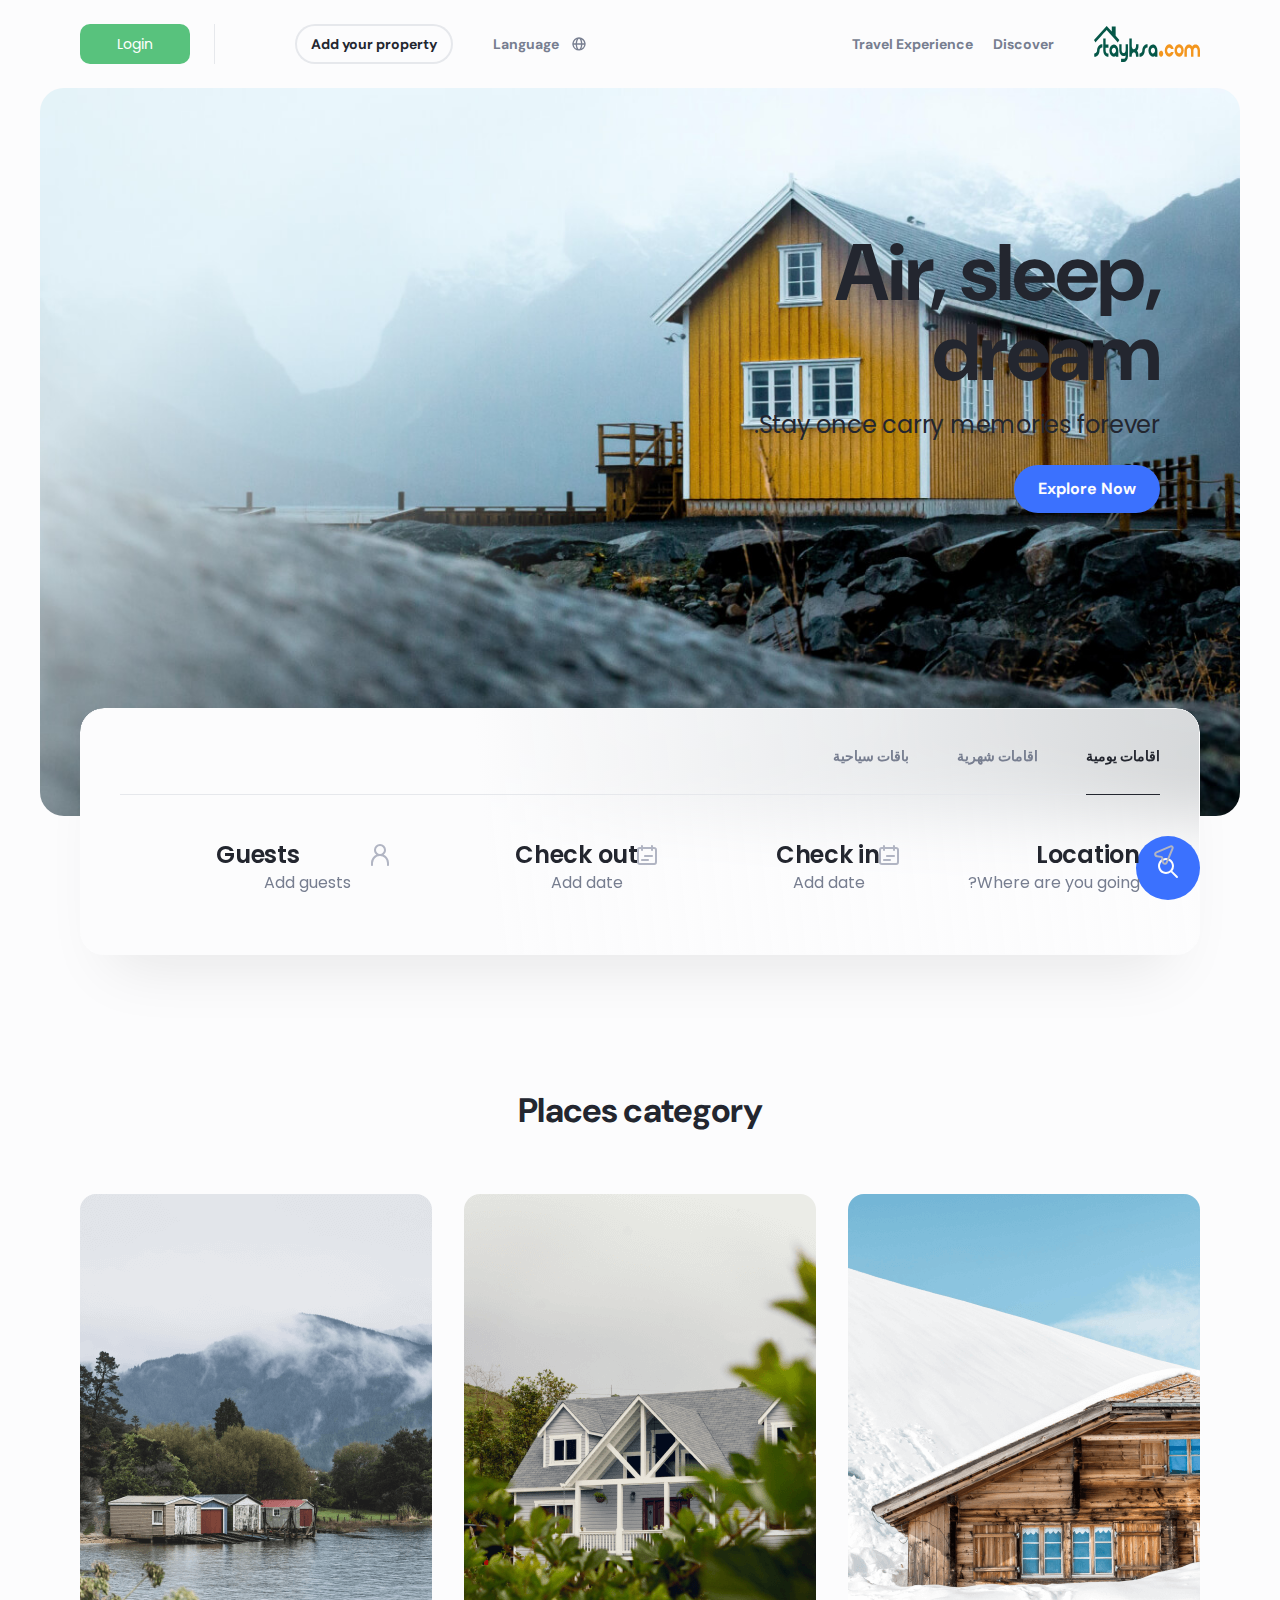
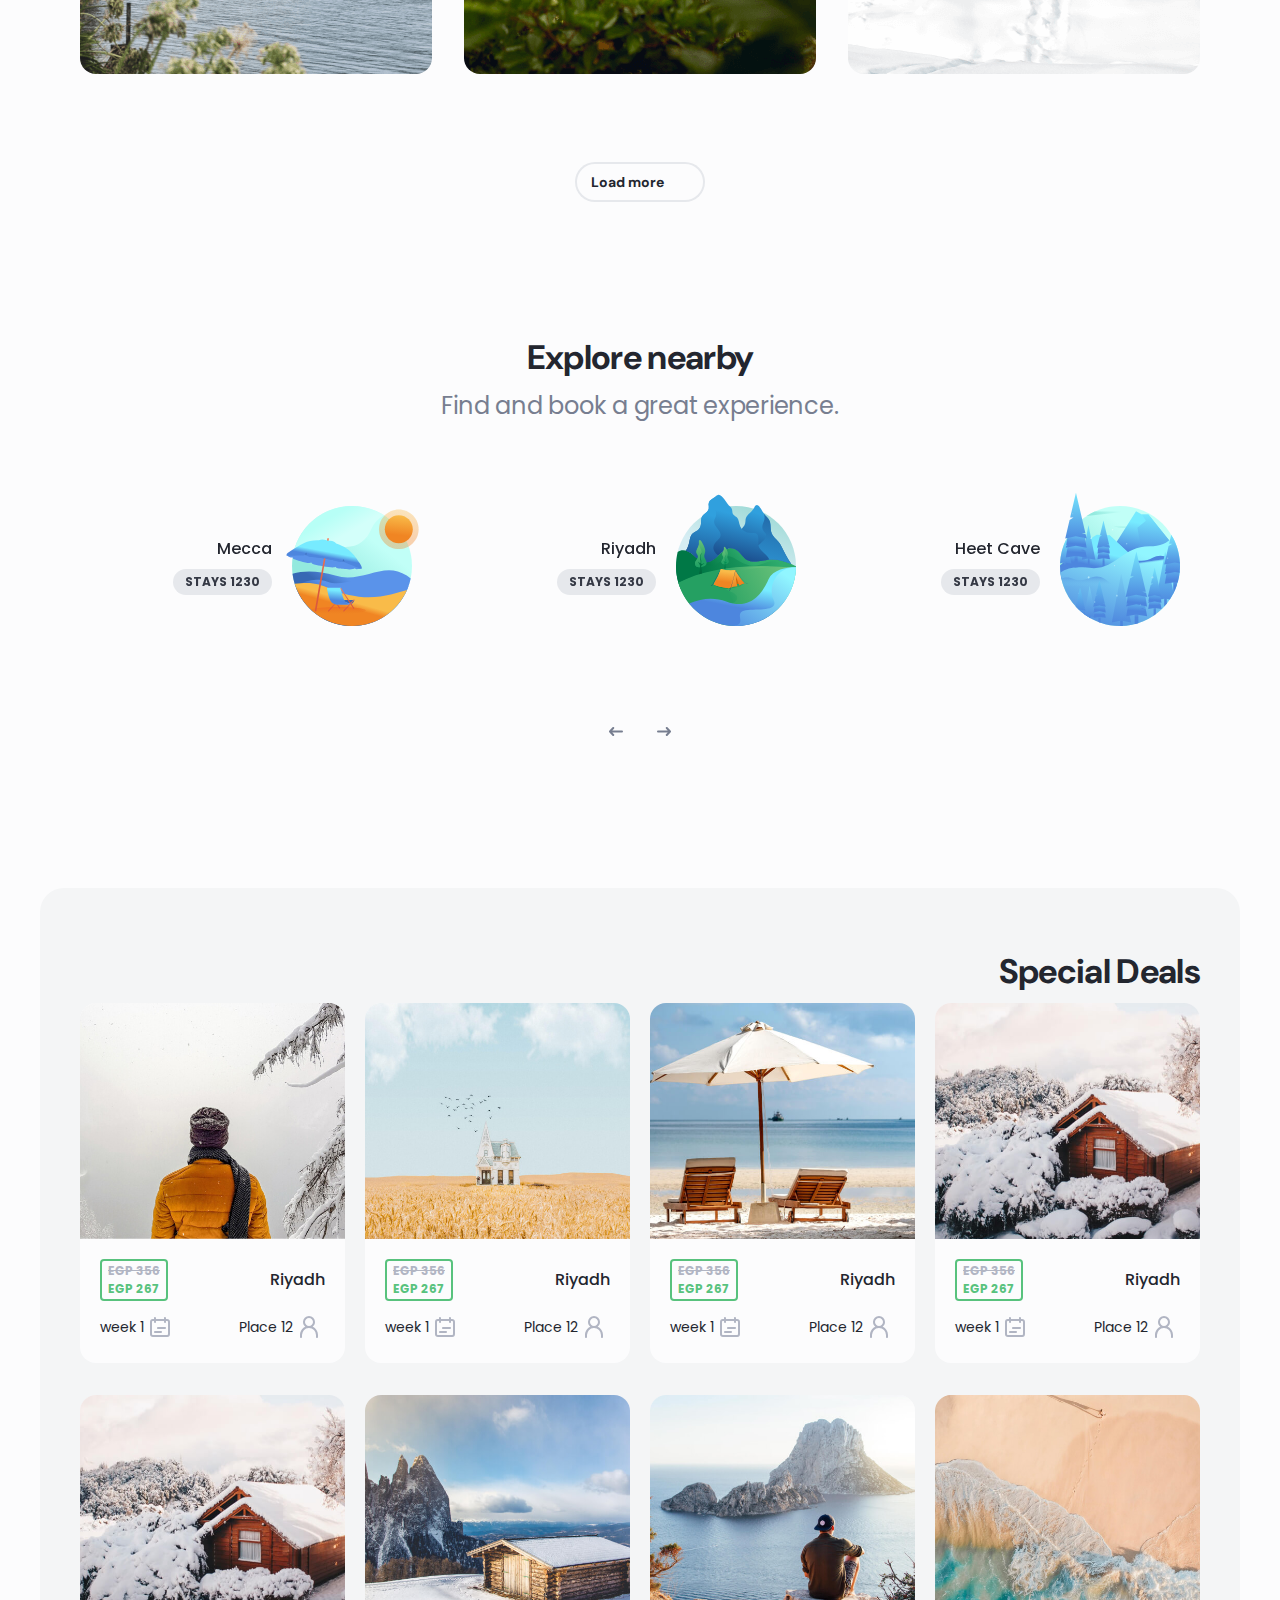
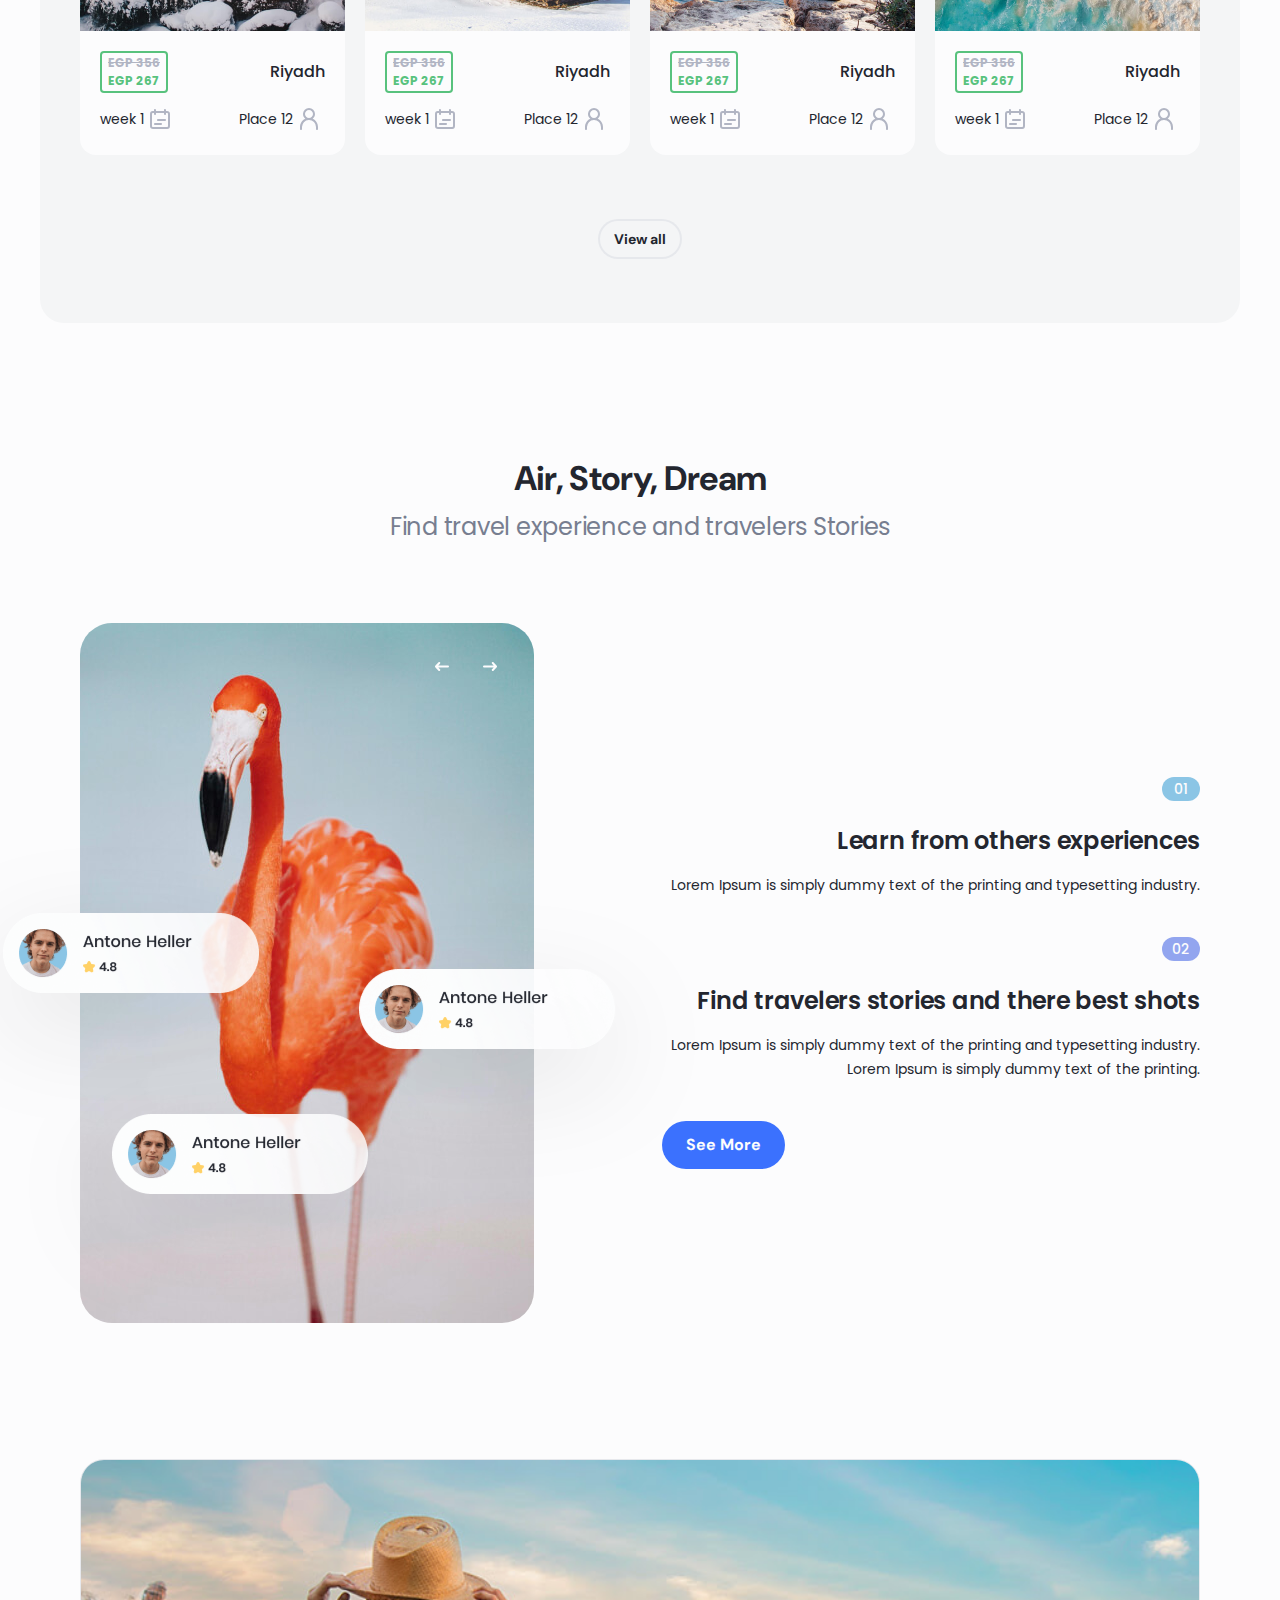
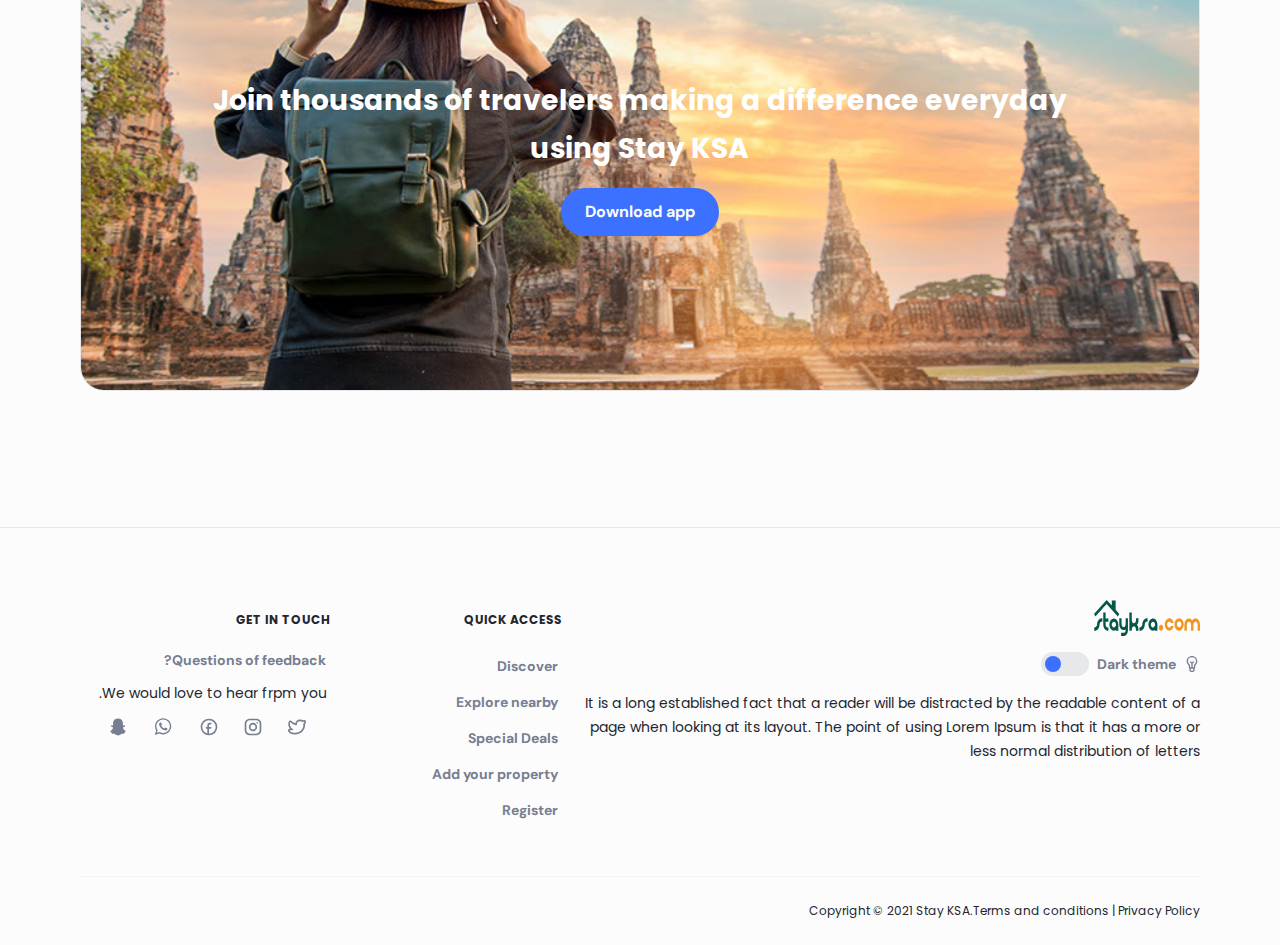
<file: index.html>
<!DOCTYPE html>
<html lang="en">
  <head>
    <meta charset="utf-8">
    <title>Stayksa</title>
    <meta http-equiv="X-UA-Compatible" content="IE=Edge">
    <meta name="viewport" content="width=device-width, initial-scale=1, maximum-scale=1.0, user-scalable=no">
    <meta name="format-detection" content="telephone=no">
    <link rel="apple-touch-icon" sizes="180x180" href="img/apple-touch-icon.png">
    <link rel="icon" type="image/png" sizes="32x32" href="img/favicon-32x32.png">
    <link rel="icon" type="image/png" sizes="16x16" href="img/favicon-16x16.png">
    <link rel="manifest" href="img/site.webmanifest">
    <link rel="mask-icon" href="img/safari-pinned-tab.svg" color="#5bbad5">
    <meta name="msapplication-TileColor" content="#da532c">
    <meta name="theme-color" content="#ffffff">
    <meta name="description" content="Epic Travel Shopping Design Kit">
    <meta name="twitter:card" content="summary">
    <meta name="twitter:site" content="@ui8">
    <meta name="twitter:title" content="Fleet – Travel Shopping UI Kit">
    <meta name="twitter:description" content="Epic Travel Shopping Design Kit">
    <meta name="twitter:creator" content="@ui8">
    <meta name="twitter:image" content="https://ui8-fleet-html.herokuapp.com/img/twitter-card.jpg">
    <meta property="og:title" content="Fleet – Travel Shopping UI Kit">
    <meta property="og:type" content="Article">
    <meta property="og:url" content="https://ui8.net/ui8/products/fleet--travel-shopping-ui-design-kit">
    <meta property="og:image" content="https://ui8-fleet-html.herokuapp.com/img/fb-og-image.jpg">
    <meta property="og:description" content="Epic Travel Shopping Design Kit">
    <meta property="og:site_name" content="Fleet – Travel Shopping UI Kit">
    <meta property="fb:admins" content="132951670226590">
    <link rel="preconnect" href="https://fonts.gstatic.com">
    <link href="https://fonts.googleapis.com/css2?family=DM+Sans:wght@700&amp;family=Poppins:wght@400;500;600;700&amp;display=swap" rel="stylesheet">
    <link rel="stylesheet" media="all" href="css/app(AR).min.css">
    <script>
      var viewportmeta = document.querySelector('meta[name="viewport"]');
      if (viewportmeta) {
        if (screen.width < 375) {
          var newScale = screen.width / 375;
          viewportmeta.content = 'width=375, minimum-scale=' + newScale + ', maximum-scale=1.0, user-scalable=no, initial-scale=' + newScale + '';
        } else {
          viewportmeta.content = 'width=device-width, maximum-scale=1.0, initial-scale=1.0';
        }
      }
    </script>
  </head>
  <body>
    <script>
      console.log(localStorage.getItem('darkMode'));
      if (localStorage.getItem('darkMode') === "on") {
        document.body.classList.add("dark");
        document.addEventListener("DOMContentLoaded", function() {
          document.querySelector('.js-theme input').checked = true;
        });
      }
    </script>
    <!-- outer-->
    <div class="outer">
      <!-- header-->
      <header class="header js-header authorization">
        <div class="header__center center"><a class="header__logo" href="index.html">
          <img class="some-icon" src="img/logo.svg" alt="Stayksa">
          <img class="some-icon-dark" src="img/logo.svg" alt="Stayksa"></a>
          <div class="header__wrapper js-header-wrapper">
            <div class="header__item header__item_dropdown js-header-item">
              <button class="header__head js-header-head">Discover
                <!-- <svg class="icon icon-arrow-down">
                  <use xlink:href="#icon-arrow-down"></use>
                </svg> -->
              </button>
              <a class="header__item" href="support.html" style="margin-left: 20px;">Travel Experience</a>
              <div class="header__body js-header-body" style="visibility: hidden;">
                <div class="header__menu"><a class="header__link active" href="index.html">
                    <svg class="icon icon-comment">
                      <use xlink:href="#icon-comment"></use>
                    </svg>Stays</a><a class="header__link" href="flights.html">
                    <svg class="icon icon-email">
                      <use xlink:href="#icon-email"></use>
                    </svg>Flights</a><a class="header__link" href="things-to-do.html">
                    <svg class="icon icon-home">
                      <use xlink:href="#icon-home"></use>
                    </svg>Things to do</a><a class="header__link" href="cars.html">
                    <svg class="icon icon-email">
                      <use xlink:href="#icon-email"></use>
                    </svg>Cars</a></div>
              </div>
            </div>
            <a class="header__item" href="support.html" style="visibility: hidden;">Support</a>
            <div class="header__item header__item_language js-header-item">
              <button class="header__head js-header-head">
                <svg class="icon icon-globe">
                  <use xlink:href="#icon-globe"></use>
                </svg>Language
              </button>
              <div class="header__body js-header-body">
                <h2 style="margin-bottom: 15px;">Choose language and currency</h2>
                <div class="header__list">
                  <form>
                    <div>
                      <details class="custom-select">
                        <summary class="radios">
                          <input type="radio" name="info" id="default" title="Currency" checked>
                          <input type="radio" name="info" id="info1" title="SuadiArabia">
                          <input type="radio" name="info" id="info2" title="Egypt">
                          <input type="radio" name="info" id="info3" title="UAE">
                          <input type="radio" name="info" id="info4" title="Kewit">
                        </summary>
                        <ul class="list">
                          <li>
                            <label for="info1">SuadiArabia</label>
                          </li>
                          <li>
                            <label for="info2">Egypt</label>
                          </li>
                          <li>
                            <label for="info3">UAE</label>
                          </li>
                          <li>
                            <label for="info4">Kewit</label>
                          </li>
                        </ul>
                      </details> 
                      
                      <details class="custom-select">
                        <summary class="radios">
                          <input type="radio" name="item" id="default" title="Currency" checked>
                          <input type="radio" name="item" id="item1" title="pound">
                          <input type="radio" name="item" id="item2" title="Reyal">
                          <input type="radio" name="item" id="item3" title="Denar">
                          <input type="radio" name="item" id="item4" title="Euro">
                        </summary>
                        <ul class="list">
                          <li>
                            <label for="item1">pound</label>
                          </li>
                          <li>
                            <label for="item2">Reyal</label>
                          </li>
                          <li>
                            <label for="item3">Denar</label>
                          </li>
                          <li>
                            <label for="item4">Euro</label>
                          </li>
                        </ul>
                      </details>
                    </div>
                    <div style="display: flex;justify-content: end;">
                      <input type="submit" value="save" class="button" style="    width: 20%;
                      margin-right: 1rem;
                      border-radius: 10px;">
                    </div>
                  </form>

                </div>
              </div>
            </div><a class="button button-stroke button-small header__button" href="list-your-property.html">Add your property</a>
          </div>
          <div class="header__item header__item_notification js-header-item" style="display:none;">
            <button class="header__head js-header-head active">
              <svg class="icon icon-notification">
                <use xlink:href="#icon-notification"></use>
              </svg>
            </button>
            <div class="header__body js-header-body">
              <div class="header__title">Notification</div>
              <div class="header__notifications"><a class="header__notification" href="message-center.html">
                  <div class="header__avatar"><img src="img/content/avatar-1.jpg" alt="Avatar"></div>
                  <div class="header__details">
                    <div class="header__subtitle">Kohaku Tora</div>
                    <div class="header__content">just sent you a message</div>
                    <div class="header__date">1 minute ago</div>
                    <div class="header__status" style="background-color: #3B71FE;"></div>
                  </div></a><a class="header__notification" href="message-center.html">
                  <div class="header__avatar"><img src="img/content/avatar-1.jpg" alt="Avatar"></div>
                  <div class="header__details">
                    <div class="header__subtitle">Kohaku Tora</div>
                    <div class="header__content">just sent you a message</div>
                    <div class="header__date">3 hours ago</div>
                    <div class="header__status" style="background-color: #3B71FE;"></div>
                  </div></a></div>
            </div>
          </div><a class="header__login js-popup-open" href="#popup-login" data-effect="mfp-zoom-in">
          Login 
          </a>
          <div class="header__item header__item_user js-header-item">
            <button class="header__head js-header-head"><img src="img/content/avatar-2.jpg" alt="Avatar"></button>
            <div class="header__body js-header-body">
              <div class="header__group">
                <div class="header__menu"><a class="header__link" href="message-center.html">
                    <svg class="icon icon-comment">
                      <use xlink:href="#icon-comment"></use>
                    </svg>Messages</a><a class="header__link" href="bookings-list.html">
                    <svg class="icon icon-home">
                      <use xlink:href="#icon-home"></use>
                    </svg>Bookings</a><a class="header__link" href="wishlists.html">
                    <svg class="icon icon-email">
                      <use xlink:href="#icon-email"></use>
                    </svg>Wishlists</a></div>
                <div class="header__menu"><a class="header__link" href="list-your-property.html">
                    <svg class="icon icon-building">
                      <use xlink:href="#icon-building"></use>
                    </svg>List your property</a><a class="header__link" href="host-an-experience.html">
                    <svg class="icon icon-flag">
                      <use xlink:href="#icon-flag"></use>
                    </svg>Host an experience</a></div>
              </div>
              <div class="header__btns"><a class="button button-small header__button" href="account-setting.html">Account</a>
                <button class="button-stroke button-small header__button">Log out</button>
              </div>
            </div>
          </div>
          <button class="header__burger js-header-burger"></button>
        </div>
      </header>
      <!-- outer content-->
      <!-- outer content-->
      <div class="outer__inner">
        <div class="section main main_stays">
          <div class="main__center center">
            <div class="main__preview">
              <picture>
                <source media="(max-width: 767px)" srcSet="img/content/main-pic-mobile-1.jpg"><img src="img/content/main-pic-1.jpg" alt="Main">
              </picture>
              <div class="main__wrap">
                <h1 class="main__title hero">Air, sleep, dream</h1>
                <div class="main__info info">Stay once carry memories forever.</div><a class="button main__button" href="stays-category.html">Explore Now</a>
              </div>
            </div>
            <div class="panel panel_stays">
              <div class="panel__background"></div>
              <div class="panel__nav">
                <a class="panel__link active" data-class=".onediv" >اقامات يومية</a>
                <a class="panel__link pn_months" data-class=".twodiv">اقامات شهرية </a>
                <a class="panel__link pn_travel" data-class=".threediv">باقات سياحية</a></div>
              <div class="panel__body">
                <div class="panel__row onediv">
                  <div class="location js-location">
                    <div class="location__head js-location-head">
                      <div class="location__icon">
                        <svg class="icon icon-location">
                          <use xlink:href="#icon-location"></use>
                        </svg>
                      </div>
                      <input class="location__input js-location-input" type="text" name="location" autocomplete="off" placeholder="Location"/>
                      <div class="location__description">Where are you going?</div>
                      <button class="location__clear js-location-clear">
                        <svg class="icon icon-close-circle">
                          <use xlink:href="#icon-close-circle"></use>
                        </svg>
                      </button>
                    </div>
                    <div class="location__body js-location-body">
                      <div class="location__list"><a class="location__item js-location-item" href="#">New York, NY</a><a class="location__item js-location-item" href="#">New York, Manhattan</a><a class="location__item js-location-item" href="#">New Zealand</a><a class="location__item js-location-item" href="#">New Smyrna Beach, FL</a><a class="location__item js-location-item" href="#">Newark, NJ</a></div>
                    </div>
                  </div>
                  <div class="datepicker js-date-range" data-format="MMM DD, YYYY" data-container=".datepicker">
                    <div class="datepicker__list">
                      <div class="datepicker__item">
                        <input class="datepicker__input js-date-from" type="text" placeholder="Check in" readonly="readonly"/>
                        <div class="datepicker__icon">
                          <svg class="icon icon-calendar">
                            <use xlink:href="#icon-calendar"></use>
                          </svg>
                        </div>
                        <div class="datepicker__description">Add date</div>
                      </div>
                      <div class="datepicker__item">
                        <input class="datepicker__input js-date-to" type="text" placeholder="Check out" readonly="readonly"/>
                        <div class="datepicker__icon">
                          <svg class="icon icon-calendar">
                            <use xlink:href="#icon-calendar"></use>
                          </svg>
                        </div>
                        <div class="datepicker__description">Add date</div>
                      </div>
                    </div>
                  </div>
                  <div class="travelers js-travelers">
                    <div class="travelers__head js-travelers-head">
                      <div class="travelers__icon">
                        <svg class="icon icon-user">
                          <use xlink:href="#icon-user"></use>
                        </svg>
                      </div>
                      <div class="travelers__content js-travelers-content">Guests</div>
                      <div class="travelers__description">Add guests</div>
                    </div>
                    <div class="travelers__body js-travelers-body">
                      <div class="travelers__item">
                        <div class="travelers__details">
                          <div class="travelers__category">Adults</div>
                          <div class="travelers__text">Ages 13 or above</div>
                        </div>
                        <div class="counter js-counter" data-min="0">
                          <button class="counter__button js-counter-button js-counter-minus disabled" type="button">
                            <svg class="icon icon-minus-circle">
                              <use xlink:href="#icon-minus-circle"></use>
                            </svg>
                          </button>
                          <div class="counter__value js-counter-value"></div>
                          <button class="counter__button js-counter-button js-counter-plus" type="button">
                            <svg class="icon icon-plus-circle">
                              <use xlink:href="#icon-plus-circle"></use>
                            </svg>
                          </button>
                          <input class="js-counter-input js-counter-result js-counter-adults" type="hidden"/>
                        </div>
                      </div>
                      <div class="travelers__item">
                        <div class="travelers__details">
                          <div class="travelers__category">Children</div>
                          <div class="travelers__text">Ages 2 - 12</div>
                        </div>
                        <div class="counter js-counter" data-min="0">
                          <button class="counter__button js-counter-button js-counter-minus disabled" type="button">
                            <svg class="icon icon-minus-circle">
                              <use xlink:href="#icon-minus-circle"></use>
                            </svg>
                          </button>
                          <div class="counter__value js-counter-value"></div>
                          <button class="counter__button js-counter-button js-counter-plus" type="button">
                            <svg class="icon icon-plus-circle">
                              <use xlink:href="#icon-plus-circle"></use>
                            </svg>
                          </button>
                          <input class="js-counter-input js-counter-result js-counter-children" type="hidden"/>
                        </div>
                      </div>
                      <div class="travelers__item">
                        <div class="travelers__details">
                          <div class="travelers__category">Adults</div>
                          <div class="travelers__text">Under 2</div>
                        </div>
                        <div class="counter js-counter" data-min="0">
                          <button class="counter__button js-counter-button js-counter-minus disabled" type="button">
                            <svg class="icon icon-minus-circle">
                              <use xlink:href="#icon-minus-circle"></use>
                            </svg>
                          </button>
                          <div class="counter__value js-counter-value"></div>
                          <button class="counter__button js-counter-button js-counter-plus" type="button">
                            <svg class="icon icon-plus-circle">
                              <use xlink:href="#icon-plus-circle"></use>
                            </svg>
                          </button>
                          <input class="js-counter-input js-counter-result js-counter-babies" type="hidden"/>
                        </div>
                      </div>
                    </div>
                  </div><a class="panel__search" href="stays-category.html">
                    <svg class="icon icon-search">
                      <use xlink:href="#icon-search"></use>
                    </svg></a>
                </div>
                <div class="panel__row twodiv" style="display: none;">
                  <div class="location js-location">
                    <div class="location__head js-location-head">
                      <div class="location__icon">
                        <svg class="icon icon-location">
                          <use xlink:href="#icon-location"></use>
                        </svg>
                      </div>
                      <input class="location__input js-location-input" type="text" name="location" autocomplete="off" placeholder="Location"/>
                      <div class="location__description">Where are you going?</div>
                      <button class="location__clear js-location-clear">
                        <svg class="icon icon-close-circle">
                          <use xlink:href="#icon-close-circle"></use>
                        </svg>
                      </button>
                    </div>
                    <div class="location__body js-location-body">
                      <div class="location__list"><a class="location__item js-location-item" href="#">New York, NY</a><a class="location__item js-location-item" href="#">New York, Manhattan</a><a class="location__item js-location-item" href="#">New Zealand</a><a class="location__item js-location-item" href="#">New Smyrna Beach, FL</a><a class="location__item js-location-item" href="#">Newark, NJ</a></div>
                    </div>
                  </div>
                  <div class="datepicker1 jss-date-range" data-format="MMM DD, YYYY" data-container=".datepicker1">
                    <div class="datepicker__list">
                      <div class="datepicker__item">
                        <input class="datepicker__input js-date-fromm" type="text" placeholder="Check in" readonly="readonly"/>
                        <div class="datepicker__icon">
                          <svg class="icon icon-calendar">
                            <use xlink:href="#icon-calendar"></use>
                          </svg>
                        </div>
                        <div class="datepicker__description">Add date</div>
                      </div>
                      <div class="datepicker__item">
                        <input class="datepicker__input js-date-too" type="text" placeholder="Check out" readonly="readonly"/>
                        <div class="datepicker__icon">
                          <svg class="icon icon-calendar">
                            <use xlink:href="#icon-calendar"></use>
                          </svg>
                        </div>
                        <div class="datepicker__description">Add date</div>
                      </div>
                    </div>
                  </div>
                  <div class="travelers js-travelers">
                    <div class="travelers__head js-travelers-head">
                      <div class="travelers__icon">
                        <svg class="icon icon-user">
                          <use xlink:href="#icon-user"></use>
                        </svg>
                      </div>
                      <div class="travelers__content js-travelers-content">Guests</div>
                      <div class="travelers__description">Add guests</div>
                    </div>
                    <div class="travelers__body js-travelers-body">
                      <div class="travelers__item">
                        <div class="travelers__details">
                          <div class="travelers__category">Adults</div>
                          <div class="travelers__text">Ages 13 or above</div>
                        </div>
                        <div class="counter js-counter" data-min="0">
                          <button class="counter__button js-counter-button js-counter-minus disabled" type="button">
                            <svg class="icon icon-minus-circle">
                              <use xlink:href="#icon-minus-circle"></use>
                            </svg>
                          </button>
                          <div class="counter__value js-counter-value"></div>
                          <button class="counter__button js-counter-button js-counter-plus" type="button">
                            <svg class="icon icon-plus-circle">
                              <use xlink:href="#icon-plus-circle"></use>
                            </svg>
                          </button>
                          <input class="js-counter-input js-counter-result js-counter-adults" type="hidden"/>
                        </div>
                      </div>
                      <div class="travelers__item">
                        <div class="travelers__details">
                          <div class="travelers__category">Children</div>
                          <div class="travelers__text">Ages 2 - 12</div>
                        </div>
                        <div class="counter js-counter" data-min="0">
                          <button class="counter__button js-counter-button js-counter-minus disabled" type="button">
                            <svg class="icon icon-minus-circle">
                              <use xlink:href="#icon-minus-circle"></use>
                            </svg>
                          </button>
                          <div class="counter__value js-counter-value"></div>
                          <button class="counter__button js-counter-button js-counter-plus" type="button">
                            <svg class="icon icon-plus-circle">
                              <use xlink:href="#icon-plus-circle"></use>
                            </svg>
                          </button>
                          <input class="js-counter-input js-counter-result js-counter-children" type="hidden"/>
                        </div>
                      </div>
                      <div class="travelers__item">
                        <div class="travelers__details">
                          <div class="travelers__category">Adults</div>
                          <div class="travelers__text">Under 2</div>
                        </div>
                        <div class="counter js-counter" data-min="0">
                          <button class="counter__button js-counter-button js-counter-minus disabled" type="button">
                            <svg class="icon icon-minus-circle">
                              <use xlink:href="#icon-minus-circle"></use>
                            </svg>
                          </button>
                          <div class="counter__value js-counter-value"></div>
                          <button class="counter__button js-counter-button js-counter-plus" type="button">
                            <svg class="icon icon-plus-circle">
                              <use xlink:href="#icon-plus-circle"></use>
                            </svg>
                          </button>
                          <input class="js-counter-input js-counter-result js-counter-babies" type="hidden"/>
                        </div>
                      </div>
                    </div>
                  </div><a class="panel__search" href="stays-category.html">
                    <svg class="icon icon-search">
                      <use xlink:href="#icon-search"></use>
                    </svg></a>
                </div>
                <div class="panel__row threediv" style="display: none;">
                  <div class="location js-location">
                    <div class="location__head js-location-head">
                      <div class="location__icon">
                        <svg class="icon icon-location">
                          <use xlink:href="#icon-location"></use>
                        </svg>
                      </div>
                      <input class="location__input js-location-input" type="text" name="location" autocomplete="off" placeholder="Location"/>
                      <div class="location__description">Where are you going?</div>
                      <button class="location__clear js-location-clear">
                        <svg class="icon icon-close-circle">
                          <use xlink:href="#icon-close-circle"></use>
                        </svg>
                      </button>
                    </div>
                    <div class="location__body js-location-body">
                      <div class="location__list"><a class="location__item js-location-item" href="#">New York, NY</a><a class="location__item js-location-item" href="#">New York, Manhattan</a><a class="location__item js-location-item" href="#">New Zealand</a><a class="location__item js-location-item" href="#">New Smyrna Beach, FL</a><a class="location__item js-location-item" href="#">Newark, NJ</a></div>
                    </div>
                  </div>
                  <div class="datepicker1 jss-date-range" data-format="MMM DD, YYYY" data-container=".datepicker1">
                    <div class="datepicker__list">
                      <div class="datepicker__item">
                        <input class="datepicker__input js-date-fromm" type="text" placeholder="Check in" readonly="readonly"/>
                        <div class="datepicker__icon">
                          <svg class="icon icon-calendar">
                            <use xlink:href="#icon-calendar"></use>
                          </svg>
                        </div>
                        <div class="datepicker__description">Add date</div>
                      </div>
                      <div class="datepicker__item">
                        <input class="datepicker__input js-date-too" type="text" placeholder="Check out" readonly="readonly"/>
                        <div class="datepicker__icon">
                          <svg class="icon icon-calendar">
                            <use xlink:href="#icon-calendar"></use>
                          </svg>
                        </div>
                        <div class="datepicker__description">Add date</div>
                      </div>
                    </div>
                  </div>
                  <div class="travelers js-travelers">
                    <div class="travelers__head js-travelers-head">
                      <div class="travelers__icon">
                        <svg class="icon icon-user">
                          <use xlink:href="#icon-user"></use>
                        </svg>
                      </div>
                      <div class="travelers__content js-travelers-content">Guests</div>
                      <div class="travelers__description">Add guests</div>
                    </div>
                    <div class="travelers__body js-travelers-body">
                      <div class="travelers__item">
                        <div class="travelers__details">
                          <div class="travelers__category">Adults</div>
                          <div class="travelers__text">Ages 13 or above</div>
                        </div>
                        <div class="counter js-counter" data-min="0">
                          <button class="counter__button js-counter-button js-counter-minus disabled" type="button">
                            <svg class="icon icon-minus-circle">
                              <use xlink:href="#icon-minus-circle"></use>
                            </svg>
                          </button>
                          <div class="counter__value js-counter-value"></div>
                          <button class="counter__button js-counter-button js-counter-plus" type="button">
                            <svg class="icon icon-plus-circle">
                              <use xlink:href="#icon-plus-circle"></use>
                            </svg>
                          </button>
                          <input class="js-counter-input js-counter-result js-counter-adults" type="hidden"/>
                        </div>
                      </div>
                      <div class="travelers__item">
                        <div class="travelers__details">
                          <div class="travelers__category">Children</div>
                          <div class="travelers__text">Ages 2 - 12</div>
                        </div>
                        <div class="counter js-counter" data-min="0">
                          <button class="counter__button js-counter-button js-counter-minus disabled" type="button">
                            <svg class="icon icon-minus-circle">
                              <use xlink:href="#icon-minus-circle"></use>
                            </svg>
                          </button>
                          <div class="counter__value js-counter-value"></div>
                          <button class="counter__button js-counter-button js-counter-plus" type="button">
                            <svg class="icon icon-plus-circle">
                              <use xlink:href="#icon-plus-circle"></use>
                            </svg>
                          </button>
                          <input class="js-counter-input js-counter-result js-counter-children" type="hidden"/>
                        </div>
                      </div>
                      <div class="travelers__item">
                        <div class="travelers__details">
                          <div class="travelers__category">Adults</div>
                          <div class="travelers__text">Under 2</div>
                        </div>
                        <div class="counter js-counter" data-min="0">
                          <button class="counter__button js-counter-button js-counter-minus disabled" type="button">
                            <svg class="icon icon-minus-circle">
                              <use xlink:href="#icon-minus-circle"></use>
                            </svg>
                          </button>
                          <div class="counter__value js-counter-value"></div>
                          <button class="counter__button js-counter-button js-counter-plus" type="button">
                            <svg class="icon icon-plus-circle">
                              <use xlink:href="#icon-plus-circle"></use>
                            </svg>
                          </button>
                          <input class="js-counter-input js-counter-result js-counter-babies" type="hidden"/>
                        </div>
                      </div>
                    </div>
                  </div><a class="panel__search" href="stays-category.html">
                    <svg class="icon icon-search">
                      <use xlink:href="#icon-search"></use>
                    </svg></a>
                </div>
              </div>
            </div>
          </div>
        </div>
        <div class="section live">
          <div class="live__center center">
            <div class="live__head">
              <h2 class="live__title h2">Places category</h2>
            </div>
            <div class="live__wrapper">
              <div class="live__slider js-slider-live js-slider-resize"><a class="live__item" href="stays-category.html">
                  <div class="live__preview"><img srcSet="img/content/live-pic-1@2x.png 2x" src="img/content/live-pic-1.png" alt="Live"></div>
        
              </a><a class="live__item" href="stays-category.html">
                  <div class="live__preview"><img srcSet="img/content/live-pic-2@2x.png 2x" src="img/content/live-pic-2.png" alt="Live"></div>
              </a><a class="live__item" href="stays-category.html">
                  <div class="live__preview"><img srcSet="img/content/live-pic-3@2x.png 2x" src="img/content/live-pic-3.png" alt="Live"></div>
          </a><a class="live__item" href="stays-category.html">
                  <div class="live__preview"><img srcSet="img/content/live-pic-2@2x.png 2x" src="img/content/live-pic-2.png" alt="Live"></div>
             </a><a class="live__item" href="stays-category.html">
                  <div class="live__preview"><img srcSet="img/content/live-pic-1@2x.png 2x" src="img/content/live-pic-1.png" alt="Live"></div>
 </a><a class="live__item" href="stays-category.html">
                  <div class="live__preview"><img srcSet="img/content/live-pic-3@2x.png 2x" src="img/content/live-pic-3.png" alt="Live"></div>
             </a></div>
            </div>
            <div class="live__btns">
              <button class="button-stroke button-small live__button">
                <div class="loader"></div><span>Load more</span>
              </button>
            </div>
          </div>
        </div>
        <div class="section adventure">
          <div class="adventure__center center">
            <div class="adventure__head">
              <h2 class="adventure__title h2">Explore nearby</h2>
              <div class="adventure__info info">Find and book a great experience.</div>
            </div>
            <div class="adventure__wrapper">
              <div class="adventure__slider js-slider-adventure">
                                <div class="adventure__item">
                                  <div class="adventure__preview"><img src="img/content/adventure-pic-1.svg" alt="Adventure"></div>
                                  <div class="adventure__details">
                                    <div class="adventure__subtitle">Mecca</div><a class="status adventure__places" href="stays-category.html"><span>1230</span> Stays</a>
                                  </div>
                                </div>
                                <div class="adventure__item">
                                  <div class="adventure__preview"><img src="img/content/adventure-pic-2.svg" alt="Adventure"></div>
                                  <div class="adventure__details">
                                    <div class="adventure__subtitle">Riyadh</div><a class="status adventure__places" href="stays-category.html"><span>1230</span> Stays</a>
                                  </div>
                                </div>
                                <div class="adventure__item">
                                  <div class="adventure__preview"><img src="img/content/adventure-pic-3.svg" alt="Adventure"></div>
                                  <div class="adventure__details">
                                    <div class="adventure__subtitle">Heet Cave</div><a class="status adventure__places" href="stays-category.html"><span>1230</span> Stays</a>
                                  </div>
                                </div>
                                <div class="adventure__item">
                                  <div class="adventure__preview"><img src="img/content/adventure-pic-1.svg" alt="Adventure"></div>
                                  <div class="adventure__details">
                                    <div class="adventure__subtitle">Hurghada</div><a class="status adventure__places" href="stays-category.html"><span>1230</span> Stays</a>
                                  </div>
                                </div>
                                <div class="adventure__item">
                                  <div class="adventure__preview"><img src="img/content/adventure-pic-2.svg" alt="Adventure"></div>
                                  <div class="adventure__details">
                                    <div class="adventure__subtitle">Sharm El Sheikh</div><a class="status adventure__places" href="stays-category.html"><span>1230</span> Stays</a>
                                  </div>
                                </div>
                                <div class="adventure__item">
                                  <div class="adventure__preview"><img src="img/content/adventure-pic-3.svg" alt="Adventure"></div>
                                  <div class="adventure__details">
                                    <div class="adventure__subtitle">Jaddah</div><a class="status adventure__places" href="stays-category.html"><span>1230</span> Stays</a>
                                  </div>
                                </div>
              </div>
            </div>
          </div>
        </div>
        <div class="section travels">
          <div class="travels__center center">
            <div class="travels__wrapper">
              <h2 class="travels__title h2">Special Deals</h2>
            
              <div class="travels__list">
                <a class="travels__card" href="stays-product.html">
                                  <div class="travels__preview"><img srcSet="img/content/catalog-pic-1.jpg 2x" src="img/content/catalog-pic-1@2x.jpg" alt="Card"></div>
                                  <div class="travels__body">
                                    <div class="travels__line">
                                      <div class="travels__details">
                                        <div class="travels__subtitle">Riyadh</div>
                                       
                                  
                                      </div>
                                      <div class="travels__price">
                                        <div class="travels__old">356 EGP</div>
                                        <div class="travels__actual">267 EGP</div>
                                      </div>
                                    </div>
                                    <div class="details_offers">
                                      <div class="places_deals"> <div class="receipt__icon">
                                         <svg class="icon icon-user">
                                           <use xlink:href="#icon-user"></use>
                                         </svg>                                        
                                       </div> 12 Place
                                     </div>
                                     <div class="places_deals"> <div class="receipt__icon">
                                       <svg class="icon icon-calendar">
                                         <use xlink:href="#icon-calendar"></use>
                                       </svg>
                                      
                                     </div> 1 week
                                   </div>
                                   </div>
                                
                                  </div></a><a class="travels__card" href="stays-product.html">
                                  <div class="travels__preview"><img srcSet="img/content/catalog-pic-2.jpg 2x" src="img/content/catalog-pic-2@2x.jpg" alt="Card"></div>
                                  <div class="travels__body">
                                    <div class="travels__line">
                                      <div class="travels__details">
                                        <div class="travels__subtitle">Riyadh</div>
                                       
                                  
                                      </div>
                                      <div class="travels__price">
                                        <div class="travels__old">356 EGP</div>
                                        <div class="travels__actual">267 EGP</div>
                                      </div>
                                    </div>
                                    <div class="details_offers">
                                      <div class="places_deals"> <div class="receipt__icon">
                                         <svg class="icon icon-user">
                                           <use xlink:href="#icon-user"></use>
                                         </svg>                                        
                                       </div> 12 Place
                                     </div>
                                     <div class="places_deals"> <div class="receipt__icon">
                                       <svg class="icon icon-calendar">
                                         <use xlink:href="#icon-calendar"></use>
                                       </svg>
                                      
                                     </div> 1 week
                                   </div>
                                   </div>
                                
                                  </div></a><a class="travels__card" href="stays-product.html">
                                  <div class="travels__preview"><img srcSet="img/content/catalog-pic-3.jpg 2x" src="img/content/catalog-pic-3@2x.jpg" alt="Card"></div>
                                  <div class="travels__body">
                                    <div class="travels__line">
                                      <div class="travels__details">
                                        <div class="travels__subtitle">Riyadh</div>
                                       
                                  
                                      </div>
                                      <div class="travels__price">
                                        <div class="travels__old">356 EGP</div>
                                        <div class="travels__actual">267 EGP</div>
                                      </div>
                                    </div>
                                    <div class="details_offers">
                                      <div class="places_deals"> <div class="receipt__icon">
                                         <svg class="icon icon-user">
                                           <use xlink:href="#icon-user"></use>
                                         </svg>                                        
                                       </div> 12 Place
                                     </div>
                                     <div class="places_deals"> <div class="receipt__icon">
                                       <svg class="icon icon-calendar">
                                         <use xlink:href="#icon-calendar"></use>
                                       </svg>
                                      
                                     </div> 1 week
                                   </div>
                                   </div>
                                
                                  </div></a><a class="travels__card" href="stays-product.html">
                                  <div class="travels__preview"><img srcSet="img/content/catalog-pic-4.jpg 2x" src="img/content/catalog-pic-4@2x.jpg" alt="Card"></div>
                                  <div class="travels__body">
                                    <div class="travels__line">
                                      <div class="travels__details">
                                        <div class="travels__subtitle">Riyadh</div>
                                       
                                  
                                      </div>
                                      <div class="travels__price">
                                        <div class="travels__old">356 EGP</div>
                                        <div class="travels__actual">267 EGP</div>
                                      </div>
                                    </div>
                                    <div class="details_offers">
                                      <div class="places_deals"> <div class="receipt__icon">
                                         <svg class="icon icon-user">
                                           <use xlink:href="#icon-user"></use>
                                         </svg>                                        
                                       </div> 12 Place
                                     </div>
                                     <div class="places_deals"> <div class="receipt__icon">
                                       <svg class="icon icon-calendar">
                                         <use xlink:href="#icon-calendar"></use>
                                       </svg>
                                      
                                     </div> 1 week
                                   </div>
                                   </div>
                                
                                  </div></a><a class="travels__card" href="stays-product.html">
                                  <div class="travels__preview"><img srcSet="img/content/catalog-pic-5.jpg 2x" src="img/content/catalog-pic-5@2x.jpg" alt="Card"></div>
                                  <div class="travels__body">
                                    <div class="travels__line">
                                      <div class="travels__details">
                                        <div class="travels__subtitle">Riyadh</div>
                                       
                                  
                                      </div>
                                      <div class="travels__price">
                                        <div class="travels__old">356 EGP</div>
                                        <div class="travels__actual">267 EGP</div>
                                      </div>
                                    </div>
                                    <div class="details_offers">
                                      <div class="places_deals"> <div class="receipt__icon">
                                         <svg class="icon icon-user">
                                           <use xlink:href="#icon-user"></use>
                                         </svg>                                        
                                       </div> 12 Place
                                     </div>
                                     <div class="places_deals"> <div class="receipt__icon">
                                       <svg class="icon icon-calendar">
                                         <use xlink:href="#icon-calendar"></use>
                                       </svg>
                                      
                                     </div> 1 week
                                   </div>
                                   </div>
                                
                                  </div></a><a class="travels__card" href="stays-product.html">
                                  <div class="travels__preview"><img srcSet="img/content/catalog-pic-6.jpg 2x" src="img/content/catalog-pic-6@2x.jpg" alt="Card"></div>
                                  <div class="travels__body">
                                    <div class="travels__line">
                                      <div class="travels__details">
                                        <div class="travels__subtitle">Riyadh</div>
                                       
                                  
                                      </div>
                                      <div class="travels__price">
                                        <div class="travels__old">356 EGP</div>
                                        <div class="travels__actual">267 EGP</div>
                                      </div>
                                    </div>
                                    <div class="details_offers">
                                      <div class="places_deals"> <div class="receipt__icon">
                                         <svg class="icon icon-user">
                                           <use xlink:href="#icon-user"></use>
                                         </svg>                                        
                                       </div> 12 Place
                                     </div>
                                     <div class="places_deals"> <div class="receipt__icon">
                                       <svg class="icon icon-calendar">
                                         <use xlink:href="#icon-calendar"></use>
                                       </svg>
                                      
                                     </div> 1 week
                                   </div>
                                   </div>
                                
                                  </div></a><a class="travels__card" href="stays-product.html">
                                  <div class="travels__preview"><img srcSet="img/content/catalog-pic-7.jpg 2x" src="img/content/catalog-pic-7@2x.jpg" alt="Card"></div>
                                  <div class="travels__body">
                                    <div class="travels__line">
                                      <div class="travels__details">
                                        <div class="travels__subtitle">Riyadh</div>
                                       
                                  
                                      </div>
                                      <div class="travels__price">
                                        <div class="travels__old">356 EGP</div>
                                        <div class="travels__actual">267 EGP</div>
                                      </div>
                                    </div>
                                    <div class="details_offers">
                                      <div class="places_deals"> <div class="receipt__icon">
                                         <svg class="icon icon-user">
                                           <use xlink:href="#icon-user"></use>
                                         </svg>                                        
                                       </div> 12 Place
                                     </div>
                                     <div class="places_deals"> <div class="receipt__icon">
                                       <svg class="icon icon-calendar">
                                         <use xlink:href="#icon-calendar"></use>
                                       </svg>
                                      
                                     </div> 1 week
                                   </div>
                                   </div>
                                
                                  </div></a><a class="travels__card" href="stays-product.html">
                                  <div class="travels__preview"><img srcSet="img/content/catalog-pic-1.jpg 2x" src="img/content/catalog-pic-1@2x.jpg" alt="Card"></div>
                                  <div class="travels__body">
                                    <div class="travels__line">
                                      <div class="travels__details">
                                        <div class="travels__subtitle">Riyadh</div>
                                       
                                  
                                      </div>
                                      <div class="travels__price">
                                        <div class="travels__old">356 EGP</div>
                                        <div class="travels__actual">267 EGP</div>
                                      </div>
                                    </div>
                                    <div class="details_offers">
                                      <div class="places_deals"> <div class="receipt__icon">
                                         <svg class="icon icon-user">
                                           <use xlink:href="#icon-user"></use>
                                         </svg>                                        
                                       </div> 12 Place
                                     </div>
                                     <div class="places_deals"> <div class="receipt__icon">
                                       <svg class="icon icon-calendar">
                                         <use xlink:href="#icon-calendar"></use>
                                       </svg>
                                      
                                     </div> 1 week
                                   </div>
                                   </div>
                                
                                  </div></a>
              </div>
              <div class="travels__btns"><a class="button-stroke button-small" href="stays-category.html">View all</a></div>
            </div>
          </div>
        </div>
        <div class="section travel">
          <div class="travel__center center">
            <div class="travel__head">
              <h2 class="travel__title h2">Air, Story, Dream</h2>
              <div class="travel__info info">Find travel experience and travelers Stories</div>
            </div>
            <div class="travel__row">
              <div class="travel__col">
                <div class="travel__list">
                  <div class="travel__item">
                    <div class="travel__number" style="background-color: #8BC5E5;">01</div>
                    <div class="travel__subtitle">Learn from others experiences</div>
                    <div class="travel__content">Lorem Ipsum is simply dummy text of the printing and typesetting industry.</div>
                  </div>
                  <div class="travel__item">
                    <div class="travel__number" style="background-color: #92A5EF;">02</div>
                    <div class="travel__subtitle">Find travelers stories and there best shots</div>
                    <div class="travel__content">Lorem Ipsum is simply dummy text of the printing and typesetting 
                      industry. Lorem Ipsum is simply dummy text of the printing.</div>
                  </div>
                </div><a class="button travel__button" href="stays-category.html">See More</a>
              </div>
              <div class="travel__col">
                <div class="travel__wrapper">
                  <div class="travel__slider js-slider-travel">
                    <div class="travel__gallery">
                      <div class="travel__bg"><img srcSet="img/content/travel-pic-1@2x.jpg 2x" src="img/content/travel-pic-1.jpg" alt="Travel"></div>
                      <div class="travel__group">
                        <div class="travel__preview"><img class="some-icon" srcSet="img/content/appraisal-pic-1@2x.png 2x" src="img/content/appraisal-pic-1.png" alt="Appraisal"><img class="some-icon-dark" srcSet="img/content/appraisal-pic-dark-1@2x.png 2x" src="img/content/appraisal-pic-dark-1.png" alt="Appraisal"></div>
                        <div class="travel__preview"><img class="some-icon" srcSet="img/content/appraisal-pic-1@2x.png 2x" src="img/content/appraisal-pic-1.png" alt="Appraisal"><img class="some-icon-dark" srcSet="img/content/appraisal-pic-dark-1@2x.png 2x" src="img/content/appraisal-pic-dark-1.png" alt="Appraisal"></div>
                        <div class="travel__preview"><img class="some-icon" srcSet="img/content/appraisal-pic-1@2x.png 2x" src="img/content/appraisal-pic-1.png" alt="Appraisal"><img class="some-icon-dark" srcSet="img/content/appraisal-pic-dark-1@2x.png 2x" src="img/content/appraisal-pic-dark-1.png" alt="Appraisal"></div>
                      </div>
                    </div>
                    <div class="travel__gallery">
                      <div class="travel__bg"><img srcSet="img/content/travel-pic-1@2x.jpg 2x" src="img/content/travel-pic-1.jpg" alt="Travel"></div>
                      <div class="travel__group">
                        <div class="travel__preview"><img class="some-icon" srcSet="img/content/appraisal-pic-1@2x.png 2x" src="img/content/appraisal-pic-1.png" alt="Appraisal"><img class="some-icon-dark" srcSet="img/content/appraisal-pic-dark-1@2x.png 2x" src="img/content/appraisal-pic-dark-1.png" alt="Appraisal"></div>
                        <div class="travel__preview"><img class="some-icon" srcSet="img/content/appraisal-pic-1@2x.png 2x" src="img/content/appraisal-pic-1.png" alt="Appraisal"><img class="some-icon-dark" srcSet="img/content/appraisal-pic-dark-1@2x.png 2x" src="img/content/appraisal-pic-dark-1.png" alt="Appraisal"></div>
                      </div>
                    </div>
                  </div>
                </div>
              </div>
            </div>
          </div>
        </div>
        <div class="section app">
          <div class="app__center center">
            <div class="card">
              <img src="img\content\card.jpg" class="card-img-top" alt="...">
              <div class="card-body">
                <h1 class="card-text">Join thousands of travelers making a difference everyday using Stay KSA</h1>
                <a class="button app__button" style="margin-top: 15px;" href="">Download app</a>
              </div>

                
              </div>
            </div>
          </div>
      </div>
     
      <!-- footer-->
      <footer class="footer">
        <div class="footer__center center">
          <div class="footer__row">
            <div class="footer__col">
              <a class="footer__logo" href="index.html">
              <img class="some-icon" src="./img/logo.svg" alt="Stayksa"/>
              <img class="some-icon-dark" src="./img/logo.svg" alt="Stayksa"/>
            </a>
              <div class="footer__theme" style="margin-bottom: 15px;">
                <svg class="icon icon-bulb">
                  <use xlink:href="#icon-bulb"></use>
                </svg>Dark theme
                <label class="theme js-theme">
                  <input class="theme__input" type="checkbox"/><span class="theme__inner"><span class="theme__box"></span></span>
                </label>
              </div>
              <p class="footer-desc">It is a long established fact that a reader will be distracted by the 
                readable content of a page when looking at its layout. The point of 
                using Lorem Ipsum is that it has a more or less normal distribution 
                of letters</p>
            </div>
            <div class="footer__col">
              <div class="footer__info">Quick access</div>
              <div class="footer__menu">
                <a class="footer__link" href="">Discover</a><a class="footer__link" href="">Explore nearby</a><a class="footer__link" href="">Special Deals</a><a class="footer__link" href="">Add your property</a><a class="footer__link" href="">Register</a></div>
            </div>
            <div class="footer__col">
              <div class="footer__info">Get in touch</div>
              <a class="footer__link" href="">Questions of feedback?</a>
              <p style="padding: 9px;">We would love to hear frpm you.</p>
              <div class="profile__socials"><a class="profile__social" href="https://twitter.com/ui8" target="_blank">
                <svg class="icon icon-twitter">
                  <use xlink:href="#icon-twitter"></use>
                </svg></a><a class="profile__social" href="https://www.instagram.com/ui8net/" target="_blank">
                <svg class="icon icon-instagram">
                  <use xlink:href="#icon-instagram"></use>
                </svg></a><a class="profile__social" href="https://www.facebook.com/ui8.net/" target="_blank">
                <svg class="icon icon-facebook">
                  <use xlink:href="#icon-facebook"></use>
                </svg></a>
                <a class="profile__social" href="whatsapp://send?phone=0000000000"><svg viewBox="0 0 32 32" class="whatsapp-ico"><path d=" M19.11 17.205c-.372 0-1.088 1.39-1.518 1.39a.63.63 0 0 1-.315-.1c-.802-.402-1.504-.817-2.163-1.447-.545-.516-1.146-1.29-1.46-1.963a.426.426 0 0 1-.073-.215c0-.33.99-.945.99-1.49 0-.143-.73-2.09-.832-2.335-.143-.372-.214-.487-.6-.487-.187 0-.36-.043-.53-.043-.302 0-.53.115-.746.315-.688.645-1.032 1.318-1.06 2.264v.114c-.015.99.472 1.977 1.017 2.78 1.23 1.82 2.506 3.41 4.554 4.34.616.287 2.035.888 2.722.888.817 0 2.15-.515 2.478-1.318.13-.33.244-.73.244-1.088 0-.058 0-.144-.03-.215-.1-.172-2.434-1.39-2.678-1.39zm-2.908 7.593c-1.747 0-3.48-.53-4.942-1.49L7.793 24.41l1.132-3.337a8.955 8.955 0 0 1-1.72-5.272c0-4.955 4.04-8.995 8.997-8.995S25.2 10.845 25.2 15.8c0 4.958-4.04 8.998-8.998 8.998zm0-19.798c-5.96 0-10.8 4.842-10.8 10.8 0 1.964.53 3.898 1.546 5.574L5 27.176l5.974-1.92a10.807 10.807 0 0 0 16.03-9.455c0-5.958-4.842-10.8-10.802-10.8z" fill-rule="evenodd"></path></svg></a>
                <a class="profile__social" href="" target="_blank"> <div id="snapchat">
                  <svg viewBox="0 0 16 16" xmlns="http://www.w3.org/2000/svg" fill-rule="evenodd" clip-rule="evenodd" stroke-linejoin="round" stroke-miterlimit="1.414"><path d="M8.155.48c.662 0 2.903.185 3.96 2.552.354.797.27 2.15.2 3.237l-.002.04c-.008.12-.015.23-.02.34.05.03.135.06.268.06.2-.01.44-.08.69-.2.11-.06.23-.07.31-.07.12 0 .24.02.34.06.3.1.49.32.49.56.01.3-.26.56-.81.78-.06.02-.14.05-.23.08-.3.09-.76.24-.89.54-.06.15-.04.35.08.58l.01.01c.04.09 1.02 2.32 3.2 2.68.17.03.29.18.28.34 0 .05-.01.1-.03.15-.16.38-.85.66-2.1.85-.04.06-.08.25-.11.38-.02.12-.05.24-.09.37-.05.18-.18.27-.37.27h-.02c-.09 0-.21-.02-.36-.05-.24-.05-.51-.09-.85-.09-.2 0-.4.01-.61.05-.4.07-.75.31-1.15.59-.57.4-1.22.86-2.2.86-.04 0-.08-.01-.12-.01h-.1c-.98 0-1.62-.45-2.19-.86-.4-.28-.74-.52-1.14-.59-.21-.03-.42-.05-.62-.05-.36 0-.64.06-.85.1-.14.03-.26.05-.36.05-.25 0-.35-.15-.39-.28-.04-.13-.06-.26-.09-.38s-.07-.33-.11-.38C.89 12.9.2 12.62.04 12.23c-.02-.042-.034-.1-.036-.15-.01-.162.11-.31.28-.34 2.18-.36 3.16-2.59 3.2-2.684l.01-.02c.12-.23.15-.43.08-.58-.13-.29-.59-.44-.89-.54-.08-.02-.16-.05-.23-.08-.74-.29-.84-.62-.8-.85.06-.32.45-.53.78-.53.097 0 .18.02.256.05.28.13.527.2.737.2.156 0 .256-.04.31-.07l-.03-.38c-.065-1.086-.15-2.438.205-3.23C4.94.67 7.175.49 7.835.49l.28-.01h.04z"/></svg>
                </div></a>
              </div>
              
            </div>
          </div>
          <div class="footer__bottom">
            <div class="footer__copyright">Copyright © 2021 Stay KSA.Terms and conditions | Privacy Policy</div>
          </div>
        </div>
      </footer>
    </div>
    <div class="popup popup_login mfp-hide" id="popup-login">
      <div class="login">
        <div class="login__item">
          <div class="login__title h3">Sign up on Fleet</div>
          <div class="login__info">Use Your OpenID to Sign up</div>
          <div class="login__btns">
            <button class="button login__button">
              <svg class="icon icon-google">
                <use xlink:href="#icon-google"></use>
              </svg><span>Google</span>
            </button>
            <button class="button-black login__button">
              <svg class="icon icon-apple">
                <use xlink:href="#icon-apple"></use>
              </svg><span>Apple</span>
            </button>
          </div>
          <div class="login__note">Or continue with email</div>
          <div class="subscription">
            <input class="subscription__input" type="email" name="email" placeholder="Enter your email" required>
            <button class="subscription__btn">
              <svg class="icon icon-arrow-next">
                <use xlink:href="#icon-arrow-next"></use>
              </svg>
            </button>
          </div>
          <div class="login__foot">Already have an account? <a class="login__link" href="#">Login</a></div>
        </div>
        <div class="login__item">
          <div class="login__title h3">Sign in</div>
          <div class="login__form">
            <div class="field field_view">
              <div class="field__wrap">
                <input class="field__input" type="password" name="password" placeholder="Password" required>
                <button class="field__view">
                  <svg class="icon icon-eye">
                    <use xlink:href="#icon-eye"></use>
                  </svg>
                </button>
              </div>
            </div>
            <button class="button login__button">Login</button>
          </div>
          <div class="login__foot"><a class="login__password" href="#">Forgot password?</a></div>
        </div>
        <div class="login__item">
          <div class="login__title h3">Let’s confirm it’s really you</div>
          <div class="login__info">Help us secure your account. Please complete the verifications below</div>
          <div class="login__form">
            <div class="login__variants">
              <label class="radio">
                <input class="radio__input" type="radio" name="login" checked="checked"/><span class="radio__inner"><span class="radio__tick"></span><span class="radio__text">Get the code by text message (SM) at +1 234 567 890</span></span>
              </label>
              <label class="radio">
                <input class="radio__input" type="radio" name="login"/><span class="radio__inner"><span class="radio__tick"></span><span class="radio__text">Get the code by email at tranm••••••••••••@gm•••.com</span></span>
              </label>
            </div>
            <button class="button login__button">Continue</button>
          </div>
        </div>
        <div class="login__item">
          <div class="login__title h3">Enter your security code</div>
          <div class="login__info">We texted your code to +1 234 567 890</div>
          <div class="login__form">
            <div class="login__code">
              <div class="login__number">
                <input type="tel">
              </div>
              <div class="login__number">
                <input type="tel">
              </div>
              <div class="login__number">
                <input type="tel">
              </div>
              <div class="login__number">
                <input type="tel">
              </div>
            </div>
          </div>
        </div>
      </div>
    </div>
    <!-- scripts-->
    <script src="js/lib/jquery.min.js"></script>
    <script src="js/lib/slick.min.js"></script>
    <script src="js/lib/jquery.nice-select.min.js"></script>
    <script src="js/lib/share-buttons.js"></script>
    <script src="js/lib/jquery.fancybox.min.js"></script>
    <script src="js/lib/jquery.rateyo.min.js"></script>
    <script src="js/lib/nouislider.min.js"></script>
    <script src="js/lib/wNumb.js"></script>
    <script src="js/lib/jquery.magnific-popup.min.js"></script>
    <script src="js/lib/moment.min.js"></script>
    <script src="js/lib/jquery.daterangepicker.min.js"></script>
    <script src="js/lib/simpleParallax.min.js"></script>
    <script src="js/demo.js"></script>
    <script src="js/app.js"></script>
   
<script>
  $(document).ready(function(){
    $(".panel__link").click(function(){
      $(this).addClass("active").siblings().removeClass("active");
      $($(this).data("class")).show().siblings().hide();
    });

  });
  </script>

    <!-- svg sprite-->
    <div style="display: none"><svg width="0" height="0">
<symbol xmlns="http://www.w3.org/2000/svg" viewBox="0 0 16 16" id="icon-arrow-down">
<path d="M10.805 6.362c-.26-.26-.682-.26-.943 0L8 8.224 6.138 6.362c-.26-.26-.682-.26-.943 0s-.26.682 0 .943l2.333 2.333c.26.26.682.26.943 0l2.333-2.333c.26-.26.26-.682 0-.943z"></path>
</symbol>
<symbol xmlns="http://www.w3.org/2000/svg" viewBox="0 0 16 16" id="icon-arrow-bottom">
<path d="M15.039 3.961c-.653-.653-1.713-.653-2.366 0L8 8.634 3.327 3.961c-.653-.653-1.713-.653-2.366 0s-.653 1.713 0 2.366l5.856 5.856c.653.653 1.713.653 2.366 0l5.856-5.856c.653-.653.653-1.713 0-2.366z"></path>
</symbol>
<symbol xmlns="http://www.w3.org/2000/svg" viewBox="0 0 16 16" id="icon-arrow-left">
<path d="M12.207.521a1.78 1.78 0 0 1 0 2.514L7.242 8l4.965 4.965a1.78 1.78 0 0 1 0 2.514 1.78 1.78 0 0 1-2.514 0L3.471 9.257a1.78 1.78 0 0 1 0-2.514L9.693.521a1.78 1.78 0 0 1 2.514 0z"></path>
</symbol>
<symbol xmlns="http://www.w3.org/2000/svg" viewBox="0 0 16 16" id="icon-arrow-right">
<path d="M6.528 5.195c-.26.26-.26.682 0 .943L8.39 8 6.528 9.862c-.26.26-.26.682 0 .943s.682.26.943 0l2.333-2.333c.26-.26.26-.682 0-.943L7.471 5.195c-.26-.26-.682-.26-.943 0z"></path>
</symbol>
<symbol xmlns="http://www.w3.org/2000/svg" viewBox="0 0 16 16" id="icon-email">
<path d="M13.334 2a2 2 0 0 1 1.995 1.851l.005.149v8a2 2 0 0 1-1.851 1.995l-.149.005H2.667a2 2 0 0 1-1.995-1.851L.667 12V4a2 2 0 0 1 1.851-1.995L2.667 2h10.667zm0 1.333H2.667C2.299 3.333 2 3.632 2 4v8c0 .368.298.667.667.667h10.667c.368 0 .667-.298.667-.667V4c0-.368-.298-.667-.667-.667zm-.821 1.573c.236.283.198.703-.085.939L9.281 8.468a2 2 0 0 1-2.561 0L3.574 5.845c-.283-.236-.321-.656-.085-.939s.656-.321.939-.085l3.146 2.622c.247.206.606.206.854 0l3.146-2.622c.283-.236.703-.197.939.085z"></path>
</symbol>
<symbol xmlns="http://www.w3.org/2000/svg" viewBox="0 0 16 16" id="icon-comment">
<path d="M8 1.413c1.643 0 3.124.162 4.203.326 1.127.171 2.019.997 2.213 2.12a17.13 17.13 0 0 1 .25 2.887 17.13 17.13 0 0 1-.25 2.887c-.193 1.123-1.086 1.949-2.213 2.12a28.6 28.6 0 0 1-3.787.323l-4.077 2.409a.67.67 0 0 1-1.006-.574v-2.269c-.902-.3-1.584-1.045-1.75-2.009-.135-.783-.25-1.777-.25-2.887s.115-2.104.25-2.887c.193-1.123 1.086-1.949 2.213-2.12 1.08-.164 2.561-.326 4.203-.326zm0 1.333a27.01 27.01 0 0 0-4.003.311c-.596.091-1.01.506-1.099 1.028a15.8 15.8 0 0 0-.231 2.661 15.8 15.8 0 0 0 .231 2.661c.078.453.395.817.856.97l.913.303v2.063l3.375-1.994.353-.006a27.26 27.26 0 0 0 3.609-.308c.596-.091 1.01-.506 1.099-1.028.125-.724.231-1.641.231-2.661s-.106-1.937-.231-2.661c-.09-.522-.504-.938-1.099-1.028A27.01 27.01 0 0 0 8 2.746zm-.667 4.667c.368 0 .667.298.667.667s-.298.667-.667.667h0-2.667C4.298 8.746 4 8.448 4 8.08s.298-.667.667-.667h0zm4-2.667c.368 0 .667.298.667.667s-.298.667-.667.667h0-6.667C4.298 6.08 4 5.781 4 5.413s.298-.667.667-.667h0z"></path>
</symbol>
<symbol xmlns="http://www.w3.org/2000/svg" viewBox="0 0 16 16" id="icon-home">
<path d="M8.287 1.411c.09.02.177.053.278.102l.086.044.318.184.132.079 2.561 1.543 3.348 2.009c.316.189.418.599.229.915-.17.284-.519.396-.817.277l-.097-.048-.99-.594v6.751c-.001.619-.013.951-.145 1.211-.128.251-.332.455-.583.583-.233.119-.526.141-1.033.144H10v.001H6v-.001H4.428c-.508-.004-.8-.026-1.033-.144-.251-.128-.455-.332-.583-.583-.119-.233-.141-.526-.144-1.033l-.001-6.928-.99.594c-.316.189-.725.087-.915-.229-.17-.284-.105-.644.14-.852l.088-.063 3.344-2.006L6.899 1.82l.451-.263.084-.043c.101-.049.189-.082.279-.102.189-.042.385-.042.574 0zM8 2.721l-.006.003-2.973 1.784L4 5.123l.001 7.651.008.399.005.071.002.018.018.002a6.48 6.48 0 0 0 .469.013H6V10.61a2 2 0 0 1 3.995-.149l.005.149v2.666h1.498l.399-.008.071-.005.018-.002.002-.018c.011-.133.013-.311.014-.608V5.123l-1.025-.618-2.969-1.781L8 2.721zm0 7.223c-.368 0-.667.298-.667.667l-.001 2.666h1.333l.001-2.666c0-.368-.298-.667-.667-.667z"></path>
</symbol>
<symbol xmlns="http://www.w3.org/2000/svg" viewBox="0 0 16 16" id="icon-home-fill">
<path d="M13.333 12.534V5.978l.99.594c.316.189.725.087.915-.229s.087-.725-.229-.915L11.661 3.42 9.1 1.877h0l-.45-.263-.086-.044c-.101-.049-.188-.082-.278-.102-.189-.042-.385-.042-.574 0-.09.02-.178.053-.279.102l-.084.043-.451.263h0L4.334 3.422.99 5.429c-.316.189-.418.599-.229.915s.599.418.915.229l.99-.594v6.556c0 .747 0 1.12.145 1.405.128.251.332.455.583.583.285.145.659.145 1.405.145h1.2v-4a2 2 0 0 1 4 0v4h1.2c.747 0 1.12 0 1.405-.145.251-.128.455-.332.583-.583.145-.285.145-.659.145-1.405z"></path>
</symbol>
<symbol xmlns="http://www.w3.org/2000/svg" viewBox="0 0 16 16" id="icon-globe">
<path d="M8 1.334a6.67 6.67 0 0 1 6.631 5.971l.003.029.033.667a6.67 6.67 0 0 1-13.3.667l-.033-.667c0-.225.011-.447.033-.667h0a6.67 6.67 0 0 1 6.634-6zm1.982 7.334H6.018c.077 1.396.391 2.599.817 3.451.532 1.065 1.021 1.216 1.164 1.216s.632-.151 1.164-1.216c.426-.852.74-2.055.817-3.451zm-5.299 0H2.708c.228 1.831 1.385 3.374 2.983 4.142-.556-1.068-.927-2.52-1.008-4.142zm8.609 0h-1.975c-.081 1.622-.452 3.074-1.009 4.142a5.34 5.34 0 0 0 2.984-4.143zm-7.6-5.476l-.143.071c-1.525.79-2.62 2.295-2.841 4.071h1.975c.08-1.623.452-3.074 1.008-4.143zM8 2.667c-.143 0-.632.151-1.164 1.216-.426.852-.74 2.055-.817 3.452h3.964c-.077-1.396-.391-2.6-.817-3.452-.501-1.002-.963-1.195-1.136-1.214L8 2.667h0zm2.308.524l.049.095c.53 1.059.882 2.473.96 4.048h1.975a5.34 5.34 0 0 0-2.984-4.143z"></path>
</symbol>
<symbol xmlns="http://www.w3.org/2000/svg" viewBox="0 0 16 16" id="icon-bell">
<path d="M8.833 12.861c.368 0 .679.313.516.643-.072.146-.169.281-.289.398-.281.276-.663.431-1.061.431s-.779-.155-1.061-.431a1.47 1.47 0 0 1-.289-.398c-.163-.33.148-.643.516-.643h1.667zM8 1.667c2.982 0 5.4 2.382 5.4 5.321v4.106h.011a.59.59 0 0 1 .589.589.59.59 0 0 1-.589.589H2.589A.59.59 0 0 1 2 11.683a.59.59 0 0 1 .589-.589H2.6V6.988c0-2.939 2.418-5.321 5.4-5.321zm0 1.178c-2.32 0-4.2 1.855-4.2 4.142v4.106h8.4V6.988c0-2.288-1.88-4.142-4.2-4.142z"></path>
</symbol>
<symbol xmlns="http://www.w3.org/2000/svg" viewBox="0 0 16 16" id="icon-flag">
<path d="M3.22 0c.368 0 .667.298.667.667v.666h7.768c1.097 0 1.707 1.239 1.089 2.103l-.077.098L10.553 6l2.113 2.466c.714.833.17 2.103-.888 2.196l-.124.005-7.768-.001v4.667c0 .368-.298.667-.667.667s-.667-.298-.667-.667V.667c0-.368.298-.667.667-.667zm8.434 2.667H3.886v6.667h7.768L8.797 6l2.857-3.333z"></path>
</symbol>
<symbol xmlns="http://www.w3.org/2000/svg" viewBox="0 0 16 16" id="icon-building">
<path d="M7.333 1.333a2 2 0 0 1 2 2v3.333h3.333a2 2 0 0 1 1.995 1.851l.005.149v4a2 2 0 0 1-1.851 1.995l-.149.005H3.333a2 2 0 0 1-2-2V3.333a2 2 0 0 1 2-2h4zm0 1.333h-4c-.335 0-.612.247-.659.568l-.007.099v9.333c0 .335.247.612.568.659l.099.007H4v-.667c0-.335.247-.612.568-.659L4.666 12H6c.335 0 .612.247.659.568l.007.099v.667H8v-10c0-.368-.298-.667-.667-.667zM12.666 8H9.333v5.333h3.333c.368 0 .667-.298.667-.667v-4c0-.368-.298-.667-.667-.667zm-1.333 3.333c.368 0 .667.298.667.667s-.298.667-.667.667-.667-.298-.667-.667.298-.667.667-.667zm0-2c.368 0 .667.298.667.667s-.298.667-.667.667-.667-.298-.667-.667.298-.667.667-.667zM6 9.333c.368 0 .667.298.667.667s-.298.667-.667.667h0-1.333C4.298 10.666 4 10.368 4 10s.298-.667.667-.667h0zm0-2.667c.368 0 .667.298.667.667S6.368 8 6 8H4.666C4.298 8 4 7.701 4 7.333s.298-.667.667-.667H6zM6 4c.368 0 .667.298.667.667s-.298.667-.667.667H4.666c-.368 0-.667-.298-.667-.667S4.298 4 4.666 4H6z"></path>
</symbol>
<symbol xmlns="http://www.w3.org/2000/svg" viewBox="0 0 16 16" id="icon-arrow-next">
<path d="M10.39 3.765c.464-.375 1.187-.349 1.615.057l3.692 3.5a.91.91 0 0 1 0 1.357l-3.692 3.5c-.428.406-1.151.431-1.615.057s-.493-1.007-.065-1.413L12.247 9H1.143C.512 9 0 8.552 0 8s.512-1 1.143-1h11.104l-1.922-1.822c-.428-.406-.399-1.038.065-1.413z"></path>
</symbol>
<symbol xmlns="http://www.w3.org/2000/svg" viewBox="0 0 16 16" id="icon-arrow-prev">
<path d="M5.61 12.235c-.464.375-1.187.349-1.615-.057l-3.692-3.5a.91.91 0 0 1 0-1.357l3.692-3.5c.428-.406 1.151-.431 1.615-.057s.493 1.007.065 1.413L3.753 7h11.104C15.488 7 16 7.448 16 8s-.512 1-1.143 1H3.753l1.922 1.822c.428.406.399 1.038-.065 1.413z"></path>
</symbol>
<symbol xmlns="http://www.w3.org/2000/svg" viewBox="0 0 16 16" id="icon-notification">
<path d="M8.833 12.861c.368 0 .679.313.516.643-.072.146-.169.281-.289.398-.281.276-.663.431-1.061.431s-.779-.155-1.061-.431a1.47 1.47 0 0 1-.289-.398c-.163-.33.148-.643.516-.643h1.667zM8 1.667c2.982 0 5.4 2.382 5.4 5.321v4.106h.011a.59.59 0 0 1 .589.589.59.59 0 0 1-.589.589H2.589A.59.59 0 0 1 2 11.683a.59.59 0 0 1 .589-.589H2.6V6.988c0-2.939 2.418-5.321 5.4-5.321zm0 1.178c-2.32 0-4.2 1.855-4.2 4.142v4.106h8.4V6.988c0-2.288-1.88-4.142-4.2-4.142z"></path>
</symbol>
<symbol xmlns="http://www.w3.org/2000/svg" viewBox="0 0 16 16" id="icon-bulb">
<path d="M7.999 0c2.946 0 5.333 2.388 5.333 5.333 0 1.684-.781 3.186-2 4.164v1.17c0 .591-.256 1.122-.663 1.488L10.668 14a2 2 0 0 1-2 2H7.335a2 2 0 0 1-2-2v-1.841c-.41-.366-.668-.899-.668-1.492v-1.17c-1.219-.977-2-2.479-2-4.164C2.666 2.388 5.054 0 7.999 0zm1.335 12.667l-2.667-.001V14c0 .368.298.667.667.667h1.333c.368 0 .667-.298.667-.667v-1.333h0zM7.999 1.333a4 4 0 0 0-4 4A3.99 3.99 0 0 0 5.5 8.457l.499.4v1.81c0 .368.298.667.667.667h.668V7.609L6.196 6.471c-.26-.26-.26-.682 0-.943s.682-.26.943 0h0L8 6.39l.862-.862c.26-.26.682-.26.943 0s.26.682 0 .943h0L8.667 7.609v3.724h.666c.368 0 .667-.298.667-.667v-1.81l.499-.4a3.99 3.99 0 0 0 1.501-3.123 4 4 0 0 0-4-4z"></path>
</symbol>
<symbol xmlns="http://www.w3.org/2000/svg" viewBox="0 0 16 16" id="icon-coin">
<path d="M8 1.334a6.67 6.67 0 0 1 6.667 6.667A6.67 6.67 0 0 1 8 14.667a6.67 6.67 0 0 1-6.667-6.667A6.67 6.67 0 0 1 8 1.334zm0 1.333c-2.946 0-5.333 2.388-5.333 5.333S5.054 13.334 8 13.334s5.333-2.388 5.333-5.333S10.945 2.667 8 2.667zm0 1.333c.368 0 .667.298.667.667a2 2 0 0 1 2 2c0 .368-.298.667-.667.667s-.667-.298-.667-.667-.298-.667-.667-.667H7.162c-.274 0-.496.222-.496.496 0 .213.137.403.339.47l2.411.804a1.83 1.83 0 0 1-.578 3.564h-.171c0 .368-.298.667-.667.667s-.667-.298-.667-.667a2 2 0 0 1-2-2c0-.368.298-.667.667-.667s.667.298.667.667.298.667.667.667h1.504c.274 0 .496-.222.496-.496 0-.213-.136-.403-.339-.47l-2.411-.804a1.83 1.83 0 0 1 .578-3.564h.171c0-.368.298-.667.667-.667z"></path>
</symbol>
<symbol xmlns="http://www.w3.org/2000/svg" viewBox="0 0 16 16" id="icon-star">
<path d="M9.69 1.529l1.442 2.838 3.238.457c1.517.214 2.211 2.086 1.041 3.192l-2.326 2.198.547 3.098c.28 1.587-1.404 2.653-2.73 1.977L8 13.809l-2.903 1.481c-1.328.678-3.011-.391-2.731-1.976l.547-3.098L.588 8.017C-.582 6.91.114 5.038 1.628 4.824l3.239-.457L6.31 1.529c.697-1.371 2.683-1.372 3.38 0z"></path>
</symbol>
<symbol xmlns="http://www.w3.org/2000/svg" viewBox="0 0 16 16" id="icon-play">
<path d="M1.509 2.463c0-1.71 1.876-2.755 3.33-1.855l8.945 5.538c1.378.853 1.378 2.857 0 3.711l-8.945 5.538c-1.454.899-3.33-.147-3.33-1.856V2.463z"></path>
</symbol>
<symbol xmlns="http://www.w3.org/2000/svg" viewBox="0 0 16 16" id="icon-modem">
<path d="M11.333 1.333c.368 0 .667.298.667.667h0v5.333h.667a2 2 0 0 1 1.995 1.851l.005.149V12a2 2 0 0 1-1.851 1.995l-.149.005-.007.099c-.048.321-.325.568-.659.568-.368 0-.667-.298-.667-.667h0-6.667c0 .368-.298.667-.667.667s-.667-.298-.667-.667h0a2 2 0 0 1-1.995-1.851L1.334 12V9.333a2 2 0 0 1 1.851-1.995l.149-.005H4V4.666C4 4.298 4.299 4 4.667 4s.667.298.667.667h0v2.667h5.333V2c0-.368.298-.667.667-.667zm1.334 7.333H3.334c-.368 0-.667.298-.667.667V12c0 .368.298.667.667.667h9.333c.368 0 .667-.298.667-.667V9.333c0-.368-.298-.667-.667-.667zM4.667 10c.368 0 .667.298.667.667s-.298.667-.667.667S4 11.035 4 10.666 4.299 10 4.667 10zm6.667 0c.368 0 .667.298.667.667s-.298.667-.667.667h0-4c-.368 0-.667-.298-.667-.667S6.965 10 7.333 10h0z"></path>
</symbol>
<symbol xmlns="http://www.w3.org/2000/svg" viewBox="0 0 16 16" id="icon-burger">
<path d="M10.001 2a4.67 4.67 0 0 1 4.667 4.667 1.99 1.99 0 0 1-.257.982c.555.355.923.977.923 1.685a2 2 0 0 1-.923 1.685c.164.289.257.624.257.981a2 2 0 0 1-2 2H3.334a2 2 0 0 1-2-2 1.99 1.99 0 0 1 .257-.981c-.556-.354-.925-.977-.925-1.686a2 2 0 0 1 .925-1.687c-.163-.289-.257-.624-.257-.98A4.67 4.67 0 0 1 6.001 2h4zm2.667 9.333H3.334c-.368 0-.667.299-.667.667 0 .335.247.612.568.659l.099.007h9.333c.368 0 .667-.299.667-.667s-.299-.667-.667-.667zm.665-2.667H2.666c-.368 0-.667.298-.667.667s.298.667.667.667h10.667c.368 0 .667-.298.667-.667s-.298-.667-.667-.667zm-3.332-5.333h-4c-1.841 0-3.333 1.492-3.333 3.333 0 .335.247.612.568.659l.099.007h9.333c.368 0 .667-.298.667-.667 0-1.841-1.492-3.333-3.333-3.333zM5.333 4.667c.368 0 .667.298.667.667S5.701 6 5.333 6s-.667-.298-.667-.667.298-.667.667-.667zm2.667 0c.368 0 .667.298.667.667S8.368 6 7.999 6s-.667-.298-.667-.667.298-.667.667-.667zm2.667 0c.368 0 .667.298.667.667S11.034 6 10.666 6s-.667-.298-.667-.667.298-.667.667-.667z"></path>
</symbol>
<symbol xmlns="http://www.w3.org/2000/svg" viewBox="0 0 16 16" id="icon-check">
<path d="M15.665 2.668c.446.446.446 1.17 0 1.616l-9.143 9.143c-.446.446-1.17.446-1.616 0L.335 8.855c-.446-.446-.446-1.17 0-1.616s1.17-.446 1.616 0l3.763 3.763 8.335-8.335c.446-.446 1.17-.446 1.616 0z"></path>
</symbol>
<symbol xmlns="http://www.w3.org/2000/svg" viewBox="0 0 16 16" id="icon-share">
<path d="M10.702 6.063l1.279.098c.99.104 1.779.806 1.898 1.843.068.591.122 1.444.122 2.663l-.122 2.663c-.118 1.036-.906 1.739-1.896 1.843-.787.083-2.042.161-3.982.161s-3.195-.078-3.982-.161c-.99-.104-1.778-.807-1.896-1.843C2.054 12.739 2 11.886 2 10.667l.122-2.663c.119-1.037.908-1.739 1.897-1.843l1.279-.098c.368-.02.682.263.701.63s-.263.682-.63.701l-1.21.092c-.417.044-.671.3-.713.669-.06.529-.113 1.33-.113 2.511l.113 2.511c.042.369.295.625.711.669C4.887 13.924 6.093 14 8 14l3.842-.154c.416-.044.669-.299.711-.669.06-.529.113-1.33.113-2.511l-.113-2.511c-.042-.369-.296-.625-.713-.669l-1.21-.092c-.368-.02-.65-.334-.63-.701s.334-.65.701-.63zM8.471.862l2.333 2.333c.26.26.26.682 0 .943s-.682.26-.943 0L8.667 2.943v6.391c0 .368-.298.667-.667.667s-.667-.298-.667-.667V2.943L6.138 4.138c-.26.26-.682.26-.943 0s-.26-.682 0-.943L7.529.862c.26-.26.682-.26.943 0z"></path>
</symbol>
<symbol xmlns="http://www.w3.org/2000/svg" viewBox="0 0 16 16" id="icon-more">
<path d="M3.333 6.667A1.34 1.34 0 0 1 4.667 8a1.34 1.34 0 0 1-1.333 1.333A1.34 1.34 0 0 1 2 8a1.34 1.34 0 0 1 1.333-1.333zm9.333 0A1.34 1.34 0 0 1 14 8a1.34 1.34 0 0 1-1.333 1.333A1.34 1.34 0 0 1 11.333 8a1.34 1.34 0 0 1 1.333-1.333zM8 6.667A1.34 1.34 0 0 1 9.333 8 1.34 1.34 0 0 1 8 9.334 1.34 1.34 0 0 1 6.667 8 1.34 1.34 0 0 1 8 6.667zM3.333 6.667A1.34 1.34 0 0 1 4.667 8a1.34 1.34 0 0 1-1.333 1.333A1.34 1.34 0 0 1 2 8a1.34 1.34 0 0 1 1.333-1.333zm9.333 0A1.34 1.34 0 0 1 14 8a1.34 1.34 0 0 1-1.333 1.333A1.34 1.34 0 0 1 11.333 8a1.34 1.34 0 0 1 1.333-1.333zM8 6.667A1.34 1.34 0 0 1 9.333 8 1.34 1.34 0 0 1 8 9.334 1.34 1.34 0 0 1 6.667 8 1.34 1.34 0 0 1 8 6.667z"></path>
</symbol>
<symbol xmlns="http://www.w3.org/2000/svg" viewBox="0 0 16 16" id="icon-heart">
<path d="M11 2.112c2.393 0 4.333 1.94 4.333 4.333 0 4.245-4.647 6.59-6.542 7.37-.511.21-1.071.21-1.582 0-1.896-.78-6.543-3.124-6.543-7.37 0-2.393 1.94-4.333 4.333-4.333a4.32 4.32 0 0 1 3 1.206 4.32 4.32 0 0 1 3-1.206zm0 1.333c-.807 0-1.537.317-2.077.835l-.462.443c-.258.248-.665.248-.923 0l-.462-.443c-.54-.518-1.27-.835-2.077-.835a3 3 0 0 0-3 3c0 1.588.86 2.9 2.101 3.978s2.728 1.794 3.615 2.159a.73.73 0 0 0 .567 0c.888-.365 2.373-1.08 3.615-2.159S14 8.034 14 6.445a3 3 0 0 0-3-3z"></path>
</symbol>
<symbol xmlns="http://www.w3.org/2000/svg" viewBox="0 0 16 16" id="icon-heart-fill">
<path d="M8 3.339a4.32 4.32 0 0 0-3-1.206c-2.393 0-4.333 1.94-4.333 4.333 0 4.246 4.647 6.59 6.543 7.37.511.21 1.071.21 1.582 0 1.896-.78 6.543-3.124 6.543-7.37 0-2.393-1.94-4.333-4.333-4.333a4.32 4.32 0 0 0-3 1.206z"></path>
</symbol>
<symbol xmlns="http://www.w3.org/2000/svg" viewBox="0 0 16 16" id="icon-close">
<path d="M3.528 3.528c.26-.26.682-.26.943 0L8 7.057l3.529-3.529c.26-.26.682-.26.943 0s.26.682 0 .943L8.942 8l3.529 3.529c.26.26.26.682 0 .943s-.682.26-.943 0L8 8.942l-3.529 3.529c-.26.26-.682.26-.943 0s-.26-.682 0-.943L7.057 8 3.528 4.471c-.26-.26-.26-.682 0-.943z"></path>
</symbol>
<symbol xmlns="http://www.w3.org/2000/svg" viewBox="0 0 16 16" id="icon-location">
<path d="M14.349 3.832L10.4 13.31c-.772 1.854-3.489 1.54-3.819-.44l-.493-2.956-2.956-.493c-1.981-.33-2.294-3.047-.44-3.819l9.478-3.949a1.67 1.67 0 0 1 2.18 2.179zm-1.667-.949L3.204 6.833a.67.67 0 0 0 .147 1.273l2.956.493c.562.094 1.002.534 1.096 1.096l.493 2.956a.67.67 0 0 0 1.273.147l3.949-9.478c.114-.275-.161-.55-.436-.436z"></path>
</symbol>
<symbol xmlns="http://www.w3.org/2000/svg" viewBox="0 0 16 16" id="icon-image">
<path d="M8.001 1.334a28.06 28.06 0 0 1 3.639.246c1.464.193 2.588 1.317 2.782 2.782.133 1.007.246 2.266.246 3.639a28.05 28.05 0 0 1-.246 3.639c-.193 1.464-1.317 2.588-2.782 2.782-1.007.133-2.266.246-3.639.246s-2.632-.113-3.639-.246c-1.465-.193-2.588-1.317-2.782-2.782a28.06 28.06 0 0 1-.246-3.639 28.06 28.06 0 0 1 .246-3.639c.193-1.465 1.317-2.588 2.782-2.782a28.06 28.06 0 0 1 3.639-.246zm0 1.333c-1.301 0-2.501.107-3.464.235-.867.114-1.52.768-1.635 1.635-.127.963-.235 2.163-.235 3.464 0 1.055.071 2.043.165 2.892l1.086-1.087a2 2 0 0 1 2.828 0l.114.114c.26.26.682.26.943 0l1.448-1.448a2 2 0 0 1 2.828 0l1.196 1.196-.168 1.718-1.971-1.971c-.26-.26-.682-.26-.943 0l-1.448 1.448a2 2 0 0 1-2.828 0l-.114-.114c-.26-.26-.682-.26-.943 0l-1.605 1.606a1.88 1.88 0 0 0 1.28.745c.963.127 2.163.235 3.464.235a26.72 26.72 0 0 0 3.464-.235c.867-.114 1.52-.768 1.635-1.635.127-.963.235-2.163.235-3.464s-.107-2.501-.235-3.464c-.114-.867-.768-1.52-1.635-1.635-.963-.127-2.163-.235-3.464-.235zm-2.001 2c.736 0 1.333.597 1.333 1.333s-.597 1.333-1.333 1.333-1.333-.597-1.333-1.333.597-1.333 1.333-1.333z"></path>
</symbol>
<symbol xmlns="http://www.w3.org/2000/svg" viewBox="0 0 16 16" id="icon-toilet-paper">
<path d="M11.333 1.333c.952 0 1.799.587 2.378 1.407.542.768.897 1.796.949 2.965l.006.295v6.667a2 2 0 0 1-1.851 1.995l-.149.005h-4a2 2 0 0 1-1.995-1.851l-.005-.149v-2h-2c-1.841 0-3.333-2.089-3.333-4.667s1.492-4.667 3.333-4.667h6.667zm0 1.333H6.999c.29.398.528.869.699 1.392l.027.084.035.117.033.118.039.156.02.085.024.116.077.478.012.114.015.164.006.088.007.126.001.038.001.024L8 6v3.333h0c.368 0 .667.298.667.667s-.298.667-.667.667v2c0 .335.247.612.568.659l.099.007h4c.335 0 .612-.247.659-.568l.007-.099v-2c-.368 0-.667-.298-.667-.667s.298-.667.667-.667h0V6c0-1.043-.299-1.906-.711-2.491-.421-.597-.908-.843-1.289-.843zm-.667 6.667c.368 0 .667.298.667.667s-.298.667-.667.667S10 10.368 10 10s.298-.667.667-.667zm-6-6.667c-.378 0-.846.212-1.272.808S2.666 4.957 2.666 6s.304 1.931.728 2.525.894.808 1.272.808.846-.212 1.272-.808.728-1.482.728-2.525a4.96 4.96 0 0 0-.202-1.42c-.126-.418-.304-.779-.51-1.07-.383-.542-.819-.795-1.182-.837l-.107-.006h0zm0 2c.368 0 .667.597.667 1.333s-.298 1.333-.667 1.333S4 6.736 4 6s.298-1.333.667-1.333z"></path>
</symbol>
<symbol xmlns="http://www.w3.org/2000/svg" viewBox="0 0 16 16" id="icon-credit-card">
<path d="M15.334 12a2 2 0 0 1-1.851 1.995l-.149.005H2.667a2 2 0 0 1-1.995-1.851L.667 12V4a2 2 0 0 1 1.851-1.995L2.667 2h10.667a2 2 0 0 1 1.995 1.851l.005.149v8zM14 6.666H2V12c0 .368.298.667.667.667h10.667c.368 0 .667-.298.667-.667V6.666zM4.334 9.333a1 1 0 1 1 0 2 1 1 0 1 1 0-2zm3.333 0a1 1 0 1 1 0 2 1 1 0 1 1 0-2zm5.667-6H2.667C2.299 3.333 2 3.632 2 4v1.333h12V4c0-.368-.298-.667-.667-.667z"></path>
</symbol>
<symbol xmlns="http://www.w3.org/2000/svg" viewBox="0 0 16 16" id="icon-medical-case">
<path d="M9.333 1.333a2 2 0 0 1 2 2V4H12c1.416 0 2.574 1.104 2.661 2.498l.005.169V12c0 1.416-1.104 2.574-2.498 2.661l-.169.005H4c-1.416 0-2.574-1.104-2.661-2.498L1.333 12V6.666c0-1.416 1.104-2.574 2.498-2.661L4 4h.667 0v-.667a2 2 0 0 1 2-2h2.667zm2.667 4H4c-.736 0-1.333.597-1.333 1.333V12c0 .736.597 1.333 1.333 1.333h8c.736 0 1.333-.597 1.333-1.333V6.666c0-.736-.597-1.333-1.333-1.333zM8 6.666c.368 0 .667.298.667.667h0v1.333H10c.368 0 .667.298.667.667S10.368 10 10 10h0-1.333v1.333c0 .368-.298.667-.667.667s-.667-.298-.667-.667h0V10H6c-.368 0-.667-.298-.667-.667s.298-.667.667-.667h0 1.333V7.333c0-.368.298-.667.667-.667zm1.333-4H6.666c-.368 0-.667.298-.667.667V4h4 0v-.667c0-.368-.298-.667-.667-.667z"></path>
</symbol>
<symbol xmlns="http://www.w3.org/2000/svg" viewBox="0 0 16 16" id="icon-monitor">
<path d="M12 1.333c1.416 0 2.574 1.104 2.661 2.498l.005.169v5.333c0 1.416-1.104 2.574-2.498 2.661L12 12h-2v1.333h.667c.368 0 .667.298.667.667s-.298.667-.667.667H5.333c-.368 0-.667-.298-.667-.667s.298-.667.667-.667H6V12H4c-1.416 0-2.574-1.104-2.661-2.498l-.005-.169V4c0-1.416 1.104-2.574 2.498-2.661L4 1.333h8zM8.666 12H7.333v1.333h1.333V12zM12 2.666H4c-.736 0-1.333.597-1.333 1.333v5.333c0 .736.597 1.333 1.333 1.333h8c.736 0 1.333-.597 1.333-1.333V4c0-.736-.597-1.333-1.333-1.333zm-6 4c.368 0 .667.298.667.667S6.368 8 6 8h0-1.333C4.298 8 4 7.701 4 7.333s.298-.667.667-.667h0zM9.333 4c.368 0 .667.298.667.667s-.298.667-.667.667h0-4.667c-.368 0-.667-.298-.667-.667S4.298 4 4.666 4h0z"></path>
</symbol>
<symbol xmlns="http://www.w3.org/2000/svg" viewBox="0 0 16 16" id="icon-calendar">
<path d="M11.333 1.333c.335 0 .612.247.659.568L12 2l-.001.666h.667a2 2 0 0 1 1.995 1.851l.005.149v8a2 2 0 0 1-1.851 1.995l-.149.005H3.333a2 2 0 0 1-1.995-1.851l-.005-.149v-8a2 2 0 0 1 1.851-1.995l.149-.005h.666L4 2c0-.368.298-.667.667-.667.335 0 .612.247.659.568L5.333 2l-.001.666h5.334V2c0-.368.298-.667.667-.667zM12.666 4l-.667-.001.001.667c0 .368-.298.667-.667.667-.335 0-.612-.247-.659-.568l-.007-.099v-.667H5.332l.001.667c0 .368-.298.667-.667.667-.335 0-.612-.247-.659-.568L4 4.666l-.001-.667L3.333 4c-.368 0-.667.298-.667.667v8c0 .368.298.667.667.667h9.333c.368 0 .667-.298.667-.667v-8c0-.368-.298-.667-.667-.667zm-4 6.667c.368 0 .667.298.667.667 0 .335-.247.612-.568.659L8.666 12h-4C4.298 12 4 11.701 4 11.333c0-.335.247-.612.568-.659l.099-.007h4zM11.333 8c.368 0 .667.298.667.667 0 .335-.247.612-.568.659l-.099.007H6.666c-.368 0-.667-.298-.667-.667 0-.335.247-.612.568-.659L6.666 8h4.667z"></path>
</symbol>
<symbol xmlns="http://www.w3.org/2000/svg" viewBox="0 0 16 16" id="icon-user">
<path d="M8 .668a4 4 0 0 1 4 4c0 1.296-.617 2.449-1.573 3.18 2.104.93 3.573 3.037 3.573 5.487v1.333c0 .368-.298.667-.667.667s-.667-.298-.667-.667v-1.333a4.67 4.67 0 0 0-4.645-4.667H8h0l-.021-.001-.193.006a4.67 4.67 0 0 0-4.453 4.662v1.333c0 .368-.298.667-.667.667S2 15.036 2 14.668v-1.333c0-2.45 1.468-4.557 3.573-5.489C4.617 7.117 4 5.964 4 4.668a4 4 0 0 1 4-4zm0 1.333c-1.473 0-2.667 1.194-2.667 2.667S6.527 7.335 8 7.335s2.667-1.194 2.667-2.667S9.473 2.001 8 2.001z"></path>
</symbol>
<symbol xmlns="http://www.w3.org/2000/svg" viewBox="0 0 16 16" id="icon-plus">
<path d="M8.667 4.667C8.667 4.298 8.368 4 8 4s-.667.298-.667.667v2.667H4.667C4.298 7.333 4 7.632 4 8s.298.667.667.667h2.667v2.667c0 .368.298.667.667.667s.667-.298.667-.667V8.667h2.667c.368 0 .667-.298.667-.667s-.298-.667-.667-.667H8.667V4.667z"></path>
</symbol>
<symbol xmlns="http://www.w3.org/2000/svg" viewBox="0 0 16 16" id="icon-minus">
<path d="M4 8c0-.368.298-.667.667-.667h6.667c.368 0 .667.298.667.667s-.298.667-.667.667H4.667C4.298 8.666 4 8.368 4 8z"></path>
</symbol>
<symbol xmlns="http://www.w3.org/2000/svg" viewBox="0 0 16 16" id="icon-bag">
<path d="M8.5 1.334c1.613 0 2.958 1.145 3.266 2.666h.562a2.67 2.67 0 0 1 2.666 2.633l-.005.2-.333 5.333a2.67 2.67 0 0 1-2.494 2.495l-.168.005h-6.99c-1.352 0-2.479-1.008-2.645-2.333l-.016-.167-.333-5.333a2.67 2.67 0 0 1 2.462-2.825l.2-.008h.562C5.542 2.479 6.887 1.334 8.5 1.334zm3.828 3.999h-.496l.001.667a.67.67 0 0 1-.667.667c-.368 0-.666-.299-.666-.667l-.001-.667h-4L6.5 6c0 .368-.298.667-.667.667S5.167 6.368 5.167 6l-.001-.667h-.494c-.769 0-1.379.649-1.331 1.417l.333 5.333c.044.703.627 1.25 1.331 1.25h6.99c.704 0 1.287-.547 1.331-1.25l.333-5.333c.048-.768-.562-1.417-1.331-1.417zM8.5 2.667A2 2 0 0 0 6.614 4h3.772A2 2 0 0 0 8.5 2.667z"></path>
</symbol>
<symbol xmlns="http://www.w3.org/2000/svg" viewBox="0 0 16 16" id="icon-star-outline">
<path d="M6.339 2.517c.616-1.475 2.706-1.475 3.322 0h0l1.017 2.437 2.639.211c1.598.128 2.245 2.123 1.025 3.164h0l-2.006 1.711.613 2.56c.373 1.556-1.319 2.789-2.686 1.957h0L8 13.179l-2.264 1.377c-1.367.832-3.059-.401-2.686-1.957h0l.613-2.56-2.006-1.711C.438 7.288 1.084 5.292 2.682 5.165h0l2.639-.211zm1.23.514L6.348 5.956c-.067.161-.219.271-.393.285l-3.166.253a.47.47 0 0 0-.266.82l2.41 2.056c.133.114.192.293.151.464l-.737 3.076a.47.47 0 0 0 .696.507l2.714-1.651c.149-.091.336-.091.485 0l2.714 1.651a.47.47 0 0 0 .696-.507l-.737-3.076c-.041-.171.017-.35.151-.464l2.41-2.056a.47.47 0 0 0-.266-.82l-3.166-.253c-.174-.014-.326-.124-.393-.285L8.43 3.031a.47.47 0 0 0-.861 0z"></path>
</symbol>
<symbol xmlns="http://www.w3.org/2000/svg" viewBox="0 0 16 16" id="icon-instagram">
<path d="M10.666 1.333a4 4 0 0 1 3.995 3.8l.005.2v5.333a4 4 0 0 1-3.8 3.995l-.2.005H5.333a4 4 0 0 1-3.995-3.8l-.005-.2V5.333a4 4 0 0 1 3.8-3.995l.2-.005h5.333zm0 1.333H5.333c-1.473 0-2.667 1.194-2.667 2.667v5.333c0 1.473 1.194 2.667 2.667 2.667h5.333c1.473 0 2.667-1.194 2.667-2.667V5.333c0-1.473-1.194-2.667-2.667-2.667zm-2.666 2c1.841 0 3.333 1.492 3.333 3.333s-1.492 3.333-3.333 3.333S4.667 9.841 4.667 8 6.16 4.667 8.001 4.667zm0 1.333a2 2 0 1 0 0 4 2 2 0 1 0 0-4zm3.333-2c.368 0 .667.298.667.667s-.298.667-.667.667-.667-.298-.667-.667.298-.667.667-.667z"></path>
</symbol>
<symbol xmlns="http://www.w3.org/2000/svg" viewBox="0 0 16 16" id="icon-facebook">
<path d="M8 1.333A6.67 6.67 0 0 1 14.666 8 6.67 6.67 0 0 1 8 14.666 6.67 6.67 0 0 1 1.333 8 6.67 6.67 0 0 1 8 1.333zm0 1.333C5.054 2.666 2.666 5.054 2.666 8c0 2.485 1.699 4.573 3.999 5.165V9.333H6c-.368 0-.667-.298-.667-.667S5.631 8 6 8h0 .667V6.667a2 2 0 0 1 2-2h0 .667c.368 0 .667.298.667.667S9.701 6 9.333 6h0-.667C8.298 6 8 6.298 8 6.667h0V8h1.333c.368 0 .667.298.667.667s-.298.667-.667.667h0H8v4h0c2.946 0 5.333-2.388 5.333-5.333S10.945 2.666 8 2.666z"></path>
</symbol>
<symbol xmlns="http://www.w3.org/2000/svg" viewBox="0 0 16 16" id="icon-twitter">
<path d="M10.334 2c.508 0 1.057.117 1.511.265.233.076.505.181.768.32h0l.993-.198c1.142-.228 2.048.957 1.527 1.999h0l-.751 1.503C14.893 10.281 11.23 14 6.667 14c-2.945 0-4.709-1.094-5.681-2.456-.679-.952.032-2.208 1.135-2.211l.151-.001a6.57 6.57 0 0 1-.754-1.324c-.578-1.36-.755-3.042-.111-4.462.457-1.007 1.757-1.065 2.371-.29.366.462 1.015.989 1.817 1.404.354.183.715.333 1.069.445.038-.249.096-.508.185-.766.191-.561.54-1.171 1.159-1.635C8.633 2.234 9.421 2 10.334 2zm0 1.333c-2.723 0-2.425 2.747-2.347 3.254.006.042-.025.08-.067.079-1.939-.034-4.167-1.294-5.187-2.581-.031-.039-.091-.033-.112.012-.892 1.968.364 5.117 2.575 5.86.054.018.065.09.016.119-.948.555-2.386.588-3.087.59-.053 0-.084.059-.054.103.689.965 2.02 1.898 4.596 1.898 3.992 0 6.988-3.32 6.337-6.978-.002-.014 0-.029.006-.042h0l.929-1.858c.025-.05-.018-.106-.073-.095h0l-1.498.3a.07.07 0 0 1-.061-.017c-.356-.325-1.324-.642-1.974-.642z"></path>
</symbol>
<symbol xmlns="http://www.w3.org/2000/svg" viewBox="0 0 16 16" id="icon-pinterest">
<path d="M8 1.333A6.67 6.67 0 0 1 14.666 8 6.67 6.67 0 0 1 8 14.666 6.67 6.67 0 0 1 1.333 8 6.67 6.67 0 0 1 8 1.333zm0 1.333C5.054 2.666 2.666 5.054 2.666 8c0 2.151 1.274 4.005 3.109 4.849l.702-2.524.88-3.17c.099-.355.466-.562.821-.464s.562.466.464.821l-.702 2.526c.834.177 1.419.026 1.811-.233.495-.327.813-.914.893-1.61s-.091-1.428-.481-1.969c-.375-.522-.969-.892-1.831-.892-1.281 0-2.043.554-2.415 1.236-.387.71-.4 1.645.011 2.466.165.329.031.73-.298.894s-.73.031-.894-.298c-.589-1.179-.602-2.577.011-3.701C5.376 4.779 6.614 4 8.333 4c1.305 0 2.295.588 2.913 1.446.604.839.836 1.909.723 2.9s-.585 1.977-1.483 2.57c-.766.506-1.752.668-2.903.407l-.535 1.925c.309.056.627.085.951.085 2.946 0 5.333-2.388 5.333-5.333S10.945 2.666 8 2.666z"></path>
</symbol>
<symbol xmlns="http://www.w3.org/2000/svg" viewBox="0 0 16 16" id="icon-smile">
<path d="M8 1.333A6.67 6.67 0 0 1 14.666 8 6.67 6.67 0 0 1 8 14.666 6.67 6.67 0 0 1 1.333 8 6.67 6.67 0 0 1 8 1.333zm0 1.333C5.054 2.666 2.666 5.054 2.666 8S5.054 13.333 8 13.333 13.333 10.945 13.333 8 10.945 2.666 8 2.666zm2.019 6.51c.087-.358.447-.578.805-.491s.578.447.491.805c-.175.724-.605 1.363-1.209 1.815S8.76 12 8 12s-1.503-.243-2.106-.695S4.86 10.214 4.685 9.49c-.087-.358.133-.718.491-.805s.718.133.805.491c.1.412.347.788.713 1.062A2.18 2.18 0 0 0 8 10.666a2.18 2.18 0 0 0 1.306-.428c.366-.274.613-.65.713-1.062zM6 5.333a1.27 1.27 0 0 1 .898.382 1.57 1.57 0 0 1 .425.832c.066.362-.175.709-.537.775s-.709-.175-.775-.537c-.003-.016-.007-.031-.011-.044-.004.013-.008.028-.011.044-.066.362-.413.603-.775.537s-.603-.413-.537-.775c.055-.306.196-.603.425-.832A1.27 1.27 0 0 1 6 5.333zm4 0a1.27 1.27 0 0 1 .898.382 1.57 1.57 0 0 1 .425.832c.066.362-.175.709-.537.775s-.709-.175-.775-.537c-.003-.016-.007-.031-.011-.044-.004.013-.008.028-.011.044-.066.362-.413.603-.775.537s-.603-.413-.537-.775a1.57 1.57 0 0 1 .425-.832A1.27 1.27 0 0 1 10 5.333z"></path>
</symbol>
<symbol xmlns="http://www.w3.org/2000/svg" viewBox="0 0 16 16" id="icon-smile-fill">
<path d="M8,0 C12.41824,0 16,3.58172 16,8 C16,12.418312 12.41824,16 8,16 C3.58172,16 0,12.418312 0,8 C0,3.58172 3.58172,0 8,0 Z M10.42264,9.411832 C10.30312,9.905912 10.006,10.357432 9.56736,10.686472 C9.12784,11.016072 8.57536,11.199992 8.00016,11.199992 C7.42496,11.199992 6.87248,11.016072 6.43304,10.686472 C5.994408,10.357432 5.697288,9.905912 5.577744,9.411832 C5.473832,8.982392 5.041472,8.718552 4.61204,8.822472 C4.1826,8.926392 3.918712,9.358712 4.022624,9.788152 C4.232952,10.657352 4.748832,11.423272 5.473032,11.966472 C6.1964,12.508952 7.0876,12.799992 8.00016,12.799992 C8.9128,12.799992 9.804,12.508952 10.52736,11.966472 C11.25152,11.423272 11.76744,10.657352 11.97776,9.788152 C12.08168,9.358712 11.81776,8.926392 11.38832,8.822472 C10.95888,8.718552 10.52656,8.982392 10.42264,9.411832 Z M5.599864,4.8 C5.178392,4.8 4.80044,4.980792 4.522392,5.25884 C4.247976,5.533248 4.079296,5.890288 4.01272,6.257152 C3.933824,6.691912 4.22228,7.108232 4.657008,7.187112 C5.091736,7.266072 5.508112,6.977592 5.587008,6.542872 C5.590512,6.523512 5.594928,6.506072 5.599864,6.490472 C5.604792,6.506072 5.609208,6.523512 5.61272,6.542872 C5.691616,6.977592 6.107984,7.266072 6.54272,7.187112 C6.97744,7.108232 7.26592,6.691912 7.18704,6.257152 C7.1204,5.890288 6.95176,5.533248 6.67736,5.25884 C6.399288,4.980792 6.021328,4.8 5.599864,4.8 Z M10.39984,4.8 C9.9784,4.8 9.6004,4.980792 9.3224,5.25884 C9.048,5.533248 8.87928,5.890288 8.81272,6.257152 C8.73384,6.691912 9.02232,7.108232 9.45704,7.187112 C9.89176,7.266072 10.30808,6.977592 10.38704,6.542872 C10.39048,6.523512 10.39496,6.506072 10.39984,6.490472 C10.4048,6.506072 10.4092,6.523512 10.41272,6.542872 C10.4916,6.977592 10.908,7.266072 11.34272,7.187112 C11.77744,7.108232 12.06592,6.691912 11.98704,6.257152 C11.9204,5.890288 11.75176,5.533248 11.47736,5.25884 C11.19928,4.980792 10.82136,4.8 10.39984,4.8 Z"></path>
</symbol>
<symbol xmlns="http://www.w3.org/2000/svg" viewBox="0 0 16 16" id="icon-edit">
<path d="M13.283 14c.368 0 .667.298.667.667s-.299.667-.667.667H2.617c-.368 0-.667-.298-.667-.667S2.248 14 2.617 14h10.667zM12.031 1.138l1.448 1.448a2 2 0 0 1 0 2.828l-6.862 6.862c-.25.25-.589.39-.943.39H3.283c-.736 0-1.333-.597-1.333-1.333V8.943c0-.354.14-.693.391-.943l6.862-6.862a2 2 0 0 1 2.828 0zM3.617 8.609l-.333.333v2.391h2.391L6.007 11l-2.391-2.39zm5-5L4.56 7.666l2.391 2.39L11.007 6 8.617 3.609zm1.529-1.529l-.586.586 2.39 2.391.586-.586c.26-.26.26-.682 0-.943l-1.448-1.448c-.26-.26-.682-.26-.943 0z"></path>
</symbol>
<symbol xmlns="http://www.w3.org/2000/svg" viewBox="0 0 16 16" id="icon-hand-cart">
<path d="M13.51 2.881c.25-.271.672-.287.942-.038s.287.672.038.942h0l-1.588 1.721c-.121.131-.117.335.009.462h0l.894.894c.26.26.26.682 0 .943s-.682.26-.943 0h0l-.837-.837c-.134-.134-.352-.13-.481.01h0l-4.423 4.792a1.99 1.99 0 0 1 .212.898 2 2 0 1 1-4 0 1.99 1.99 0 0 1 .195-.862l-2-2c-.26-.26-.26-.682 0-.943s.682-.26.943 0l2 1.999a1.99 1.99 0 0 1 .862-.195c.294 0 .573.063.825.177zM5.333 12c-.368 0-.667.298-.667.667s.298.667.667.667.667-.298.667-.667S5.701 12 5.333 12zm2.748-9.919l1.172 1.172a2 2 0 0 1 0 2.828L6.747 8.586a2 2 0 0 1-2.828 0L2.747 7.414a2 2 0 0 1 0-2.828l2.505-2.505a2 2 0 0 1 2.828 0zm-1.886.943L3.69 5.528c-.26.26-.26.682 0 .943l1.172 1.172c.26.26.682.26.943 0l2.505-2.505c.26-.26.26-.682 0-.943L7.138 3.024c-.26-.26-.682-.26-.943 0z"></path>
</symbol>
<symbol xmlns="http://www.w3.org/2000/svg" viewBox="0 0 16 16" id="icon-wallet">
<path d="M12.667 2c1.416 0 2.574 1.104 2.661 2.498l.005.169v6.667c0 1.416-1.104 2.574-2.498 2.661l-.169.005H3.334C1.918 14 .759 12.896.672 11.502l-.005-.169V4.667c0-1.416 1.104-2.574 2.498-2.661L3.334 2h9.333zm0 1.333H3.334C2.597 3.333 2 3.93 2 4.667v6.667c0 .736.597 1.333 1.333 1.333h9.333c.736 0 1.333-.597 1.333-1.333h-2c-1.841 0-3.333-1.492-3.333-3.333S10.159 4.667 12 4.667h2c0-.736-.597-1.333-1.333-1.333zM14 6h-2a2 2 0 0 0 0 4h2V6zm-2 1.333c.368 0 .667.298.667.667s-.298.667-.667.667-.667-.298-.667-.667.298-.667.667-.667z"></path>
</symbol>
<symbol xmlns="http://www.w3.org/2000/svg" viewBox="0 0 16 16" id="icon-receipt">
<path d="M14 1.333c.368 0 .667.298.667.667s-.298.667-.667.667h-.667v11.461c0 .248-.261.409-.482.298l-1.886-.943c-.188-.094-.409-.094-.596 0l-1.474.737a2 2 0 0 1-1.789 0l-1.474-.737c-.188-.094-.409-.094-.596 0l-1.886.943c-.222.111-.482-.05-.482-.298L2.666 2.666H2c-.368 0-.667-.298-.667-.667s.298-.667.667-.667h12zm-2.333 1.333H4.333C4.149 2.666 4 2.816 4 3v9.019c0 .225.237.372.439.271a2 2 0 0 1 1.789 0l1.474.737c.188.094.409.094.596 0l1.474-.737a2 2 0 0 1 1.789 0c.202.101.439-.046.439-.271V3c0-.184-.149-.333-.333-.333zM7.333 9.333c.368 0 .667.298.667.667s-.298.667-.667.667H6c-.368 0-.667-.298-.667-.667s.298-.667.667-.667h1.333zm2.667 0c.368 0 .667.298.667.667s-.298.667-.667.667-.667-.298-.667-.667.298-.667.667-.667zM7.333 6.666c.368 0 .667.298.667.667S7.701 8 7.333 8H6c-.368 0-.667-.298-.667-.667s.298-.667.667-.667h1.333zm2.667 0c.368 0 .667.298.667.667S10.368 8 10 8s-.667-.298-.667-.667.298-.667.667-.667zM7.333 4c.368 0 .667.298.667.667s-.298.667-.667.667h0H6c-.368 0-.667-.298-.667-.667S5.631 4 6 4h0zM10 4c.368 0 .667.298.667.667s-.298.667-.667.667-.667-.298-.667-.667S9.631 4 10 4z"></path>
</symbol>
<symbol xmlns="http://www.w3.org/2000/svg" viewBox="0 0 16 16" id="icon-close-circle">
<path d="M8 1.334a6.67 6.67 0 0 1 6.667 6.667A6.67 6.67 0 0 1 8 14.667a6.67 6.67 0 0 1-6.667-6.667A6.67 6.67 0 0 1 8 1.334zm0 1.333c-2.946 0-5.333 2.388-5.333 5.333S5.054 13.334 8 13.334s5.333-2.388 5.333-5.333S10.945 2.667 8 2.667zm2.471 2.862c.26.26.26.682 0 .943L8.943 8.001l1.529 1.529c.26.26.26.682 0 .943s-.682.26-.943 0L8 8.943l-1.529 1.529c-.26.26-.682.26-.943 0s-.26-.682 0-.943l1.529-1.529-1.529-1.529c-.26-.26-.26-.682 0-.943s.682-.26.943 0L8 7.058l1.529-1.529c.26-.26.682-.26.943 0z"></path>
</symbol>
<symbol xmlns="http://www.w3.org/2000/svg" viewBox="0 0 16 16" id="icon-close-circle-fill">
<path d="M8 1.333A6.67 6.67 0 0 1 14.666 8 6.67 6.67 0 0 1 8 14.666 6.67 6.67 0 0 1 1.333 8 6.67 6.67 0 0 1 8 1.333zm1.529 4.195L8 7.057 6.471 5.528c-.26-.26-.682-.26-.943 0s-.26.682 0 .943L7.057 8 5.528 9.528c-.26.26-.26.682 0 .943s.682.26.943 0L8 8.942l1.529 1.529c.26.26.682.26.943 0s.26-.682 0-.943L8.942 8l1.529-1.529c.26-.26.26-.682 0-.943s-.682-.26-.943 0z"></path>
</symbol>
<symbol xmlns="http://www.w3.org/2000/svg" viewBox="0 0 16 16" id="icon-search">
<path d="M6.667 1.334c2.945 0 5.333 2.388 5.333 5.333a5.31 5.31 0 0 1-1.12 3.27l3.592 3.592c.26.26.26.682 0 .943s-.682.26-.943 0l-3.591-3.592a5.31 5.31 0 0 1-3.27 1.12c-2.946 0-5.333-2.388-5.333-5.333s2.388-5.333 5.333-5.333zm0 1.333a4 4 0 1 0 0 8 4 4 0 1 0 0-8z"></path>
</symbol>
<symbol xmlns="http://www.w3.org/2000/svg" viewBox="0 0 16 16" id="icon-plus-circle">
<path d="M8 1.333A6.67 6.67 0 0 1 14.666 8 6.67 6.67 0 0 1 8 14.666 6.67 6.67 0 0 1 1.333 8 6.67 6.67 0 0 1 8 1.333zm0 1.333C5.054 2.666 2.666 5.054 2.666 8S5.054 13.333 8 13.333 13.333 10.945 13.333 8 10.945 2.666 8 2.666zM8 4c.368 0 .667.298.667.667v2.667h2.667c.368 0 .667.298.667.667s-.298.667-.667.667H8.666v2.667c0 .368-.298.667-.667.667s-.667-.298-.667-.667V8.666H4.666C4.298 8.666 4 8.368 4 8s.298-.667.667-.667h2.667V4.666C7.333 4.298 7.631 4 8 4z"></path>
</symbol>
<symbol xmlns="http://www.w3.org/2000/svg" viewBox="0 0 16 16" id="icon-minus-circle">
<path d="M8 1.333A6.67 6.67 0 0 1 14.666 8 6.67 6.67 0 0 1 8 14.666 6.67 6.67 0 0 1 1.333 8 6.67 6.67 0 0 1 8 1.333zm0 1.333C5.054 2.666 2.666 5.054 2.666 8S5.054 13.333 8 13.333 13.333 10.945 13.333 8 10.945 2.666 8 2.666zm3.333 4.667c.368 0 .667.298.667.667s-.298.667-.667.667h0-6.667C4.298 8.666 4 8.368 4 8s.298-.667.667-.667h0z"></path>
</symbol>
<symbol xmlns="http://www.w3.org/2000/svg" viewBox="0 0 16 16" id="icon-upload-file">
<path d="M10.229.667c.707 0 1.386.281 1.886.781l1.105 1.105c.5.5.781 1.178.781 1.886v8.229c0 1.473-1.194 2.667-2.667 2.667H4.667C3.194 15.334 2 14.14 2 12.667V3.334C2 1.861 3.194.667 4.667.667h5.562zM9.333 2H4.667c-.693 0-1.263.529-1.327 1.205l-.006.128v9.333c0 .693.529 1.263 1.205 1.327l.128.006h6.667c.693 0 1.263-.529 1.327-1.205l.006-.128V5.334h-1.333a2 2 0 0 1-1.995-1.851l-.005-.149V2zM7.745 6.051c.242-.1.53-.052.727.145h0l2 2c.26.26.26.682 0 .943s-.682.26-.943 0h0l-.862-.862v3.057c0 .368-.298.667-.667.667s-.667-.298-.667-.667h0V8.276l-.862.862c-.26.26-.682.26-.943 0s-.26-.682 0-.943h0l2-2c.064-.064.138-.112.216-.145zm2.922-3.977v1.259c0 .368.298.667.667.667h1.259c-.065-.188-.173-.361-.317-.505l-1.105-1.105c-.144-.144-.317-.251-.505-.317z"></path>
</symbol>
<symbol xmlns="http://www.w3.org/2000/svg" viewBox="0 0 16 16" id="icon-pencil">
<path d="M12.885 2.219l.895.895c1.041 1.041 1.041 2.73 0 3.771l-6.565 6.565c-.359.359-.812.608-1.307.718l-2.174.483a2 2 0 0 1-2.386-2.386l.483-2.174c.11-.495.359-.948.718-1.307l6.565-6.565c1.041-1.041 2.73-1.041 3.771 0zM3.471 9.748c-.168.176-.286.395-.338.633l-.483 2.174c-.106.476.319.901.795.795l2.174-.483c.238-.053.457-.17.633-.338L3.471 9.748zm4.666-4.667L4.414 8.805l2.781 2.781 3.724-3.724-2.781-2.781zm3.805-1.919c-.521-.521-1.365-.521-1.886 0h0l-.976.976 2.781 2.781.976-.976c.521-.521.521-1.365 0-1.886h0z"></path>
</symbol>
<symbol xmlns="http://www.w3.org/2000/svg" viewBox="0 0 16 16" id="icon-route">
<path d="M10.334 1.335a3 3 0 0 1 3 3v4.333c0 .368-.298.667-.667.667s-.667-.298-.667-.667V4.335c0-.92-.746-1.667-1.667-1.667s-1.667.746-1.667 1.667v7.333a3 3 0 1 1-6 0v-5c0-.368.298-.667.667-.667s.667.298.667.667v5c0 .92.746 1.667 1.667 1.667s1.667-.746 1.667-1.667V4.335a3 3 0 0 1 3-3zm2.333 9.331a2 2 0 1 1 0 4 2 2 0 1 1 0-4zm0 1.333c-.368 0-.667.298-.667.667s.298.667.667.667.667-.298.667-.667-.298-.667-.667-.667zM3.91 1.653l1.173 2.01a.67.67 0 0 1-.576 1.003H2.162a.67.67 0 0 1-.576-1.003l1.173-2.01a.67.67 0 0 1 1.152 0z"></path>
</symbol>
<symbol xmlns="http://www.w3.org/2000/svg" viewBox="0 0 16 16" id="icon-tick">
<path d="M11.862 4.862c.26-.26.682-.26.943 0 .24.24.259.618.055.88l-.055.063-5.333 5.333c-.24.24-.618.259-.88.055l-.063-.055-2.667-2.667c-.26-.26-.26-.682 0-.943.24-.24.618-.259.88-.055l.063.055L7 9.723l4.862-4.861z"></path>
</symbol>
<symbol xmlns="http://www.w3.org/2000/svg" viewBox="0 0 16 16" id="icon-lock">
<path d="M7.999.668c1.841 0 3.333 1.492 3.333 3.333l-.001 2.113.023.003a2.92 2.92 0 0 1 2.571 2.703L14 10.667l-.074 1.847a2.92 2.92 0 0 1-2.747 2.719l-3.179.1a50.36 50.36 0 0 1-3.179-.1 2.92 2.92 0 0 1-2.747-2.719L2 10.667l.074-1.847a2.92 2.92 0 0 1 2.592-2.705V4.001C4.666 2.16 6.158.668 7.999.668zM8 7.333l-3.094.098c-.816.052-1.443.674-1.502 1.484l-.071 1.751.071 1.751c.059.81.686 1.432 1.502 1.484L8 14l3.094-.098c.816-.052 1.443-.674 1.502-1.484l.071-1.751-.071-1.751c-.059-.81-.686-1.432-1.502-1.484L8 7.333zm-.001 1.335c.736 0 1.333.597 1.333 1.333 0 .494-.268.924-.667 1.155h0v.845c0 .368-.298.667-.667.667s-.667-.299-.667-.667h0v-.845c-.399-.231-.667-.662-.667-1.155 0-.736.597-1.333 1.333-1.333zm0-6.667a2 2 0 0 0-2 2L5.998 6.04 8 6l2.001.04-.002-2.038a2 2 0 0 0-2-2z"></path>
</symbol>
<symbol xmlns="http://www.w3.org/2000/svg" viewBox="0 0 16 16" id="icon-marker">
<path d="M8 .667a6 6 0 0 1 6 6c0 3.661-3.217 6.786-4.94 8.197-.625.512-1.496.512-2.121 0C5.217 13.453 2 10.328 2 6.667a6 6 0 0 1 6-6zM8 2a4.67 4.67 0 0 0-4.667 4.667c0 1.442.638 2.867 1.572 4.163.927 1.286 2.066 2.337 2.879 3.003.133.109.298.109.431 0 .813-.665 1.952-1.716 2.879-3.003.934-1.296 1.572-2.721 1.572-4.163A4.67 4.67 0 0 0 8 2zm0 2c1.473 0 2.667 1.194 2.667 2.667S9.473 9.334 8 9.334 5.333 8.14 5.333 6.667 6.527 4 8 4zm0 1.333c-.736 0-1.333.597-1.333 1.333S7.264 8 8 8s1.333-.597 1.333-1.333S8.736 5.334 8 5.334z"></path>
</symbol>
<symbol xmlns="http://www.w3.org/2000/svg" viewBox="0 0 16 16" id="icon-car">
<path d="M11.039 2c.42 0 .829.132 1.169.377.292.21.521.495.663.823l.064.167.912 2.737c.44.185.761.599.812 1.093l.007.136v3.333a1.33 1.33 0 0 1-.693 1.162l.016.064h0l.01.066v1.375c0 .177-.07.346-.195.471-.1.1-.229.165-.366.187l-.105.008h-.667c-.177 0-.346-.07-.471-.195-.1-.1-.165-.229-.187-.366L12 13.333V12H4v1.333c0 .177-.07.346-.195.471-.1.1-.229.165-.366.187L3.333 14h-.667c-.177 0-.346-.07-.471-.195-.1-.1-.165-.229-.187-.366L2 13.333v-1.375c0-.046.017-.086.026-.13-.37-.205-.635-.576-.684-1.014l-.008-.148V7.333c0-.263.078-.519.224-.738.116-.175.272-.319.454-.422l.141-.069.912-2.737c.132-.398.387-.745.727-.99.292-.21.634-.337.99-.369L4.96 2h6.079zm2.294 5.333H2.666v3.333h10.668l-.001-3.333zm-9 .667a1 1 0 1 1 0 2 1 1 0 1 1 0-2zm7.333 0a1 1 0 1 1 0 2 1 1 0 1 1 0-2zm-.628-4.667H4.96c-.14 0-.276.044-.39.126-.085.061-.154.142-.202.234l-.041.096L3.591 6h8.817l-.737-2.211c-.091-.273-.345-.456-.633-.456z"></path>
</symbol>
<symbol xmlns="http://www.w3.org/2000/svg" viewBox="0 0 16 16" id="icon-circle-and-square">
<path d="M13.334 5.334c.736 0 1.333.597 1.333 1.333v6.667c0 .736-.597 1.333-1.333 1.333H6.667c-.736 0-1.333-.597-1.333-1.333v-.998a.35.35 0 0 1 .371-.343l.296.007a6 6 0 0 0 6-6l-.007-.296a.35.35 0 0 1 .343-.371h.998zm-7.333-4a4.67 4.67 0 0 1 4.667 4.667 4.67 4.67 0 0 1-4.667 4.667 4.67 4.67 0 0 1-4.667-4.667 4.67 4.67 0 0 1 4.667-4.667z"></path>
</symbol>
<symbol xmlns="http://www.w3.org/2000/svg" viewBox="0 0 16 16" id="icon-pen">
<path d="M14.11 9.444c.491.491.491 1.287 0 1.778l-2.889 2.889c-.491.491-1.287.491-1.778 0a.63.63 0 0 1 0-.889l3.778-3.778a.63.63 0 0 1 .889 0zM3.027 1.584l.067.001 5.43.776a4 4 0 0 1 3.059 2.268h0l1.22 2.615c.118.254.066.555-.133.753h0L7.997 12.67c-.198.198-.499.251-.753.133h0l-2.615-1.22a4 4 0 0 1-2.268-3.059h0l-.776-5.43c-.034-.237.243-.323.412-.153h0l3.912 3.912c.084.084.114.207.1.325-.006.051-.009.104-.009.157 0 .736.597 1.333 1.333 1.333s1.333-.597 1.333-1.333S8.07 6 7.333 6a1.35 1.35 0 0 0-.157.009.39.39 0 0 1-.325-.1h0L2.94 1.997c-.169-.169-.084-.446.153-.412z"></path>
</symbol>
<symbol xmlns="http://www.w3.org/2000/svg" viewBox="0 0 16 16" id="icon-lightning">
<path d="M2.764 8.943L9.002.307a.67.67 0 0 1 1.198.5L9.334 6h3.363a.67.67 0 0 1 .54 1.057L7 15.694a.67.67 0 0 1-1.198-.5L6.668 10H3.305a.67.67 0 0 1-.54-1.057z"></path>
</symbol>
<symbol xmlns="http://www.w3.org/2000/svg" viewBox="0 0 16 16" id="icon-stopwatch">
<path d="M7.333 3.334a6 6 0 1 1 0 12 6 6 0 1 1 0-12zm0 1.333a4.67 4.67 0 0 0-4.667 4.667A4.67 4.67 0 0 0 7.333 14 4.67 4.67 0 0 0 12 9.334a4.67 4.67 0 0 0-4.667-4.667zm0 1.333c.368 0 .667.298.667.667v2.667c0 .368-.298.667-.667.667s-.667-.298-.667-.667V6.667c0-.368.298-.667.667-.667zm4.862-3.138c.26-.26.682-.26.943 0h0l.667.667c.26.26.26.682 0 .943s-.682.26-.943 0h0l-.667-.667c-.26-.26-.26-.682 0-.943zM8.666.667c.368 0 .667.298.667.667S9.035 2 8.666 2h0H6c-.368 0-.667-.298-.667-.667S5.631.667 6 .667h0z"></path>
</symbol>
<symbol xmlns="http://www.w3.org/2000/svg" viewBox="0 0 16 16" id="icon-clock">
<path d="M8 1.334a6.67 6.67 0 0 1 6.667 6.667A6.67 6.67 0 0 1 8 14.667a6.67 6.67 0 0 1-6.667-6.667A6.67 6.67 0 0 1 8 1.334zm0 1.333c-2.946 0-5.333 2.388-5.333 5.333S5.054 13.334 8 13.334s5.333-2.388 5.333-5.333S10.945 2.667 8 2.667zM8 4c.368 0 .667.298.667.667v3.057l1.471 1.471c.26.26.26.682 0 .943s-.682.26-.943 0L7.528 8.471c-.125-.125-.195-.295-.195-.471V4.667C7.333 4.299 7.631 4 8 4z"></path>
</symbol>
<symbol xmlns="http://www.w3.org/2000/svg" viewBox="0 0 16 16" id="icon-candlesticks">
<path d="M8 4.667c.368 0 .667.298.667.667h0l.001 1.448a2 2 0 0 1 1.326 1.736l.005.149v2a2 2 0 0 1-1.332 1.886l-.001.781c0 .368-.298.667-.667.667s-.667-.298-.667-.667h0v-.781a2 2 0 0 1-1.327-1.737L6 10.667v-2a2 2 0 0 1 1.333-1.886V5.333c0-.368.298-.667.667-.667zM2.667 2c.368 0 .667.298.667.667h0v.781a2 2 0 0 1 1.327 1.737l.005.149v1.333a2 2 0 0 1-1.333 1.886V12c0 .368-.298.667-.667.667S2 12.368 2 12h0V8.553A2 2 0 0 1 .672 6.816l-.005-.149V5.333A2 2 0 0 1 2 3.447v-.781C2 2.298 2.299 2 2.667 2zm10.667 0c.368 0 .667.298.667.667h0v.781a2 2 0 0 1 1.327 1.737l.005.149v3.333a2 2 0 0 1-1.333 1.886V12c0 .368-.298.667-.667.667s-.667-.298-.667-.667h0v-1.447a2 2 0 0 1-1.327-1.737l-.005-.149V5.333a2 2 0 0 1 1.333-1.886v-.781c0-.368.298-.667.667-.667zM8 8c-.368 0-.667.298-.667.667v2c0 .368.298.667.667.667s.667-.298.667-.667v-2C8.667 8.298 8.369 8 8 8zm5.333-3.333c-.368 0-.667.298-.667.667v3.333c0 .368.298.667.667.667S14 9.035 14 8.667V5.333c0-.368-.298-.667-.667-.667zm-10.667 0c-.368 0-.667.298-.667.667v1.333c0 .368.298.667.667.667s.667-.298.667-.667V5.333c0-.368-.298-.667-.667-.667z"></path>
</symbol>
<symbol xmlns="http://www.w3.org/2000/svg" viewBox="0 0 16 16" id="icon-glass">
<path d="M11.16 0a2 2 0 0 1 2 2.015l-.007.151-1 12a2 2 0 0 1-1.838 1.828L10.16 16H5.84a2 2 0 0 1-1.974-1.68l-.019-.154-1-12A2 2 0 0 1 4.689.006L4.84 0h6.319zm0 1.333H4.84c-.39 0-.697.333-.664.722l1 12c.029.346.318.611.664.611h4.319c.347 0 .636-.266.664-.611l.616-7.398c-1.741-.057-2.714-.38-3.651-.692h0l-.011-.004c-.883-.294-1.733-.578-3.328-.623h0l-.111-1.336a11.38 11.38 0 0 1 3.873.698h0l.011.004c.883.294 1.734.578 3.329.623h-.001l.274-3.272c.032-.389-.274-.722-.664-.722zm-1.826 10c.368 0 .667.298.667.667s-.298.667-.667.667-.667-.298-.667-.667.298-.667.667-.667zM6.666 8c.368 0 .667.298.667.667s-.298.667-.667.667S6 9.035 6 8.667 6.298 8 6.666 8z"></path>
</symbol>
<symbol xmlns="http://www.w3.org/2000/svg" viewBox="0 0 16 16" id="icon-at">
<path d="M2.666 8c0-2.946 2.388-5.333 5.333-5.333S13.333 5.054 13.333 8c0 .163-.003.734-.174 1.248-.084.253-.195.445-.323.567-.112.107-.26.185-.503.185-.269 0-.399-.074-.487-.164-.111-.113-.229-.33-.321-.734-.188-.826-.192-2.067-.192-3.769 0-.368-.298-.667-.667-.667S10 4.965 10 5.333a3.32 3.32 0 0 0-2-.666C6.159 4.666 4.666 6.159 4.666 8S6.159 11.333 8 11.333c.996 0 1.89-.437 2.5-1.129a2.19 2.19 0 0 0 .393.564c.38.389.876.565 1.44.565.591 0 1.068-.214 1.424-.554.341-.326.543-.738.667-1.11.243-.728.243-1.482.243-1.663V8A6.67 6.67 0 0 0 8 1.333 6.67 6.67 0 0 0 1.333 8 6.67 6.67 0 0 0 8 14.666a6.64 6.64 0 0 0 2.963-.693c.33-.164.464-.564.3-.894s-.564-.464-.894-.3a5.31 5.31 0 0 1-2.37.554c-2.946 0-5.333-2.388-5.333-5.333zM10 8a2 2 0 1 1-4 0 2 2 0 1 1 4 0z"></path>
</symbol>
<symbol xmlns="http://www.w3.org/2000/svg" viewBox="0 0 16 16" id="icon-pizza-slice">
<path d="M9.667 2.376l.086.143 4.375 7.954c.715 1.299.422 2.889-.972 3.395-1.167.424-2.85.798-5.155.798s-3.988-.374-5.155-.798c-1.34-.487-1.663-1.975-1.05-3.244l.078-.151 4.375-7.954c.733-1.332 2.605-1.38 3.419-.143zm3.304 8.761l-.283.138C11.824 11.659 10.39 12 8 12s-3.824-.34-4.687-.724l-.283-.138c-.205.385-.232.752-.169 1.002.056.219.181.381.44.475 1.014.368 2.541.718 4.7.718s3.686-.349 4.7-.718c.259-.094.384-.256.44-.475.063-.25.036-.618-.169-1.002zM7.472 3.076l-.056.086-3.744 6.808.182.088c.637.283 1.869.609 4.146.609s3.509-.326 4.146-.609l.096-.045h0l.086-.043-3.744-6.807a.67.67 0 0 0-1.112-.086zM6.667 8c.368 0 .667.299.667.667s-.298.667-.667.667S6 9.034 6 8.666 6.298 8 6.667 8zm2.598-3.602l.644 1.171c-.246.17-.43.42-.518.709-.103.338-.067.704.1 1.016s.45.545.789.648c.3.091.621.073.908-.048l.644 1.171c-.603.293-1.296.348-1.939.153-.677-.205-1.244-.671-1.577-1.295s-.405-1.354-.199-2.031c.189-.623.599-1.153 1.149-1.493z"></path>
</symbol>
<symbol xmlns="http://www.w3.org/2000/svg" viewBox="0 0 16 16" id="icon-google">
<path d="M14.899 6.789H8.536v2.728h3.607c-.577 1.818-2.001 2.424-3.636 2.424a3.94 3.94 0 0 1-3.23-1.677A3.94 3.94 0 0 1 4.8 6.655a3.94 3.94 0 0 1 2.683-2.459 3.94 3.94 0 0 1 3.553.789l1.982-1.887c-.798-.735-1.764-1.264-2.812-1.542s-2.15-.295-3.207-.05-2.039.743-2.859 1.453-1.455 1.609-1.85 2.62-.536 2.103-.412 3.181.508 2.109 1.121 3.005 1.435 1.628 2.395 2.134 2.029.77 3.114.769c3.676 0 7-2.424 6.392-7.879z"></path>
</symbol>
<symbol xmlns="http://www.w3.org/2000/svg" viewBox="0 0 16 16" id="icon-apple">
<path d="M7.56 4.975c-.331-.148-.687-.308-1.282-.308C4.056 4.668 3.5 6.89 3.5 9.112s1.667 5 2.778 5c.651 0 1.111-.191 1.492-.349.27-.112.5-.207.73-.207s.46.095.73.207c.381.158.841.349 1.492.349.793 0 1.869-1.415 2.42-3.034.056-.163-.058-.331-.224-.376-.945-.255-1.641-1.119-1.641-2.145 0-.968.619-1.792 1.484-2.097.164-.058.265-.238.188-.393-.416-.839-1.112-1.399-2.227-1.399-.595 0-.952.16-1.282.308-.286.128-.553.248-.94.248s-.654-.12-.94-.248zm.94-1.002c0-1.151.933-2.083 2.083-2.083.077 0 .139.062.139.139 0 1.151-.933 2.083-2.083 2.083-.077 0-.139-.062-.139-.139z"></path>
</symbol>
<symbol xmlns="http://www.w3.org/2000/svg" viewBox="0 0 16 16" id="icon-eye">
<path d="M8 2.667c3.351 0 5.649 2.106 6.895 3.671.784.985.784 2.34 0 3.325-1.246 1.565-3.544 3.671-6.895 3.671S2.35 11.228 1.105 9.663c-.784-.985-.784-2.34 0-3.325C2.35 4.773 4.649 2.667 8 2.667zM8 4c-2.75 0-4.706 1.728-5.852 3.168a1.31 1.31 0 0 0 0 1.665C3.294 10.272 5.249 12 8 12s4.706-1.728 5.851-3.168a1.31 1.31 0 0 0 0-1.665C12.706 5.729 10.75 4 8 4zm0 1.333c1.473 0 2.667 1.194 2.667 2.667S9.473 10.667 8 10.667 5.333 9.473 5.333 8 6.527 5.334 8 5.334zm0 1.333l-.056.001A1 1 0 0 1 7 8a1 1 0 0 1-.332-.057L6.667 8c0 .736.597 1.333 1.333 1.333S9.333 8.737 9.333 8 8.736 6.667 8 6.667z"></path>
</symbol>
</svg>
    </div>
  </body>
</html>
</file>
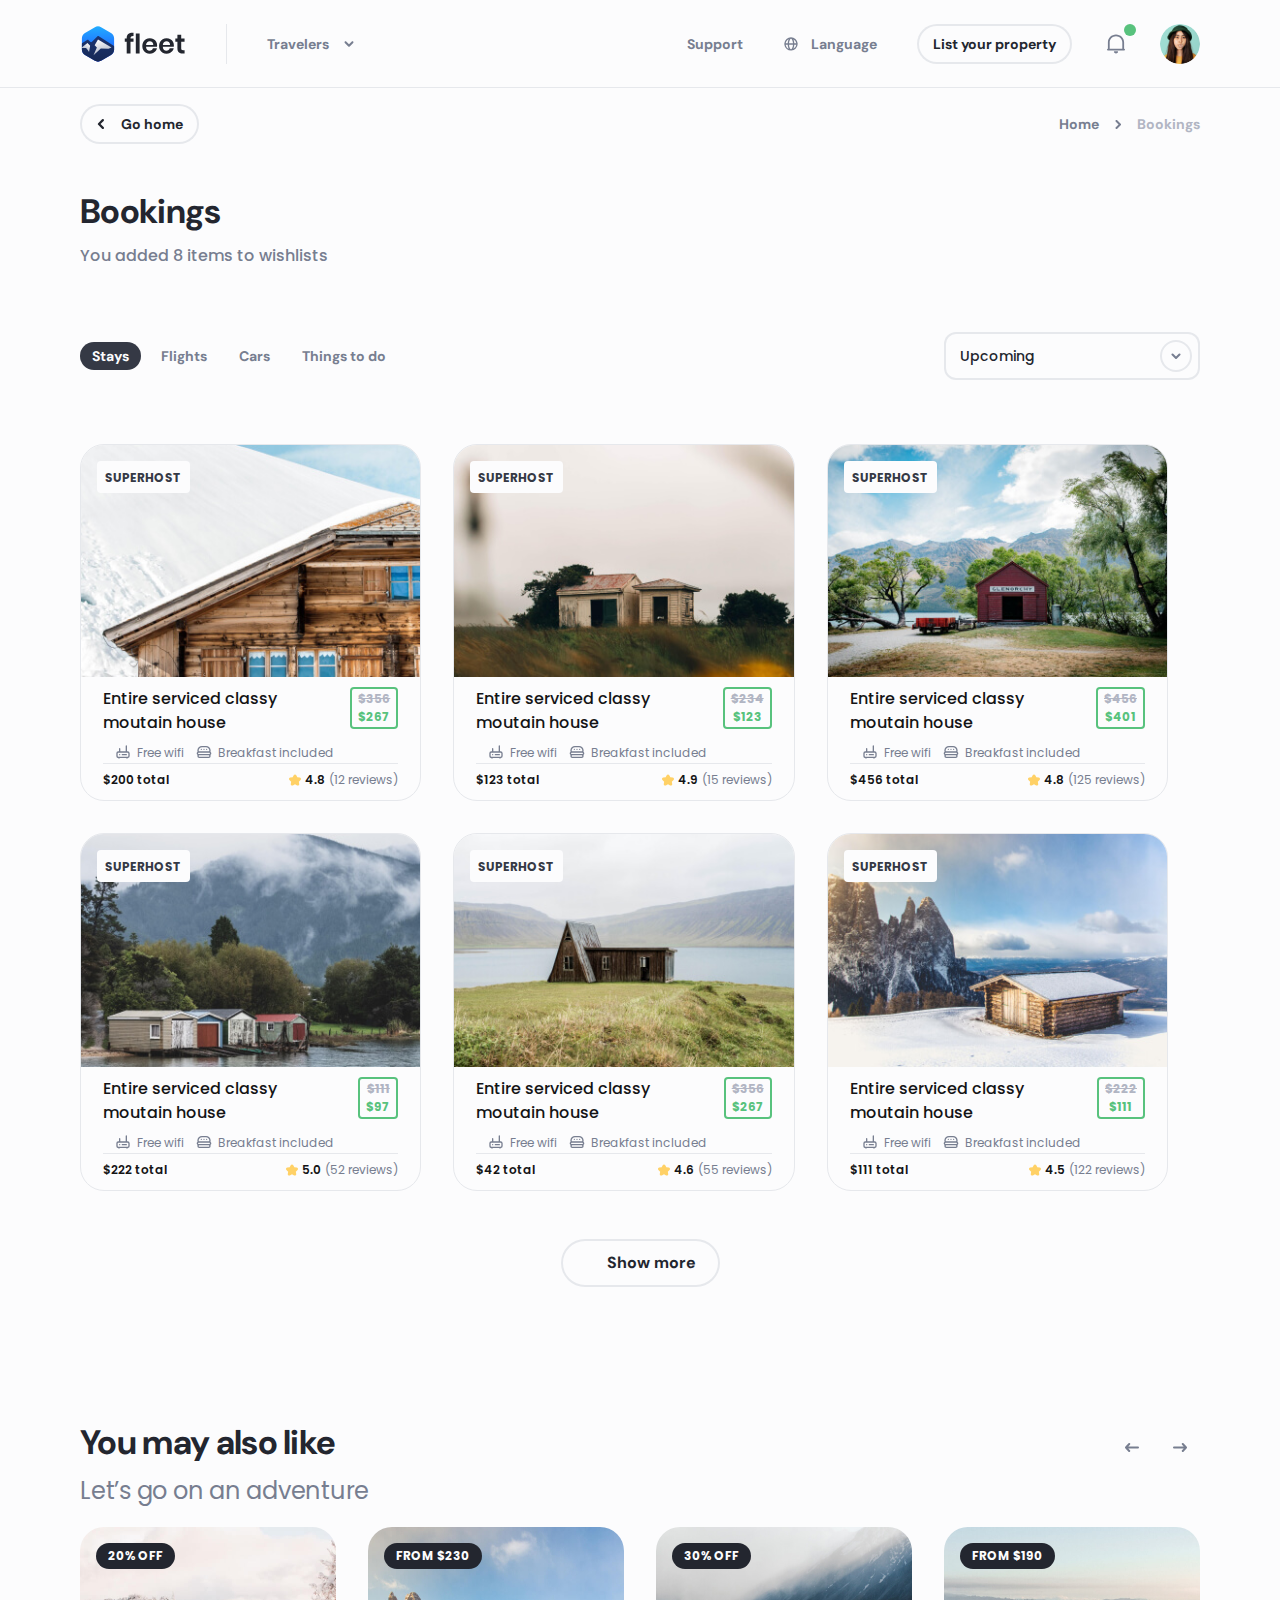
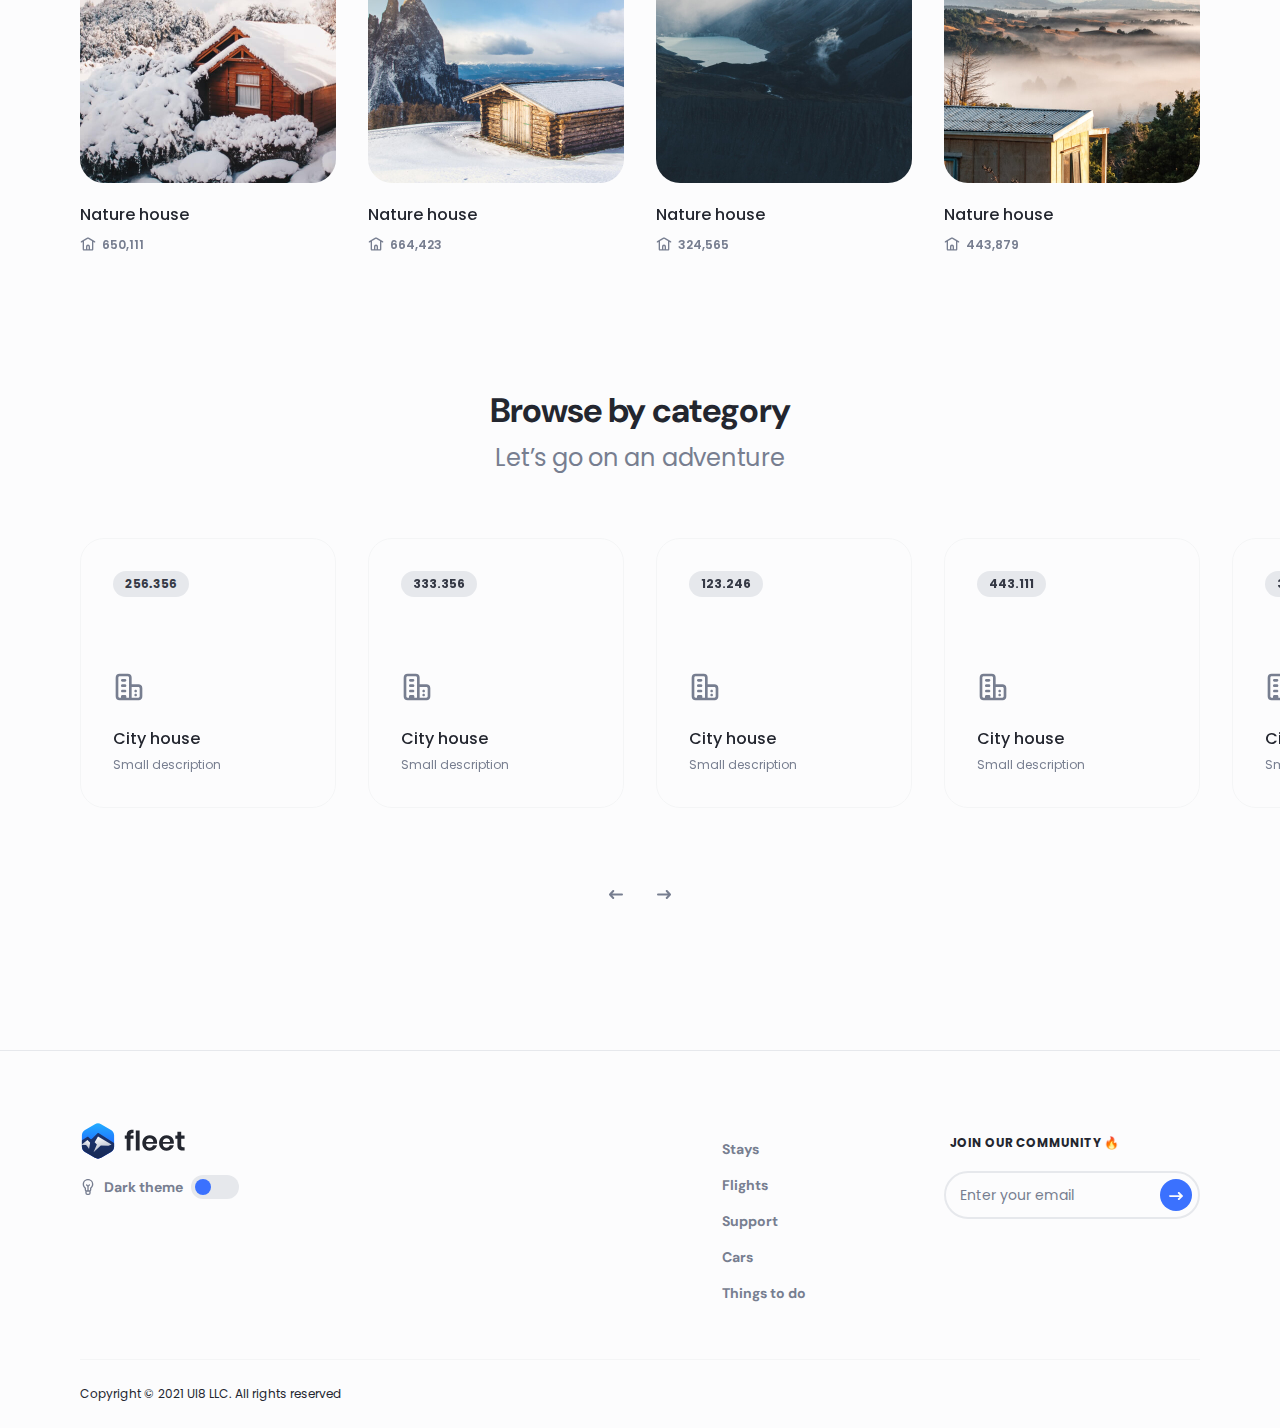
<file: bookings-list.html>
<!DOCTYPE html>
<html lang="en">
  <head>
    <meta charset="utf-8">
    <title>Fleet</title>
    <meta http-equiv="X-UA-Compatible" content="IE=Edge">
    <meta name="viewport" content="width=device-width, initial-scale=1, maximum-scale=1.0, user-scalable=no">
    <meta name="format-detection" content="telephone=no">
    <link rel="apple-touch-icon" sizes="180x180" href="img/apple-touch-icon.png">
    <link rel="icon" type="image/png" sizes="32x32" href="img/favicon-32x32.png">
    <link rel="icon" type="image/png" sizes="16x16" href="img/favicon-16x16.png">
    <link rel="manifest" href="img/site.webmanifest">
    <link rel="mask-icon" href="img/safari-pinned-tab.svg" color="#5bbad5">
    <meta name="msapplication-TileColor" content="#da532c">
    <meta name="theme-color" content="#ffffff">
    <meta name="description" content="Epic Travel Shopping Design Kit">
    <meta name="twitter:card" content="summary">
    <meta name="twitter:site" content="@ui8">
    <meta name="twitter:title" content="Fleet – Travel Shopping UI Kit">
    <meta name="twitter:description" content="Epic Travel Shopping Design Kit">
    <meta name="twitter:creator" content="@ui8">
    <meta name="twitter:image" content="https://ui8-fleet-html.herokuapp.com/img/twitter-card.jpg">
    <meta property="og:title" content="Fleet – Travel Shopping UI Kit">
    <meta property="og:type" content="Article">
    <meta property="og:url" content="https://ui8.net/ui8/products/fleet--travel-shopping-ui-design-kit">
    <meta property="og:image" content="https://ui8-fleet-html.herokuapp.com/img/fb-og-image.jpg">
    <meta property="og:description" content="Epic Travel Shopping Design Kit">
    <meta property="og:site_name" content="Fleet – Travel Shopping UI Kit">
    <meta property="fb:admins" content="132951670226590">
    <link rel="preconnect" href="https://fonts.gstatic.com">
    <link href="https://fonts.googleapis.com/css2?family=DM+Sans:wght@700&amp;family=Poppins:wght@400;500;600;700&amp;display=swap" rel="stylesheet">
    <link rel="stylesheet" media="all" href="css/app.min.css">
    <script>
      var viewportmeta = document.querySelector('meta[name="viewport"]');
      if (viewportmeta) {
        if (screen.width < 375) {
          var newScale = screen.width / 375;
          viewportmeta.content = 'width=375, minimum-scale=' + newScale + ', maximum-scale=1.0, user-scalable=no, initial-scale=' + newScale + '';
        } else {
          viewportmeta.content = 'width=device-width, maximum-scale=1.0, initial-scale=1.0';
        }
      }
    </script>
  </head>
  <body>
    <script>
      console.log(localStorage.getItem('darkMode'));
      if (localStorage.getItem('darkMode') === "on") {
        document.body.classList.add("dark");
        document.addEventListener("DOMContentLoaded", function() {
          document.querySelector('.js-theme input').checked = true;
        });
      }
    </script>
    <!-- outer-->
    <div class="outer">
      <!-- header-->
      <header class="header js-header header_border">
        <div class="header__center center"><a class="header__logo" href="index.html"><img class="some-icon" src="img/logo-dark.svg" alt="Fleet"><img class="some-icon-dark" src="img/logo-light.svg" alt="Fleet"></a>
          <div class="header__wrapper js-header-wrapper">
            <div class="header__item header__item_dropdown js-header-item">
              <button class="header__head js-header-head">Travelers
                <svg class="icon icon-arrow-down">
                  <use xlink:href="#icon-arrow-down"></use>
                </svg>
              </button>
              <div class="header__body js-header-body">
                <div class="header__menu"><a class="header__link" href="index.html">
                    <svg class="icon icon-comment">
                      <use xlink:href="#icon-comment"></use>
                    </svg>Stays</a><a class="header__link" href="flights.html">
                    <svg class="icon icon-email">
                      <use xlink:href="#icon-email"></use>
                    </svg>Flights</a><a class="header__link" href="things-to-do.html">
                    <svg class="icon icon-home">
                      <use xlink:href="#icon-home"></use>
                    </svg>Things to do</a><a class="header__link" href="cars.html">
                    <svg class="icon icon-email">
                      <use xlink:href="#icon-email"></use>
                    </svg>Cars</a></div>
              </div>
            </div><a class="header__item" href="support.html">Support</a>
            <div class="header__item header__item_language js-header-item">
              <button class="header__head js-header-head">
                <svg class="icon icon-globe">
                  <use xlink:href="#icon-globe"></use>
                </svg>Language
              </button>
              <div class="header__body js-header-body">
                <div class="header__list"><a class="header__box active" href="#">
                    <div class="header__category">English</div>
                    <div class="header__country">United States</div></a><a class="header__box" href="#">
                    <div class="header__category">Vietnamese</div>
                    <div class="header__country">Vietnamese</div></a><a class="header__box" href="#">
                    <div class="header__category">Français</div>
                    <div class="header__country">Belgique</div></a><a class="header__box" href="#">
                    <div class="header__category">Français</div>
                    <div class="header__country">Canada</div></a></div>
              </div>
            </div><a class="button button-stroke button-small header__button" href="list-your-property.html">List your property</a>
          </div>
          <div class="header__item header__item_notification js-header-item">
            <button class="header__head js-header-head active">
              <svg class="icon icon-notification">
                <use xlink:href="#icon-notification"></use>
              </svg>
            </button>
            <div class="header__body js-header-body">
              <div class="header__title">Notification</div>
              <div class="header__notifications"><a class="header__notification" href="message-center.html">
                  <div class="header__avatar"><img src="img/content/avatar-1.jpg" alt="Avatar"></div>
                  <div class="header__details">
                    <div class="header__subtitle">Kohaku Tora</div>
                    <div class="header__content">just sent you a message</div>
                    <div class="header__date">1 minute ago</div>
                    <div class="header__status" style="background-color: #3B71FE;"></div>
                  </div></a><a class="header__notification" href="message-center.html">
                  <div class="header__avatar"><img src="img/content/avatar-1.jpg" alt="Avatar"></div>
                  <div class="header__details">
                    <div class="header__subtitle">Kohaku Tora</div>
                    <div class="header__content">just sent you a message</div>
                    <div class="header__date">3 hours ago</div>
                    <div class="header__status" style="background-color: #3B71FE;"></div>
                  </div></a></div>
            </div>
          </div><a class="header__login js-popup-open" href="#popup-login" data-effect="mfp-zoom-in">
            <svg class="icon icon-user">
              <use xlink:href="#icon-user"></use>
            </svg></a>
          <div class="header__item header__item_user js-header-item">
            <button class="header__head js-header-head"><img src="img/content/avatar-2.jpg" alt="Avatar"></button>
            <div class="header__body js-header-body">
              <div class="header__group">
                <div class="header__menu"><a class="header__link" href="message-center.html">
                    <svg class="icon icon-comment">
                      <use xlink:href="#icon-comment"></use>
                    </svg>Messages</a><a class="header__link active" href="bookings-list.html">
                    <svg class="icon icon-home">
                      <use xlink:href="#icon-home"></use>
                    </svg>Bookings</a><a class="header__link" href="wishlists.html">
                    <svg class="icon icon-email">
                      <use xlink:href="#icon-email"></use>
                    </svg>Wishlists</a></div>
                <div class="header__menu"><a class="header__link" href="list-your-property.html">
                    <svg class="icon icon-building">
                      <use xlink:href="#icon-building"></use>
                    </svg>List your property</a><a class="header__link" href="host-an-experience.html">
                    <svg class="icon icon-flag">
                      <use xlink:href="#icon-flag"></use>
                    </svg>Host an experience</a></div>
              </div>
              <div class="header__btns"><a class="button button-small header__button" href="account-setting.html">Account</a>
                <button class="button-stroke button-small header__button">Log out</button>
              </div>
            </div>
          </div>
          <button class="header__burger js-header-burger"></button>
        </div>
      </header>
      <!-- outer content-->
      <div class="outer__inner">
        <div class="section wishlists js-tabs">
          <div class="wishlists__center center">
            <div class="control"><a class="button-stroke button-small control__button" href="index.html">
                <svg class="icon icon-arrow-left">
                  <use xlink:href="#icon-arrow-left"></use>
                </svg><span>Go home</span></a>
              <ul class="breadcrumbs">
                <li class="breadcrumbs__item"><a class="breadcrumbs__link" href="index.html">Home</a></li>
                <li class="breadcrumbs__item">Bookings</li>
              </ul>
            </div>
            <div class="wishlists__details">
              <h2 class="wishlists__title h2">Bookings</h2>
              <div class="wishlists__counter">You added 8 items to wishlists</div>
            </div>
            <div class="wishlists__sorting">
              <div class="nav"><a class="nav__link js-tabs-link active" href="#">Stays</a><a class="nav__link js-tabs-link" href="#">Flights</a><a class="nav__link js-tabs-link" href="#">Cars</a><a class="nav__link js-tabs-link" href="#">Things to do</a></div>
              <div class="sorting__select tablet-show">
                <select class="select js-tabs-select">
                  <option>Stays</option>
                  <option>Flights</option>
                  <option>Cars</option>
                  <option>Things to do</option>
                </select>
              </div>
              <div class="sorting__select">
                <select class="select">
                  <option>Upcoming</option>
                  <option>Future</option>
                  <option>Past</option>
                </select>
              </div>
            </div>
            <div class="wishlists__container">
              <div class="wishlists__item js-tabs-item">
                <div class="wishlists__list"><a class="card" href="stays-product.html">
                    <div class="card__preview"><img srcSet="img/content/card-pic-1@2x.jpg 2x" src="img/content/card-pic-1.jpg" alt="Entire serviced classy moutain house"/>
                      <div class="category card__category">superhost</div>
                    </div>
                    <div class="card__body">
                      <div class="card__line">
                        <div class="card__title">Entire serviced classy moutain house</div>
                        <div class="card__price">
                          <div class="card__old">$356</div>
                          <div class="card__actual">$267</div>
                        </div>
                      </div>
                      <div class="card__options">
                        <div class="card__option">
                          <svg class="icon icon-modem">
                            <use xlink:href="#icon-modem"></use>
                          </svg>Free wifi
                        </div>
                        <div class="card__option">
                          <svg class="icon icon-burger">
                            <use xlink:href="#icon-burger"></use>
                          </svg>Breakfast included
                        </div>
                      </div>
                      <div class="card__foot">
                        <div class="card__flex">
                          <div class="card__cost">$200 total</div>
                          <div class="card__rating">
                            <svg class="icon icon-star">
                              <use xlink:href="#icon-star"></use>
                            </svg>
                            <div class="card__number">4.8</div>
                            <div class="card__reviews">(12 reviews)
                            </div>
                          </div>
                        </div>
                      </div>
                    </div></a><a class="card" href="stays-product.html">
                    <div class="card__preview"><img srcSet="img/content/card-pic-2@2x.jpg 2x" src="img/content/card-pic-2.jpg" alt="Entire serviced classy moutain house"/>
                      <div class="category card__category">superhost</div>
                    </div>
                    <div class="card__body">
                      <div class="card__line">
                        <div class="card__title">Entire serviced classy moutain house</div>
                        <div class="card__price">
                          <div class="card__old">$234</div>
                          <div class="card__actual">$123</div>
                        </div>
                      </div>
                      <div class="card__options">
                        <div class="card__option">
                          <svg class="icon icon-modem">
                            <use xlink:href="#icon-modem"></use>
                          </svg>Free wifi
                        </div>
                        <div class="card__option">
                          <svg class="icon icon-burger">
                            <use xlink:href="#icon-burger"></use>
                          </svg>Breakfast included
                        </div>
                      </div>
                      <div class="card__foot">
                        <div class="card__flex">
                          <div class="card__cost">$123 total</div>
                          <div class="card__rating">
                            <svg class="icon icon-star">
                              <use xlink:href="#icon-star"></use>
                            </svg>
                            <div class="card__number">4.9</div>
                            <div class="card__reviews">(15 reviews)
                            </div>
                          </div>
                        </div>
                      </div>
                    </div></a><a class="card" href="stays-product.html">
                    <div class="card__preview"><img srcSet="img/content/card-pic-3@2x.jpg 2x" src="img/content/card-pic-3.jpg" alt="Entire serviced classy moutain house"/>
                      <div class="category card__category">superhost</div>
                    </div>
                    <div class="card__body">
                      <div class="card__line">
                        <div class="card__title">Entire serviced classy moutain house</div>
                        <div class="card__price">
                          <div class="card__old">$456</div>
                          <div class="card__actual">$401</div>
                        </div>
                      </div>
                      <div class="card__options">
                        <div class="card__option">
                          <svg class="icon icon-modem">
                            <use xlink:href="#icon-modem"></use>
                          </svg>Free wifi
                        </div>
                        <div class="card__option">
                          <svg class="icon icon-burger">
                            <use xlink:href="#icon-burger"></use>
                          </svg>Breakfast included
                        </div>
                      </div>
                      <div class="card__foot">
                        <div class="card__flex">
                          <div class="card__cost">$456 total</div>
                          <div class="card__rating">
                            <svg class="icon icon-star">
                              <use xlink:href="#icon-star"></use>
                            </svg>
                            <div class="card__number">4.8</div>
                            <div class="card__reviews">(125 reviews)
                            </div>
                          </div>
                        </div>
                      </div>
                    </div></a><a class="card" href="stays-product.html">
                    <div class="card__preview"><img srcSet="img/content/card-pic-4@2x.jpg 2x" src="img/content/card-pic-4.jpg" alt="Entire serviced classy moutain house"/>
                      <div class="category card__category">superhost</div>
                    </div>
                    <div class="card__body">
                      <div class="card__line">
                        <div class="card__title">Entire serviced classy moutain house</div>
                        <div class="card__price">
                          <div class="card__old">$111</div>
                          <div class="card__actual">$97</div>
                        </div>
                      </div>
                      <div class="card__options">
                        <div class="card__option">
                          <svg class="icon icon-modem">
                            <use xlink:href="#icon-modem"></use>
                          </svg>Free wifi
                        </div>
                        <div class="card__option">
                          <svg class="icon icon-burger">
                            <use xlink:href="#icon-burger"></use>
                          </svg>Breakfast included
                        </div>
                      </div>
                      <div class="card__foot">
                        <div class="card__flex">
                          <div class="card__cost">$222 total</div>
                          <div class="card__rating">
                            <svg class="icon icon-star">
                              <use xlink:href="#icon-star"></use>
                            </svg>
                            <div class="card__number">5.0</div>
                            <div class="card__reviews">(52 reviews)
                            </div>
                          </div>
                        </div>
                      </div>
                    </div></a><a class="card" href="stays-product.html">
                    <div class="card__preview"><img srcSet="img/content/card-pic-5@2x.jpg 2x" src="img/content/card-pic-5.jpg" alt="Entire serviced classy moutain house"/>
                      <div class="category card__category">superhost</div>
                    </div>
                    <div class="card__body">
                      <div class="card__line">
                        <div class="card__title">Entire serviced classy moutain house</div>
                        <div class="card__price">
                          <div class="card__old">$356</div>
                          <div class="card__actual">$267</div>
                        </div>
                      </div>
                      <div class="card__options">
                        <div class="card__option">
                          <svg class="icon icon-modem">
                            <use xlink:href="#icon-modem"></use>
                          </svg>Free wifi
                        </div>
                        <div class="card__option">
                          <svg class="icon icon-burger">
                            <use xlink:href="#icon-burger"></use>
                          </svg>Breakfast included
                        </div>
                      </div>
                      <div class="card__foot">
                        <div class="card__flex">
                          <div class="card__cost">$42 total</div>
                          <div class="card__rating">
                            <svg class="icon icon-star">
                              <use xlink:href="#icon-star"></use>
                            </svg>
                            <div class="card__number">4.6</div>
                            <div class="card__reviews">(55 reviews)
                            </div>
                          </div>
                        </div>
                      </div>
                    </div></a><a class="card" href="stays-product.html">
                    <div class="card__preview"><img srcSet="img/content/card-pic-6@2x.jpg 2x" src="img/content/card-pic-6.jpg" alt="Entire serviced classy moutain house"/>
                      <div class="category card__category">superhost</div>
                    </div>
                    <div class="card__body">
                      <div class="card__line">
                        <div class="card__title">Entire serviced classy moutain house</div>
                        <div class="card__price">
                          <div class="card__old">$222</div>
                          <div class="card__actual">$111</div>
                        </div>
                      </div>
                      <div class="card__options">
                        <div class="card__option">
                          <svg class="icon icon-modem">
                            <use xlink:href="#icon-modem"></use>
                          </svg>Free wifi
                        </div>
                        <div class="card__option">
                          <svg class="icon icon-burger">
                            <use xlink:href="#icon-burger"></use>
                          </svg>Breakfast included
                        </div>
                      </div>
                      <div class="card__foot">
                        <div class="card__flex">
                          <div class="card__cost">$111 total</div>
                          <div class="card__rating">
                            <svg class="icon icon-star">
                              <use xlink:href="#icon-star"></use>
                            </svg>
                            <div class="card__number">4.5</div>
                            <div class="card__reviews">(122 reviews)
                            </div>
                          </div>
                        </div>
                      </div>
                    </div></a>
                </div>
                <div class="wishlists__btns">
                  <button class="button-stroke wishlists__button">
                    <div class="loader"></div><span>Show more</span>
                  </button>
                </div>
              </div>
              <div class="wishlists__item js-tabs-item">
                <div class="wishlists__group">
                  <div class="flight">
                    <div class="flight__wrap">
                      <div class="flight__item">
                        <div class="flight__logo"><img src="img/content/emirates.svg" alt="Emirates"/></div>
                        <div class="flight__details">
                          <div class="flight__box">
                            <div class="flight__title">AKL</div>
                            <div class="flight__time">6:45 AM</div>
                          </div>
                          <div class="flight__note">nonstop</div>
                          <div class="flight__box">
                            <div class="flight__title">SGN</div>
                            <div class="flight__time">9:45 AM</div>
                          </div>
                        </div>
                      </div>
                      <div class="flight__item">
                        <div class="flight__logo"><img src="img/content/emirates.svg" alt="Emirates"/></div>
                        <div class="flight__details">
                          <div class="flight__box">
                            <div class="flight__title">SGN</div>
                            <div class="flight__time">12:45 AM</div>
                          </div>
                          <div class="flight__note">nonstop</div>
                          <div class="flight__box">
                            <div class="flight__title">AKL</div>
                            <div class="flight__time">3:45 AM</div>
                          </div>
                        </div>
                      </div>
                    </div>
                    <div class="flight__control">
                      <div class="flight__info">
                        <svg class="icon icon-tick">
                          <use xlink:href="#icon-tick"></use>
                        </svg>eDreams
                      </div>
                      <button class="button-stroke flight__button"><span class="flight__price">$3,256</span><span class="flight__more"><span>View deal</span>
                          <svg class="icon icon-arrow-next">
                            <use xlink:href="#icon-arrow-next"></use>
                          </svg></span></button>
                    </div>
                  </div>
                  <div class="flight">
                    <div class="flight__wrap">
                      <div class="flight__item">
                        <div class="flight__logo"><img src="img/content/emirates.svg" alt="Emirates"/></div>
                        <div class="flight__details">
                          <div class="flight__box">
                            <div class="flight__title">AKL</div>
                            <div class="flight__time">6:45 AM</div>
                          </div>
                          <div class="flight__note">nonstop</div>
                          <div class="flight__box">
                            <div class="flight__title">SGN</div>
                            <div class="flight__time">9:45 AM</div>
                          </div>
                        </div>
                      </div>
                      <div class="flight__item">
                        <div class="flight__logo"><img src="img/content/emirates.svg" alt="Emirates"/></div>
                        <div class="flight__details">
                          <div class="flight__box">
                            <div class="flight__title">SGN</div>
                            <div class="flight__time">12:45 AM</div>
                          </div>
                          <div class="flight__note">nonstop</div>
                          <div class="flight__box">
                            <div class="flight__title">AKL</div>
                            <div class="flight__time">3:45 AM</div>
                          </div>
                        </div>
                      </div>
                    </div>
                    <div class="flight__control">
                      <div class="flight__info">
                        <svg class="icon icon-tick">
                          <use xlink:href="#icon-tick"></use>
                        </svg>eDreams
                      </div>
                      <button class="button-stroke flight__button"><span class="flight__price">$3,256</span><span class="flight__more"><span>View deal</span>
                          <svg class="icon icon-arrow-next">
                            <use xlink:href="#icon-arrow-next"></use>
                          </svg></span></button>
                    </div>
                  </div>
                  <div class="flight">
                    <div class="flight__wrap">
                      <div class="flight__item">
                        <div class="flight__logo"><img src="img/content/emirates.svg" alt="Emirates"/></div>
                        <div class="flight__details">
                          <div class="flight__box">
                            <div class="flight__title">AKL</div>
                            <div class="flight__time">6:45 AM</div>
                          </div>
                          <div class="flight__note">nonstop</div>
                          <div class="flight__box">
                            <div class="flight__title">SGN</div>
                            <div class="flight__time">9:45 AM</div>
                          </div>
                        </div>
                      </div>
                      <div class="flight__item">
                        <div class="flight__logo"><img src="img/content/emirates.svg" alt="Emirates"/></div>
                        <div class="flight__details">
                          <div class="flight__box">
                            <div class="flight__title">SGN</div>
                            <div class="flight__time">12:45 AM</div>
                          </div>
                          <div class="flight__note">nonstop</div>
                          <div class="flight__box">
                            <div class="flight__title">AKL</div>
                            <div class="flight__time">3:45 AM</div>
                          </div>
                        </div>
                      </div>
                    </div>
                    <div class="flight__control">
                      <div class="flight__info">
                        <svg class="icon icon-tick">
                          <use xlink:href="#icon-tick"></use>
                        </svg>eDreams
                      </div>
                      <button class="button-stroke flight__button"><span class="flight__price">$3,256</span><span class="flight__more"><span>View deal</span>
                          <svg class="icon icon-arrow-next">
                            <use xlink:href="#icon-arrow-next"></use>
                          </svg></span></button>
                    </div>
                  </div>
                </div>
              </div>
              <div class="wishlists__item js-tabs-item">
                <div class="wishlists__list"><a class="card card_car" href="cars-product.html">
                    <div class="card__preview"><img srcSet="img/content/cars-photo-1@2x.jpg 2x" src="img/content/cars-photo-1.jpg" alt="Vauxhall Corsa"/>
                      <div class="category card__category">excellent</div>
                    </div>
                    <div class="card__body">
                      <div class="card__line">
                        <div class="card__title">Vauxhall Corsa</div>
                        <div class="card__price">
                          <div class="card__old">/DAY</div>
                          <div class="card__actual">$267</div>
                        </div>
                      </div>
                      <div class="card__options">
                        <div class="card__option">
                          <svg class="icon icon-route">
                            <use xlink:href="#icon-route"></use>
                          </svg>London - Kings Cross
                        </div>
                      </div>
                      <div class="card__foot">
                        <div class="card__flex">
                          <div class="card__cost">$200 total</div>
                          <div class="card__rating">
                            <svg class="icon icon-star">
                              <use xlink:href="#icon-star"></use>
                            </svg>
                            <div class="card__number">4.8</div>
                            <div class="card__reviews">(12 reviews)
                            </div>
                          </div>
                        </div>
                      </div>
                    </div></a><a class="card card_car" href="cars-product.html">
                    <div class="card__preview"><img srcSet="img/content/cars-photo-2@2x.jpg 2x" src="img/content/cars-photo-2.jpg" alt="Vauxhall Corsa"/>
                    </div>
                    <div class="card__body">
                      <div class="card__line">
                        <div class="card__title">Vauxhall Corsa</div>
                        <div class="card__price">
                          <div class="card__old">/DAY</div>
                          <div class="card__actual">$123</div>
                        </div>
                      </div>
                      <div class="card__options">
                        <div class="card__option">
                          <svg class="icon icon-route">
                            <use xlink:href="#icon-route"></use>
                          </svg>London - Kings Cross
                        </div>
                      </div>
                      <div class="card__foot">
                        <div class="card__flex">
                          <div class="card__cost">$123 total</div>
                          <div class="card__rating">
                            <svg class="icon icon-star">
                              <use xlink:href="#icon-star"></use>
                            </svg>
                            <div class="card__number">4.9</div>
                            <div class="card__reviews">(15 reviews)
                            </div>
                          </div>
                        </div>
                      </div>
                    </div></a><a class="card card_car" href="cars-product.html">
                    <div class="card__preview"><img srcSet="img/content/cars-photo-3@2x.jpg 2x" src="img/content/cars-photo-3.jpg" alt="Vauxhall Corsa"/>
                    </div>
                    <div class="card__body">
                      <div class="card__line">
                        <div class="card__title">Vauxhall Corsa</div>
                        <div class="card__price">
                          <div class="card__old">/DAY</div>
                          <div class="card__actual">$401</div>
                        </div>
                      </div>
                      <div class="card__options">
                        <div class="card__option">
                          <svg class="icon icon-route">
                            <use xlink:href="#icon-route"></use>
                          </svg>London - Kings Cross
                        </div>
                      </div>
                      <div class="card__foot">
                        <div class="card__flex">
                          <div class="card__cost">$456 total</div>
                          <div class="card__rating">
                            <svg class="icon icon-star">
                              <use xlink:href="#icon-star"></use>
                            </svg>
                            <div class="card__number">4.8</div>
                            <div class="card__reviews">(125 reviews)
                            </div>
                          </div>
                        </div>
                      </div>
                    </div></a><a class="card card_car" href="cars-product.html">
                    <div class="card__preview"><img srcSet="img/content/cars-photo-4@2x.jpg 2x" src="img/content/cars-photo-4.jpg" alt="Vauxhall Corsa"/>
                      <div class="category card__category">excellent</div>
                    </div>
                    <div class="card__body">
                      <div class="card__line">
                        <div class="card__title">Vauxhall Corsa</div>
                        <div class="card__price">
                          <div class="card__old">/DAY</div>
                          <div class="card__actual">$267</div>
                        </div>
                      </div>
                      <div class="card__options">
                        <div class="card__option">
                          <svg class="icon icon-route">
                            <use xlink:href="#icon-route"></use>
                          </svg>London - Kings Cross
                        </div>
                      </div>
                      <div class="card__foot">
                        <div class="card__flex">
                          <div class="card__cost">$200 total</div>
                          <div class="card__rating">
                            <svg class="icon icon-star">
                              <use xlink:href="#icon-star"></use>
                            </svg>
                            <div class="card__number">4.8</div>
                            <div class="card__reviews">(12 reviews)
                            </div>
                          </div>
                        </div>
                      </div>
                    </div></a><a class="card card_car" href="cars-product.html">
                    <div class="card__preview"><img srcSet="img/content/cars-photo-5@2x.jpg 2x" src="img/content/cars-photo-5.jpg" alt="Vauxhall Corsa"/>
                    </div>
                    <div class="card__body">
                      <div class="card__line">
                        <div class="card__title">Vauxhall Corsa</div>
                        <div class="card__price">
                          <div class="card__old">/DAY</div>
                          <div class="card__actual">$123</div>
                        </div>
                      </div>
                      <div class="card__options">
                        <div class="card__option">
                          <svg class="icon icon-route">
                            <use xlink:href="#icon-route"></use>
                          </svg>London - Kings Cross
                        </div>
                      </div>
                      <div class="card__foot">
                        <div class="card__flex">
                          <div class="card__cost">$123 total</div>
                          <div class="card__rating">
                            <svg class="icon icon-star">
                              <use xlink:href="#icon-star"></use>
                            </svg>
                            <div class="card__number">4.9</div>
                            <div class="card__reviews">(15 reviews)
                            </div>
                          </div>
                        </div>
                      </div>
                    </div></a><a class="card card_car" href="cars-product.html">
                    <div class="card__preview"><img srcSet="img/content/cars-photo-6@2x.jpg 2x" src="img/content/cars-photo-6.jpg" alt="Vauxhall Corsa"/>
                    </div>
                    <div class="card__body">
                      <div class="card__line">
                        <div class="card__title">Vauxhall Corsa</div>
                        <div class="card__price">
                          <div class="card__old">/DAY</div>
                          <div class="card__actual">$401</div>
                        </div>
                      </div>
                      <div class="card__options">
                        <div class="card__option">
                          <svg class="icon icon-route">
                            <use xlink:href="#icon-route"></use>
                          </svg>London - Kings Cross
                        </div>
                      </div>
                      <div class="card__foot">
                        <div class="card__flex">
                          <div class="card__cost">$456 total</div>
                          <div class="card__rating">
                            <svg class="icon icon-star">
                              <use xlink:href="#icon-star"></use>
                            </svg>
                            <div class="card__number">4.8</div>
                            <div class="card__reviews">(125 reviews)
                            </div>
                          </div>
                        </div>
                      </div>
                    </div></a>
                </div>
                <div class="wishlists__btns">
                  <button class="button-stroke wishlists__button">
                    <div class="loader"></div><span>Show more</span>
                  </button>
                </div>
              </div>
              <div class="wishlists__item js-tabs-item">
                <div class="wishlists__list"><a class="card" href="product.html">
                    <div class="card__preview"><img srcSet="img/content/card-pic-5@2x.jpg 2x" src="img/content/card-pic-5.jpg" alt="Private landscape photography tour"/>
                      <div class="category-blue card__category">best selling</div>
                    </div>
                    <div class="card__body">
                      <div class="card__line">
                        <div class="card__title">Private landscape photography tour</div>
                        <div class="card__price">
                          <div class="card__old">$356</div>
                          <div class="card__actual">$267</div>
                        </div>
                      </div>
                      <div class="card__options">
                        <div class="card__option">
                          <svg class="icon icon-clock">
                            <use xlink:href="#icon-clock"></use>
                          </svg>12 hours
                        </div>
                        <div class="card__option">
                          <svg class="icon icon-user">
                            <use xlink:href="#icon-user"></use>
                          </svg>Up to 10 people
                        </div>
                      </div>
                      <div class="card__foot">
                        <div class="card__comment">
                          <div class="card__avatar"><img src="img/content/avatar-2.jpg" alt="Avatar"/></div>
                          <div class="card__text">The best 16 passenger small group, intimate and unique, Milford Sound...</div>
                        </div>
                        <div class="card__flex">
                          <div class="card__cost">$200 total</div>
                          <div class="card__rating">
                            <svg class="icon icon-star">
                              <use xlink:href="#icon-star"></use>
                            </svg>
                            <div class="card__number">4.8</div>
                            <div class="card__reviews">(12 reviews)
                            </div>
                          </div>
                        </div>
                      </div>
                    </div></a><a class="card" href="product.html">
                    <div class="card__preview"><img srcSet="img/content/card-pic-6@2x.jpg 2x" src="img/content/card-pic-6.jpg" alt="Private landscape photography tour"/>
                    </div>
                    <div class="card__body">
                      <div class="card__line">
                        <div class="card__title">Private landscape photography tour</div>
                        <div class="card__price">
                          <div class="card__old">$567</div>
                          <div class="card__actual">$466</div>
                        </div>
                      </div>
                      <div class="card__options">
                        <div class="card__option">
                          <svg class="icon icon-clock">
                            <use xlink:href="#icon-clock"></use>
                          </svg>24 hours
                        </div>
                        <div class="card__option">
                          <svg class="icon icon-user">
                            <use xlink:href="#icon-user"></use>
                          </svg>Up to 12 people
                        </div>
                      </div>
                      <div class="card__foot">
                        <div class="card__comment">
                          <div class="card__avatar"><img src="img/content/avatar-3.jpg" alt="Avatar"/></div>
                          <div class="card__text">The best 16 passenger small group, intimate and unique, Milford Sound...</div>
                        </div>
                        <div class="card__flex">
                          <div class="card__cost">$200 total</div>
                          <div class="card__rating">
                            <svg class="icon icon-star">
                              <use xlink:href="#icon-star"></use>
                            </svg>
                            <div class="card__number">4.9</div>
                            <div class="card__reviews">(12 reviews)
                            </div>
                          </div>
                        </div>
                      </div>
                    </div></a><a class="card" href="product.html">
                    <div class="card__preview"><img srcSet="img/content/card-pic-7@2x.jpg 2x" src="img/content/card-pic-7.jpg" alt="Private landscape photography tour"/>
                      <div class="category card__category">popular</div>
                    </div>
                    <div class="card__body">
                      <div class="card__line">
                        <div class="card__title">Private landscape photography tour</div>
                        <div class="card__price">
                          <div class="card__old">$234</div>
                          <div class="card__actual">$198</div>
                        </div>
                      </div>
                      <div class="card__options">
                        <div class="card__option">
                          <svg class="icon icon-clock">
                            <use xlink:href="#icon-clock"></use>
                          </svg>12 hours
                        </div>
                        <div class="card__option">
                          <svg class="icon icon-user">
                            <use xlink:href="#icon-user"></use>
                          </svg>Up to 18 people
                        </div>
                      </div>
                      <div class="card__foot">
                        <div class="card__comment">
                          <div class="card__avatar"><img src="img/content/avatar-4.jpg" alt="Avatar"/></div>
                          <div class="card__text">The best 16 passenger small group, intimate and unique, Milford Sound...</div>
                        </div>
                        <div class="card__flex">
                          <div class="card__cost">$200 total</div>
                          <div class="card__rating">
                            <svg class="icon icon-star">
                              <use xlink:href="#icon-star"></use>
                            </svg>
                            <div class="card__number">5.0</div>
                            <div class="card__reviews">(12 reviews)
                            </div>
                          </div>
                        </div>
                      </div>
                    </div></a><a class="card" href="product.html">
                    <div class="card__preview"><img srcSet="img/content/card-pic-3@2x.jpg 2x" src="img/content/card-pic-3.jpg" alt="Private landscape photography tour"/>
                      <div class="category-blue card__category">best selling</div>
                    </div>
                    <div class="card__body">
                      <div class="card__line">
                        <div class="card__title">Private landscape photography tour</div>
                        <div class="card__price">
                          <div class="card__old">$356</div>
                          <div class="card__actual">$267</div>
                        </div>
                      </div>
                      <div class="card__options">
                        <div class="card__option">
                          <svg class="icon icon-clock">
                            <use xlink:href="#icon-clock"></use>
                          </svg>12 hours
                        </div>
                        <div class="card__option">
                          <svg class="icon icon-user">
                            <use xlink:href="#icon-user"></use>
                          </svg>Up to 2 people
                        </div>
                      </div>
                      <div class="card__foot">
                        <div class="card__comment">
                          <div class="card__avatar"><img src="img/content/avatar-1.jpg" alt="Avatar"/></div>
                          <div class="card__text">The best 16 passenger small group, intimate and unique, Milford Sound...</div>
                        </div>
                        <div class="card__flex">
                          <div class="card__cost">$200 total</div>
                          <div class="card__rating">
                            <svg class="icon icon-star">
                              <use xlink:href="#icon-star"></use>
                            </svg>
                            <div class="card__number">4.6</div>
                            <div class="card__reviews">(12 reviews)
                            </div>
                          </div>
                        </div>
                      </div>
                    </div></a><a class="card" href="product.html">
                    <div class="card__preview"><img srcSet="img/content/card-pic-4@2x.jpg 2x" src="img/content/card-pic-4.jpg" alt="Private landscape photography tour"/>
                      <div class="category-blue card__category">best selling</div>
                    </div>
                    <div class="card__body">
                      <div class="card__line">
                        <div class="card__title">Private landscape photography tour</div>
                        <div class="card__price">
                          <div class="card__old">$300</div>
                          <div class="card__actual">$250</div>
                        </div>
                      </div>
                      <div class="card__options">
                        <div class="card__option">
                          <svg class="icon icon-clock">
                            <use xlink:href="#icon-clock"></use>
                          </svg>12 hours
                        </div>
                        <div class="card__option">
                          <svg class="icon icon-user">
                            <use xlink:href="#icon-user"></use>
                          </svg>Up to 10 people
                        </div>
                      </div>
                      <div class="card__foot">
                        <div class="card__comment">
                          <div class="card__avatar"><img src="img/content/avatar-2.jpg" alt="Avatar"/></div>
                          <div class="card__text">The best 16 passenger small group, intimate and unique, Milford Sound...</div>
                        </div>
                        <div class="card__flex">
                          <div class="card__cost">$200 total</div>
                          <div class="card__rating">
                            <svg class="icon icon-star">
                              <use xlink:href="#icon-star"></use>
                            </svg>
                            <div class="card__number">4.8</div>
                            <div class="card__reviews">(12 reviews)
                            </div>
                          </div>
                        </div>
                      </div>
                    </div></a>
                </div>
              </div>
            </div>
          </div>
        </div>
        <div class="section browse">
          <div class="browse__center center">
            <div class="browse__inner">
              <div class="browse__head">
                <h2 class="browse__title h2">You may also like</h2>
                <div class="browse__info info">Let’s go on an adventure</div>
              </div>
              <div class="browse__wrapper">
                <div class="browse__slider js-slider-browse"><a class="browse__card" href="stays-category.html">
                                      <div class="browse__preview"><img srcSet="img/content/browse-pic-1.jpg 2x" src="img/content/browse-pic-1@2x.jpg" alt="Card">
                                        <div class="status-black browse__category">20% off</div>
                                      </div>
                                      <div class="browse__subtitle">Nature house</div>
                                      <div class="browse__content">
                                        <svg class="icon icon-home">
                                          <use xlink:href="#icon-home"></use>
                                        </svg>650,111
                                      </div></a><a class="browse__card" href="stays-category.html">
                                      <div class="browse__preview"><img srcSet="img/content/browse-pic-2.jpg 2x" src="img/content/browse-pic-2@2x.jpg" alt="Card">
                                        <div class="status-black browse__category">from $230</div>
                                      </div>
                                      <div class="browse__subtitle">Nature house</div>
                                      <div class="browse__content">
                                        <svg class="icon icon-home">
                                          <use xlink:href="#icon-home"></use>
                                        </svg>664,423
                                      </div></a><a class="browse__card" href="stays-category.html">
                                      <div class="browse__preview"><img srcSet="img/content/browse-pic-3.jpg 2x" src="img/content/browse-pic-3@2x.jpg" alt="Card">
                                        <div class="status-black browse__category">30% off</div>
                                      </div>
                                      <div class="browse__subtitle">Nature house</div>
                                      <div class="browse__content">
                                        <svg class="icon icon-home">
                                          <use xlink:href="#icon-home"></use>
                                        </svg>324,565
                                      </div></a><a class="browse__card" href="stays-category.html">
                                      <div class="browse__preview"><img srcSet="img/content/browse-pic-4.jpg 2x" src="img/content/browse-pic-4@2x.jpg" alt="Card">
                                        <div class="status-black browse__category">from $190</div>
                                      </div>
                                      <div class="browse__subtitle">Nature house</div>
                                      <div class="browse__content">
                                        <svg class="icon icon-home">
                                          <use xlink:href="#icon-home"></use>
                                        </svg>443,879
                                      </div></a><a class="browse__card" href="stays-category.html">
                                      <div class="browse__preview"><img srcSet="img/content/browse-pic-1.jpg 2x" src="img/content/browse-pic-1@2x.jpg" alt="Card">
                                        <div class="status-black browse__category">20% off</div>
                                      </div>
                                      <div class="browse__subtitle">Nature house</div>
                                      <div class="browse__content">
                                        <svg class="icon icon-home">
                                          <use xlink:href="#icon-home"></use>
                                        </svg>650,111
                                      </div></a><a class="browse__card" href="stays-category.html">
                                      <div class="browse__preview"><img srcSet="img/content/browse-pic-2.jpg 2x" src="img/content/browse-pic-2@2x.jpg" alt="Card">
                                        <div class="status-black browse__category">from $230</div>
                                      </div>
                                      <div class="browse__subtitle">Nature house</div>
                                      <div class="browse__content">
                                        <svg class="icon icon-home">
                                          <use xlink:href="#icon-home"></use>
                                        </svg>664,423
                                      </div></a><a class="browse__card" href="stays-category.html">
                                      <div class="browse__preview"><img srcSet="img/content/browse-pic-3.jpg 2x" src="img/content/browse-pic-3@2x.jpg" alt="Card">
                                        <div class="status-black browse__category">20% off</div>
                                      </div>
                                      <div class="browse__subtitle">Nature house</div>
                                      <div class="browse__content">
                                        <svg class="icon icon-home">
                                          <use xlink:href="#icon-home"></use>
                                        </svg>324,565
                                      </div></a>
                </div>
              </div>
            </div>
          </div>
        </div>
        <div class="section categories">
          <div class="categories__center center">
            <div class="categories__inner">
              <div class="categories__head">
                <h2 class="categories__title h2">Browse by category</h2>
                <div class="categories__info info">Let’s go on an adventure</div>
              </div>
              <div class="categories__wrapper">
                <div class="categories__slider js-slider-categories"><a class="categories__item" href="stays-category.html">
                                      <div class="status categories__counter">256.356</div>
                                      <div class="categories__icon">
                                        <svg class="icon icon-building">
                                          <use xlink:href="#icon-building"></use>
                                        </svg>
                                      </div>
                                      <div class="categories__subtitle">City house</div>
                                      <div class="categories__content">Small description</div></a><a class="categories__item" href="stays-category.html">
                                      <div class="status categories__counter">333.356</div>
                                      <div class="categories__icon">
                                        <svg class="icon icon-building">
                                          <use xlink:href="#icon-building"></use>
                                        </svg>
                                      </div>
                                      <div class="categories__subtitle">City house</div>
                                      <div class="categories__content">Small description</div></a><a class="categories__item" href="stays-category.html">
                                      <div class="status categories__counter">123.246</div>
                                      <div class="categories__icon">
                                        <svg class="icon icon-building">
                                          <use xlink:href="#icon-building"></use>
                                        </svg>
                                      </div>
                                      <div class="categories__subtitle">City house</div>
                                      <div class="categories__content">Small description</div></a><a class="categories__item" href="stays-category.html">
                                      <div class="status categories__counter">443.111</div>
                                      <div class="categories__icon">
                                        <svg class="icon icon-building">
                                          <use xlink:href="#icon-building"></use>
                                        </svg>
                                      </div>
                                      <div class="categories__subtitle">City house</div>
                                      <div class="categories__content">Small description</div></a><a class="categories__item" href="stays-category.html">
                                      <div class="status categories__counter">333.356</div>
                                      <div class="categories__icon">
                                        <svg class="icon icon-building">
                                          <use xlink:href="#icon-building"></use>
                                        </svg>
                                      </div>
                                      <div class="categories__subtitle">City house</div>
                                      <div class="categories__content">Small description</div></a><a class="categories__item" href="stays-category.html">
                                      <div class="status categories__counter">256.356</div>
                                      <div class="categories__icon">
                                        <svg class="icon icon-building">
                                          <use xlink:href="#icon-building"></use>
                                        </svg>
                                      </div>
                                      <div class="categories__subtitle">City house</div>
                                      <div class="categories__content">Small description</div></a><a class="categories__item" href="stays-category.html">
                                      <div class="status categories__counter">256.356</div>
                                      <div class="categories__icon">
                                        <svg class="icon icon-building">
                                          <use xlink:href="#icon-building"></use>
                                        </svg>
                                      </div>
                                      <div class="categories__subtitle">City house</div>
                                      <div class="categories__content">Small description</div></a><a class="categories__item" href="stays-category.html">
                                      <div class="status categories__counter">333.356</div>
                                      <div class="categories__icon">
                                        <svg class="icon icon-building">
                                          <use xlink:href="#icon-building"></use>
                                        </svg>
                                      </div>
                                      <div class="categories__subtitle">City house</div>
                                      <div class="categories__content">Small description</div></a><a class="categories__item" href="stays-category.html">
                                      <div class="status categories__counter">123.246</div>
                                      <div class="categories__icon">
                                        <svg class="icon icon-building">
                                          <use xlink:href="#icon-building"></use>
                                        </svg>
                                      </div>
                                      <div class="categories__subtitle">City house</div>
                                      <div class="categories__content">Small description</div></a><a class="categories__item" href="stays-category.html">
                                      <div class="status categories__counter">443.111</div>
                                      <div class="categories__icon">
                                        <svg class="icon icon-building">
                                          <use xlink:href="#icon-building"></use>
                                        </svg>
                                      </div>
                                      <div class="categories__subtitle">City house</div>
                                      <div class="categories__content">Small description</div></a>
                </div>
              </div>
            </div>
          </div>
        </div>
      </div>
      <!-- footer-->
      <footer class="footer">
        <div class="footer__center center">
          <div class="footer__row">
            <div class="footer__col"><a class="footer__logo" href="index.html"><img class="some-icon" src="img/logo-dark.svg" alt="Fleet"><img class="some-icon-dark" src="img/logo-light.svg" alt="Fleet"></a>
              <div class="footer__theme">
                <svg class="icon icon-bulb">
                  <use xlink:href="#icon-bulb"></use>
                </svg>Dark theme
                <label class="theme js-theme">
                  <input class="theme__input" type="checkbox"/><span class="theme__inner"><span class="theme__box"></span></span>
                </label>
              </div>
            </div>
            <div class="footer__col">
              <div class="footer__menu"><a class="footer__link" href="index.html">Stays</a><a class="footer__link" href="flights.html">Flights</a><a class="footer__link" href="support.html">Support</a><a class="footer__link" href="cars.html">Cars</a><a class="footer__link" href="things-to-do.html">Things to do</a></div>
            </div>
            <div class="footer__col">
              <div class="footer__info">Join our community 🔥</div>
              <form class="subscription">
                <input class="subscription__input" type="email" name="email" placeholder="Enter your email" required="required"/>
                <button class="subscription__btn">
                  <svg class="icon icon-arrow-next">
                    <use xlink:href="#icon-arrow-next"></use>
                  </svg>
                </button>
              </form>
            </div>
          </div>
          <div class="footer__bottom">
            <div class="footer__copyright">Copyright © 2021 UI8 LLC. All rights reserved</div>
          </div>
        </div>
      </footer>
    </div>
    <div class="popup popup_login mfp-hide" id="popup-login">
      <div class="login">
        <div class="login__item">
          <div class="login__title h3">Sign up on Fleet</div>
          <div class="login__info">Use Your OpenID to Sign up</div>
          <div class="login__btns">
            <button class="button login__button">
              <svg class="icon icon-google">
                <use xlink:href="#icon-google"></use>
              </svg><span>Google</span>
            </button>
            <button class="button-black login__button">
              <svg class="icon icon-apple">
                <use xlink:href="#icon-apple"></use>
              </svg><span>Apple</span>
            </button>
          </div>
          <div class="login__note">Or continue with email</div>
          <div class="subscription">
            <input class="subscription__input" type="email" name="email" placeholder="Enter your email" required>
            <button class="subscription__btn">
              <svg class="icon icon-arrow-next">
                <use xlink:href="#icon-arrow-next"></use>
              </svg>
            </button>
          </div>
          <div class="login__foot">Already have an account? <a class="login__link" href="#">Login</a></div>
        </div>
        <div class="login__item">
          <div class="login__title h3">Sign in</div>
          <div class="login__form">
            <div class="field field_view">
              <div class="field__wrap">
                <input class="field__input" type="password" name="password" placeholder="Password" required>
                <button class="field__view">
                  <svg class="icon icon-eye">
                    <use xlink:href="#icon-eye"></use>
                  </svg>
                </button>
              </div>
            </div>
            <button class="button login__button">Login</button>
          </div>
          <div class="login__foot"><a class="login__password" href="#">Forgot password?</a></div>
        </div>
        <div class="login__item">
          <div class="login__title h3">Let’s confirm it’s really you</div>
          <div class="login__info">Help us secure your account. Please complete the verifications below</div>
          <div class="login__form">
            <div class="login__variants">
              <label class="radio">
                <input class="radio__input" type="radio" name="login" checked="checked"/><span class="radio__inner"><span class="radio__tick"></span><span class="radio__text">Get the code by text message (SM) at +1 234 567 890</span></span>
              </label>
              <label class="radio">
                <input class="radio__input" type="radio" name="login"/><span class="radio__inner"><span class="radio__tick"></span><span class="radio__text">Get the code by email at tranm••••••••••••@gm•••.com</span></span>
              </label>
            </div>
            <button class="button login__button">Continue</button>
          </div>
        </div>
        <div class="login__item">
          <div class="login__title h3">Enter your security code</div>
          <div class="login__info">We texted your code to +1 234 567 890</div>
          <div class="login__form">
            <div class="login__code">
              <div class="login__number">
                <input type="tel">
              </div>
              <div class="login__number">
                <input type="tel">
              </div>
              <div class="login__number">
                <input type="tel">
              </div>
              <div class="login__number">
                <input type="tel">
              </div>
            </div>
          </div>
        </div>
      </div>
    </div>
    <!-- scripts-->
    <script src="js/lib/jquery.min.js"></script>
    <script src="js/lib/slick.min.js"></script>
    <script src="js/lib/jquery.nice-select.min.js"></script>
    <script src="js/lib/share-buttons.js"></script>
    <script src="js/lib/jquery.fancybox.min.js"></script>
    <script src="js/lib/jquery.rateyo.min.js"></script>
    <script src="js/lib/nouislider.min.js"></script>
    <script src="js/lib/wNumb.js"></script>
    <script src="js/lib/jquery.magnific-popup.min.js"></script>
    <script src="js/lib/moment.min.js"></script>
    <script src="js/lib/jquery.daterangepicker.min.js"></script>
    <script src="js/lib/simpleParallax.min.js"></script>
    <script src="js/demo.js"></script>
    <script src="js/app.js"></script>
    <!-- svg sprite-->
    <div style="display: none"><svg width="0" height="0">
<symbol xmlns="http://www.w3.org/2000/svg" viewBox="0 0 16 16" id="icon-arrow-down">
<path d="M10.805 6.362c-.26-.26-.682-.26-.943 0L8 8.224 6.138 6.362c-.26-.26-.682-.26-.943 0s-.26.682 0 .943l2.333 2.333c.26.26.682.26.943 0l2.333-2.333c.26-.26.26-.682 0-.943z"></path>
</symbol>
<symbol xmlns="http://www.w3.org/2000/svg" viewBox="0 0 16 16" id="icon-arrow-bottom">
<path d="M15.039 3.961c-.653-.653-1.713-.653-2.366 0L8 8.634 3.327 3.961c-.653-.653-1.713-.653-2.366 0s-.653 1.713 0 2.366l5.856 5.856c.653.653 1.713.653 2.366 0l5.856-5.856c.653-.653.653-1.713 0-2.366z"></path>
</symbol>
<symbol xmlns="http://www.w3.org/2000/svg" viewBox="0 0 16 16" id="icon-arrow-left">
<path d="M12.207.521a1.78 1.78 0 0 1 0 2.514L7.242 8l4.965 4.965a1.78 1.78 0 0 1 0 2.514 1.78 1.78 0 0 1-2.514 0L3.471 9.257a1.78 1.78 0 0 1 0-2.514L9.693.521a1.78 1.78 0 0 1 2.514 0z"></path>
</symbol>
<symbol xmlns="http://www.w3.org/2000/svg" viewBox="0 0 16 16" id="icon-arrow-right">
<path d="M6.528 5.195c-.26.26-.26.682 0 .943L8.39 8 6.528 9.862c-.26.26-.26.682 0 .943s.682.26.943 0l2.333-2.333c.26-.26.26-.682 0-.943L7.471 5.195c-.26-.26-.682-.26-.943 0z"></path>
</symbol>
<symbol xmlns="http://www.w3.org/2000/svg" viewBox="0 0 16 16" id="icon-email">
<path d="M13.334 2a2 2 0 0 1 1.995 1.851l.005.149v8a2 2 0 0 1-1.851 1.995l-.149.005H2.667a2 2 0 0 1-1.995-1.851L.667 12V4a2 2 0 0 1 1.851-1.995L2.667 2h10.667zm0 1.333H2.667C2.299 3.333 2 3.632 2 4v8c0 .368.298.667.667.667h10.667c.368 0 .667-.298.667-.667V4c0-.368-.298-.667-.667-.667zm-.821 1.573c.236.283.198.703-.085.939L9.281 8.468a2 2 0 0 1-2.561 0L3.574 5.845c-.283-.236-.321-.656-.085-.939s.656-.321.939-.085l3.146 2.622c.247.206.606.206.854 0l3.146-2.622c.283-.236.703-.197.939.085z"></path>
</symbol>
<symbol xmlns="http://www.w3.org/2000/svg" viewBox="0 0 16 16" id="icon-comment">
<path d="M8 1.413c1.643 0 3.124.162 4.203.326 1.127.171 2.019.997 2.213 2.12a17.13 17.13 0 0 1 .25 2.887 17.13 17.13 0 0 1-.25 2.887c-.193 1.123-1.086 1.949-2.213 2.12a28.6 28.6 0 0 1-3.787.323l-4.077 2.409a.67.67 0 0 1-1.006-.574v-2.269c-.902-.3-1.584-1.045-1.75-2.009-.135-.783-.25-1.777-.25-2.887s.115-2.104.25-2.887c.193-1.123 1.086-1.949 2.213-2.12 1.08-.164 2.561-.326 4.203-.326zm0 1.333a27.01 27.01 0 0 0-4.003.311c-.596.091-1.01.506-1.099 1.028a15.8 15.8 0 0 0-.231 2.661 15.8 15.8 0 0 0 .231 2.661c.078.453.395.817.856.97l.913.303v2.063l3.375-1.994.353-.006a27.26 27.26 0 0 0 3.609-.308c.596-.091 1.01-.506 1.099-1.028.125-.724.231-1.641.231-2.661s-.106-1.937-.231-2.661c-.09-.522-.504-.938-1.099-1.028A27.01 27.01 0 0 0 8 2.746zm-.667 4.667c.368 0 .667.298.667.667s-.298.667-.667.667h0-2.667C4.298 8.746 4 8.448 4 8.08s.298-.667.667-.667h0zm4-2.667c.368 0 .667.298.667.667s-.298.667-.667.667h0-6.667C4.298 6.08 4 5.781 4 5.413s.298-.667.667-.667h0z"></path>
</symbol>
<symbol xmlns="http://www.w3.org/2000/svg" viewBox="0 0 16 16" id="icon-home">
<path d="M8.287 1.411c.09.02.177.053.278.102l.086.044.318.184.132.079 2.561 1.543 3.348 2.009c.316.189.418.599.229.915-.17.284-.519.396-.817.277l-.097-.048-.99-.594v6.751c-.001.619-.013.951-.145 1.211-.128.251-.332.455-.583.583-.233.119-.526.141-1.033.144H10v.001H6v-.001H4.428c-.508-.004-.8-.026-1.033-.144-.251-.128-.455-.332-.583-.583-.119-.233-.141-.526-.144-1.033l-.001-6.928-.99.594c-.316.189-.725.087-.915-.229-.17-.284-.105-.644.14-.852l.088-.063 3.344-2.006L6.899 1.82l.451-.263.084-.043c.101-.049.189-.082.279-.102.189-.042.385-.042.574 0zM8 2.721l-.006.003-2.973 1.784L4 5.123l.001 7.651.008.399.005.071.002.018.018.002a6.48 6.48 0 0 0 .469.013H6V10.61a2 2 0 0 1 3.995-.149l.005.149v2.666h1.498l.399-.008.071-.005.018-.002.002-.018c.011-.133.013-.311.014-.608V5.123l-1.025-.618-2.969-1.781L8 2.721zm0 7.223c-.368 0-.667.298-.667.667l-.001 2.666h1.333l.001-2.666c0-.368-.298-.667-.667-.667z"></path>
</symbol>
<symbol xmlns="http://www.w3.org/2000/svg" viewBox="0 0 16 16" id="icon-home-fill">
<path d="M13.333 12.534V5.978l.99.594c.316.189.725.087.915-.229s.087-.725-.229-.915L11.661 3.42 9.1 1.877h0l-.45-.263-.086-.044c-.101-.049-.188-.082-.278-.102-.189-.042-.385-.042-.574 0-.09.02-.178.053-.279.102l-.084.043-.451.263h0L4.334 3.422.99 5.429c-.316.189-.418.599-.229.915s.599.418.915.229l.99-.594v6.556c0 .747 0 1.12.145 1.405.128.251.332.455.583.583.285.145.659.145 1.405.145h1.2v-4a2 2 0 0 1 4 0v4h1.2c.747 0 1.12 0 1.405-.145.251-.128.455-.332.583-.583.145-.285.145-.659.145-1.405z"></path>
</symbol>
<symbol xmlns="http://www.w3.org/2000/svg" viewBox="0 0 16 16" id="icon-globe">
<path d="M8 1.334a6.67 6.67 0 0 1 6.631 5.971l.003.029.033.667a6.67 6.67 0 0 1-13.3.667l-.033-.667c0-.225.011-.447.033-.667h0a6.67 6.67 0 0 1 6.634-6zm1.982 7.334H6.018c.077 1.396.391 2.599.817 3.451.532 1.065 1.021 1.216 1.164 1.216s.632-.151 1.164-1.216c.426-.852.74-2.055.817-3.451zm-5.299 0H2.708c.228 1.831 1.385 3.374 2.983 4.142-.556-1.068-.927-2.52-1.008-4.142zm8.609 0h-1.975c-.081 1.622-.452 3.074-1.009 4.142a5.34 5.34 0 0 0 2.984-4.143zm-7.6-5.476l-.143.071c-1.525.79-2.62 2.295-2.841 4.071h1.975c.08-1.623.452-3.074 1.008-4.143zM8 2.667c-.143 0-.632.151-1.164 1.216-.426.852-.74 2.055-.817 3.452h3.964c-.077-1.396-.391-2.6-.817-3.452-.501-1.002-.963-1.195-1.136-1.214L8 2.667h0zm2.308.524l.049.095c.53 1.059.882 2.473.96 4.048h1.975a5.34 5.34 0 0 0-2.984-4.143z"></path>
</symbol>
<symbol xmlns="http://www.w3.org/2000/svg" viewBox="0 0 16 16" id="icon-bell">
<path d="M8.833 12.861c.368 0 .679.313.516.643-.072.146-.169.281-.289.398-.281.276-.663.431-1.061.431s-.779-.155-1.061-.431a1.47 1.47 0 0 1-.289-.398c-.163-.33.148-.643.516-.643h1.667zM8 1.667c2.982 0 5.4 2.382 5.4 5.321v4.106h.011a.59.59 0 0 1 .589.589.59.59 0 0 1-.589.589H2.589A.59.59 0 0 1 2 11.683a.59.59 0 0 1 .589-.589H2.6V6.988c0-2.939 2.418-5.321 5.4-5.321zm0 1.178c-2.32 0-4.2 1.855-4.2 4.142v4.106h8.4V6.988c0-2.288-1.88-4.142-4.2-4.142z"></path>
</symbol>
<symbol xmlns="http://www.w3.org/2000/svg" viewBox="0 0 16 16" id="icon-flag">
<path d="M3.22 0c.368 0 .667.298.667.667v.666h7.768c1.097 0 1.707 1.239 1.089 2.103l-.077.098L10.553 6l2.113 2.466c.714.833.17 2.103-.888 2.196l-.124.005-7.768-.001v4.667c0 .368-.298.667-.667.667s-.667-.298-.667-.667V.667c0-.368.298-.667.667-.667zm8.434 2.667H3.886v6.667h7.768L8.797 6l2.857-3.333z"></path>
</symbol>
<symbol xmlns="http://www.w3.org/2000/svg" viewBox="0 0 16 16" id="icon-building">
<path d="M7.333 1.333a2 2 0 0 1 2 2v3.333h3.333a2 2 0 0 1 1.995 1.851l.005.149v4a2 2 0 0 1-1.851 1.995l-.149.005H3.333a2 2 0 0 1-2-2V3.333a2 2 0 0 1 2-2h4zm0 1.333h-4c-.335 0-.612.247-.659.568l-.007.099v9.333c0 .335.247.612.568.659l.099.007H4v-.667c0-.335.247-.612.568-.659L4.666 12H6c.335 0 .612.247.659.568l.007.099v.667H8v-10c0-.368-.298-.667-.667-.667zM12.666 8H9.333v5.333h3.333c.368 0 .667-.298.667-.667v-4c0-.368-.298-.667-.667-.667zm-1.333 3.333c.368 0 .667.298.667.667s-.298.667-.667.667-.667-.298-.667-.667.298-.667.667-.667zm0-2c.368 0 .667.298.667.667s-.298.667-.667.667-.667-.298-.667-.667.298-.667.667-.667zM6 9.333c.368 0 .667.298.667.667s-.298.667-.667.667h0-1.333C4.298 10.666 4 10.368 4 10s.298-.667.667-.667h0zm0-2.667c.368 0 .667.298.667.667S6.368 8 6 8H4.666C4.298 8 4 7.701 4 7.333s.298-.667.667-.667H6zM6 4c.368 0 .667.298.667.667s-.298.667-.667.667H4.666c-.368 0-.667-.298-.667-.667S4.298 4 4.666 4H6z"></path>
</symbol>
<symbol xmlns="http://www.w3.org/2000/svg" viewBox="0 0 16 16" id="icon-arrow-next">
<path d="M10.39 3.765c.464-.375 1.187-.349 1.615.057l3.692 3.5a.91.91 0 0 1 0 1.357l-3.692 3.5c-.428.406-1.151.431-1.615.057s-.493-1.007-.065-1.413L12.247 9H1.143C.512 9 0 8.552 0 8s.512-1 1.143-1h11.104l-1.922-1.822c-.428-.406-.399-1.038.065-1.413z"></path>
</symbol>
<symbol xmlns="http://www.w3.org/2000/svg" viewBox="0 0 16 16" id="icon-arrow-prev">
<path d="M5.61 12.235c-.464.375-1.187.349-1.615-.057l-3.692-3.5a.91.91 0 0 1 0-1.357l3.692-3.5c.428-.406 1.151-.431 1.615-.057s.493 1.007.065 1.413L3.753 7h11.104C15.488 7 16 7.448 16 8s-.512 1-1.143 1H3.753l1.922 1.822c.428.406.399 1.038-.065 1.413z"></path>
</symbol>
<symbol xmlns="http://www.w3.org/2000/svg" viewBox="0 0 16 16" id="icon-notification">
<path d="M8.833 12.861c.368 0 .679.313.516.643-.072.146-.169.281-.289.398-.281.276-.663.431-1.061.431s-.779-.155-1.061-.431a1.47 1.47 0 0 1-.289-.398c-.163-.33.148-.643.516-.643h1.667zM8 1.667c2.982 0 5.4 2.382 5.4 5.321v4.106h.011a.59.59 0 0 1 .589.589.59.59 0 0 1-.589.589H2.589A.59.59 0 0 1 2 11.683a.59.59 0 0 1 .589-.589H2.6V6.988c0-2.939 2.418-5.321 5.4-5.321zm0 1.178c-2.32 0-4.2 1.855-4.2 4.142v4.106h8.4V6.988c0-2.288-1.88-4.142-4.2-4.142z"></path>
</symbol>
<symbol xmlns="http://www.w3.org/2000/svg" viewBox="0 0 16 16" id="icon-bulb">
<path d="M7.999 0c2.946 0 5.333 2.388 5.333 5.333 0 1.684-.781 3.186-2 4.164v1.17c0 .591-.256 1.122-.663 1.488L10.668 14a2 2 0 0 1-2 2H7.335a2 2 0 0 1-2-2v-1.841c-.41-.366-.668-.899-.668-1.492v-1.17c-1.219-.977-2-2.479-2-4.164C2.666 2.388 5.054 0 7.999 0zm1.335 12.667l-2.667-.001V14c0 .368.298.667.667.667h1.333c.368 0 .667-.298.667-.667v-1.333h0zM7.999 1.333a4 4 0 0 0-4 4A3.99 3.99 0 0 0 5.5 8.457l.499.4v1.81c0 .368.298.667.667.667h.668V7.609L6.196 6.471c-.26-.26-.26-.682 0-.943s.682-.26.943 0h0L8 6.39l.862-.862c.26-.26.682-.26.943 0s.26.682 0 .943h0L8.667 7.609v3.724h.666c.368 0 .667-.298.667-.667v-1.81l.499-.4a3.99 3.99 0 0 0 1.501-3.123 4 4 0 0 0-4-4z"></path>
</symbol>
<symbol xmlns="http://www.w3.org/2000/svg" viewBox="0 0 16 16" id="icon-coin">
<path d="M8 1.334a6.67 6.67 0 0 1 6.667 6.667A6.67 6.67 0 0 1 8 14.667a6.67 6.67 0 0 1-6.667-6.667A6.67 6.67 0 0 1 8 1.334zm0 1.333c-2.946 0-5.333 2.388-5.333 5.333S5.054 13.334 8 13.334s5.333-2.388 5.333-5.333S10.945 2.667 8 2.667zm0 1.333c.368 0 .667.298.667.667a2 2 0 0 1 2 2c0 .368-.298.667-.667.667s-.667-.298-.667-.667-.298-.667-.667-.667H7.162c-.274 0-.496.222-.496.496 0 .213.137.403.339.47l2.411.804a1.83 1.83 0 0 1-.578 3.564h-.171c0 .368-.298.667-.667.667s-.667-.298-.667-.667a2 2 0 0 1-2-2c0-.368.298-.667.667-.667s.667.298.667.667.298.667.667.667h1.504c.274 0 .496-.222.496-.496 0-.213-.136-.403-.339-.47l-2.411-.804a1.83 1.83 0 0 1 .578-3.564h.171c0-.368.298-.667.667-.667z"></path>
</symbol>
<symbol xmlns="http://www.w3.org/2000/svg" viewBox="0 0 16 16" id="icon-star">
<path d="M9.69 1.529l1.442 2.838 3.238.457c1.517.214 2.211 2.086 1.041 3.192l-2.326 2.198.547 3.098c.28 1.587-1.404 2.653-2.73 1.977L8 13.809l-2.903 1.481c-1.328.678-3.011-.391-2.731-1.976l.547-3.098L.588 8.017C-.582 6.91.114 5.038 1.628 4.824l3.239-.457L6.31 1.529c.697-1.371 2.683-1.372 3.38 0z"></path>
</symbol>
<symbol xmlns="http://www.w3.org/2000/svg" viewBox="0 0 16 16" id="icon-play">
<path d="M1.509 2.463c0-1.71 1.876-2.755 3.33-1.855l8.945 5.538c1.378.853 1.378 2.857 0 3.711l-8.945 5.538c-1.454.899-3.33-.147-3.33-1.856V2.463z"></path>
</symbol>
<symbol xmlns="http://www.w3.org/2000/svg" viewBox="0 0 16 16" id="icon-modem">
<path d="M11.333 1.333c.368 0 .667.298.667.667h0v5.333h.667a2 2 0 0 1 1.995 1.851l.005.149V12a2 2 0 0 1-1.851 1.995l-.149.005-.007.099c-.048.321-.325.568-.659.568-.368 0-.667-.298-.667-.667h0-6.667c0 .368-.298.667-.667.667s-.667-.298-.667-.667h0a2 2 0 0 1-1.995-1.851L1.334 12V9.333a2 2 0 0 1 1.851-1.995l.149-.005H4V4.666C4 4.298 4.299 4 4.667 4s.667.298.667.667h0v2.667h5.333V2c0-.368.298-.667.667-.667zm1.334 7.333H3.334c-.368 0-.667.298-.667.667V12c0 .368.298.667.667.667h9.333c.368 0 .667-.298.667-.667V9.333c0-.368-.298-.667-.667-.667zM4.667 10c.368 0 .667.298.667.667s-.298.667-.667.667S4 11.035 4 10.666 4.299 10 4.667 10zm6.667 0c.368 0 .667.298.667.667s-.298.667-.667.667h0-4c-.368 0-.667-.298-.667-.667S6.965 10 7.333 10h0z"></path>
</symbol>
<symbol xmlns="http://www.w3.org/2000/svg" viewBox="0 0 16 16" id="icon-burger">
<path d="M10.001 2a4.67 4.67 0 0 1 4.667 4.667 1.99 1.99 0 0 1-.257.982c.555.355.923.977.923 1.685a2 2 0 0 1-.923 1.685c.164.289.257.624.257.981a2 2 0 0 1-2 2H3.334a2 2 0 0 1-2-2 1.99 1.99 0 0 1 .257-.981c-.556-.354-.925-.977-.925-1.686a2 2 0 0 1 .925-1.687c-.163-.289-.257-.624-.257-.98A4.67 4.67 0 0 1 6.001 2h4zm2.667 9.333H3.334c-.368 0-.667.299-.667.667 0 .335.247.612.568.659l.099.007h9.333c.368 0 .667-.299.667-.667s-.299-.667-.667-.667zm.665-2.667H2.666c-.368 0-.667.298-.667.667s.298.667.667.667h10.667c.368 0 .667-.298.667-.667s-.298-.667-.667-.667zm-3.332-5.333h-4c-1.841 0-3.333 1.492-3.333 3.333 0 .335.247.612.568.659l.099.007h9.333c.368 0 .667-.298.667-.667 0-1.841-1.492-3.333-3.333-3.333zM5.333 4.667c.368 0 .667.298.667.667S5.701 6 5.333 6s-.667-.298-.667-.667.298-.667.667-.667zm2.667 0c.368 0 .667.298.667.667S8.368 6 7.999 6s-.667-.298-.667-.667.298-.667.667-.667zm2.667 0c.368 0 .667.298.667.667S11.034 6 10.666 6s-.667-.298-.667-.667.298-.667.667-.667z"></path>
</symbol>
<symbol xmlns="http://www.w3.org/2000/svg" viewBox="0 0 16 16" id="icon-check">
<path d="M15.665 2.668c.446.446.446 1.17 0 1.616l-9.143 9.143c-.446.446-1.17.446-1.616 0L.335 8.855c-.446-.446-.446-1.17 0-1.616s1.17-.446 1.616 0l3.763 3.763 8.335-8.335c.446-.446 1.17-.446 1.616 0z"></path>
</symbol>
<symbol xmlns="http://www.w3.org/2000/svg" viewBox="0 0 16 16" id="icon-share">
<path d="M10.702 6.063l1.279.098c.99.104 1.779.806 1.898 1.843.068.591.122 1.444.122 2.663l-.122 2.663c-.118 1.036-.906 1.739-1.896 1.843-.787.083-2.042.161-3.982.161s-3.195-.078-3.982-.161c-.99-.104-1.778-.807-1.896-1.843C2.054 12.739 2 11.886 2 10.667l.122-2.663c.119-1.037.908-1.739 1.897-1.843l1.279-.098c.368-.02.682.263.701.63s-.263.682-.63.701l-1.21.092c-.417.044-.671.3-.713.669-.06.529-.113 1.33-.113 2.511l.113 2.511c.042.369.295.625.711.669C4.887 13.924 6.093 14 8 14l3.842-.154c.416-.044.669-.299.711-.669.06-.529.113-1.33.113-2.511l-.113-2.511c-.042-.369-.296-.625-.713-.669l-1.21-.092c-.368-.02-.65-.334-.63-.701s.334-.65.701-.63zM8.471.862l2.333 2.333c.26.26.26.682 0 .943s-.682.26-.943 0L8.667 2.943v6.391c0 .368-.298.667-.667.667s-.667-.298-.667-.667V2.943L6.138 4.138c-.26.26-.682.26-.943 0s-.26-.682 0-.943L7.529.862c.26-.26.682-.26.943 0z"></path>
</symbol>
<symbol xmlns="http://www.w3.org/2000/svg" viewBox="0 0 16 16" id="icon-more">
<path d="M3.333 6.667A1.34 1.34 0 0 1 4.667 8a1.34 1.34 0 0 1-1.333 1.333A1.34 1.34 0 0 1 2 8a1.34 1.34 0 0 1 1.333-1.333zm9.333 0A1.34 1.34 0 0 1 14 8a1.34 1.34 0 0 1-1.333 1.333A1.34 1.34 0 0 1 11.333 8a1.34 1.34 0 0 1 1.333-1.333zM8 6.667A1.34 1.34 0 0 1 9.333 8 1.34 1.34 0 0 1 8 9.334 1.34 1.34 0 0 1 6.667 8 1.34 1.34 0 0 1 8 6.667zM3.333 6.667A1.34 1.34 0 0 1 4.667 8a1.34 1.34 0 0 1-1.333 1.333A1.34 1.34 0 0 1 2 8a1.34 1.34 0 0 1 1.333-1.333zm9.333 0A1.34 1.34 0 0 1 14 8a1.34 1.34 0 0 1-1.333 1.333A1.34 1.34 0 0 1 11.333 8a1.34 1.34 0 0 1 1.333-1.333zM8 6.667A1.34 1.34 0 0 1 9.333 8 1.34 1.34 0 0 1 8 9.334 1.34 1.34 0 0 1 6.667 8 1.34 1.34 0 0 1 8 6.667z"></path>
</symbol>
<symbol xmlns="http://www.w3.org/2000/svg" viewBox="0 0 16 16" id="icon-heart">
<path d="M11 2.112c2.393 0 4.333 1.94 4.333 4.333 0 4.245-4.647 6.59-6.542 7.37-.511.21-1.071.21-1.582 0-1.896-.78-6.543-3.124-6.543-7.37 0-2.393 1.94-4.333 4.333-4.333a4.32 4.32 0 0 1 3 1.206 4.32 4.32 0 0 1 3-1.206zm0 1.333c-.807 0-1.537.317-2.077.835l-.462.443c-.258.248-.665.248-.923 0l-.462-.443c-.54-.518-1.27-.835-2.077-.835a3 3 0 0 0-3 3c0 1.588.86 2.9 2.101 3.978s2.728 1.794 3.615 2.159a.73.73 0 0 0 .567 0c.888-.365 2.373-1.08 3.615-2.159S14 8.034 14 6.445a3 3 0 0 0-3-3z"></path>
</symbol>
<symbol xmlns="http://www.w3.org/2000/svg" viewBox="0 0 16 16" id="icon-heart-fill">
<path d="M8 3.339a4.32 4.32 0 0 0-3-1.206c-2.393 0-4.333 1.94-4.333 4.333 0 4.246 4.647 6.59 6.543 7.37.511.21 1.071.21 1.582 0 1.896-.78 6.543-3.124 6.543-7.37 0-2.393-1.94-4.333-4.333-4.333a4.32 4.32 0 0 0-3 1.206z"></path>
</symbol>
<symbol xmlns="http://www.w3.org/2000/svg" viewBox="0 0 16 16" id="icon-close">
<path d="M3.528 3.528c.26-.26.682-.26.943 0L8 7.057l3.529-3.529c.26-.26.682-.26.943 0s.26.682 0 .943L8.942 8l3.529 3.529c.26.26.26.682 0 .943s-.682.26-.943 0L8 8.942l-3.529 3.529c-.26.26-.682.26-.943 0s-.26-.682 0-.943L7.057 8 3.528 4.471c-.26-.26-.26-.682 0-.943z"></path>
</symbol>
<symbol xmlns="http://www.w3.org/2000/svg" viewBox="0 0 16 16" id="icon-location">
<path d="M14.349 3.832L10.4 13.31c-.772 1.854-3.489 1.54-3.819-.44l-.493-2.956-2.956-.493c-1.981-.33-2.294-3.047-.44-3.819l9.478-3.949a1.67 1.67 0 0 1 2.18 2.179zm-1.667-.949L3.204 6.833a.67.67 0 0 0 .147 1.273l2.956.493c.562.094 1.002.534 1.096 1.096l.493 2.956a.67.67 0 0 0 1.273.147l3.949-9.478c.114-.275-.161-.55-.436-.436z"></path>
</symbol>
<symbol xmlns="http://www.w3.org/2000/svg" viewBox="0 0 16 16" id="icon-image">
<path d="M8.001 1.334a28.06 28.06 0 0 1 3.639.246c1.464.193 2.588 1.317 2.782 2.782.133 1.007.246 2.266.246 3.639a28.05 28.05 0 0 1-.246 3.639c-.193 1.464-1.317 2.588-2.782 2.782-1.007.133-2.266.246-3.639.246s-2.632-.113-3.639-.246c-1.465-.193-2.588-1.317-2.782-2.782a28.06 28.06 0 0 1-.246-3.639 28.06 28.06 0 0 1 .246-3.639c.193-1.465 1.317-2.588 2.782-2.782a28.06 28.06 0 0 1 3.639-.246zm0 1.333c-1.301 0-2.501.107-3.464.235-.867.114-1.52.768-1.635 1.635-.127.963-.235 2.163-.235 3.464 0 1.055.071 2.043.165 2.892l1.086-1.087a2 2 0 0 1 2.828 0l.114.114c.26.26.682.26.943 0l1.448-1.448a2 2 0 0 1 2.828 0l1.196 1.196-.168 1.718-1.971-1.971c-.26-.26-.682-.26-.943 0l-1.448 1.448a2 2 0 0 1-2.828 0l-.114-.114c-.26-.26-.682-.26-.943 0l-1.605 1.606a1.88 1.88 0 0 0 1.28.745c.963.127 2.163.235 3.464.235a26.72 26.72 0 0 0 3.464-.235c.867-.114 1.52-.768 1.635-1.635.127-.963.235-2.163.235-3.464s-.107-2.501-.235-3.464c-.114-.867-.768-1.52-1.635-1.635-.963-.127-2.163-.235-3.464-.235zm-2.001 2c.736 0 1.333.597 1.333 1.333s-.597 1.333-1.333 1.333-1.333-.597-1.333-1.333.597-1.333 1.333-1.333z"></path>
</symbol>
<symbol xmlns="http://www.w3.org/2000/svg" viewBox="0 0 16 16" id="icon-toilet-paper">
<path d="M11.333 1.333c.952 0 1.799.587 2.378 1.407.542.768.897 1.796.949 2.965l.006.295v6.667a2 2 0 0 1-1.851 1.995l-.149.005h-4a2 2 0 0 1-1.995-1.851l-.005-.149v-2h-2c-1.841 0-3.333-2.089-3.333-4.667s1.492-4.667 3.333-4.667h6.667zm0 1.333H6.999c.29.398.528.869.699 1.392l.027.084.035.117.033.118.039.156.02.085.024.116.077.478.012.114.015.164.006.088.007.126.001.038.001.024L8 6v3.333h0c.368 0 .667.298.667.667s-.298.667-.667.667v2c0 .335.247.612.568.659l.099.007h4c.335 0 .612-.247.659-.568l.007-.099v-2c-.368 0-.667-.298-.667-.667s.298-.667.667-.667h0V6c0-1.043-.299-1.906-.711-2.491-.421-.597-.908-.843-1.289-.843zm-.667 6.667c.368 0 .667.298.667.667s-.298.667-.667.667S10 10.368 10 10s.298-.667.667-.667zm-6-6.667c-.378 0-.846.212-1.272.808S2.666 4.957 2.666 6s.304 1.931.728 2.525.894.808 1.272.808.846-.212 1.272-.808.728-1.482.728-2.525a4.96 4.96 0 0 0-.202-1.42c-.126-.418-.304-.779-.51-1.07-.383-.542-.819-.795-1.182-.837l-.107-.006h0zm0 2c.368 0 .667.597.667 1.333s-.298 1.333-.667 1.333S4 6.736 4 6s.298-1.333.667-1.333z"></path>
</symbol>
<symbol xmlns="http://www.w3.org/2000/svg" viewBox="0 0 16 16" id="icon-credit-card">
<path d="M15.334 12a2 2 0 0 1-1.851 1.995l-.149.005H2.667a2 2 0 0 1-1.995-1.851L.667 12V4a2 2 0 0 1 1.851-1.995L2.667 2h10.667a2 2 0 0 1 1.995 1.851l.005.149v8zM14 6.666H2V12c0 .368.298.667.667.667h10.667c.368 0 .667-.298.667-.667V6.666zM4.334 9.333a1 1 0 1 1 0 2 1 1 0 1 1 0-2zm3.333 0a1 1 0 1 1 0 2 1 1 0 1 1 0-2zm5.667-6H2.667C2.299 3.333 2 3.632 2 4v1.333h12V4c0-.368-.298-.667-.667-.667z"></path>
</symbol>
<symbol xmlns="http://www.w3.org/2000/svg" viewBox="0 0 16 16" id="icon-medical-case">
<path d="M9.333 1.333a2 2 0 0 1 2 2V4H12c1.416 0 2.574 1.104 2.661 2.498l.005.169V12c0 1.416-1.104 2.574-2.498 2.661l-.169.005H4c-1.416 0-2.574-1.104-2.661-2.498L1.333 12V6.666c0-1.416 1.104-2.574 2.498-2.661L4 4h.667 0v-.667a2 2 0 0 1 2-2h2.667zm2.667 4H4c-.736 0-1.333.597-1.333 1.333V12c0 .736.597 1.333 1.333 1.333h8c.736 0 1.333-.597 1.333-1.333V6.666c0-.736-.597-1.333-1.333-1.333zM8 6.666c.368 0 .667.298.667.667h0v1.333H10c.368 0 .667.298.667.667S10.368 10 10 10h0-1.333v1.333c0 .368-.298.667-.667.667s-.667-.298-.667-.667h0V10H6c-.368 0-.667-.298-.667-.667s.298-.667.667-.667h0 1.333V7.333c0-.368.298-.667.667-.667zm1.333-4H6.666c-.368 0-.667.298-.667.667V4h4 0v-.667c0-.368-.298-.667-.667-.667z"></path>
</symbol>
<symbol xmlns="http://www.w3.org/2000/svg" viewBox="0 0 16 16" id="icon-monitor">
<path d="M12 1.333c1.416 0 2.574 1.104 2.661 2.498l.005.169v5.333c0 1.416-1.104 2.574-2.498 2.661L12 12h-2v1.333h.667c.368 0 .667.298.667.667s-.298.667-.667.667H5.333c-.368 0-.667-.298-.667-.667s.298-.667.667-.667H6V12H4c-1.416 0-2.574-1.104-2.661-2.498l-.005-.169V4c0-1.416 1.104-2.574 2.498-2.661L4 1.333h8zM8.666 12H7.333v1.333h1.333V12zM12 2.666H4c-.736 0-1.333.597-1.333 1.333v5.333c0 .736.597 1.333 1.333 1.333h8c.736 0 1.333-.597 1.333-1.333V4c0-.736-.597-1.333-1.333-1.333zm-6 4c.368 0 .667.298.667.667S6.368 8 6 8h0-1.333C4.298 8 4 7.701 4 7.333s.298-.667.667-.667h0zM9.333 4c.368 0 .667.298.667.667s-.298.667-.667.667h0-4.667c-.368 0-.667-.298-.667-.667S4.298 4 4.666 4h0z"></path>
</symbol>
<symbol xmlns="http://www.w3.org/2000/svg" viewBox="0 0 16 16" id="icon-calendar">
<path d="M11.333 1.333c.335 0 .612.247.659.568L12 2l-.001.666h.667a2 2 0 0 1 1.995 1.851l.005.149v8a2 2 0 0 1-1.851 1.995l-.149.005H3.333a2 2 0 0 1-1.995-1.851l-.005-.149v-8a2 2 0 0 1 1.851-1.995l.149-.005h.666L4 2c0-.368.298-.667.667-.667.335 0 .612.247.659.568L5.333 2l-.001.666h5.334V2c0-.368.298-.667.667-.667zM12.666 4l-.667-.001.001.667c0 .368-.298.667-.667.667-.335 0-.612-.247-.659-.568l-.007-.099v-.667H5.332l.001.667c0 .368-.298.667-.667.667-.335 0-.612-.247-.659-.568L4 4.666l-.001-.667L3.333 4c-.368 0-.667.298-.667.667v8c0 .368.298.667.667.667h9.333c.368 0 .667-.298.667-.667v-8c0-.368-.298-.667-.667-.667zm-4 6.667c.368 0 .667.298.667.667 0 .335-.247.612-.568.659L8.666 12h-4C4.298 12 4 11.701 4 11.333c0-.335.247-.612.568-.659l.099-.007h4zM11.333 8c.368 0 .667.298.667.667 0 .335-.247.612-.568.659l-.099.007H6.666c-.368 0-.667-.298-.667-.667 0-.335.247-.612.568-.659L6.666 8h4.667z"></path>
</symbol>
<symbol xmlns="http://www.w3.org/2000/svg" viewBox="0 0 16 16" id="icon-user">
<path d="M8 .668a4 4 0 0 1 4 4c0 1.296-.617 2.449-1.573 3.18 2.104.93 3.573 3.037 3.573 5.487v1.333c0 .368-.298.667-.667.667s-.667-.298-.667-.667v-1.333a4.67 4.67 0 0 0-4.645-4.667H8h0l-.021-.001-.193.006a4.67 4.67 0 0 0-4.453 4.662v1.333c0 .368-.298.667-.667.667S2 15.036 2 14.668v-1.333c0-2.45 1.468-4.557 3.573-5.489C4.617 7.117 4 5.964 4 4.668a4 4 0 0 1 4-4zm0 1.333c-1.473 0-2.667 1.194-2.667 2.667S6.527 7.335 8 7.335s2.667-1.194 2.667-2.667S9.473 2.001 8 2.001z"></path>
</symbol>
<symbol xmlns="http://www.w3.org/2000/svg" viewBox="0 0 16 16" id="icon-plus">
<path d="M8.667 4.667C8.667 4.298 8.368 4 8 4s-.667.298-.667.667v2.667H4.667C4.298 7.333 4 7.632 4 8s.298.667.667.667h2.667v2.667c0 .368.298.667.667.667s.667-.298.667-.667V8.667h2.667c.368 0 .667-.298.667-.667s-.298-.667-.667-.667H8.667V4.667z"></path>
</symbol>
<symbol xmlns="http://www.w3.org/2000/svg" viewBox="0 0 16 16" id="icon-minus">
<path d="M4 8c0-.368.298-.667.667-.667h6.667c.368 0 .667.298.667.667s-.298.667-.667.667H4.667C4.298 8.666 4 8.368 4 8z"></path>
</symbol>
<symbol xmlns="http://www.w3.org/2000/svg" viewBox="0 0 16 16" id="icon-bag">
<path d="M8.5 1.334c1.613 0 2.958 1.145 3.266 2.666h.562a2.67 2.67 0 0 1 2.666 2.633l-.005.2-.333 5.333a2.67 2.67 0 0 1-2.494 2.495l-.168.005h-6.99c-1.352 0-2.479-1.008-2.645-2.333l-.016-.167-.333-5.333a2.67 2.67 0 0 1 2.462-2.825l.2-.008h.562C5.542 2.479 6.887 1.334 8.5 1.334zm3.828 3.999h-.496l.001.667a.67.67 0 0 1-.667.667c-.368 0-.666-.299-.666-.667l-.001-.667h-4L6.5 6c0 .368-.298.667-.667.667S5.167 6.368 5.167 6l-.001-.667h-.494c-.769 0-1.379.649-1.331 1.417l.333 5.333c.044.703.627 1.25 1.331 1.25h6.99c.704 0 1.287-.547 1.331-1.25l.333-5.333c.048-.768-.562-1.417-1.331-1.417zM8.5 2.667A2 2 0 0 0 6.614 4h3.772A2 2 0 0 0 8.5 2.667z"></path>
</symbol>
<symbol xmlns="http://www.w3.org/2000/svg" viewBox="0 0 16 16" id="icon-star-outline">
<path d="M6.339 2.517c.616-1.475 2.706-1.475 3.322 0h0l1.017 2.437 2.639.211c1.598.128 2.245 2.123 1.025 3.164h0l-2.006 1.711.613 2.56c.373 1.556-1.319 2.789-2.686 1.957h0L8 13.179l-2.264 1.377c-1.367.832-3.059-.401-2.686-1.957h0l.613-2.56-2.006-1.711C.438 7.288 1.084 5.292 2.682 5.165h0l2.639-.211zm1.23.514L6.348 5.956c-.067.161-.219.271-.393.285l-3.166.253a.47.47 0 0 0-.266.82l2.41 2.056c.133.114.192.293.151.464l-.737 3.076a.47.47 0 0 0 .696.507l2.714-1.651c.149-.091.336-.091.485 0l2.714 1.651a.47.47 0 0 0 .696-.507l-.737-3.076c-.041-.171.017-.35.151-.464l2.41-2.056a.47.47 0 0 0-.266-.82l-3.166-.253c-.174-.014-.326-.124-.393-.285L8.43 3.031a.47.47 0 0 0-.861 0z"></path>
</symbol>
<symbol xmlns="http://www.w3.org/2000/svg" viewBox="0 0 16 16" id="icon-instagram">
<path d="M10.666 1.333a4 4 0 0 1 3.995 3.8l.005.2v5.333a4 4 0 0 1-3.8 3.995l-.2.005H5.333a4 4 0 0 1-3.995-3.8l-.005-.2V5.333a4 4 0 0 1 3.8-3.995l.2-.005h5.333zm0 1.333H5.333c-1.473 0-2.667 1.194-2.667 2.667v5.333c0 1.473 1.194 2.667 2.667 2.667h5.333c1.473 0 2.667-1.194 2.667-2.667V5.333c0-1.473-1.194-2.667-2.667-2.667zm-2.666 2c1.841 0 3.333 1.492 3.333 3.333s-1.492 3.333-3.333 3.333S4.667 9.841 4.667 8 6.16 4.667 8.001 4.667zm0 1.333a2 2 0 1 0 0 4 2 2 0 1 0 0-4zm3.333-2c.368 0 .667.298.667.667s-.298.667-.667.667-.667-.298-.667-.667.298-.667.667-.667z"></path>
</symbol>
<symbol xmlns="http://www.w3.org/2000/svg" viewBox="0 0 16 16" id="icon-facebook">
<path d="M8 1.333A6.67 6.67 0 0 1 14.666 8 6.67 6.67 0 0 1 8 14.666 6.67 6.67 0 0 1 1.333 8 6.67 6.67 0 0 1 8 1.333zm0 1.333C5.054 2.666 2.666 5.054 2.666 8c0 2.485 1.699 4.573 3.999 5.165V9.333H6c-.368 0-.667-.298-.667-.667S5.631 8 6 8h0 .667V6.667a2 2 0 0 1 2-2h0 .667c.368 0 .667.298.667.667S9.701 6 9.333 6h0-.667C8.298 6 8 6.298 8 6.667h0V8h1.333c.368 0 .667.298.667.667s-.298.667-.667.667h0H8v4h0c2.946 0 5.333-2.388 5.333-5.333S10.945 2.666 8 2.666z"></path>
</symbol>
<symbol xmlns="http://www.w3.org/2000/svg" viewBox="0 0 16 16" id="icon-twitter">
<path d="M10.334 2c.508 0 1.057.117 1.511.265.233.076.505.181.768.32h0l.993-.198c1.142-.228 2.048.957 1.527 1.999h0l-.751 1.503C14.893 10.281 11.23 14 6.667 14c-2.945 0-4.709-1.094-5.681-2.456-.679-.952.032-2.208 1.135-2.211l.151-.001a6.57 6.57 0 0 1-.754-1.324c-.578-1.36-.755-3.042-.111-4.462.457-1.007 1.757-1.065 2.371-.29.366.462 1.015.989 1.817 1.404.354.183.715.333 1.069.445.038-.249.096-.508.185-.766.191-.561.54-1.171 1.159-1.635C8.633 2.234 9.421 2 10.334 2zm0 1.333c-2.723 0-2.425 2.747-2.347 3.254.006.042-.025.08-.067.079-1.939-.034-4.167-1.294-5.187-2.581-.031-.039-.091-.033-.112.012-.892 1.968.364 5.117 2.575 5.86.054.018.065.09.016.119-.948.555-2.386.588-3.087.59-.053 0-.084.059-.054.103.689.965 2.02 1.898 4.596 1.898 3.992 0 6.988-3.32 6.337-6.978-.002-.014 0-.029.006-.042h0l.929-1.858c.025-.05-.018-.106-.073-.095h0l-1.498.3a.07.07 0 0 1-.061-.017c-.356-.325-1.324-.642-1.974-.642z"></path>
</symbol>
<symbol xmlns="http://www.w3.org/2000/svg" viewBox="0 0 16 16" id="icon-pinterest">
<path d="M8 1.333A6.67 6.67 0 0 1 14.666 8 6.67 6.67 0 0 1 8 14.666 6.67 6.67 0 0 1 1.333 8 6.67 6.67 0 0 1 8 1.333zm0 1.333C5.054 2.666 2.666 5.054 2.666 8c0 2.151 1.274 4.005 3.109 4.849l.702-2.524.88-3.17c.099-.355.466-.562.821-.464s.562.466.464.821l-.702 2.526c.834.177 1.419.026 1.811-.233.495-.327.813-.914.893-1.61s-.091-1.428-.481-1.969c-.375-.522-.969-.892-1.831-.892-1.281 0-2.043.554-2.415 1.236-.387.71-.4 1.645.011 2.466.165.329.031.73-.298.894s-.73.031-.894-.298c-.589-1.179-.602-2.577.011-3.701C5.376 4.779 6.614 4 8.333 4c1.305 0 2.295.588 2.913 1.446.604.839.836 1.909.723 2.9s-.585 1.977-1.483 2.57c-.766.506-1.752.668-2.903.407l-.535 1.925c.309.056.627.085.951.085 2.946 0 5.333-2.388 5.333-5.333S10.945 2.666 8 2.666z"></path>
</symbol>
<symbol xmlns="http://www.w3.org/2000/svg" viewBox="0 0 16 16" id="icon-smile">
<path d="M8 1.333A6.67 6.67 0 0 1 14.666 8 6.67 6.67 0 0 1 8 14.666 6.67 6.67 0 0 1 1.333 8 6.67 6.67 0 0 1 8 1.333zm0 1.333C5.054 2.666 2.666 5.054 2.666 8S5.054 13.333 8 13.333 13.333 10.945 13.333 8 10.945 2.666 8 2.666zm2.019 6.51c.087-.358.447-.578.805-.491s.578.447.491.805c-.175.724-.605 1.363-1.209 1.815S8.76 12 8 12s-1.503-.243-2.106-.695S4.86 10.214 4.685 9.49c-.087-.358.133-.718.491-.805s.718.133.805.491c.1.412.347.788.713 1.062A2.18 2.18 0 0 0 8 10.666a2.18 2.18 0 0 0 1.306-.428c.366-.274.613-.65.713-1.062zM6 5.333a1.27 1.27 0 0 1 .898.382 1.57 1.57 0 0 1 .425.832c.066.362-.175.709-.537.775s-.709-.175-.775-.537c-.003-.016-.007-.031-.011-.044-.004.013-.008.028-.011.044-.066.362-.413.603-.775.537s-.603-.413-.537-.775c.055-.306.196-.603.425-.832A1.27 1.27 0 0 1 6 5.333zm4 0a1.27 1.27 0 0 1 .898.382 1.57 1.57 0 0 1 .425.832c.066.362-.175.709-.537.775s-.709-.175-.775-.537c-.003-.016-.007-.031-.011-.044-.004.013-.008.028-.011.044-.066.362-.413.603-.775.537s-.603-.413-.537-.775a1.57 1.57 0 0 1 .425-.832A1.27 1.27 0 0 1 10 5.333z"></path>
</symbol>
<symbol xmlns="http://www.w3.org/2000/svg" viewBox="0 0 16 16" id="icon-smile-fill">
<path d="M8,0 C12.41824,0 16,3.58172 16,8 C16,12.418312 12.41824,16 8,16 C3.58172,16 0,12.418312 0,8 C0,3.58172 3.58172,0 8,0 Z M10.42264,9.411832 C10.30312,9.905912 10.006,10.357432 9.56736,10.686472 C9.12784,11.016072 8.57536,11.199992 8.00016,11.199992 C7.42496,11.199992 6.87248,11.016072 6.43304,10.686472 C5.994408,10.357432 5.697288,9.905912 5.577744,9.411832 C5.473832,8.982392 5.041472,8.718552 4.61204,8.822472 C4.1826,8.926392 3.918712,9.358712 4.022624,9.788152 C4.232952,10.657352 4.748832,11.423272 5.473032,11.966472 C6.1964,12.508952 7.0876,12.799992 8.00016,12.799992 C8.9128,12.799992 9.804,12.508952 10.52736,11.966472 C11.25152,11.423272 11.76744,10.657352 11.97776,9.788152 C12.08168,9.358712 11.81776,8.926392 11.38832,8.822472 C10.95888,8.718552 10.52656,8.982392 10.42264,9.411832 Z M5.599864,4.8 C5.178392,4.8 4.80044,4.980792 4.522392,5.25884 C4.247976,5.533248 4.079296,5.890288 4.01272,6.257152 C3.933824,6.691912 4.22228,7.108232 4.657008,7.187112 C5.091736,7.266072 5.508112,6.977592 5.587008,6.542872 C5.590512,6.523512 5.594928,6.506072 5.599864,6.490472 C5.604792,6.506072 5.609208,6.523512 5.61272,6.542872 C5.691616,6.977592 6.107984,7.266072 6.54272,7.187112 C6.97744,7.108232 7.26592,6.691912 7.18704,6.257152 C7.1204,5.890288 6.95176,5.533248 6.67736,5.25884 C6.399288,4.980792 6.021328,4.8 5.599864,4.8 Z M10.39984,4.8 C9.9784,4.8 9.6004,4.980792 9.3224,5.25884 C9.048,5.533248 8.87928,5.890288 8.81272,6.257152 C8.73384,6.691912 9.02232,7.108232 9.45704,7.187112 C9.89176,7.266072 10.30808,6.977592 10.38704,6.542872 C10.39048,6.523512 10.39496,6.506072 10.39984,6.490472 C10.4048,6.506072 10.4092,6.523512 10.41272,6.542872 C10.4916,6.977592 10.908,7.266072 11.34272,7.187112 C11.77744,7.108232 12.06592,6.691912 11.98704,6.257152 C11.9204,5.890288 11.75176,5.533248 11.47736,5.25884 C11.19928,4.980792 10.82136,4.8 10.39984,4.8 Z"></path>
</symbol>
<symbol xmlns="http://www.w3.org/2000/svg" viewBox="0 0 16 16" id="icon-edit">
<path d="M13.283 14c.368 0 .667.298.667.667s-.299.667-.667.667H2.617c-.368 0-.667-.298-.667-.667S2.248 14 2.617 14h10.667zM12.031 1.138l1.448 1.448a2 2 0 0 1 0 2.828l-6.862 6.862c-.25.25-.589.39-.943.39H3.283c-.736 0-1.333-.597-1.333-1.333V8.943c0-.354.14-.693.391-.943l6.862-6.862a2 2 0 0 1 2.828 0zM3.617 8.609l-.333.333v2.391h2.391L6.007 11l-2.391-2.39zm5-5L4.56 7.666l2.391 2.39L11.007 6 8.617 3.609zm1.529-1.529l-.586.586 2.39 2.391.586-.586c.26-.26.26-.682 0-.943l-1.448-1.448c-.26-.26-.682-.26-.943 0z"></path>
</symbol>
<symbol xmlns="http://www.w3.org/2000/svg" viewBox="0 0 16 16" id="icon-hand-cart">
<path d="M13.51 2.881c.25-.271.672-.287.942-.038s.287.672.038.942h0l-1.588 1.721c-.121.131-.117.335.009.462h0l.894.894c.26.26.26.682 0 .943s-.682.26-.943 0h0l-.837-.837c-.134-.134-.352-.13-.481.01h0l-4.423 4.792a1.99 1.99 0 0 1 .212.898 2 2 0 1 1-4 0 1.99 1.99 0 0 1 .195-.862l-2-2c-.26-.26-.26-.682 0-.943s.682-.26.943 0l2 1.999a1.99 1.99 0 0 1 .862-.195c.294 0 .573.063.825.177zM5.333 12c-.368 0-.667.298-.667.667s.298.667.667.667.667-.298.667-.667S5.701 12 5.333 12zm2.748-9.919l1.172 1.172a2 2 0 0 1 0 2.828L6.747 8.586a2 2 0 0 1-2.828 0L2.747 7.414a2 2 0 0 1 0-2.828l2.505-2.505a2 2 0 0 1 2.828 0zm-1.886.943L3.69 5.528c-.26.26-.26.682 0 .943l1.172 1.172c.26.26.682.26.943 0l2.505-2.505c.26-.26.26-.682 0-.943L7.138 3.024c-.26-.26-.682-.26-.943 0z"></path>
</symbol>
<symbol xmlns="http://www.w3.org/2000/svg" viewBox="0 0 16 16" id="icon-wallet">
<path d="M12.667 2c1.416 0 2.574 1.104 2.661 2.498l.005.169v6.667c0 1.416-1.104 2.574-2.498 2.661l-.169.005H3.334C1.918 14 .759 12.896.672 11.502l-.005-.169V4.667c0-1.416 1.104-2.574 2.498-2.661L3.334 2h9.333zm0 1.333H3.334C2.597 3.333 2 3.93 2 4.667v6.667c0 .736.597 1.333 1.333 1.333h9.333c.736 0 1.333-.597 1.333-1.333h-2c-1.841 0-3.333-1.492-3.333-3.333S10.159 4.667 12 4.667h2c0-.736-.597-1.333-1.333-1.333zM14 6h-2a2 2 0 0 0 0 4h2V6zm-2 1.333c.368 0 .667.298.667.667s-.298.667-.667.667-.667-.298-.667-.667.298-.667.667-.667z"></path>
</symbol>
<symbol xmlns="http://www.w3.org/2000/svg" viewBox="0 0 16 16" id="icon-receipt">
<path d="M14 1.333c.368 0 .667.298.667.667s-.298.667-.667.667h-.667v11.461c0 .248-.261.409-.482.298l-1.886-.943c-.188-.094-.409-.094-.596 0l-1.474.737a2 2 0 0 1-1.789 0l-1.474-.737c-.188-.094-.409-.094-.596 0l-1.886.943c-.222.111-.482-.05-.482-.298L2.666 2.666H2c-.368 0-.667-.298-.667-.667s.298-.667.667-.667h12zm-2.333 1.333H4.333C4.149 2.666 4 2.816 4 3v9.019c0 .225.237.372.439.271a2 2 0 0 1 1.789 0l1.474.737c.188.094.409.094.596 0l1.474-.737a2 2 0 0 1 1.789 0c.202.101.439-.046.439-.271V3c0-.184-.149-.333-.333-.333zM7.333 9.333c.368 0 .667.298.667.667s-.298.667-.667.667H6c-.368 0-.667-.298-.667-.667s.298-.667.667-.667h1.333zm2.667 0c.368 0 .667.298.667.667s-.298.667-.667.667-.667-.298-.667-.667.298-.667.667-.667zM7.333 6.666c.368 0 .667.298.667.667S7.701 8 7.333 8H6c-.368 0-.667-.298-.667-.667s.298-.667.667-.667h1.333zm2.667 0c.368 0 .667.298.667.667S10.368 8 10 8s-.667-.298-.667-.667.298-.667.667-.667zM7.333 4c.368 0 .667.298.667.667s-.298.667-.667.667h0H6c-.368 0-.667-.298-.667-.667S5.631 4 6 4h0zM10 4c.368 0 .667.298.667.667s-.298.667-.667.667-.667-.298-.667-.667S9.631 4 10 4z"></path>
</symbol>
<symbol xmlns="http://www.w3.org/2000/svg" viewBox="0 0 16 16" id="icon-close-circle">
<path d="M8 1.334a6.67 6.67 0 0 1 6.667 6.667A6.67 6.67 0 0 1 8 14.667a6.67 6.67 0 0 1-6.667-6.667A6.67 6.67 0 0 1 8 1.334zm0 1.333c-2.946 0-5.333 2.388-5.333 5.333S5.054 13.334 8 13.334s5.333-2.388 5.333-5.333S10.945 2.667 8 2.667zm2.471 2.862c.26.26.26.682 0 .943L8.943 8.001l1.529 1.529c.26.26.26.682 0 .943s-.682.26-.943 0L8 8.943l-1.529 1.529c-.26.26-.682.26-.943 0s-.26-.682 0-.943l1.529-1.529-1.529-1.529c-.26-.26-.26-.682 0-.943s.682-.26.943 0L8 7.058l1.529-1.529c.26-.26.682-.26.943 0z"></path>
</symbol>
<symbol xmlns="http://www.w3.org/2000/svg" viewBox="0 0 16 16" id="icon-close-circle-fill">
<path d="M8 1.333A6.67 6.67 0 0 1 14.666 8 6.67 6.67 0 0 1 8 14.666 6.67 6.67 0 0 1 1.333 8 6.67 6.67 0 0 1 8 1.333zm1.529 4.195L8 7.057 6.471 5.528c-.26-.26-.682-.26-.943 0s-.26.682 0 .943L7.057 8 5.528 9.528c-.26.26-.26.682 0 .943s.682.26.943 0L8 8.942l1.529 1.529c.26.26.682.26.943 0s.26-.682 0-.943L8.942 8l1.529-1.529c.26-.26.26-.682 0-.943s-.682-.26-.943 0z"></path>
</symbol>
<symbol xmlns="http://www.w3.org/2000/svg" viewBox="0 0 16 16" id="icon-search">
<path d="M6.667 1.334c2.945 0 5.333 2.388 5.333 5.333a5.31 5.31 0 0 1-1.12 3.27l3.592 3.592c.26.26.26.682 0 .943s-.682.26-.943 0l-3.591-3.592a5.31 5.31 0 0 1-3.27 1.12c-2.946 0-5.333-2.388-5.333-5.333s2.388-5.333 5.333-5.333zm0 1.333a4 4 0 1 0 0 8 4 4 0 1 0 0-8z"></path>
</symbol>
<symbol xmlns="http://www.w3.org/2000/svg" viewBox="0 0 16 16" id="icon-plus-circle">
<path d="M8 1.333A6.67 6.67 0 0 1 14.666 8 6.67 6.67 0 0 1 8 14.666 6.67 6.67 0 0 1 1.333 8 6.67 6.67 0 0 1 8 1.333zm0 1.333C5.054 2.666 2.666 5.054 2.666 8S5.054 13.333 8 13.333 13.333 10.945 13.333 8 10.945 2.666 8 2.666zM8 4c.368 0 .667.298.667.667v2.667h2.667c.368 0 .667.298.667.667s-.298.667-.667.667H8.666v2.667c0 .368-.298.667-.667.667s-.667-.298-.667-.667V8.666H4.666C4.298 8.666 4 8.368 4 8s.298-.667.667-.667h2.667V4.666C7.333 4.298 7.631 4 8 4z"></path>
</symbol>
<symbol xmlns="http://www.w3.org/2000/svg" viewBox="0 0 16 16" id="icon-minus-circle">
<path d="M8 1.333A6.67 6.67 0 0 1 14.666 8 6.67 6.67 0 0 1 8 14.666 6.67 6.67 0 0 1 1.333 8 6.67 6.67 0 0 1 8 1.333zm0 1.333C5.054 2.666 2.666 5.054 2.666 8S5.054 13.333 8 13.333 13.333 10.945 13.333 8 10.945 2.666 8 2.666zm3.333 4.667c.368 0 .667.298.667.667s-.298.667-.667.667h0-6.667C4.298 8.666 4 8.368 4 8s.298-.667.667-.667h0z"></path>
</symbol>
<symbol xmlns="http://www.w3.org/2000/svg" viewBox="0 0 16 16" id="icon-upload-file">
<path d="M10.229.667c.707 0 1.386.281 1.886.781l1.105 1.105c.5.5.781 1.178.781 1.886v8.229c0 1.473-1.194 2.667-2.667 2.667H4.667C3.194 15.334 2 14.14 2 12.667V3.334C2 1.861 3.194.667 4.667.667h5.562zM9.333 2H4.667c-.693 0-1.263.529-1.327 1.205l-.006.128v9.333c0 .693.529 1.263 1.205 1.327l.128.006h6.667c.693 0 1.263-.529 1.327-1.205l.006-.128V5.334h-1.333a2 2 0 0 1-1.995-1.851l-.005-.149V2zM7.745 6.051c.242-.1.53-.052.727.145h0l2 2c.26.26.26.682 0 .943s-.682.26-.943 0h0l-.862-.862v3.057c0 .368-.298.667-.667.667s-.667-.298-.667-.667h0V8.276l-.862.862c-.26.26-.682.26-.943 0s-.26-.682 0-.943h0l2-2c.064-.064.138-.112.216-.145zm2.922-3.977v1.259c0 .368.298.667.667.667h1.259c-.065-.188-.173-.361-.317-.505l-1.105-1.105c-.144-.144-.317-.251-.505-.317z"></path>
</symbol>
<symbol xmlns="http://www.w3.org/2000/svg" viewBox="0 0 16 16" id="icon-pencil">
<path d="M12.885 2.219l.895.895c1.041 1.041 1.041 2.73 0 3.771l-6.565 6.565c-.359.359-.812.608-1.307.718l-2.174.483a2 2 0 0 1-2.386-2.386l.483-2.174c.11-.495.359-.948.718-1.307l6.565-6.565c1.041-1.041 2.73-1.041 3.771 0zM3.471 9.748c-.168.176-.286.395-.338.633l-.483 2.174c-.106.476.319.901.795.795l2.174-.483c.238-.053.457-.17.633-.338L3.471 9.748zm4.666-4.667L4.414 8.805l2.781 2.781 3.724-3.724-2.781-2.781zm3.805-1.919c-.521-.521-1.365-.521-1.886 0h0l-.976.976 2.781 2.781.976-.976c.521-.521.521-1.365 0-1.886h0z"></path>
</symbol>
<symbol xmlns="http://www.w3.org/2000/svg" viewBox="0 0 16 16" id="icon-route">
<path d="M10.334 1.335a3 3 0 0 1 3 3v4.333c0 .368-.298.667-.667.667s-.667-.298-.667-.667V4.335c0-.92-.746-1.667-1.667-1.667s-1.667.746-1.667 1.667v7.333a3 3 0 1 1-6 0v-5c0-.368.298-.667.667-.667s.667.298.667.667v5c0 .92.746 1.667 1.667 1.667s1.667-.746 1.667-1.667V4.335a3 3 0 0 1 3-3zm2.333 9.331a2 2 0 1 1 0 4 2 2 0 1 1 0-4zm0 1.333c-.368 0-.667.298-.667.667s.298.667.667.667.667-.298.667-.667-.298-.667-.667-.667zM3.91 1.653l1.173 2.01a.67.67 0 0 1-.576 1.003H2.162a.67.67 0 0 1-.576-1.003l1.173-2.01a.67.67 0 0 1 1.152 0z"></path>
</symbol>
<symbol xmlns="http://www.w3.org/2000/svg" viewBox="0 0 16 16" id="icon-tick">
<path d="M11.862 4.862c.26-.26.682-.26.943 0 .24.24.259.618.055.88l-.055.063-5.333 5.333c-.24.24-.618.259-.88.055l-.063-.055-2.667-2.667c-.26-.26-.26-.682 0-.943.24-.24.618-.259.88-.055l.063.055L7 9.723l4.862-4.861z"></path>
</symbol>
<symbol xmlns="http://www.w3.org/2000/svg" viewBox="0 0 16 16" id="icon-lock">
<path d="M7.999.668c1.841 0 3.333 1.492 3.333 3.333l-.001 2.113.023.003a2.92 2.92 0 0 1 2.571 2.703L14 10.667l-.074 1.847a2.92 2.92 0 0 1-2.747 2.719l-3.179.1a50.36 50.36 0 0 1-3.179-.1 2.92 2.92 0 0 1-2.747-2.719L2 10.667l.074-1.847a2.92 2.92 0 0 1 2.592-2.705V4.001C4.666 2.16 6.158.668 7.999.668zM8 7.333l-3.094.098c-.816.052-1.443.674-1.502 1.484l-.071 1.751.071 1.751c.059.81.686 1.432 1.502 1.484L8 14l3.094-.098c.816-.052 1.443-.674 1.502-1.484l.071-1.751-.071-1.751c-.059-.81-.686-1.432-1.502-1.484L8 7.333zm-.001 1.335c.736 0 1.333.597 1.333 1.333 0 .494-.268.924-.667 1.155h0v.845c0 .368-.298.667-.667.667s-.667-.299-.667-.667h0v-.845c-.399-.231-.667-.662-.667-1.155 0-.736.597-1.333 1.333-1.333zm0-6.667a2 2 0 0 0-2 2L5.998 6.04 8 6l2.001.04-.002-2.038a2 2 0 0 0-2-2z"></path>
</symbol>
<symbol xmlns="http://www.w3.org/2000/svg" viewBox="0 0 16 16" id="icon-marker">
<path d="M8 .667a6 6 0 0 1 6 6c0 3.661-3.217 6.786-4.94 8.197-.625.512-1.496.512-2.121 0C5.217 13.453 2 10.328 2 6.667a6 6 0 0 1 6-6zM8 2a4.67 4.67 0 0 0-4.667 4.667c0 1.442.638 2.867 1.572 4.163.927 1.286 2.066 2.337 2.879 3.003.133.109.298.109.431 0 .813-.665 1.952-1.716 2.879-3.003.934-1.296 1.572-2.721 1.572-4.163A4.67 4.67 0 0 0 8 2zm0 2c1.473 0 2.667 1.194 2.667 2.667S9.473 9.334 8 9.334 5.333 8.14 5.333 6.667 6.527 4 8 4zm0 1.333c-.736 0-1.333.597-1.333 1.333S7.264 8 8 8s1.333-.597 1.333-1.333S8.736 5.334 8 5.334z"></path>
</symbol>
<symbol xmlns="http://www.w3.org/2000/svg" viewBox="0 0 16 16" id="icon-car">
<path d="M11.039 2c.42 0 .829.132 1.169.377.292.21.521.495.663.823l.064.167.912 2.737c.44.185.761.599.812 1.093l.007.136v3.333a1.33 1.33 0 0 1-.693 1.162l.016.064h0l.01.066v1.375c0 .177-.07.346-.195.471-.1.1-.229.165-.366.187l-.105.008h-.667c-.177 0-.346-.07-.471-.195-.1-.1-.165-.229-.187-.366L12 13.333V12H4v1.333c0 .177-.07.346-.195.471-.1.1-.229.165-.366.187L3.333 14h-.667c-.177 0-.346-.07-.471-.195-.1-.1-.165-.229-.187-.366L2 13.333v-1.375c0-.046.017-.086.026-.13-.37-.205-.635-.576-.684-1.014l-.008-.148V7.333c0-.263.078-.519.224-.738.116-.175.272-.319.454-.422l.141-.069.912-2.737c.132-.398.387-.745.727-.99.292-.21.634-.337.99-.369L4.96 2h6.079zm2.294 5.333H2.666v3.333h10.668l-.001-3.333zm-9 .667a1 1 0 1 1 0 2 1 1 0 1 1 0-2zm7.333 0a1 1 0 1 1 0 2 1 1 0 1 1 0-2zm-.628-4.667H4.96c-.14 0-.276.044-.39.126-.085.061-.154.142-.202.234l-.041.096L3.591 6h8.817l-.737-2.211c-.091-.273-.345-.456-.633-.456z"></path>
</symbol>
<symbol xmlns="http://www.w3.org/2000/svg" viewBox="0 0 16 16" id="icon-circle-and-square">
<path d="M13.334 5.334c.736 0 1.333.597 1.333 1.333v6.667c0 .736-.597 1.333-1.333 1.333H6.667c-.736 0-1.333-.597-1.333-1.333v-.998a.35.35 0 0 1 .371-.343l.296.007a6 6 0 0 0 6-6l-.007-.296a.35.35 0 0 1 .343-.371h.998zm-7.333-4a4.67 4.67 0 0 1 4.667 4.667 4.67 4.67 0 0 1-4.667 4.667 4.67 4.67 0 0 1-4.667-4.667 4.67 4.67 0 0 1 4.667-4.667z"></path>
</symbol>
<symbol xmlns="http://www.w3.org/2000/svg" viewBox="0 0 16 16" id="icon-pen">
<path d="M14.11 9.444c.491.491.491 1.287 0 1.778l-2.889 2.889c-.491.491-1.287.491-1.778 0a.63.63 0 0 1 0-.889l3.778-3.778a.63.63 0 0 1 .889 0zM3.027 1.584l.067.001 5.43.776a4 4 0 0 1 3.059 2.268h0l1.22 2.615c.118.254.066.555-.133.753h0L7.997 12.67c-.198.198-.499.251-.753.133h0l-2.615-1.22a4 4 0 0 1-2.268-3.059h0l-.776-5.43c-.034-.237.243-.323.412-.153h0l3.912 3.912c.084.084.114.207.1.325-.006.051-.009.104-.009.157 0 .736.597 1.333 1.333 1.333s1.333-.597 1.333-1.333S8.07 6 7.333 6a1.35 1.35 0 0 0-.157.009.39.39 0 0 1-.325-.1h0L2.94 1.997c-.169-.169-.084-.446.153-.412z"></path>
</symbol>
<symbol xmlns="http://www.w3.org/2000/svg" viewBox="0 0 16 16" id="icon-lightning">
<path d="M2.764 8.943L9.002.307a.67.67 0 0 1 1.198.5L9.334 6h3.363a.67.67 0 0 1 .54 1.057L7 15.694a.67.67 0 0 1-1.198-.5L6.668 10H3.305a.67.67 0 0 1-.54-1.057z"></path>
</symbol>
<symbol xmlns="http://www.w3.org/2000/svg" viewBox="0 0 16 16" id="icon-stopwatch">
<path d="M7.333 3.334a6 6 0 1 1 0 12 6 6 0 1 1 0-12zm0 1.333a4.67 4.67 0 0 0-4.667 4.667A4.67 4.67 0 0 0 7.333 14 4.67 4.67 0 0 0 12 9.334a4.67 4.67 0 0 0-4.667-4.667zm0 1.333c.368 0 .667.298.667.667v2.667c0 .368-.298.667-.667.667s-.667-.298-.667-.667V6.667c0-.368.298-.667.667-.667zm4.862-3.138c.26-.26.682-.26.943 0h0l.667.667c.26.26.26.682 0 .943s-.682.26-.943 0h0l-.667-.667c-.26-.26-.26-.682 0-.943zM8.666.667c.368 0 .667.298.667.667S9.035 2 8.666 2h0H6c-.368 0-.667-.298-.667-.667S5.631.667 6 .667h0z"></path>
</symbol>
<symbol xmlns="http://www.w3.org/2000/svg" viewBox="0 0 16 16" id="icon-clock">
<path d="M8 1.334a6.67 6.67 0 0 1 6.667 6.667A6.67 6.67 0 0 1 8 14.667a6.67 6.67 0 0 1-6.667-6.667A6.67 6.67 0 0 1 8 1.334zm0 1.333c-2.946 0-5.333 2.388-5.333 5.333S5.054 13.334 8 13.334s5.333-2.388 5.333-5.333S10.945 2.667 8 2.667zM8 4c.368 0 .667.298.667.667v3.057l1.471 1.471c.26.26.26.682 0 .943s-.682.26-.943 0L7.528 8.471c-.125-.125-.195-.295-.195-.471V4.667C7.333 4.299 7.631 4 8 4z"></path>
</symbol>
<symbol xmlns="http://www.w3.org/2000/svg" viewBox="0 0 16 16" id="icon-candlesticks">
<path d="M8 4.667c.368 0 .667.298.667.667h0l.001 1.448a2 2 0 0 1 1.326 1.736l.005.149v2a2 2 0 0 1-1.332 1.886l-.001.781c0 .368-.298.667-.667.667s-.667-.298-.667-.667h0v-.781a2 2 0 0 1-1.327-1.737L6 10.667v-2a2 2 0 0 1 1.333-1.886V5.333c0-.368.298-.667.667-.667zM2.667 2c.368 0 .667.298.667.667h0v.781a2 2 0 0 1 1.327 1.737l.005.149v1.333a2 2 0 0 1-1.333 1.886V12c0 .368-.298.667-.667.667S2 12.368 2 12h0V8.553A2 2 0 0 1 .672 6.816l-.005-.149V5.333A2 2 0 0 1 2 3.447v-.781C2 2.298 2.299 2 2.667 2zm10.667 0c.368 0 .667.298.667.667h0v.781a2 2 0 0 1 1.327 1.737l.005.149v3.333a2 2 0 0 1-1.333 1.886V12c0 .368-.298.667-.667.667s-.667-.298-.667-.667h0v-1.447a2 2 0 0 1-1.327-1.737l-.005-.149V5.333a2 2 0 0 1 1.333-1.886v-.781c0-.368.298-.667.667-.667zM8 8c-.368 0-.667.298-.667.667v2c0 .368.298.667.667.667s.667-.298.667-.667v-2C8.667 8.298 8.369 8 8 8zm5.333-3.333c-.368 0-.667.298-.667.667v3.333c0 .368.298.667.667.667S14 9.035 14 8.667V5.333c0-.368-.298-.667-.667-.667zm-10.667 0c-.368 0-.667.298-.667.667v1.333c0 .368.298.667.667.667s.667-.298.667-.667V5.333c0-.368-.298-.667-.667-.667z"></path>
</symbol>
<symbol xmlns="http://www.w3.org/2000/svg" viewBox="0 0 16 16" id="icon-glass">
<path d="M11.16 0a2 2 0 0 1 2 2.015l-.007.151-1 12a2 2 0 0 1-1.838 1.828L10.16 16H5.84a2 2 0 0 1-1.974-1.68l-.019-.154-1-12A2 2 0 0 1 4.689.006L4.84 0h6.319zm0 1.333H4.84c-.39 0-.697.333-.664.722l1 12c.029.346.318.611.664.611h4.319c.347 0 .636-.266.664-.611l.616-7.398c-1.741-.057-2.714-.38-3.651-.692h0l-.011-.004c-.883-.294-1.733-.578-3.328-.623h0l-.111-1.336a11.38 11.38 0 0 1 3.873.698h0l.011.004c.883.294 1.734.578 3.329.623h-.001l.274-3.272c.032-.389-.274-.722-.664-.722zm-1.826 10c.368 0 .667.298.667.667s-.298.667-.667.667-.667-.298-.667-.667.298-.667.667-.667zM6.666 8c.368 0 .667.298.667.667s-.298.667-.667.667S6 9.035 6 8.667 6.298 8 6.666 8z"></path>
</symbol>
<symbol xmlns="http://www.w3.org/2000/svg" viewBox="0 0 16 16" id="icon-at">
<path d="M2.666 8c0-2.946 2.388-5.333 5.333-5.333S13.333 5.054 13.333 8c0 .163-.003.734-.174 1.248-.084.253-.195.445-.323.567-.112.107-.26.185-.503.185-.269 0-.399-.074-.487-.164-.111-.113-.229-.33-.321-.734-.188-.826-.192-2.067-.192-3.769 0-.368-.298-.667-.667-.667S10 4.965 10 5.333a3.32 3.32 0 0 0-2-.666C6.159 4.666 4.666 6.159 4.666 8S6.159 11.333 8 11.333c.996 0 1.89-.437 2.5-1.129a2.19 2.19 0 0 0 .393.564c.38.389.876.565 1.44.565.591 0 1.068-.214 1.424-.554.341-.326.543-.738.667-1.11.243-.728.243-1.482.243-1.663V8A6.67 6.67 0 0 0 8 1.333 6.67 6.67 0 0 0 1.333 8 6.67 6.67 0 0 0 8 14.666a6.64 6.64 0 0 0 2.963-.693c.33-.164.464-.564.3-.894s-.564-.464-.894-.3a5.31 5.31 0 0 1-2.37.554c-2.946 0-5.333-2.388-5.333-5.333zM10 8a2 2 0 1 1-4 0 2 2 0 1 1 4 0z"></path>
</symbol>
<symbol xmlns="http://www.w3.org/2000/svg" viewBox="0 0 16 16" id="icon-pizza-slice">
<path d="M9.667 2.376l.086.143 4.375 7.954c.715 1.299.422 2.889-.972 3.395-1.167.424-2.85.798-5.155.798s-3.988-.374-5.155-.798c-1.34-.487-1.663-1.975-1.05-3.244l.078-.151 4.375-7.954c.733-1.332 2.605-1.38 3.419-.143zm3.304 8.761l-.283.138C11.824 11.659 10.39 12 8 12s-3.824-.34-4.687-.724l-.283-.138c-.205.385-.232.752-.169 1.002.056.219.181.381.44.475 1.014.368 2.541.718 4.7.718s3.686-.349 4.7-.718c.259-.094.384-.256.44-.475.063-.25.036-.618-.169-1.002zM7.472 3.076l-.056.086-3.744 6.808.182.088c.637.283 1.869.609 4.146.609s3.509-.326 4.146-.609l.096-.045h0l.086-.043-3.744-6.807a.67.67 0 0 0-1.112-.086zM6.667 8c.368 0 .667.299.667.667s-.298.667-.667.667S6 9.034 6 8.666 6.298 8 6.667 8zm2.598-3.602l.644 1.171c-.246.17-.43.42-.518.709-.103.338-.067.704.1 1.016s.45.545.789.648c.3.091.621.073.908-.048l.644 1.171c-.603.293-1.296.348-1.939.153-.677-.205-1.244-.671-1.577-1.295s-.405-1.354-.199-2.031c.189-.623.599-1.153 1.149-1.493z"></path>
</symbol>
<symbol xmlns="http://www.w3.org/2000/svg" viewBox="0 0 16 16" id="icon-google">
<path d="M14.899 6.789H8.536v2.728h3.607c-.577 1.818-2.001 2.424-3.636 2.424a3.94 3.94 0 0 1-3.23-1.677A3.94 3.94 0 0 1 4.8 6.655a3.94 3.94 0 0 1 2.683-2.459 3.94 3.94 0 0 1 3.553.789l1.982-1.887c-.798-.735-1.764-1.264-2.812-1.542s-2.15-.295-3.207-.05-2.039.743-2.859 1.453-1.455 1.609-1.85 2.62-.536 2.103-.412 3.181.508 2.109 1.121 3.005 1.435 1.628 2.395 2.134 2.029.77 3.114.769c3.676 0 7-2.424 6.392-7.879z"></path>
</symbol>
<symbol xmlns="http://www.w3.org/2000/svg" viewBox="0 0 16 16" id="icon-apple">
<path d="M7.56 4.975c-.331-.148-.687-.308-1.282-.308C4.056 4.668 3.5 6.89 3.5 9.112s1.667 5 2.778 5c.651 0 1.111-.191 1.492-.349.27-.112.5-.207.73-.207s.46.095.73.207c.381.158.841.349 1.492.349.793 0 1.869-1.415 2.42-3.034.056-.163-.058-.331-.224-.376-.945-.255-1.641-1.119-1.641-2.145 0-.968.619-1.792 1.484-2.097.164-.058.265-.238.188-.393-.416-.839-1.112-1.399-2.227-1.399-.595 0-.952.16-1.282.308-.286.128-.553.248-.94.248s-.654-.12-.94-.248zm.94-1.002c0-1.151.933-2.083 2.083-2.083.077 0 .139.062.139.139 0 1.151-.933 2.083-2.083 2.083-.077 0-.139-.062-.139-.139z"></path>
</symbol>
<symbol xmlns="http://www.w3.org/2000/svg" viewBox="0 0 16 16" id="icon-eye">
<path d="M8 2.667c3.351 0 5.649 2.106 6.895 3.671.784.985.784 2.34 0 3.325-1.246 1.565-3.544 3.671-6.895 3.671S2.35 11.228 1.105 9.663c-.784-.985-.784-2.34 0-3.325C2.35 4.773 4.649 2.667 8 2.667zM8 4c-2.75 0-4.706 1.728-5.852 3.168a1.31 1.31 0 0 0 0 1.665C3.294 10.272 5.249 12 8 12s4.706-1.728 5.851-3.168a1.31 1.31 0 0 0 0-1.665C12.706 5.729 10.75 4 8 4zm0 1.333c1.473 0 2.667 1.194 2.667 2.667S9.473 10.667 8 10.667 5.333 9.473 5.333 8 6.527 5.334 8 5.334zm0 1.333l-.056.001A1 1 0 0 1 7 8a1 1 0 0 1-.332-.057L6.667 8c0 .736.597 1.333 1.333 1.333S9.333 8.737 9.333 8 8.736 6.667 8 6.667z"></path>
</symbol>
</svg>
    </div>
  </body>
</html>
</file>
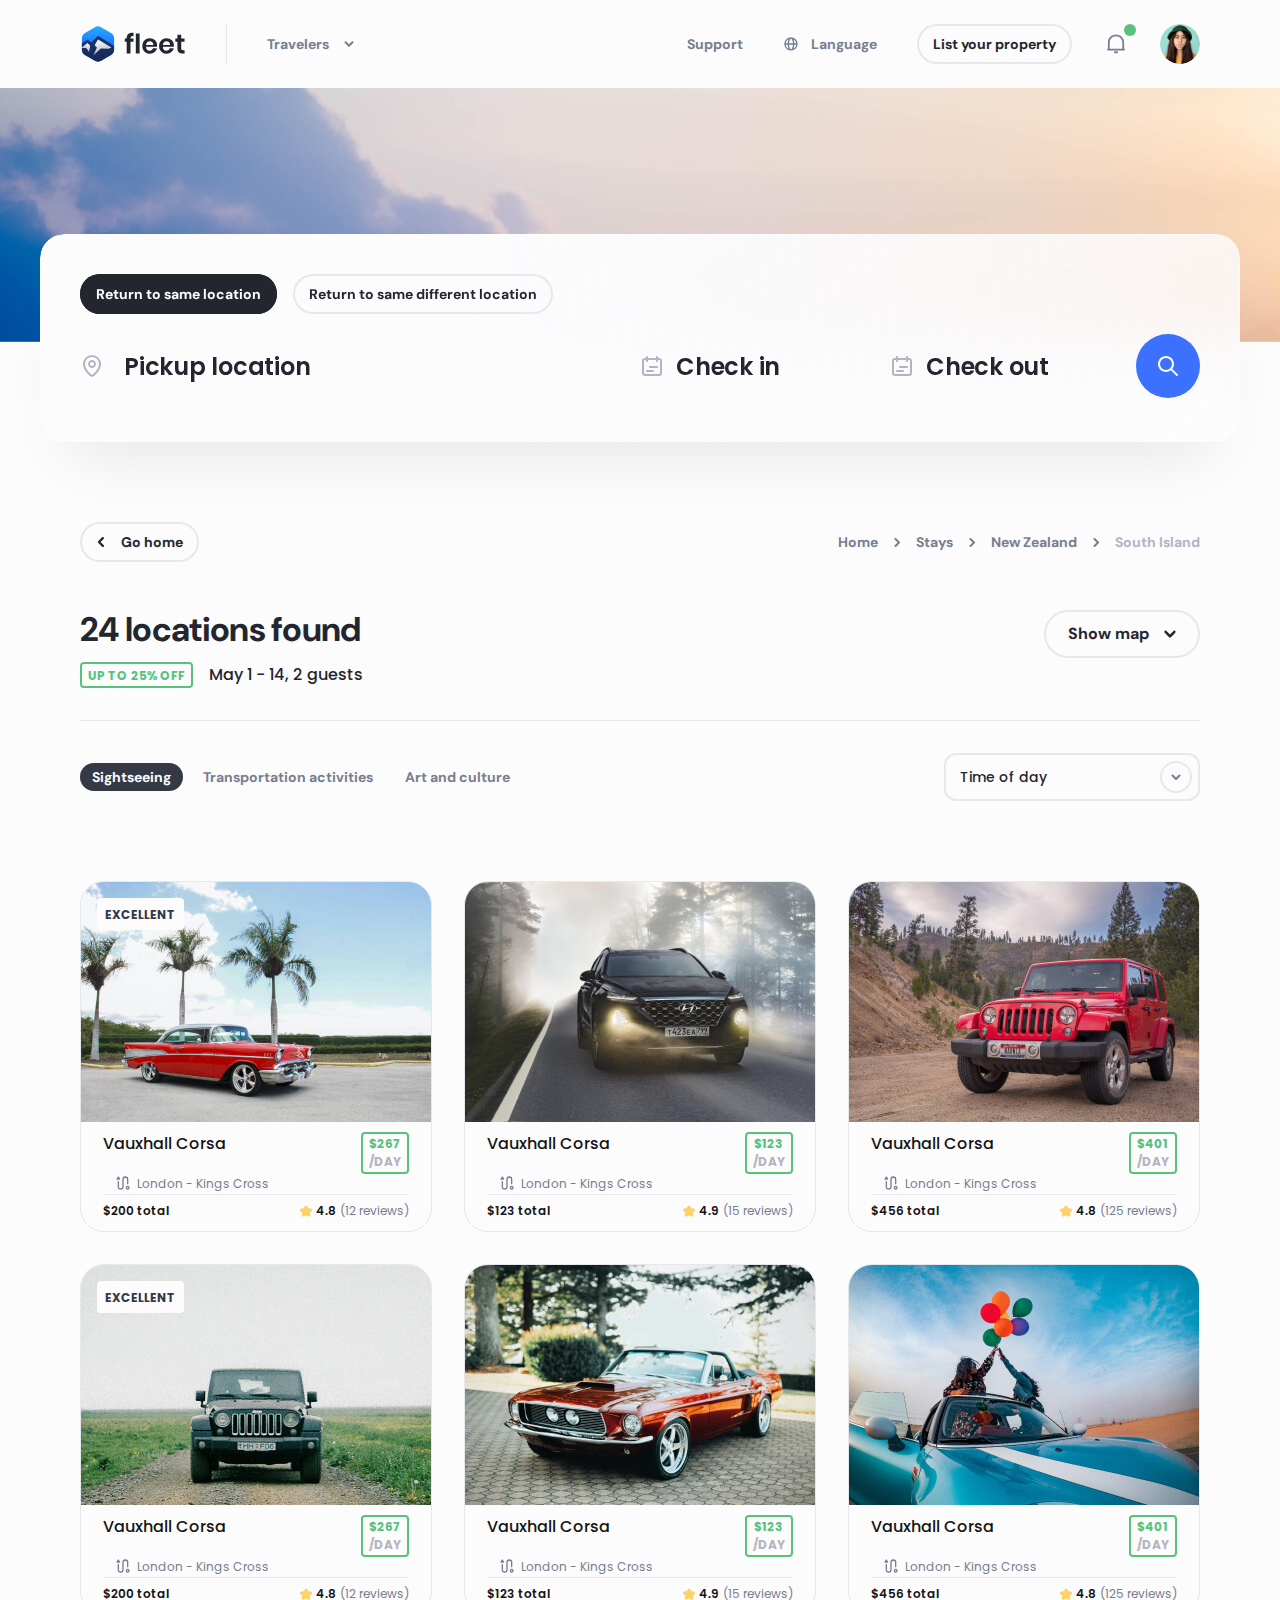
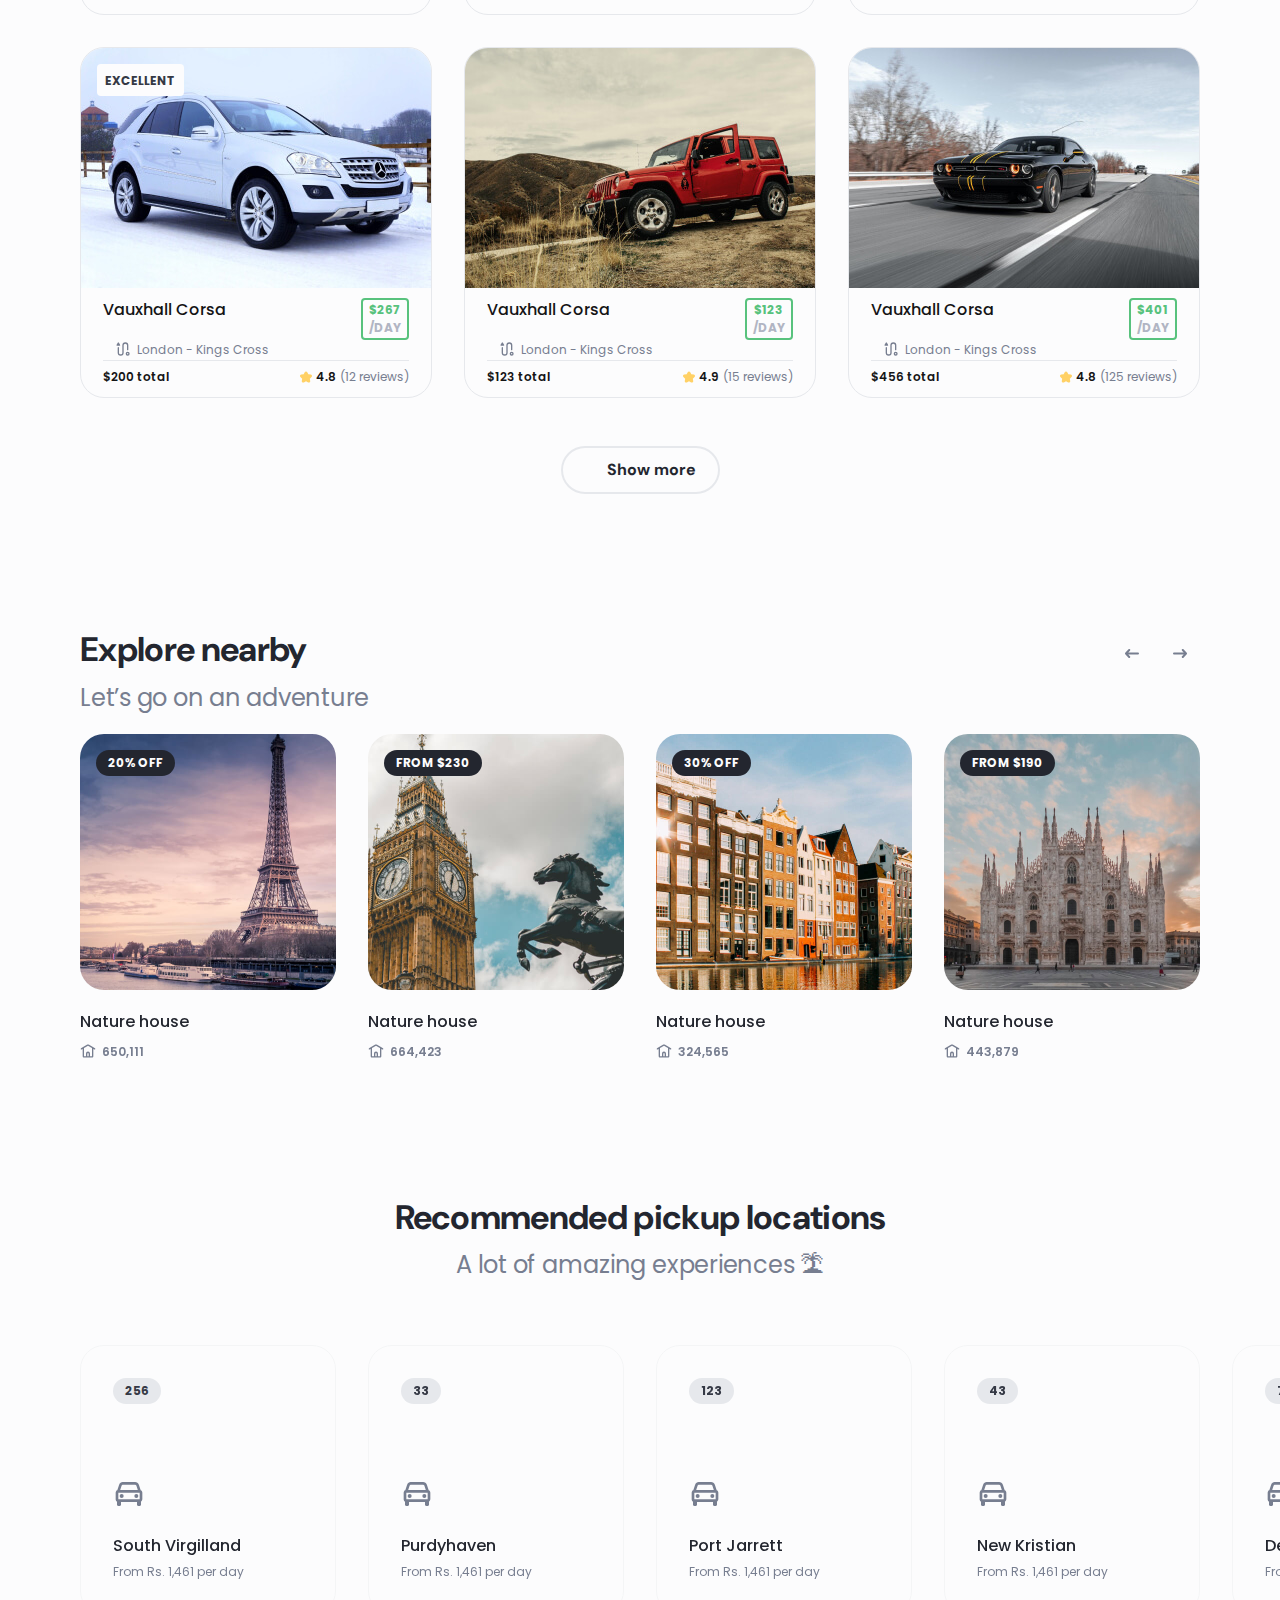
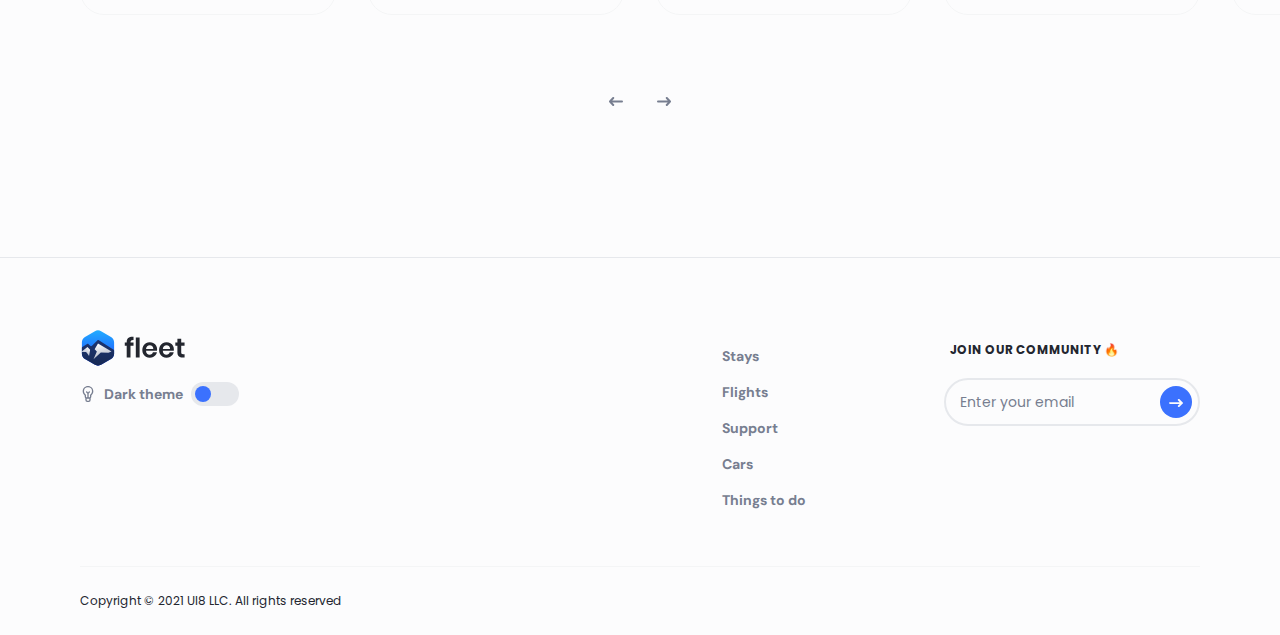
<file: cars-category-2.html>
<!DOCTYPE html>
<html lang="en">
  <head>
    <meta charset="utf-8">
    <title>Fleet</title>
    <meta http-equiv="X-UA-Compatible" content="IE=Edge">
    <meta name="viewport" content="width=device-width, initial-scale=1, maximum-scale=1.0, user-scalable=no">
    <meta name="format-detection" content="telephone=no">
    <link rel="apple-touch-icon" sizes="180x180" href="img/apple-touch-icon.png">
    <link rel="icon" type="image/png" sizes="32x32" href="img/favicon-32x32.png">
    <link rel="icon" type="image/png" sizes="16x16" href="img/favicon-16x16.png">
    <link rel="manifest" href="img/site.webmanifest">
    <link rel="mask-icon" href="img/safari-pinned-tab.svg" color="#5bbad5">
    <meta name="msapplication-TileColor" content="#da532c">
    <meta name="theme-color" content="#ffffff">
    <meta name="description" content="Epic Travel Shopping Design Kit">
    <meta name="twitter:card" content="summary">
    <meta name="twitter:site" content="@ui8">
    <meta name="twitter:title" content="Fleet – Travel Shopping UI Kit">
    <meta name="twitter:description" content="Epic Travel Shopping Design Kit">
    <meta name="twitter:creator" content="@ui8">
    <meta name="twitter:image" content="https://ui8-fleet-html.herokuapp.com/img/twitter-card.jpg">
    <meta property="og:title" content="Fleet – Travel Shopping UI Kit">
    <meta property="og:type" content="Article">
    <meta property="og:url" content="https://ui8.net/ui8/products/fleet--travel-shopping-ui-design-kit">
    <meta property="og:image" content="https://ui8-fleet-html.herokuapp.com/img/fb-og-image.jpg">
    <meta property="og:description" content="Epic Travel Shopping Design Kit">
    <meta property="og:site_name" content="Fleet – Travel Shopping UI Kit">
    <meta property="fb:admins" content="132951670226590">
    <link rel="preconnect" href="https://fonts.gstatic.com">
    <link href="https://fonts.googleapis.com/css2?family=DM+Sans:wght@700&amp;family=Poppins:wght@400;500;600;700&amp;display=swap" rel="stylesheet">
    <link rel="stylesheet" media="all" href="css/app.min.css">
    <script>
      var viewportmeta = document.querySelector('meta[name="viewport"]');
      if (viewportmeta) {
        if (screen.width < 375) {
          var newScale = screen.width / 375;
          viewportmeta.content = 'width=375, minimum-scale=' + newScale + ', maximum-scale=1.0, user-scalable=no, initial-scale=' + newScale + '';
        } else {
          viewportmeta.content = 'width=device-width, maximum-scale=1.0, initial-scale=1.0';
        }
      }
    </script>
  </head>
  <body>
    <script>
      console.log(localStorage.getItem('darkMode'));
      if (localStorage.getItem('darkMode') === "on") {
        document.body.classList.add("dark");
        document.addEventListener("DOMContentLoaded", function() {
          document.querySelector('.js-theme input').checked = true;
        });
      }
    </script>
    <!-- outer-->
    <div class="outer">
      <!-- header-->
      <header class="header js-header">
        <div class="header__center center"><a class="header__logo" href="index.html"><img class="some-icon" src="img/logo-dark.svg" alt="Fleet"><img class="some-icon-dark" src="img/logo-light.svg" alt="Fleet"></a>
          <div class="header__wrapper js-header-wrapper">
            <div class="header__item header__item_dropdown js-header-item">
              <button class="header__head js-header-head">Travelers
                <svg class="icon icon-arrow-down">
                  <use xlink:href="#icon-arrow-down"></use>
                </svg>
              </button>
              <div class="header__body js-header-body">
                <div class="header__menu"><a class="header__link" href="index.html">
                    <svg class="icon icon-comment">
                      <use xlink:href="#icon-comment"></use>
                    </svg>Stays</a><a class="header__link" href="flights.html">
                    <svg class="icon icon-email">
                      <use xlink:href="#icon-email"></use>
                    </svg>Flights</a><a class="header__link" href="things-to-do.html">
                    <svg class="icon icon-home">
                      <use xlink:href="#icon-home"></use>
                    </svg>Things to do</a><a class="header__link active" href="cars.html">
                    <svg class="icon icon-email">
                      <use xlink:href="#icon-email"></use>
                    </svg>Cars</a></div>
              </div>
            </div><a class="header__item" href="support.html">Support</a>
            <div class="header__item header__item_language js-header-item">
              <button class="header__head js-header-head">
                <svg class="icon icon-globe">
                  <use xlink:href="#icon-globe"></use>
                </svg>Language
              </button>
              <div class="header__body js-header-body">
                <div class="header__list"><a class="header__box active" href="#">
                    <div class="header__category">English</div>
                    <div class="header__country">United States</div></a><a class="header__box" href="#">
                    <div class="header__category">Vietnamese</div>
                    <div class="header__country">Vietnamese</div></a><a class="header__box" href="#">
                    <div class="header__category">Français</div>
                    <div class="header__country">Belgique</div></a><a class="header__box" href="#">
                    <div class="header__category">Français</div>
                    <div class="header__country">Canada</div></a></div>
              </div>
            </div><a class="button button-stroke button-small header__button" href="list-your-property.html">List your property</a>
          </div>
          <div class="header__item header__item_notification js-header-item">
            <button class="header__head js-header-head active">
              <svg class="icon icon-notification">
                <use xlink:href="#icon-notification"></use>
              </svg>
            </button>
            <div class="header__body js-header-body">
              <div class="header__title">Notification</div>
              <div class="header__notifications"><a class="header__notification" href="message-center.html">
                  <div class="header__avatar"><img src="img/content/avatar-1.jpg" alt="Avatar"></div>
                  <div class="header__details">
                    <div class="header__subtitle">Kohaku Tora</div>
                    <div class="header__content">just sent you a message</div>
                    <div class="header__date">1 minute ago</div>
                    <div class="header__status" style="background-color: #3B71FE;"></div>
                  </div></a><a class="header__notification" href="message-center.html">
                  <div class="header__avatar"><img src="img/content/avatar-1.jpg" alt="Avatar"></div>
                  <div class="header__details">
                    <div class="header__subtitle">Kohaku Tora</div>
                    <div class="header__content">just sent you a message</div>
                    <div class="header__date">3 hours ago</div>
                    <div class="header__status" style="background-color: #3B71FE;"></div>
                  </div></a></div>
            </div>
          </div><a class="header__login js-popup-open" href="#popup-login" data-effect="mfp-zoom-in">
            <svg class="icon icon-user">
              <use xlink:href="#icon-user"></use>
            </svg></a>
          <div class="header__item header__item_user js-header-item">
            <button class="header__head js-header-head"><img src="img/content/avatar-2.jpg" alt="Avatar"></button>
            <div class="header__body js-header-body">
              <div class="header__group">
                <div class="header__menu"><a class="header__link" href="message-center.html">
                    <svg class="icon icon-comment">
                      <use xlink:href="#icon-comment"></use>
                    </svg>Messages</a><a class="header__link" href="bookings-list.html">
                    <svg class="icon icon-home">
                      <use xlink:href="#icon-home"></use>
                    </svg>Bookings</a><a class="header__link" href="wishlists.html">
                    <svg class="icon icon-email">
                      <use xlink:href="#icon-email"></use>
                    </svg>Wishlists</a></div>
                <div class="header__menu"><a class="header__link" href="list-your-property.html">
                    <svg class="icon icon-building">
                      <use xlink:href="#icon-building"></use>
                    </svg>List your property</a><a class="header__link" href="host-an-experience.html">
                    <svg class="icon icon-flag">
                      <use xlink:href="#icon-flag"></use>
                    </svg>Host an experience</a></div>
              </div>
              <div class="header__btns"><a class="button button-small header__button" href="account-setting.html">Account</a>
                <button class="button-stroke button-small header__button">Log out</button>
              </div>
            </div>
          </div>
          <button class="header__burger js-header-burger"></button>
        </div>
      </header>
      <!-- outer content-->
      <div class="outer__inner">
        <div class="section-mb80 main main_cars-category">
          <div class="main__bg"><img src="img/content/bg-flight-1.jpg" alt="Main"></div>
          <div class="main__center center">
            <div class="panel panel_cars-category">
              <div class="panel__background"></div>
              <div class="panel__controls">
                <button class="button-stroke button-small panel__button active">Return to same location</button>
                <button class="button-stroke button-small panel__button">Return to same different location</button>
              </div>
              <div class="panel__body">
                <div class="panel__row">
                  <div class="location js-location location_small location_down">
                    <div class="location__head js-location-head">
                      <div class="location__icon">
                        <svg class="icon icon-marker">
                          <use xlink:href="#icon-marker"></use>
                        </svg>
                      </div>
                      <input class="location__input js-location-input" type="text" name="location" autocomplete="off" placeholder="Pickup location"/>
                      <button class="location__clear js-location-clear">
                        <svg class="icon icon-close-circle">
                          <use xlink:href="#icon-close-circle"></use>
                        </svg>
                      </button>
                    </div>
                    <div class="location__body js-location-body">
                      <div class="location__list"><a class="location__item js-location-item" href="#">New York, NY</a><a class="location__item js-location-item" href="#">New York, Manhattan</a><a class="location__item js-location-item" href="#">New Zealand</a><a class="location__item js-location-item" href="#">New Smyrna Beach, FL</a><a class="location__item js-location-item" href="#">Newark, NJ</a></div>
                    </div>
                  </div>
                  <div class="datepicker js-date-range datepicker_small datepicker_down" data-format="ddd, MMM DD" data-container=".datepicker">
                    <div class="datepicker__list">
                      <div class="datepicker__item">
                        <input class="datepicker__input js-date-from" type="text" placeholder="Check in" readonly="readonly"/>
                        <div class="datepicker__icon">
                          <svg class="icon icon-calendar">
                            <use xlink:href="#icon-calendar"></use>
                          </svg>
                        </div>
                      </div>
                      <div class="datepicker__item">
                        <input class="datepicker__input js-date-to" type="text" placeholder="Check out" readonly="readonly"/>
                        <div class="datepicker__icon">
                          <svg class="icon icon-calendar">
                            <use xlink:href="#icon-calendar"></use>
                          </svg>
                        </div>
                      </div>
                    </div>
                  </div>
                  <button class="panel__search">
                    <svg class="icon icon-search">
                      <use xlink:href="#icon-search"></use>
                    </svg><span>Search</span>
                  </button>
                </div>
              </div>
            </div>
          </div>
        </div>
        <div class="section catalog">
          <div class="sorting">
            <div class="sorting__center center">
              <div class="control"><a class="button-stroke button-small control__button" href="cars.html">
                  <svg class="icon icon-arrow-left">
                    <use xlink:href="#icon-arrow-left"></use>
                  </svg><span>Go home</span></a>
                <ul class="breadcrumbs">
                  <li class="breadcrumbs__item"><a class="breadcrumbs__link" href="index.html">Home</a></li>
                  <li class="breadcrumbs__item"><a class="breadcrumbs__link" href="index.html">Stays</a></li>
                  <li class="breadcrumbs__item"><a class="breadcrumbs__link" href="stays-category.html">New Zealand</a></li>
                  <li class="breadcrumbs__item">South Island</li>
                </ul>
              </div>
              <div class="sorting__body">
                <div class="sorting__box">
                  <h2 class="sorting__title h2">24 locations found</h2>
                  <div class="sorting__line">
                    <div class="sorting__sale">up to 25% off</div>
                    <div class="sorting__details">May 1 - 14, 2 guests</div>
                  </div>
                </div>
                <div class="sorting__location">
                  <button class="button-stroke sorting__button js-sorting-button"><span>Show map</span>
                    <svg class="icon icon-arrow-bottom">
                      <use xlink:href="#icon-arrow-bottom"></use>
                    </svg>
                  </button>
                  <div class="sorting__map js-sorting-map">
                    <iframe src="https://www.google.com/maps/embed?pb=!1m18!1m12!1m3!1d63817.0803287881!2d168.63234961382247!3d-45.04173987887954!2m3!1f0!2f0!3f0!3m2!1i1024!2i768!4f13.1!3m3!1m2!1s0xa9d51df1d7a8de5f%3A0x500ef868479a600!2z0JrRg9C40L3RgdGC0LDRg9C9LCDQndC-0LLQsNGPINCX0LXQu9Cw0L3QtNC40Y8!5e0!3m2!1sru!2sua!4v1624887132616!5m2!1sru!2sua" width="600" height="450" loading="lazy"></iframe>
                  </div>
                </div>
              </div>
              <div class="sorting__foot">
                <div class="nav"><a class="nav__link active" href="#">Sightseeing</a><a class="nav__link" href="#">Transportation activities</a><a class="nav__link" href="#">Art and culture</a></div>
                <div class="sorting__select tablet-show">
                  <select class="select">
                    <option>Sightseeing</option>
                    <option>Transportation activities</option>
                    <option>Art and culture</option>
                  </select>
                </div>
                <div class="sorting__select">
                  <select class="select">
                    <option>Time of day</option>
                    <option>Time of week</option>
                  </select>
                </div>
              </div>
            </div>
          </div>
          <div class="catalog__body">
            <div class="catalog__center center">
              <div class="catalog__list"><a class="card card_car" href="cars-product.html">
                  <div class="card__preview"><img srcSet="img/content/cars-photo-1@2x.jpg 2x" src="img/content/cars-photo-1.jpg" alt="Vauxhall Corsa"/>
                    <div class="category card__category">excellent</div>
                  </div>
                  <div class="card__body">
                    <div class="card__line">
                      <div class="card__title">Vauxhall Corsa</div>
                      <div class="card__price">
                        <div class="card__old">/DAY</div>
                        <div class="card__actual">$267</div>
                      </div>
                    </div>
                    <div class="card__options">
                      <div class="card__option">
                        <svg class="icon icon-route">
                          <use xlink:href="#icon-route"></use>
                        </svg>London - Kings Cross
                      </div>
                    </div>
                    <div class="card__foot">
                      <div class="card__flex">
                        <div class="card__cost">$200 total</div>
                        <div class="card__rating">
                          <svg class="icon icon-star">
                            <use xlink:href="#icon-star"></use>
                          </svg>
                          <div class="card__number">4.8</div>
                          <div class="card__reviews">(12 reviews)
                          </div>
                        </div>
                      </div>
                    </div>
                  </div></a><a class="card card_car" href="cars-product.html">
                  <div class="card__preview"><img srcSet="img/content/cars-photo-2@2x.jpg 2x" src="img/content/cars-photo-2.jpg" alt="Vauxhall Corsa"/>
                  </div>
                  <div class="card__body">
                    <div class="card__line">
                      <div class="card__title">Vauxhall Corsa</div>
                      <div class="card__price">
                        <div class="card__old">/DAY</div>
                        <div class="card__actual">$123</div>
                      </div>
                    </div>
                    <div class="card__options">
                      <div class="card__option">
                        <svg class="icon icon-route">
                          <use xlink:href="#icon-route"></use>
                        </svg>London - Kings Cross
                      </div>
                    </div>
                    <div class="card__foot">
                      <div class="card__flex">
                        <div class="card__cost">$123 total</div>
                        <div class="card__rating">
                          <svg class="icon icon-star">
                            <use xlink:href="#icon-star"></use>
                          </svg>
                          <div class="card__number">4.9</div>
                          <div class="card__reviews">(15 reviews)
                          </div>
                        </div>
                      </div>
                    </div>
                  </div></a><a class="card card_car" href="cars-product.html">
                  <div class="card__preview"><img srcSet="img/content/cars-photo-3@2x.jpg 2x" src="img/content/cars-photo-3.jpg" alt="Vauxhall Corsa"/>
                  </div>
                  <div class="card__body">
                    <div class="card__line">
                      <div class="card__title">Vauxhall Corsa</div>
                      <div class="card__price">
                        <div class="card__old">/DAY</div>
                        <div class="card__actual">$401</div>
                      </div>
                    </div>
                    <div class="card__options">
                      <div class="card__option">
                        <svg class="icon icon-route">
                          <use xlink:href="#icon-route"></use>
                        </svg>London - Kings Cross
                      </div>
                    </div>
                    <div class="card__foot">
                      <div class="card__flex">
                        <div class="card__cost">$456 total</div>
                        <div class="card__rating">
                          <svg class="icon icon-star">
                            <use xlink:href="#icon-star"></use>
                          </svg>
                          <div class="card__number">4.8</div>
                          <div class="card__reviews">(125 reviews)
                          </div>
                        </div>
                      </div>
                    </div>
                  </div></a><a class="card card_car" href="cars-product.html">
                  <div class="card__preview"><img srcSet="img/content/cars-photo-4@2x.jpg 2x" src="img/content/cars-photo-4.jpg" alt="Vauxhall Corsa"/>
                    <div class="category card__category">excellent</div>
                  </div>
                  <div class="card__body">
                    <div class="card__line">
                      <div class="card__title">Vauxhall Corsa</div>
                      <div class="card__price">
                        <div class="card__old">/DAY</div>
                        <div class="card__actual">$267</div>
                      </div>
                    </div>
                    <div class="card__options">
                      <div class="card__option">
                        <svg class="icon icon-route">
                          <use xlink:href="#icon-route"></use>
                        </svg>London - Kings Cross
                      </div>
                    </div>
                    <div class="card__foot">
                      <div class="card__flex">
                        <div class="card__cost">$200 total</div>
                        <div class="card__rating">
                          <svg class="icon icon-star">
                            <use xlink:href="#icon-star"></use>
                          </svg>
                          <div class="card__number">4.8</div>
                          <div class="card__reviews">(12 reviews)
                          </div>
                        </div>
                      </div>
                    </div>
                  </div></a><a class="card card_car" href="cars-product.html">
                  <div class="card__preview"><img srcSet="img/content/cars-photo-5@2x.jpg 2x" src="img/content/cars-photo-5.jpg" alt="Vauxhall Corsa"/>
                  </div>
                  <div class="card__body">
                    <div class="card__line">
                      <div class="card__title">Vauxhall Corsa</div>
                      <div class="card__price">
                        <div class="card__old">/DAY</div>
                        <div class="card__actual">$123</div>
                      </div>
                    </div>
                    <div class="card__options">
                      <div class="card__option">
                        <svg class="icon icon-route">
                          <use xlink:href="#icon-route"></use>
                        </svg>London - Kings Cross
                      </div>
                    </div>
                    <div class="card__foot">
                      <div class="card__flex">
                        <div class="card__cost">$123 total</div>
                        <div class="card__rating">
                          <svg class="icon icon-star">
                            <use xlink:href="#icon-star"></use>
                          </svg>
                          <div class="card__number">4.9</div>
                          <div class="card__reviews">(15 reviews)
                          </div>
                        </div>
                      </div>
                    </div>
                  </div></a><a class="card card_car" href="cars-product.html">
                  <div class="card__preview"><img srcSet="img/content/cars-photo-6@2x.jpg 2x" src="img/content/cars-photo-6.jpg" alt="Vauxhall Corsa"/>
                  </div>
                  <div class="card__body">
                    <div class="card__line">
                      <div class="card__title">Vauxhall Corsa</div>
                      <div class="card__price">
                        <div class="card__old">/DAY</div>
                        <div class="card__actual">$401</div>
                      </div>
                    </div>
                    <div class="card__options">
                      <div class="card__option">
                        <svg class="icon icon-route">
                          <use xlink:href="#icon-route"></use>
                        </svg>London - Kings Cross
                      </div>
                    </div>
                    <div class="card__foot">
                      <div class="card__flex">
                        <div class="card__cost">$456 total</div>
                        <div class="card__rating">
                          <svg class="icon icon-star">
                            <use xlink:href="#icon-star"></use>
                          </svg>
                          <div class="card__number">4.8</div>
                          <div class="card__reviews">(125 reviews)
                          </div>
                        </div>
                      </div>
                    </div>
                  </div></a><a class="card card_car" href="cars-product.html">
                  <div class="card__preview"><img srcSet="img/content/cars-photo-7@2x.jpg 2x" src="img/content/cars-photo-7.jpg" alt="Vauxhall Corsa"/>
                    <div class="category card__category">excellent</div>
                  </div>
                  <div class="card__body">
                    <div class="card__line">
                      <div class="card__title">Vauxhall Corsa</div>
                      <div class="card__price">
                        <div class="card__old">/DAY</div>
                        <div class="card__actual">$267</div>
                      </div>
                    </div>
                    <div class="card__options">
                      <div class="card__option">
                        <svg class="icon icon-route">
                          <use xlink:href="#icon-route"></use>
                        </svg>London - Kings Cross
                      </div>
                    </div>
                    <div class="card__foot">
                      <div class="card__flex">
                        <div class="card__cost">$200 total</div>
                        <div class="card__rating">
                          <svg class="icon icon-star">
                            <use xlink:href="#icon-star"></use>
                          </svg>
                          <div class="card__number">4.8</div>
                          <div class="card__reviews">(12 reviews)
                          </div>
                        </div>
                      </div>
                    </div>
                  </div></a><a class="card card_car" href="cars-product.html">
                  <div class="card__preview"><img srcSet="img/content/cars-photo-8@2x.jpg 2x" src="img/content/cars-photo-8.jpg" alt="Vauxhall Corsa"/>
                  </div>
                  <div class="card__body">
                    <div class="card__line">
                      <div class="card__title">Vauxhall Corsa</div>
                      <div class="card__price">
                        <div class="card__old">/DAY</div>
                        <div class="card__actual">$123</div>
                      </div>
                    </div>
                    <div class="card__options">
                      <div class="card__option">
                        <svg class="icon icon-route">
                          <use xlink:href="#icon-route"></use>
                        </svg>London - Kings Cross
                      </div>
                    </div>
                    <div class="card__foot">
                      <div class="card__flex">
                        <div class="card__cost">$123 total</div>
                        <div class="card__rating">
                          <svg class="icon icon-star">
                            <use xlink:href="#icon-star"></use>
                          </svg>
                          <div class="card__number">4.9</div>
                          <div class="card__reviews">(15 reviews)
                          </div>
                        </div>
                      </div>
                    </div>
                  </div></a><a class="card card_car" href="cars-product.html">
                  <div class="card__preview"><img srcSet="img/content/cars-photo-9@2x.jpg 2x" src="img/content/cars-photo-9.jpg" alt="Vauxhall Corsa"/>
                  </div>
                  <div class="card__body">
                    <div class="card__line">
                      <div class="card__title">Vauxhall Corsa</div>
                      <div class="card__price">
                        <div class="card__old">/DAY</div>
                        <div class="card__actual">$401</div>
                      </div>
                    </div>
                    <div class="card__options">
                      <div class="card__option">
                        <svg class="icon icon-route">
                          <use xlink:href="#icon-route"></use>
                        </svg>London - Kings Cross
                      </div>
                    </div>
                    <div class="card__foot">
                      <div class="card__flex">
                        <div class="card__cost">$456 total</div>
                        <div class="card__rating">
                          <svg class="icon icon-star">
                            <use xlink:href="#icon-star"></use>
                          </svg>
                          <div class="card__number">4.8</div>
                          <div class="card__reviews">(125 reviews)
                          </div>
                        </div>
                      </div>
                    </div>
                  </div></a>
              </div>
              <div class="catalog__btns">
                <button class="button-stroke catalog__button">
                  <div class="loader"></div><span>Show more</span>
                </button>
              </div>
            </div>
          </div>
        </div>
        <div class="section browse">
          <div class="browse__center center">
            <div class="browse__inner">
              <div class="browse__head">
                <h2 class="browse__title h2">Explore nearby</h2>
                <div class="browse__info info">Let’s go on an adventure</div>
              </div>
              <div class="browse__wrapper">
                <div class="browse__slider js-slider-browse"><a class="browse__card" href="stays-category.html">
                                      <div class="browse__preview"><img srcSet="img/content/browse-pic-6.jpg 2x" src="img/content/browse-pic-6@2x.jpg" alt="Card">
                                        <div class="status-black browse__category">20% off</div>
                                      </div>
                                      <div class="browse__subtitle">Nature house</div>
                                      <div class="browse__content">
                                        <svg class="icon icon-home">
                                          <use xlink:href="#icon-home"></use>
                                        </svg>650,111
                                      </div></a><a class="browse__card" href="stays-category.html">
                                      <div class="browse__preview"><img srcSet="img/content/browse-pic-7.jpg 2x" src="img/content/browse-pic-7@2x.jpg" alt="Card">
                                        <div class="status-black browse__category">from $230</div>
                                      </div>
                                      <div class="browse__subtitle">Nature house</div>
                                      <div class="browse__content">
                                        <svg class="icon icon-home">
                                          <use xlink:href="#icon-home"></use>
                                        </svg>664,423
                                      </div></a><a class="browse__card" href="stays-category.html">
                                      <div class="browse__preview"><img srcSet="img/content/browse-pic-8.jpg 2x" src="img/content/browse-pic-8@2x.jpg" alt="Card">
                                        <div class="status-black browse__category">30% off</div>
                                      </div>
                                      <div class="browse__subtitle">Nature house</div>
                                      <div class="browse__content">
                                        <svg class="icon icon-home">
                                          <use xlink:href="#icon-home"></use>
                                        </svg>324,565
                                      </div></a><a class="browse__card" href="stays-category.html">
                                      <div class="browse__preview"><img srcSet="img/content/browse-pic-9.jpg 2x" src="img/content/browse-pic-9@2x.jpg" alt="Card">
                                        <div class="status-black browse__category">from $190</div>
                                      </div>
                                      <div class="browse__subtitle">Nature house</div>
                                      <div class="browse__content">
                                        <svg class="icon icon-home">
                                          <use xlink:href="#icon-home"></use>
                                        </svg>443,879
                                      </div></a><a class="browse__card" href="stays-category.html">
                                      <div class="browse__preview"><img srcSet="img/content/browse-pic-1.jpg 2x" src="img/content/browse-pic-1@2x.jpg" alt="Card">
                                        <div class="status-black browse__category">20% off</div>
                                      </div>
                                      <div class="browse__subtitle">Nature house</div>
                                      <div class="browse__content">
                                        <svg class="icon icon-home">
                                          <use xlink:href="#icon-home"></use>
                                        </svg>650,111
                                      </div></a><a class="browse__card" href="stays-category.html">
                                      <div class="browse__preview"><img srcSet="img/content/browse-pic-2.jpg 2x" src="img/content/browse-pic-2@2x.jpg" alt="Card">
                                        <div class="status-black browse__category">from $230</div>
                                      </div>
                                      <div class="browse__subtitle">Nature house</div>
                                      <div class="browse__content">
                                        <svg class="icon icon-home">
                                          <use xlink:href="#icon-home"></use>
                                        </svg>664,423
                                      </div></a><a class="browse__card" href="stays-category.html">
                                      <div class="browse__preview"><img srcSet="img/content/browse-pic-3.jpg 2x" src="img/content/browse-pic-3@2x.jpg" alt="Card">
                                        <div class="status-black browse__category">20% off</div>
                                      </div>
                                      <div class="browse__subtitle">Nature house</div>
                                      <div class="browse__content">
                                        <svg class="icon icon-home">
                                          <use xlink:href="#icon-home"></use>
                                        </svg>324,565
                                      </div></a>
                </div>
              </div>
            </div>
          </div>
        </div>
        <div class="section categories">
          <div class="categories__center center">
            <div class="categories__inner">
              <div class="categories__head">
                <h2 class="categories__title h2">Recommended pickup locations</h2>
                <div class="categories__info info">A lot of amazing experiences 🏝</div>
              </div>
              <div class="categories__wrapper">
                <div class="categories__slider js-slider-categories"><a class="categories__item" href="cars-category-2.html">
                                      <div class="status categories__counter">256</div>
                                      <div class="categories__icon">
                                        <svg class="icon icon-car">
                                          <use xlink:href="#icon-car"></use>
                                        </svg>
                                      </div>
                                      <div class="categories__subtitle">South Virgilland</div>
                                      <div class="categories__content">From Rs. 1,461 per day</div></a><a class="categories__item" href="cars-category-2.html">
                                      <div class="status categories__counter">33</div>
                                      <div class="categories__icon">
                                        <svg class="icon icon-car">
                                          <use xlink:href="#icon-car"></use>
                                        </svg>
                                      </div>
                                      <div class="categories__subtitle">Purdyhaven</div>
                                      <div class="categories__content">From Rs. 1,461 per day</div></a><a class="categories__item" href="cars-category-2.html">
                                      <div class="status categories__counter">123</div>
                                      <div class="categories__icon">
                                        <svg class="icon icon-car">
                                          <use xlink:href="#icon-car"></use>
                                        </svg>
                                      </div>
                                      <div class="categories__subtitle">Port Jarrett</div>
                                      <div class="categories__content">From Rs. 1,461 per day</div></a><a class="categories__item" href="cars-category-2.html">
                                      <div class="status categories__counter">43</div>
                                      <div class="categories__icon">
                                        <svg class="icon icon-car">
                                          <use xlink:href="#icon-car"></use>
                                        </svg>
                                      </div>
                                      <div class="categories__subtitle">New Kristian</div>
                                      <div class="categories__content">From Rs. 1,461 per day</div></a><a class="categories__item" href="cars-category-2.html">
                                      <div class="status categories__counter">73</div>
                                      <div class="categories__icon">
                                        <svg class="icon icon-car">
                                          <use xlink:href="#icon-car"></use>
                                        </svg>
                                      </div>
                                      <div class="categories__subtitle">Demetrisfort</div>
                                      <div class="categories__content">From Rs. 1,461 per day</div></a><a class="categories__item" href="cars-category-2.html">
                                      <div class="status categories__counter">11</div>
                                      <div class="categories__icon">
                                        <svg class="icon icon-car">
                                          <use xlink:href="#icon-car"></use>
                                        </svg>
                                      </div>
                                      <div class="categories__subtitle">South Virgilland</div>
                                      <div class="categories__content">From Rs. 1,461 per day</div></a><a class="categories__item" href="cars-category-2.html">
                                      <div class="status categories__counter">56</div>
                                      <div class="categories__icon">
                                        <svg class="icon icon-car">
                                          <use xlink:href="#icon-car"></use>
                                        </svg>
                                      </div>
                                      <div class="categories__subtitle">Purdyhaven</div>
                                      <div class="categories__content">From Rs. 1,461 per day</div></a><a class="categories__item" href="cars-category-2.html">
                                      <div class="status categories__counter">33</div>
                                      <div class="categories__icon">
                                        <svg class="icon icon-car">
                                          <use xlink:href="#icon-car"></use>
                                        </svg>
                                      </div>
                                      <div class="categories__subtitle">Port Jarrett</div>
                                      <div class="categories__content">From Rs. 1,461 per day</div></a><a class="categories__item" href="cars-category-2.html">
                                      <div class="status categories__counter">123</div>
                                      <div class="categories__icon">
                                        <svg class="icon icon-car">
                                          <use xlink:href="#icon-car"></use>
                                        </svg>
                                      </div>
                                      <div class="categories__subtitle">New Kristian</div>
                                      <div class="categories__content">From Rs. 1,461 per day</div></a><a class="categories__item" href="cars-category-2.html">
                                      <div class="status categories__counter">43</div>
                                      <div class="categories__icon">
                                        <svg class="icon icon-car">
                                          <use xlink:href="#icon-car"></use>
                                        </svg>
                                      </div>
                                      <div class="categories__subtitle">Demetrisfort</div>
                                      <div class="categories__content">From Rs. 1,461 per day</div></a>
                </div>
              </div>
            </div>
          </div>
        </div>
      </div>
      <!-- footer-->
      <footer class="footer">
        <div class="footer__center center">
          <div class="footer__row">
            <div class="footer__col"><a class="footer__logo" href="index.html"><img class="some-icon" src="img/logo-dark.svg" alt="Fleet"><img class="some-icon-dark" src="img/logo-light.svg" alt="Fleet"></a>
              <div class="footer__theme">
                <svg class="icon icon-bulb">
                  <use xlink:href="#icon-bulb"></use>
                </svg>Dark theme
                <label class="theme js-theme">
                  <input class="theme__input" type="checkbox"/><span class="theme__inner"><span class="theme__box"></span></span>
                </label>
              </div>
            </div>
            <div class="footer__col">
              <div class="footer__menu"><a class="footer__link" href="index.html">Stays</a><a class="footer__link" href="flights.html">Flights</a><a class="footer__link" href="support.html">Support</a><a class="footer__link" href="cars.html">Cars</a><a class="footer__link" href="things-to-do.html">Things to do</a></div>
            </div>
            <div class="footer__col">
              <div class="footer__info">Join our community 🔥</div>
              <form class="subscription">
                <input class="subscription__input" type="email" name="email" placeholder="Enter your email" required="required"/>
                <button class="subscription__btn">
                  <svg class="icon icon-arrow-next">
                    <use xlink:href="#icon-arrow-next"></use>
                  </svg>
                </button>
              </form>
            </div>
          </div>
          <div class="footer__bottom">
            <div class="footer__copyright">Copyright © 2021 UI8 LLC. All rights reserved</div>
          </div>
        </div>
      </footer>
    </div>
    <div class="popup popup_login mfp-hide" id="popup-login">
      <div class="login">
        <div class="login__item">
          <div class="login__title h3">Sign up on Fleet</div>
          <div class="login__info">Use Your OpenID to Sign up</div>
          <div class="login__btns">
            <button class="button login__button">
              <svg class="icon icon-google">
                <use xlink:href="#icon-google"></use>
              </svg><span>Google</span>
            </button>
            <button class="button-black login__button">
              <svg class="icon icon-apple">
                <use xlink:href="#icon-apple"></use>
              </svg><span>Apple</span>
            </button>
          </div>
          <div class="login__note">Or continue with email</div>
          <div class="subscription">
            <input class="subscription__input" type="email" name="email" placeholder="Enter your email" required>
            <button class="subscription__btn">
              <svg class="icon icon-arrow-next">
                <use xlink:href="#icon-arrow-next"></use>
              </svg>
            </button>
          </div>
          <div class="login__foot">Already have an account? <a class="login__link" href="#">Login</a></div>
        </div>
        <div class="login__item">
          <div class="login__title h3">Sign in</div>
          <div class="login__form">
            <div class="field field_view">
              <div class="field__wrap">
                <input class="field__input" type="password" name="password" placeholder="Password" required>
                <button class="field__view">
                  <svg class="icon icon-eye">
                    <use xlink:href="#icon-eye"></use>
                  </svg>
                </button>
              </div>
            </div>
            <button class="button login__button">Login</button>
          </div>
          <div class="login__foot"><a class="login__password" href="#">Forgot password?</a></div>
        </div>
        <div class="login__item">
          <div class="login__title h3">Let’s confirm it’s really you</div>
          <div class="login__info">Help us secure your account. Please complete the verifications below</div>
          <div class="login__form">
            <div class="login__variants">
              <label class="radio">
                <input class="radio__input" type="radio" name="login" checked="checked"/><span class="radio__inner"><span class="radio__tick"></span><span class="radio__text">Get the code by text message (SM) at +1 234 567 890</span></span>
              </label>
              <label class="radio">
                <input class="radio__input" type="radio" name="login"/><span class="radio__inner"><span class="radio__tick"></span><span class="radio__text">Get the code by email at tranm••••••••••••@gm•••.com</span></span>
              </label>
            </div>
            <button class="button login__button">Continue</button>
          </div>
        </div>
        <div class="login__item">
          <div class="login__title h3">Enter your security code</div>
          <div class="login__info">We texted your code to +1 234 567 890</div>
          <div class="login__form">
            <div class="login__code">
              <div class="login__number">
                <input type="tel">
              </div>
              <div class="login__number">
                <input type="tel">
              </div>
              <div class="login__number">
                <input type="tel">
              </div>
              <div class="login__number">
                <input type="tel">
              </div>
            </div>
          </div>
        </div>
      </div>
    </div>
    <!-- scripts-->
    <script src="js/lib/jquery.min.js"></script>
    <script src="js/lib/slick.min.js"></script>
    <script src="js/lib/jquery.nice-select.min.js"></script>
    <script src="js/lib/share-buttons.js"></script>
    <script src="js/lib/jquery.fancybox.min.js"></script>
    <script src="js/lib/jquery.rateyo.min.js"></script>
    <script src="js/lib/nouislider.min.js"></script>
    <script src="js/lib/wNumb.js"></script>
    <script src="js/lib/jquery.magnific-popup.min.js"></script>
    <script src="js/lib/moment.min.js"></script>
    <script src="js/lib/jquery.daterangepicker.min.js"></script>
    <script src="js/lib/simpleParallax.min.js"></script>
    <script src="js/demo.js"></script>
    <script src="js/app.js"></script>
    <!-- svg sprite-->
    <div style="display: none"><svg width="0" height="0">
<symbol xmlns="http://www.w3.org/2000/svg" viewBox="0 0 16 16" id="icon-arrow-down">
<path d="M10.805 6.362c-.26-.26-.682-.26-.943 0L8 8.224 6.138 6.362c-.26-.26-.682-.26-.943 0s-.26.682 0 .943l2.333 2.333c.26.26.682.26.943 0l2.333-2.333c.26-.26.26-.682 0-.943z"></path>
</symbol>
<symbol xmlns="http://www.w3.org/2000/svg" viewBox="0 0 16 16" id="icon-arrow-bottom">
<path d="M15.039 3.961c-.653-.653-1.713-.653-2.366 0L8 8.634 3.327 3.961c-.653-.653-1.713-.653-2.366 0s-.653 1.713 0 2.366l5.856 5.856c.653.653 1.713.653 2.366 0l5.856-5.856c.653-.653.653-1.713 0-2.366z"></path>
</symbol>
<symbol xmlns="http://www.w3.org/2000/svg" viewBox="0 0 16 16" id="icon-arrow-left">
<path d="M12.207.521a1.78 1.78 0 0 1 0 2.514L7.242 8l4.965 4.965a1.78 1.78 0 0 1 0 2.514 1.78 1.78 0 0 1-2.514 0L3.471 9.257a1.78 1.78 0 0 1 0-2.514L9.693.521a1.78 1.78 0 0 1 2.514 0z"></path>
</symbol>
<symbol xmlns="http://www.w3.org/2000/svg" viewBox="0 0 16 16" id="icon-arrow-right">
<path d="M6.528 5.195c-.26.26-.26.682 0 .943L8.39 8 6.528 9.862c-.26.26-.26.682 0 .943s.682.26.943 0l2.333-2.333c.26-.26.26-.682 0-.943L7.471 5.195c-.26-.26-.682-.26-.943 0z"></path>
</symbol>
<symbol xmlns="http://www.w3.org/2000/svg" viewBox="0 0 16 16" id="icon-email">
<path d="M13.334 2a2 2 0 0 1 1.995 1.851l.005.149v8a2 2 0 0 1-1.851 1.995l-.149.005H2.667a2 2 0 0 1-1.995-1.851L.667 12V4a2 2 0 0 1 1.851-1.995L2.667 2h10.667zm0 1.333H2.667C2.299 3.333 2 3.632 2 4v8c0 .368.298.667.667.667h10.667c.368 0 .667-.298.667-.667V4c0-.368-.298-.667-.667-.667zm-.821 1.573c.236.283.198.703-.085.939L9.281 8.468a2 2 0 0 1-2.561 0L3.574 5.845c-.283-.236-.321-.656-.085-.939s.656-.321.939-.085l3.146 2.622c.247.206.606.206.854 0l3.146-2.622c.283-.236.703-.197.939.085z"></path>
</symbol>
<symbol xmlns="http://www.w3.org/2000/svg" viewBox="0 0 16 16" id="icon-comment">
<path d="M8 1.413c1.643 0 3.124.162 4.203.326 1.127.171 2.019.997 2.213 2.12a17.13 17.13 0 0 1 .25 2.887 17.13 17.13 0 0 1-.25 2.887c-.193 1.123-1.086 1.949-2.213 2.12a28.6 28.6 0 0 1-3.787.323l-4.077 2.409a.67.67 0 0 1-1.006-.574v-2.269c-.902-.3-1.584-1.045-1.75-2.009-.135-.783-.25-1.777-.25-2.887s.115-2.104.25-2.887c.193-1.123 1.086-1.949 2.213-2.12 1.08-.164 2.561-.326 4.203-.326zm0 1.333a27.01 27.01 0 0 0-4.003.311c-.596.091-1.01.506-1.099 1.028a15.8 15.8 0 0 0-.231 2.661 15.8 15.8 0 0 0 .231 2.661c.078.453.395.817.856.97l.913.303v2.063l3.375-1.994.353-.006a27.26 27.26 0 0 0 3.609-.308c.596-.091 1.01-.506 1.099-1.028.125-.724.231-1.641.231-2.661s-.106-1.937-.231-2.661c-.09-.522-.504-.938-1.099-1.028A27.01 27.01 0 0 0 8 2.746zm-.667 4.667c.368 0 .667.298.667.667s-.298.667-.667.667h0-2.667C4.298 8.746 4 8.448 4 8.08s.298-.667.667-.667h0zm4-2.667c.368 0 .667.298.667.667s-.298.667-.667.667h0-6.667C4.298 6.08 4 5.781 4 5.413s.298-.667.667-.667h0z"></path>
</symbol>
<symbol xmlns="http://www.w3.org/2000/svg" viewBox="0 0 16 16" id="icon-home">
<path d="M8.287 1.411c.09.02.177.053.278.102l.086.044.318.184.132.079 2.561 1.543 3.348 2.009c.316.189.418.599.229.915-.17.284-.519.396-.817.277l-.097-.048-.99-.594v6.751c-.001.619-.013.951-.145 1.211-.128.251-.332.455-.583.583-.233.119-.526.141-1.033.144H10v.001H6v-.001H4.428c-.508-.004-.8-.026-1.033-.144-.251-.128-.455-.332-.583-.583-.119-.233-.141-.526-.144-1.033l-.001-6.928-.99.594c-.316.189-.725.087-.915-.229-.17-.284-.105-.644.14-.852l.088-.063 3.344-2.006L6.899 1.82l.451-.263.084-.043c.101-.049.189-.082.279-.102.189-.042.385-.042.574 0zM8 2.721l-.006.003-2.973 1.784L4 5.123l.001 7.651.008.399.005.071.002.018.018.002a6.48 6.48 0 0 0 .469.013H6V10.61a2 2 0 0 1 3.995-.149l.005.149v2.666h1.498l.399-.008.071-.005.018-.002.002-.018c.011-.133.013-.311.014-.608V5.123l-1.025-.618-2.969-1.781L8 2.721zm0 7.223c-.368 0-.667.298-.667.667l-.001 2.666h1.333l.001-2.666c0-.368-.298-.667-.667-.667z"></path>
</symbol>
<symbol xmlns="http://www.w3.org/2000/svg" viewBox="0 0 16 16" id="icon-home-fill">
<path d="M13.333 12.534V5.978l.99.594c.316.189.725.087.915-.229s.087-.725-.229-.915L11.661 3.42 9.1 1.877h0l-.45-.263-.086-.044c-.101-.049-.188-.082-.278-.102-.189-.042-.385-.042-.574 0-.09.02-.178.053-.279.102l-.084.043-.451.263h0L4.334 3.422.99 5.429c-.316.189-.418.599-.229.915s.599.418.915.229l.99-.594v6.556c0 .747 0 1.12.145 1.405.128.251.332.455.583.583.285.145.659.145 1.405.145h1.2v-4a2 2 0 0 1 4 0v4h1.2c.747 0 1.12 0 1.405-.145.251-.128.455-.332.583-.583.145-.285.145-.659.145-1.405z"></path>
</symbol>
<symbol xmlns="http://www.w3.org/2000/svg" viewBox="0 0 16 16" id="icon-globe">
<path d="M8 1.334a6.67 6.67 0 0 1 6.631 5.971l.003.029.033.667a6.67 6.67 0 0 1-13.3.667l-.033-.667c0-.225.011-.447.033-.667h0a6.67 6.67 0 0 1 6.634-6zm1.982 7.334H6.018c.077 1.396.391 2.599.817 3.451.532 1.065 1.021 1.216 1.164 1.216s.632-.151 1.164-1.216c.426-.852.74-2.055.817-3.451zm-5.299 0H2.708c.228 1.831 1.385 3.374 2.983 4.142-.556-1.068-.927-2.52-1.008-4.142zm8.609 0h-1.975c-.081 1.622-.452 3.074-1.009 4.142a5.34 5.34 0 0 0 2.984-4.143zm-7.6-5.476l-.143.071c-1.525.79-2.62 2.295-2.841 4.071h1.975c.08-1.623.452-3.074 1.008-4.143zM8 2.667c-.143 0-.632.151-1.164 1.216-.426.852-.74 2.055-.817 3.452h3.964c-.077-1.396-.391-2.6-.817-3.452-.501-1.002-.963-1.195-1.136-1.214L8 2.667h0zm2.308.524l.049.095c.53 1.059.882 2.473.96 4.048h1.975a5.34 5.34 0 0 0-2.984-4.143z"></path>
</symbol>
<symbol xmlns="http://www.w3.org/2000/svg" viewBox="0 0 16 16" id="icon-bell">
<path d="M8.833 12.861c.368 0 .679.313.516.643-.072.146-.169.281-.289.398-.281.276-.663.431-1.061.431s-.779-.155-1.061-.431a1.47 1.47 0 0 1-.289-.398c-.163-.33.148-.643.516-.643h1.667zM8 1.667c2.982 0 5.4 2.382 5.4 5.321v4.106h.011a.59.59 0 0 1 .589.589.59.59 0 0 1-.589.589H2.589A.59.59 0 0 1 2 11.683a.59.59 0 0 1 .589-.589H2.6V6.988c0-2.939 2.418-5.321 5.4-5.321zm0 1.178c-2.32 0-4.2 1.855-4.2 4.142v4.106h8.4V6.988c0-2.288-1.88-4.142-4.2-4.142z"></path>
</symbol>
<symbol xmlns="http://www.w3.org/2000/svg" viewBox="0 0 16 16" id="icon-flag">
<path d="M3.22 0c.368 0 .667.298.667.667v.666h7.768c1.097 0 1.707 1.239 1.089 2.103l-.077.098L10.553 6l2.113 2.466c.714.833.17 2.103-.888 2.196l-.124.005-7.768-.001v4.667c0 .368-.298.667-.667.667s-.667-.298-.667-.667V.667c0-.368.298-.667.667-.667zm8.434 2.667H3.886v6.667h7.768L8.797 6l2.857-3.333z"></path>
</symbol>
<symbol xmlns="http://www.w3.org/2000/svg" viewBox="0 0 16 16" id="icon-building">
<path d="M7.333 1.333a2 2 0 0 1 2 2v3.333h3.333a2 2 0 0 1 1.995 1.851l.005.149v4a2 2 0 0 1-1.851 1.995l-.149.005H3.333a2 2 0 0 1-2-2V3.333a2 2 0 0 1 2-2h4zm0 1.333h-4c-.335 0-.612.247-.659.568l-.007.099v9.333c0 .335.247.612.568.659l.099.007H4v-.667c0-.335.247-.612.568-.659L4.666 12H6c.335 0 .612.247.659.568l.007.099v.667H8v-10c0-.368-.298-.667-.667-.667zM12.666 8H9.333v5.333h3.333c.368 0 .667-.298.667-.667v-4c0-.368-.298-.667-.667-.667zm-1.333 3.333c.368 0 .667.298.667.667s-.298.667-.667.667-.667-.298-.667-.667.298-.667.667-.667zm0-2c.368 0 .667.298.667.667s-.298.667-.667.667-.667-.298-.667-.667.298-.667.667-.667zM6 9.333c.368 0 .667.298.667.667s-.298.667-.667.667h0-1.333C4.298 10.666 4 10.368 4 10s.298-.667.667-.667h0zm0-2.667c.368 0 .667.298.667.667S6.368 8 6 8H4.666C4.298 8 4 7.701 4 7.333s.298-.667.667-.667H6zM6 4c.368 0 .667.298.667.667s-.298.667-.667.667H4.666c-.368 0-.667-.298-.667-.667S4.298 4 4.666 4H6z"></path>
</symbol>
<symbol xmlns="http://www.w3.org/2000/svg" viewBox="0 0 16 16" id="icon-arrow-next">
<path d="M10.39 3.765c.464-.375 1.187-.349 1.615.057l3.692 3.5a.91.91 0 0 1 0 1.357l-3.692 3.5c-.428.406-1.151.431-1.615.057s-.493-1.007-.065-1.413L12.247 9H1.143C.512 9 0 8.552 0 8s.512-1 1.143-1h11.104l-1.922-1.822c-.428-.406-.399-1.038.065-1.413z"></path>
</symbol>
<symbol xmlns="http://www.w3.org/2000/svg" viewBox="0 0 16 16" id="icon-arrow-prev">
<path d="M5.61 12.235c-.464.375-1.187.349-1.615-.057l-3.692-3.5a.91.91 0 0 1 0-1.357l3.692-3.5c.428-.406 1.151-.431 1.615-.057s.493 1.007.065 1.413L3.753 7h11.104C15.488 7 16 7.448 16 8s-.512 1-1.143 1H3.753l1.922 1.822c.428.406.399 1.038-.065 1.413z"></path>
</symbol>
<symbol xmlns="http://www.w3.org/2000/svg" viewBox="0 0 16 16" id="icon-notification">
<path d="M8.833 12.861c.368 0 .679.313.516.643-.072.146-.169.281-.289.398-.281.276-.663.431-1.061.431s-.779-.155-1.061-.431a1.47 1.47 0 0 1-.289-.398c-.163-.33.148-.643.516-.643h1.667zM8 1.667c2.982 0 5.4 2.382 5.4 5.321v4.106h.011a.59.59 0 0 1 .589.589.59.59 0 0 1-.589.589H2.589A.59.59 0 0 1 2 11.683a.59.59 0 0 1 .589-.589H2.6V6.988c0-2.939 2.418-5.321 5.4-5.321zm0 1.178c-2.32 0-4.2 1.855-4.2 4.142v4.106h8.4V6.988c0-2.288-1.88-4.142-4.2-4.142z"></path>
</symbol>
<symbol xmlns="http://www.w3.org/2000/svg" viewBox="0 0 16 16" id="icon-bulb">
<path d="M7.999 0c2.946 0 5.333 2.388 5.333 5.333 0 1.684-.781 3.186-2 4.164v1.17c0 .591-.256 1.122-.663 1.488L10.668 14a2 2 0 0 1-2 2H7.335a2 2 0 0 1-2-2v-1.841c-.41-.366-.668-.899-.668-1.492v-1.17c-1.219-.977-2-2.479-2-4.164C2.666 2.388 5.054 0 7.999 0zm1.335 12.667l-2.667-.001V14c0 .368.298.667.667.667h1.333c.368 0 .667-.298.667-.667v-1.333h0zM7.999 1.333a4 4 0 0 0-4 4A3.99 3.99 0 0 0 5.5 8.457l.499.4v1.81c0 .368.298.667.667.667h.668V7.609L6.196 6.471c-.26-.26-.26-.682 0-.943s.682-.26.943 0h0L8 6.39l.862-.862c.26-.26.682-.26.943 0s.26.682 0 .943h0L8.667 7.609v3.724h.666c.368 0 .667-.298.667-.667v-1.81l.499-.4a3.99 3.99 0 0 0 1.501-3.123 4 4 0 0 0-4-4z"></path>
</symbol>
<symbol xmlns="http://www.w3.org/2000/svg" viewBox="0 0 16 16" id="icon-coin">
<path d="M8 1.334a6.67 6.67 0 0 1 6.667 6.667A6.67 6.67 0 0 1 8 14.667a6.67 6.67 0 0 1-6.667-6.667A6.67 6.67 0 0 1 8 1.334zm0 1.333c-2.946 0-5.333 2.388-5.333 5.333S5.054 13.334 8 13.334s5.333-2.388 5.333-5.333S10.945 2.667 8 2.667zm0 1.333c.368 0 .667.298.667.667a2 2 0 0 1 2 2c0 .368-.298.667-.667.667s-.667-.298-.667-.667-.298-.667-.667-.667H7.162c-.274 0-.496.222-.496.496 0 .213.137.403.339.47l2.411.804a1.83 1.83 0 0 1-.578 3.564h-.171c0 .368-.298.667-.667.667s-.667-.298-.667-.667a2 2 0 0 1-2-2c0-.368.298-.667.667-.667s.667.298.667.667.298.667.667.667h1.504c.274 0 .496-.222.496-.496 0-.213-.136-.403-.339-.47l-2.411-.804a1.83 1.83 0 0 1 .578-3.564h.171c0-.368.298-.667.667-.667z"></path>
</symbol>
<symbol xmlns="http://www.w3.org/2000/svg" viewBox="0 0 16 16" id="icon-star">
<path d="M9.69 1.529l1.442 2.838 3.238.457c1.517.214 2.211 2.086 1.041 3.192l-2.326 2.198.547 3.098c.28 1.587-1.404 2.653-2.73 1.977L8 13.809l-2.903 1.481c-1.328.678-3.011-.391-2.731-1.976l.547-3.098L.588 8.017C-.582 6.91.114 5.038 1.628 4.824l3.239-.457L6.31 1.529c.697-1.371 2.683-1.372 3.38 0z"></path>
</symbol>
<symbol xmlns="http://www.w3.org/2000/svg" viewBox="0 0 16 16" id="icon-play">
<path d="M1.509 2.463c0-1.71 1.876-2.755 3.33-1.855l8.945 5.538c1.378.853 1.378 2.857 0 3.711l-8.945 5.538c-1.454.899-3.33-.147-3.33-1.856V2.463z"></path>
</symbol>
<symbol xmlns="http://www.w3.org/2000/svg" viewBox="0 0 16 16" id="icon-modem">
<path d="M11.333 1.333c.368 0 .667.298.667.667h0v5.333h.667a2 2 0 0 1 1.995 1.851l.005.149V12a2 2 0 0 1-1.851 1.995l-.149.005-.007.099c-.048.321-.325.568-.659.568-.368 0-.667-.298-.667-.667h0-6.667c0 .368-.298.667-.667.667s-.667-.298-.667-.667h0a2 2 0 0 1-1.995-1.851L1.334 12V9.333a2 2 0 0 1 1.851-1.995l.149-.005H4V4.666C4 4.298 4.299 4 4.667 4s.667.298.667.667h0v2.667h5.333V2c0-.368.298-.667.667-.667zm1.334 7.333H3.334c-.368 0-.667.298-.667.667V12c0 .368.298.667.667.667h9.333c.368 0 .667-.298.667-.667V9.333c0-.368-.298-.667-.667-.667zM4.667 10c.368 0 .667.298.667.667s-.298.667-.667.667S4 11.035 4 10.666 4.299 10 4.667 10zm6.667 0c.368 0 .667.298.667.667s-.298.667-.667.667h0-4c-.368 0-.667-.298-.667-.667S6.965 10 7.333 10h0z"></path>
</symbol>
<symbol xmlns="http://www.w3.org/2000/svg" viewBox="0 0 16 16" id="icon-burger">
<path d="M10.001 2a4.67 4.67 0 0 1 4.667 4.667 1.99 1.99 0 0 1-.257.982c.555.355.923.977.923 1.685a2 2 0 0 1-.923 1.685c.164.289.257.624.257.981a2 2 0 0 1-2 2H3.334a2 2 0 0 1-2-2 1.99 1.99 0 0 1 .257-.981c-.556-.354-.925-.977-.925-1.686a2 2 0 0 1 .925-1.687c-.163-.289-.257-.624-.257-.98A4.67 4.67 0 0 1 6.001 2h4zm2.667 9.333H3.334c-.368 0-.667.299-.667.667 0 .335.247.612.568.659l.099.007h9.333c.368 0 .667-.299.667-.667s-.299-.667-.667-.667zm.665-2.667H2.666c-.368 0-.667.298-.667.667s.298.667.667.667h10.667c.368 0 .667-.298.667-.667s-.298-.667-.667-.667zm-3.332-5.333h-4c-1.841 0-3.333 1.492-3.333 3.333 0 .335.247.612.568.659l.099.007h9.333c.368 0 .667-.298.667-.667 0-1.841-1.492-3.333-3.333-3.333zM5.333 4.667c.368 0 .667.298.667.667S5.701 6 5.333 6s-.667-.298-.667-.667.298-.667.667-.667zm2.667 0c.368 0 .667.298.667.667S8.368 6 7.999 6s-.667-.298-.667-.667.298-.667.667-.667zm2.667 0c.368 0 .667.298.667.667S11.034 6 10.666 6s-.667-.298-.667-.667.298-.667.667-.667z"></path>
</symbol>
<symbol xmlns="http://www.w3.org/2000/svg" viewBox="0 0 16 16" id="icon-check">
<path d="M15.665 2.668c.446.446.446 1.17 0 1.616l-9.143 9.143c-.446.446-1.17.446-1.616 0L.335 8.855c-.446-.446-.446-1.17 0-1.616s1.17-.446 1.616 0l3.763 3.763 8.335-8.335c.446-.446 1.17-.446 1.616 0z"></path>
</symbol>
<symbol xmlns="http://www.w3.org/2000/svg" viewBox="0 0 16 16" id="icon-share">
<path d="M10.702 6.063l1.279.098c.99.104 1.779.806 1.898 1.843.068.591.122 1.444.122 2.663l-.122 2.663c-.118 1.036-.906 1.739-1.896 1.843-.787.083-2.042.161-3.982.161s-3.195-.078-3.982-.161c-.99-.104-1.778-.807-1.896-1.843C2.054 12.739 2 11.886 2 10.667l.122-2.663c.119-1.037.908-1.739 1.897-1.843l1.279-.098c.368-.02.682.263.701.63s-.263.682-.63.701l-1.21.092c-.417.044-.671.3-.713.669-.06.529-.113 1.33-.113 2.511l.113 2.511c.042.369.295.625.711.669C4.887 13.924 6.093 14 8 14l3.842-.154c.416-.044.669-.299.711-.669.06-.529.113-1.33.113-2.511l-.113-2.511c-.042-.369-.296-.625-.713-.669l-1.21-.092c-.368-.02-.65-.334-.63-.701s.334-.65.701-.63zM8.471.862l2.333 2.333c.26.26.26.682 0 .943s-.682.26-.943 0L8.667 2.943v6.391c0 .368-.298.667-.667.667s-.667-.298-.667-.667V2.943L6.138 4.138c-.26.26-.682.26-.943 0s-.26-.682 0-.943L7.529.862c.26-.26.682-.26.943 0z"></path>
</symbol>
<symbol xmlns="http://www.w3.org/2000/svg" viewBox="0 0 16 16" id="icon-more">
<path d="M3.333 6.667A1.34 1.34 0 0 1 4.667 8a1.34 1.34 0 0 1-1.333 1.333A1.34 1.34 0 0 1 2 8a1.34 1.34 0 0 1 1.333-1.333zm9.333 0A1.34 1.34 0 0 1 14 8a1.34 1.34 0 0 1-1.333 1.333A1.34 1.34 0 0 1 11.333 8a1.34 1.34 0 0 1 1.333-1.333zM8 6.667A1.34 1.34 0 0 1 9.333 8 1.34 1.34 0 0 1 8 9.334 1.34 1.34 0 0 1 6.667 8 1.34 1.34 0 0 1 8 6.667zM3.333 6.667A1.34 1.34 0 0 1 4.667 8a1.34 1.34 0 0 1-1.333 1.333A1.34 1.34 0 0 1 2 8a1.34 1.34 0 0 1 1.333-1.333zm9.333 0A1.34 1.34 0 0 1 14 8a1.34 1.34 0 0 1-1.333 1.333A1.34 1.34 0 0 1 11.333 8a1.34 1.34 0 0 1 1.333-1.333zM8 6.667A1.34 1.34 0 0 1 9.333 8 1.34 1.34 0 0 1 8 9.334 1.34 1.34 0 0 1 6.667 8 1.34 1.34 0 0 1 8 6.667z"></path>
</symbol>
<symbol xmlns="http://www.w3.org/2000/svg" viewBox="0 0 16 16" id="icon-heart">
<path d="M11 2.112c2.393 0 4.333 1.94 4.333 4.333 0 4.245-4.647 6.59-6.542 7.37-.511.21-1.071.21-1.582 0-1.896-.78-6.543-3.124-6.543-7.37 0-2.393 1.94-4.333 4.333-4.333a4.32 4.32 0 0 1 3 1.206 4.32 4.32 0 0 1 3-1.206zm0 1.333c-.807 0-1.537.317-2.077.835l-.462.443c-.258.248-.665.248-.923 0l-.462-.443c-.54-.518-1.27-.835-2.077-.835a3 3 0 0 0-3 3c0 1.588.86 2.9 2.101 3.978s2.728 1.794 3.615 2.159a.73.73 0 0 0 .567 0c.888-.365 2.373-1.08 3.615-2.159S14 8.034 14 6.445a3 3 0 0 0-3-3z"></path>
</symbol>
<symbol xmlns="http://www.w3.org/2000/svg" viewBox="0 0 16 16" id="icon-heart-fill">
<path d="M8 3.339a4.32 4.32 0 0 0-3-1.206c-2.393 0-4.333 1.94-4.333 4.333 0 4.246 4.647 6.59 6.543 7.37.511.21 1.071.21 1.582 0 1.896-.78 6.543-3.124 6.543-7.37 0-2.393-1.94-4.333-4.333-4.333a4.32 4.32 0 0 0-3 1.206z"></path>
</symbol>
<symbol xmlns="http://www.w3.org/2000/svg" viewBox="0 0 16 16" id="icon-close">
<path d="M3.528 3.528c.26-.26.682-.26.943 0L8 7.057l3.529-3.529c.26-.26.682-.26.943 0s.26.682 0 .943L8.942 8l3.529 3.529c.26.26.26.682 0 .943s-.682.26-.943 0L8 8.942l-3.529 3.529c-.26.26-.682.26-.943 0s-.26-.682 0-.943L7.057 8 3.528 4.471c-.26-.26-.26-.682 0-.943z"></path>
</symbol>
<symbol xmlns="http://www.w3.org/2000/svg" viewBox="0 0 16 16" id="icon-location">
<path d="M14.349 3.832L10.4 13.31c-.772 1.854-3.489 1.54-3.819-.44l-.493-2.956-2.956-.493c-1.981-.33-2.294-3.047-.44-3.819l9.478-3.949a1.67 1.67 0 0 1 2.18 2.179zm-1.667-.949L3.204 6.833a.67.67 0 0 0 .147 1.273l2.956.493c.562.094 1.002.534 1.096 1.096l.493 2.956a.67.67 0 0 0 1.273.147l3.949-9.478c.114-.275-.161-.55-.436-.436z"></path>
</symbol>
<symbol xmlns="http://www.w3.org/2000/svg" viewBox="0 0 16 16" id="icon-image">
<path d="M8.001 1.334a28.06 28.06 0 0 1 3.639.246c1.464.193 2.588 1.317 2.782 2.782.133 1.007.246 2.266.246 3.639a28.05 28.05 0 0 1-.246 3.639c-.193 1.464-1.317 2.588-2.782 2.782-1.007.133-2.266.246-3.639.246s-2.632-.113-3.639-.246c-1.465-.193-2.588-1.317-2.782-2.782a28.06 28.06 0 0 1-.246-3.639 28.06 28.06 0 0 1 .246-3.639c.193-1.465 1.317-2.588 2.782-2.782a28.06 28.06 0 0 1 3.639-.246zm0 1.333c-1.301 0-2.501.107-3.464.235-.867.114-1.52.768-1.635 1.635-.127.963-.235 2.163-.235 3.464 0 1.055.071 2.043.165 2.892l1.086-1.087a2 2 0 0 1 2.828 0l.114.114c.26.26.682.26.943 0l1.448-1.448a2 2 0 0 1 2.828 0l1.196 1.196-.168 1.718-1.971-1.971c-.26-.26-.682-.26-.943 0l-1.448 1.448a2 2 0 0 1-2.828 0l-.114-.114c-.26-.26-.682-.26-.943 0l-1.605 1.606a1.88 1.88 0 0 0 1.28.745c.963.127 2.163.235 3.464.235a26.72 26.72 0 0 0 3.464-.235c.867-.114 1.52-.768 1.635-1.635.127-.963.235-2.163.235-3.464s-.107-2.501-.235-3.464c-.114-.867-.768-1.52-1.635-1.635-.963-.127-2.163-.235-3.464-.235zm-2.001 2c.736 0 1.333.597 1.333 1.333s-.597 1.333-1.333 1.333-1.333-.597-1.333-1.333.597-1.333 1.333-1.333z"></path>
</symbol>
<symbol xmlns="http://www.w3.org/2000/svg" viewBox="0 0 16 16" id="icon-toilet-paper">
<path d="M11.333 1.333c.952 0 1.799.587 2.378 1.407.542.768.897 1.796.949 2.965l.006.295v6.667a2 2 0 0 1-1.851 1.995l-.149.005h-4a2 2 0 0 1-1.995-1.851l-.005-.149v-2h-2c-1.841 0-3.333-2.089-3.333-4.667s1.492-4.667 3.333-4.667h6.667zm0 1.333H6.999c.29.398.528.869.699 1.392l.027.084.035.117.033.118.039.156.02.085.024.116.077.478.012.114.015.164.006.088.007.126.001.038.001.024L8 6v3.333h0c.368 0 .667.298.667.667s-.298.667-.667.667v2c0 .335.247.612.568.659l.099.007h4c.335 0 .612-.247.659-.568l.007-.099v-2c-.368 0-.667-.298-.667-.667s.298-.667.667-.667h0V6c0-1.043-.299-1.906-.711-2.491-.421-.597-.908-.843-1.289-.843zm-.667 6.667c.368 0 .667.298.667.667s-.298.667-.667.667S10 10.368 10 10s.298-.667.667-.667zm-6-6.667c-.378 0-.846.212-1.272.808S2.666 4.957 2.666 6s.304 1.931.728 2.525.894.808 1.272.808.846-.212 1.272-.808.728-1.482.728-2.525a4.96 4.96 0 0 0-.202-1.42c-.126-.418-.304-.779-.51-1.07-.383-.542-.819-.795-1.182-.837l-.107-.006h0zm0 2c.368 0 .667.597.667 1.333s-.298 1.333-.667 1.333S4 6.736 4 6s.298-1.333.667-1.333z"></path>
</symbol>
<symbol xmlns="http://www.w3.org/2000/svg" viewBox="0 0 16 16" id="icon-credit-card">
<path d="M15.334 12a2 2 0 0 1-1.851 1.995l-.149.005H2.667a2 2 0 0 1-1.995-1.851L.667 12V4a2 2 0 0 1 1.851-1.995L2.667 2h10.667a2 2 0 0 1 1.995 1.851l.005.149v8zM14 6.666H2V12c0 .368.298.667.667.667h10.667c.368 0 .667-.298.667-.667V6.666zM4.334 9.333a1 1 0 1 1 0 2 1 1 0 1 1 0-2zm3.333 0a1 1 0 1 1 0 2 1 1 0 1 1 0-2zm5.667-6H2.667C2.299 3.333 2 3.632 2 4v1.333h12V4c0-.368-.298-.667-.667-.667z"></path>
</symbol>
<symbol xmlns="http://www.w3.org/2000/svg" viewBox="0 0 16 16" id="icon-medical-case">
<path d="M9.333 1.333a2 2 0 0 1 2 2V4H12c1.416 0 2.574 1.104 2.661 2.498l.005.169V12c0 1.416-1.104 2.574-2.498 2.661l-.169.005H4c-1.416 0-2.574-1.104-2.661-2.498L1.333 12V6.666c0-1.416 1.104-2.574 2.498-2.661L4 4h.667 0v-.667a2 2 0 0 1 2-2h2.667zm2.667 4H4c-.736 0-1.333.597-1.333 1.333V12c0 .736.597 1.333 1.333 1.333h8c.736 0 1.333-.597 1.333-1.333V6.666c0-.736-.597-1.333-1.333-1.333zM8 6.666c.368 0 .667.298.667.667h0v1.333H10c.368 0 .667.298.667.667S10.368 10 10 10h0-1.333v1.333c0 .368-.298.667-.667.667s-.667-.298-.667-.667h0V10H6c-.368 0-.667-.298-.667-.667s.298-.667.667-.667h0 1.333V7.333c0-.368.298-.667.667-.667zm1.333-4H6.666c-.368 0-.667.298-.667.667V4h4 0v-.667c0-.368-.298-.667-.667-.667z"></path>
</symbol>
<symbol xmlns="http://www.w3.org/2000/svg" viewBox="0 0 16 16" id="icon-monitor">
<path d="M12 1.333c1.416 0 2.574 1.104 2.661 2.498l.005.169v5.333c0 1.416-1.104 2.574-2.498 2.661L12 12h-2v1.333h.667c.368 0 .667.298.667.667s-.298.667-.667.667H5.333c-.368 0-.667-.298-.667-.667s.298-.667.667-.667H6V12H4c-1.416 0-2.574-1.104-2.661-2.498l-.005-.169V4c0-1.416 1.104-2.574 2.498-2.661L4 1.333h8zM8.666 12H7.333v1.333h1.333V12zM12 2.666H4c-.736 0-1.333.597-1.333 1.333v5.333c0 .736.597 1.333 1.333 1.333h8c.736 0 1.333-.597 1.333-1.333V4c0-.736-.597-1.333-1.333-1.333zm-6 4c.368 0 .667.298.667.667S6.368 8 6 8h0-1.333C4.298 8 4 7.701 4 7.333s.298-.667.667-.667h0zM9.333 4c.368 0 .667.298.667.667s-.298.667-.667.667h0-4.667c-.368 0-.667-.298-.667-.667S4.298 4 4.666 4h0z"></path>
</symbol>
<symbol xmlns="http://www.w3.org/2000/svg" viewBox="0 0 16 16" id="icon-calendar">
<path d="M11.333 1.333c.335 0 .612.247.659.568L12 2l-.001.666h.667a2 2 0 0 1 1.995 1.851l.005.149v8a2 2 0 0 1-1.851 1.995l-.149.005H3.333a2 2 0 0 1-1.995-1.851l-.005-.149v-8a2 2 0 0 1 1.851-1.995l.149-.005h.666L4 2c0-.368.298-.667.667-.667.335 0 .612.247.659.568L5.333 2l-.001.666h5.334V2c0-.368.298-.667.667-.667zM12.666 4l-.667-.001.001.667c0 .368-.298.667-.667.667-.335 0-.612-.247-.659-.568l-.007-.099v-.667H5.332l.001.667c0 .368-.298.667-.667.667-.335 0-.612-.247-.659-.568L4 4.666l-.001-.667L3.333 4c-.368 0-.667.298-.667.667v8c0 .368.298.667.667.667h9.333c.368 0 .667-.298.667-.667v-8c0-.368-.298-.667-.667-.667zm-4 6.667c.368 0 .667.298.667.667 0 .335-.247.612-.568.659L8.666 12h-4C4.298 12 4 11.701 4 11.333c0-.335.247-.612.568-.659l.099-.007h4zM11.333 8c.368 0 .667.298.667.667 0 .335-.247.612-.568.659l-.099.007H6.666c-.368 0-.667-.298-.667-.667 0-.335.247-.612.568-.659L6.666 8h4.667z"></path>
</symbol>
<symbol xmlns="http://www.w3.org/2000/svg" viewBox="0 0 16 16" id="icon-user">
<path d="M8 .668a4 4 0 0 1 4 4c0 1.296-.617 2.449-1.573 3.18 2.104.93 3.573 3.037 3.573 5.487v1.333c0 .368-.298.667-.667.667s-.667-.298-.667-.667v-1.333a4.67 4.67 0 0 0-4.645-4.667H8h0l-.021-.001-.193.006a4.67 4.67 0 0 0-4.453 4.662v1.333c0 .368-.298.667-.667.667S2 15.036 2 14.668v-1.333c0-2.45 1.468-4.557 3.573-5.489C4.617 7.117 4 5.964 4 4.668a4 4 0 0 1 4-4zm0 1.333c-1.473 0-2.667 1.194-2.667 2.667S6.527 7.335 8 7.335s2.667-1.194 2.667-2.667S9.473 2.001 8 2.001z"></path>
</symbol>
<symbol xmlns="http://www.w3.org/2000/svg" viewBox="0 0 16 16" id="icon-plus">
<path d="M8.667 4.667C8.667 4.298 8.368 4 8 4s-.667.298-.667.667v2.667H4.667C4.298 7.333 4 7.632 4 8s.298.667.667.667h2.667v2.667c0 .368.298.667.667.667s.667-.298.667-.667V8.667h2.667c.368 0 .667-.298.667-.667s-.298-.667-.667-.667H8.667V4.667z"></path>
</symbol>
<symbol xmlns="http://www.w3.org/2000/svg" viewBox="0 0 16 16" id="icon-minus">
<path d="M4 8c0-.368.298-.667.667-.667h6.667c.368 0 .667.298.667.667s-.298.667-.667.667H4.667C4.298 8.666 4 8.368 4 8z"></path>
</symbol>
<symbol xmlns="http://www.w3.org/2000/svg" viewBox="0 0 16 16" id="icon-bag">
<path d="M8.5 1.334c1.613 0 2.958 1.145 3.266 2.666h.562a2.67 2.67 0 0 1 2.666 2.633l-.005.2-.333 5.333a2.67 2.67 0 0 1-2.494 2.495l-.168.005h-6.99c-1.352 0-2.479-1.008-2.645-2.333l-.016-.167-.333-5.333a2.67 2.67 0 0 1 2.462-2.825l.2-.008h.562C5.542 2.479 6.887 1.334 8.5 1.334zm3.828 3.999h-.496l.001.667a.67.67 0 0 1-.667.667c-.368 0-.666-.299-.666-.667l-.001-.667h-4L6.5 6c0 .368-.298.667-.667.667S5.167 6.368 5.167 6l-.001-.667h-.494c-.769 0-1.379.649-1.331 1.417l.333 5.333c.044.703.627 1.25 1.331 1.25h6.99c.704 0 1.287-.547 1.331-1.25l.333-5.333c.048-.768-.562-1.417-1.331-1.417zM8.5 2.667A2 2 0 0 0 6.614 4h3.772A2 2 0 0 0 8.5 2.667z"></path>
</symbol>
<symbol xmlns="http://www.w3.org/2000/svg" viewBox="0 0 16 16" id="icon-star-outline">
<path d="M6.339 2.517c.616-1.475 2.706-1.475 3.322 0h0l1.017 2.437 2.639.211c1.598.128 2.245 2.123 1.025 3.164h0l-2.006 1.711.613 2.56c.373 1.556-1.319 2.789-2.686 1.957h0L8 13.179l-2.264 1.377c-1.367.832-3.059-.401-2.686-1.957h0l.613-2.56-2.006-1.711C.438 7.288 1.084 5.292 2.682 5.165h0l2.639-.211zm1.23.514L6.348 5.956c-.067.161-.219.271-.393.285l-3.166.253a.47.47 0 0 0-.266.82l2.41 2.056c.133.114.192.293.151.464l-.737 3.076a.47.47 0 0 0 .696.507l2.714-1.651c.149-.091.336-.091.485 0l2.714 1.651a.47.47 0 0 0 .696-.507l-.737-3.076c-.041-.171.017-.35.151-.464l2.41-2.056a.47.47 0 0 0-.266-.82l-3.166-.253c-.174-.014-.326-.124-.393-.285L8.43 3.031a.47.47 0 0 0-.861 0z"></path>
</symbol>
<symbol xmlns="http://www.w3.org/2000/svg" viewBox="0 0 16 16" id="icon-instagram">
<path d="M10.666 1.333a4 4 0 0 1 3.995 3.8l.005.2v5.333a4 4 0 0 1-3.8 3.995l-.2.005H5.333a4 4 0 0 1-3.995-3.8l-.005-.2V5.333a4 4 0 0 1 3.8-3.995l.2-.005h5.333zm0 1.333H5.333c-1.473 0-2.667 1.194-2.667 2.667v5.333c0 1.473 1.194 2.667 2.667 2.667h5.333c1.473 0 2.667-1.194 2.667-2.667V5.333c0-1.473-1.194-2.667-2.667-2.667zm-2.666 2c1.841 0 3.333 1.492 3.333 3.333s-1.492 3.333-3.333 3.333S4.667 9.841 4.667 8 6.16 4.667 8.001 4.667zm0 1.333a2 2 0 1 0 0 4 2 2 0 1 0 0-4zm3.333-2c.368 0 .667.298.667.667s-.298.667-.667.667-.667-.298-.667-.667.298-.667.667-.667z"></path>
</symbol>
<symbol xmlns="http://www.w3.org/2000/svg" viewBox="0 0 16 16" id="icon-facebook">
<path d="M8 1.333A6.67 6.67 0 0 1 14.666 8 6.67 6.67 0 0 1 8 14.666 6.67 6.67 0 0 1 1.333 8 6.67 6.67 0 0 1 8 1.333zm0 1.333C5.054 2.666 2.666 5.054 2.666 8c0 2.485 1.699 4.573 3.999 5.165V9.333H6c-.368 0-.667-.298-.667-.667S5.631 8 6 8h0 .667V6.667a2 2 0 0 1 2-2h0 .667c.368 0 .667.298.667.667S9.701 6 9.333 6h0-.667C8.298 6 8 6.298 8 6.667h0V8h1.333c.368 0 .667.298.667.667s-.298.667-.667.667h0H8v4h0c2.946 0 5.333-2.388 5.333-5.333S10.945 2.666 8 2.666z"></path>
</symbol>
<symbol xmlns="http://www.w3.org/2000/svg" viewBox="0 0 16 16" id="icon-twitter">
<path d="M10.334 2c.508 0 1.057.117 1.511.265.233.076.505.181.768.32h0l.993-.198c1.142-.228 2.048.957 1.527 1.999h0l-.751 1.503C14.893 10.281 11.23 14 6.667 14c-2.945 0-4.709-1.094-5.681-2.456-.679-.952.032-2.208 1.135-2.211l.151-.001a6.57 6.57 0 0 1-.754-1.324c-.578-1.36-.755-3.042-.111-4.462.457-1.007 1.757-1.065 2.371-.29.366.462 1.015.989 1.817 1.404.354.183.715.333 1.069.445.038-.249.096-.508.185-.766.191-.561.54-1.171 1.159-1.635C8.633 2.234 9.421 2 10.334 2zm0 1.333c-2.723 0-2.425 2.747-2.347 3.254.006.042-.025.08-.067.079-1.939-.034-4.167-1.294-5.187-2.581-.031-.039-.091-.033-.112.012-.892 1.968.364 5.117 2.575 5.86.054.018.065.09.016.119-.948.555-2.386.588-3.087.59-.053 0-.084.059-.054.103.689.965 2.02 1.898 4.596 1.898 3.992 0 6.988-3.32 6.337-6.978-.002-.014 0-.029.006-.042h0l.929-1.858c.025-.05-.018-.106-.073-.095h0l-1.498.3a.07.07 0 0 1-.061-.017c-.356-.325-1.324-.642-1.974-.642z"></path>
</symbol>
<symbol xmlns="http://www.w3.org/2000/svg" viewBox="0 0 16 16" id="icon-pinterest">
<path d="M8 1.333A6.67 6.67 0 0 1 14.666 8 6.67 6.67 0 0 1 8 14.666 6.67 6.67 0 0 1 1.333 8 6.67 6.67 0 0 1 8 1.333zm0 1.333C5.054 2.666 2.666 5.054 2.666 8c0 2.151 1.274 4.005 3.109 4.849l.702-2.524.88-3.17c.099-.355.466-.562.821-.464s.562.466.464.821l-.702 2.526c.834.177 1.419.026 1.811-.233.495-.327.813-.914.893-1.61s-.091-1.428-.481-1.969c-.375-.522-.969-.892-1.831-.892-1.281 0-2.043.554-2.415 1.236-.387.71-.4 1.645.011 2.466.165.329.031.73-.298.894s-.73.031-.894-.298c-.589-1.179-.602-2.577.011-3.701C5.376 4.779 6.614 4 8.333 4c1.305 0 2.295.588 2.913 1.446.604.839.836 1.909.723 2.9s-.585 1.977-1.483 2.57c-.766.506-1.752.668-2.903.407l-.535 1.925c.309.056.627.085.951.085 2.946 0 5.333-2.388 5.333-5.333S10.945 2.666 8 2.666z"></path>
</symbol>
<symbol xmlns="http://www.w3.org/2000/svg" viewBox="0 0 16 16" id="icon-smile">
<path d="M8 1.333A6.67 6.67 0 0 1 14.666 8 6.67 6.67 0 0 1 8 14.666 6.67 6.67 0 0 1 1.333 8 6.67 6.67 0 0 1 8 1.333zm0 1.333C5.054 2.666 2.666 5.054 2.666 8S5.054 13.333 8 13.333 13.333 10.945 13.333 8 10.945 2.666 8 2.666zm2.019 6.51c.087-.358.447-.578.805-.491s.578.447.491.805c-.175.724-.605 1.363-1.209 1.815S8.76 12 8 12s-1.503-.243-2.106-.695S4.86 10.214 4.685 9.49c-.087-.358.133-.718.491-.805s.718.133.805.491c.1.412.347.788.713 1.062A2.18 2.18 0 0 0 8 10.666a2.18 2.18 0 0 0 1.306-.428c.366-.274.613-.65.713-1.062zM6 5.333a1.27 1.27 0 0 1 .898.382 1.57 1.57 0 0 1 .425.832c.066.362-.175.709-.537.775s-.709-.175-.775-.537c-.003-.016-.007-.031-.011-.044-.004.013-.008.028-.011.044-.066.362-.413.603-.775.537s-.603-.413-.537-.775c.055-.306.196-.603.425-.832A1.27 1.27 0 0 1 6 5.333zm4 0a1.27 1.27 0 0 1 .898.382 1.57 1.57 0 0 1 .425.832c.066.362-.175.709-.537.775s-.709-.175-.775-.537c-.003-.016-.007-.031-.011-.044-.004.013-.008.028-.011.044-.066.362-.413.603-.775.537s-.603-.413-.537-.775a1.57 1.57 0 0 1 .425-.832A1.27 1.27 0 0 1 10 5.333z"></path>
</symbol>
<symbol xmlns="http://www.w3.org/2000/svg" viewBox="0 0 16 16" id="icon-smile-fill">
<path d="M8,0 C12.41824,0 16,3.58172 16,8 C16,12.418312 12.41824,16 8,16 C3.58172,16 0,12.418312 0,8 C0,3.58172 3.58172,0 8,0 Z M10.42264,9.411832 C10.30312,9.905912 10.006,10.357432 9.56736,10.686472 C9.12784,11.016072 8.57536,11.199992 8.00016,11.199992 C7.42496,11.199992 6.87248,11.016072 6.43304,10.686472 C5.994408,10.357432 5.697288,9.905912 5.577744,9.411832 C5.473832,8.982392 5.041472,8.718552 4.61204,8.822472 C4.1826,8.926392 3.918712,9.358712 4.022624,9.788152 C4.232952,10.657352 4.748832,11.423272 5.473032,11.966472 C6.1964,12.508952 7.0876,12.799992 8.00016,12.799992 C8.9128,12.799992 9.804,12.508952 10.52736,11.966472 C11.25152,11.423272 11.76744,10.657352 11.97776,9.788152 C12.08168,9.358712 11.81776,8.926392 11.38832,8.822472 C10.95888,8.718552 10.52656,8.982392 10.42264,9.411832 Z M5.599864,4.8 C5.178392,4.8 4.80044,4.980792 4.522392,5.25884 C4.247976,5.533248 4.079296,5.890288 4.01272,6.257152 C3.933824,6.691912 4.22228,7.108232 4.657008,7.187112 C5.091736,7.266072 5.508112,6.977592 5.587008,6.542872 C5.590512,6.523512 5.594928,6.506072 5.599864,6.490472 C5.604792,6.506072 5.609208,6.523512 5.61272,6.542872 C5.691616,6.977592 6.107984,7.266072 6.54272,7.187112 C6.97744,7.108232 7.26592,6.691912 7.18704,6.257152 C7.1204,5.890288 6.95176,5.533248 6.67736,5.25884 C6.399288,4.980792 6.021328,4.8 5.599864,4.8 Z M10.39984,4.8 C9.9784,4.8 9.6004,4.980792 9.3224,5.25884 C9.048,5.533248 8.87928,5.890288 8.81272,6.257152 C8.73384,6.691912 9.02232,7.108232 9.45704,7.187112 C9.89176,7.266072 10.30808,6.977592 10.38704,6.542872 C10.39048,6.523512 10.39496,6.506072 10.39984,6.490472 C10.4048,6.506072 10.4092,6.523512 10.41272,6.542872 C10.4916,6.977592 10.908,7.266072 11.34272,7.187112 C11.77744,7.108232 12.06592,6.691912 11.98704,6.257152 C11.9204,5.890288 11.75176,5.533248 11.47736,5.25884 C11.19928,4.980792 10.82136,4.8 10.39984,4.8 Z"></path>
</symbol>
<symbol xmlns="http://www.w3.org/2000/svg" viewBox="0 0 16 16" id="icon-edit">
<path d="M13.283 14c.368 0 .667.298.667.667s-.299.667-.667.667H2.617c-.368 0-.667-.298-.667-.667S2.248 14 2.617 14h10.667zM12.031 1.138l1.448 1.448a2 2 0 0 1 0 2.828l-6.862 6.862c-.25.25-.589.39-.943.39H3.283c-.736 0-1.333-.597-1.333-1.333V8.943c0-.354.14-.693.391-.943l6.862-6.862a2 2 0 0 1 2.828 0zM3.617 8.609l-.333.333v2.391h2.391L6.007 11l-2.391-2.39zm5-5L4.56 7.666l2.391 2.39L11.007 6 8.617 3.609zm1.529-1.529l-.586.586 2.39 2.391.586-.586c.26-.26.26-.682 0-.943l-1.448-1.448c-.26-.26-.682-.26-.943 0z"></path>
</symbol>
<symbol xmlns="http://www.w3.org/2000/svg" viewBox="0 0 16 16" id="icon-hand-cart">
<path d="M13.51 2.881c.25-.271.672-.287.942-.038s.287.672.038.942h0l-1.588 1.721c-.121.131-.117.335.009.462h0l.894.894c.26.26.26.682 0 .943s-.682.26-.943 0h0l-.837-.837c-.134-.134-.352-.13-.481.01h0l-4.423 4.792a1.99 1.99 0 0 1 .212.898 2 2 0 1 1-4 0 1.99 1.99 0 0 1 .195-.862l-2-2c-.26-.26-.26-.682 0-.943s.682-.26.943 0l2 1.999a1.99 1.99 0 0 1 .862-.195c.294 0 .573.063.825.177zM5.333 12c-.368 0-.667.298-.667.667s.298.667.667.667.667-.298.667-.667S5.701 12 5.333 12zm2.748-9.919l1.172 1.172a2 2 0 0 1 0 2.828L6.747 8.586a2 2 0 0 1-2.828 0L2.747 7.414a2 2 0 0 1 0-2.828l2.505-2.505a2 2 0 0 1 2.828 0zm-1.886.943L3.69 5.528c-.26.26-.26.682 0 .943l1.172 1.172c.26.26.682.26.943 0l2.505-2.505c.26-.26.26-.682 0-.943L7.138 3.024c-.26-.26-.682-.26-.943 0z"></path>
</symbol>
<symbol xmlns="http://www.w3.org/2000/svg" viewBox="0 0 16 16" id="icon-wallet">
<path d="M12.667 2c1.416 0 2.574 1.104 2.661 2.498l.005.169v6.667c0 1.416-1.104 2.574-2.498 2.661l-.169.005H3.334C1.918 14 .759 12.896.672 11.502l-.005-.169V4.667c0-1.416 1.104-2.574 2.498-2.661L3.334 2h9.333zm0 1.333H3.334C2.597 3.333 2 3.93 2 4.667v6.667c0 .736.597 1.333 1.333 1.333h9.333c.736 0 1.333-.597 1.333-1.333h-2c-1.841 0-3.333-1.492-3.333-3.333S10.159 4.667 12 4.667h2c0-.736-.597-1.333-1.333-1.333zM14 6h-2a2 2 0 0 0 0 4h2V6zm-2 1.333c.368 0 .667.298.667.667s-.298.667-.667.667-.667-.298-.667-.667.298-.667.667-.667z"></path>
</symbol>
<symbol xmlns="http://www.w3.org/2000/svg" viewBox="0 0 16 16" id="icon-receipt">
<path d="M14 1.333c.368 0 .667.298.667.667s-.298.667-.667.667h-.667v11.461c0 .248-.261.409-.482.298l-1.886-.943c-.188-.094-.409-.094-.596 0l-1.474.737a2 2 0 0 1-1.789 0l-1.474-.737c-.188-.094-.409-.094-.596 0l-1.886.943c-.222.111-.482-.05-.482-.298L2.666 2.666H2c-.368 0-.667-.298-.667-.667s.298-.667.667-.667h12zm-2.333 1.333H4.333C4.149 2.666 4 2.816 4 3v9.019c0 .225.237.372.439.271a2 2 0 0 1 1.789 0l1.474.737c.188.094.409.094.596 0l1.474-.737a2 2 0 0 1 1.789 0c.202.101.439-.046.439-.271V3c0-.184-.149-.333-.333-.333zM7.333 9.333c.368 0 .667.298.667.667s-.298.667-.667.667H6c-.368 0-.667-.298-.667-.667s.298-.667.667-.667h1.333zm2.667 0c.368 0 .667.298.667.667s-.298.667-.667.667-.667-.298-.667-.667.298-.667.667-.667zM7.333 6.666c.368 0 .667.298.667.667S7.701 8 7.333 8H6c-.368 0-.667-.298-.667-.667s.298-.667.667-.667h1.333zm2.667 0c.368 0 .667.298.667.667S10.368 8 10 8s-.667-.298-.667-.667.298-.667.667-.667zM7.333 4c.368 0 .667.298.667.667s-.298.667-.667.667h0H6c-.368 0-.667-.298-.667-.667S5.631 4 6 4h0zM10 4c.368 0 .667.298.667.667s-.298.667-.667.667-.667-.298-.667-.667S9.631 4 10 4z"></path>
</symbol>
<symbol xmlns="http://www.w3.org/2000/svg" viewBox="0 0 16 16" id="icon-close-circle">
<path d="M8 1.334a6.67 6.67 0 0 1 6.667 6.667A6.67 6.67 0 0 1 8 14.667a6.67 6.67 0 0 1-6.667-6.667A6.67 6.67 0 0 1 8 1.334zm0 1.333c-2.946 0-5.333 2.388-5.333 5.333S5.054 13.334 8 13.334s5.333-2.388 5.333-5.333S10.945 2.667 8 2.667zm2.471 2.862c.26.26.26.682 0 .943L8.943 8.001l1.529 1.529c.26.26.26.682 0 .943s-.682.26-.943 0L8 8.943l-1.529 1.529c-.26.26-.682.26-.943 0s-.26-.682 0-.943l1.529-1.529-1.529-1.529c-.26-.26-.26-.682 0-.943s.682-.26.943 0L8 7.058l1.529-1.529c.26-.26.682-.26.943 0z"></path>
</symbol>
<symbol xmlns="http://www.w3.org/2000/svg" viewBox="0 0 16 16" id="icon-close-circle-fill">
<path d="M8 1.333A6.67 6.67 0 0 1 14.666 8 6.67 6.67 0 0 1 8 14.666 6.67 6.67 0 0 1 1.333 8 6.67 6.67 0 0 1 8 1.333zm1.529 4.195L8 7.057 6.471 5.528c-.26-.26-.682-.26-.943 0s-.26.682 0 .943L7.057 8 5.528 9.528c-.26.26-.26.682 0 .943s.682.26.943 0L8 8.942l1.529 1.529c.26.26.682.26.943 0s.26-.682 0-.943L8.942 8l1.529-1.529c.26-.26.26-.682 0-.943s-.682-.26-.943 0z"></path>
</symbol>
<symbol xmlns="http://www.w3.org/2000/svg" viewBox="0 0 16 16" id="icon-search">
<path d="M6.667 1.334c2.945 0 5.333 2.388 5.333 5.333a5.31 5.31 0 0 1-1.12 3.27l3.592 3.592c.26.26.26.682 0 .943s-.682.26-.943 0l-3.591-3.592a5.31 5.31 0 0 1-3.27 1.12c-2.946 0-5.333-2.388-5.333-5.333s2.388-5.333 5.333-5.333zm0 1.333a4 4 0 1 0 0 8 4 4 0 1 0 0-8z"></path>
</symbol>
<symbol xmlns="http://www.w3.org/2000/svg" viewBox="0 0 16 16" id="icon-plus-circle">
<path d="M8 1.333A6.67 6.67 0 0 1 14.666 8 6.67 6.67 0 0 1 8 14.666 6.67 6.67 0 0 1 1.333 8 6.67 6.67 0 0 1 8 1.333zm0 1.333C5.054 2.666 2.666 5.054 2.666 8S5.054 13.333 8 13.333 13.333 10.945 13.333 8 10.945 2.666 8 2.666zM8 4c.368 0 .667.298.667.667v2.667h2.667c.368 0 .667.298.667.667s-.298.667-.667.667H8.666v2.667c0 .368-.298.667-.667.667s-.667-.298-.667-.667V8.666H4.666C4.298 8.666 4 8.368 4 8s.298-.667.667-.667h2.667V4.666C7.333 4.298 7.631 4 8 4z"></path>
</symbol>
<symbol xmlns="http://www.w3.org/2000/svg" viewBox="0 0 16 16" id="icon-minus-circle">
<path d="M8 1.333A6.67 6.67 0 0 1 14.666 8 6.67 6.67 0 0 1 8 14.666 6.67 6.67 0 0 1 1.333 8 6.67 6.67 0 0 1 8 1.333zm0 1.333C5.054 2.666 2.666 5.054 2.666 8S5.054 13.333 8 13.333 13.333 10.945 13.333 8 10.945 2.666 8 2.666zm3.333 4.667c.368 0 .667.298.667.667s-.298.667-.667.667h0-6.667C4.298 8.666 4 8.368 4 8s.298-.667.667-.667h0z"></path>
</symbol>
<symbol xmlns="http://www.w3.org/2000/svg" viewBox="0 0 16 16" id="icon-upload-file">
<path d="M10.229.667c.707 0 1.386.281 1.886.781l1.105 1.105c.5.5.781 1.178.781 1.886v8.229c0 1.473-1.194 2.667-2.667 2.667H4.667C3.194 15.334 2 14.14 2 12.667V3.334C2 1.861 3.194.667 4.667.667h5.562zM9.333 2H4.667c-.693 0-1.263.529-1.327 1.205l-.006.128v9.333c0 .693.529 1.263 1.205 1.327l.128.006h6.667c.693 0 1.263-.529 1.327-1.205l.006-.128V5.334h-1.333a2 2 0 0 1-1.995-1.851l-.005-.149V2zM7.745 6.051c.242-.1.53-.052.727.145h0l2 2c.26.26.26.682 0 .943s-.682.26-.943 0h0l-.862-.862v3.057c0 .368-.298.667-.667.667s-.667-.298-.667-.667h0V8.276l-.862.862c-.26.26-.682.26-.943 0s-.26-.682 0-.943h0l2-2c.064-.064.138-.112.216-.145zm2.922-3.977v1.259c0 .368.298.667.667.667h1.259c-.065-.188-.173-.361-.317-.505l-1.105-1.105c-.144-.144-.317-.251-.505-.317z"></path>
</symbol>
<symbol xmlns="http://www.w3.org/2000/svg" viewBox="0 0 16 16" id="icon-pencil">
<path d="M12.885 2.219l.895.895c1.041 1.041 1.041 2.73 0 3.771l-6.565 6.565c-.359.359-.812.608-1.307.718l-2.174.483a2 2 0 0 1-2.386-2.386l.483-2.174c.11-.495.359-.948.718-1.307l6.565-6.565c1.041-1.041 2.73-1.041 3.771 0zM3.471 9.748c-.168.176-.286.395-.338.633l-.483 2.174c-.106.476.319.901.795.795l2.174-.483c.238-.053.457-.17.633-.338L3.471 9.748zm4.666-4.667L4.414 8.805l2.781 2.781 3.724-3.724-2.781-2.781zm3.805-1.919c-.521-.521-1.365-.521-1.886 0h0l-.976.976 2.781 2.781.976-.976c.521-.521.521-1.365 0-1.886h0z"></path>
</symbol>
<symbol xmlns="http://www.w3.org/2000/svg" viewBox="0 0 16 16" id="icon-route">
<path d="M10.334 1.335a3 3 0 0 1 3 3v4.333c0 .368-.298.667-.667.667s-.667-.298-.667-.667V4.335c0-.92-.746-1.667-1.667-1.667s-1.667.746-1.667 1.667v7.333a3 3 0 1 1-6 0v-5c0-.368.298-.667.667-.667s.667.298.667.667v5c0 .92.746 1.667 1.667 1.667s1.667-.746 1.667-1.667V4.335a3 3 0 0 1 3-3zm2.333 9.331a2 2 0 1 1 0 4 2 2 0 1 1 0-4zm0 1.333c-.368 0-.667.298-.667.667s.298.667.667.667.667-.298.667-.667-.298-.667-.667-.667zM3.91 1.653l1.173 2.01a.67.67 0 0 1-.576 1.003H2.162a.67.67 0 0 1-.576-1.003l1.173-2.01a.67.67 0 0 1 1.152 0z"></path>
</symbol>
<symbol xmlns="http://www.w3.org/2000/svg" viewBox="0 0 16 16" id="icon-tick">
<path d="M11.862 4.862c.26-.26.682-.26.943 0 .24.24.259.618.055.88l-.055.063-5.333 5.333c-.24.24-.618.259-.88.055l-.063-.055-2.667-2.667c-.26-.26-.26-.682 0-.943.24-.24.618-.259.88-.055l.063.055L7 9.723l4.862-4.861z"></path>
</symbol>
<symbol xmlns="http://www.w3.org/2000/svg" viewBox="0 0 16 16" id="icon-lock">
<path d="M7.999.668c1.841 0 3.333 1.492 3.333 3.333l-.001 2.113.023.003a2.92 2.92 0 0 1 2.571 2.703L14 10.667l-.074 1.847a2.92 2.92 0 0 1-2.747 2.719l-3.179.1a50.36 50.36 0 0 1-3.179-.1 2.92 2.92 0 0 1-2.747-2.719L2 10.667l.074-1.847a2.92 2.92 0 0 1 2.592-2.705V4.001C4.666 2.16 6.158.668 7.999.668zM8 7.333l-3.094.098c-.816.052-1.443.674-1.502 1.484l-.071 1.751.071 1.751c.059.81.686 1.432 1.502 1.484L8 14l3.094-.098c.816-.052 1.443-.674 1.502-1.484l.071-1.751-.071-1.751c-.059-.81-.686-1.432-1.502-1.484L8 7.333zm-.001 1.335c.736 0 1.333.597 1.333 1.333 0 .494-.268.924-.667 1.155h0v.845c0 .368-.298.667-.667.667s-.667-.299-.667-.667h0v-.845c-.399-.231-.667-.662-.667-1.155 0-.736.597-1.333 1.333-1.333zm0-6.667a2 2 0 0 0-2 2L5.998 6.04 8 6l2.001.04-.002-2.038a2 2 0 0 0-2-2z"></path>
</symbol>
<symbol xmlns="http://www.w3.org/2000/svg" viewBox="0 0 16 16" id="icon-marker">
<path d="M8 .667a6 6 0 0 1 6 6c0 3.661-3.217 6.786-4.94 8.197-.625.512-1.496.512-2.121 0C5.217 13.453 2 10.328 2 6.667a6 6 0 0 1 6-6zM8 2a4.67 4.67 0 0 0-4.667 4.667c0 1.442.638 2.867 1.572 4.163.927 1.286 2.066 2.337 2.879 3.003.133.109.298.109.431 0 .813-.665 1.952-1.716 2.879-3.003.934-1.296 1.572-2.721 1.572-4.163A4.67 4.67 0 0 0 8 2zm0 2c1.473 0 2.667 1.194 2.667 2.667S9.473 9.334 8 9.334 5.333 8.14 5.333 6.667 6.527 4 8 4zm0 1.333c-.736 0-1.333.597-1.333 1.333S7.264 8 8 8s1.333-.597 1.333-1.333S8.736 5.334 8 5.334z"></path>
</symbol>
<symbol xmlns="http://www.w3.org/2000/svg" viewBox="0 0 16 16" id="icon-car">
<path d="M11.039 2c.42 0 .829.132 1.169.377.292.21.521.495.663.823l.064.167.912 2.737c.44.185.761.599.812 1.093l.007.136v3.333a1.33 1.33 0 0 1-.693 1.162l.016.064h0l.01.066v1.375c0 .177-.07.346-.195.471-.1.1-.229.165-.366.187l-.105.008h-.667c-.177 0-.346-.07-.471-.195-.1-.1-.165-.229-.187-.366L12 13.333V12H4v1.333c0 .177-.07.346-.195.471-.1.1-.229.165-.366.187L3.333 14h-.667c-.177 0-.346-.07-.471-.195-.1-.1-.165-.229-.187-.366L2 13.333v-1.375c0-.046.017-.086.026-.13-.37-.205-.635-.576-.684-1.014l-.008-.148V7.333c0-.263.078-.519.224-.738.116-.175.272-.319.454-.422l.141-.069.912-2.737c.132-.398.387-.745.727-.99.292-.21.634-.337.99-.369L4.96 2h6.079zm2.294 5.333H2.666v3.333h10.668l-.001-3.333zm-9 .667a1 1 0 1 1 0 2 1 1 0 1 1 0-2zm7.333 0a1 1 0 1 1 0 2 1 1 0 1 1 0-2zm-.628-4.667H4.96c-.14 0-.276.044-.39.126-.085.061-.154.142-.202.234l-.041.096L3.591 6h8.817l-.737-2.211c-.091-.273-.345-.456-.633-.456z"></path>
</symbol>
<symbol xmlns="http://www.w3.org/2000/svg" viewBox="0 0 16 16" id="icon-circle-and-square">
<path d="M13.334 5.334c.736 0 1.333.597 1.333 1.333v6.667c0 .736-.597 1.333-1.333 1.333H6.667c-.736 0-1.333-.597-1.333-1.333v-.998a.35.35 0 0 1 .371-.343l.296.007a6 6 0 0 0 6-6l-.007-.296a.35.35 0 0 1 .343-.371h.998zm-7.333-4a4.67 4.67 0 0 1 4.667 4.667 4.67 4.67 0 0 1-4.667 4.667 4.67 4.67 0 0 1-4.667-4.667 4.67 4.67 0 0 1 4.667-4.667z"></path>
</symbol>
<symbol xmlns="http://www.w3.org/2000/svg" viewBox="0 0 16 16" id="icon-pen">
<path d="M14.11 9.444c.491.491.491 1.287 0 1.778l-2.889 2.889c-.491.491-1.287.491-1.778 0a.63.63 0 0 1 0-.889l3.778-3.778a.63.63 0 0 1 .889 0zM3.027 1.584l.067.001 5.43.776a4 4 0 0 1 3.059 2.268h0l1.22 2.615c.118.254.066.555-.133.753h0L7.997 12.67c-.198.198-.499.251-.753.133h0l-2.615-1.22a4 4 0 0 1-2.268-3.059h0l-.776-5.43c-.034-.237.243-.323.412-.153h0l3.912 3.912c.084.084.114.207.1.325-.006.051-.009.104-.009.157 0 .736.597 1.333 1.333 1.333s1.333-.597 1.333-1.333S8.07 6 7.333 6a1.35 1.35 0 0 0-.157.009.39.39 0 0 1-.325-.1h0L2.94 1.997c-.169-.169-.084-.446.153-.412z"></path>
</symbol>
<symbol xmlns="http://www.w3.org/2000/svg" viewBox="0 0 16 16" id="icon-lightning">
<path d="M2.764 8.943L9.002.307a.67.67 0 0 1 1.198.5L9.334 6h3.363a.67.67 0 0 1 .54 1.057L7 15.694a.67.67 0 0 1-1.198-.5L6.668 10H3.305a.67.67 0 0 1-.54-1.057z"></path>
</symbol>
<symbol xmlns="http://www.w3.org/2000/svg" viewBox="0 0 16 16" id="icon-stopwatch">
<path d="M7.333 3.334a6 6 0 1 1 0 12 6 6 0 1 1 0-12zm0 1.333a4.67 4.67 0 0 0-4.667 4.667A4.67 4.67 0 0 0 7.333 14 4.67 4.67 0 0 0 12 9.334a4.67 4.67 0 0 0-4.667-4.667zm0 1.333c.368 0 .667.298.667.667v2.667c0 .368-.298.667-.667.667s-.667-.298-.667-.667V6.667c0-.368.298-.667.667-.667zm4.862-3.138c.26-.26.682-.26.943 0h0l.667.667c.26.26.26.682 0 .943s-.682.26-.943 0h0l-.667-.667c-.26-.26-.26-.682 0-.943zM8.666.667c.368 0 .667.298.667.667S9.035 2 8.666 2h0H6c-.368 0-.667-.298-.667-.667S5.631.667 6 .667h0z"></path>
</symbol>
<symbol xmlns="http://www.w3.org/2000/svg" viewBox="0 0 16 16" id="icon-clock">
<path d="M8 1.334a6.67 6.67 0 0 1 6.667 6.667A6.67 6.67 0 0 1 8 14.667a6.67 6.67 0 0 1-6.667-6.667A6.67 6.67 0 0 1 8 1.334zm0 1.333c-2.946 0-5.333 2.388-5.333 5.333S5.054 13.334 8 13.334s5.333-2.388 5.333-5.333S10.945 2.667 8 2.667zM8 4c.368 0 .667.298.667.667v3.057l1.471 1.471c.26.26.26.682 0 .943s-.682.26-.943 0L7.528 8.471c-.125-.125-.195-.295-.195-.471V4.667C7.333 4.299 7.631 4 8 4z"></path>
</symbol>
<symbol xmlns="http://www.w3.org/2000/svg" viewBox="0 0 16 16" id="icon-candlesticks">
<path d="M8 4.667c.368 0 .667.298.667.667h0l.001 1.448a2 2 0 0 1 1.326 1.736l.005.149v2a2 2 0 0 1-1.332 1.886l-.001.781c0 .368-.298.667-.667.667s-.667-.298-.667-.667h0v-.781a2 2 0 0 1-1.327-1.737L6 10.667v-2a2 2 0 0 1 1.333-1.886V5.333c0-.368.298-.667.667-.667zM2.667 2c.368 0 .667.298.667.667h0v.781a2 2 0 0 1 1.327 1.737l.005.149v1.333a2 2 0 0 1-1.333 1.886V12c0 .368-.298.667-.667.667S2 12.368 2 12h0V8.553A2 2 0 0 1 .672 6.816l-.005-.149V5.333A2 2 0 0 1 2 3.447v-.781C2 2.298 2.299 2 2.667 2zm10.667 0c.368 0 .667.298.667.667h0v.781a2 2 0 0 1 1.327 1.737l.005.149v3.333a2 2 0 0 1-1.333 1.886V12c0 .368-.298.667-.667.667s-.667-.298-.667-.667h0v-1.447a2 2 0 0 1-1.327-1.737l-.005-.149V5.333a2 2 0 0 1 1.333-1.886v-.781c0-.368.298-.667.667-.667zM8 8c-.368 0-.667.298-.667.667v2c0 .368.298.667.667.667s.667-.298.667-.667v-2C8.667 8.298 8.369 8 8 8zm5.333-3.333c-.368 0-.667.298-.667.667v3.333c0 .368.298.667.667.667S14 9.035 14 8.667V5.333c0-.368-.298-.667-.667-.667zm-10.667 0c-.368 0-.667.298-.667.667v1.333c0 .368.298.667.667.667s.667-.298.667-.667V5.333c0-.368-.298-.667-.667-.667z"></path>
</symbol>
<symbol xmlns="http://www.w3.org/2000/svg" viewBox="0 0 16 16" id="icon-glass">
<path d="M11.16 0a2 2 0 0 1 2 2.015l-.007.151-1 12a2 2 0 0 1-1.838 1.828L10.16 16H5.84a2 2 0 0 1-1.974-1.68l-.019-.154-1-12A2 2 0 0 1 4.689.006L4.84 0h6.319zm0 1.333H4.84c-.39 0-.697.333-.664.722l1 12c.029.346.318.611.664.611h4.319c.347 0 .636-.266.664-.611l.616-7.398c-1.741-.057-2.714-.38-3.651-.692h0l-.011-.004c-.883-.294-1.733-.578-3.328-.623h0l-.111-1.336a11.38 11.38 0 0 1 3.873.698h0l.011.004c.883.294 1.734.578 3.329.623h-.001l.274-3.272c.032-.389-.274-.722-.664-.722zm-1.826 10c.368 0 .667.298.667.667s-.298.667-.667.667-.667-.298-.667-.667.298-.667.667-.667zM6.666 8c.368 0 .667.298.667.667s-.298.667-.667.667S6 9.035 6 8.667 6.298 8 6.666 8z"></path>
</symbol>
<symbol xmlns="http://www.w3.org/2000/svg" viewBox="0 0 16 16" id="icon-at">
<path d="M2.666 8c0-2.946 2.388-5.333 5.333-5.333S13.333 5.054 13.333 8c0 .163-.003.734-.174 1.248-.084.253-.195.445-.323.567-.112.107-.26.185-.503.185-.269 0-.399-.074-.487-.164-.111-.113-.229-.33-.321-.734-.188-.826-.192-2.067-.192-3.769 0-.368-.298-.667-.667-.667S10 4.965 10 5.333a3.32 3.32 0 0 0-2-.666C6.159 4.666 4.666 6.159 4.666 8S6.159 11.333 8 11.333c.996 0 1.89-.437 2.5-1.129a2.19 2.19 0 0 0 .393.564c.38.389.876.565 1.44.565.591 0 1.068-.214 1.424-.554.341-.326.543-.738.667-1.11.243-.728.243-1.482.243-1.663V8A6.67 6.67 0 0 0 8 1.333 6.67 6.67 0 0 0 1.333 8 6.67 6.67 0 0 0 8 14.666a6.64 6.64 0 0 0 2.963-.693c.33-.164.464-.564.3-.894s-.564-.464-.894-.3a5.31 5.31 0 0 1-2.37.554c-2.946 0-5.333-2.388-5.333-5.333zM10 8a2 2 0 1 1-4 0 2 2 0 1 1 4 0z"></path>
</symbol>
<symbol xmlns="http://www.w3.org/2000/svg" viewBox="0 0 16 16" id="icon-pizza-slice">
<path d="M9.667 2.376l.086.143 4.375 7.954c.715 1.299.422 2.889-.972 3.395-1.167.424-2.85.798-5.155.798s-3.988-.374-5.155-.798c-1.34-.487-1.663-1.975-1.05-3.244l.078-.151 4.375-7.954c.733-1.332 2.605-1.38 3.419-.143zm3.304 8.761l-.283.138C11.824 11.659 10.39 12 8 12s-3.824-.34-4.687-.724l-.283-.138c-.205.385-.232.752-.169 1.002.056.219.181.381.44.475 1.014.368 2.541.718 4.7.718s3.686-.349 4.7-.718c.259-.094.384-.256.44-.475.063-.25.036-.618-.169-1.002zM7.472 3.076l-.056.086-3.744 6.808.182.088c.637.283 1.869.609 4.146.609s3.509-.326 4.146-.609l.096-.045h0l.086-.043-3.744-6.807a.67.67 0 0 0-1.112-.086zM6.667 8c.368 0 .667.299.667.667s-.298.667-.667.667S6 9.034 6 8.666 6.298 8 6.667 8zm2.598-3.602l.644 1.171c-.246.17-.43.42-.518.709-.103.338-.067.704.1 1.016s.45.545.789.648c.3.091.621.073.908-.048l.644 1.171c-.603.293-1.296.348-1.939.153-.677-.205-1.244-.671-1.577-1.295s-.405-1.354-.199-2.031c.189-.623.599-1.153 1.149-1.493z"></path>
</symbol>
<symbol xmlns="http://www.w3.org/2000/svg" viewBox="0 0 16 16" id="icon-google">
<path d="M14.899 6.789H8.536v2.728h3.607c-.577 1.818-2.001 2.424-3.636 2.424a3.94 3.94 0 0 1-3.23-1.677A3.94 3.94 0 0 1 4.8 6.655a3.94 3.94 0 0 1 2.683-2.459 3.94 3.94 0 0 1 3.553.789l1.982-1.887c-.798-.735-1.764-1.264-2.812-1.542s-2.15-.295-3.207-.05-2.039.743-2.859 1.453-1.455 1.609-1.85 2.62-.536 2.103-.412 3.181.508 2.109 1.121 3.005 1.435 1.628 2.395 2.134 2.029.77 3.114.769c3.676 0 7-2.424 6.392-7.879z"></path>
</symbol>
<symbol xmlns="http://www.w3.org/2000/svg" viewBox="0 0 16 16" id="icon-apple">
<path d="M7.56 4.975c-.331-.148-.687-.308-1.282-.308C4.056 4.668 3.5 6.89 3.5 9.112s1.667 5 2.778 5c.651 0 1.111-.191 1.492-.349.27-.112.5-.207.73-.207s.46.095.73.207c.381.158.841.349 1.492.349.793 0 1.869-1.415 2.42-3.034.056-.163-.058-.331-.224-.376-.945-.255-1.641-1.119-1.641-2.145 0-.968.619-1.792 1.484-2.097.164-.058.265-.238.188-.393-.416-.839-1.112-1.399-2.227-1.399-.595 0-.952.16-1.282.308-.286.128-.553.248-.94.248s-.654-.12-.94-.248zm.94-1.002c0-1.151.933-2.083 2.083-2.083.077 0 .139.062.139.139 0 1.151-.933 2.083-2.083 2.083-.077 0-.139-.062-.139-.139z"></path>
</symbol>
<symbol xmlns="http://www.w3.org/2000/svg" viewBox="0 0 16 16" id="icon-eye">
<path d="M8 2.667c3.351 0 5.649 2.106 6.895 3.671.784.985.784 2.34 0 3.325-1.246 1.565-3.544 3.671-6.895 3.671S2.35 11.228 1.105 9.663c-.784-.985-.784-2.34 0-3.325C2.35 4.773 4.649 2.667 8 2.667zM8 4c-2.75 0-4.706 1.728-5.852 3.168a1.31 1.31 0 0 0 0 1.665C3.294 10.272 5.249 12 8 12s4.706-1.728 5.851-3.168a1.31 1.31 0 0 0 0-1.665C12.706 5.729 10.75 4 8 4zm0 1.333c1.473 0 2.667 1.194 2.667 2.667S9.473 10.667 8 10.667 5.333 9.473 5.333 8 6.527 5.334 8 5.334zm0 1.333l-.056.001A1 1 0 0 1 7 8a1 1 0 0 1-.332-.057L6.667 8c0 .736.597 1.333 1.333 1.333S9.333 8.737 9.333 8 8.736 6.667 8 6.667z"></path>
</symbol>
</svg>
    </div>
  </body>
</html>
</file>
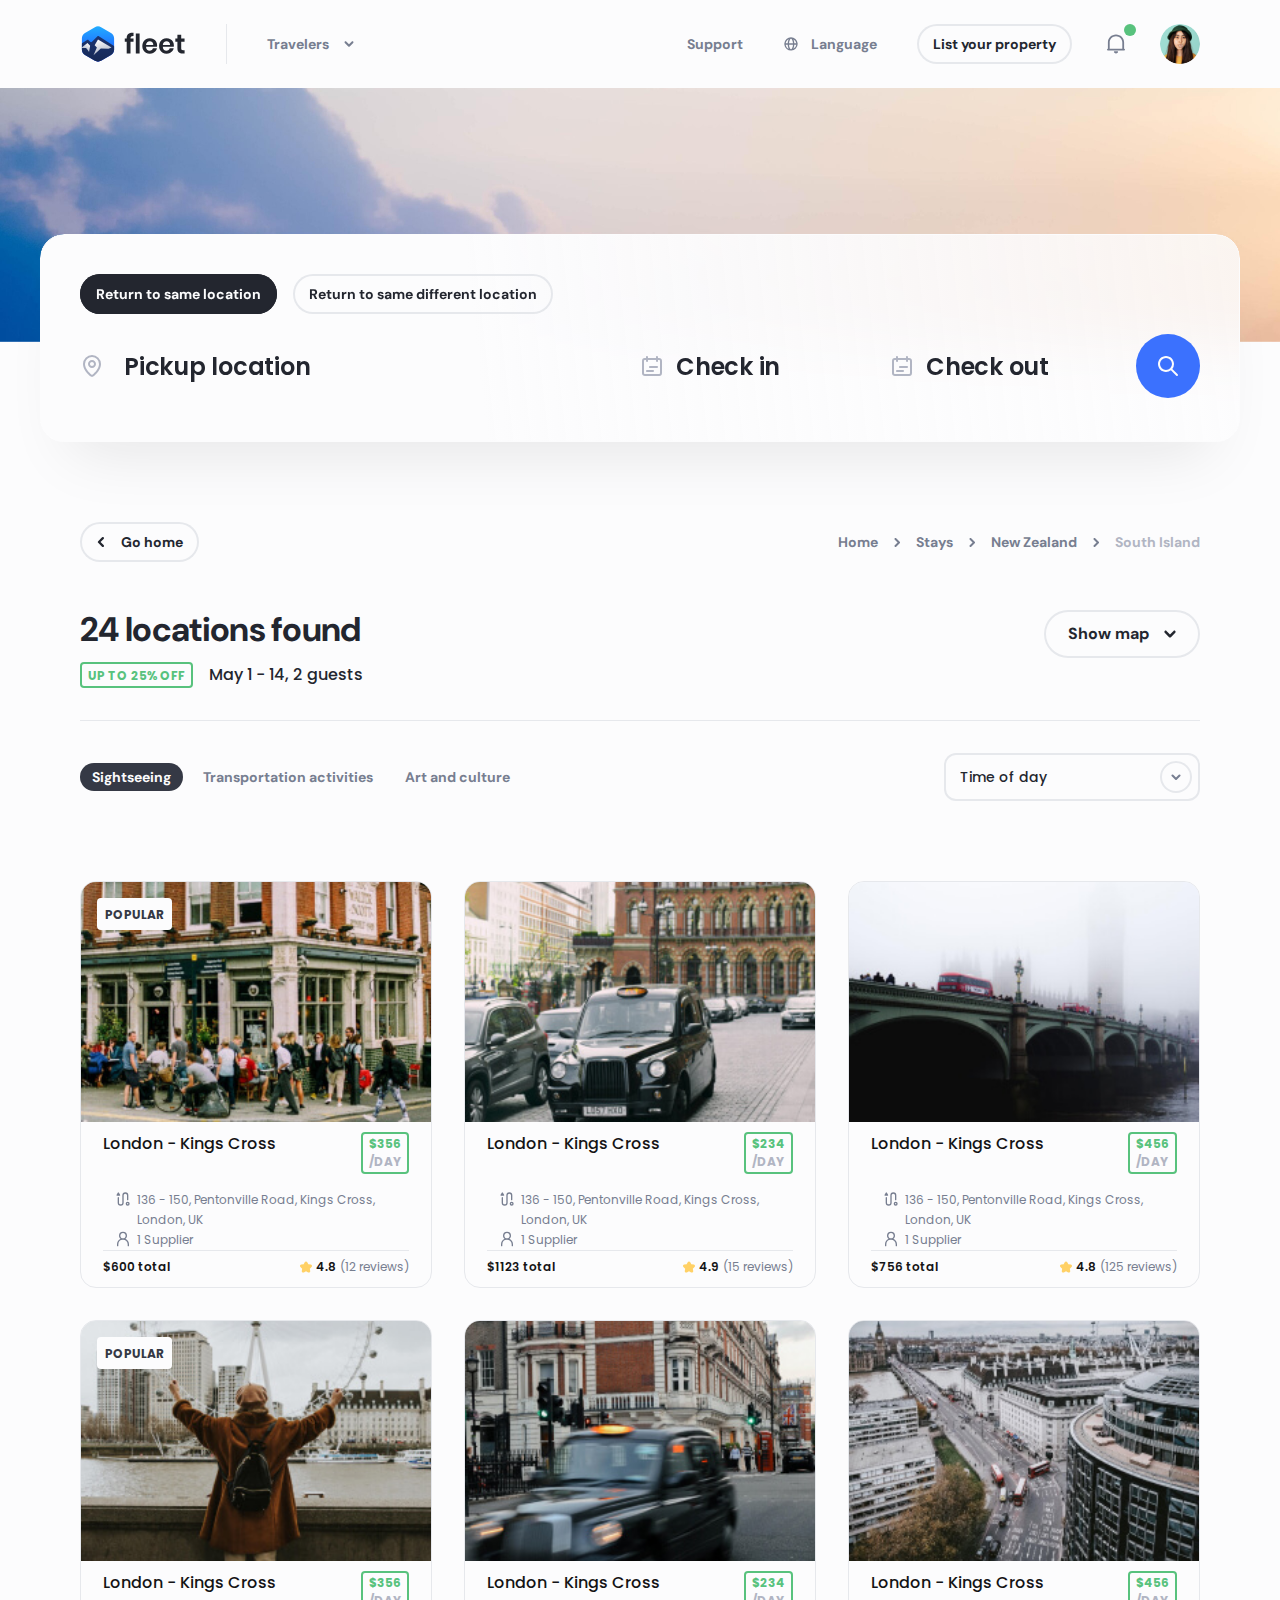
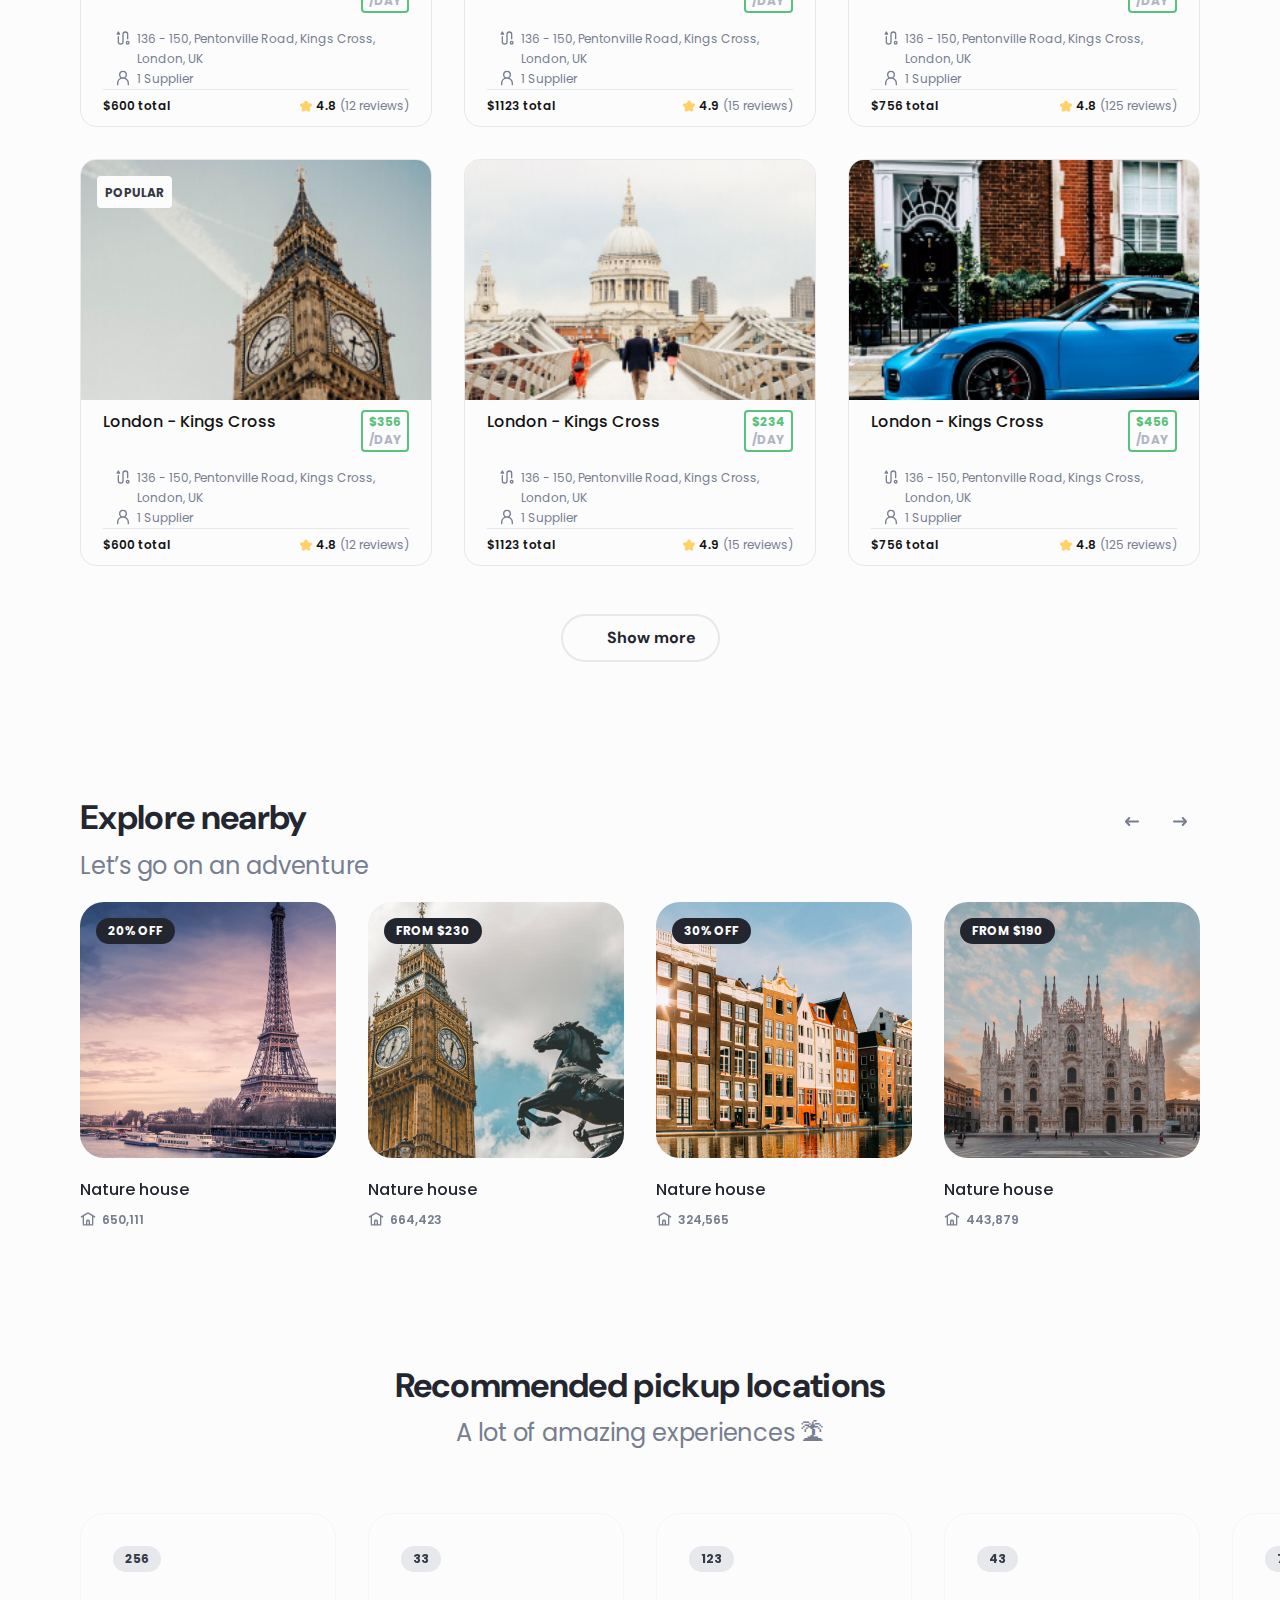
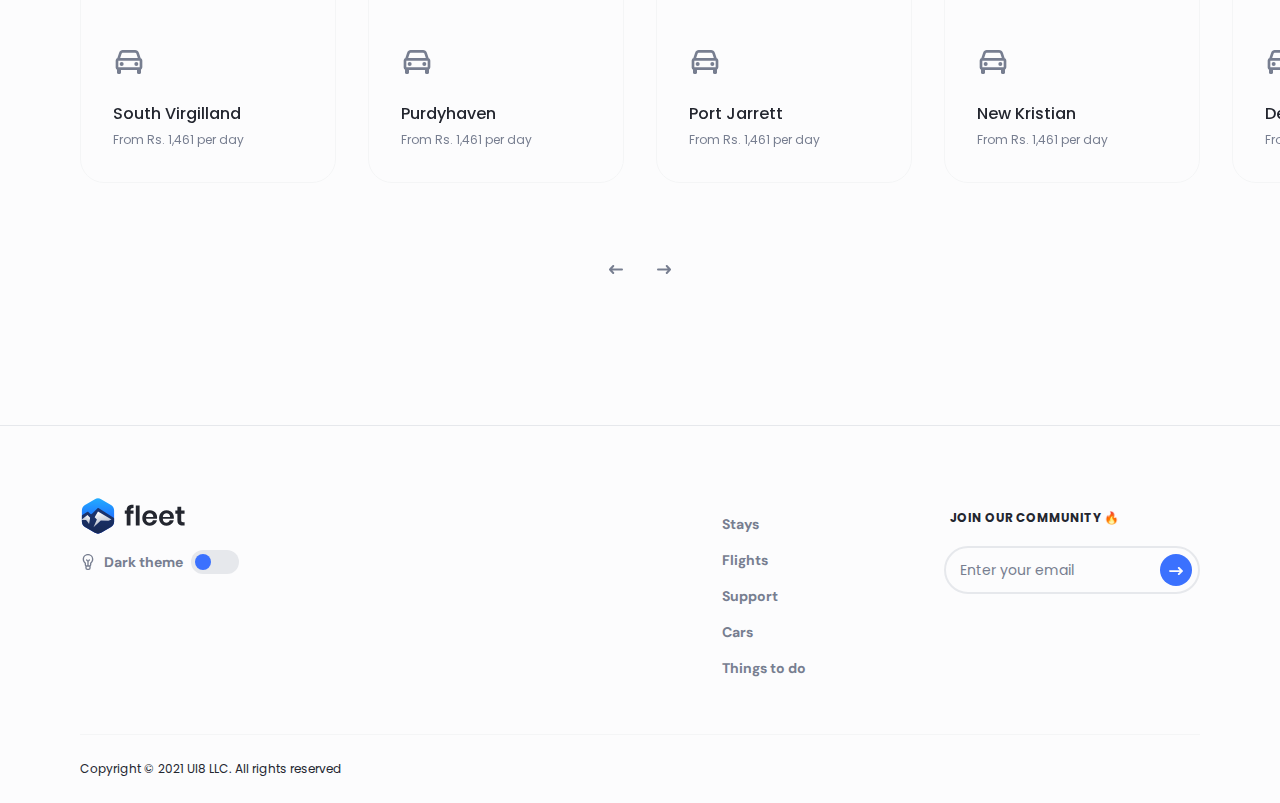
<file: cars-category.html>
<!DOCTYPE html>
<html lang="en">
  <head>
    <meta charset="utf-8">
    <title>Fleet</title>
    <meta http-equiv="X-UA-Compatible" content="IE=Edge">
    <meta name="viewport" content="width=device-width, initial-scale=1, maximum-scale=1.0, user-scalable=no">
    <meta name="format-detection" content="telephone=no">
    <link rel="apple-touch-icon" sizes="180x180" href="img/apple-touch-icon.png">
    <link rel="icon" type="image/png" sizes="32x32" href="img/favicon-32x32.png">
    <link rel="icon" type="image/png" sizes="16x16" href="img/favicon-16x16.png">
    <link rel="manifest" href="img/site.webmanifest">
    <link rel="mask-icon" href="img/safari-pinned-tab.svg" color="#5bbad5">
    <meta name="msapplication-TileColor" content="#da532c">
    <meta name="theme-color" content="#ffffff">
    <meta name="description" content="Epic Travel Shopping Design Kit">
    <meta name="twitter:card" content="summary">
    <meta name="twitter:site" content="@ui8">
    <meta name="twitter:title" content="Fleet – Travel Shopping UI Kit">
    <meta name="twitter:description" content="Epic Travel Shopping Design Kit">
    <meta name="twitter:creator" content="@ui8">
    <meta name="twitter:image" content="https://ui8-fleet-html.herokuapp.com/img/twitter-card.jpg">
    <meta property="og:title" content="Fleet – Travel Shopping UI Kit">
    <meta property="og:type" content="Article">
    <meta property="og:url" content="https://ui8.net/ui8/products/fleet--travel-shopping-ui-design-kit">
    <meta property="og:image" content="https://ui8-fleet-html.herokuapp.com/img/fb-og-image.jpg">
    <meta property="og:description" content="Epic Travel Shopping Design Kit">
    <meta property="og:site_name" content="Fleet – Travel Shopping UI Kit">
    <meta property="fb:admins" content="132951670226590">
    <link rel="preconnect" href="https://fonts.gstatic.com">
    <link href="https://fonts.googleapis.com/css2?family=DM+Sans:wght@700&amp;family=Poppins:wght@400;500;600;700&amp;display=swap" rel="stylesheet">
    <link rel="stylesheet" media="all" href="css/app.min.css">
    <script>
      var viewportmeta = document.querySelector('meta[name="viewport"]');
      if (viewportmeta) {
        if (screen.width < 375) {
          var newScale = screen.width / 375;
          viewportmeta.content = 'width=375, minimum-scale=' + newScale + ', maximum-scale=1.0, user-scalable=no, initial-scale=' + newScale + '';
        } else {
          viewportmeta.content = 'width=device-width, maximum-scale=1.0, initial-scale=1.0';
        }
      }
    </script>
  </head>
  <body>
    <script>
      console.log(localStorage.getItem('darkMode'));
      if (localStorage.getItem('darkMode') === "on") {
        document.body.classList.add("dark");
        document.addEventListener("DOMContentLoaded", function() {
          document.querySelector('.js-theme input').checked = true;
        });
      }
    </script>
    <!-- outer-->
    <div class="outer">
      <!-- header-->
      <header class="header js-header">
        <div class="header__center center"><a class="header__logo" href="index.html"><img class="some-icon" src="img/logo-dark.svg" alt="Fleet"><img class="some-icon-dark" src="img/logo-light.svg" alt="Fleet"></a>
          <div class="header__wrapper js-header-wrapper">
            <div class="header__item header__item_dropdown js-header-item">
              <button class="header__head js-header-head">Travelers
                <svg class="icon icon-arrow-down">
                  <use xlink:href="#icon-arrow-down"></use>
                </svg>
              </button>
              <div class="header__body js-header-body">
                <div class="header__menu"><a class="header__link" href="index.html">
                    <svg class="icon icon-comment">
                      <use xlink:href="#icon-comment"></use>
                    </svg>Stays</a><a class="header__link" href="flights.html">
                    <svg class="icon icon-email">
                      <use xlink:href="#icon-email"></use>
                    </svg>Flights</a><a class="header__link" href="things-to-do.html">
                    <svg class="icon icon-home">
                      <use xlink:href="#icon-home"></use>
                    </svg>Things to do</a><a class="header__link active" href="cars.html">
                    <svg class="icon icon-email">
                      <use xlink:href="#icon-email"></use>
                    </svg>Cars</a></div>
              </div>
            </div><a class="header__item" href="support.html">Support</a>
            <div class="header__item header__item_language js-header-item">
              <button class="header__head js-header-head">
                <svg class="icon icon-globe">
                  <use xlink:href="#icon-globe"></use>
                </svg>Language
              </button>
              <div class="header__body js-header-body">
                <div class="header__list"><a class="header__box active" href="#">
                    <div class="header__category">English</div>
                    <div class="header__country">United States</div></a><a class="header__box" href="#">
                    <div class="header__category">Vietnamese</div>
                    <div class="header__country">Vietnamese</div></a><a class="header__box" href="#">
                    <div class="header__category">Français</div>
                    <div class="header__country">Belgique</div></a><a class="header__box" href="#">
                    <div class="header__category">Français</div>
                    <div class="header__country">Canada</div></a></div>
              </div>
            </div><a class="button button-stroke button-small header__button" href="list-your-property.html">List your property</a>
          </div>
          <div class="header__item header__item_notification js-header-item">
            <button class="header__head js-header-head active">
              <svg class="icon icon-notification">
                <use xlink:href="#icon-notification"></use>
              </svg>
            </button>
            <div class="header__body js-header-body">
              <div class="header__title">Notification</div>
              <div class="header__notifications"><a class="header__notification" href="message-center.html">
                  <div class="header__avatar"><img src="img/content/avatar-1.jpg" alt="Avatar"></div>
                  <div class="header__details">
                    <div class="header__subtitle">Kohaku Tora</div>
                    <div class="header__content">just sent you a message</div>
                    <div class="header__date">1 minute ago</div>
                    <div class="header__status" style="background-color: #3B71FE;"></div>
                  </div></a><a class="header__notification" href="message-center.html">
                  <div class="header__avatar"><img src="img/content/avatar-1.jpg" alt="Avatar"></div>
                  <div class="header__details">
                    <div class="header__subtitle">Kohaku Tora</div>
                    <div class="header__content">just sent you a message</div>
                    <div class="header__date">3 hours ago</div>
                    <div class="header__status" style="background-color: #3B71FE;"></div>
                  </div></a></div>
            </div>
          </div><a class="header__login js-popup-open" href="#popup-login" data-effect="mfp-zoom-in">
            <svg class="icon icon-user">
              <use xlink:href="#icon-user"></use>
            </svg></a>
          <div class="header__item header__item_user js-header-item">
            <button class="header__head js-header-head"><img src="img/content/avatar-2.jpg" alt="Avatar"></button>
            <div class="header__body js-header-body">
              <div class="header__group">
                <div class="header__menu"><a class="header__link" href="message-center.html">
                    <svg class="icon icon-comment">
                      <use xlink:href="#icon-comment"></use>
                    </svg>Messages</a><a class="header__link" href="bookings-list.html">
                    <svg class="icon icon-home">
                      <use xlink:href="#icon-home"></use>
                    </svg>Bookings</a><a class="header__link" href="wishlists.html">
                    <svg class="icon icon-email">
                      <use xlink:href="#icon-email"></use>
                    </svg>Wishlists</a></div>
                <div class="header__menu"><a class="header__link" href="list-your-property.html">
                    <svg class="icon icon-building">
                      <use xlink:href="#icon-building"></use>
                    </svg>List your property</a><a class="header__link" href="host-an-experience.html">
                    <svg class="icon icon-flag">
                      <use xlink:href="#icon-flag"></use>
                    </svg>Host an experience</a></div>
              </div>
              <div class="header__btns"><a class="button button-small header__button" href="account-setting.html">Account</a>
                <button class="button-stroke button-small header__button">Log out</button>
              </div>
            </div>
          </div>
          <button class="header__burger js-header-burger"></button>
        </div>
      </header>
      <!-- outer content-->
      <div class="outer__inner">
        <div class="section-mb80 main main_cars-category">
          <div class="main__bg"><img src="img/content/bg-flight-1.jpg" alt="Main"></div>
          <div class="main__center center">
            <div class="panel panel_cars-category">
              <div class="panel__background"></div>
              <div class="panel__controls">
                <button class="button-stroke button-small panel__button active">Return to same location</button>
                <button class="button-stroke button-small panel__button">Return to same different location</button>
              </div>
              <div class="panel__body">
                <div class="panel__row">
                  <div class="location js-location location_small location_down">
                    <div class="location__head js-location-head">
                      <div class="location__icon">
                        <svg class="icon icon-marker">
                          <use xlink:href="#icon-marker"></use>
                        </svg>
                      </div>
                      <input class="location__input js-location-input" type="text" name="location" autocomplete="off" placeholder="Pickup location"/>
                      <button class="location__clear js-location-clear">
                        <svg class="icon icon-close-circle">
                          <use xlink:href="#icon-close-circle"></use>
                        </svg>
                      </button>
                    </div>
                    <div class="location__body js-location-body">
                      <div class="location__list"><a class="location__item js-location-item" href="#">New York, NY</a><a class="location__item js-location-item" href="#">New York, Manhattan</a><a class="location__item js-location-item" href="#">New Zealand</a><a class="location__item js-location-item" href="#">New Smyrna Beach, FL</a><a class="location__item js-location-item" href="#">Newark, NJ</a></div>
                    </div>
                  </div>
                  <div class="datepicker js-date-range datepicker_small datepicker_down" data-format="ddd, MMM DD" data-container=".datepicker">
                    <div class="datepicker__list">
                      <div class="datepicker__item">
                        <input class="datepicker__input js-date-from" type="text" placeholder="Check in" readonly="readonly"/>
                        <div class="datepicker__icon">
                          <svg class="icon icon-calendar">
                            <use xlink:href="#icon-calendar"></use>
                          </svg>
                        </div>
                      </div>
                      <div class="datepicker__item">
                        <input class="datepicker__input js-date-to" type="text" placeholder="Check out" readonly="readonly"/>
                        <div class="datepicker__icon">
                          <svg class="icon icon-calendar">
                            <use xlink:href="#icon-calendar"></use>
                          </svg>
                        </div>
                      </div>
                    </div>
                  </div>
                  <button class="panel__search">
                    <svg class="icon icon-search">
                      <use xlink:href="#icon-search"></use>
                    </svg><span>Search</span>
                  </button>
                </div>
              </div>
            </div>
          </div>
        </div>
        <div class="section catalog">
          <div class="sorting">
            <div class="sorting__center center">
              <div class="control"><a class="button-stroke button-small control__button" href="cars.html">
                  <svg class="icon icon-arrow-left">
                    <use xlink:href="#icon-arrow-left"></use>
                  </svg><span>Go home</span></a>
                <ul class="breadcrumbs">
                  <li class="breadcrumbs__item"><a class="breadcrumbs__link" href="index.html">Home</a></li>
                  <li class="breadcrumbs__item"><a class="breadcrumbs__link" href="index.html">Stays</a></li>
                  <li class="breadcrumbs__item"><a class="breadcrumbs__link" href="stays-category.html">New Zealand</a></li>
                  <li class="breadcrumbs__item">South Island</li>
                </ul>
              </div>
              <div class="sorting__body">
                <div class="sorting__box">
                  <h2 class="sorting__title h2">24 locations found</h2>
                  <div class="sorting__line">
                    <div class="sorting__sale">up to 25% off</div>
                    <div class="sorting__details">May 1 - 14, 2 guests</div>
                  </div>
                </div>
                <div class="sorting__location">
                  <button class="button-stroke sorting__button js-sorting-button"><span>Show map</span>
                    <svg class="icon icon-arrow-bottom">
                      <use xlink:href="#icon-arrow-bottom"></use>
                    </svg>
                  </button>
                  <div class="sorting__map js-sorting-map">
                    <iframe src="https://www.google.com/maps/embed?pb=!1m18!1m12!1m3!1d63817.0803287881!2d168.63234961382247!3d-45.04173987887954!2m3!1f0!2f0!3f0!3m2!1i1024!2i768!4f13.1!3m3!1m2!1s0xa9d51df1d7a8de5f%3A0x500ef868479a600!2z0JrRg9C40L3RgdGC0LDRg9C9LCDQndC-0LLQsNGPINCX0LXQu9Cw0L3QtNC40Y8!5e0!3m2!1sru!2sua!4v1624887132616!5m2!1sru!2sua" width="600" height="450" loading="lazy"></iframe>
                  </div>
                </div>
              </div>
              <div class="sorting__foot">
                <div class="nav"><a class="nav__link active" href="#">Sightseeing</a><a class="nav__link" href="#">Transportation activities</a><a class="nav__link" href="#">Art and culture</a></div>
                <div class="sorting__select tablet-show">
                  <select class="select">
                    <option>Sightseeing</option>
                    <option>Transportation activities</option>
                    <option>Art and culture</option>
                  </select>
                </div>
                <div class="sorting__select">
                  <select class="select">
                    <option>Time of day</option>
                    <option>Time of week</option>
                  </select>
                </div>
              </div>
            </div>
          </div>
          <div class="catalog__body">
            <div class="catalog__center center">
              <div class="catalog__cards"><a class="card card_row" href="cars-product.html">
                  <div class="card__preview"><img srcSet="img/content/cars-pic-1@2x.jpg 2x" src="img/content/cars-pic-1.jpg" alt="London - Kings Cross"/>
                    <div class="category card__category">popular</div>
                  </div>
                  <div class="card__body">
                    <div class="card__line">
                      <div class="card__title">London - Kings Cross</div>
                      <div class="card__price">
                        <div class="card__old">/day</div>
                        <div class="card__actual">$356</div>
                      </div>
                    </div>
                    <div class="card__options">
                      <div class="card__option">
                        <svg class="icon icon-route">
                          <use xlink:href="#icon-route"></use>
                        </svg>136 - 150, Pentonville Road, Kings Cross, London, UK
                      </div>
                      <div class="card__option">
                        <svg class="icon icon-user">
                          <use xlink:href="#icon-user"></use>
                        </svg>1 Supplier
                      </div>
                    </div>
                    <div class="card__foot">
                      <div class="card__flex">
                        <div class="card__cost">$600 total</div>
                        <div class="card__rating">
                          <svg class="icon icon-star">
                            <use xlink:href="#icon-star"></use>
                          </svg>
                          <div class="card__number">4.8</div>
                          <div class="card__reviews">(12 reviews)
                          </div>
                        </div>
                      </div>
                    </div>
                  </div></a><a class="card card_row" href="cars-product.html">
                  <div class="card__preview"><img srcSet="img/content/cars-pic-2@2x.jpg 2x" src="img/content/cars-pic-2.jpg" alt="London - Kings Cross"/>
                  </div>
                  <div class="card__body">
                    <div class="card__line">
                      <div class="card__title">London - Kings Cross</div>
                      <div class="card__price">
                        <div class="card__old">/day</div>
                        <div class="card__actual">$234</div>
                      </div>
                    </div>
                    <div class="card__options">
                      <div class="card__option">
                        <svg class="icon icon-route">
                          <use xlink:href="#icon-route"></use>
                        </svg>136 - 150, Pentonville Road, Kings Cross, London, UK
                      </div>
                      <div class="card__option">
                        <svg class="icon icon-user">
                          <use xlink:href="#icon-user"></use>
                        </svg>1 Supplier
                      </div>
                    </div>
                    <div class="card__foot">
                      <div class="card__flex">
                        <div class="card__cost">$1123 total</div>
                        <div class="card__rating">
                          <svg class="icon icon-star">
                            <use xlink:href="#icon-star"></use>
                          </svg>
                          <div class="card__number">4.9</div>
                          <div class="card__reviews">(15 reviews)
                          </div>
                        </div>
                      </div>
                    </div>
                  </div></a><a class="card card_row" href="cars-product.html">
                  <div class="card__preview"><img srcSet="img/content/cars-pic-3@2x.jpg 2x" src="img/content/cars-pic-3.jpg" alt="London - Kings Cross"/>
                  </div>
                  <div class="card__body">
                    <div class="card__line">
                      <div class="card__title">London - Kings Cross</div>
                      <div class="card__price">
                        <div class="card__old">/day</div>
                        <div class="card__actual">$456</div>
                      </div>
                    </div>
                    <div class="card__options">
                      <div class="card__option">
                        <svg class="icon icon-route">
                          <use xlink:href="#icon-route"></use>
                        </svg>136 - 150, Pentonville Road, Kings Cross, London, UK
                      </div>
                      <div class="card__option">
                        <svg class="icon icon-user">
                          <use xlink:href="#icon-user"></use>
                        </svg>1 Supplier
                      </div>
                    </div>
                    <div class="card__foot">
                      <div class="card__flex">
                        <div class="card__cost">$756 total</div>
                        <div class="card__rating">
                          <svg class="icon icon-star">
                            <use xlink:href="#icon-star"></use>
                          </svg>
                          <div class="card__number">4.8</div>
                          <div class="card__reviews">(125 reviews)
                          </div>
                        </div>
                      </div>
                    </div>
                  </div></a><a class="card card_row" href="cars-product.html">
                  <div class="card__preview"><img srcSet="img/content/cars-pic-4@2x.jpg 2x" src="img/content/cars-pic-4.jpg" alt="London - Kings Cross"/>
                    <div class="category card__category">popular</div>
                  </div>
                  <div class="card__body">
                    <div class="card__line">
                      <div class="card__title">London - Kings Cross</div>
                      <div class="card__price">
                        <div class="card__old">/day</div>
                        <div class="card__actual">$356</div>
                      </div>
                    </div>
                    <div class="card__options">
                      <div class="card__option">
                        <svg class="icon icon-route">
                          <use xlink:href="#icon-route"></use>
                        </svg>136 - 150, Pentonville Road, Kings Cross, London, UK
                      </div>
                      <div class="card__option">
                        <svg class="icon icon-user">
                          <use xlink:href="#icon-user"></use>
                        </svg>1 Supplier
                      </div>
                    </div>
                    <div class="card__foot">
                      <div class="card__flex">
                        <div class="card__cost">$600 total</div>
                        <div class="card__rating">
                          <svg class="icon icon-star">
                            <use xlink:href="#icon-star"></use>
                          </svg>
                          <div class="card__number">4.8</div>
                          <div class="card__reviews">(12 reviews)
                          </div>
                        </div>
                      </div>
                    </div>
                  </div></a><a class="card card_row" href="cars-product.html">
                  <div class="card__preview"><img srcSet="img/content/cars-pic-5@2x.jpg 2x" src="img/content/cars-pic-5.jpg" alt="London - Kings Cross"/>
                  </div>
                  <div class="card__body">
                    <div class="card__line">
                      <div class="card__title">London - Kings Cross</div>
                      <div class="card__price">
                        <div class="card__old">/day</div>
                        <div class="card__actual">$234</div>
                      </div>
                    </div>
                    <div class="card__options">
                      <div class="card__option">
                        <svg class="icon icon-route">
                          <use xlink:href="#icon-route"></use>
                        </svg>136 - 150, Pentonville Road, Kings Cross, London, UK
                      </div>
                      <div class="card__option">
                        <svg class="icon icon-user">
                          <use xlink:href="#icon-user"></use>
                        </svg>1 Supplier
                      </div>
                    </div>
                    <div class="card__foot">
                      <div class="card__flex">
                        <div class="card__cost">$1123 total</div>
                        <div class="card__rating">
                          <svg class="icon icon-star">
                            <use xlink:href="#icon-star"></use>
                          </svg>
                          <div class="card__number">4.9</div>
                          <div class="card__reviews">(15 reviews)
                          </div>
                        </div>
                      </div>
                    </div>
                  </div></a><a class="card card_row" href="cars-product.html">
                  <div class="card__preview"><img srcSet="img/content/cars-pic-6@2x.jpg 2x" src="img/content/cars-pic-6.jpg" alt="London - Kings Cross"/>
                  </div>
                  <div class="card__body">
                    <div class="card__line">
                      <div class="card__title">London - Kings Cross</div>
                      <div class="card__price">
                        <div class="card__old">/day</div>
                        <div class="card__actual">$456</div>
                      </div>
                    </div>
                    <div class="card__options">
                      <div class="card__option">
                        <svg class="icon icon-route">
                          <use xlink:href="#icon-route"></use>
                        </svg>136 - 150, Pentonville Road, Kings Cross, London, UK
                      </div>
                      <div class="card__option">
                        <svg class="icon icon-user">
                          <use xlink:href="#icon-user"></use>
                        </svg>1 Supplier
                      </div>
                    </div>
                    <div class="card__foot">
                      <div class="card__flex">
                        <div class="card__cost">$756 total</div>
                        <div class="card__rating">
                          <svg class="icon icon-star">
                            <use xlink:href="#icon-star"></use>
                          </svg>
                          <div class="card__number">4.8</div>
                          <div class="card__reviews">(125 reviews)
                          </div>
                        </div>
                      </div>
                    </div>
                  </div></a><a class="card card_row" href="cars-product.html">
                  <div class="card__preview"><img srcSet="img/content/cars-pic-7@2x.jpg 2x" src="img/content/cars-pic-7.jpg" alt="London - Kings Cross"/>
                    <div class="category card__category">popular</div>
                  </div>
                  <div class="card__body">
                    <div class="card__line">
                      <div class="card__title">London - Kings Cross</div>
                      <div class="card__price">
                        <div class="card__old">/day</div>
                        <div class="card__actual">$356</div>
                      </div>
                    </div>
                    <div class="card__options">
                      <div class="card__option">
                        <svg class="icon icon-route">
                          <use xlink:href="#icon-route"></use>
                        </svg>136 - 150, Pentonville Road, Kings Cross, London, UK
                      </div>
                      <div class="card__option">
                        <svg class="icon icon-user">
                          <use xlink:href="#icon-user"></use>
                        </svg>1 Supplier
                      </div>
                    </div>
                    <div class="card__foot">
                      <div class="card__flex">
                        <div class="card__cost">$600 total</div>
                        <div class="card__rating">
                          <svg class="icon icon-star">
                            <use xlink:href="#icon-star"></use>
                          </svg>
                          <div class="card__number">4.8</div>
                          <div class="card__reviews">(12 reviews)
                          </div>
                        </div>
                      </div>
                    </div>
                  </div></a><a class="card card_row" href="cars-product.html">
                  <div class="card__preview"><img srcSet="img/content/cars-pic-8@2x.jpg 2x" src="img/content/cars-pic-8.jpg" alt="London - Kings Cross"/>
                  </div>
                  <div class="card__body">
                    <div class="card__line">
                      <div class="card__title">London - Kings Cross</div>
                      <div class="card__price">
                        <div class="card__old">/day</div>
                        <div class="card__actual">$234</div>
                      </div>
                    </div>
                    <div class="card__options">
                      <div class="card__option">
                        <svg class="icon icon-route">
                          <use xlink:href="#icon-route"></use>
                        </svg>136 - 150, Pentonville Road, Kings Cross, London, UK
                      </div>
                      <div class="card__option">
                        <svg class="icon icon-user">
                          <use xlink:href="#icon-user"></use>
                        </svg>1 Supplier
                      </div>
                    </div>
                    <div class="card__foot">
                      <div class="card__flex">
                        <div class="card__cost">$1123 total</div>
                        <div class="card__rating">
                          <svg class="icon icon-star">
                            <use xlink:href="#icon-star"></use>
                          </svg>
                          <div class="card__number">4.9</div>
                          <div class="card__reviews">(15 reviews)
                          </div>
                        </div>
                      </div>
                    </div>
                  </div></a><a class="card card_row" href="cars-product.html">
                  <div class="card__preview"><img srcSet="img/content/cars-pic-9@2x.jpg 2x" src="img/content/cars-pic-9.jpg" alt="London - Kings Cross"/>
                  </div>
                  <div class="card__body">
                    <div class="card__line">
                      <div class="card__title">London - Kings Cross</div>
                      <div class="card__price">
                        <div class="card__old">/day</div>
                        <div class="card__actual">$456</div>
                      </div>
                    </div>
                    <div class="card__options">
                      <div class="card__option">
                        <svg class="icon icon-route">
                          <use xlink:href="#icon-route"></use>
                        </svg>136 - 150, Pentonville Road, Kings Cross, London, UK
                      </div>
                      <div class="card__option">
                        <svg class="icon icon-user">
                          <use xlink:href="#icon-user"></use>
                        </svg>1 Supplier
                      </div>
                    </div>
                    <div class="card__foot">
                      <div class="card__flex">
                        <div class="card__cost">$756 total</div>
                        <div class="card__rating">
                          <svg class="icon icon-star">
                            <use xlink:href="#icon-star"></use>
                          </svg>
                          <div class="card__number">4.8</div>
                          <div class="card__reviews">(125 reviews)
                          </div>
                        </div>
                      </div>
                    </div>
                  </div></a><a class="card card_row" href="cars-product.html">
                  <div class="card__preview"><img srcSet="img/content/cars-pic-10@2x.jpg 2x" src="img/content/cars-pic-10.jpg" alt="London - Kings Cross"/>
                    <div class="category card__category">popular</div>
                  </div>
                  <div class="card__body">
                    <div class="card__line">
                      <div class="card__title">London - Kings Cross</div>
                      <div class="card__price">
                        <div class="card__old">/day</div>
                        <div class="card__actual">$356</div>
                      </div>
                    </div>
                    <div class="card__options">
                      <div class="card__option">
                        <svg class="icon icon-route">
                          <use xlink:href="#icon-route"></use>
                        </svg>136 - 150, Pentonville Road, Kings Cross, London, UK
                      </div>
                      <div class="card__option">
                        <svg class="icon icon-user">
                          <use xlink:href="#icon-user"></use>
                        </svg>1 Supplier
                      </div>
                    </div>
                    <div class="card__foot">
                      <div class="card__flex">
                        <div class="card__cost">$600 total</div>
                        <div class="card__rating">
                          <svg class="icon icon-star">
                            <use xlink:href="#icon-star"></use>
                          </svg>
                          <div class="card__number">4.8</div>
                          <div class="card__reviews">(12 reviews)
                          </div>
                        </div>
                      </div>
                    </div>
                  </div></a>
              </div>
              <div class="catalog__btns">
                <button class="button-stroke catalog__button">
                  <div class="loader"></div><span>Show more</span>
                </button>
              </div>
            </div>
          </div>
        </div>
        <div class="section browse">
          <div class="browse__center center">
            <div class="browse__inner">
              <div class="browse__head">
                <h2 class="browse__title h2">Explore nearby</h2>
                <div class="browse__info info">Let’s go on an adventure</div>
              </div>
              <div class="browse__wrapper">
                <div class="browse__slider js-slider-browse"><a class="browse__card" href="stays-category.html">
                                      <div class="browse__preview"><img srcSet="img/content/browse-pic-6.jpg 2x" src="img/content/browse-pic-6@2x.jpg" alt="Card">
                                        <div class="status-black browse__category">20% off</div>
                                      </div>
                                      <div class="browse__subtitle">Nature house</div>
                                      <div class="browse__content">
                                        <svg class="icon icon-home">
                                          <use xlink:href="#icon-home"></use>
                                        </svg>650,111
                                      </div></a><a class="browse__card" href="stays-category.html">
                                      <div class="browse__preview"><img srcSet="img/content/browse-pic-7.jpg 2x" src="img/content/browse-pic-7@2x.jpg" alt="Card">
                                        <div class="status-black browse__category">from $230</div>
                                      </div>
                                      <div class="browse__subtitle">Nature house</div>
                                      <div class="browse__content">
                                        <svg class="icon icon-home">
                                          <use xlink:href="#icon-home"></use>
                                        </svg>664,423
                                      </div></a><a class="browse__card" href="stays-category.html">
                                      <div class="browse__preview"><img srcSet="img/content/browse-pic-8.jpg 2x" src="img/content/browse-pic-8@2x.jpg" alt="Card">
                                        <div class="status-black browse__category">30% off</div>
                                      </div>
                                      <div class="browse__subtitle">Nature house</div>
                                      <div class="browse__content">
                                        <svg class="icon icon-home">
                                          <use xlink:href="#icon-home"></use>
                                        </svg>324,565
                                      </div></a><a class="browse__card" href="stays-category.html">
                                      <div class="browse__preview"><img srcSet="img/content/browse-pic-9.jpg 2x" src="img/content/browse-pic-9@2x.jpg" alt="Card">
                                        <div class="status-black browse__category">from $190</div>
                                      </div>
                                      <div class="browse__subtitle">Nature house</div>
                                      <div class="browse__content">
                                        <svg class="icon icon-home">
                                          <use xlink:href="#icon-home"></use>
                                        </svg>443,879
                                      </div></a><a class="browse__card" href="stays-category.html">
                                      <div class="browse__preview"><img srcSet="img/content/browse-pic-1.jpg 2x" src="img/content/browse-pic-1@2x.jpg" alt="Card">
                                        <div class="status-black browse__category">20% off</div>
                                      </div>
                                      <div class="browse__subtitle">Nature house</div>
                                      <div class="browse__content">
                                        <svg class="icon icon-home">
                                          <use xlink:href="#icon-home"></use>
                                        </svg>650,111
                                      </div></a><a class="browse__card" href="stays-category.html">
                                      <div class="browse__preview"><img srcSet="img/content/browse-pic-2.jpg 2x" src="img/content/browse-pic-2@2x.jpg" alt="Card">
                                        <div class="status-black browse__category">from $230</div>
                                      </div>
                                      <div class="browse__subtitle">Nature house</div>
                                      <div class="browse__content">
                                        <svg class="icon icon-home">
                                          <use xlink:href="#icon-home"></use>
                                        </svg>664,423
                                      </div></a><a class="browse__card" href="stays-category.html">
                                      <div class="browse__preview"><img srcSet="img/content/browse-pic-3.jpg 2x" src="img/content/browse-pic-3@2x.jpg" alt="Card">
                                        <div class="status-black browse__category">20% off</div>
                                      </div>
                                      <div class="browse__subtitle">Nature house</div>
                                      <div class="browse__content">
                                        <svg class="icon icon-home">
                                          <use xlink:href="#icon-home"></use>
                                        </svg>324,565
                                      </div></a>
                </div>
              </div>
            </div>
          </div>
        </div>
        <div class="section categories">
          <div class="categories__center center">
            <div class="categories__inner">
              <div class="categories__head">
                <h2 class="categories__title h2">Recommended pickup locations</h2>
                <div class="categories__info info">A lot of amazing experiences 🏝</div>
              </div>
              <div class="categories__wrapper">
                <div class="categories__slider js-slider-categories"><a class="categories__item" href="cars-category-2.html">
                                      <div class="status categories__counter">256</div>
                                      <div class="categories__icon">
                                        <svg class="icon icon-car">
                                          <use xlink:href="#icon-car"></use>
                                        </svg>
                                      </div>
                                      <div class="categories__subtitle">South Virgilland</div>
                                      <div class="categories__content">From Rs. 1,461 per day</div></a><a class="categories__item" href="cars-category-2.html">
                                      <div class="status categories__counter">33</div>
                                      <div class="categories__icon">
                                        <svg class="icon icon-car">
                                          <use xlink:href="#icon-car"></use>
                                        </svg>
                                      </div>
                                      <div class="categories__subtitle">Purdyhaven</div>
                                      <div class="categories__content">From Rs. 1,461 per day</div></a><a class="categories__item" href="cars-category-2.html">
                                      <div class="status categories__counter">123</div>
                                      <div class="categories__icon">
                                        <svg class="icon icon-car">
                                          <use xlink:href="#icon-car"></use>
                                        </svg>
                                      </div>
                                      <div class="categories__subtitle">Port Jarrett</div>
                                      <div class="categories__content">From Rs. 1,461 per day</div></a><a class="categories__item" href="cars-category-2.html">
                                      <div class="status categories__counter">43</div>
                                      <div class="categories__icon">
                                        <svg class="icon icon-car">
                                          <use xlink:href="#icon-car"></use>
                                        </svg>
                                      </div>
                                      <div class="categories__subtitle">New Kristian</div>
                                      <div class="categories__content">From Rs. 1,461 per day</div></a><a class="categories__item" href="cars-category-2.html">
                                      <div class="status categories__counter">73</div>
                                      <div class="categories__icon">
                                        <svg class="icon icon-car">
                                          <use xlink:href="#icon-car"></use>
                                        </svg>
                                      </div>
                                      <div class="categories__subtitle">Demetrisfort</div>
                                      <div class="categories__content">From Rs. 1,461 per day</div></a><a class="categories__item" href="cars-category-2.html">
                                      <div class="status categories__counter">11</div>
                                      <div class="categories__icon">
                                        <svg class="icon icon-car">
                                          <use xlink:href="#icon-car"></use>
                                        </svg>
                                      </div>
                                      <div class="categories__subtitle">South Virgilland</div>
                                      <div class="categories__content">From Rs. 1,461 per day</div></a><a class="categories__item" href="cars-category-2.html">
                                      <div class="status categories__counter">56</div>
                                      <div class="categories__icon">
                                        <svg class="icon icon-car">
                                          <use xlink:href="#icon-car"></use>
                                        </svg>
                                      </div>
                                      <div class="categories__subtitle">Purdyhaven</div>
                                      <div class="categories__content">From Rs. 1,461 per day</div></a><a class="categories__item" href="cars-category-2.html">
                                      <div class="status categories__counter">33</div>
                                      <div class="categories__icon">
                                        <svg class="icon icon-car">
                                          <use xlink:href="#icon-car"></use>
                                        </svg>
                                      </div>
                                      <div class="categories__subtitle">Port Jarrett</div>
                                      <div class="categories__content">From Rs. 1,461 per day</div></a><a class="categories__item" href="cars-category-2.html">
                                      <div class="status categories__counter">123</div>
                                      <div class="categories__icon">
                                        <svg class="icon icon-car">
                                          <use xlink:href="#icon-car"></use>
                                        </svg>
                                      </div>
                                      <div class="categories__subtitle">New Kristian</div>
                                      <div class="categories__content">From Rs. 1,461 per day</div></a><a class="categories__item" href="cars-category-2.html">
                                      <div class="status categories__counter">43</div>
                                      <div class="categories__icon">
                                        <svg class="icon icon-car">
                                          <use xlink:href="#icon-car"></use>
                                        </svg>
                                      </div>
                                      <div class="categories__subtitle">Demetrisfort</div>
                                      <div class="categories__content">From Rs. 1,461 per day</div></a>
                </div>
              </div>
            </div>
          </div>
        </div>
      </div>
      <!-- footer-->
      <footer class="footer">
        <div class="footer__center center">
          <div class="footer__row">
            <div class="footer__col"><a class="footer__logo" href="index.html"><img class="some-icon" src="img/logo-dark.svg" alt="Fleet"><img class="some-icon-dark" src="img/logo-light.svg" alt="Fleet"></a>
              <div class="footer__theme">
                <svg class="icon icon-bulb">
                  <use xlink:href="#icon-bulb"></use>
                </svg>Dark theme
                <label class="theme js-theme">
                  <input class="theme__input" type="checkbox"/><span class="theme__inner"><span class="theme__box"></span></span>
                </label>
              </div>
            </div>
            <div class="footer__col">
              <div class="footer__menu"><a class="footer__link" href="index.html">Stays</a><a class="footer__link" href="flights.html">Flights</a><a class="footer__link" href="support.html">Support</a><a class="footer__link" href="cars.html">Cars</a><a class="footer__link" href="things-to-do.html">Things to do</a></div>
            </div>
            <div class="footer__col">
              <div class="footer__info">Join our community 🔥</div>
              <form class="subscription">
                <input class="subscription__input" type="email" name="email" placeholder="Enter your email" required="required"/>
                <button class="subscription__btn">
                  <svg class="icon icon-arrow-next">
                    <use xlink:href="#icon-arrow-next"></use>
                  </svg>
                </button>
              </form>
            </div>
          </div>
          <div class="footer__bottom">
            <div class="footer__copyright">Copyright © 2021 UI8 LLC. All rights reserved</div>
          </div>
        </div>
      </footer>
    </div>
    <div class="popup popup_login mfp-hide" id="popup-login">
      <div class="login">
        <div class="login__item">
          <div class="login__title h3">Sign up on Fleet</div>
          <div class="login__info">Use Your OpenID to Sign up</div>
          <div class="login__btns">
            <button class="button login__button">
              <svg class="icon icon-google">
                <use xlink:href="#icon-google"></use>
              </svg><span>Google</span>
            </button>
            <button class="button-black login__button">
              <svg class="icon icon-apple">
                <use xlink:href="#icon-apple"></use>
              </svg><span>Apple</span>
            </button>
          </div>
          <div class="login__note">Or continue with email</div>
          <div class="subscription">
            <input class="subscription__input" type="email" name="email" placeholder="Enter your email" required>
            <button class="subscription__btn">
              <svg class="icon icon-arrow-next">
                <use xlink:href="#icon-arrow-next"></use>
              </svg>
            </button>
          </div>
          <div class="login__foot">Already have an account? <a class="login__link" href="#">Login</a></div>
        </div>
        <div class="login__item">
          <div class="login__title h3">Sign in</div>
          <div class="login__form">
            <div class="field field_view">
              <div class="field__wrap">
                <input class="field__input" type="password" name="password" placeholder="Password" required>
                <button class="field__view">
                  <svg class="icon icon-eye">
                    <use xlink:href="#icon-eye"></use>
                  </svg>
                </button>
              </div>
            </div>
            <button class="button login__button">Login</button>
          </div>
          <div class="login__foot"><a class="login__password" href="#">Forgot password?</a></div>
        </div>
        <div class="login__item">
          <div class="login__title h3">Let’s confirm it’s really you</div>
          <div class="login__info">Help us secure your account. Please complete the verifications below</div>
          <div class="login__form">
            <div class="login__variants">
              <label class="radio">
                <input class="radio__input" type="radio" name="login" checked="checked"/><span class="radio__inner"><span class="radio__tick"></span><span class="radio__text">Get the code by text message (SM) at +1 234 567 890</span></span>
              </label>
              <label class="radio">
                <input class="radio__input" type="radio" name="login"/><span class="radio__inner"><span class="radio__tick"></span><span class="radio__text">Get the code by email at tranm••••••••••••@gm•••.com</span></span>
              </label>
            </div>
            <button class="button login__button">Continue</button>
          </div>
        </div>
        <div class="login__item">
          <div class="login__title h3">Enter your security code</div>
          <div class="login__info">We texted your code to +1 234 567 890</div>
          <div class="login__form">
            <div class="login__code">
              <div class="login__number">
                <input type="tel">
              </div>
              <div class="login__number">
                <input type="tel">
              </div>
              <div class="login__number">
                <input type="tel">
              </div>
              <div class="login__number">
                <input type="tel">
              </div>
            </div>
          </div>
        </div>
      </div>
    </div>
    <!-- scripts-->
    <script src="js/lib/jquery.min.js"></script>
    <script src="js/lib/slick.min.js"></script>
    <script src="js/lib/jquery.nice-select.min.js"></script>
    <script src="js/lib/share-buttons.js"></script>
    <script src="js/lib/jquery.fancybox.min.js"></script>
    <script src="js/lib/jquery.rateyo.min.js"></script>
    <script src="js/lib/nouislider.min.js"></script>
    <script src="js/lib/wNumb.js"></script>
    <script src="js/lib/jquery.magnific-popup.min.js"></script>
    <script src="js/lib/moment.min.js"></script>
    <script src="js/lib/jquery.daterangepicker.min.js"></script>
    <script src="js/lib/simpleParallax.min.js"></script>
    <script src="js/demo.js"></script>
    <script src="js/app.js"></script>
    <!-- svg sprite-->
    <div style="display: none"><svg width="0" height="0">
<symbol xmlns="http://www.w3.org/2000/svg" viewBox="0 0 16 16" id="icon-arrow-down">
<path d="M10.805 6.362c-.26-.26-.682-.26-.943 0L8 8.224 6.138 6.362c-.26-.26-.682-.26-.943 0s-.26.682 0 .943l2.333 2.333c.26.26.682.26.943 0l2.333-2.333c.26-.26.26-.682 0-.943z"></path>
</symbol>
<symbol xmlns="http://www.w3.org/2000/svg" viewBox="0 0 16 16" id="icon-arrow-bottom">
<path d="M15.039 3.961c-.653-.653-1.713-.653-2.366 0L8 8.634 3.327 3.961c-.653-.653-1.713-.653-2.366 0s-.653 1.713 0 2.366l5.856 5.856c.653.653 1.713.653 2.366 0l5.856-5.856c.653-.653.653-1.713 0-2.366z"></path>
</symbol>
<symbol xmlns="http://www.w3.org/2000/svg" viewBox="0 0 16 16" id="icon-arrow-left">
<path d="M12.207.521a1.78 1.78 0 0 1 0 2.514L7.242 8l4.965 4.965a1.78 1.78 0 0 1 0 2.514 1.78 1.78 0 0 1-2.514 0L3.471 9.257a1.78 1.78 0 0 1 0-2.514L9.693.521a1.78 1.78 0 0 1 2.514 0z"></path>
</symbol>
<symbol xmlns="http://www.w3.org/2000/svg" viewBox="0 0 16 16" id="icon-arrow-right">
<path d="M6.528 5.195c-.26.26-.26.682 0 .943L8.39 8 6.528 9.862c-.26.26-.26.682 0 .943s.682.26.943 0l2.333-2.333c.26-.26.26-.682 0-.943L7.471 5.195c-.26-.26-.682-.26-.943 0z"></path>
</symbol>
<symbol xmlns="http://www.w3.org/2000/svg" viewBox="0 0 16 16" id="icon-email">
<path d="M13.334 2a2 2 0 0 1 1.995 1.851l.005.149v8a2 2 0 0 1-1.851 1.995l-.149.005H2.667a2 2 0 0 1-1.995-1.851L.667 12V4a2 2 0 0 1 1.851-1.995L2.667 2h10.667zm0 1.333H2.667C2.299 3.333 2 3.632 2 4v8c0 .368.298.667.667.667h10.667c.368 0 .667-.298.667-.667V4c0-.368-.298-.667-.667-.667zm-.821 1.573c.236.283.198.703-.085.939L9.281 8.468a2 2 0 0 1-2.561 0L3.574 5.845c-.283-.236-.321-.656-.085-.939s.656-.321.939-.085l3.146 2.622c.247.206.606.206.854 0l3.146-2.622c.283-.236.703-.197.939.085z"></path>
</symbol>
<symbol xmlns="http://www.w3.org/2000/svg" viewBox="0 0 16 16" id="icon-comment">
<path d="M8 1.413c1.643 0 3.124.162 4.203.326 1.127.171 2.019.997 2.213 2.12a17.13 17.13 0 0 1 .25 2.887 17.13 17.13 0 0 1-.25 2.887c-.193 1.123-1.086 1.949-2.213 2.12a28.6 28.6 0 0 1-3.787.323l-4.077 2.409a.67.67 0 0 1-1.006-.574v-2.269c-.902-.3-1.584-1.045-1.75-2.009-.135-.783-.25-1.777-.25-2.887s.115-2.104.25-2.887c.193-1.123 1.086-1.949 2.213-2.12 1.08-.164 2.561-.326 4.203-.326zm0 1.333a27.01 27.01 0 0 0-4.003.311c-.596.091-1.01.506-1.099 1.028a15.8 15.8 0 0 0-.231 2.661 15.8 15.8 0 0 0 .231 2.661c.078.453.395.817.856.97l.913.303v2.063l3.375-1.994.353-.006a27.26 27.26 0 0 0 3.609-.308c.596-.091 1.01-.506 1.099-1.028.125-.724.231-1.641.231-2.661s-.106-1.937-.231-2.661c-.09-.522-.504-.938-1.099-1.028A27.01 27.01 0 0 0 8 2.746zm-.667 4.667c.368 0 .667.298.667.667s-.298.667-.667.667h0-2.667C4.298 8.746 4 8.448 4 8.08s.298-.667.667-.667h0zm4-2.667c.368 0 .667.298.667.667s-.298.667-.667.667h0-6.667C4.298 6.08 4 5.781 4 5.413s.298-.667.667-.667h0z"></path>
</symbol>
<symbol xmlns="http://www.w3.org/2000/svg" viewBox="0 0 16 16" id="icon-home">
<path d="M8.287 1.411c.09.02.177.053.278.102l.086.044.318.184.132.079 2.561 1.543 3.348 2.009c.316.189.418.599.229.915-.17.284-.519.396-.817.277l-.097-.048-.99-.594v6.751c-.001.619-.013.951-.145 1.211-.128.251-.332.455-.583.583-.233.119-.526.141-1.033.144H10v.001H6v-.001H4.428c-.508-.004-.8-.026-1.033-.144-.251-.128-.455-.332-.583-.583-.119-.233-.141-.526-.144-1.033l-.001-6.928-.99.594c-.316.189-.725.087-.915-.229-.17-.284-.105-.644.14-.852l.088-.063 3.344-2.006L6.899 1.82l.451-.263.084-.043c.101-.049.189-.082.279-.102.189-.042.385-.042.574 0zM8 2.721l-.006.003-2.973 1.784L4 5.123l.001 7.651.008.399.005.071.002.018.018.002a6.48 6.48 0 0 0 .469.013H6V10.61a2 2 0 0 1 3.995-.149l.005.149v2.666h1.498l.399-.008.071-.005.018-.002.002-.018c.011-.133.013-.311.014-.608V5.123l-1.025-.618-2.969-1.781L8 2.721zm0 7.223c-.368 0-.667.298-.667.667l-.001 2.666h1.333l.001-2.666c0-.368-.298-.667-.667-.667z"></path>
</symbol>
<symbol xmlns="http://www.w3.org/2000/svg" viewBox="0 0 16 16" id="icon-home-fill">
<path d="M13.333 12.534V5.978l.99.594c.316.189.725.087.915-.229s.087-.725-.229-.915L11.661 3.42 9.1 1.877h0l-.45-.263-.086-.044c-.101-.049-.188-.082-.278-.102-.189-.042-.385-.042-.574 0-.09.02-.178.053-.279.102l-.084.043-.451.263h0L4.334 3.422.99 5.429c-.316.189-.418.599-.229.915s.599.418.915.229l.99-.594v6.556c0 .747 0 1.12.145 1.405.128.251.332.455.583.583.285.145.659.145 1.405.145h1.2v-4a2 2 0 0 1 4 0v4h1.2c.747 0 1.12 0 1.405-.145.251-.128.455-.332.583-.583.145-.285.145-.659.145-1.405z"></path>
</symbol>
<symbol xmlns="http://www.w3.org/2000/svg" viewBox="0 0 16 16" id="icon-globe">
<path d="M8 1.334a6.67 6.67 0 0 1 6.631 5.971l.003.029.033.667a6.67 6.67 0 0 1-13.3.667l-.033-.667c0-.225.011-.447.033-.667h0a6.67 6.67 0 0 1 6.634-6zm1.982 7.334H6.018c.077 1.396.391 2.599.817 3.451.532 1.065 1.021 1.216 1.164 1.216s.632-.151 1.164-1.216c.426-.852.74-2.055.817-3.451zm-5.299 0H2.708c.228 1.831 1.385 3.374 2.983 4.142-.556-1.068-.927-2.52-1.008-4.142zm8.609 0h-1.975c-.081 1.622-.452 3.074-1.009 4.142a5.34 5.34 0 0 0 2.984-4.143zm-7.6-5.476l-.143.071c-1.525.79-2.62 2.295-2.841 4.071h1.975c.08-1.623.452-3.074 1.008-4.143zM8 2.667c-.143 0-.632.151-1.164 1.216-.426.852-.74 2.055-.817 3.452h3.964c-.077-1.396-.391-2.6-.817-3.452-.501-1.002-.963-1.195-1.136-1.214L8 2.667h0zm2.308.524l.049.095c.53 1.059.882 2.473.96 4.048h1.975a5.34 5.34 0 0 0-2.984-4.143z"></path>
</symbol>
<symbol xmlns="http://www.w3.org/2000/svg" viewBox="0 0 16 16" id="icon-bell">
<path d="M8.833 12.861c.368 0 .679.313.516.643-.072.146-.169.281-.289.398-.281.276-.663.431-1.061.431s-.779-.155-1.061-.431a1.47 1.47 0 0 1-.289-.398c-.163-.33.148-.643.516-.643h1.667zM8 1.667c2.982 0 5.4 2.382 5.4 5.321v4.106h.011a.59.59 0 0 1 .589.589.59.59 0 0 1-.589.589H2.589A.59.59 0 0 1 2 11.683a.59.59 0 0 1 .589-.589H2.6V6.988c0-2.939 2.418-5.321 5.4-5.321zm0 1.178c-2.32 0-4.2 1.855-4.2 4.142v4.106h8.4V6.988c0-2.288-1.88-4.142-4.2-4.142z"></path>
</symbol>
<symbol xmlns="http://www.w3.org/2000/svg" viewBox="0 0 16 16" id="icon-flag">
<path d="M3.22 0c.368 0 .667.298.667.667v.666h7.768c1.097 0 1.707 1.239 1.089 2.103l-.077.098L10.553 6l2.113 2.466c.714.833.17 2.103-.888 2.196l-.124.005-7.768-.001v4.667c0 .368-.298.667-.667.667s-.667-.298-.667-.667V.667c0-.368.298-.667.667-.667zm8.434 2.667H3.886v6.667h7.768L8.797 6l2.857-3.333z"></path>
</symbol>
<symbol xmlns="http://www.w3.org/2000/svg" viewBox="0 0 16 16" id="icon-building">
<path d="M7.333 1.333a2 2 0 0 1 2 2v3.333h3.333a2 2 0 0 1 1.995 1.851l.005.149v4a2 2 0 0 1-1.851 1.995l-.149.005H3.333a2 2 0 0 1-2-2V3.333a2 2 0 0 1 2-2h4zm0 1.333h-4c-.335 0-.612.247-.659.568l-.007.099v9.333c0 .335.247.612.568.659l.099.007H4v-.667c0-.335.247-.612.568-.659L4.666 12H6c.335 0 .612.247.659.568l.007.099v.667H8v-10c0-.368-.298-.667-.667-.667zM12.666 8H9.333v5.333h3.333c.368 0 .667-.298.667-.667v-4c0-.368-.298-.667-.667-.667zm-1.333 3.333c.368 0 .667.298.667.667s-.298.667-.667.667-.667-.298-.667-.667.298-.667.667-.667zm0-2c.368 0 .667.298.667.667s-.298.667-.667.667-.667-.298-.667-.667.298-.667.667-.667zM6 9.333c.368 0 .667.298.667.667s-.298.667-.667.667h0-1.333C4.298 10.666 4 10.368 4 10s.298-.667.667-.667h0zm0-2.667c.368 0 .667.298.667.667S6.368 8 6 8H4.666C4.298 8 4 7.701 4 7.333s.298-.667.667-.667H6zM6 4c.368 0 .667.298.667.667s-.298.667-.667.667H4.666c-.368 0-.667-.298-.667-.667S4.298 4 4.666 4H6z"></path>
</symbol>
<symbol xmlns="http://www.w3.org/2000/svg" viewBox="0 0 16 16" id="icon-arrow-next">
<path d="M10.39 3.765c.464-.375 1.187-.349 1.615.057l3.692 3.5a.91.91 0 0 1 0 1.357l-3.692 3.5c-.428.406-1.151.431-1.615.057s-.493-1.007-.065-1.413L12.247 9H1.143C.512 9 0 8.552 0 8s.512-1 1.143-1h11.104l-1.922-1.822c-.428-.406-.399-1.038.065-1.413z"></path>
</symbol>
<symbol xmlns="http://www.w3.org/2000/svg" viewBox="0 0 16 16" id="icon-arrow-prev">
<path d="M5.61 12.235c-.464.375-1.187.349-1.615-.057l-3.692-3.5a.91.91 0 0 1 0-1.357l3.692-3.5c.428-.406 1.151-.431 1.615-.057s.493 1.007.065 1.413L3.753 7h11.104C15.488 7 16 7.448 16 8s-.512 1-1.143 1H3.753l1.922 1.822c.428.406.399 1.038-.065 1.413z"></path>
</symbol>
<symbol xmlns="http://www.w3.org/2000/svg" viewBox="0 0 16 16" id="icon-notification">
<path d="M8.833 12.861c.368 0 .679.313.516.643-.072.146-.169.281-.289.398-.281.276-.663.431-1.061.431s-.779-.155-1.061-.431a1.47 1.47 0 0 1-.289-.398c-.163-.33.148-.643.516-.643h1.667zM8 1.667c2.982 0 5.4 2.382 5.4 5.321v4.106h.011a.59.59 0 0 1 .589.589.59.59 0 0 1-.589.589H2.589A.59.59 0 0 1 2 11.683a.59.59 0 0 1 .589-.589H2.6V6.988c0-2.939 2.418-5.321 5.4-5.321zm0 1.178c-2.32 0-4.2 1.855-4.2 4.142v4.106h8.4V6.988c0-2.288-1.88-4.142-4.2-4.142z"></path>
</symbol>
<symbol xmlns="http://www.w3.org/2000/svg" viewBox="0 0 16 16" id="icon-bulb">
<path d="M7.999 0c2.946 0 5.333 2.388 5.333 5.333 0 1.684-.781 3.186-2 4.164v1.17c0 .591-.256 1.122-.663 1.488L10.668 14a2 2 0 0 1-2 2H7.335a2 2 0 0 1-2-2v-1.841c-.41-.366-.668-.899-.668-1.492v-1.17c-1.219-.977-2-2.479-2-4.164C2.666 2.388 5.054 0 7.999 0zm1.335 12.667l-2.667-.001V14c0 .368.298.667.667.667h1.333c.368 0 .667-.298.667-.667v-1.333h0zM7.999 1.333a4 4 0 0 0-4 4A3.99 3.99 0 0 0 5.5 8.457l.499.4v1.81c0 .368.298.667.667.667h.668V7.609L6.196 6.471c-.26-.26-.26-.682 0-.943s.682-.26.943 0h0L8 6.39l.862-.862c.26-.26.682-.26.943 0s.26.682 0 .943h0L8.667 7.609v3.724h.666c.368 0 .667-.298.667-.667v-1.81l.499-.4a3.99 3.99 0 0 0 1.501-3.123 4 4 0 0 0-4-4z"></path>
</symbol>
<symbol xmlns="http://www.w3.org/2000/svg" viewBox="0 0 16 16" id="icon-coin">
<path d="M8 1.334a6.67 6.67 0 0 1 6.667 6.667A6.67 6.67 0 0 1 8 14.667a6.67 6.67 0 0 1-6.667-6.667A6.67 6.67 0 0 1 8 1.334zm0 1.333c-2.946 0-5.333 2.388-5.333 5.333S5.054 13.334 8 13.334s5.333-2.388 5.333-5.333S10.945 2.667 8 2.667zm0 1.333c.368 0 .667.298.667.667a2 2 0 0 1 2 2c0 .368-.298.667-.667.667s-.667-.298-.667-.667-.298-.667-.667-.667H7.162c-.274 0-.496.222-.496.496 0 .213.137.403.339.47l2.411.804a1.83 1.83 0 0 1-.578 3.564h-.171c0 .368-.298.667-.667.667s-.667-.298-.667-.667a2 2 0 0 1-2-2c0-.368.298-.667.667-.667s.667.298.667.667.298.667.667.667h1.504c.274 0 .496-.222.496-.496 0-.213-.136-.403-.339-.47l-2.411-.804a1.83 1.83 0 0 1 .578-3.564h.171c0-.368.298-.667.667-.667z"></path>
</symbol>
<symbol xmlns="http://www.w3.org/2000/svg" viewBox="0 0 16 16" id="icon-star">
<path d="M9.69 1.529l1.442 2.838 3.238.457c1.517.214 2.211 2.086 1.041 3.192l-2.326 2.198.547 3.098c.28 1.587-1.404 2.653-2.73 1.977L8 13.809l-2.903 1.481c-1.328.678-3.011-.391-2.731-1.976l.547-3.098L.588 8.017C-.582 6.91.114 5.038 1.628 4.824l3.239-.457L6.31 1.529c.697-1.371 2.683-1.372 3.38 0z"></path>
</symbol>
<symbol xmlns="http://www.w3.org/2000/svg" viewBox="0 0 16 16" id="icon-play">
<path d="M1.509 2.463c0-1.71 1.876-2.755 3.33-1.855l8.945 5.538c1.378.853 1.378 2.857 0 3.711l-8.945 5.538c-1.454.899-3.33-.147-3.33-1.856V2.463z"></path>
</symbol>
<symbol xmlns="http://www.w3.org/2000/svg" viewBox="0 0 16 16" id="icon-modem">
<path d="M11.333 1.333c.368 0 .667.298.667.667h0v5.333h.667a2 2 0 0 1 1.995 1.851l.005.149V12a2 2 0 0 1-1.851 1.995l-.149.005-.007.099c-.048.321-.325.568-.659.568-.368 0-.667-.298-.667-.667h0-6.667c0 .368-.298.667-.667.667s-.667-.298-.667-.667h0a2 2 0 0 1-1.995-1.851L1.334 12V9.333a2 2 0 0 1 1.851-1.995l.149-.005H4V4.666C4 4.298 4.299 4 4.667 4s.667.298.667.667h0v2.667h5.333V2c0-.368.298-.667.667-.667zm1.334 7.333H3.334c-.368 0-.667.298-.667.667V12c0 .368.298.667.667.667h9.333c.368 0 .667-.298.667-.667V9.333c0-.368-.298-.667-.667-.667zM4.667 10c.368 0 .667.298.667.667s-.298.667-.667.667S4 11.035 4 10.666 4.299 10 4.667 10zm6.667 0c.368 0 .667.298.667.667s-.298.667-.667.667h0-4c-.368 0-.667-.298-.667-.667S6.965 10 7.333 10h0z"></path>
</symbol>
<symbol xmlns="http://www.w3.org/2000/svg" viewBox="0 0 16 16" id="icon-burger">
<path d="M10.001 2a4.67 4.67 0 0 1 4.667 4.667 1.99 1.99 0 0 1-.257.982c.555.355.923.977.923 1.685a2 2 0 0 1-.923 1.685c.164.289.257.624.257.981a2 2 0 0 1-2 2H3.334a2 2 0 0 1-2-2 1.99 1.99 0 0 1 .257-.981c-.556-.354-.925-.977-.925-1.686a2 2 0 0 1 .925-1.687c-.163-.289-.257-.624-.257-.98A4.67 4.67 0 0 1 6.001 2h4zm2.667 9.333H3.334c-.368 0-.667.299-.667.667 0 .335.247.612.568.659l.099.007h9.333c.368 0 .667-.299.667-.667s-.299-.667-.667-.667zm.665-2.667H2.666c-.368 0-.667.298-.667.667s.298.667.667.667h10.667c.368 0 .667-.298.667-.667s-.298-.667-.667-.667zm-3.332-5.333h-4c-1.841 0-3.333 1.492-3.333 3.333 0 .335.247.612.568.659l.099.007h9.333c.368 0 .667-.298.667-.667 0-1.841-1.492-3.333-3.333-3.333zM5.333 4.667c.368 0 .667.298.667.667S5.701 6 5.333 6s-.667-.298-.667-.667.298-.667.667-.667zm2.667 0c.368 0 .667.298.667.667S8.368 6 7.999 6s-.667-.298-.667-.667.298-.667.667-.667zm2.667 0c.368 0 .667.298.667.667S11.034 6 10.666 6s-.667-.298-.667-.667.298-.667.667-.667z"></path>
</symbol>
<symbol xmlns="http://www.w3.org/2000/svg" viewBox="0 0 16 16" id="icon-check">
<path d="M15.665 2.668c.446.446.446 1.17 0 1.616l-9.143 9.143c-.446.446-1.17.446-1.616 0L.335 8.855c-.446-.446-.446-1.17 0-1.616s1.17-.446 1.616 0l3.763 3.763 8.335-8.335c.446-.446 1.17-.446 1.616 0z"></path>
</symbol>
<symbol xmlns="http://www.w3.org/2000/svg" viewBox="0 0 16 16" id="icon-share">
<path d="M10.702 6.063l1.279.098c.99.104 1.779.806 1.898 1.843.068.591.122 1.444.122 2.663l-.122 2.663c-.118 1.036-.906 1.739-1.896 1.843-.787.083-2.042.161-3.982.161s-3.195-.078-3.982-.161c-.99-.104-1.778-.807-1.896-1.843C2.054 12.739 2 11.886 2 10.667l.122-2.663c.119-1.037.908-1.739 1.897-1.843l1.279-.098c.368-.02.682.263.701.63s-.263.682-.63.701l-1.21.092c-.417.044-.671.3-.713.669-.06.529-.113 1.33-.113 2.511l.113 2.511c.042.369.295.625.711.669C4.887 13.924 6.093 14 8 14l3.842-.154c.416-.044.669-.299.711-.669.06-.529.113-1.33.113-2.511l-.113-2.511c-.042-.369-.296-.625-.713-.669l-1.21-.092c-.368-.02-.65-.334-.63-.701s.334-.65.701-.63zM8.471.862l2.333 2.333c.26.26.26.682 0 .943s-.682.26-.943 0L8.667 2.943v6.391c0 .368-.298.667-.667.667s-.667-.298-.667-.667V2.943L6.138 4.138c-.26.26-.682.26-.943 0s-.26-.682 0-.943L7.529.862c.26-.26.682-.26.943 0z"></path>
</symbol>
<symbol xmlns="http://www.w3.org/2000/svg" viewBox="0 0 16 16" id="icon-more">
<path d="M3.333 6.667A1.34 1.34 0 0 1 4.667 8a1.34 1.34 0 0 1-1.333 1.333A1.34 1.34 0 0 1 2 8a1.34 1.34 0 0 1 1.333-1.333zm9.333 0A1.34 1.34 0 0 1 14 8a1.34 1.34 0 0 1-1.333 1.333A1.34 1.34 0 0 1 11.333 8a1.34 1.34 0 0 1 1.333-1.333zM8 6.667A1.34 1.34 0 0 1 9.333 8 1.34 1.34 0 0 1 8 9.334 1.34 1.34 0 0 1 6.667 8 1.34 1.34 0 0 1 8 6.667zM3.333 6.667A1.34 1.34 0 0 1 4.667 8a1.34 1.34 0 0 1-1.333 1.333A1.34 1.34 0 0 1 2 8a1.34 1.34 0 0 1 1.333-1.333zm9.333 0A1.34 1.34 0 0 1 14 8a1.34 1.34 0 0 1-1.333 1.333A1.34 1.34 0 0 1 11.333 8a1.34 1.34 0 0 1 1.333-1.333zM8 6.667A1.34 1.34 0 0 1 9.333 8 1.34 1.34 0 0 1 8 9.334 1.34 1.34 0 0 1 6.667 8 1.34 1.34 0 0 1 8 6.667z"></path>
</symbol>
<symbol xmlns="http://www.w3.org/2000/svg" viewBox="0 0 16 16" id="icon-heart">
<path d="M11 2.112c2.393 0 4.333 1.94 4.333 4.333 0 4.245-4.647 6.59-6.542 7.37-.511.21-1.071.21-1.582 0-1.896-.78-6.543-3.124-6.543-7.37 0-2.393 1.94-4.333 4.333-4.333a4.32 4.32 0 0 1 3 1.206 4.32 4.32 0 0 1 3-1.206zm0 1.333c-.807 0-1.537.317-2.077.835l-.462.443c-.258.248-.665.248-.923 0l-.462-.443c-.54-.518-1.27-.835-2.077-.835a3 3 0 0 0-3 3c0 1.588.86 2.9 2.101 3.978s2.728 1.794 3.615 2.159a.73.73 0 0 0 .567 0c.888-.365 2.373-1.08 3.615-2.159S14 8.034 14 6.445a3 3 0 0 0-3-3z"></path>
</symbol>
<symbol xmlns="http://www.w3.org/2000/svg" viewBox="0 0 16 16" id="icon-heart-fill">
<path d="M8 3.339a4.32 4.32 0 0 0-3-1.206c-2.393 0-4.333 1.94-4.333 4.333 0 4.246 4.647 6.59 6.543 7.37.511.21 1.071.21 1.582 0 1.896-.78 6.543-3.124 6.543-7.37 0-2.393-1.94-4.333-4.333-4.333a4.32 4.32 0 0 0-3 1.206z"></path>
</symbol>
<symbol xmlns="http://www.w3.org/2000/svg" viewBox="0 0 16 16" id="icon-close">
<path d="M3.528 3.528c.26-.26.682-.26.943 0L8 7.057l3.529-3.529c.26-.26.682-.26.943 0s.26.682 0 .943L8.942 8l3.529 3.529c.26.26.26.682 0 .943s-.682.26-.943 0L8 8.942l-3.529 3.529c-.26.26-.682.26-.943 0s-.26-.682 0-.943L7.057 8 3.528 4.471c-.26-.26-.26-.682 0-.943z"></path>
</symbol>
<symbol xmlns="http://www.w3.org/2000/svg" viewBox="0 0 16 16" id="icon-location">
<path d="M14.349 3.832L10.4 13.31c-.772 1.854-3.489 1.54-3.819-.44l-.493-2.956-2.956-.493c-1.981-.33-2.294-3.047-.44-3.819l9.478-3.949a1.67 1.67 0 0 1 2.18 2.179zm-1.667-.949L3.204 6.833a.67.67 0 0 0 .147 1.273l2.956.493c.562.094 1.002.534 1.096 1.096l.493 2.956a.67.67 0 0 0 1.273.147l3.949-9.478c.114-.275-.161-.55-.436-.436z"></path>
</symbol>
<symbol xmlns="http://www.w3.org/2000/svg" viewBox="0 0 16 16" id="icon-image">
<path d="M8.001 1.334a28.06 28.06 0 0 1 3.639.246c1.464.193 2.588 1.317 2.782 2.782.133 1.007.246 2.266.246 3.639a28.05 28.05 0 0 1-.246 3.639c-.193 1.464-1.317 2.588-2.782 2.782-1.007.133-2.266.246-3.639.246s-2.632-.113-3.639-.246c-1.465-.193-2.588-1.317-2.782-2.782a28.06 28.06 0 0 1-.246-3.639 28.06 28.06 0 0 1 .246-3.639c.193-1.465 1.317-2.588 2.782-2.782a28.06 28.06 0 0 1 3.639-.246zm0 1.333c-1.301 0-2.501.107-3.464.235-.867.114-1.52.768-1.635 1.635-.127.963-.235 2.163-.235 3.464 0 1.055.071 2.043.165 2.892l1.086-1.087a2 2 0 0 1 2.828 0l.114.114c.26.26.682.26.943 0l1.448-1.448a2 2 0 0 1 2.828 0l1.196 1.196-.168 1.718-1.971-1.971c-.26-.26-.682-.26-.943 0l-1.448 1.448a2 2 0 0 1-2.828 0l-.114-.114c-.26-.26-.682-.26-.943 0l-1.605 1.606a1.88 1.88 0 0 0 1.28.745c.963.127 2.163.235 3.464.235a26.72 26.72 0 0 0 3.464-.235c.867-.114 1.52-.768 1.635-1.635.127-.963.235-2.163.235-3.464s-.107-2.501-.235-3.464c-.114-.867-.768-1.52-1.635-1.635-.963-.127-2.163-.235-3.464-.235zm-2.001 2c.736 0 1.333.597 1.333 1.333s-.597 1.333-1.333 1.333-1.333-.597-1.333-1.333.597-1.333 1.333-1.333z"></path>
</symbol>
<symbol xmlns="http://www.w3.org/2000/svg" viewBox="0 0 16 16" id="icon-toilet-paper">
<path d="M11.333 1.333c.952 0 1.799.587 2.378 1.407.542.768.897 1.796.949 2.965l.006.295v6.667a2 2 0 0 1-1.851 1.995l-.149.005h-4a2 2 0 0 1-1.995-1.851l-.005-.149v-2h-2c-1.841 0-3.333-2.089-3.333-4.667s1.492-4.667 3.333-4.667h6.667zm0 1.333H6.999c.29.398.528.869.699 1.392l.027.084.035.117.033.118.039.156.02.085.024.116.077.478.012.114.015.164.006.088.007.126.001.038.001.024L8 6v3.333h0c.368 0 .667.298.667.667s-.298.667-.667.667v2c0 .335.247.612.568.659l.099.007h4c.335 0 .612-.247.659-.568l.007-.099v-2c-.368 0-.667-.298-.667-.667s.298-.667.667-.667h0V6c0-1.043-.299-1.906-.711-2.491-.421-.597-.908-.843-1.289-.843zm-.667 6.667c.368 0 .667.298.667.667s-.298.667-.667.667S10 10.368 10 10s.298-.667.667-.667zm-6-6.667c-.378 0-.846.212-1.272.808S2.666 4.957 2.666 6s.304 1.931.728 2.525.894.808 1.272.808.846-.212 1.272-.808.728-1.482.728-2.525a4.96 4.96 0 0 0-.202-1.42c-.126-.418-.304-.779-.51-1.07-.383-.542-.819-.795-1.182-.837l-.107-.006h0zm0 2c.368 0 .667.597.667 1.333s-.298 1.333-.667 1.333S4 6.736 4 6s.298-1.333.667-1.333z"></path>
</symbol>
<symbol xmlns="http://www.w3.org/2000/svg" viewBox="0 0 16 16" id="icon-credit-card">
<path d="M15.334 12a2 2 0 0 1-1.851 1.995l-.149.005H2.667a2 2 0 0 1-1.995-1.851L.667 12V4a2 2 0 0 1 1.851-1.995L2.667 2h10.667a2 2 0 0 1 1.995 1.851l.005.149v8zM14 6.666H2V12c0 .368.298.667.667.667h10.667c.368 0 .667-.298.667-.667V6.666zM4.334 9.333a1 1 0 1 1 0 2 1 1 0 1 1 0-2zm3.333 0a1 1 0 1 1 0 2 1 1 0 1 1 0-2zm5.667-6H2.667C2.299 3.333 2 3.632 2 4v1.333h12V4c0-.368-.298-.667-.667-.667z"></path>
</symbol>
<symbol xmlns="http://www.w3.org/2000/svg" viewBox="0 0 16 16" id="icon-medical-case">
<path d="M9.333 1.333a2 2 0 0 1 2 2V4H12c1.416 0 2.574 1.104 2.661 2.498l.005.169V12c0 1.416-1.104 2.574-2.498 2.661l-.169.005H4c-1.416 0-2.574-1.104-2.661-2.498L1.333 12V6.666c0-1.416 1.104-2.574 2.498-2.661L4 4h.667 0v-.667a2 2 0 0 1 2-2h2.667zm2.667 4H4c-.736 0-1.333.597-1.333 1.333V12c0 .736.597 1.333 1.333 1.333h8c.736 0 1.333-.597 1.333-1.333V6.666c0-.736-.597-1.333-1.333-1.333zM8 6.666c.368 0 .667.298.667.667h0v1.333H10c.368 0 .667.298.667.667S10.368 10 10 10h0-1.333v1.333c0 .368-.298.667-.667.667s-.667-.298-.667-.667h0V10H6c-.368 0-.667-.298-.667-.667s.298-.667.667-.667h0 1.333V7.333c0-.368.298-.667.667-.667zm1.333-4H6.666c-.368 0-.667.298-.667.667V4h4 0v-.667c0-.368-.298-.667-.667-.667z"></path>
</symbol>
<symbol xmlns="http://www.w3.org/2000/svg" viewBox="0 0 16 16" id="icon-monitor">
<path d="M12 1.333c1.416 0 2.574 1.104 2.661 2.498l.005.169v5.333c0 1.416-1.104 2.574-2.498 2.661L12 12h-2v1.333h.667c.368 0 .667.298.667.667s-.298.667-.667.667H5.333c-.368 0-.667-.298-.667-.667s.298-.667.667-.667H6V12H4c-1.416 0-2.574-1.104-2.661-2.498l-.005-.169V4c0-1.416 1.104-2.574 2.498-2.661L4 1.333h8zM8.666 12H7.333v1.333h1.333V12zM12 2.666H4c-.736 0-1.333.597-1.333 1.333v5.333c0 .736.597 1.333 1.333 1.333h8c.736 0 1.333-.597 1.333-1.333V4c0-.736-.597-1.333-1.333-1.333zm-6 4c.368 0 .667.298.667.667S6.368 8 6 8h0-1.333C4.298 8 4 7.701 4 7.333s.298-.667.667-.667h0zM9.333 4c.368 0 .667.298.667.667s-.298.667-.667.667h0-4.667c-.368 0-.667-.298-.667-.667S4.298 4 4.666 4h0z"></path>
</symbol>
<symbol xmlns="http://www.w3.org/2000/svg" viewBox="0 0 16 16" id="icon-calendar">
<path d="M11.333 1.333c.335 0 .612.247.659.568L12 2l-.001.666h.667a2 2 0 0 1 1.995 1.851l.005.149v8a2 2 0 0 1-1.851 1.995l-.149.005H3.333a2 2 0 0 1-1.995-1.851l-.005-.149v-8a2 2 0 0 1 1.851-1.995l.149-.005h.666L4 2c0-.368.298-.667.667-.667.335 0 .612.247.659.568L5.333 2l-.001.666h5.334V2c0-.368.298-.667.667-.667zM12.666 4l-.667-.001.001.667c0 .368-.298.667-.667.667-.335 0-.612-.247-.659-.568l-.007-.099v-.667H5.332l.001.667c0 .368-.298.667-.667.667-.335 0-.612-.247-.659-.568L4 4.666l-.001-.667L3.333 4c-.368 0-.667.298-.667.667v8c0 .368.298.667.667.667h9.333c.368 0 .667-.298.667-.667v-8c0-.368-.298-.667-.667-.667zm-4 6.667c.368 0 .667.298.667.667 0 .335-.247.612-.568.659L8.666 12h-4C4.298 12 4 11.701 4 11.333c0-.335.247-.612.568-.659l.099-.007h4zM11.333 8c.368 0 .667.298.667.667 0 .335-.247.612-.568.659l-.099.007H6.666c-.368 0-.667-.298-.667-.667 0-.335.247-.612.568-.659L6.666 8h4.667z"></path>
</symbol>
<symbol xmlns="http://www.w3.org/2000/svg" viewBox="0 0 16 16" id="icon-user">
<path d="M8 .668a4 4 0 0 1 4 4c0 1.296-.617 2.449-1.573 3.18 2.104.93 3.573 3.037 3.573 5.487v1.333c0 .368-.298.667-.667.667s-.667-.298-.667-.667v-1.333a4.67 4.67 0 0 0-4.645-4.667H8h0l-.021-.001-.193.006a4.67 4.67 0 0 0-4.453 4.662v1.333c0 .368-.298.667-.667.667S2 15.036 2 14.668v-1.333c0-2.45 1.468-4.557 3.573-5.489C4.617 7.117 4 5.964 4 4.668a4 4 0 0 1 4-4zm0 1.333c-1.473 0-2.667 1.194-2.667 2.667S6.527 7.335 8 7.335s2.667-1.194 2.667-2.667S9.473 2.001 8 2.001z"></path>
</symbol>
<symbol xmlns="http://www.w3.org/2000/svg" viewBox="0 0 16 16" id="icon-plus">
<path d="M8.667 4.667C8.667 4.298 8.368 4 8 4s-.667.298-.667.667v2.667H4.667C4.298 7.333 4 7.632 4 8s.298.667.667.667h2.667v2.667c0 .368.298.667.667.667s.667-.298.667-.667V8.667h2.667c.368 0 .667-.298.667-.667s-.298-.667-.667-.667H8.667V4.667z"></path>
</symbol>
<symbol xmlns="http://www.w3.org/2000/svg" viewBox="0 0 16 16" id="icon-minus">
<path d="M4 8c0-.368.298-.667.667-.667h6.667c.368 0 .667.298.667.667s-.298.667-.667.667H4.667C4.298 8.666 4 8.368 4 8z"></path>
</symbol>
<symbol xmlns="http://www.w3.org/2000/svg" viewBox="0 0 16 16" id="icon-bag">
<path d="M8.5 1.334c1.613 0 2.958 1.145 3.266 2.666h.562a2.67 2.67 0 0 1 2.666 2.633l-.005.2-.333 5.333a2.67 2.67 0 0 1-2.494 2.495l-.168.005h-6.99c-1.352 0-2.479-1.008-2.645-2.333l-.016-.167-.333-5.333a2.67 2.67 0 0 1 2.462-2.825l.2-.008h.562C5.542 2.479 6.887 1.334 8.5 1.334zm3.828 3.999h-.496l.001.667a.67.67 0 0 1-.667.667c-.368 0-.666-.299-.666-.667l-.001-.667h-4L6.5 6c0 .368-.298.667-.667.667S5.167 6.368 5.167 6l-.001-.667h-.494c-.769 0-1.379.649-1.331 1.417l.333 5.333c.044.703.627 1.25 1.331 1.25h6.99c.704 0 1.287-.547 1.331-1.25l.333-5.333c.048-.768-.562-1.417-1.331-1.417zM8.5 2.667A2 2 0 0 0 6.614 4h3.772A2 2 0 0 0 8.5 2.667z"></path>
</symbol>
<symbol xmlns="http://www.w3.org/2000/svg" viewBox="0 0 16 16" id="icon-star-outline">
<path d="M6.339 2.517c.616-1.475 2.706-1.475 3.322 0h0l1.017 2.437 2.639.211c1.598.128 2.245 2.123 1.025 3.164h0l-2.006 1.711.613 2.56c.373 1.556-1.319 2.789-2.686 1.957h0L8 13.179l-2.264 1.377c-1.367.832-3.059-.401-2.686-1.957h0l.613-2.56-2.006-1.711C.438 7.288 1.084 5.292 2.682 5.165h0l2.639-.211zm1.23.514L6.348 5.956c-.067.161-.219.271-.393.285l-3.166.253a.47.47 0 0 0-.266.82l2.41 2.056c.133.114.192.293.151.464l-.737 3.076a.47.47 0 0 0 .696.507l2.714-1.651c.149-.091.336-.091.485 0l2.714 1.651a.47.47 0 0 0 .696-.507l-.737-3.076c-.041-.171.017-.35.151-.464l2.41-2.056a.47.47 0 0 0-.266-.82l-3.166-.253c-.174-.014-.326-.124-.393-.285L8.43 3.031a.47.47 0 0 0-.861 0z"></path>
</symbol>
<symbol xmlns="http://www.w3.org/2000/svg" viewBox="0 0 16 16" id="icon-instagram">
<path d="M10.666 1.333a4 4 0 0 1 3.995 3.8l.005.2v5.333a4 4 0 0 1-3.8 3.995l-.2.005H5.333a4 4 0 0 1-3.995-3.8l-.005-.2V5.333a4 4 0 0 1 3.8-3.995l.2-.005h5.333zm0 1.333H5.333c-1.473 0-2.667 1.194-2.667 2.667v5.333c0 1.473 1.194 2.667 2.667 2.667h5.333c1.473 0 2.667-1.194 2.667-2.667V5.333c0-1.473-1.194-2.667-2.667-2.667zm-2.666 2c1.841 0 3.333 1.492 3.333 3.333s-1.492 3.333-3.333 3.333S4.667 9.841 4.667 8 6.16 4.667 8.001 4.667zm0 1.333a2 2 0 1 0 0 4 2 2 0 1 0 0-4zm3.333-2c.368 0 .667.298.667.667s-.298.667-.667.667-.667-.298-.667-.667.298-.667.667-.667z"></path>
</symbol>
<symbol xmlns="http://www.w3.org/2000/svg" viewBox="0 0 16 16" id="icon-facebook">
<path d="M8 1.333A6.67 6.67 0 0 1 14.666 8 6.67 6.67 0 0 1 8 14.666 6.67 6.67 0 0 1 1.333 8 6.67 6.67 0 0 1 8 1.333zm0 1.333C5.054 2.666 2.666 5.054 2.666 8c0 2.485 1.699 4.573 3.999 5.165V9.333H6c-.368 0-.667-.298-.667-.667S5.631 8 6 8h0 .667V6.667a2 2 0 0 1 2-2h0 .667c.368 0 .667.298.667.667S9.701 6 9.333 6h0-.667C8.298 6 8 6.298 8 6.667h0V8h1.333c.368 0 .667.298.667.667s-.298.667-.667.667h0H8v4h0c2.946 0 5.333-2.388 5.333-5.333S10.945 2.666 8 2.666z"></path>
</symbol>
<symbol xmlns="http://www.w3.org/2000/svg" viewBox="0 0 16 16" id="icon-twitter">
<path d="M10.334 2c.508 0 1.057.117 1.511.265.233.076.505.181.768.32h0l.993-.198c1.142-.228 2.048.957 1.527 1.999h0l-.751 1.503C14.893 10.281 11.23 14 6.667 14c-2.945 0-4.709-1.094-5.681-2.456-.679-.952.032-2.208 1.135-2.211l.151-.001a6.57 6.57 0 0 1-.754-1.324c-.578-1.36-.755-3.042-.111-4.462.457-1.007 1.757-1.065 2.371-.29.366.462 1.015.989 1.817 1.404.354.183.715.333 1.069.445.038-.249.096-.508.185-.766.191-.561.54-1.171 1.159-1.635C8.633 2.234 9.421 2 10.334 2zm0 1.333c-2.723 0-2.425 2.747-2.347 3.254.006.042-.025.08-.067.079-1.939-.034-4.167-1.294-5.187-2.581-.031-.039-.091-.033-.112.012-.892 1.968.364 5.117 2.575 5.86.054.018.065.09.016.119-.948.555-2.386.588-3.087.59-.053 0-.084.059-.054.103.689.965 2.02 1.898 4.596 1.898 3.992 0 6.988-3.32 6.337-6.978-.002-.014 0-.029.006-.042h0l.929-1.858c.025-.05-.018-.106-.073-.095h0l-1.498.3a.07.07 0 0 1-.061-.017c-.356-.325-1.324-.642-1.974-.642z"></path>
</symbol>
<symbol xmlns="http://www.w3.org/2000/svg" viewBox="0 0 16 16" id="icon-pinterest">
<path d="M8 1.333A6.67 6.67 0 0 1 14.666 8 6.67 6.67 0 0 1 8 14.666 6.67 6.67 0 0 1 1.333 8 6.67 6.67 0 0 1 8 1.333zm0 1.333C5.054 2.666 2.666 5.054 2.666 8c0 2.151 1.274 4.005 3.109 4.849l.702-2.524.88-3.17c.099-.355.466-.562.821-.464s.562.466.464.821l-.702 2.526c.834.177 1.419.026 1.811-.233.495-.327.813-.914.893-1.61s-.091-1.428-.481-1.969c-.375-.522-.969-.892-1.831-.892-1.281 0-2.043.554-2.415 1.236-.387.71-.4 1.645.011 2.466.165.329.031.73-.298.894s-.73.031-.894-.298c-.589-1.179-.602-2.577.011-3.701C5.376 4.779 6.614 4 8.333 4c1.305 0 2.295.588 2.913 1.446.604.839.836 1.909.723 2.9s-.585 1.977-1.483 2.57c-.766.506-1.752.668-2.903.407l-.535 1.925c.309.056.627.085.951.085 2.946 0 5.333-2.388 5.333-5.333S10.945 2.666 8 2.666z"></path>
</symbol>
<symbol xmlns="http://www.w3.org/2000/svg" viewBox="0 0 16 16" id="icon-smile">
<path d="M8 1.333A6.67 6.67 0 0 1 14.666 8 6.67 6.67 0 0 1 8 14.666 6.67 6.67 0 0 1 1.333 8 6.67 6.67 0 0 1 8 1.333zm0 1.333C5.054 2.666 2.666 5.054 2.666 8S5.054 13.333 8 13.333 13.333 10.945 13.333 8 10.945 2.666 8 2.666zm2.019 6.51c.087-.358.447-.578.805-.491s.578.447.491.805c-.175.724-.605 1.363-1.209 1.815S8.76 12 8 12s-1.503-.243-2.106-.695S4.86 10.214 4.685 9.49c-.087-.358.133-.718.491-.805s.718.133.805.491c.1.412.347.788.713 1.062A2.18 2.18 0 0 0 8 10.666a2.18 2.18 0 0 0 1.306-.428c.366-.274.613-.65.713-1.062zM6 5.333a1.27 1.27 0 0 1 .898.382 1.57 1.57 0 0 1 .425.832c.066.362-.175.709-.537.775s-.709-.175-.775-.537c-.003-.016-.007-.031-.011-.044-.004.013-.008.028-.011.044-.066.362-.413.603-.775.537s-.603-.413-.537-.775c.055-.306.196-.603.425-.832A1.27 1.27 0 0 1 6 5.333zm4 0a1.27 1.27 0 0 1 .898.382 1.57 1.57 0 0 1 .425.832c.066.362-.175.709-.537.775s-.709-.175-.775-.537c-.003-.016-.007-.031-.011-.044-.004.013-.008.028-.011.044-.066.362-.413.603-.775.537s-.603-.413-.537-.775a1.57 1.57 0 0 1 .425-.832A1.27 1.27 0 0 1 10 5.333z"></path>
</symbol>
<symbol xmlns="http://www.w3.org/2000/svg" viewBox="0 0 16 16" id="icon-smile-fill">
<path d="M8,0 C12.41824,0 16,3.58172 16,8 C16,12.418312 12.41824,16 8,16 C3.58172,16 0,12.418312 0,8 C0,3.58172 3.58172,0 8,0 Z M10.42264,9.411832 C10.30312,9.905912 10.006,10.357432 9.56736,10.686472 C9.12784,11.016072 8.57536,11.199992 8.00016,11.199992 C7.42496,11.199992 6.87248,11.016072 6.43304,10.686472 C5.994408,10.357432 5.697288,9.905912 5.577744,9.411832 C5.473832,8.982392 5.041472,8.718552 4.61204,8.822472 C4.1826,8.926392 3.918712,9.358712 4.022624,9.788152 C4.232952,10.657352 4.748832,11.423272 5.473032,11.966472 C6.1964,12.508952 7.0876,12.799992 8.00016,12.799992 C8.9128,12.799992 9.804,12.508952 10.52736,11.966472 C11.25152,11.423272 11.76744,10.657352 11.97776,9.788152 C12.08168,9.358712 11.81776,8.926392 11.38832,8.822472 C10.95888,8.718552 10.52656,8.982392 10.42264,9.411832 Z M5.599864,4.8 C5.178392,4.8 4.80044,4.980792 4.522392,5.25884 C4.247976,5.533248 4.079296,5.890288 4.01272,6.257152 C3.933824,6.691912 4.22228,7.108232 4.657008,7.187112 C5.091736,7.266072 5.508112,6.977592 5.587008,6.542872 C5.590512,6.523512 5.594928,6.506072 5.599864,6.490472 C5.604792,6.506072 5.609208,6.523512 5.61272,6.542872 C5.691616,6.977592 6.107984,7.266072 6.54272,7.187112 C6.97744,7.108232 7.26592,6.691912 7.18704,6.257152 C7.1204,5.890288 6.95176,5.533248 6.67736,5.25884 C6.399288,4.980792 6.021328,4.8 5.599864,4.8 Z M10.39984,4.8 C9.9784,4.8 9.6004,4.980792 9.3224,5.25884 C9.048,5.533248 8.87928,5.890288 8.81272,6.257152 C8.73384,6.691912 9.02232,7.108232 9.45704,7.187112 C9.89176,7.266072 10.30808,6.977592 10.38704,6.542872 C10.39048,6.523512 10.39496,6.506072 10.39984,6.490472 C10.4048,6.506072 10.4092,6.523512 10.41272,6.542872 C10.4916,6.977592 10.908,7.266072 11.34272,7.187112 C11.77744,7.108232 12.06592,6.691912 11.98704,6.257152 C11.9204,5.890288 11.75176,5.533248 11.47736,5.25884 C11.19928,4.980792 10.82136,4.8 10.39984,4.8 Z"></path>
</symbol>
<symbol xmlns="http://www.w3.org/2000/svg" viewBox="0 0 16 16" id="icon-edit">
<path d="M13.283 14c.368 0 .667.298.667.667s-.299.667-.667.667H2.617c-.368 0-.667-.298-.667-.667S2.248 14 2.617 14h10.667zM12.031 1.138l1.448 1.448a2 2 0 0 1 0 2.828l-6.862 6.862c-.25.25-.589.39-.943.39H3.283c-.736 0-1.333-.597-1.333-1.333V8.943c0-.354.14-.693.391-.943l6.862-6.862a2 2 0 0 1 2.828 0zM3.617 8.609l-.333.333v2.391h2.391L6.007 11l-2.391-2.39zm5-5L4.56 7.666l2.391 2.39L11.007 6 8.617 3.609zm1.529-1.529l-.586.586 2.39 2.391.586-.586c.26-.26.26-.682 0-.943l-1.448-1.448c-.26-.26-.682-.26-.943 0z"></path>
</symbol>
<symbol xmlns="http://www.w3.org/2000/svg" viewBox="0 0 16 16" id="icon-hand-cart">
<path d="M13.51 2.881c.25-.271.672-.287.942-.038s.287.672.038.942h0l-1.588 1.721c-.121.131-.117.335.009.462h0l.894.894c.26.26.26.682 0 .943s-.682.26-.943 0h0l-.837-.837c-.134-.134-.352-.13-.481.01h0l-4.423 4.792a1.99 1.99 0 0 1 .212.898 2 2 0 1 1-4 0 1.99 1.99 0 0 1 .195-.862l-2-2c-.26-.26-.26-.682 0-.943s.682-.26.943 0l2 1.999a1.99 1.99 0 0 1 .862-.195c.294 0 .573.063.825.177zM5.333 12c-.368 0-.667.298-.667.667s.298.667.667.667.667-.298.667-.667S5.701 12 5.333 12zm2.748-9.919l1.172 1.172a2 2 0 0 1 0 2.828L6.747 8.586a2 2 0 0 1-2.828 0L2.747 7.414a2 2 0 0 1 0-2.828l2.505-2.505a2 2 0 0 1 2.828 0zm-1.886.943L3.69 5.528c-.26.26-.26.682 0 .943l1.172 1.172c.26.26.682.26.943 0l2.505-2.505c.26-.26.26-.682 0-.943L7.138 3.024c-.26-.26-.682-.26-.943 0z"></path>
</symbol>
<symbol xmlns="http://www.w3.org/2000/svg" viewBox="0 0 16 16" id="icon-wallet">
<path d="M12.667 2c1.416 0 2.574 1.104 2.661 2.498l.005.169v6.667c0 1.416-1.104 2.574-2.498 2.661l-.169.005H3.334C1.918 14 .759 12.896.672 11.502l-.005-.169V4.667c0-1.416 1.104-2.574 2.498-2.661L3.334 2h9.333zm0 1.333H3.334C2.597 3.333 2 3.93 2 4.667v6.667c0 .736.597 1.333 1.333 1.333h9.333c.736 0 1.333-.597 1.333-1.333h-2c-1.841 0-3.333-1.492-3.333-3.333S10.159 4.667 12 4.667h2c0-.736-.597-1.333-1.333-1.333zM14 6h-2a2 2 0 0 0 0 4h2V6zm-2 1.333c.368 0 .667.298.667.667s-.298.667-.667.667-.667-.298-.667-.667.298-.667.667-.667z"></path>
</symbol>
<symbol xmlns="http://www.w3.org/2000/svg" viewBox="0 0 16 16" id="icon-receipt">
<path d="M14 1.333c.368 0 .667.298.667.667s-.298.667-.667.667h-.667v11.461c0 .248-.261.409-.482.298l-1.886-.943c-.188-.094-.409-.094-.596 0l-1.474.737a2 2 0 0 1-1.789 0l-1.474-.737c-.188-.094-.409-.094-.596 0l-1.886.943c-.222.111-.482-.05-.482-.298L2.666 2.666H2c-.368 0-.667-.298-.667-.667s.298-.667.667-.667h12zm-2.333 1.333H4.333C4.149 2.666 4 2.816 4 3v9.019c0 .225.237.372.439.271a2 2 0 0 1 1.789 0l1.474.737c.188.094.409.094.596 0l1.474-.737a2 2 0 0 1 1.789 0c.202.101.439-.046.439-.271V3c0-.184-.149-.333-.333-.333zM7.333 9.333c.368 0 .667.298.667.667s-.298.667-.667.667H6c-.368 0-.667-.298-.667-.667s.298-.667.667-.667h1.333zm2.667 0c.368 0 .667.298.667.667s-.298.667-.667.667-.667-.298-.667-.667.298-.667.667-.667zM7.333 6.666c.368 0 .667.298.667.667S7.701 8 7.333 8H6c-.368 0-.667-.298-.667-.667s.298-.667.667-.667h1.333zm2.667 0c.368 0 .667.298.667.667S10.368 8 10 8s-.667-.298-.667-.667.298-.667.667-.667zM7.333 4c.368 0 .667.298.667.667s-.298.667-.667.667h0H6c-.368 0-.667-.298-.667-.667S5.631 4 6 4h0zM10 4c.368 0 .667.298.667.667s-.298.667-.667.667-.667-.298-.667-.667S9.631 4 10 4z"></path>
</symbol>
<symbol xmlns="http://www.w3.org/2000/svg" viewBox="0 0 16 16" id="icon-close-circle">
<path d="M8 1.334a6.67 6.67 0 0 1 6.667 6.667A6.67 6.67 0 0 1 8 14.667a6.67 6.67 0 0 1-6.667-6.667A6.67 6.67 0 0 1 8 1.334zm0 1.333c-2.946 0-5.333 2.388-5.333 5.333S5.054 13.334 8 13.334s5.333-2.388 5.333-5.333S10.945 2.667 8 2.667zm2.471 2.862c.26.26.26.682 0 .943L8.943 8.001l1.529 1.529c.26.26.26.682 0 .943s-.682.26-.943 0L8 8.943l-1.529 1.529c-.26.26-.682.26-.943 0s-.26-.682 0-.943l1.529-1.529-1.529-1.529c-.26-.26-.26-.682 0-.943s.682-.26.943 0L8 7.058l1.529-1.529c.26-.26.682-.26.943 0z"></path>
</symbol>
<symbol xmlns="http://www.w3.org/2000/svg" viewBox="0 0 16 16" id="icon-close-circle-fill">
<path d="M8 1.333A6.67 6.67 0 0 1 14.666 8 6.67 6.67 0 0 1 8 14.666 6.67 6.67 0 0 1 1.333 8 6.67 6.67 0 0 1 8 1.333zm1.529 4.195L8 7.057 6.471 5.528c-.26-.26-.682-.26-.943 0s-.26.682 0 .943L7.057 8 5.528 9.528c-.26.26-.26.682 0 .943s.682.26.943 0L8 8.942l1.529 1.529c.26.26.682.26.943 0s.26-.682 0-.943L8.942 8l1.529-1.529c.26-.26.26-.682 0-.943s-.682-.26-.943 0z"></path>
</symbol>
<symbol xmlns="http://www.w3.org/2000/svg" viewBox="0 0 16 16" id="icon-search">
<path d="M6.667 1.334c2.945 0 5.333 2.388 5.333 5.333a5.31 5.31 0 0 1-1.12 3.27l3.592 3.592c.26.26.26.682 0 .943s-.682.26-.943 0l-3.591-3.592a5.31 5.31 0 0 1-3.27 1.12c-2.946 0-5.333-2.388-5.333-5.333s2.388-5.333 5.333-5.333zm0 1.333a4 4 0 1 0 0 8 4 4 0 1 0 0-8z"></path>
</symbol>
<symbol xmlns="http://www.w3.org/2000/svg" viewBox="0 0 16 16" id="icon-plus-circle">
<path d="M8 1.333A6.67 6.67 0 0 1 14.666 8 6.67 6.67 0 0 1 8 14.666 6.67 6.67 0 0 1 1.333 8 6.67 6.67 0 0 1 8 1.333zm0 1.333C5.054 2.666 2.666 5.054 2.666 8S5.054 13.333 8 13.333 13.333 10.945 13.333 8 10.945 2.666 8 2.666zM8 4c.368 0 .667.298.667.667v2.667h2.667c.368 0 .667.298.667.667s-.298.667-.667.667H8.666v2.667c0 .368-.298.667-.667.667s-.667-.298-.667-.667V8.666H4.666C4.298 8.666 4 8.368 4 8s.298-.667.667-.667h2.667V4.666C7.333 4.298 7.631 4 8 4z"></path>
</symbol>
<symbol xmlns="http://www.w3.org/2000/svg" viewBox="0 0 16 16" id="icon-minus-circle">
<path d="M8 1.333A6.67 6.67 0 0 1 14.666 8 6.67 6.67 0 0 1 8 14.666 6.67 6.67 0 0 1 1.333 8 6.67 6.67 0 0 1 8 1.333zm0 1.333C5.054 2.666 2.666 5.054 2.666 8S5.054 13.333 8 13.333 13.333 10.945 13.333 8 10.945 2.666 8 2.666zm3.333 4.667c.368 0 .667.298.667.667s-.298.667-.667.667h0-6.667C4.298 8.666 4 8.368 4 8s.298-.667.667-.667h0z"></path>
</symbol>
<symbol xmlns="http://www.w3.org/2000/svg" viewBox="0 0 16 16" id="icon-upload-file">
<path d="M10.229.667c.707 0 1.386.281 1.886.781l1.105 1.105c.5.5.781 1.178.781 1.886v8.229c0 1.473-1.194 2.667-2.667 2.667H4.667C3.194 15.334 2 14.14 2 12.667V3.334C2 1.861 3.194.667 4.667.667h5.562zM9.333 2H4.667c-.693 0-1.263.529-1.327 1.205l-.006.128v9.333c0 .693.529 1.263 1.205 1.327l.128.006h6.667c.693 0 1.263-.529 1.327-1.205l.006-.128V5.334h-1.333a2 2 0 0 1-1.995-1.851l-.005-.149V2zM7.745 6.051c.242-.1.53-.052.727.145h0l2 2c.26.26.26.682 0 .943s-.682.26-.943 0h0l-.862-.862v3.057c0 .368-.298.667-.667.667s-.667-.298-.667-.667h0V8.276l-.862.862c-.26.26-.682.26-.943 0s-.26-.682 0-.943h0l2-2c.064-.064.138-.112.216-.145zm2.922-3.977v1.259c0 .368.298.667.667.667h1.259c-.065-.188-.173-.361-.317-.505l-1.105-1.105c-.144-.144-.317-.251-.505-.317z"></path>
</symbol>
<symbol xmlns="http://www.w3.org/2000/svg" viewBox="0 0 16 16" id="icon-pencil">
<path d="M12.885 2.219l.895.895c1.041 1.041 1.041 2.73 0 3.771l-6.565 6.565c-.359.359-.812.608-1.307.718l-2.174.483a2 2 0 0 1-2.386-2.386l.483-2.174c.11-.495.359-.948.718-1.307l6.565-6.565c1.041-1.041 2.73-1.041 3.771 0zM3.471 9.748c-.168.176-.286.395-.338.633l-.483 2.174c-.106.476.319.901.795.795l2.174-.483c.238-.053.457-.17.633-.338L3.471 9.748zm4.666-4.667L4.414 8.805l2.781 2.781 3.724-3.724-2.781-2.781zm3.805-1.919c-.521-.521-1.365-.521-1.886 0h0l-.976.976 2.781 2.781.976-.976c.521-.521.521-1.365 0-1.886h0z"></path>
</symbol>
<symbol xmlns="http://www.w3.org/2000/svg" viewBox="0 0 16 16" id="icon-route">
<path d="M10.334 1.335a3 3 0 0 1 3 3v4.333c0 .368-.298.667-.667.667s-.667-.298-.667-.667V4.335c0-.92-.746-1.667-1.667-1.667s-1.667.746-1.667 1.667v7.333a3 3 0 1 1-6 0v-5c0-.368.298-.667.667-.667s.667.298.667.667v5c0 .92.746 1.667 1.667 1.667s1.667-.746 1.667-1.667V4.335a3 3 0 0 1 3-3zm2.333 9.331a2 2 0 1 1 0 4 2 2 0 1 1 0-4zm0 1.333c-.368 0-.667.298-.667.667s.298.667.667.667.667-.298.667-.667-.298-.667-.667-.667zM3.91 1.653l1.173 2.01a.67.67 0 0 1-.576 1.003H2.162a.67.67 0 0 1-.576-1.003l1.173-2.01a.67.67 0 0 1 1.152 0z"></path>
</symbol>
<symbol xmlns="http://www.w3.org/2000/svg" viewBox="0 0 16 16" id="icon-tick">
<path d="M11.862 4.862c.26-.26.682-.26.943 0 .24.24.259.618.055.88l-.055.063-5.333 5.333c-.24.24-.618.259-.88.055l-.063-.055-2.667-2.667c-.26-.26-.26-.682 0-.943.24-.24.618-.259.88-.055l.063.055L7 9.723l4.862-4.861z"></path>
</symbol>
<symbol xmlns="http://www.w3.org/2000/svg" viewBox="0 0 16 16" id="icon-lock">
<path d="M7.999.668c1.841 0 3.333 1.492 3.333 3.333l-.001 2.113.023.003a2.92 2.92 0 0 1 2.571 2.703L14 10.667l-.074 1.847a2.92 2.92 0 0 1-2.747 2.719l-3.179.1a50.36 50.36 0 0 1-3.179-.1 2.92 2.92 0 0 1-2.747-2.719L2 10.667l.074-1.847a2.92 2.92 0 0 1 2.592-2.705V4.001C4.666 2.16 6.158.668 7.999.668zM8 7.333l-3.094.098c-.816.052-1.443.674-1.502 1.484l-.071 1.751.071 1.751c.059.81.686 1.432 1.502 1.484L8 14l3.094-.098c.816-.052 1.443-.674 1.502-1.484l.071-1.751-.071-1.751c-.059-.81-.686-1.432-1.502-1.484L8 7.333zm-.001 1.335c.736 0 1.333.597 1.333 1.333 0 .494-.268.924-.667 1.155h0v.845c0 .368-.298.667-.667.667s-.667-.299-.667-.667h0v-.845c-.399-.231-.667-.662-.667-1.155 0-.736.597-1.333 1.333-1.333zm0-6.667a2 2 0 0 0-2 2L5.998 6.04 8 6l2.001.04-.002-2.038a2 2 0 0 0-2-2z"></path>
</symbol>
<symbol xmlns="http://www.w3.org/2000/svg" viewBox="0 0 16 16" id="icon-marker">
<path d="M8 .667a6 6 0 0 1 6 6c0 3.661-3.217 6.786-4.94 8.197-.625.512-1.496.512-2.121 0C5.217 13.453 2 10.328 2 6.667a6 6 0 0 1 6-6zM8 2a4.67 4.67 0 0 0-4.667 4.667c0 1.442.638 2.867 1.572 4.163.927 1.286 2.066 2.337 2.879 3.003.133.109.298.109.431 0 .813-.665 1.952-1.716 2.879-3.003.934-1.296 1.572-2.721 1.572-4.163A4.67 4.67 0 0 0 8 2zm0 2c1.473 0 2.667 1.194 2.667 2.667S9.473 9.334 8 9.334 5.333 8.14 5.333 6.667 6.527 4 8 4zm0 1.333c-.736 0-1.333.597-1.333 1.333S7.264 8 8 8s1.333-.597 1.333-1.333S8.736 5.334 8 5.334z"></path>
</symbol>
<symbol xmlns="http://www.w3.org/2000/svg" viewBox="0 0 16 16" id="icon-car">
<path d="M11.039 2c.42 0 .829.132 1.169.377.292.21.521.495.663.823l.064.167.912 2.737c.44.185.761.599.812 1.093l.007.136v3.333a1.33 1.33 0 0 1-.693 1.162l.016.064h0l.01.066v1.375c0 .177-.07.346-.195.471-.1.1-.229.165-.366.187l-.105.008h-.667c-.177 0-.346-.07-.471-.195-.1-.1-.165-.229-.187-.366L12 13.333V12H4v1.333c0 .177-.07.346-.195.471-.1.1-.229.165-.366.187L3.333 14h-.667c-.177 0-.346-.07-.471-.195-.1-.1-.165-.229-.187-.366L2 13.333v-1.375c0-.046.017-.086.026-.13-.37-.205-.635-.576-.684-1.014l-.008-.148V7.333c0-.263.078-.519.224-.738.116-.175.272-.319.454-.422l.141-.069.912-2.737c.132-.398.387-.745.727-.99.292-.21.634-.337.99-.369L4.96 2h6.079zm2.294 5.333H2.666v3.333h10.668l-.001-3.333zm-9 .667a1 1 0 1 1 0 2 1 1 0 1 1 0-2zm7.333 0a1 1 0 1 1 0 2 1 1 0 1 1 0-2zm-.628-4.667H4.96c-.14 0-.276.044-.39.126-.085.061-.154.142-.202.234l-.041.096L3.591 6h8.817l-.737-2.211c-.091-.273-.345-.456-.633-.456z"></path>
</symbol>
<symbol xmlns="http://www.w3.org/2000/svg" viewBox="0 0 16 16" id="icon-circle-and-square">
<path d="M13.334 5.334c.736 0 1.333.597 1.333 1.333v6.667c0 .736-.597 1.333-1.333 1.333H6.667c-.736 0-1.333-.597-1.333-1.333v-.998a.35.35 0 0 1 .371-.343l.296.007a6 6 0 0 0 6-6l-.007-.296a.35.35 0 0 1 .343-.371h.998zm-7.333-4a4.67 4.67 0 0 1 4.667 4.667 4.67 4.67 0 0 1-4.667 4.667 4.67 4.67 0 0 1-4.667-4.667 4.67 4.67 0 0 1 4.667-4.667z"></path>
</symbol>
<symbol xmlns="http://www.w3.org/2000/svg" viewBox="0 0 16 16" id="icon-pen">
<path d="M14.11 9.444c.491.491.491 1.287 0 1.778l-2.889 2.889c-.491.491-1.287.491-1.778 0a.63.63 0 0 1 0-.889l3.778-3.778a.63.63 0 0 1 .889 0zM3.027 1.584l.067.001 5.43.776a4 4 0 0 1 3.059 2.268h0l1.22 2.615c.118.254.066.555-.133.753h0L7.997 12.67c-.198.198-.499.251-.753.133h0l-2.615-1.22a4 4 0 0 1-2.268-3.059h0l-.776-5.43c-.034-.237.243-.323.412-.153h0l3.912 3.912c.084.084.114.207.1.325-.006.051-.009.104-.009.157 0 .736.597 1.333 1.333 1.333s1.333-.597 1.333-1.333S8.07 6 7.333 6a1.35 1.35 0 0 0-.157.009.39.39 0 0 1-.325-.1h0L2.94 1.997c-.169-.169-.084-.446.153-.412z"></path>
</symbol>
<symbol xmlns="http://www.w3.org/2000/svg" viewBox="0 0 16 16" id="icon-lightning">
<path d="M2.764 8.943L9.002.307a.67.67 0 0 1 1.198.5L9.334 6h3.363a.67.67 0 0 1 .54 1.057L7 15.694a.67.67 0 0 1-1.198-.5L6.668 10H3.305a.67.67 0 0 1-.54-1.057z"></path>
</symbol>
<symbol xmlns="http://www.w3.org/2000/svg" viewBox="0 0 16 16" id="icon-stopwatch">
<path d="M7.333 3.334a6 6 0 1 1 0 12 6 6 0 1 1 0-12zm0 1.333a4.67 4.67 0 0 0-4.667 4.667A4.67 4.67 0 0 0 7.333 14 4.67 4.67 0 0 0 12 9.334a4.67 4.67 0 0 0-4.667-4.667zm0 1.333c.368 0 .667.298.667.667v2.667c0 .368-.298.667-.667.667s-.667-.298-.667-.667V6.667c0-.368.298-.667.667-.667zm4.862-3.138c.26-.26.682-.26.943 0h0l.667.667c.26.26.26.682 0 .943s-.682.26-.943 0h0l-.667-.667c-.26-.26-.26-.682 0-.943zM8.666.667c.368 0 .667.298.667.667S9.035 2 8.666 2h0H6c-.368 0-.667-.298-.667-.667S5.631.667 6 .667h0z"></path>
</symbol>
<symbol xmlns="http://www.w3.org/2000/svg" viewBox="0 0 16 16" id="icon-clock">
<path d="M8 1.334a6.67 6.67 0 0 1 6.667 6.667A6.67 6.67 0 0 1 8 14.667a6.67 6.67 0 0 1-6.667-6.667A6.67 6.67 0 0 1 8 1.334zm0 1.333c-2.946 0-5.333 2.388-5.333 5.333S5.054 13.334 8 13.334s5.333-2.388 5.333-5.333S10.945 2.667 8 2.667zM8 4c.368 0 .667.298.667.667v3.057l1.471 1.471c.26.26.26.682 0 .943s-.682.26-.943 0L7.528 8.471c-.125-.125-.195-.295-.195-.471V4.667C7.333 4.299 7.631 4 8 4z"></path>
</symbol>
<symbol xmlns="http://www.w3.org/2000/svg" viewBox="0 0 16 16" id="icon-candlesticks">
<path d="M8 4.667c.368 0 .667.298.667.667h0l.001 1.448a2 2 0 0 1 1.326 1.736l.005.149v2a2 2 0 0 1-1.332 1.886l-.001.781c0 .368-.298.667-.667.667s-.667-.298-.667-.667h0v-.781a2 2 0 0 1-1.327-1.737L6 10.667v-2a2 2 0 0 1 1.333-1.886V5.333c0-.368.298-.667.667-.667zM2.667 2c.368 0 .667.298.667.667h0v.781a2 2 0 0 1 1.327 1.737l.005.149v1.333a2 2 0 0 1-1.333 1.886V12c0 .368-.298.667-.667.667S2 12.368 2 12h0V8.553A2 2 0 0 1 .672 6.816l-.005-.149V5.333A2 2 0 0 1 2 3.447v-.781C2 2.298 2.299 2 2.667 2zm10.667 0c.368 0 .667.298.667.667h0v.781a2 2 0 0 1 1.327 1.737l.005.149v3.333a2 2 0 0 1-1.333 1.886V12c0 .368-.298.667-.667.667s-.667-.298-.667-.667h0v-1.447a2 2 0 0 1-1.327-1.737l-.005-.149V5.333a2 2 0 0 1 1.333-1.886v-.781c0-.368.298-.667.667-.667zM8 8c-.368 0-.667.298-.667.667v2c0 .368.298.667.667.667s.667-.298.667-.667v-2C8.667 8.298 8.369 8 8 8zm5.333-3.333c-.368 0-.667.298-.667.667v3.333c0 .368.298.667.667.667S14 9.035 14 8.667V5.333c0-.368-.298-.667-.667-.667zm-10.667 0c-.368 0-.667.298-.667.667v1.333c0 .368.298.667.667.667s.667-.298.667-.667V5.333c0-.368-.298-.667-.667-.667z"></path>
</symbol>
<symbol xmlns="http://www.w3.org/2000/svg" viewBox="0 0 16 16" id="icon-glass">
<path d="M11.16 0a2 2 0 0 1 2 2.015l-.007.151-1 12a2 2 0 0 1-1.838 1.828L10.16 16H5.84a2 2 0 0 1-1.974-1.68l-.019-.154-1-12A2 2 0 0 1 4.689.006L4.84 0h6.319zm0 1.333H4.84c-.39 0-.697.333-.664.722l1 12c.029.346.318.611.664.611h4.319c.347 0 .636-.266.664-.611l.616-7.398c-1.741-.057-2.714-.38-3.651-.692h0l-.011-.004c-.883-.294-1.733-.578-3.328-.623h0l-.111-1.336a11.38 11.38 0 0 1 3.873.698h0l.011.004c.883.294 1.734.578 3.329.623h-.001l.274-3.272c.032-.389-.274-.722-.664-.722zm-1.826 10c.368 0 .667.298.667.667s-.298.667-.667.667-.667-.298-.667-.667.298-.667.667-.667zM6.666 8c.368 0 .667.298.667.667s-.298.667-.667.667S6 9.035 6 8.667 6.298 8 6.666 8z"></path>
</symbol>
<symbol xmlns="http://www.w3.org/2000/svg" viewBox="0 0 16 16" id="icon-at">
<path d="M2.666 8c0-2.946 2.388-5.333 5.333-5.333S13.333 5.054 13.333 8c0 .163-.003.734-.174 1.248-.084.253-.195.445-.323.567-.112.107-.26.185-.503.185-.269 0-.399-.074-.487-.164-.111-.113-.229-.33-.321-.734-.188-.826-.192-2.067-.192-3.769 0-.368-.298-.667-.667-.667S10 4.965 10 5.333a3.32 3.32 0 0 0-2-.666C6.159 4.666 4.666 6.159 4.666 8S6.159 11.333 8 11.333c.996 0 1.89-.437 2.5-1.129a2.19 2.19 0 0 0 .393.564c.38.389.876.565 1.44.565.591 0 1.068-.214 1.424-.554.341-.326.543-.738.667-1.11.243-.728.243-1.482.243-1.663V8A6.67 6.67 0 0 0 8 1.333 6.67 6.67 0 0 0 1.333 8 6.67 6.67 0 0 0 8 14.666a6.64 6.64 0 0 0 2.963-.693c.33-.164.464-.564.3-.894s-.564-.464-.894-.3a5.31 5.31 0 0 1-2.37.554c-2.946 0-5.333-2.388-5.333-5.333zM10 8a2 2 0 1 1-4 0 2 2 0 1 1 4 0z"></path>
</symbol>
<symbol xmlns="http://www.w3.org/2000/svg" viewBox="0 0 16 16" id="icon-pizza-slice">
<path d="M9.667 2.376l.086.143 4.375 7.954c.715 1.299.422 2.889-.972 3.395-1.167.424-2.85.798-5.155.798s-3.988-.374-5.155-.798c-1.34-.487-1.663-1.975-1.05-3.244l.078-.151 4.375-7.954c.733-1.332 2.605-1.38 3.419-.143zm3.304 8.761l-.283.138C11.824 11.659 10.39 12 8 12s-3.824-.34-4.687-.724l-.283-.138c-.205.385-.232.752-.169 1.002.056.219.181.381.44.475 1.014.368 2.541.718 4.7.718s3.686-.349 4.7-.718c.259-.094.384-.256.44-.475.063-.25.036-.618-.169-1.002zM7.472 3.076l-.056.086-3.744 6.808.182.088c.637.283 1.869.609 4.146.609s3.509-.326 4.146-.609l.096-.045h0l.086-.043-3.744-6.807a.67.67 0 0 0-1.112-.086zM6.667 8c.368 0 .667.299.667.667s-.298.667-.667.667S6 9.034 6 8.666 6.298 8 6.667 8zm2.598-3.602l.644 1.171c-.246.17-.43.42-.518.709-.103.338-.067.704.1 1.016s.45.545.789.648c.3.091.621.073.908-.048l.644 1.171c-.603.293-1.296.348-1.939.153-.677-.205-1.244-.671-1.577-1.295s-.405-1.354-.199-2.031c.189-.623.599-1.153 1.149-1.493z"></path>
</symbol>
<symbol xmlns="http://www.w3.org/2000/svg" viewBox="0 0 16 16" id="icon-google">
<path d="M14.899 6.789H8.536v2.728h3.607c-.577 1.818-2.001 2.424-3.636 2.424a3.94 3.94 0 0 1-3.23-1.677A3.94 3.94 0 0 1 4.8 6.655a3.94 3.94 0 0 1 2.683-2.459 3.94 3.94 0 0 1 3.553.789l1.982-1.887c-.798-.735-1.764-1.264-2.812-1.542s-2.15-.295-3.207-.05-2.039.743-2.859 1.453-1.455 1.609-1.85 2.62-.536 2.103-.412 3.181.508 2.109 1.121 3.005 1.435 1.628 2.395 2.134 2.029.77 3.114.769c3.676 0 7-2.424 6.392-7.879z"></path>
</symbol>
<symbol xmlns="http://www.w3.org/2000/svg" viewBox="0 0 16 16" id="icon-apple">
<path d="M7.56 4.975c-.331-.148-.687-.308-1.282-.308C4.056 4.668 3.5 6.89 3.5 9.112s1.667 5 2.778 5c.651 0 1.111-.191 1.492-.349.27-.112.5-.207.73-.207s.46.095.73.207c.381.158.841.349 1.492.349.793 0 1.869-1.415 2.42-3.034.056-.163-.058-.331-.224-.376-.945-.255-1.641-1.119-1.641-2.145 0-.968.619-1.792 1.484-2.097.164-.058.265-.238.188-.393-.416-.839-1.112-1.399-2.227-1.399-.595 0-.952.16-1.282.308-.286.128-.553.248-.94.248s-.654-.12-.94-.248zm.94-1.002c0-1.151.933-2.083 2.083-2.083.077 0 .139.062.139.139 0 1.151-.933 2.083-2.083 2.083-.077 0-.139-.062-.139-.139z"></path>
</symbol>
<symbol xmlns="http://www.w3.org/2000/svg" viewBox="0 0 16 16" id="icon-eye">
<path d="M8 2.667c3.351 0 5.649 2.106 6.895 3.671.784.985.784 2.34 0 3.325-1.246 1.565-3.544 3.671-6.895 3.671S2.35 11.228 1.105 9.663c-.784-.985-.784-2.34 0-3.325C2.35 4.773 4.649 2.667 8 2.667zM8 4c-2.75 0-4.706 1.728-5.852 3.168a1.31 1.31 0 0 0 0 1.665C3.294 10.272 5.249 12 8 12s4.706-1.728 5.851-3.168a1.31 1.31 0 0 0 0-1.665C12.706 5.729 10.75 4 8 4zm0 1.333c1.473 0 2.667 1.194 2.667 2.667S9.473 10.667 8 10.667 5.333 9.473 5.333 8 6.527 5.334 8 5.334zm0 1.333l-.056.001A1 1 0 0 1 7 8a1 1 0 0 1-.332-.057L6.667 8c0 .736.597 1.333 1.333 1.333S9.333 8.737 9.333 8 8.736 6.667 8 6.667z"></path>
</symbol>
</svg>
    </div>
  </body>
</html>
</file>
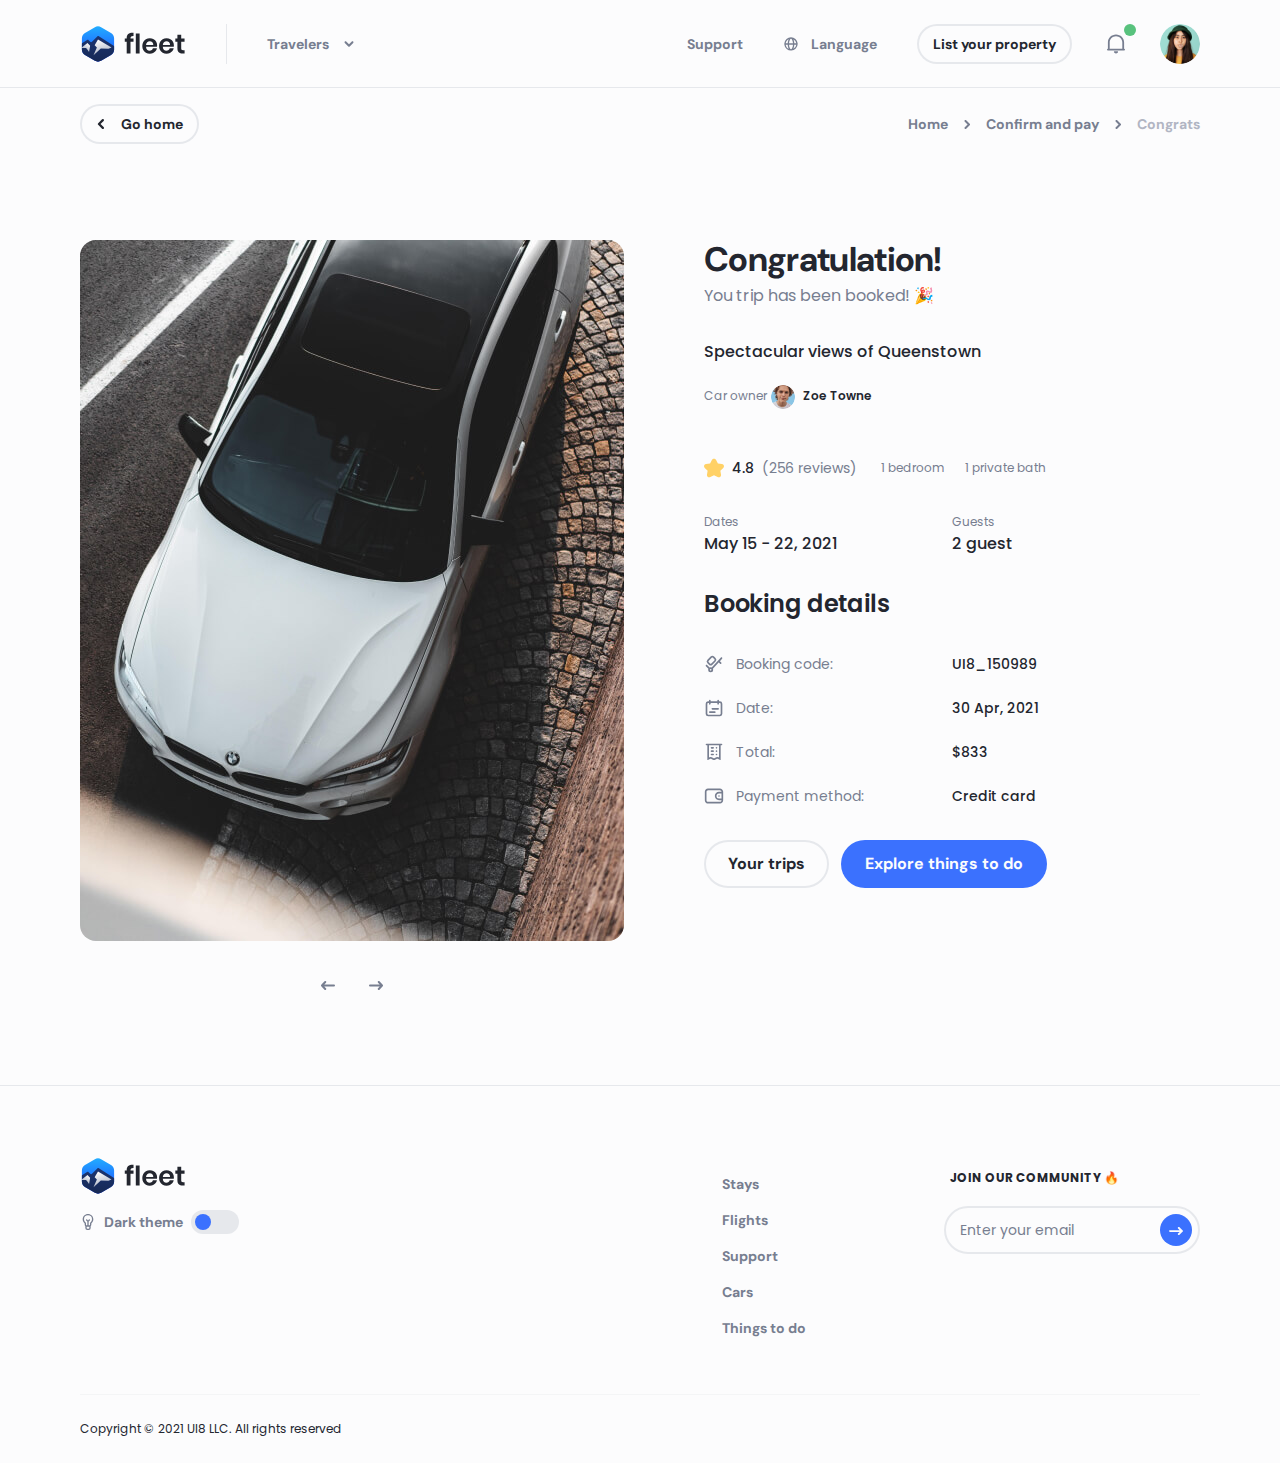
<file: cars-checkout-complete.html>
<!DOCTYPE html>
<html lang="en">
  <head>
    <meta charset="utf-8">
    <title>Fleet</title>
    <meta http-equiv="X-UA-Compatible" content="IE=Edge">
    <meta name="viewport" content="width=device-width, initial-scale=1, maximum-scale=1.0, user-scalable=no">
    <meta name="format-detection" content="telephone=no">
    <link rel="apple-touch-icon" sizes="180x180" href="img/apple-touch-icon.png">
    <link rel="icon" type="image/png" sizes="32x32" href="img/favicon-32x32.png">
    <link rel="icon" type="image/png" sizes="16x16" href="img/favicon-16x16.png">
    <link rel="manifest" href="img/site.webmanifest">
    <link rel="mask-icon" href="img/safari-pinned-tab.svg" color="#5bbad5">
    <meta name="msapplication-TileColor" content="#da532c">
    <meta name="theme-color" content="#ffffff">
    <meta name="description" content="Epic Travel Shopping Design Kit">
    <meta name="twitter:card" content="summary">
    <meta name="twitter:site" content="@ui8">
    <meta name="twitter:title" content="Fleet – Travel Shopping UI Kit">
    <meta name="twitter:description" content="Epic Travel Shopping Design Kit">
    <meta name="twitter:creator" content="@ui8">
    <meta name="twitter:image" content="https://ui8-fleet-html.herokuapp.com/img/twitter-card.jpg">
    <meta property="og:title" content="Fleet – Travel Shopping UI Kit">
    <meta property="og:type" content="Article">
    <meta property="og:url" content="https://ui8.net/ui8/products/fleet--travel-shopping-ui-design-kit">
    <meta property="og:image" content="https://ui8-fleet-html.herokuapp.com/img/fb-og-image.jpg">
    <meta property="og:description" content="Epic Travel Shopping Design Kit">
    <meta property="og:site_name" content="Fleet – Travel Shopping UI Kit">
    <meta property="fb:admins" content="132951670226590">
    <link rel="preconnect" href="https://fonts.gstatic.com">
    <link href="https://fonts.googleapis.com/css2?family=DM+Sans:wght@700&amp;family=Poppins:wght@400;500;600;700&amp;display=swap" rel="stylesheet">
    <link rel="stylesheet" media="all" href="css/app.min.css">
    <script>
      var viewportmeta = document.querySelector('meta[name="viewport"]');
      if (viewportmeta) {
        if (screen.width < 375) {
          var newScale = screen.width / 375;
          viewportmeta.content = 'width=375, minimum-scale=' + newScale + ', maximum-scale=1.0, user-scalable=no, initial-scale=' + newScale + '';
        } else {
          viewportmeta.content = 'width=device-width, maximum-scale=1.0, initial-scale=1.0';
        }
      }
    </script>
  </head>
  <body>
    <script>
      console.log(localStorage.getItem('darkMode'));
      if (localStorage.getItem('darkMode') === "on") {
        document.body.classList.add("dark");
        document.addEventListener("DOMContentLoaded", function() {
          document.querySelector('.js-theme input').checked = true;
        });
      }
    </script>
    <!-- outer-->
    <div class="outer">
      <!-- header-->
      <header class="header js-header header_border">
        <div class="header__center center"><a class="header__logo" href="index.html"><img class="some-icon" src="img/logo-dark.svg" alt="Fleet"><img class="some-icon-dark" src="img/logo-light.svg" alt="Fleet"></a>
          <div class="header__wrapper js-header-wrapper">
            <div class="header__item header__item_dropdown js-header-item">
              <button class="header__head js-header-head">Travelers
                <svg class="icon icon-arrow-down">
                  <use xlink:href="#icon-arrow-down"></use>
                </svg>
              </button>
              <div class="header__body js-header-body">
                <div class="header__menu"><a class="header__link" href="index.html">
                    <svg class="icon icon-comment">
                      <use xlink:href="#icon-comment"></use>
                    </svg>Stays</a><a class="header__link" href="flights.html">
                    <svg class="icon icon-email">
                      <use xlink:href="#icon-email"></use>
                    </svg>Flights</a><a class="header__link" href="things-to-do.html">
                    <svg class="icon icon-home">
                      <use xlink:href="#icon-home"></use>
                    </svg>Things to do</a><a class="header__link active" href="cars.html">
                    <svg class="icon icon-email">
                      <use xlink:href="#icon-email"></use>
                    </svg>Cars</a></div>
              </div>
            </div><a class="header__item" href="support.html">Support</a>
            <div class="header__item header__item_language js-header-item">
              <button class="header__head js-header-head">
                <svg class="icon icon-globe">
                  <use xlink:href="#icon-globe"></use>
                </svg>Language
              </button>
              <div class="header__body js-header-body">
                <div class="header__list"><a class="header__box active" href="#">
                    <div class="header__category">English</div>
                    <div class="header__country">United States</div></a><a class="header__box" href="#">
                    <div class="header__category">Vietnamese</div>
                    <div class="header__country">Vietnamese</div></a><a class="header__box" href="#">
                    <div class="header__category">Français</div>
                    <div class="header__country">Belgique</div></a><a class="header__box" href="#">
                    <div class="header__category">Français</div>
                    <div class="header__country">Canada</div></a></div>
              </div>
            </div><a class="button button-stroke button-small header__button" href="list-your-property.html">List your property</a>
          </div>
          <div class="header__item header__item_notification js-header-item">
            <button class="header__head js-header-head active">
              <svg class="icon icon-notification">
                <use xlink:href="#icon-notification"></use>
              </svg>
            </button>
            <div class="header__body js-header-body">
              <div class="header__title">Notification</div>
              <div class="header__notifications"><a class="header__notification" href="message-center.html">
                  <div class="header__avatar"><img src="img/content/avatar-1.jpg" alt="Avatar"></div>
                  <div class="header__details">
                    <div class="header__subtitle">Kohaku Tora</div>
                    <div class="header__content">just sent you a message</div>
                    <div class="header__date">1 minute ago</div>
                    <div class="header__status" style="background-color: #3B71FE;"></div>
                  </div></a><a class="header__notification" href="message-center.html">
                  <div class="header__avatar"><img src="img/content/avatar-1.jpg" alt="Avatar"></div>
                  <div class="header__details">
                    <div class="header__subtitle">Kohaku Tora</div>
                    <div class="header__content">just sent you a message</div>
                    <div class="header__date">3 hours ago</div>
                    <div class="header__status" style="background-color: #3B71FE;"></div>
                  </div></a></div>
            </div>
          </div><a class="header__login js-popup-open" href="#popup-login" data-effect="mfp-zoom-in">
            <svg class="icon icon-user">
              <use xlink:href="#icon-user"></use>
            </svg></a>
          <div class="header__item header__item_user js-header-item">
            <button class="header__head js-header-head"><img src="img/content/avatar-2.jpg" alt="Avatar"></button>
            <div class="header__body js-header-body">
              <div class="header__group">
                <div class="header__menu"><a class="header__link" href="message-center.html">
                    <svg class="icon icon-comment">
                      <use xlink:href="#icon-comment"></use>
                    </svg>Messages</a><a class="header__link" href="bookings-list.html">
                    <svg class="icon icon-home">
                      <use xlink:href="#icon-home"></use>
                    </svg>Bookings</a><a class="header__link" href="wishlists.html">
                    <svg class="icon icon-email">
                      <use xlink:href="#icon-email"></use>
                    </svg>Wishlists</a></div>
                <div class="header__menu"><a class="header__link" href="list-your-property.html">
                    <svg class="icon icon-building">
                      <use xlink:href="#icon-building"></use>
                    </svg>List your property</a><a class="header__link" href="host-an-experience.html">
                    <svg class="icon icon-flag">
                      <use xlink:href="#icon-flag"></use>
                    </svg>Host an experience</a></div>
              </div>
              <div class="header__btns"><a class="button button-small header__button" href="account-setting.html">Account</a>
                <button class="button-stroke button-small header__button">Log out</button>
              </div>
            </div>
          </div>
          <button class="header__burger js-header-burger"></button>
        </div>
      </header>
      <!-- outer content-->
      <div class="outer__inner">
        <div class="section-mb80 complete">
          <div class="complete__center center">
            <div class="control"><a class="button-stroke button-small control__button" href="cars-checkout.html">
                <svg class="icon icon-arrow-left">
                  <use xlink:href="#icon-arrow-left"></use>
                </svg><span>Go home</span></a>
              <ul class="breadcrumbs">
                <li class="breadcrumbs__item"><a class="breadcrumbs__link" href="cars-product.html">Home</a></li>
                <li class="breadcrumbs__item"><a class="breadcrumbs__link" href="cars-checkout.html">Confirm and pay</a></li>
                <li class="breadcrumbs__item">Congrats</li>
              </ul>
            </div>
            <div class="complete__row">
              <div class="complete__col">
                <div class="complete__wrapper">
                  <div class="complete__slider js-slider-complete">
                    <div class="complete__preview"><img srcSet="img/content/slider-pic-2@2x.jpg 2x" src="img/content/slider-pic-2.jpg" alt="Complete"></div>
                    <div class="complete__preview"><img srcSet="img/content/slider-pic-2@2x.jpg 2x" src="img/content/slider-pic-2.jpg" alt="Complete"></div>
                    <div class="complete__preview"><img srcSet="img/content/slider-pic-2@2x.jpg 2x" src="img/content/slider-pic-2.jpg" alt="Complete"></div>
                  </div>
                </div>
              </div>
              <div class="complete__col">
                <div class="complete__head">
                  <h2 class="complete__title h2">Congratulation!</h2>
                  <div class="complete__info">You trip has been booked! 🎉</div>
                  <div class="complete__subtitle">Spectacular views of Queenstown</div>
                  <div class="complete__author"><span>Car owner</span>
                    <div class="complete__avatar"><img src="img/content/avatar.jpg" alt="Avatar"></div>
                    <div class="complete__man">Zoe Towne</div>
                  </div>
                </div>
                <div class="complete__line">
                  <div class="complete__rating">
                    <svg class="icon icon-star">
                      <use xlink:href="#icon-star"></use>
                    </svg>
                    <div class="complete__number">4.8</div>
                    <div class="complete__reviews">(256 reviews)</div>
                  </div>
                  <div class="complete__parameters">
                    <div class="complete__parameter">1 bedroom</div>
                    <div class="complete__parameter">1 private bath</div>
                  </div>
                </div>
                <div class="complete__list">
                  <div class="complete__item">
                    <div class="complete__details">
                      <div class="complete__category">Dates</div>
                      <div class="complete__value">May 15 - 22, 2021</div>
                    </div>
                  </div>
                  <div class="complete__item">
                    <div class="complete__details">
                      <div class="complete__category">Guests</div>
                      <div class="complete__value">2 guest</div>
                    </div>
                  </div>
                </div>
                <div class="complete__stage">Booking details</div>
                <div class="complete__table">
                  <div class="complete__flex">
                    <div class="complete__cell">
                      <svg class="icon icon-hand-cart">
                        <use xlink:href="#icon-hand-cart"></use>
                      </svg>Booking code:
                    </div>
                    <div class="complete__cell">UI8_150989</div>
                  </div>
                  <div class="complete__flex">
                    <div class="complete__cell">
                      <svg class="icon icon-calendar">
                        <use xlink:href="#icon-calendar"></use>
                      </svg>Date:
                    </div>
                    <div class="complete__cell">30 Apr, 2021</div>
                  </div>
                  <div class="complete__flex">
                    <div class="complete__cell">
                      <svg class="icon icon-receipt">
                        <use xlink:href="#icon-receipt"></use>
                      </svg>Total:
                    </div>
                    <div class="complete__cell">$833</div>
                  </div>
                  <div class="complete__flex">
                    <div class="complete__cell">
                      <svg class="icon icon-wallet">
                        <use xlink:href="#icon-wallet"></use>
                      </svg>Payment method:
                    </div>
                    <div class="complete__cell">Credit card</div>
                  </div>
                </div>
                <div class="complete__btns"><a class="button-stroke complete__button" href="your-trips.html">Your trips</a><a class="button complete__button" href="things-to-do.html">Explore things to do</a></div>
              </div>
            </div>
          </div>
        </div>
      </div>
      <!-- footer-->
      <footer class="footer">
        <div class="footer__center center">
          <div class="footer__row">
            <div class="footer__col"><a class="footer__logo" href="index.html"><img class="some-icon" src="img/logo-dark.svg" alt="Fleet"><img class="some-icon-dark" src="img/logo-light.svg" alt="Fleet"></a>
              <div class="footer__theme">
                <svg class="icon icon-bulb">
                  <use xlink:href="#icon-bulb"></use>
                </svg>Dark theme
                <label class="theme js-theme">
                  <input class="theme__input" type="checkbox"/><span class="theme__inner"><span class="theme__box"></span></span>
                </label>
              </div>
            </div>
            <div class="footer__col">
              <div class="footer__menu"><a class="footer__link" href="index.html">Stays</a><a class="footer__link" href="flights.html">Flights</a><a class="footer__link" href="support.html">Support</a><a class="footer__link" href="cars.html">Cars</a><a class="footer__link" href="things-to-do.html">Things to do</a></div>
            </div>
            <div class="footer__col">
              <div class="footer__info">Join our community 🔥</div>
              <form class="subscription">
                <input class="subscription__input" type="email" name="email" placeholder="Enter your email" required="required"/>
                <button class="subscription__btn">
                  <svg class="icon icon-arrow-next">
                    <use xlink:href="#icon-arrow-next"></use>
                  </svg>
                </button>
              </form>
            </div>
          </div>
          <div class="footer__bottom">
            <div class="footer__copyright">Copyright © 2021 UI8 LLC. All rights reserved</div>
          </div>
        </div>
      </footer>
    </div>
    <div class="popup popup_login mfp-hide" id="popup-login">
      <div class="login">
        <div class="login__item">
          <div class="login__title h3">Sign up on Fleet</div>
          <div class="login__info">Use Your OpenID to Sign up</div>
          <div class="login__btns">
            <button class="button login__button">
              <svg class="icon icon-google">
                <use xlink:href="#icon-google"></use>
              </svg><span>Google</span>
            </button>
            <button class="button-black login__button">
              <svg class="icon icon-apple">
                <use xlink:href="#icon-apple"></use>
              </svg><span>Apple</span>
            </button>
          </div>
          <div class="login__note">Or continue with email</div>
          <div class="subscription">
            <input class="subscription__input" type="email" name="email" placeholder="Enter your email" required>
            <button class="subscription__btn">
              <svg class="icon icon-arrow-next">
                <use xlink:href="#icon-arrow-next"></use>
              </svg>
            </button>
          </div>
          <div class="login__foot">Already have an account? <a class="login__link" href="#">Login</a></div>
        </div>
        <div class="login__item">
          <div class="login__title h3">Sign in</div>
          <div class="login__form">
            <div class="field field_view">
              <div class="field__wrap">
                <input class="field__input" type="password" name="password" placeholder="Password" required>
                <button class="field__view">
                  <svg class="icon icon-eye">
                    <use xlink:href="#icon-eye"></use>
                  </svg>
                </button>
              </div>
            </div>
            <button class="button login__button">Login</button>
          </div>
          <div class="login__foot"><a class="login__password" href="#">Forgot password?</a></div>
        </div>
        <div class="login__item">
          <div class="login__title h3">Let’s confirm it’s really you</div>
          <div class="login__info">Help us secure your account. Please complete the verifications below</div>
          <div class="login__form">
            <div class="login__variants">
              <label class="radio">
                <input class="radio__input" type="radio" name="login" checked="checked"/><span class="radio__inner"><span class="radio__tick"></span><span class="radio__text">Get the code by text message (SM) at +1 234 567 890</span></span>
              </label>
              <label class="radio">
                <input class="radio__input" type="radio" name="login"/><span class="radio__inner"><span class="radio__tick"></span><span class="radio__text">Get the code by email at tranm••••••••••••@gm•••.com</span></span>
              </label>
            </div>
            <button class="button login__button">Continue</button>
          </div>
        </div>
        <div class="login__item">
          <div class="login__title h3">Enter your security code</div>
          <div class="login__info">We texted your code to +1 234 567 890</div>
          <div class="login__form">
            <div class="login__code">
              <div class="login__number">
                <input type="tel">
              </div>
              <div class="login__number">
                <input type="tel">
              </div>
              <div class="login__number">
                <input type="tel">
              </div>
              <div class="login__number">
                <input type="tel">
              </div>
            </div>
          </div>
        </div>
      </div>
    </div>
    <!-- scripts-->
    <script src="js/lib/jquery.min.js"></script>
    <script src="js/lib/slick.min.js"></script>
    <script src="js/lib/jquery.nice-select.min.js"></script>
    <script src="js/lib/share-buttons.js"></script>
    <script src="js/lib/jquery.fancybox.min.js"></script>
    <script src="js/lib/jquery.rateyo.min.js"></script>
    <script src="js/lib/nouislider.min.js"></script>
    <script src="js/lib/wNumb.js"></script>
    <script src="js/lib/jquery.magnific-popup.min.js"></script>
    <script src="js/lib/moment.min.js"></script>
    <script src="js/lib/jquery.daterangepicker.min.js"></script>
    <script src="js/lib/simpleParallax.min.js"></script>
    <script src="js/demo.js"></script>
    <script src="js/app.js"></script>
    <!-- svg sprite-->
    <div style="display: none"><svg width="0" height="0">
<symbol xmlns="http://www.w3.org/2000/svg" viewBox="0 0 16 16" id="icon-arrow-down">
<path d="M10.805 6.362c-.26-.26-.682-.26-.943 0L8 8.224 6.138 6.362c-.26-.26-.682-.26-.943 0s-.26.682 0 .943l2.333 2.333c.26.26.682.26.943 0l2.333-2.333c.26-.26.26-.682 0-.943z"></path>
</symbol>
<symbol xmlns="http://www.w3.org/2000/svg" viewBox="0 0 16 16" id="icon-arrow-bottom">
<path d="M15.039 3.961c-.653-.653-1.713-.653-2.366 0L8 8.634 3.327 3.961c-.653-.653-1.713-.653-2.366 0s-.653 1.713 0 2.366l5.856 5.856c.653.653 1.713.653 2.366 0l5.856-5.856c.653-.653.653-1.713 0-2.366z"></path>
</symbol>
<symbol xmlns="http://www.w3.org/2000/svg" viewBox="0 0 16 16" id="icon-arrow-left">
<path d="M12.207.521a1.78 1.78 0 0 1 0 2.514L7.242 8l4.965 4.965a1.78 1.78 0 0 1 0 2.514 1.78 1.78 0 0 1-2.514 0L3.471 9.257a1.78 1.78 0 0 1 0-2.514L9.693.521a1.78 1.78 0 0 1 2.514 0z"></path>
</symbol>
<symbol xmlns="http://www.w3.org/2000/svg" viewBox="0 0 16 16" id="icon-arrow-right">
<path d="M6.528 5.195c-.26.26-.26.682 0 .943L8.39 8 6.528 9.862c-.26.26-.26.682 0 .943s.682.26.943 0l2.333-2.333c.26-.26.26-.682 0-.943L7.471 5.195c-.26-.26-.682-.26-.943 0z"></path>
</symbol>
<symbol xmlns="http://www.w3.org/2000/svg" viewBox="0 0 16 16" id="icon-email">
<path d="M13.334 2a2 2 0 0 1 1.995 1.851l.005.149v8a2 2 0 0 1-1.851 1.995l-.149.005H2.667a2 2 0 0 1-1.995-1.851L.667 12V4a2 2 0 0 1 1.851-1.995L2.667 2h10.667zm0 1.333H2.667C2.299 3.333 2 3.632 2 4v8c0 .368.298.667.667.667h10.667c.368 0 .667-.298.667-.667V4c0-.368-.298-.667-.667-.667zm-.821 1.573c.236.283.198.703-.085.939L9.281 8.468a2 2 0 0 1-2.561 0L3.574 5.845c-.283-.236-.321-.656-.085-.939s.656-.321.939-.085l3.146 2.622c.247.206.606.206.854 0l3.146-2.622c.283-.236.703-.197.939.085z"></path>
</symbol>
<symbol xmlns="http://www.w3.org/2000/svg" viewBox="0 0 16 16" id="icon-comment">
<path d="M8 1.413c1.643 0 3.124.162 4.203.326 1.127.171 2.019.997 2.213 2.12a17.13 17.13 0 0 1 .25 2.887 17.13 17.13 0 0 1-.25 2.887c-.193 1.123-1.086 1.949-2.213 2.12a28.6 28.6 0 0 1-3.787.323l-4.077 2.409a.67.67 0 0 1-1.006-.574v-2.269c-.902-.3-1.584-1.045-1.75-2.009-.135-.783-.25-1.777-.25-2.887s.115-2.104.25-2.887c.193-1.123 1.086-1.949 2.213-2.12 1.08-.164 2.561-.326 4.203-.326zm0 1.333a27.01 27.01 0 0 0-4.003.311c-.596.091-1.01.506-1.099 1.028a15.8 15.8 0 0 0-.231 2.661 15.8 15.8 0 0 0 .231 2.661c.078.453.395.817.856.97l.913.303v2.063l3.375-1.994.353-.006a27.26 27.26 0 0 0 3.609-.308c.596-.091 1.01-.506 1.099-1.028.125-.724.231-1.641.231-2.661s-.106-1.937-.231-2.661c-.09-.522-.504-.938-1.099-1.028A27.01 27.01 0 0 0 8 2.746zm-.667 4.667c.368 0 .667.298.667.667s-.298.667-.667.667h0-2.667C4.298 8.746 4 8.448 4 8.08s.298-.667.667-.667h0zm4-2.667c.368 0 .667.298.667.667s-.298.667-.667.667h0-6.667C4.298 6.08 4 5.781 4 5.413s.298-.667.667-.667h0z"></path>
</symbol>
<symbol xmlns="http://www.w3.org/2000/svg" viewBox="0 0 16 16" id="icon-home">
<path d="M8.287 1.411c.09.02.177.053.278.102l.086.044.318.184.132.079 2.561 1.543 3.348 2.009c.316.189.418.599.229.915-.17.284-.519.396-.817.277l-.097-.048-.99-.594v6.751c-.001.619-.013.951-.145 1.211-.128.251-.332.455-.583.583-.233.119-.526.141-1.033.144H10v.001H6v-.001H4.428c-.508-.004-.8-.026-1.033-.144-.251-.128-.455-.332-.583-.583-.119-.233-.141-.526-.144-1.033l-.001-6.928-.99.594c-.316.189-.725.087-.915-.229-.17-.284-.105-.644.14-.852l.088-.063 3.344-2.006L6.899 1.82l.451-.263.084-.043c.101-.049.189-.082.279-.102.189-.042.385-.042.574 0zM8 2.721l-.006.003-2.973 1.784L4 5.123l.001 7.651.008.399.005.071.002.018.018.002a6.48 6.48 0 0 0 .469.013H6V10.61a2 2 0 0 1 3.995-.149l.005.149v2.666h1.498l.399-.008.071-.005.018-.002.002-.018c.011-.133.013-.311.014-.608V5.123l-1.025-.618-2.969-1.781L8 2.721zm0 7.223c-.368 0-.667.298-.667.667l-.001 2.666h1.333l.001-2.666c0-.368-.298-.667-.667-.667z"></path>
</symbol>
<symbol xmlns="http://www.w3.org/2000/svg" viewBox="0 0 16 16" id="icon-home-fill">
<path d="M13.333 12.534V5.978l.99.594c.316.189.725.087.915-.229s.087-.725-.229-.915L11.661 3.42 9.1 1.877h0l-.45-.263-.086-.044c-.101-.049-.188-.082-.278-.102-.189-.042-.385-.042-.574 0-.09.02-.178.053-.279.102l-.084.043-.451.263h0L4.334 3.422.99 5.429c-.316.189-.418.599-.229.915s.599.418.915.229l.99-.594v6.556c0 .747 0 1.12.145 1.405.128.251.332.455.583.583.285.145.659.145 1.405.145h1.2v-4a2 2 0 0 1 4 0v4h1.2c.747 0 1.12 0 1.405-.145.251-.128.455-.332.583-.583.145-.285.145-.659.145-1.405z"></path>
</symbol>
<symbol xmlns="http://www.w3.org/2000/svg" viewBox="0 0 16 16" id="icon-globe">
<path d="M8 1.334a6.67 6.67 0 0 1 6.631 5.971l.003.029.033.667a6.67 6.67 0 0 1-13.3.667l-.033-.667c0-.225.011-.447.033-.667h0a6.67 6.67 0 0 1 6.634-6zm1.982 7.334H6.018c.077 1.396.391 2.599.817 3.451.532 1.065 1.021 1.216 1.164 1.216s.632-.151 1.164-1.216c.426-.852.74-2.055.817-3.451zm-5.299 0H2.708c.228 1.831 1.385 3.374 2.983 4.142-.556-1.068-.927-2.52-1.008-4.142zm8.609 0h-1.975c-.081 1.622-.452 3.074-1.009 4.142a5.34 5.34 0 0 0 2.984-4.143zm-7.6-5.476l-.143.071c-1.525.79-2.62 2.295-2.841 4.071h1.975c.08-1.623.452-3.074 1.008-4.143zM8 2.667c-.143 0-.632.151-1.164 1.216-.426.852-.74 2.055-.817 3.452h3.964c-.077-1.396-.391-2.6-.817-3.452-.501-1.002-.963-1.195-1.136-1.214L8 2.667h0zm2.308.524l.049.095c.53 1.059.882 2.473.96 4.048h1.975a5.34 5.34 0 0 0-2.984-4.143z"></path>
</symbol>
<symbol xmlns="http://www.w3.org/2000/svg" viewBox="0 0 16 16" id="icon-bell">
<path d="M8.833 12.861c.368 0 .679.313.516.643-.072.146-.169.281-.289.398-.281.276-.663.431-1.061.431s-.779-.155-1.061-.431a1.47 1.47 0 0 1-.289-.398c-.163-.33.148-.643.516-.643h1.667zM8 1.667c2.982 0 5.4 2.382 5.4 5.321v4.106h.011a.59.59 0 0 1 .589.589.59.59 0 0 1-.589.589H2.589A.59.59 0 0 1 2 11.683a.59.59 0 0 1 .589-.589H2.6V6.988c0-2.939 2.418-5.321 5.4-5.321zm0 1.178c-2.32 0-4.2 1.855-4.2 4.142v4.106h8.4V6.988c0-2.288-1.88-4.142-4.2-4.142z"></path>
</symbol>
<symbol xmlns="http://www.w3.org/2000/svg" viewBox="0 0 16 16" id="icon-flag">
<path d="M3.22 0c.368 0 .667.298.667.667v.666h7.768c1.097 0 1.707 1.239 1.089 2.103l-.077.098L10.553 6l2.113 2.466c.714.833.17 2.103-.888 2.196l-.124.005-7.768-.001v4.667c0 .368-.298.667-.667.667s-.667-.298-.667-.667V.667c0-.368.298-.667.667-.667zm8.434 2.667H3.886v6.667h7.768L8.797 6l2.857-3.333z"></path>
</symbol>
<symbol xmlns="http://www.w3.org/2000/svg" viewBox="0 0 16 16" id="icon-building">
<path d="M7.333 1.333a2 2 0 0 1 2 2v3.333h3.333a2 2 0 0 1 1.995 1.851l.005.149v4a2 2 0 0 1-1.851 1.995l-.149.005H3.333a2 2 0 0 1-2-2V3.333a2 2 0 0 1 2-2h4zm0 1.333h-4c-.335 0-.612.247-.659.568l-.007.099v9.333c0 .335.247.612.568.659l.099.007H4v-.667c0-.335.247-.612.568-.659L4.666 12H6c.335 0 .612.247.659.568l.007.099v.667H8v-10c0-.368-.298-.667-.667-.667zM12.666 8H9.333v5.333h3.333c.368 0 .667-.298.667-.667v-4c0-.368-.298-.667-.667-.667zm-1.333 3.333c.368 0 .667.298.667.667s-.298.667-.667.667-.667-.298-.667-.667.298-.667.667-.667zm0-2c.368 0 .667.298.667.667s-.298.667-.667.667-.667-.298-.667-.667.298-.667.667-.667zM6 9.333c.368 0 .667.298.667.667s-.298.667-.667.667h0-1.333C4.298 10.666 4 10.368 4 10s.298-.667.667-.667h0zm0-2.667c.368 0 .667.298.667.667S6.368 8 6 8H4.666C4.298 8 4 7.701 4 7.333s.298-.667.667-.667H6zM6 4c.368 0 .667.298.667.667s-.298.667-.667.667H4.666c-.368 0-.667-.298-.667-.667S4.298 4 4.666 4H6z"></path>
</symbol>
<symbol xmlns="http://www.w3.org/2000/svg" viewBox="0 0 16 16" id="icon-arrow-next">
<path d="M10.39 3.765c.464-.375 1.187-.349 1.615.057l3.692 3.5a.91.91 0 0 1 0 1.357l-3.692 3.5c-.428.406-1.151.431-1.615.057s-.493-1.007-.065-1.413L12.247 9H1.143C.512 9 0 8.552 0 8s.512-1 1.143-1h11.104l-1.922-1.822c-.428-.406-.399-1.038.065-1.413z"></path>
</symbol>
<symbol xmlns="http://www.w3.org/2000/svg" viewBox="0 0 16 16" id="icon-arrow-prev">
<path d="M5.61 12.235c-.464.375-1.187.349-1.615-.057l-3.692-3.5a.91.91 0 0 1 0-1.357l3.692-3.5c.428-.406 1.151-.431 1.615-.057s.493 1.007.065 1.413L3.753 7h11.104C15.488 7 16 7.448 16 8s-.512 1-1.143 1H3.753l1.922 1.822c.428.406.399 1.038-.065 1.413z"></path>
</symbol>
<symbol xmlns="http://www.w3.org/2000/svg" viewBox="0 0 16 16" id="icon-notification">
<path d="M8.833 12.861c.368 0 .679.313.516.643-.072.146-.169.281-.289.398-.281.276-.663.431-1.061.431s-.779-.155-1.061-.431a1.47 1.47 0 0 1-.289-.398c-.163-.33.148-.643.516-.643h1.667zM8 1.667c2.982 0 5.4 2.382 5.4 5.321v4.106h.011a.59.59 0 0 1 .589.589.59.59 0 0 1-.589.589H2.589A.59.59 0 0 1 2 11.683a.59.59 0 0 1 .589-.589H2.6V6.988c0-2.939 2.418-5.321 5.4-5.321zm0 1.178c-2.32 0-4.2 1.855-4.2 4.142v4.106h8.4V6.988c0-2.288-1.88-4.142-4.2-4.142z"></path>
</symbol>
<symbol xmlns="http://www.w3.org/2000/svg" viewBox="0 0 16 16" id="icon-bulb">
<path d="M7.999 0c2.946 0 5.333 2.388 5.333 5.333 0 1.684-.781 3.186-2 4.164v1.17c0 .591-.256 1.122-.663 1.488L10.668 14a2 2 0 0 1-2 2H7.335a2 2 0 0 1-2-2v-1.841c-.41-.366-.668-.899-.668-1.492v-1.17c-1.219-.977-2-2.479-2-4.164C2.666 2.388 5.054 0 7.999 0zm1.335 12.667l-2.667-.001V14c0 .368.298.667.667.667h1.333c.368 0 .667-.298.667-.667v-1.333h0zM7.999 1.333a4 4 0 0 0-4 4A3.99 3.99 0 0 0 5.5 8.457l.499.4v1.81c0 .368.298.667.667.667h.668V7.609L6.196 6.471c-.26-.26-.26-.682 0-.943s.682-.26.943 0h0L8 6.39l.862-.862c.26-.26.682-.26.943 0s.26.682 0 .943h0L8.667 7.609v3.724h.666c.368 0 .667-.298.667-.667v-1.81l.499-.4a3.99 3.99 0 0 0 1.501-3.123 4 4 0 0 0-4-4z"></path>
</symbol>
<symbol xmlns="http://www.w3.org/2000/svg" viewBox="0 0 16 16" id="icon-coin">
<path d="M8 1.334a6.67 6.67 0 0 1 6.667 6.667A6.67 6.67 0 0 1 8 14.667a6.67 6.67 0 0 1-6.667-6.667A6.67 6.67 0 0 1 8 1.334zm0 1.333c-2.946 0-5.333 2.388-5.333 5.333S5.054 13.334 8 13.334s5.333-2.388 5.333-5.333S10.945 2.667 8 2.667zm0 1.333c.368 0 .667.298.667.667a2 2 0 0 1 2 2c0 .368-.298.667-.667.667s-.667-.298-.667-.667-.298-.667-.667-.667H7.162c-.274 0-.496.222-.496.496 0 .213.137.403.339.47l2.411.804a1.83 1.83 0 0 1-.578 3.564h-.171c0 .368-.298.667-.667.667s-.667-.298-.667-.667a2 2 0 0 1-2-2c0-.368.298-.667.667-.667s.667.298.667.667.298.667.667.667h1.504c.274 0 .496-.222.496-.496 0-.213-.136-.403-.339-.47l-2.411-.804a1.83 1.83 0 0 1 .578-3.564h.171c0-.368.298-.667.667-.667z"></path>
</symbol>
<symbol xmlns="http://www.w3.org/2000/svg" viewBox="0 0 16 16" id="icon-star">
<path d="M9.69 1.529l1.442 2.838 3.238.457c1.517.214 2.211 2.086 1.041 3.192l-2.326 2.198.547 3.098c.28 1.587-1.404 2.653-2.73 1.977L8 13.809l-2.903 1.481c-1.328.678-3.011-.391-2.731-1.976l.547-3.098L.588 8.017C-.582 6.91.114 5.038 1.628 4.824l3.239-.457L6.31 1.529c.697-1.371 2.683-1.372 3.38 0z"></path>
</symbol>
<symbol xmlns="http://www.w3.org/2000/svg" viewBox="0 0 16 16" id="icon-play">
<path d="M1.509 2.463c0-1.71 1.876-2.755 3.33-1.855l8.945 5.538c1.378.853 1.378 2.857 0 3.711l-8.945 5.538c-1.454.899-3.33-.147-3.33-1.856V2.463z"></path>
</symbol>
<symbol xmlns="http://www.w3.org/2000/svg" viewBox="0 0 16 16" id="icon-modem">
<path d="M11.333 1.333c.368 0 .667.298.667.667h0v5.333h.667a2 2 0 0 1 1.995 1.851l.005.149V12a2 2 0 0 1-1.851 1.995l-.149.005-.007.099c-.048.321-.325.568-.659.568-.368 0-.667-.298-.667-.667h0-6.667c0 .368-.298.667-.667.667s-.667-.298-.667-.667h0a2 2 0 0 1-1.995-1.851L1.334 12V9.333a2 2 0 0 1 1.851-1.995l.149-.005H4V4.666C4 4.298 4.299 4 4.667 4s.667.298.667.667h0v2.667h5.333V2c0-.368.298-.667.667-.667zm1.334 7.333H3.334c-.368 0-.667.298-.667.667V12c0 .368.298.667.667.667h9.333c.368 0 .667-.298.667-.667V9.333c0-.368-.298-.667-.667-.667zM4.667 10c.368 0 .667.298.667.667s-.298.667-.667.667S4 11.035 4 10.666 4.299 10 4.667 10zm6.667 0c.368 0 .667.298.667.667s-.298.667-.667.667h0-4c-.368 0-.667-.298-.667-.667S6.965 10 7.333 10h0z"></path>
</symbol>
<symbol xmlns="http://www.w3.org/2000/svg" viewBox="0 0 16 16" id="icon-burger">
<path d="M10.001 2a4.67 4.67 0 0 1 4.667 4.667 1.99 1.99 0 0 1-.257.982c.555.355.923.977.923 1.685a2 2 0 0 1-.923 1.685c.164.289.257.624.257.981a2 2 0 0 1-2 2H3.334a2 2 0 0 1-2-2 1.99 1.99 0 0 1 .257-.981c-.556-.354-.925-.977-.925-1.686a2 2 0 0 1 .925-1.687c-.163-.289-.257-.624-.257-.98A4.67 4.67 0 0 1 6.001 2h4zm2.667 9.333H3.334c-.368 0-.667.299-.667.667 0 .335.247.612.568.659l.099.007h9.333c.368 0 .667-.299.667-.667s-.299-.667-.667-.667zm.665-2.667H2.666c-.368 0-.667.298-.667.667s.298.667.667.667h10.667c.368 0 .667-.298.667-.667s-.298-.667-.667-.667zm-3.332-5.333h-4c-1.841 0-3.333 1.492-3.333 3.333 0 .335.247.612.568.659l.099.007h9.333c.368 0 .667-.298.667-.667 0-1.841-1.492-3.333-3.333-3.333zM5.333 4.667c.368 0 .667.298.667.667S5.701 6 5.333 6s-.667-.298-.667-.667.298-.667.667-.667zm2.667 0c.368 0 .667.298.667.667S8.368 6 7.999 6s-.667-.298-.667-.667.298-.667.667-.667zm2.667 0c.368 0 .667.298.667.667S11.034 6 10.666 6s-.667-.298-.667-.667.298-.667.667-.667z"></path>
</symbol>
<symbol xmlns="http://www.w3.org/2000/svg" viewBox="0 0 16 16" id="icon-check">
<path d="M15.665 2.668c.446.446.446 1.17 0 1.616l-9.143 9.143c-.446.446-1.17.446-1.616 0L.335 8.855c-.446-.446-.446-1.17 0-1.616s1.17-.446 1.616 0l3.763 3.763 8.335-8.335c.446-.446 1.17-.446 1.616 0z"></path>
</symbol>
<symbol xmlns="http://www.w3.org/2000/svg" viewBox="0 0 16 16" id="icon-share">
<path d="M10.702 6.063l1.279.098c.99.104 1.779.806 1.898 1.843.068.591.122 1.444.122 2.663l-.122 2.663c-.118 1.036-.906 1.739-1.896 1.843-.787.083-2.042.161-3.982.161s-3.195-.078-3.982-.161c-.99-.104-1.778-.807-1.896-1.843C2.054 12.739 2 11.886 2 10.667l.122-2.663c.119-1.037.908-1.739 1.897-1.843l1.279-.098c.368-.02.682.263.701.63s-.263.682-.63.701l-1.21.092c-.417.044-.671.3-.713.669-.06.529-.113 1.33-.113 2.511l.113 2.511c.042.369.295.625.711.669C4.887 13.924 6.093 14 8 14l3.842-.154c.416-.044.669-.299.711-.669.06-.529.113-1.33.113-2.511l-.113-2.511c-.042-.369-.296-.625-.713-.669l-1.21-.092c-.368-.02-.65-.334-.63-.701s.334-.65.701-.63zM8.471.862l2.333 2.333c.26.26.26.682 0 .943s-.682.26-.943 0L8.667 2.943v6.391c0 .368-.298.667-.667.667s-.667-.298-.667-.667V2.943L6.138 4.138c-.26.26-.682.26-.943 0s-.26-.682 0-.943L7.529.862c.26-.26.682-.26.943 0z"></path>
</symbol>
<symbol xmlns="http://www.w3.org/2000/svg" viewBox="0 0 16 16" id="icon-more">
<path d="M3.333 6.667A1.34 1.34 0 0 1 4.667 8a1.34 1.34 0 0 1-1.333 1.333A1.34 1.34 0 0 1 2 8a1.34 1.34 0 0 1 1.333-1.333zm9.333 0A1.34 1.34 0 0 1 14 8a1.34 1.34 0 0 1-1.333 1.333A1.34 1.34 0 0 1 11.333 8a1.34 1.34 0 0 1 1.333-1.333zM8 6.667A1.34 1.34 0 0 1 9.333 8 1.34 1.34 0 0 1 8 9.334 1.34 1.34 0 0 1 6.667 8 1.34 1.34 0 0 1 8 6.667zM3.333 6.667A1.34 1.34 0 0 1 4.667 8a1.34 1.34 0 0 1-1.333 1.333A1.34 1.34 0 0 1 2 8a1.34 1.34 0 0 1 1.333-1.333zm9.333 0A1.34 1.34 0 0 1 14 8a1.34 1.34 0 0 1-1.333 1.333A1.34 1.34 0 0 1 11.333 8a1.34 1.34 0 0 1 1.333-1.333zM8 6.667A1.34 1.34 0 0 1 9.333 8 1.34 1.34 0 0 1 8 9.334 1.34 1.34 0 0 1 6.667 8 1.34 1.34 0 0 1 8 6.667z"></path>
</symbol>
<symbol xmlns="http://www.w3.org/2000/svg" viewBox="0 0 16 16" id="icon-heart">
<path d="M11 2.112c2.393 0 4.333 1.94 4.333 4.333 0 4.245-4.647 6.59-6.542 7.37-.511.21-1.071.21-1.582 0-1.896-.78-6.543-3.124-6.543-7.37 0-2.393 1.94-4.333 4.333-4.333a4.32 4.32 0 0 1 3 1.206 4.32 4.32 0 0 1 3-1.206zm0 1.333c-.807 0-1.537.317-2.077.835l-.462.443c-.258.248-.665.248-.923 0l-.462-.443c-.54-.518-1.27-.835-2.077-.835a3 3 0 0 0-3 3c0 1.588.86 2.9 2.101 3.978s2.728 1.794 3.615 2.159a.73.73 0 0 0 .567 0c.888-.365 2.373-1.08 3.615-2.159S14 8.034 14 6.445a3 3 0 0 0-3-3z"></path>
</symbol>
<symbol xmlns="http://www.w3.org/2000/svg" viewBox="0 0 16 16" id="icon-heart-fill">
<path d="M8 3.339a4.32 4.32 0 0 0-3-1.206c-2.393 0-4.333 1.94-4.333 4.333 0 4.246 4.647 6.59 6.543 7.37.511.21 1.071.21 1.582 0 1.896-.78 6.543-3.124 6.543-7.37 0-2.393-1.94-4.333-4.333-4.333a4.32 4.32 0 0 0-3 1.206z"></path>
</symbol>
<symbol xmlns="http://www.w3.org/2000/svg" viewBox="0 0 16 16" id="icon-close">
<path d="M3.528 3.528c.26-.26.682-.26.943 0L8 7.057l3.529-3.529c.26-.26.682-.26.943 0s.26.682 0 .943L8.942 8l3.529 3.529c.26.26.26.682 0 .943s-.682.26-.943 0L8 8.942l-3.529 3.529c-.26.26-.682.26-.943 0s-.26-.682 0-.943L7.057 8 3.528 4.471c-.26-.26-.26-.682 0-.943z"></path>
</symbol>
<symbol xmlns="http://www.w3.org/2000/svg" viewBox="0 0 16 16" id="icon-location">
<path d="M14.349 3.832L10.4 13.31c-.772 1.854-3.489 1.54-3.819-.44l-.493-2.956-2.956-.493c-1.981-.33-2.294-3.047-.44-3.819l9.478-3.949a1.67 1.67 0 0 1 2.18 2.179zm-1.667-.949L3.204 6.833a.67.67 0 0 0 .147 1.273l2.956.493c.562.094 1.002.534 1.096 1.096l.493 2.956a.67.67 0 0 0 1.273.147l3.949-9.478c.114-.275-.161-.55-.436-.436z"></path>
</symbol>
<symbol xmlns="http://www.w3.org/2000/svg" viewBox="0 0 16 16" id="icon-image">
<path d="M8.001 1.334a28.06 28.06 0 0 1 3.639.246c1.464.193 2.588 1.317 2.782 2.782.133 1.007.246 2.266.246 3.639a28.05 28.05 0 0 1-.246 3.639c-.193 1.464-1.317 2.588-2.782 2.782-1.007.133-2.266.246-3.639.246s-2.632-.113-3.639-.246c-1.465-.193-2.588-1.317-2.782-2.782a28.06 28.06 0 0 1-.246-3.639 28.06 28.06 0 0 1 .246-3.639c.193-1.465 1.317-2.588 2.782-2.782a28.06 28.06 0 0 1 3.639-.246zm0 1.333c-1.301 0-2.501.107-3.464.235-.867.114-1.52.768-1.635 1.635-.127.963-.235 2.163-.235 3.464 0 1.055.071 2.043.165 2.892l1.086-1.087a2 2 0 0 1 2.828 0l.114.114c.26.26.682.26.943 0l1.448-1.448a2 2 0 0 1 2.828 0l1.196 1.196-.168 1.718-1.971-1.971c-.26-.26-.682-.26-.943 0l-1.448 1.448a2 2 0 0 1-2.828 0l-.114-.114c-.26-.26-.682-.26-.943 0l-1.605 1.606a1.88 1.88 0 0 0 1.28.745c.963.127 2.163.235 3.464.235a26.72 26.72 0 0 0 3.464-.235c.867-.114 1.52-.768 1.635-1.635.127-.963.235-2.163.235-3.464s-.107-2.501-.235-3.464c-.114-.867-.768-1.52-1.635-1.635-.963-.127-2.163-.235-3.464-.235zm-2.001 2c.736 0 1.333.597 1.333 1.333s-.597 1.333-1.333 1.333-1.333-.597-1.333-1.333.597-1.333 1.333-1.333z"></path>
</symbol>
<symbol xmlns="http://www.w3.org/2000/svg" viewBox="0 0 16 16" id="icon-toilet-paper">
<path d="M11.333 1.333c.952 0 1.799.587 2.378 1.407.542.768.897 1.796.949 2.965l.006.295v6.667a2 2 0 0 1-1.851 1.995l-.149.005h-4a2 2 0 0 1-1.995-1.851l-.005-.149v-2h-2c-1.841 0-3.333-2.089-3.333-4.667s1.492-4.667 3.333-4.667h6.667zm0 1.333H6.999c.29.398.528.869.699 1.392l.027.084.035.117.033.118.039.156.02.085.024.116.077.478.012.114.015.164.006.088.007.126.001.038.001.024L8 6v3.333h0c.368 0 .667.298.667.667s-.298.667-.667.667v2c0 .335.247.612.568.659l.099.007h4c.335 0 .612-.247.659-.568l.007-.099v-2c-.368 0-.667-.298-.667-.667s.298-.667.667-.667h0V6c0-1.043-.299-1.906-.711-2.491-.421-.597-.908-.843-1.289-.843zm-.667 6.667c.368 0 .667.298.667.667s-.298.667-.667.667S10 10.368 10 10s.298-.667.667-.667zm-6-6.667c-.378 0-.846.212-1.272.808S2.666 4.957 2.666 6s.304 1.931.728 2.525.894.808 1.272.808.846-.212 1.272-.808.728-1.482.728-2.525a4.96 4.96 0 0 0-.202-1.42c-.126-.418-.304-.779-.51-1.07-.383-.542-.819-.795-1.182-.837l-.107-.006h0zm0 2c.368 0 .667.597.667 1.333s-.298 1.333-.667 1.333S4 6.736 4 6s.298-1.333.667-1.333z"></path>
</symbol>
<symbol xmlns="http://www.w3.org/2000/svg" viewBox="0 0 16 16" id="icon-credit-card">
<path d="M15.334 12a2 2 0 0 1-1.851 1.995l-.149.005H2.667a2 2 0 0 1-1.995-1.851L.667 12V4a2 2 0 0 1 1.851-1.995L2.667 2h10.667a2 2 0 0 1 1.995 1.851l.005.149v8zM14 6.666H2V12c0 .368.298.667.667.667h10.667c.368 0 .667-.298.667-.667V6.666zM4.334 9.333a1 1 0 1 1 0 2 1 1 0 1 1 0-2zm3.333 0a1 1 0 1 1 0 2 1 1 0 1 1 0-2zm5.667-6H2.667C2.299 3.333 2 3.632 2 4v1.333h12V4c0-.368-.298-.667-.667-.667z"></path>
</symbol>
<symbol xmlns="http://www.w3.org/2000/svg" viewBox="0 0 16 16" id="icon-medical-case">
<path d="M9.333 1.333a2 2 0 0 1 2 2V4H12c1.416 0 2.574 1.104 2.661 2.498l.005.169V12c0 1.416-1.104 2.574-2.498 2.661l-.169.005H4c-1.416 0-2.574-1.104-2.661-2.498L1.333 12V6.666c0-1.416 1.104-2.574 2.498-2.661L4 4h.667 0v-.667a2 2 0 0 1 2-2h2.667zm2.667 4H4c-.736 0-1.333.597-1.333 1.333V12c0 .736.597 1.333 1.333 1.333h8c.736 0 1.333-.597 1.333-1.333V6.666c0-.736-.597-1.333-1.333-1.333zM8 6.666c.368 0 .667.298.667.667h0v1.333H10c.368 0 .667.298.667.667S10.368 10 10 10h0-1.333v1.333c0 .368-.298.667-.667.667s-.667-.298-.667-.667h0V10H6c-.368 0-.667-.298-.667-.667s.298-.667.667-.667h0 1.333V7.333c0-.368.298-.667.667-.667zm1.333-4H6.666c-.368 0-.667.298-.667.667V4h4 0v-.667c0-.368-.298-.667-.667-.667z"></path>
</symbol>
<symbol xmlns="http://www.w3.org/2000/svg" viewBox="0 0 16 16" id="icon-monitor">
<path d="M12 1.333c1.416 0 2.574 1.104 2.661 2.498l.005.169v5.333c0 1.416-1.104 2.574-2.498 2.661L12 12h-2v1.333h.667c.368 0 .667.298.667.667s-.298.667-.667.667H5.333c-.368 0-.667-.298-.667-.667s.298-.667.667-.667H6V12H4c-1.416 0-2.574-1.104-2.661-2.498l-.005-.169V4c0-1.416 1.104-2.574 2.498-2.661L4 1.333h8zM8.666 12H7.333v1.333h1.333V12zM12 2.666H4c-.736 0-1.333.597-1.333 1.333v5.333c0 .736.597 1.333 1.333 1.333h8c.736 0 1.333-.597 1.333-1.333V4c0-.736-.597-1.333-1.333-1.333zm-6 4c.368 0 .667.298.667.667S6.368 8 6 8h0-1.333C4.298 8 4 7.701 4 7.333s.298-.667.667-.667h0zM9.333 4c.368 0 .667.298.667.667s-.298.667-.667.667h0-4.667c-.368 0-.667-.298-.667-.667S4.298 4 4.666 4h0z"></path>
</symbol>
<symbol xmlns="http://www.w3.org/2000/svg" viewBox="0 0 16 16" id="icon-calendar">
<path d="M11.333 1.333c.335 0 .612.247.659.568L12 2l-.001.666h.667a2 2 0 0 1 1.995 1.851l.005.149v8a2 2 0 0 1-1.851 1.995l-.149.005H3.333a2 2 0 0 1-1.995-1.851l-.005-.149v-8a2 2 0 0 1 1.851-1.995l.149-.005h.666L4 2c0-.368.298-.667.667-.667.335 0 .612.247.659.568L5.333 2l-.001.666h5.334V2c0-.368.298-.667.667-.667zM12.666 4l-.667-.001.001.667c0 .368-.298.667-.667.667-.335 0-.612-.247-.659-.568l-.007-.099v-.667H5.332l.001.667c0 .368-.298.667-.667.667-.335 0-.612-.247-.659-.568L4 4.666l-.001-.667L3.333 4c-.368 0-.667.298-.667.667v8c0 .368.298.667.667.667h9.333c.368 0 .667-.298.667-.667v-8c0-.368-.298-.667-.667-.667zm-4 6.667c.368 0 .667.298.667.667 0 .335-.247.612-.568.659L8.666 12h-4C4.298 12 4 11.701 4 11.333c0-.335.247-.612.568-.659l.099-.007h4zM11.333 8c.368 0 .667.298.667.667 0 .335-.247.612-.568.659l-.099.007H6.666c-.368 0-.667-.298-.667-.667 0-.335.247-.612.568-.659L6.666 8h4.667z"></path>
</symbol>
<symbol xmlns="http://www.w3.org/2000/svg" viewBox="0 0 16 16" id="icon-user">
<path d="M8 .668a4 4 0 0 1 4 4c0 1.296-.617 2.449-1.573 3.18 2.104.93 3.573 3.037 3.573 5.487v1.333c0 .368-.298.667-.667.667s-.667-.298-.667-.667v-1.333a4.67 4.67 0 0 0-4.645-4.667H8h0l-.021-.001-.193.006a4.67 4.67 0 0 0-4.453 4.662v1.333c0 .368-.298.667-.667.667S2 15.036 2 14.668v-1.333c0-2.45 1.468-4.557 3.573-5.489C4.617 7.117 4 5.964 4 4.668a4 4 0 0 1 4-4zm0 1.333c-1.473 0-2.667 1.194-2.667 2.667S6.527 7.335 8 7.335s2.667-1.194 2.667-2.667S9.473 2.001 8 2.001z"></path>
</symbol>
<symbol xmlns="http://www.w3.org/2000/svg" viewBox="0 0 16 16" id="icon-plus">
<path d="M8.667 4.667C8.667 4.298 8.368 4 8 4s-.667.298-.667.667v2.667H4.667C4.298 7.333 4 7.632 4 8s.298.667.667.667h2.667v2.667c0 .368.298.667.667.667s.667-.298.667-.667V8.667h2.667c.368 0 .667-.298.667-.667s-.298-.667-.667-.667H8.667V4.667z"></path>
</symbol>
<symbol xmlns="http://www.w3.org/2000/svg" viewBox="0 0 16 16" id="icon-minus">
<path d="M4 8c0-.368.298-.667.667-.667h6.667c.368 0 .667.298.667.667s-.298.667-.667.667H4.667C4.298 8.666 4 8.368 4 8z"></path>
</symbol>
<symbol xmlns="http://www.w3.org/2000/svg" viewBox="0 0 16 16" id="icon-bag">
<path d="M8.5 1.334c1.613 0 2.958 1.145 3.266 2.666h.562a2.67 2.67 0 0 1 2.666 2.633l-.005.2-.333 5.333a2.67 2.67 0 0 1-2.494 2.495l-.168.005h-6.99c-1.352 0-2.479-1.008-2.645-2.333l-.016-.167-.333-5.333a2.67 2.67 0 0 1 2.462-2.825l.2-.008h.562C5.542 2.479 6.887 1.334 8.5 1.334zm3.828 3.999h-.496l.001.667a.67.67 0 0 1-.667.667c-.368 0-.666-.299-.666-.667l-.001-.667h-4L6.5 6c0 .368-.298.667-.667.667S5.167 6.368 5.167 6l-.001-.667h-.494c-.769 0-1.379.649-1.331 1.417l.333 5.333c.044.703.627 1.25 1.331 1.25h6.99c.704 0 1.287-.547 1.331-1.25l.333-5.333c.048-.768-.562-1.417-1.331-1.417zM8.5 2.667A2 2 0 0 0 6.614 4h3.772A2 2 0 0 0 8.5 2.667z"></path>
</symbol>
<symbol xmlns="http://www.w3.org/2000/svg" viewBox="0 0 16 16" id="icon-star-outline">
<path d="M6.339 2.517c.616-1.475 2.706-1.475 3.322 0h0l1.017 2.437 2.639.211c1.598.128 2.245 2.123 1.025 3.164h0l-2.006 1.711.613 2.56c.373 1.556-1.319 2.789-2.686 1.957h0L8 13.179l-2.264 1.377c-1.367.832-3.059-.401-2.686-1.957h0l.613-2.56-2.006-1.711C.438 7.288 1.084 5.292 2.682 5.165h0l2.639-.211zm1.23.514L6.348 5.956c-.067.161-.219.271-.393.285l-3.166.253a.47.47 0 0 0-.266.82l2.41 2.056c.133.114.192.293.151.464l-.737 3.076a.47.47 0 0 0 .696.507l2.714-1.651c.149-.091.336-.091.485 0l2.714 1.651a.47.47 0 0 0 .696-.507l-.737-3.076c-.041-.171.017-.35.151-.464l2.41-2.056a.47.47 0 0 0-.266-.82l-3.166-.253c-.174-.014-.326-.124-.393-.285L8.43 3.031a.47.47 0 0 0-.861 0z"></path>
</symbol>
<symbol xmlns="http://www.w3.org/2000/svg" viewBox="0 0 16 16" id="icon-instagram">
<path d="M10.666 1.333a4 4 0 0 1 3.995 3.8l.005.2v5.333a4 4 0 0 1-3.8 3.995l-.2.005H5.333a4 4 0 0 1-3.995-3.8l-.005-.2V5.333a4 4 0 0 1 3.8-3.995l.2-.005h5.333zm0 1.333H5.333c-1.473 0-2.667 1.194-2.667 2.667v5.333c0 1.473 1.194 2.667 2.667 2.667h5.333c1.473 0 2.667-1.194 2.667-2.667V5.333c0-1.473-1.194-2.667-2.667-2.667zm-2.666 2c1.841 0 3.333 1.492 3.333 3.333s-1.492 3.333-3.333 3.333S4.667 9.841 4.667 8 6.16 4.667 8.001 4.667zm0 1.333a2 2 0 1 0 0 4 2 2 0 1 0 0-4zm3.333-2c.368 0 .667.298.667.667s-.298.667-.667.667-.667-.298-.667-.667.298-.667.667-.667z"></path>
</symbol>
<symbol xmlns="http://www.w3.org/2000/svg" viewBox="0 0 16 16" id="icon-facebook">
<path d="M8 1.333A6.67 6.67 0 0 1 14.666 8 6.67 6.67 0 0 1 8 14.666 6.67 6.67 0 0 1 1.333 8 6.67 6.67 0 0 1 8 1.333zm0 1.333C5.054 2.666 2.666 5.054 2.666 8c0 2.485 1.699 4.573 3.999 5.165V9.333H6c-.368 0-.667-.298-.667-.667S5.631 8 6 8h0 .667V6.667a2 2 0 0 1 2-2h0 .667c.368 0 .667.298.667.667S9.701 6 9.333 6h0-.667C8.298 6 8 6.298 8 6.667h0V8h1.333c.368 0 .667.298.667.667s-.298.667-.667.667h0H8v4h0c2.946 0 5.333-2.388 5.333-5.333S10.945 2.666 8 2.666z"></path>
</symbol>
<symbol xmlns="http://www.w3.org/2000/svg" viewBox="0 0 16 16" id="icon-twitter">
<path d="M10.334 2c.508 0 1.057.117 1.511.265.233.076.505.181.768.32h0l.993-.198c1.142-.228 2.048.957 1.527 1.999h0l-.751 1.503C14.893 10.281 11.23 14 6.667 14c-2.945 0-4.709-1.094-5.681-2.456-.679-.952.032-2.208 1.135-2.211l.151-.001a6.57 6.57 0 0 1-.754-1.324c-.578-1.36-.755-3.042-.111-4.462.457-1.007 1.757-1.065 2.371-.29.366.462 1.015.989 1.817 1.404.354.183.715.333 1.069.445.038-.249.096-.508.185-.766.191-.561.54-1.171 1.159-1.635C8.633 2.234 9.421 2 10.334 2zm0 1.333c-2.723 0-2.425 2.747-2.347 3.254.006.042-.025.08-.067.079-1.939-.034-4.167-1.294-5.187-2.581-.031-.039-.091-.033-.112.012-.892 1.968.364 5.117 2.575 5.86.054.018.065.09.016.119-.948.555-2.386.588-3.087.59-.053 0-.084.059-.054.103.689.965 2.02 1.898 4.596 1.898 3.992 0 6.988-3.32 6.337-6.978-.002-.014 0-.029.006-.042h0l.929-1.858c.025-.05-.018-.106-.073-.095h0l-1.498.3a.07.07 0 0 1-.061-.017c-.356-.325-1.324-.642-1.974-.642z"></path>
</symbol>
<symbol xmlns="http://www.w3.org/2000/svg" viewBox="0 0 16 16" id="icon-pinterest">
<path d="M8 1.333A6.67 6.67 0 0 1 14.666 8 6.67 6.67 0 0 1 8 14.666 6.67 6.67 0 0 1 1.333 8 6.67 6.67 0 0 1 8 1.333zm0 1.333C5.054 2.666 2.666 5.054 2.666 8c0 2.151 1.274 4.005 3.109 4.849l.702-2.524.88-3.17c.099-.355.466-.562.821-.464s.562.466.464.821l-.702 2.526c.834.177 1.419.026 1.811-.233.495-.327.813-.914.893-1.61s-.091-1.428-.481-1.969c-.375-.522-.969-.892-1.831-.892-1.281 0-2.043.554-2.415 1.236-.387.71-.4 1.645.011 2.466.165.329.031.73-.298.894s-.73.031-.894-.298c-.589-1.179-.602-2.577.011-3.701C5.376 4.779 6.614 4 8.333 4c1.305 0 2.295.588 2.913 1.446.604.839.836 1.909.723 2.9s-.585 1.977-1.483 2.57c-.766.506-1.752.668-2.903.407l-.535 1.925c.309.056.627.085.951.085 2.946 0 5.333-2.388 5.333-5.333S10.945 2.666 8 2.666z"></path>
</symbol>
<symbol xmlns="http://www.w3.org/2000/svg" viewBox="0 0 16 16" id="icon-smile">
<path d="M8 1.333A6.67 6.67 0 0 1 14.666 8 6.67 6.67 0 0 1 8 14.666 6.67 6.67 0 0 1 1.333 8 6.67 6.67 0 0 1 8 1.333zm0 1.333C5.054 2.666 2.666 5.054 2.666 8S5.054 13.333 8 13.333 13.333 10.945 13.333 8 10.945 2.666 8 2.666zm2.019 6.51c.087-.358.447-.578.805-.491s.578.447.491.805c-.175.724-.605 1.363-1.209 1.815S8.76 12 8 12s-1.503-.243-2.106-.695S4.86 10.214 4.685 9.49c-.087-.358.133-.718.491-.805s.718.133.805.491c.1.412.347.788.713 1.062A2.18 2.18 0 0 0 8 10.666a2.18 2.18 0 0 0 1.306-.428c.366-.274.613-.65.713-1.062zM6 5.333a1.27 1.27 0 0 1 .898.382 1.57 1.57 0 0 1 .425.832c.066.362-.175.709-.537.775s-.709-.175-.775-.537c-.003-.016-.007-.031-.011-.044-.004.013-.008.028-.011.044-.066.362-.413.603-.775.537s-.603-.413-.537-.775c.055-.306.196-.603.425-.832A1.27 1.27 0 0 1 6 5.333zm4 0a1.27 1.27 0 0 1 .898.382 1.57 1.57 0 0 1 .425.832c.066.362-.175.709-.537.775s-.709-.175-.775-.537c-.003-.016-.007-.031-.011-.044-.004.013-.008.028-.011.044-.066.362-.413.603-.775.537s-.603-.413-.537-.775a1.57 1.57 0 0 1 .425-.832A1.27 1.27 0 0 1 10 5.333z"></path>
</symbol>
<symbol xmlns="http://www.w3.org/2000/svg" viewBox="0 0 16 16" id="icon-smile-fill">
<path d="M8,0 C12.41824,0 16,3.58172 16,8 C16,12.418312 12.41824,16 8,16 C3.58172,16 0,12.418312 0,8 C0,3.58172 3.58172,0 8,0 Z M10.42264,9.411832 C10.30312,9.905912 10.006,10.357432 9.56736,10.686472 C9.12784,11.016072 8.57536,11.199992 8.00016,11.199992 C7.42496,11.199992 6.87248,11.016072 6.43304,10.686472 C5.994408,10.357432 5.697288,9.905912 5.577744,9.411832 C5.473832,8.982392 5.041472,8.718552 4.61204,8.822472 C4.1826,8.926392 3.918712,9.358712 4.022624,9.788152 C4.232952,10.657352 4.748832,11.423272 5.473032,11.966472 C6.1964,12.508952 7.0876,12.799992 8.00016,12.799992 C8.9128,12.799992 9.804,12.508952 10.52736,11.966472 C11.25152,11.423272 11.76744,10.657352 11.97776,9.788152 C12.08168,9.358712 11.81776,8.926392 11.38832,8.822472 C10.95888,8.718552 10.52656,8.982392 10.42264,9.411832 Z M5.599864,4.8 C5.178392,4.8 4.80044,4.980792 4.522392,5.25884 C4.247976,5.533248 4.079296,5.890288 4.01272,6.257152 C3.933824,6.691912 4.22228,7.108232 4.657008,7.187112 C5.091736,7.266072 5.508112,6.977592 5.587008,6.542872 C5.590512,6.523512 5.594928,6.506072 5.599864,6.490472 C5.604792,6.506072 5.609208,6.523512 5.61272,6.542872 C5.691616,6.977592 6.107984,7.266072 6.54272,7.187112 C6.97744,7.108232 7.26592,6.691912 7.18704,6.257152 C7.1204,5.890288 6.95176,5.533248 6.67736,5.25884 C6.399288,4.980792 6.021328,4.8 5.599864,4.8 Z M10.39984,4.8 C9.9784,4.8 9.6004,4.980792 9.3224,5.25884 C9.048,5.533248 8.87928,5.890288 8.81272,6.257152 C8.73384,6.691912 9.02232,7.108232 9.45704,7.187112 C9.89176,7.266072 10.30808,6.977592 10.38704,6.542872 C10.39048,6.523512 10.39496,6.506072 10.39984,6.490472 C10.4048,6.506072 10.4092,6.523512 10.41272,6.542872 C10.4916,6.977592 10.908,7.266072 11.34272,7.187112 C11.77744,7.108232 12.06592,6.691912 11.98704,6.257152 C11.9204,5.890288 11.75176,5.533248 11.47736,5.25884 C11.19928,4.980792 10.82136,4.8 10.39984,4.8 Z"></path>
</symbol>
<symbol xmlns="http://www.w3.org/2000/svg" viewBox="0 0 16 16" id="icon-edit">
<path d="M13.283 14c.368 0 .667.298.667.667s-.299.667-.667.667H2.617c-.368 0-.667-.298-.667-.667S2.248 14 2.617 14h10.667zM12.031 1.138l1.448 1.448a2 2 0 0 1 0 2.828l-6.862 6.862c-.25.25-.589.39-.943.39H3.283c-.736 0-1.333-.597-1.333-1.333V8.943c0-.354.14-.693.391-.943l6.862-6.862a2 2 0 0 1 2.828 0zM3.617 8.609l-.333.333v2.391h2.391L6.007 11l-2.391-2.39zm5-5L4.56 7.666l2.391 2.39L11.007 6 8.617 3.609zm1.529-1.529l-.586.586 2.39 2.391.586-.586c.26-.26.26-.682 0-.943l-1.448-1.448c-.26-.26-.682-.26-.943 0z"></path>
</symbol>
<symbol xmlns="http://www.w3.org/2000/svg" viewBox="0 0 16 16" id="icon-hand-cart">
<path d="M13.51 2.881c.25-.271.672-.287.942-.038s.287.672.038.942h0l-1.588 1.721c-.121.131-.117.335.009.462h0l.894.894c.26.26.26.682 0 .943s-.682.26-.943 0h0l-.837-.837c-.134-.134-.352-.13-.481.01h0l-4.423 4.792a1.99 1.99 0 0 1 .212.898 2 2 0 1 1-4 0 1.99 1.99 0 0 1 .195-.862l-2-2c-.26-.26-.26-.682 0-.943s.682-.26.943 0l2 1.999a1.99 1.99 0 0 1 .862-.195c.294 0 .573.063.825.177zM5.333 12c-.368 0-.667.298-.667.667s.298.667.667.667.667-.298.667-.667S5.701 12 5.333 12zm2.748-9.919l1.172 1.172a2 2 0 0 1 0 2.828L6.747 8.586a2 2 0 0 1-2.828 0L2.747 7.414a2 2 0 0 1 0-2.828l2.505-2.505a2 2 0 0 1 2.828 0zm-1.886.943L3.69 5.528c-.26.26-.26.682 0 .943l1.172 1.172c.26.26.682.26.943 0l2.505-2.505c.26-.26.26-.682 0-.943L7.138 3.024c-.26-.26-.682-.26-.943 0z"></path>
</symbol>
<symbol xmlns="http://www.w3.org/2000/svg" viewBox="0 0 16 16" id="icon-wallet">
<path d="M12.667 2c1.416 0 2.574 1.104 2.661 2.498l.005.169v6.667c0 1.416-1.104 2.574-2.498 2.661l-.169.005H3.334C1.918 14 .759 12.896.672 11.502l-.005-.169V4.667c0-1.416 1.104-2.574 2.498-2.661L3.334 2h9.333zm0 1.333H3.334C2.597 3.333 2 3.93 2 4.667v6.667c0 .736.597 1.333 1.333 1.333h9.333c.736 0 1.333-.597 1.333-1.333h-2c-1.841 0-3.333-1.492-3.333-3.333S10.159 4.667 12 4.667h2c0-.736-.597-1.333-1.333-1.333zM14 6h-2a2 2 0 0 0 0 4h2V6zm-2 1.333c.368 0 .667.298.667.667s-.298.667-.667.667-.667-.298-.667-.667.298-.667.667-.667z"></path>
</symbol>
<symbol xmlns="http://www.w3.org/2000/svg" viewBox="0 0 16 16" id="icon-receipt">
<path d="M14 1.333c.368 0 .667.298.667.667s-.298.667-.667.667h-.667v11.461c0 .248-.261.409-.482.298l-1.886-.943c-.188-.094-.409-.094-.596 0l-1.474.737a2 2 0 0 1-1.789 0l-1.474-.737c-.188-.094-.409-.094-.596 0l-1.886.943c-.222.111-.482-.05-.482-.298L2.666 2.666H2c-.368 0-.667-.298-.667-.667s.298-.667.667-.667h12zm-2.333 1.333H4.333C4.149 2.666 4 2.816 4 3v9.019c0 .225.237.372.439.271a2 2 0 0 1 1.789 0l1.474.737c.188.094.409.094.596 0l1.474-.737a2 2 0 0 1 1.789 0c.202.101.439-.046.439-.271V3c0-.184-.149-.333-.333-.333zM7.333 9.333c.368 0 .667.298.667.667s-.298.667-.667.667H6c-.368 0-.667-.298-.667-.667s.298-.667.667-.667h1.333zm2.667 0c.368 0 .667.298.667.667s-.298.667-.667.667-.667-.298-.667-.667.298-.667.667-.667zM7.333 6.666c.368 0 .667.298.667.667S7.701 8 7.333 8H6c-.368 0-.667-.298-.667-.667s.298-.667.667-.667h1.333zm2.667 0c.368 0 .667.298.667.667S10.368 8 10 8s-.667-.298-.667-.667.298-.667.667-.667zM7.333 4c.368 0 .667.298.667.667s-.298.667-.667.667h0H6c-.368 0-.667-.298-.667-.667S5.631 4 6 4h0zM10 4c.368 0 .667.298.667.667s-.298.667-.667.667-.667-.298-.667-.667S9.631 4 10 4z"></path>
</symbol>
<symbol xmlns="http://www.w3.org/2000/svg" viewBox="0 0 16 16" id="icon-close-circle">
<path d="M8 1.334a6.67 6.67 0 0 1 6.667 6.667A6.67 6.67 0 0 1 8 14.667a6.67 6.67 0 0 1-6.667-6.667A6.67 6.67 0 0 1 8 1.334zm0 1.333c-2.946 0-5.333 2.388-5.333 5.333S5.054 13.334 8 13.334s5.333-2.388 5.333-5.333S10.945 2.667 8 2.667zm2.471 2.862c.26.26.26.682 0 .943L8.943 8.001l1.529 1.529c.26.26.26.682 0 .943s-.682.26-.943 0L8 8.943l-1.529 1.529c-.26.26-.682.26-.943 0s-.26-.682 0-.943l1.529-1.529-1.529-1.529c-.26-.26-.26-.682 0-.943s.682-.26.943 0L8 7.058l1.529-1.529c.26-.26.682-.26.943 0z"></path>
</symbol>
<symbol xmlns="http://www.w3.org/2000/svg" viewBox="0 0 16 16" id="icon-close-circle-fill">
<path d="M8 1.333A6.67 6.67 0 0 1 14.666 8 6.67 6.67 0 0 1 8 14.666 6.67 6.67 0 0 1 1.333 8 6.67 6.67 0 0 1 8 1.333zm1.529 4.195L8 7.057 6.471 5.528c-.26-.26-.682-.26-.943 0s-.26.682 0 .943L7.057 8 5.528 9.528c-.26.26-.26.682 0 .943s.682.26.943 0L8 8.942l1.529 1.529c.26.26.682.26.943 0s.26-.682 0-.943L8.942 8l1.529-1.529c.26-.26.26-.682 0-.943s-.682-.26-.943 0z"></path>
</symbol>
<symbol xmlns="http://www.w3.org/2000/svg" viewBox="0 0 16 16" id="icon-search">
<path d="M6.667 1.334c2.945 0 5.333 2.388 5.333 5.333a5.31 5.31 0 0 1-1.12 3.27l3.592 3.592c.26.26.26.682 0 .943s-.682.26-.943 0l-3.591-3.592a5.31 5.31 0 0 1-3.27 1.12c-2.946 0-5.333-2.388-5.333-5.333s2.388-5.333 5.333-5.333zm0 1.333a4 4 0 1 0 0 8 4 4 0 1 0 0-8z"></path>
</symbol>
<symbol xmlns="http://www.w3.org/2000/svg" viewBox="0 0 16 16" id="icon-plus-circle">
<path d="M8 1.333A6.67 6.67 0 0 1 14.666 8 6.67 6.67 0 0 1 8 14.666 6.67 6.67 0 0 1 1.333 8 6.67 6.67 0 0 1 8 1.333zm0 1.333C5.054 2.666 2.666 5.054 2.666 8S5.054 13.333 8 13.333 13.333 10.945 13.333 8 10.945 2.666 8 2.666zM8 4c.368 0 .667.298.667.667v2.667h2.667c.368 0 .667.298.667.667s-.298.667-.667.667H8.666v2.667c0 .368-.298.667-.667.667s-.667-.298-.667-.667V8.666H4.666C4.298 8.666 4 8.368 4 8s.298-.667.667-.667h2.667V4.666C7.333 4.298 7.631 4 8 4z"></path>
</symbol>
<symbol xmlns="http://www.w3.org/2000/svg" viewBox="0 0 16 16" id="icon-minus-circle">
<path d="M8 1.333A6.67 6.67 0 0 1 14.666 8 6.67 6.67 0 0 1 8 14.666 6.67 6.67 0 0 1 1.333 8 6.67 6.67 0 0 1 8 1.333zm0 1.333C5.054 2.666 2.666 5.054 2.666 8S5.054 13.333 8 13.333 13.333 10.945 13.333 8 10.945 2.666 8 2.666zm3.333 4.667c.368 0 .667.298.667.667s-.298.667-.667.667h0-6.667C4.298 8.666 4 8.368 4 8s.298-.667.667-.667h0z"></path>
</symbol>
<symbol xmlns="http://www.w3.org/2000/svg" viewBox="0 0 16 16" id="icon-upload-file">
<path d="M10.229.667c.707 0 1.386.281 1.886.781l1.105 1.105c.5.5.781 1.178.781 1.886v8.229c0 1.473-1.194 2.667-2.667 2.667H4.667C3.194 15.334 2 14.14 2 12.667V3.334C2 1.861 3.194.667 4.667.667h5.562zM9.333 2H4.667c-.693 0-1.263.529-1.327 1.205l-.006.128v9.333c0 .693.529 1.263 1.205 1.327l.128.006h6.667c.693 0 1.263-.529 1.327-1.205l.006-.128V5.334h-1.333a2 2 0 0 1-1.995-1.851l-.005-.149V2zM7.745 6.051c.242-.1.53-.052.727.145h0l2 2c.26.26.26.682 0 .943s-.682.26-.943 0h0l-.862-.862v3.057c0 .368-.298.667-.667.667s-.667-.298-.667-.667h0V8.276l-.862.862c-.26.26-.682.26-.943 0s-.26-.682 0-.943h0l2-2c.064-.064.138-.112.216-.145zm2.922-3.977v1.259c0 .368.298.667.667.667h1.259c-.065-.188-.173-.361-.317-.505l-1.105-1.105c-.144-.144-.317-.251-.505-.317z"></path>
</symbol>
<symbol xmlns="http://www.w3.org/2000/svg" viewBox="0 0 16 16" id="icon-pencil">
<path d="M12.885 2.219l.895.895c1.041 1.041 1.041 2.73 0 3.771l-6.565 6.565c-.359.359-.812.608-1.307.718l-2.174.483a2 2 0 0 1-2.386-2.386l.483-2.174c.11-.495.359-.948.718-1.307l6.565-6.565c1.041-1.041 2.73-1.041 3.771 0zM3.471 9.748c-.168.176-.286.395-.338.633l-.483 2.174c-.106.476.319.901.795.795l2.174-.483c.238-.053.457-.17.633-.338L3.471 9.748zm4.666-4.667L4.414 8.805l2.781 2.781 3.724-3.724-2.781-2.781zm3.805-1.919c-.521-.521-1.365-.521-1.886 0h0l-.976.976 2.781 2.781.976-.976c.521-.521.521-1.365 0-1.886h0z"></path>
</symbol>
<symbol xmlns="http://www.w3.org/2000/svg" viewBox="0 0 16 16" id="icon-route">
<path d="M10.334 1.335a3 3 0 0 1 3 3v4.333c0 .368-.298.667-.667.667s-.667-.298-.667-.667V4.335c0-.92-.746-1.667-1.667-1.667s-1.667.746-1.667 1.667v7.333a3 3 0 1 1-6 0v-5c0-.368.298-.667.667-.667s.667.298.667.667v5c0 .92.746 1.667 1.667 1.667s1.667-.746 1.667-1.667V4.335a3 3 0 0 1 3-3zm2.333 9.331a2 2 0 1 1 0 4 2 2 0 1 1 0-4zm0 1.333c-.368 0-.667.298-.667.667s.298.667.667.667.667-.298.667-.667-.298-.667-.667-.667zM3.91 1.653l1.173 2.01a.67.67 0 0 1-.576 1.003H2.162a.67.67 0 0 1-.576-1.003l1.173-2.01a.67.67 0 0 1 1.152 0z"></path>
</symbol>
<symbol xmlns="http://www.w3.org/2000/svg" viewBox="0 0 16 16" id="icon-tick">
<path d="M11.862 4.862c.26-.26.682-.26.943 0 .24.24.259.618.055.88l-.055.063-5.333 5.333c-.24.24-.618.259-.88.055l-.063-.055-2.667-2.667c-.26-.26-.26-.682 0-.943.24-.24.618-.259.88-.055l.063.055L7 9.723l4.862-4.861z"></path>
</symbol>
<symbol xmlns="http://www.w3.org/2000/svg" viewBox="0 0 16 16" id="icon-lock">
<path d="M7.999.668c1.841 0 3.333 1.492 3.333 3.333l-.001 2.113.023.003a2.92 2.92 0 0 1 2.571 2.703L14 10.667l-.074 1.847a2.92 2.92 0 0 1-2.747 2.719l-3.179.1a50.36 50.36 0 0 1-3.179-.1 2.92 2.92 0 0 1-2.747-2.719L2 10.667l.074-1.847a2.92 2.92 0 0 1 2.592-2.705V4.001C4.666 2.16 6.158.668 7.999.668zM8 7.333l-3.094.098c-.816.052-1.443.674-1.502 1.484l-.071 1.751.071 1.751c.059.81.686 1.432 1.502 1.484L8 14l3.094-.098c.816-.052 1.443-.674 1.502-1.484l.071-1.751-.071-1.751c-.059-.81-.686-1.432-1.502-1.484L8 7.333zm-.001 1.335c.736 0 1.333.597 1.333 1.333 0 .494-.268.924-.667 1.155h0v.845c0 .368-.298.667-.667.667s-.667-.299-.667-.667h0v-.845c-.399-.231-.667-.662-.667-1.155 0-.736.597-1.333 1.333-1.333zm0-6.667a2 2 0 0 0-2 2L5.998 6.04 8 6l2.001.04-.002-2.038a2 2 0 0 0-2-2z"></path>
</symbol>
<symbol xmlns="http://www.w3.org/2000/svg" viewBox="0 0 16 16" id="icon-marker">
<path d="M8 .667a6 6 0 0 1 6 6c0 3.661-3.217 6.786-4.94 8.197-.625.512-1.496.512-2.121 0C5.217 13.453 2 10.328 2 6.667a6 6 0 0 1 6-6zM8 2a4.67 4.67 0 0 0-4.667 4.667c0 1.442.638 2.867 1.572 4.163.927 1.286 2.066 2.337 2.879 3.003.133.109.298.109.431 0 .813-.665 1.952-1.716 2.879-3.003.934-1.296 1.572-2.721 1.572-4.163A4.67 4.67 0 0 0 8 2zm0 2c1.473 0 2.667 1.194 2.667 2.667S9.473 9.334 8 9.334 5.333 8.14 5.333 6.667 6.527 4 8 4zm0 1.333c-.736 0-1.333.597-1.333 1.333S7.264 8 8 8s1.333-.597 1.333-1.333S8.736 5.334 8 5.334z"></path>
</symbol>
<symbol xmlns="http://www.w3.org/2000/svg" viewBox="0 0 16 16" id="icon-car">
<path d="M11.039 2c.42 0 .829.132 1.169.377.292.21.521.495.663.823l.064.167.912 2.737c.44.185.761.599.812 1.093l.007.136v3.333a1.33 1.33 0 0 1-.693 1.162l.016.064h0l.01.066v1.375c0 .177-.07.346-.195.471-.1.1-.229.165-.366.187l-.105.008h-.667c-.177 0-.346-.07-.471-.195-.1-.1-.165-.229-.187-.366L12 13.333V12H4v1.333c0 .177-.07.346-.195.471-.1.1-.229.165-.366.187L3.333 14h-.667c-.177 0-.346-.07-.471-.195-.1-.1-.165-.229-.187-.366L2 13.333v-1.375c0-.046.017-.086.026-.13-.37-.205-.635-.576-.684-1.014l-.008-.148V7.333c0-.263.078-.519.224-.738.116-.175.272-.319.454-.422l.141-.069.912-2.737c.132-.398.387-.745.727-.99.292-.21.634-.337.99-.369L4.96 2h6.079zm2.294 5.333H2.666v3.333h10.668l-.001-3.333zm-9 .667a1 1 0 1 1 0 2 1 1 0 1 1 0-2zm7.333 0a1 1 0 1 1 0 2 1 1 0 1 1 0-2zm-.628-4.667H4.96c-.14 0-.276.044-.39.126-.085.061-.154.142-.202.234l-.041.096L3.591 6h8.817l-.737-2.211c-.091-.273-.345-.456-.633-.456z"></path>
</symbol>
<symbol xmlns="http://www.w3.org/2000/svg" viewBox="0 0 16 16" id="icon-circle-and-square">
<path d="M13.334 5.334c.736 0 1.333.597 1.333 1.333v6.667c0 .736-.597 1.333-1.333 1.333H6.667c-.736 0-1.333-.597-1.333-1.333v-.998a.35.35 0 0 1 .371-.343l.296.007a6 6 0 0 0 6-6l-.007-.296a.35.35 0 0 1 .343-.371h.998zm-7.333-4a4.67 4.67 0 0 1 4.667 4.667 4.67 4.67 0 0 1-4.667 4.667 4.67 4.67 0 0 1-4.667-4.667 4.67 4.67 0 0 1 4.667-4.667z"></path>
</symbol>
<symbol xmlns="http://www.w3.org/2000/svg" viewBox="0 0 16 16" id="icon-pen">
<path d="M14.11 9.444c.491.491.491 1.287 0 1.778l-2.889 2.889c-.491.491-1.287.491-1.778 0a.63.63 0 0 1 0-.889l3.778-3.778a.63.63 0 0 1 .889 0zM3.027 1.584l.067.001 5.43.776a4 4 0 0 1 3.059 2.268h0l1.22 2.615c.118.254.066.555-.133.753h0L7.997 12.67c-.198.198-.499.251-.753.133h0l-2.615-1.22a4 4 0 0 1-2.268-3.059h0l-.776-5.43c-.034-.237.243-.323.412-.153h0l3.912 3.912c.084.084.114.207.1.325-.006.051-.009.104-.009.157 0 .736.597 1.333 1.333 1.333s1.333-.597 1.333-1.333S8.07 6 7.333 6a1.35 1.35 0 0 0-.157.009.39.39 0 0 1-.325-.1h0L2.94 1.997c-.169-.169-.084-.446.153-.412z"></path>
</symbol>
<symbol xmlns="http://www.w3.org/2000/svg" viewBox="0 0 16 16" id="icon-lightning">
<path d="M2.764 8.943L9.002.307a.67.67 0 0 1 1.198.5L9.334 6h3.363a.67.67 0 0 1 .54 1.057L7 15.694a.67.67 0 0 1-1.198-.5L6.668 10H3.305a.67.67 0 0 1-.54-1.057z"></path>
</symbol>
<symbol xmlns="http://www.w3.org/2000/svg" viewBox="0 0 16 16" id="icon-stopwatch">
<path d="M7.333 3.334a6 6 0 1 1 0 12 6 6 0 1 1 0-12zm0 1.333a4.67 4.67 0 0 0-4.667 4.667A4.67 4.67 0 0 0 7.333 14 4.67 4.67 0 0 0 12 9.334a4.67 4.67 0 0 0-4.667-4.667zm0 1.333c.368 0 .667.298.667.667v2.667c0 .368-.298.667-.667.667s-.667-.298-.667-.667V6.667c0-.368.298-.667.667-.667zm4.862-3.138c.26-.26.682-.26.943 0h0l.667.667c.26.26.26.682 0 .943s-.682.26-.943 0h0l-.667-.667c-.26-.26-.26-.682 0-.943zM8.666.667c.368 0 .667.298.667.667S9.035 2 8.666 2h0H6c-.368 0-.667-.298-.667-.667S5.631.667 6 .667h0z"></path>
</symbol>
<symbol xmlns="http://www.w3.org/2000/svg" viewBox="0 0 16 16" id="icon-clock">
<path d="M8 1.334a6.67 6.67 0 0 1 6.667 6.667A6.67 6.67 0 0 1 8 14.667a6.67 6.67 0 0 1-6.667-6.667A6.67 6.67 0 0 1 8 1.334zm0 1.333c-2.946 0-5.333 2.388-5.333 5.333S5.054 13.334 8 13.334s5.333-2.388 5.333-5.333S10.945 2.667 8 2.667zM8 4c.368 0 .667.298.667.667v3.057l1.471 1.471c.26.26.26.682 0 .943s-.682.26-.943 0L7.528 8.471c-.125-.125-.195-.295-.195-.471V4.667C7.333 4.299 7.631 4 8 4z"></path>
</symbol>
<symbol xmlns="http://www.w3.org/2000/svg" viewBox="0 0 16 16" id="icon-candlesticks">
<path d="M8 4.667c.368 0 .667.298.667.667h0l.001 1.448a2 2 0 0 1 1.326 1.736l.005.149v2a2 2 0 0 1-1.332 1.886l-.001.781c0 .368-.298.667-.667.667s-.667-.298-.667-.667h0v-.781a2 2 0 0 1-1.327-1.737L6 10.667v-2a2 2 0 0 1 1.333-1.886V5.333c0-.368.298-.667.667-.667zM2.667 2c.368 0 .667.298.667.667h0v.781a2 2 0 0 1 1.327 1.737l.005.149v1.333a2 2 0 0 1-1.333 1.886V12c0 .368-.298.667-.667.667S2 12.368 2 12h0V8.553A2 2 0 0 1 .672 6.816l-.005-.149V5.333A2 2 0 0 1 2 3.447v-.781C2 2.298 2.299 2 2.667 2zm10.667 0c.368 0 .667.298.667.667h0v.781a2 2 0 0 1 1.327 1.737l.005.149v3.333a2 2 0 0 1-1.333 1.886V12c0 .368-.298.667-.667.667s-.667-.298-.667-.667h0v-1.447a2 2 0 0 1-1.327-1.737l-.005-.149V5.333a2 2 0 0 1 1.333-1.886v-.781c0-.368.298-.667.667-.667zM8 8c-.368 0-.667.298-.667.667v2c0 .368.298.667.667.667s.667-.298.667-.667v-2C8.667 8.298 8.369 8 8 8zm5.333-3.333c-.368 0-.667.298-.667.667v3.333c0 .368.298.667.667.667S14 9.035 14 8.667V5.333c0-.368-.298-.667-.667-.667zm-10.667 0c-.368 0-.667.298-.667.667v1.333c0 .368.298.667.667.667s.667-.298.667-.667V5.333c0-.368-.298-.667-.667-.667z"></path>
</symbol>
<symbol xmlns="http://www.w3.org/2000/svg" viewBox="0 0 16 16" id="icon-glass">
<path d="M11.16 0a2 2 0 0 1 2 2.015l-.007.151-1 12a2 2 0 0 1-1.838 1.828L10.16 16H5.84a2 2 0 0 1-1.974-1.68l-.019-.154-1-12A2 2 0 0 1 4.689.006L4.84 0h6.319zm0 1.333H4.84c-.39 0-.697.333-.664.722l1 12c.029.346.318.611.664.611h4.319c.347 0 .636-.266.664-.611l.616-7.398c-1.741-.057-2.714-.38-3.651-.692h0l-.011-.004c-.883-.294-1.733-.578-3.328-.623h0l-.111-1.336a11.38 11.38 0 0 1 3.873.698h0l.011.004c.883.294 1.734.578 3.329.623h-.001l.274-3.272c.032-.389-.274-.722-.664-.722zm-1.826 10c.368 0 .667.298.667.667s-.298.667-.667.667-.667-.298-.667-.667.298-.667.667-.667zM6.666 8c.368 0 .667.298.667.667s-.298.667-.667.667S6 9.035 6 8.667 6.298 8 6.666 8z"></path>
</symbol>
<symbol xmlns="http://www.w3.org/2000/svg" viewBox="0 0 16 16" id="icon-at">
<path d="M2.666 8c0-2.946 2.388-5.333 5.333-5.333S13.333 5.054 13.333 8c0 .163-.003.734-.174 1.248-.084.253-.195.445-.323.567-.112.107-.26.185-.503.185-.269 0-.399-.074-.487-.164-.111-.113-.229-.33-.321-.734-.188-.826-.192-2.067-.192-3.769 0-.368-.298-.667-.667-.667S10 4.965 10 5.333a3.32 3.32 0 0 0-2-.666C6.159 4.666 4.666 6.159 4.666 8S6.159 11.333 8 11.333c.996 0 1.89-.437 2.5-1.129a2.19 2.19 0 0 0 .393.564c.38.389.876.565 1.44.565.591 0 1.068-.214 1.424-.554.341-.326.543-.738.667-1.11.243-.728.243-1.482.243-1.663V8A6.67 6.67 0 0 0 8 1.333 6.67 6.67 0 0 0 1.333 8 6.67 6.67 0 0 0 8 14.666a6.64 6.64 0 0 0 2.963-.693c.33-.164.464-.564.3-.894s-.564-.464-.894-.3a5.31 5.31 0 0 1-2.37.554c-2.946 0-5.333-2.388-5.333-5.333zM10 8a2 2 0 1 1-4 0 2 2 0 1 1 4 0z"></path>
</symbol>
<symbol xmlns="http://www.w3.org/2000/svg" viewBox="0 0 16 16" id="icon-pizza-slice">
<path d="M9.667 2.376l.086.143 4.375 7.954c.715 1.299.422 2.889-.972 3.395-1.167.424-2.85.798-5.155.798s-3.988-.374-5.155-.798c-1.34-.487-1.663-1.975-1.05-3.244l.078-.151 4.375-7.954c.733-1.332 2.605-1.38 3.419-.143zm3.304 8.761l-.283.138C11.824 11.659 10.39 12 8 12s-3.824-.34-4.687-.724l-.283-.138c-.205.385-.232.752-.169 1.002.056.219.181.381.44.475 1.014.368 2.541.718 4.7.718s3.686-.349 4.7-.718c.259-.094.384-.256.44-.475.063-.25.036-.618-.169-1.002zM7.472 3.076l-.056.086-3.744 6.808.182.088c.637.283 1.869.609 4.146.609s3.509-.326 4.146-.609l.096-.045h0l.086-.043-3.744-6.807a.67.67 0 0 0-1.112-.086zM6.667 8c.368 0 .667.299.667.667s-.298.667-.667.667S6 9.034 6 8.666 6.298 8 6.667 8zm2.598-3.602l.644 1.171c-.246.17-.43.42-.518.709-.103.338-.067.704.1 1.016s.45.545.789.648c.3.091.621.073.908-.048l.644 1.171c-.603.293-1.296.348-1.939.153-.677-.205-1.244-.671-1.577-1.295s-.405-1.354-.199-2.031c.189-.623.599-1.153 1.149-1.493z"></path>
</symbol>
<symbol xmlns="http://www.w3.org/2000/svg" viewBox="0 0 16 16" id="icon-google">
<path d="M14.899 6.789H8.536v2.728h3.607c-.577 1.818-2.001 2.424-3.636 2.424a3.94 3.94 0 0 1-3.23-1.677A3.94 3.94 0 0 1 4.8 6.655a3.94 3.94 0 0 1 2.683-2.459 3.94 3.94 0 0 1 3.553.789l1.982-1.887c-.798-.735-1.764-1.264-2.812-1.542s-2.15-.295-3.207-.05-2.039.743-2.859 1.453-1.455 1.609-1.85 2.62-.536 2.103-.412 3.181.508 2.109 1.121 3.005 1.435 1.628 2.395 2.134 2.029.77 3.114.769c3.676 0 7-2.424 6.392-7.879z"></path>
</symbol>
<symbol xmlns="http://www.w3.org/2000/svg" viewBox="0 0 16 16" id="icon-apple">
<path d="M7.56 4.975c-.331-.148-.687-.308-1.282-.308C4.056 4.668 3.5 6.89 3.5 9.112s1.667 5 2.778 5c.651 0 1.111-.191 1.492-.349.27-.112.5-.207.73-.207s.46.095.73.207c.381.158.841.349 1.492.349.793 0 1.869-1.415 2.42-3.034.056-.163-.058-.331-.224-.376-.945-.255-1.641-1.119-1.641-2.145 0-.968.619-1.792 1.484-2.097.164-.058.265-.238.188-.393-.416-.839-1.112-1.399-2.227-1.399-.595 0-.952.16-1.282.308-.286.128-.553.248-.94.248s-.654-.12-.94-.248zm.94-1.002c0-1.151.933-2.083 2.083-2.083.077 0 .139.062.139.139 0 1.151-.933 2.083-2.083 2.083-.077 0-.139-.062-.139-.139z"></path>
</symbol>
<symbol xmlns="http://www.w3.org/2000/svg" viewBox="0 0 16 16" id="icon-eye">
<path d="M8 2.667c3.351 0 5.649 2.106 6.895 3.671.784.985.784 2.34 0 3.325-1.246 1.565-3.544 3.671-6.895 3.671S2.35 11.228 1.105 9.663c-.784-.985-.784-2.34 0-3.325C2.35 4.773 4.649 2.667 8 2.667zM8 4c-2.75 0-4.706 1.728-5.852 3.168a1.31 1.31 0 0 0 0 1.665C3.294 10.272 5.249 12 8 12s4.706-1.728 5.851-3.168a1.31 1.31 0 0 0 0-1.665C12.706 5.729 10.75 4 8 4zm0 1.333c1.473 0 2.667 1.194 2.667 2.667S9.473 10.667 8 10.667 5.333 9.473 5.333 8 6.527 5.334 8 5.334zm0 1.333l-.056.001A1 1 0 0 1 7 8a1 1 0 0 1-.332-.057L6.667 8c0 .736.597 1.333 1.333 1.333S9.333 8.737 9.333 8 8.736 6.667 8 6.667z"></path>
</symbol>
</svg>
    </div>
  </body>
</html>
</file>
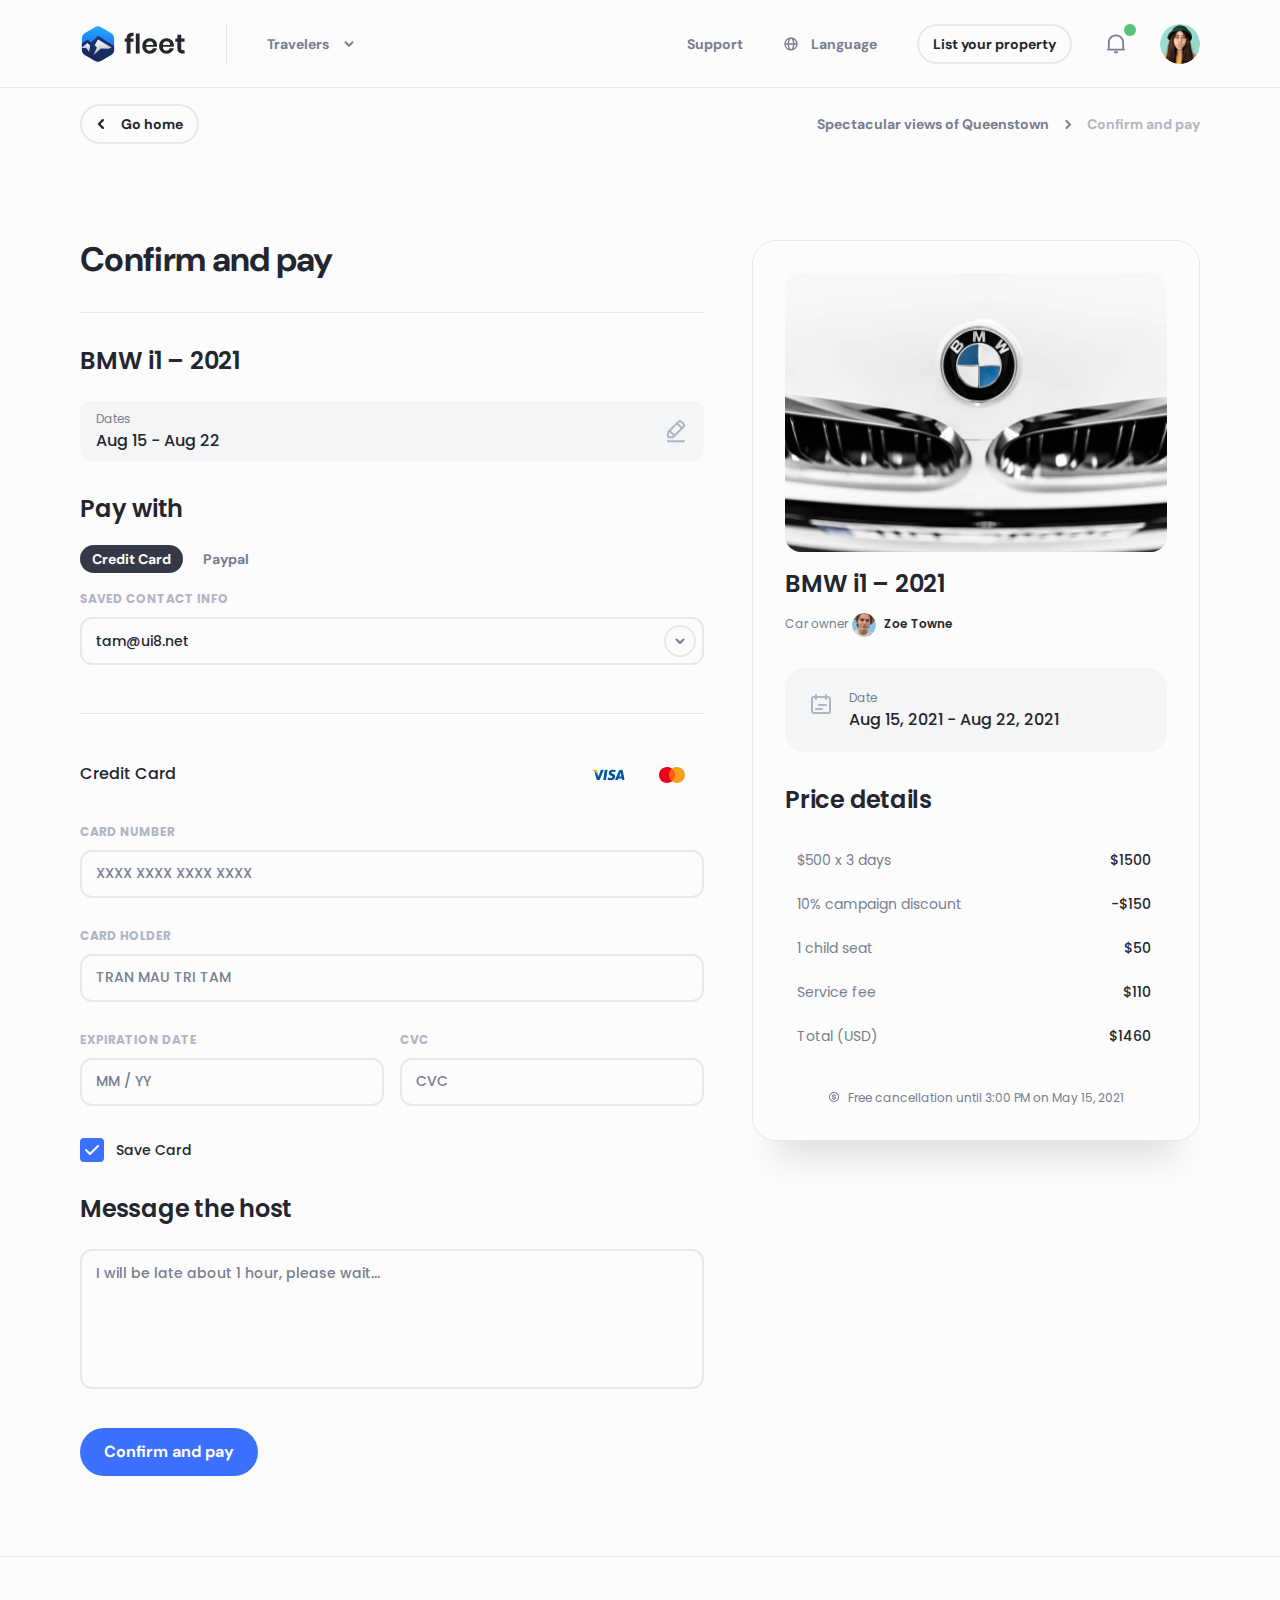
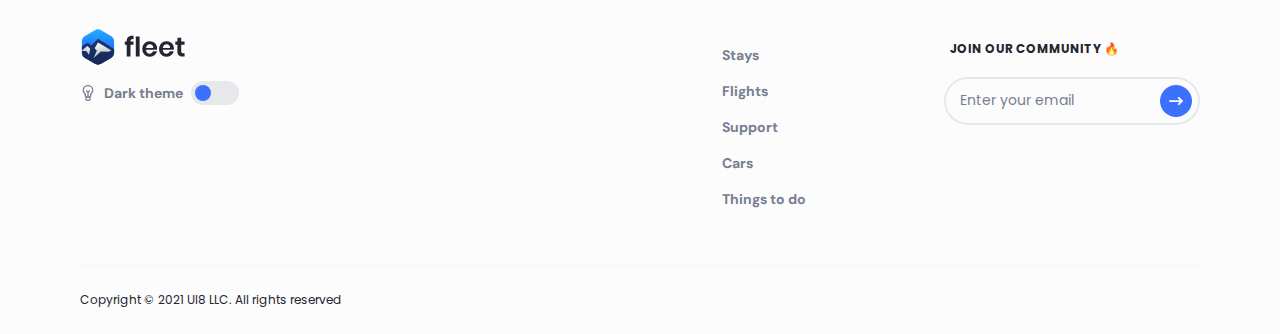
<file: cars-checkout.html>
<!DOCTYPE html>
<html lang="en">
  <head>
    <meta charset="utf-8">
    <title>Fleet</title>
    <meta http-equiv="X-UA-Compatible" content="IE=Edge">
    <meta name="viewport" content="width=device-width, initial-scale=1, maximum-scale=1.0, user-scalable=no">
    <meta name="format-detection" content="telephone=no">
    <link rel="apple-touch-icon" sizes="180x180" href="img/apple-touch-icon.png">
    <link rel="icon" type="image/png" sizes="32x32" href="img/favicon-32x32.png">
    <link rel="icon" type="image/png" sizes="16x16" href="img/favicon-16x16.png">
    <link rel="manifest" href="img/site.webmanifest">
    <link rel="mask-icon" href="img/safari-pinned-tab.svg" color="#5bbad5">
    <meta name="msapplication-TileColor" content="#da532c">
    <meta name="theme-color" content="#ffffff">
    <meta name="description" content="Epic Travel Shopping Design Kit">
    <meta name="twitter:card" content="summary">
    <meta name="twitter:site" content="@ui8">
    <meta name="twitter:title" content="Fleet – Travel Shopping UI Kit">
    <meta name="twitter:description" content="Epic Travel Shopping Design Kit">
    <meta name="twitter:creator" content="@ui8">
    <meta name="twitter:image" content="https://ui8-fleet-html.herokuapp.com/img/twitter-card.jpg">
    <meta property="og:title" content="Fleet – Travel Shopping UI Kit">
    <meta property="og:type" content="Article">
    <meta property="og:url" content="https://ui8.net/ui8/products/fleet--travel-shopping-ui-design-kit">
    <meta property="og:image" content="https://ui8-fleet-html.herokuapp.com/img/fb-og-image.jpg">
    <meta property="og:description" content="Epic Travel Shopping Design Kit">
    <meta property="og:site_name" content="Fleet – Travel Shopping UI Kit">
    <meta property="fb:admins" content="132951670226590">
    <link rel="preconnect" href="https://fonts.gstatic.com">
    <link href="https://fonts.googleapis.com/css2?family=DM+Sans:wght@700&amp;family=Poppins:wght@400;500;600;700&amp;display=swap" rel="stylesheet">
    <link rel="stylesheet" media="all" href="css/app.min.css">
    <script>
      var viewportmeta = document.querySelector('meta[name="viewport"]');
      if (viewportmeta) {
        if (screen.width < 375) {
          var newScale = screen.width / 375;
          viewportmeta.content = 'width=375, minimum-scale=' + newScale + ', maximum-scale=1.0, user-scalable=no, initial-scale=' + newScale + '';
        } else {
          viewportmeta.content = 'width=device-width, maximum-scale=1.0, initial-scale=1.0';
        }
      }
    </script>
  </head>
  <body>
    <script>
      console.log(localStorage.getItem('darkMode'));
      if (localStorage.getItem('darkMode') === "on") {
        document.body.classList.add("dark");
        document.addEventListener("DOMContentLoaded", function() {
          document.querySelector('.js-theme input').checked = true;
        });
      }
    </script>
    <!-- outer-->
    <div class="outer">
      <!-- header-->
      <header class="header js-header header_border">
        <div class="header__center center"><a class="header__logo" href="index.html"><img class="some-icon" src="img/logo-dark.svg" alt="Fleet"><img class="some-icon-dark" src="img/logo-light.svg" alt="Fleet"></a>
          <div class="header__wrapper js-header-wrapper">
            <div class="header__item header__item_dropdown js-header-item">
              <button class="header__head js-header-head">Travelers
                <svg class="icon icon-arrow-down">
                  <use xlink:href="#icon-arrow-down"></use>
                </svg>
              </button>
              <div class="header__body js-header-body">
                <div class="header__menu"><a class="header__link" href="index.html">
                    <svg class="icon icon-comment">
                      <use xlink:href="#icon-comment"></use>
                    </svg>Stays</a><a class="header__link" href="flights.html">
                    <svg class="icon icon-email">
                      <use xlink:href="#icon-email"></use>
                    </svg>Flights</a><a class="header__link" href="things-to-do.html">
                    <svg class="icon icon-home">
                      <use xlink:href="#icon-home"></use>
                    </svg>Things to do</a><a class="header__link active" href="cars.html">
                    <svg class="icon icon-email">
                      <use xlink:href="#icon-email"></use>
                    </svg>Cars</a></div>
              </div>
            </div><a class="header__item" href="support.html">Support</a>
            <div class="header__item header__item_language js-header-item">
              <button class="header__head js-header-head">
                <svg class="icon icon-globe">
                  <use xlink:href="#icon-globe"></use>
                </svg>Language
              </button>
              <div class="header__body js-header-body">
                <div class="header__list"><a class="header__box active" href="#">
                    <div class="header__category">English</div>
                    <div class="header__country">United States</div></a><a class="header__box" href="#">
                    <div class="header__category">Vietnamese</div>
                    <div class="header__country">Vietnamese</div></a><a class="header__box" href="#">
                    <div class="header__category">Français</div>
                    <div class="header__country">Belgique</div></a><a class="header__box" href="#">
                    <div class="header__category">Français</div>
                    <div class="header__country">Canada</div></a></div>
              </div>
            </div><a class="button button-stroke button-small header__button" href="list-your-property.html">List your property</a>
          </div>
          <div class="header__item header__item_notification js-header-item">
            <button class="header__head js-header-head active">
              <svg class="icon icon-notification">
                <use xlink:href="#icon-notification"></use>
              </svg>
            </button>
            <div class="header__body js-header-body">
              <div class="header__title">Notification</div>
              <div class="header__notifications"><a class="header__notification" href="message-center.html">
                  <div class="header__avatar"><img src="img/content/avatar-1.jpg" alt="Avatar"></div>
                  <div class="header__details">
                    <div class="header__subtitle">Kohaku Tora</div>
                    <div class="header__content">just sent you a message</div>
                    <div class="header__date">1 minute ago</div>
                    <div class="header__status" style="background-color: #3B71FE;"></div>
                  </div></a><a class="header__notification" href="message-center.html">
                  <div class="header__avatar"><img src="img/content/avatar-1.jpg" alt="Avatar"></div>
                  <div class="header__details">
                    <div class="header__subtitle">Kohaku Tora</div>
                    <div class="header__content">just sent you a message</div>
                    <div class="header__date">3 hours ago</div>
                    <div class="header__status" style="background-color: #3B71FE;"></div>
                  </div></a></div>
            </div>
          </div><a class="header__login js-popup-open" href="#popup-login" data-effect="mfp-zoom-in">
            <svg class="icon icon-user">
              <use xlink:href="#icon-user"></use>
            </svg></a>
          <div class="header__item header__item_user js-header-item">
            <button class="header__head js-header-head"><img src="img/content/avatar-2.jpg" alt="Avatar"></button>
            <div class="header__body js-header-body">
              <div class="header__group">
                <div class="header__menu"><a class="header__link" href="message-center.html">
                    <svg class="icon icon-comment">
                      <use xlink:href="#icon-comment"></use>
                    </svg>Messages</a><a class="header__link" href="bookings-list.html">
                    <svg class="icon icon-home">
                      <use xlink:href="#icon-home"></use>
                    </svg>Bookings</a><a class="header__link" href="wishlists.html">
                    <svg class="icon icon-email">
                      <use xlink:href="#icon-email"></use>
                    </svg>Wishlists</a></div>
                <div class="header__menu"><a class="header__link" href="list-your-property.html">
                    <svg class="icon icon-building">
                      <use xlink:href="#icon-building"></use>
                    </svg>List your property</a><a class="header__link" href="host-an-experience.html">
                    <svg class="icon icon-flag">
                      <use xlink:href="#icon-flag"></use>
                    </svg>Host an experience</a></div>
              </div>
              <div class="header__btns"><a class="button button-small header__button" href="account-setting.html">Account</a>
                <button class="button-stroke button-small header__button">Log out</button>
              </div>
            </div>
          </div>
          <button class="header__burger js-header-burger"></button>
        </div>
      </header>
      <!-- outer content-->
      <div class="outer__inner">
        <div class="section-mb80 checkout checkout_cars">
          <div class="checkout__center center">
            <div class="control"><a class="button-stroke button-small control__button" href="stays-product.html">
                <svg class="icon icon-arrow-left">
                  <use xlink:href="#icon-arrow-left"></use>
                </svg><span>Go home</span></a>
              <ul class="breadcrumbs">
                <li class="breadcrumbs__item"><a class="breadcrumbs__link" href="stays-product.html">Spectacular views of Queenstown</a></li>
                <li class="breadcrumbs__item">Confirm and pay</li>
              </ul>
            </div>
            <div class="checkout__wrapper">
              <div class="checkout__inner js-tabs">
                <h2 class="checkout__title h2">Confirm and pay</h2>
                <div class="checkout__list">
                  <div class="checkout__section">
                    <div class="checkout__box">
                      <div class="checkout__category">BMW i1 – 2021</div>
                      <div class="checkout__data">
                        <div class="checkout__el">
                          <div class="checkout__datepicker">
                            <div class="checkout__label">Dates</div>
                            <input class="checkout__input js-date-single" data-format="MMM DD" data-single="false" data-container=".checkout__datepicker" type="text" readonly value="Aug 15 - Aug 22">
                            <div class="checkout__controls">
                              <button class="checkout__edit js-date-open">
                                <svg class="icon icon-edit">
                                  <use xlink:href="#icon-edit"></use>
                                </svg>
                              </button>
                              <button class="checkout__edit js-date-close">
                                <svg class="icon icon-edit">
                                  <use xlink:href="#icon-edit"></use>
                                </svg>
                              </button>
                            </div>
                          </div>
                        </div>
                      </div>
                    </div>
                    <div class="checkout__box">
                      <div class="checkout__top">
                        <div class="checkout__category">Pay with</div>
                        <div class="nav"><a class="nav__link js-tabs-link" href="#">Credit Card</a><a class="nav__link js-tabs-link" href="#">Paypal</a></div>
                      </div>
                      <div class="field">
                        <div class="field__label">saved contact info</div>
                        <div class="field__wrap">
                          <select class="select">
                            <option>tam@ui8.net</option>
                            <option>vova@ui8.net</option>
                            <option>john@ui8.net</option>
                          </select>
                        </div>
                      </div>
                    </div>
                  </div>
                  <div class="checkout__section">
                    <form class="checkout__item js-tabs-item">
                      <div class="checkout__line">
                        <div class="checkout__subtitle">Credit Card</div>
                        <div class="checkout__cards">
                          <div class="checkout__card"><img src="img/content/visa.svg" alt="Visa"></div>
                          <div class="checkout__card"><img src="img/content/master-card.svg" alt="Master Card"></div>
                        </div>
                      </div>
                      <div class="checkout__fieldset">
                        <div class="field">
                          <div class="field__label">card number</div>
                          <div class="field__wrap">
                            <input class="field__input" type="tel" name="card" placeholder="XXXX XXXX XXXX XXXX" required>
                          </div>
                        </div>
                        <div class="field">
                          <div class="field__label">card holder</div>
                          <div class="field__wrap">
                            <input class="field__input" type="text" name="holder" placeholder="TRAN MAU TRI TAM" required>
                          </div>
                        </div>
                        <div class="checkout__row">
                          <div class="field">
                            <div class="field__label">EXPIRATION DATE</div>
                            <div class="field__wrap">
                              <input class="field__input" type="tel" name="date" placeholder="MM / YY" required>
                            </div>
                          </div>
                          <div class="field">
                            <div class="field__label">CVC</div>
                            <div class="field__wrap">
                              <input class="field__input" type="tel" name="cvc" placeholder="CVC" required>
                            </div>
                          </div>
                        </div>
                      </div>
                      <label class="checkbox">
                        <input class="checkbox__input" type="checkbox" checked="checked"/><span class="checkbox__inner"><span class="checkbox__tick"></span><span class="checkbox__text">Save Card</span></span>
                      </label>
                      <div class="checkout__message">
                        <div class="checkout__category">Message the host</div>
                        <div class="field">
                          <div class="field__wrap">
                            <textarea class="field__textarea" name="message" placeholder="I will be late about 1 hour, please wait..." required></textarea>
                          </div>
                        </div>
                      </div><a class="button checkout__button" href="stays-checkout-complete.html">Confirm and pay</a>
                    </form>
                    <form class="checkout__item js-tabs-item">
                      <div class="checkout__line">
                        <div class="checkout__subtitle">PayPal</div>
                        <div class="checkout__logo"><img src="img/content/paypal.svg" alt="PayPal"></div>
                      </div>
                      <div class="checkout__fieldset">
                        <div class="field">
                          <div class="field__label">email or phone number</div>
                          <div class="field__wrap">
                            <input class="field__input" type="text" name="login" required>
                          </div>
                        </div>
                        <div class="field">
                          <div class="field__label">Password</div>
                          <div class="field__wrap">
                            <input class="field__input" type="password" name="password" required>
                          </div>
                        </div>
                      </div>
                      <div class="checkout__control"><a class="button checkout__button" href="stays-checkout-complete.html">Confirm and pay</a>
                        <div class="checkout__verified"><img src="img/content/paypal-verified.png" alt="PayPal"></div>
                      </div>
                      <label class="checkbox">
                        <input class="checkbox__input" type="checkbox" checked="checked"/><span class="checkbox__inner"><span class="checkbox__tick"></span><span class="checkbox__text">Save Paypal Account</span></span>
                      </label>
                    </form>
                  </div>
                </div>
              </div>
              <div class="price">
                <div class="price__top">
                  <div class="price__photo"><img src="img/content/bmw.jpg" alt="Price"></div>
                  <div class="price__title">BMW i1 – 2021</div>
                  <div class="price__author">
                    <div class="price__text">Car owner</div>
                    <div class="price__avatar"><img src="img/content/avatar.jpg" alt="Avatar"></div>
                    <div class="price__man">Zoe Towne</div>
                  </div>
                </div>
                <div class="price__description">
                  <div class="price__item">
                    <div class="price__icon">
                      <svg class="icon icon-calendar">
                        <use xlink:href="#icon-calendar"></use>
                      </svg>
                    </div>
                    <div class="price__box">
                      <div class="price__category">Date</div>
                      <div class="price__subtitle">Aug 15, 2021 - Aug 22, 2021</div>
                    </div>
                  </div>
                </div>
                <div class="price__body">
                  <div class="price__stage">Price details</div>
                  <div class="price__table">
                    <div class="price__row">
                      <div class="price__cell">$500 x 3 days</div>
                      <div class="price__cell">$1500</div>
                    </div>
                    <div class="price__row">
                      <div class="price__cell">10% campaign discount</div>
                      <div class="price__cell">-$150</div>
                    </div>
                    <div class="price__row">
                      <div class="price__cell">1 child seat</div>
                      <div class="price__cell">$50</div>
                    </div>
                    <div class="price__row">
                      <div class="price__cell">Service fee</div>
                      <div class="price__cell">$110</div>
                    </div>
                    <div class="price__row">
                      <div class="price__cell">Total (USD)</div>
                      <div class="price__cell">$1460</div>
                    </div>
                  </div>
                </div>
                <div class="price__note">
                  <svg class="icon icon-coin">
                    <use xlink:href="#icon-coin"></use>
                  </svg>Free cancellation until 3:00 PM on May 15, 2021
                </div>
              </div>
            </div>
          </div>
        </div>
      </div>
      <!-- footer-->
      <footer class="footer">
        <div class="footer__center center">
          <div class="footer__row">
            <div class="footer__col"><a class="footer__logo" href="index.html"><img class="some-icon" src="img/logo-dark.svg" alt="Fleet"><img class="some-icon-dark" src="img/logo-light.svg" alt="Fleet"></a>
              <div class="footer__theme">
                <svg class="icon icon-bulb">
                  <use xlink:href="#icon-bulb"></use>
                </svg>Dark theme
                <label class="theme js-theme">
                  <input class="theme__input" type="checkbox"/><span class="theme__inner"><span class="theme__box"></span></span>
                </label>
              </div>
            </div>
            <div class="footer__col">
              <div class="footer__menu"><a class="footer__link" href="index.html">Stays</a><a class="footer__link" href="flights.html">Flights</a><a class="footer__link" href="support.html">Support</a><a class="footer__link" href="cars.html">Cars</a><a class="footer__link" href="things-to-do.html">Things to do</a></div>
            </div>
            <div class="footer__col">
              <div class="footer__info">Join our community 🔥</div>
              <form class="subscription">
                <input class="subscription__input" type="email" name="email" placeholder="Enter your email" required="required"/>
                <button class="subscription__btn">
                  <svg class="icon icon-arrow-next">
                    <use xlink:href="#icon-arrow-next"></use>
                  </svg>
                </button>
              </form>
            </div>
          </div>
          <div class="footer__bottom">
            <div class="footer__copyright">Copyright © 2021 UI8 LLC. All rights reserved</div>
          </div>
        </div>
      </footer>
    </div>
    <div class="popup popup_login mfp-hide" id="popup-login">
      <div class="login">
        <div class="login__item">
          <div class="login__title h3">Sign up on Fleet</div>
          <div class="login__info">Use Your OpenID to Sign up</div>
          <div class="login__btns">
            <button class="button login__button">
              <svg class="icon icon-google">
                <use xlink:href="#icon-google"></use>
              </svg><span>Google</span>
            </button>
            <button class="button-black login__button">
              <svg class="icon icon-apple">
                <use xlink:href="#icon-apple"></use>
              </svg><span>Apple</span>
            </button>
          </div>
          <div class="login__note">Or continue with email</div>
          <div class="subscription">
            <input class="subscription__input" type="email" name="email" placeholder="Enter your email" required>
            <button class="subscription__btn">
              <svg class="icon icon-arrow-next">
                <use xlink:href="#icon-arrow-next"></use>
              </svg>
            </button>
          </div>
          <div class="login__foot">Already have an account? <a class="login__link" href="#">Login</a></div>
        </div>
        <div class="login__item">
          <div class="login__title h3">Sign in</div>
          <div class="login__form">
            <div class="field field_view">
              <div class="field__wrap">
                <input class="field__input" type="password" name="password" placeholder="Password" required>
                <button class="field__view">
                  <svg class="icon icon-eye">
                    <use xlink:href="#icon-eye"></use>
                  </svg>
                </button>
              </div>
            </div>
            <button class="button login__button">Login</button>
          </div>
          <div class="login__foot"><a class="login__password" href="#">Forgot password?</a></div>
        </div>
        <div class="login__item">
          <div class="login__title h3">Let’s confirm it’s really you</div>
          <div class="login__info">Help us secure your account. Please complete the verifications below</div>
          <div class="login__form">
            <div class="login__variants">
              <label class="radio">
                <input class="radio__input" type="radio" name="login" checked="checked"/><span class="radio__inner"><span class="radio__tick"></span><span class="radio__text">Get the code by text message (SM) at +1 234 567 890</span></span>
              </label>
              <label class="radio">
                <input class="radio__input" type="radio" name="login"/><span class="radio__inner"><span class="radio__tick"></span><span class="radio__text">Get the code by email at tranm••••••••••••@gm•••.com</span></span>
              </label>
            </div>
            <button class="button login__button">Continue</button>
          </div>
        </div>
        <div class="login__item">
          <div class="login__title h3">Enter your security code</div>
          <div class="login__info">We texted your code to +1 234 567 890</div>
          <div class="login__form">
            <div class="login__code">
              <div class="login__number">
                <input type="tel">
              </div>
              <div class="login__number">
                <input type="tel">
              </div>
              <div class="login__number">
                <input type="tel">
              </div>
              <div class="login__number">
                <input type="tel">
              </div>
            </div>
          </div>
        </div>
      </div>
    </div>
    <!-- scripts-->
    <script src="js/lib/jquery.min.js"></script>
    <script src="js/lib/slick.min.js"></script>
    <script src="js/lib/jquery.nice-select.min.js"></script>
    <script src="js/lib/share-buttons.js"></script>
    <script src="js/lib/jquery.fancybox.min.js"></script>
    <script src="js/lib/jquery.rateyo.min.js"></script>
    <script src="js/lib/nouislider.min.js"></script>
    <script src="js/lib/wNumb.js"></script>
    <script src="js/lib/jquery.magnific-popup.min.js"></script>
    <script src="js/lib/moment.min.js"></script>
    <script src="js/lib/jquery.daterangepicker.min.js"></script>
    <script src="js/lib/simpleParallax.min.js"></script>
    <script src="js/demo.js"></script>
    <script src="js/app.js"></script>
    <!-- svg sprite-->
    <div style="display: none"><svg width="0" height="0">
<symbol xmlns="http://www.w3.org/2000/svg" viewBox="0 0 16 16" id="icon-arrow-down">
<path d="M10.805 6.362c-.26-.26-.682-.26-.943 0L8 8.224 6.138 6.362c-.26-.26-.682-.26-.943 0s-.26.682 0 .943l2.333 2.333c.26.26.682.26.943 0l2.333-2.333c.26-.26.26-.682 0-.943z"></path>
</symbol>
<symbol xmlns="http://www.w3.org/2000/svg" viewBox="0 0 16 16" id="icon-arrow-bottom">
<path d="M15.039 3.961c-.653-.653-1.713-.653-2.366 0L8 8.634 3.327 3.961c-.653-.653-1.713-.653-2.366 0s-.653 1.713 0 2.366l5.856 5.856c.653.653 1.713.653 2.366 0l5.856-5.856c.653-.653.653-1.713 0-2.366z"></path>
</symbol>
<symbol xmlns="http://www.w3.org/2000/svg" viewBox="0 0 16 16" id="icon-arrow-left">
<path d="M12.207.521a1.78 1.78 0 0 1 0 2.514L7.242 8l4.965 4.965a1.78 1.78 0 0 1 0 2.514 1.78 1.78 0 0 1-2.514 0L3.471 9.257a1.78 1.78 0 0 1 0-2.514L9.693.521a1.78 1.78 0 0 1 2.514 0z"></path>
</symbol>
<symbol xmlns="http://www.w3.org/2000/svg" viewBox="0 0 16 16" id="icon-arrow-right">
<path d="M6.528 5.195c-.26.26-.26.682 0 .943L8.39 8 6.528 9.862c-.26.26-.26.682 0 .943s.682.26.943 0l2.333-2.333c.26-.26.26-.682 0-.943L7.471 5.195c-.26-.26-.682-.26-.943 0z"></path>
</symbol>
<symbol xmlns="http://www.w3.org/2000/svg" viewBox="0 0 16 16" id="icon-email">
<path d="M13.334 2a2 2 0 0 1 1.995 1.851l.005.149v8a2 2 0 0 1-1.851 1.995l-.149.005H2.667a2 2 0 0 1-1.995-1.851L.667 12V4a2 2 0 0 1 1.851-1.995L2.667 2h10.667zm0 1.333H2.667C2.299 3.333 2 3.632 2 4v8c0 .368.298.667.667.667h10.667c.368 0 .667-.298.667-.667V4c0-.368-.298-.667-.667-.667zm-.821 1.573c.236.283.198.703-.085.939L9.281 8.468a2 2 0 0 1-2.561 0L3.574 5.845c-.283-.236-.321-.656-.085-.939s.656-.321.939-.085l3.146 2.622c.247.206.606.206.854 0l3.146-2.622c.283-.236.703-.197.939.085z"></path>
</symbol>
<symbol xmlns="http://www.w3.org/2000/svg" viewBox="0 0 16 16" id="icon-comment">
<path d="M8 1.413c1.643 0 3.124.162 4.203.326 1.127.171 2.019.997 2.213 2.12a17.13 17.13 0 0 1 .25 2.887 17.13 17.13 0 0 1-.25 2.887c-.193 1.123-1.086 1.949-2.213 2.12a28.6 28.6 0 0 1-3.787.323l-4.077 2.409a.67.67 0 0 1-1.006-.574v-2.269c-.902-.3-1.584-1.045-1.75-2.009-.135-.783-.25-1.777-.25-2.887s.115-2.104.25-2.887c.193-1.123 1.086-1.949 2.213-2.12 1.08-.164 2.561-.326 4.203-.326zm0 1.333a27.01 27.01 0 0 0-4.003.311c-.596.091-1.01.506-1.099 1.028a15.8 15.8 0 0 0-.231 2.661 15.8 15.8 0 0 0 .231 2.661c.078.453.395.817.856.97l.913.303v2.063l3.375-1.994.353-.006a27.26 27.26 0 0 0 3.609-.308c.596-.091 1.01-.506 1.099-1.028.125-.724.231-1.641.231-2.661s-.106-1.937-.231-2.661c-.09-.522-.504-.938-1.099-1.028A27.01 27.01 0 0 0 8 2.746zm-.667 4.667c.368 0 .667.298.667.667s-.298.667-.667.667h0-2.667C4.298 8.746 4 8.448 4 8.08s.298-.667.667-.667h0zm4-2.667c.368 0 .667.298.667.667s-.298.667-.667.667h0-6.667C4.298 6.08 4 5.781 4 5.413s.298-.667.667-.667h0z"></path>
</symbol>
<symbol xmlns="http://www.w3.org/2000/svg" viewBox="0 0 16 16" id="icon-home">
<path d="M8.287 1.411c.09.02.177.053.278.102l.086.044.318.184.132.079 2.561 1.543 3.348 2.009c.316.189.418.599.229.915-.17.284-.519.396-.817.277l-.097-.048-.99-.594v6.751c-.001.619-.013.951-.145 1.211-.128.251-.332.455-.583.583-.233.119-.526.141-1.033.144H10v.001H6v-.001H4.428c-.508-.004-.8-.026-1.033-.144-.251-.128-.455-.332-.583-.583-.119-.233-.141-.526-.144-1.033l-.001-6.928-.99.594c-.316.189-.725.087-.915-.229-.17-.284-.105-.644.14-.852l.088-.063 3.344-2.006L6.899 1.82l.451-.263.084-.043c.101-.049.189-.082.279-.102.189-.042.385-.042.574 0zM8 2.721l-.006.003-2.973 1.784L4 5.123l.001 7.651.008.399.005.071.002.018.018.002a6.48 6.48 0 0 0 .469.013H6V10.61a2 2 0 0 1 3.995-.149l.005.149v2.666h1.498l.399-.008.071-.005.018-.002.002-.018c.011-.133.013-.311.014-.608V5.123l-1.025-.618-2.969-1.781L8 2.721zm0 7.223c-.368 0-.667.298-.667.667l-.001 2.666h1.333l.001-2.666c0-.368-.298-.667-.667-.667z"></path>
</symbol>
<symbol xmlns="http://www.w3.org/2000/svg" viewBox="0 0 16 16" id="icon-home-fill">
<path d="M13.333 12.534V5.978l.99.594c.316.189.725.087.915-.229s.087-.725-.229-.915L11.661 3.42 9.1 1.877h0l-.45-.263-.086-.044c-.101-.049-.188-.082-.278-.102-.189-.042-.385-.042-.574 0-.09.02-.178.053-.279.102l-.084.043-.451.263h0L4.334 3.422.99 5.429c-.316.189-.418.599-.229.915s.599.418.915.229l.99-.594v6.556c0 .747 0 1.12.145 1.405.128.251.332.455.583.583.285.145.659.145 1.405.145h1.2v-4a2 2 0 0 1 4 0v4h1.2c.747 0 1.12 0 1.405-.145.251-.128.455-.332.583-.583.145-.285.145-.659.145-1.405z"></path>
</symbol>
<symbol xmlns="http://www.w3.org/2000/svg" viewBox="0 0 16 16" id="icon-globe">
<path d="M8 1.334a6.67 6.67 0 0 1 6.631 5.971l.003.029.033.667a6.67 6.67 0 0 1-13.3.667l-.033-.667c0-.225.011-.447.033-.667h0a6.67 6.67 0 0 1 6.634-6zm1.982 7.334H6.018c.077 1.396.391 2.599.817 3.451.532 1.065 1.021 1.216 1.164 1.216s.632-.151 1.164-1.216c.426-.852.74-2.055.817-3.451zm-5.299 0H2.708c.228 1.831 1.385 3.374 2.983 4.142-.556-1.068-.927-2.52-1.008-4.142zm8.609 0h-1.975c-.081 1.622-.452 3.074-1.009 4.142a5.34 5.34 0 0 0 2.984-4.143zm-7.6-5.476l-.143.071c-1.525.79-2.62 2.295-2.841 4.071h1.975c.08-1.623.452-3.074 1.008-4.143zM8 2.667c-.143 0-.632.151-1.164 1.216-.426.852-.74 2.055-.817 3.452h3.964c-.077-1.396-.391-2.6-.817-3.452-.501-1.002-.963-1.195-1.136-1.214L8 2.667h0zm2.308.524l.049.095c.53 1.059.882 2.473.96 4.048h1.975a5.34 5.34 0 0 0-2.984-4.143z"></path>
</symbol>
<symbol xmlns="http://www.w3.org/2000/svg" viewBox="0 0 16 16" id="icon-bell">
<path d="M8.833 12.861c.368 0 .679.313.516.643-.072.146-.169.281-.289.398-.281.276-.663.431-1.061.431s-.779-.155-1.061-.431a1.47 1.47 0 0 1-.289-.398c-.163-.33.148-.643.516-.643h1.667zM8 1.667c2.982 0 5.4 2.382 5.4 5.321v4.106h.011a.59.59 0 0 1 .589.589.59.59 0 0 1-.589.589H2.589A.59.59 0 0 1 2 11.683a.59.59 0 0 1 .589-.589H2.6V6.988c0-2.939 2.418-5.321 5.4-5.321zm0 1.178c-2.32 0-4.2 1.855-4.2 4.142v4.106h8.4V6.988c0-2.288-1.88-4.142-4.2-4.142z"></path>
</symbol>
<symbol xmlns="http://www.w3.org/2000/svg" viewBox="0 0 16 16" id="icon-flag">
<path d="M3.22 0c.368 0 .667.298.667.667v.666h7.768c1.097 0 1.707 1.239 1.089 2.103l-.077.098L10.553 6l2.113 2.466c.714.833.17 2.103-.888 2.196l-.124.005-7.768-.001v4.667c0 .368-.298.667-.667.667s-.667-.298-.667-.667V.667c0-.368.298-.667.667-.667zm8.434 2.667H3.886v6.667h7.768L8.797 6l2.857-3.333z"></path>
</symbol>
<symbol xmlns="http://www.w3.org/2000/svg" viewBox="0 0 16 16" id="icon-building">
<path d="M7.333 1.333a2 2 0 0 1 2 2v3.333h3.333a2 2 0 0 1 1.995 1.851l.005.149v4a2 2 0 0 1-1.851 1.995l-.149.005H3.333a2 2 0 0 1-2-2V3.333a2 2 0 0 1 2-2h4zm0 1.333h-4c-.335 0-.612.247-.659.568l-.007.099v9.333c0 .335.247.612.568.659l.099.007H4v-.667c0-.335.247-.612.568-.659L4.666 12H6c.335 0 .612.247.659.568l.007.099v.667H8v-10c0-.368-.298-.667-.667-.667zM12.666 8H9.333v5.333h3.333c.368 0 .667-.298.667-.667v-4c0-.368-.298-.667-.667-.667zm-1.333 3.333c.368 0 .667.298.667.667s-.298.667-.667.667-.667-.298-.667-.667.298-.667.667-.667zm0-2c.368 0 .667.298.667.667s-.298.667-.667.667-.667-.298-.667-.667.298-.667.667-.667zM6 9.333c.368 0 .667.298.667.667s-.298.667-.667.667h0-1.333C4.298 10.666 4 10.368 4 10s.298-.667.667-.667h0zm0-2.667c.368 0 .667.298.667.667S6.368 8 6 8H4.666C4.298 8 4 7.701 4 7.333s.298-.667.667-.667H6zM6 4c.368 0 .667.298.667.667s-.298.667-.667.667H4.666c-.368 0-.667-.298-.667-.667S4.298 4 4.666 4H6z"></path>
</symbol>
<symbol xmlns="http://www.w3.org/2000/svg" viewBox="0 0 16 16" id="icon-arrow-next">
<path d="M10.39 3.765c.464-.375 1.187-.349 1.615.057l3.692 3.5a.91.91 0 0 1 0 1.357l-3.692 3.5c-.428.406-1.151.431-1.615.057s-.493-1.007-.065-1.413L12.247 9H1.143C.512 9 0 8.552 0 8s.512-1 1.143-1h11.104l-1.922-1.822c-.428-.406-.399-1.038.065-1.413z"></path>
</symbol>
<symbol xmlns="http://www.w3.org/2000/svg" viewBox="0 0 16 16" id="icon-arrow-prev">
<path d="M5.61 12.235c-.464.375-1.187.349-1.615-.057l-3.692-3.5a.91.91 0 0 1 0-1.357l3.692-3.5c.428-.406 1.151-.431 1.615-.057s.493 1.007.065 1.413L3.753 7h11.104C15.488 7 16 7.448 16 8s-.512 1-1.143 1H3.753l1.922 1.822c.428.406.399 1.038-.065 1.413z"></path>
</symbol>
<symbol xmlns="http://www.w3.org/2000/svg" viewBox="0 0 16 16" id="icon-notification">
<path d="M8.833 12.861c.368 0 .679.313.516.643-.072.146-.169.281-.289.398-.281.276-.663.431-1.061.431s-.779-.155-1.061-.431a1.47 1.47 0 0 1-.289-.398c-.163-.33.148-.643.516-.643h1.667zM8 1.667c2.982 0 5.4 2.382 5.4 5.321v4.106h.011a.59.59 0 0 1 .589.589.59.59 0 0 1-.589.589H2.589A.59.59 0 0 1 2 11.683a.59.59 0 0 1 .589-.589H2.6V6.988c0-2.939 2.418-5.321 5.4-5.321zm0 1.178c-2.32 0-4.2 1.855-4.2 4.142v4.106h8.4V6.988c0-2.288-1.88-4.142-4.2-4.142z"></path>
</symbol>
<symbol xmlns="http://www.w3.org/2000/svg" viewBox="0 0 16 16" id="icon-bulb">
<path d="M7.999 0c2.946 0 5.333 2.388 5.333 5.333 0 1.684-.781 3.186-2 4.164v1.17c0 .591-.256 1.122-.663 1.488L10.668 14a2 2 0 0 1-2 2H7.335a2 2 0 0 1-2-2v-1.841c-.41-.366-.668-.899-.668-1.492v-1.17c-1.219-.977-2-2.479-2-4.164C2.666 2.388 5.054 0 7.999 0zm1.335 12.667l-2.667-.001V14c0 .368.298.667.667.667h1.333c.368 0 .667-.298.667-.667v-1.333h0zM7.999 1.333a4 4 0 0 0-4 4A3.99 3.99 0 0 0 5.5 8.457l.499.4v1.81c0 .368.298.667.667.667h.668V7.609L6.196 6.471c-.26-.26-.26-.682 0-.943s.682-.26.943 0h0L8 6.39l.862-.862c.26-.26.682-.26.943 0s.26.682 0 .943h0L8.667 7.609v3.724h.666c.368 0 .667-.298.667-.667v-1.81l.499-.4a3.99 3.99 0 0 0 1.501-3.123 4 4 0 0 0-4-4z"></path>
</symbol>
<symbol xmlns="http://www.w3.org/2000/svg" viewBox="0 0 16 16" id="icon-coin">
<path d="M8 1.334a6.67 6.67 0 0 1 6.667 6.667A6.67 6.67 0 0 1 8 14.667a6.67 6.67 0 0 1-6.667-6.667A6.67 6.67 0 0 1 8 1.334zm0 1.333c-2.946 0-5.333 2.388-5.333 5.333S5.054 13.334 8 13.334s5.333-2.388 5.333-5.333S10.945 2.667 8 2.667zm0 1.333c.368 0 .667.298.667.667a2 2 0 0 1 2 2c0 .368-.298.667-.667.667s-.667-.298-.667-.667-.298-.667-.667-.667H7.162c-.274 0-.496.222-.496.496 0 .213.137.403.339.47l2.411.804a1.83 1.83 0 0 1-.578 3.564h-.171c0 .368-.298.667-.667.667s-.667-.298-.667-.667a2 2 0 0 1-2-2c0-.368.298-.667.667-.667s.667.298.667.667.298.667.667.667h1.504c.274 0 .496-.222.496-.496 0-.213-.136-.403-.339-.47l-2.411-.804a1.83 1.83 0 0 1 .578-3.564h.171c0-.368.298-.667.667-.667z"></path>
</symbol>
<symbol xmlns="http://www.w3.org/2000/svg" viewBox="0 0 16 16" id="icon-star">
<path d="M9.69 1.529l1.442 2.838 3.238.457c1.517.214 2.211 2.086 1.041 3.192l-2.326 2.198.547 3.098c.28 1.587-1.404 2.653-2.73 1.977L8 13.809l-2.903 1.481c-1.328.678-3.011-.391-2.731-1.976l.547-3.098L.588 8.017C-.582 6.91.114 5.038 1.628 4.824l3.239-.457L6.31 1.529c.697-1.371 2.683-1.372 3.38 0z"></path>
</symbol>
<symbol xmlns="http://www.w3.org/2000/svg" viewBox="0 0 16 16" id="icon-play">
<path d="M1.509 2.463c0-1.71 1.876-2.755 3.33-1.855l8.945 5.538c1.378.853 1.378 2.857 0 3.711l-8.945 5.538c-1.454.899-3.33-.147-3.33-1.856V2.463z"></path>
</symbol>
<symbol xmlns="http://www.w3.org/2000/svg" viewBox="0 0 16 16" id="icon-modem">
<path d="M11.333 1.333c.368 0 .667.298.667.667h0v5.333h.667a2 2 0 0 1 1.995 1.851l.005.149V12a2 2 0 0 1-1.851 1.995l-.149.005-.007.099c-.048.321-.325.568-.659.568-.368 0-.667-.298-.667-.667h0-6.667c0 .368-.298.667-.667.667s-.667-.298-.667-.667h0a2 2 0 0 1-1.995-1.851L1.334 12V9.333a2 2 0 0 1 1.851-1.995l.149-.005H4V4.666C4 4.298 4.299 4 4.667 4s.667.298.667.667h0v2.667h5.333V2c0-.368.298-.667.667-.667zm1.334 7.333H3.334c-.368 0-.667.298-.667.667V12c0 .368.298.667.667.667h9.333c.368 0 .667-.298.667-.667V9.333c0-.368-.298-.667-.667-.667zM4.667 10c.368 0 .667.298.667.667s-.298.667-.667.667S4 11.035 4 10.666 4.299 10 4.667 10zm6.667 0c.368 0 .667.298.667.667s-.298.667-.667.667h0-4c-.368 0-.667-.298-.667-.667S6.965 10 7.333 10h0z"></path>
</symbol>
<symbol xmlns="http://www.w3.org/2000/svg" viewBox="0 0 16 16" id="icon-burger">
<path d="M10.001 2a4.67 4.67 0 0 1 4.667 4.667 1.99 1.99 0 0 1-.257.982c.555.355.923.977.923 1.685a2 2 0 0 1-.923 1.685c.164.289.257.624.257.981a2 2 0 0 1-2 2H3.334a2 2 0 0 1-2-2 1.99 1.99 0 0 1 .257-.981c-.556-.354-.925-.977-.925-1.686a2 2 0 0 1 .925-1.687c-.163-.289-.257-.624-.257-.98A4.67 4.67 0 0 1 6.001 2h4zm2.667 9.333H3.334c-.368 0-.667.299-.667.667 0 .335.247.612.568.659l.099.007h9.333c.368 0 .667-.299.667-.667s-.299-.667-.667-.667zm.665-2.667H2.666c-.368 0-.667.298-.667.667s.298.667.667.667h10.667c.368 0 .667-.298.667-.667s-.298-.667-.667-.667zm-3.332-5.333h-4c-1.841 0-3.333 1.492-3.333 3.333 0 .335.247.612.568.659l.099.007h9.333c.368 0 .667-.298.667-.667 0-1.841-1.492-3.333-3.333-3.333zM5.333 4.667c.368 0 .667.298.667.667S5.701 6 5.333 6s-.667-.298-.667-.667.298-.667.667-.667zm2.667 0c.368 0 .667.298.667.667S8.368 6 7.999 6s-.667-.298-.667-.667.298-.667.667-.667zm2.667 0c.368 0 .667.298.667.667S11.034 6 10.666 6s-.667-.298-.667-.667.298-.667.667-.667z"></path>
</symbol>
<symbol xmlns="http://www.w3.org/2000/svg" viewBox="0 0 16 16" id="icon-check">
<path d="M15.665 2.668c.446.446.446 1.17 0 1.616l-9.143 9.143c-.446.446-1.17.446-1.616 0L.335 8.855c-.446-.446-.446-1.17 0-1.616s1.17-.446 1.616 0l3.763 3.763 8.335-8.335c.446-.446 1.17-.446 1.616 0z"></path>
</symbol>
<symbol xmlns="http://www.w3.org/2000/svg" viewBox="0 0 16 16" id="icon-share">
<path d="M10.702 6.063l1.279.098c.99.104 1.779.806 1.898 1.843.068.591.122 1.444.122 2.663l-.122 2.663c-.118 1.036-.906 1.739-1.896 1.843-.787.083-2.042.161-3.982.161s-3.195-.078-3.982-.161c-.99-.104-1.778-.807-1.896-1.843C2.054 12.739 2 11.886 2 10.667l.122-2.663c.119-1.037.908-1.739 1.897-1.843l1.279-.098c.368-.02.682.263.701.63s-.263.682-.63.701l-1.21.092c-.417.044-.671.3-.713.669-.06.529-.113 1.33-.113 2.511l.113 2.511c.042.369.295.625.711.669C4.887 13.924 6.093 14 8 14l3.842-.154c.416-.044.669-.299.711-.669.06-.529.113-1.33.113-2.511l-.113-2.511c-.042-.369-.296-.625-.713-.669l-1.21-.092c-.368-.02-.65-.334-.63-.701s.334-.65.701-.63zM8.471.862l2.333 2.333c.26.26.26.682 0 .943s-.682.26-.943 0L8.667 2.943v6.391c0 .368-.298.667-.667.667s-.667-.298-.667-.667V2.943L6.138 4.138c-.26.26-.682.26-.943 0s-.26-.682 0-.943L7.529.862c.26-.26.682-.26.943 0z"></path>
</symbol>
<symbol xmlns="http://www.w3.org/2000/svg" viewBox="0 0 16 16" id="icon-more">
<path d="M3.333 6.667A1.34 1.34 0 0 1 4.667 8a1.34 1.34 0 0 1-1.333 1.333A1.34 1.34 0 0 1 2 8a1.34 1.34 0 0 1 1.333-1.333zm9.333 0A1.34 1.34 0 0 1 14 8a1.34 1.34 0 0 1-1.333 1.333A1.34 1.34 0 0 1 11.333 8a1.34 1.34 0 0 1 1.333-1.333zM8 6.667A1.34 1.34 0 0 1 9.333 8 1.34 1.34 0 0 1 8 9.334 1.34 1.34 0 0 1 6.667 8 1.34 1.34 0 0 1 8 6.667zM3.333 6.667A1.34 1.34 0 0 1 4.667 8a1.34 1.34 0 0 1-1.333 1.333A1.34 1.34 0 0 1 2 8a1.34 1.34 0 0 1 1.333-1.333zm9.333 0A1.34 1.34 0 0 1 14 8a1.34 1.34 0 0 1-1.333 1.333A1.34 1.34 0 0 1 11.333 8a1.34 1.34 0 0 1 1.333-1.333zM8 6.667A1.34 1.34 0 0 1 9.333 8 1.34 1.34 0 0 1 8 9.334 1.34 1.34 0 0 1 6.667 8 1.34 1.34 0 0 1 8 6.667z"></path>
</symbol>
<symbol xmlns="http://www.w3.org/2000/svg" viewBox="0 0 16 16" id="icon-heart">
<path d="M11 2.112c2.393 0 4.333 1.94 4.333 4.333 0 4.245-4.647 6.59-6.542 7.37-.511.21-1.071.21-1.582 0-1.896-.78-6.543-3.124-6.543-7.37 0-2.393 1.94-4.333 4.333-4.333a4.32 4.32 0 0 1 3 1.206 4.32 4.32 0 0 1 3-1.206zm0 1.333c-.807 0-1.537.317-2.077.835l-.462.443c-.258.248-.665.248-.923 0l-.462-.443c-.54-.518-1.27-.835-2.077-.835a3 3 0 0 0-3 3c0 1.588.86 2.9 2.101 3.978s2.728 1.794 3.615 2.159a.73.73 0 0 0 .567 0c.888-.365 2.373-1.08 3.615-2.159S14 8.034 14 6.445a3 3 0 0 0-3-3z"></path>
</symbol>
<symbol xmlns="http://www.w3.org/2000/svg" viewBox="0 0 16 16" id="icon-heart-fill">
<path d="M8 3.339a4.32 4.32 0 0 0-3-1.206c-2.393 0-4.333 1.94-4.333 4.333 0 4.246 4.647 6.59 6.543 7.37.511.21 1.071.21 1.582 0 1.896-.78 6.543-3.124 6.543-7.37 0-2.393-1.94-4.333-4.333-4.333a4.32 4.32 0 0 0-3 1.206z"></path>
</symbol>
<symbol xmlns="http://www.w3.org/2000/svg" viewBox="0 0 16 16" id="icon-close">
<path d="M3.528 3.528c.26-.26.682-.26.943 0L8 7.057l3.529-3.529c.26-.26.682-.26.943 0s.26.682 0 .943L8.942 8l3.529 3.529c.26.26.26.682 0 .943s-.682.26-.943 0L8 8.942l-3.529 3.529c-.26.26-.682.26-.943 0s-.26-.682 0-.943L7.057 8 3.528 4.471c-.26-.26-.26-.682 0-.943z"></path>
</symbol>
<symbol xmlns="http://www.w3.org/2000/svg" viewBox="0 0 16 16" id="icon-location">
<path d="M14.349 3.832L10.4 13.31c-.772 1.854-3.489 1.54-3.819-.44l-.493-2.956-2.956-.493c-1.981-.33-2.294-3.047-.44-3.819l9.478-3.949a1.67 1.67 0 0 1 2.18 2.179zm-1.667-.949L3.204 6.833a.67.67 0 0 0 .147 1.273l2.956.493c.562.094 1.002.534 1.096 1.096l.493 2.956a.67.67 0 0 0 1.273.147l3.949-9.478c.114-.275-.161-.55-.436-.436z"></path>
</symbol>
<symbol xmlns="http://www.w3.org/2000/svg" viewBox="0 0 16 16" id="icon-image">
<path d="M8.001 1.334a28.06 28.06 0 0 1 3.639.246c1.464.193 2.588 1.317 2.782 2.782.133 1.007.246 2.266.246 3.639a28.05 28.05 0 0 1-.246 3.639c-.193 1.464-1.317 2.588-2.782 2.782-1.007.133-2.266.246-3.639.246s-2.632-.113-3.639-.246c-1.465-.193-2.588-1.317-2.782-2.782a28.06 28.06 0 0 1-.246-3.639 28.06 28.06 0 0 1 .246-3.639c.193-1.465 1.317-2.588 2.782-2.782a28.06 28.06 0 0 1 3.639-.246zm0 1.333c-1.301 0-2.501.107-3.464.235-.867.114-1.52.768-1.635 1.635-.127.963-.235 2.163-.235 3.464 0 1.055.071 2.043.165 2.892l1.086-1.087a2 2 0 0 1 2.828 0l.114.114c.26.26.682.26.943 0l1.448-1.448a2 2 0 0 1 2.828 0l1.196 1.196-.168 1.718-1.971-1.971c-.26-.26-.682-.26-.943 0l-1.448 1.448a2 2 0 0 1-2.828 0l-.114-.114c-.26-.26-.682-.26-.943 0l-1.605 1.606a1.88 1.88 0 0 0 1.28.745c.963.127 2.163.235 3.464.235a26.72 26.72 0 0 0 3.464-.235c.867-.114 1.52-.768 1.635-1.635.127-.963.235-2.163.235-3.464s-.107-2.501-.235-3.464c-.114-.867-.768-1.52-1.635-1.635-.963-.127-2.163-.235-3.464-.235zm-2.001 2c.736 0 1.333.597 1.333 1.333s-.597 1.333-1.333 1.333-1.333-.597-1.333-1.333.597-1.333 1.333-1.333z"></path>
</symbol>
<symbol xmlns="http://www.w3.org/2000/svg" viewBox="0 0 16 16" id="icon-toilet-paper">
<path d="M11.333 1.333c.952 0 1.799.587 2.378 1.407.542.768.897 1.796.949 2.965l.006.295v6.667a2 2 0 0 1-1.851 1.995l-.149.005h-4a2 2 0 0 1-1.995-1.851l-.005-.149v-2h-2c-1.841 0-3.333-2.089-3.333-4.667s1.492-4.667 3.333-4.667h6.667zm0 1.333H6.999c.29.398.528.869.699 1.392l.027.084.035.117.033.118.039.156.02.085.024.116.077.478.012.114.015.164.006.088.007.126.001.038.001.024L8 6v3.333h0c.368 0 .667.298.667.667s-.298.667-.667.667v2c0 .335.247.612.568.659l.099.007h4c.335 0 .612-.247.659-.568l.007-.099v-2c-.368 0-.667-.298-.667-.667s.298-.667.667-.667h0V6c0-1.043-.299-1.906-.711-2.491-.421-.597-.908-.843-1.289-.843zm-.667 6.667c.368 0 .667.298.667.667s-.298.667-.667.667S10 10.368 10 10s.298-.667.667-.667zm-6-6.667c-.378 0-.846.212-1.272.808S2.666 4.957 2.666 6s.304 1.931.728 2.525.894.808 1.272.808.846-.212 1.272-.808.728-1.482.728-2.525a4.96 4.96 0 0 0-.202-1.42c-.126-.418-.304-.779-.51-1.07-.383-.542-.819-.795-1.182-.837l-.107-.006h0zm0 2c.368 0 .667.597.667 1.333s-.298 1.333-.667 1.333S4 6.736 4 6s.298-1.333.667-1.333z"></path>
</symbol>
<symbol xmlns="http://www.w3.org/2000/svg" viewBox="0 0 16 16" id="icon-credit-card">
<path d="M15.334 12a2 2 0 0 1-1.851 1.995l-.149.005H2.667a2 2 0 0 1-1.995-1.851L.667 12V4a2 2 0 0 1 1.851-1.995L2.667 2h10.667a2 2 0 0 1 1.995 1.851l.005.149v8zM14 6.666H2V12c0 .368.298.667.667.667h10.667c.368 0 .667-.298.667-.667V6.666zM4.334 9.333a1 1 0 1 1 0 2 1 1 0 1 1 0-2zm3.333 0a1 1 0 1 1 0 2 1 1 0 1 1 0-2zm5.667-6H2.667C2.299 3.333 2 3.632 2 4v1.333h12V4c0-.368-.298-.667-.667-.667z"></path>
</symbol>
<symbol xmlns="http://www.w3.org/2000/svg" viewBox="0 0 16 16" id="icon-medical-case">
<path d="M9.333 1.333a2 2 0 0 1 2 2V4H12c1.416 0 2.574 1.104 2.661 2.498l.005.169V12c0 1.416-1.104 2.574-2.498 2.661l-.169.005H4c-1.416 0-2.574-1.104-2.661-2.498L1.333 12V6.666c0-1.416 1.104-2.574 2.498-2.661L4 4h.667 0v-.667a2 2 0 0 1 2-2h2.667zm2.667 4H4c-.736 0-1.333.597-1.333 1.333V12c0 .736.597 1.333 1.333 1.333h8c.736 0 1.333-.597 1.333-1.333V6.666c0-.736-.597-1.333-1.333-1.333zM8 6.666c.368 0 .667.298.667.667h0v1.333H10c.368 0 .667.298.667.667S10.368 10 10 10h0-1.333v1.333c0 .368-.298.667-.667.667s-.667-.298-.667-.667h0V10H6c-.368 0-.667-.298-.667-.667s.298-.667.667-.667h0 1.333V7.333c0-.368.298-.667.667-.667zm1.333-4H6.666c-.368 0-.667.298-.667.667V4h4 0v-.667c0-.368-.298-.667-.667-.667z"></path>
</symbol>
<symbol xmlns="http://www.w3.org/2000/svg" viewBox="0 0 16 16" id="icon-monitor">
<path d="M12 1.333c1.416 0 2.574 1.104 2.661 2.498l.005.169v5.333c0 1.416-1.104 2.574-2.498 2.661L12 12h-2v1.333h.667c.368 0 .667.298.667.667s-.298.667-.667.667H5.333c-.368 0-.667-.298-.667-.667s.298-.667.667-.667H6V12H4c-1.416 0-2.574-1.104-2.661-2.498l-.005-.169V4c0-1.416 1.104-2.574 2.498-2.661L4 1.333h8zM8.666 12H7.333v1.333h1.333V12zM12 2.666H4c-.736 0-1.333.597-1.333 1.333v5.333c0 .736.597 1.333 1.333 1.333h8c.736 0 1.333-.597 1.333-1.333V4c0-.736-.597-1.333-1.333-1.333zm-6 4c.368 0 .667.298.667.667S6.368 8 6 8h0-1.333C4.298 8 4 7.701 4 7.333s.298-.667.667-.667h0zM9.333 4c.368 0 .667.298.667.667s-.298.667-.667.667h0-4.667c-.368 0-.667-.298-.667-.667S4.298 4 4.666 4h0z"></path>
</symbol>
<symbol xmlns="http://www.w3.org/2000/svg" viewBox="0 0 16 16" id="icon-calendar">
<path d="M11.333 1.333c.335 0 .612.247.659.568L12 2l-.001.666h.667a2 2 0 0 1 1.995 1.851l.005.149v8a2 2 0 0 1-1.851 1.995l-.149.005H3.333a2 2 0 0 1-1.995-1.851l-.005-.149v-8a2 2 0 0 1 1.851-1.995l.149-.005h.666L4 2c0-.368.298-.667.667-.667.335 0 .612.247.659.568L5.333 2l-.001.666h5.334V2c0-.368.298-.667.667-.667zM12.666 4l-.667-.001.001.667c0 .368-.298.667-.667.667-.335 0-.612-.247-.659-.568l-.007-.099v-.667H5.332l.001.667c0 .368-.298.667-.667.667-.335 0-.612-.247-.659-.568L4 4.666l-.001-.667L3.333 4c-.368 0-.667.298-.667.667v8c0 .368.298.667.667.667h9.333c.368 0 .667-.298.667-.667v-8c0-.368-.298-.667-.667-.667zm-4 6.667c.368 0 .667.298.667.667 0 .335-.247.612-.568.659L8.666 12h-4C4.298 12 4 11.701 4 11.333c0-.335.247-.612.568-.659l.099-.007h4zM11.333 8c.368 0 .667.298.667.667 0 .335-.247.612-.568.659l-.099.007H6.666c-.368 0-.667-.298-.667-.667 0-.335.247-.612.568-.659L6.666 8h4.667z"></path>
</symbol>
<symbol xmlns="http://www.w3.org/2000/svg" viewBox="0 0 16 16" id="icon-user">
<path d="M8 .668a4 4 0 0 1 4 4c0 1.296-.617 2.449-1.573 3.18 2.104.93 3.573 3.037 3.573 5.487v1.333c0 .368-.298.667-.667.667s-.667-.298-.667-.667v-1.333a4.67 4.67 0 0 0-4.645-4.667H8h0l-.021-.001-.193.006a4.67 4.67 0 0 0-4.453 4.662v1.333c0 .368-.298.667-.667.667S2 15.036 2 14.668v-1.333c0-2.45 1.468-4.557 3.573-5.489C4.617 7.117 4 5.964 4 4.668a4 4 0 0 1 4-4zm0 1.333c-1.473 0-2.667 1.194-2.667 2.667S6.527 7.335 8 7.335s2.667-1.194 2.667-2.667S9.473 2.001 8 2.001z"></path>
</symbol>
<symbol xmlns="http://www.w3.org/2000/svg" viewBox="0 0 16 16" id="icon-plus">
<path d="M8.667 4.667C8.667 4.298 8.368 4 8 4s-.667.298-.667.667v2.667H4.667C4.298 7.333 4 7.632 4 8s.298.667.667.667h2.667v2.667c0 .368.298.667.667.667s.667-.298.667-.667V8.667h2.667c.368 0 .667-.298.667-.667s-.298-.667-.667-.667H8.667V4.667z"></path>
</symbol>
<symbol xmlns="http://www.w3.org/2000/svg" viewBox="0 0 16 16" id="icon-minus">
<path d="M4 8c0-.368.298-.667.667-.667h6.667c.368 0 .667.298.667.667s-.298.667-.667.667H4.667C4.298 8.666 4 8.368 4 8z"></path>
</symbol>
<symbol xmlns="http://www.w3.org/2000/svg" viewBox="0 0 16 16" id="icon-bag">
<path d="M8.5 1.334c1.613 0 2.958 1.145 3.266 2.666h.562a2.67 2.67 0 0 1 2.666 2.633l-.005.2-.333 5.333a2.67 2.67 0 0 1-2.494 2.495l-.168.005h-6.99c-1.352 0-2.479-1.008-2.645-2.333l-.016-.167-.333-5.333a2.67 2.67 0 0 1 2.462-2.825l.2-.008h.562C5.542 2.479 6.887 1.334 8.5 1.334zm3.828 3.999h-.496l.001.667a.67.67 0 0 1-.667.667c-.368 0-.666-.299-.666-.667l-.001-.667h-4L6.5 6c0 .368-.298.667-.667.667S5.167 6.368 5.167 6l-.001-.667h-.494c-.769 0-1.379.649-1.331 1.417l.333 5.333c.044.703.627 1.25 1.331 1.25h6.99c.704 0 1.287-.547 1.331-1.25l.333-5.333c.048-.768-.562-1.417-1.331-1.417zM8.5 2.667A2 2 0 0 0 6.614 4h3.772A2 2 0 0 0 8.5 2.667z"></path>
</symbol>
<symbol xmlns="http://www.w3.org/2000/svg" viewBox="0 0 16 16" id="icon-star-outline">
<path d="M6.339 2.517c.616-1.475 2.706-1.475 3.322 0h0l1.017 2.437 2.639.211c1.598.128 2.245 2.123 1.025 3.164h0l-2.006 1.711.613 2.56c.373 1.556-1.319 2.789-2.686 1.957h0L8 13.179l-2.264 1.377c-1.367.832-3.059-.401-2.686-1.957h0l.613-2.56-2.006-1.711C.438 7.288 1.084 5.292 2.682 5.165h0l2.639-.211zm1.23.514L6.348 5.956c-.067.161-.219.271-.393.285l-3.166.253a.47.47 0 0 0-.266.82l2.41 2.056c.133.114.192.293.151.464l-.737 3.076a.47.47 0 0 0 .696.507l2.714-1.651c.149-.091.336-.091.485 0l2.714 1.651a.47.47 0 0 0 .696-.507l-.737-3.076c-.041-.171.017-.35.151-.464l2.41-2.056a.47.47 0 0 0-.266-.82l-3.166-.253c-.174-.014-.326-.124-.393-.285L8.43 3.031a.47.47 0 0 0-.861 0z"></path>
</symbol>
<symbol xmlns="http://www.w3.org/2000/svg" viewBox="0 0 16 16" id="icon-instagram">
<path d="M10.666 1.333a4 4 0 0 1 3.995 3.8l.005.2v5.333a4 4 0 0 1-3.8 3.995l-.2.005H5.333a4 4 0 0 1-3.995-3.8l-.005-.2V5.333a4 4 0 0 1 3.8-3.995l.2-.005h5.333zm0 1.333H5.333c-1.473 0-2.667 1.194-2.667 2.667v5.333c0 1.473 1.194 2.667 2.667 2.667h5.333c1.473 0 2.667-1.194 2.667-2.667V5.333c0-1.473-1.194-2.667-2.667-2.667zm-2.666 2c1.841 0 3.333 1.492 3.333 3.333s-1.492 3.333-3.333 3.333S4.667 9.841 4.667 8 6.16 4.667 8.001 4.667zm0 1.333a2 2 0 1 0 0 4 2 2 0 1 0 0-4zm3.333-2c.368 0 .667.298.667.667s-.298.667-.667.667-.667-.298-.667-.667.298-.667.667-.667z"></path>
</symbol>
<symbol xmlns="http://www.w3.org/2000/svg" viewBox="0 0 16 16" id="icon-facebook">
<path d="M8 1.333A6.67 6.67 0 0 1 14.666 8 6.67 6.67 0 0 1 8 14.666 6.67 6.67 0 0 1 1.333 8 6.67 6.67 0 0 1 8 1.333zm0 1.333C5.054 2.666 2.666 5.054 2.666 8c0 2.485 1.699 4.573 3.999 5.165V9.333H6c-.368 0-.667-.298-.667-.667S5.631 8 6 8h0 .667V6.667a2 2 0 0 1 2-2h0 .667c.368 0 .667.298.667.667S9.701 6 9.333 6h0-.667C8.298 6 8 6.298 8 6.667h0V8h1.333c.368 0 .667.298.667.667s-.298.667-.667.667h0H8v4h0c2.946 0 5.333-2.388 5.333-5.333S10.945 2.666 8 2.666z"></path>
</symbol>
<symbol xmlns="http://www.w3.org/2000/svg" viewBox="0 0 16 16" id="icon-twitter">
<path d="M10.334 2c.508 0 1.057.117 1.511.265.233.076.505.181.768.32h0l.993-.198c1.142-.228 2.048.957 1.527 1.999h0l-.751 1.503C14.893 10.281 11.23 14 6.667 14c-2.945 0-4.709-1.094-5.681-2.456-.679-.952.032-2.208 1.135-2.211l.151-.001a6.57 6.57 0 0 1-.754-1.324c-.578-1.36-.755-3.042-.111-4.462.457-1.007 1.757-1.065 2.371-.29.366.462 1.015.989 1.817 1.404.354.183.715.333 1.069.445.038-.249.096-.508.185-.766.191-.561.54-1.171 1.159-1.635C8.633 2.234 9.421 2 10.334 2zm0 1.333c-2.723 0-2.425 2.747-2.347 3.254.006.042-.025.08-.067.079-1.939-.034-4.167-1.294-5.187-2.581-.031-.039-.091-.033-.112.012-.892 1.968.364 5.117 2.575 5.86.054.018.065.09.016.119-.948.555-2.386.588-3.087.59-.053 0-.084.059-.054.103.689.965 2.02 1.898 4.596 1.898 3.992 0 6.988-3.32 6.337-6.978-.002-.014 0-.029.006-.042h0l.929-1.858c.025-.05-.018-.106-.073-.095h0l-1.498.3a.07.07 0 0 1-.061-.017c-.356-.325-1.324-.642-1.974-.642z"></path>
</symbol>
<symbol xmlns="http://www.w3.org/2000/svg" viewBox="0 0 16 16" id="icon-pinterest">
<path d="M8 1.333A6.67 6.67 0 0 1 14.666 8 6.67 6.67 0 0 1 8 14.666 6.67 6.67 0 0 1 1.333 8 6.67 6.67 0 0 1 8 1.333zm0 1.333C5.054 2.666 2.666 5.054 2.666 8c0 2.151 1.274 4.005 3.109 4.849l.702-2.524.88-3.17c.099-.355.466-.562.821-.464s.562.466.464.821l-.702 2.526c.834.177 1.419.026 1.811-.233.495-.327.813-.914.893-1.61s-.091-1.428-.481-1.969c-.375-.522-.969-.892-1.831-.892-1.281 0-2.043.554-2.415 1.236-.387.71-.4 1.645.011 2.466.165.329.031.73-.298.894s-.73.031-.894-.298c-.589-1.179-.602-2.577.011-3.701C5.376 4.779 6.614 4 8.333 4c1.305 0 2.295.588 2.913 1.446.604.839.836 1.909.723 2.9s-.585 1.977-1.483 2.57c-.766.506-1.752.668-2.903.407l-.535 1.925c.309.056.627.085.951.085 2.946 0 5.333-2.388 5.333-5.333S10.945 2.666 8 2.666z"></path>
</symbol>
<symbol xmlns="http://www.w3.org/2000/svg" viewBox="0 0 16 16" id="icon-smile">
<path d="M8 1.333A6.67 6.67 0 0 1 14.666 8 6.67 6.67 0 0 1 8 14.666 6.67 6.67 0 0 1 1.333 8 6.67 6.67 0 0 1 8 1.333zm0 1.333C5.054 2.666 2.666 5.054 2.666 8S5.054 13.333 8 13.333 13.333 10.945 13.333 8 10.945 2.666 8 2.666zm2.019 6.51c.087-.358.447-.578.805-.491s.578.447.491.805c-.175.724-.605 1.363-1.209 1.815S8.76 12 8 12s-1.503-.243-2.106-.695S4.86 10.214 4.685 9.49c-.087-.358.133-.718.491-.805s.718.133.805.491c.1.412.347.788.713 1.062A2.18 2.18 0 0 0 8 10.666a2.18 2.18 0 0 0 1.306-.428c.366-.274.613-.65.713-1.062zM6 5.333a1.27 1.27 0 0 1 .898.382 1.57 1.57 0 0 1 .425.832c.066.362-.175.709-.537.775s-.709-.175-.775-.537c-.003-.016-.007-.031-.011-.044-.004.013-.008.028-.011.044-.066.362-.413.603-.775.537s-.603-.413-.537-.775c.055-.306.196-.603.425-.832A1.27 1.27 0 0 1 6 5.333zm4 0a1.27 1.27 0 0 1 .898.382 1.57 1.57 0 0 1 .425.832c.066.362-.175.709-.537.775s-.709-.175-.775-.537c-.003-.016-.007-.031-.011-.044-.004.013-.008.028-.011.044-.066.362-.413.603-.775.537s-.603-.413-.537-.775a1.57 1.57 0 0 1 .425-.832A1.27 1.27 0 0 1 10 5.333z"></path>
</symbol>
<symbol xmlns="http://www.w3.org/2000/svg" viewBox="0 0 16 16" id="icon-smile-fill">
<path d="M8,0 C12.41824,0 16,3.58172 16,8 C16,12.418312 12.41824,16 8,16 C3.58172,16 0,12.418312 0,8 C0,3.58172 3.58172,0 8,0 Z M10.42264,9.411832 C10.30312,9.905912 10.006,10.357432 9.56736,10.686472 C9.12784,11.016072 8.57536,11.199992 8.00016,11.199992 C7.42496,11.199992 6.87248,11.016072 6.43304,10.686472 C5.994408,10.357432 5.697288,9.905912 5.577744,9.411832 C5.473832,8.982392 5.041472,8.718552 4.61204,8.822472 C4.1826,8.926392 3.918712,9.358712 4.022624,9.788152 C4.232952,10.657352 4.748832,11.423272 5.473032,11.966472 C6.1964,12.508952 7.0876,12.799992 8.00016,12.799992 C8.9128,12.799992 9.804,12.508952 10.52736,11.966472 C11.25152,11.423272 11.76744,10.657352 11.97776,9.788152 C12.08168,9.358712 11.81776,8.926392 11.38832,8.822472 C10.95888,8.718552 10.52656,8.982392 10.42264,9.411832 Z M5.599864,4.8 C5.178392,4.8 4.80044,4.980792 4.522392,5.25884 C4.247976,5.533248 4.079296,5.890288 4.01272,6.257152 C3.933824,6.691912 4.22228,7.108232 4.657008,7.187112 C5.091736,7.266072 5.508112,6.977592 5.587008,6.542872 C5.590512,6.523512 5.594928,6.506072 5.599864,6.490472 C5.604792,6.506072 5.609208,6.523512 5.61272,6.542872 C5.691616,6.977592 6.107984,7.266072 6.54272,7.187112 C6.97744,7.108232 7.26592,6.691912 7.18704,6.257152 C7.1204,5.890288 6.95176,5.533248 6.67736,5.25884 C6.399288,4.980792 6.021328,4.8 5.599864,4.8 Z M10.39984,4.8 C9.9784,4.8 9.6004,4.980792 9.3224,5.25884 C9.048,5.533248 8.87928,5.890288 8.81272,6.257152 C8.73384,6.691912 9.02232,7.108232 9.45704,7.187112 C9.89176,7.266072 10.30808,6.977592 10.38704,6.542872 C10.39048,6.523512 10.39496,6.506072 10.39984,6.490472 C10.4048,6.506072 10.4092,6.523512 10.41272,6.542872 C10.4916,6.977592 10.908,7.266072 11.34272,7.187112 C11.77744,7.108232 12.06592,6.691912 11.98704,6.257152 C11.9204,5.890288 11.75176,5.533248 11.47736,5.25884 C11.19928,4.980792 10.82136,4.8 10.39984,4.8 Z"></path>
</symbol>
<symbol xmlns="http://www.w3.org/2000/svg" viewBox="0 0 16 16" id="icon-edit">
<path d="M13.283 14c.368 0 .667.298.667.667s-.299.667-.667.667H2.617c-.368 0-.667-.298-.667-.667S2.248 14 2.617 14h10.667zM12.031 1.138l1.448 1.448a2 2 0 0 1 0 2.828l-6.862 6.862c-.25.25-.589.39-.943.39H3.283c-.736 0-1.333-.597-1.333-1.333V8.943c0-.354.14-.693.391-.943l6.862-6.862a2 2 0 0 1 2.828 0zM3.617 8.609l-.333.333v2.391h2.391L6.007 11l-2.391-2.39zm5-5L4.56 7.666l2.391 2.39L11.007 6 8.617 3.609zm1.529-1.529l-.586.586 2.39 2.391.586-.586c.26-.26.26-.682 0-.943l-1.448-1.448c-.26-.26-.682-.26-.943 0z"></path>
</symbol>
<symbol xmlns="http://www.w3.org/2000/svg" viewBox="0 0 16 16" id="icon-hand-cart">
<path d="M13.51 2.881c.25-.271.672-.287.942-.038s.287.672.038.942h0l-1.588 1.721c-.121.131-.117.335.009.462h0l.894.894c.26.26.26.682 0 .943s-.682.26-.943 0h0l-.837-.837c-.134-.134-.352-.13-.481.01h0l-4.423 4.792a1.99 1.99 0 0 1 .212.898 2 2 0 1 1-4 0 1.99 1.99 0 0 1 .195-.862l-2-2c-.26-.26-.26-.682 0-.943s.682-.26.943 0l2 1.999a1.99 1.99 0 0 1 .862-.195c.294 0 .573.063.825.177zM5.333 12c-.368 0-.667.298-.667.667s.298.667.667.667.667-.298.667-.667S5.701 12 5.333 12zm2.748-9.919l1.172 1.172a2 2 0 0 1 0 2.828L6.747 8.586a2 2 0 0 1-2.828 0L2.747 7.414a2 2 0 0 1 0-2.828l2.505-2.505a2 2 0 0 1 2.828 0zm-1.886.943L3.69 5.528c-.26.26-.26.682 0 .943l1.172 1.172c.26.26.682.26.943 0l2.505-2.505c.26-.26.26-.682 0-.943L7.138 3.024c-.26-.26-.682-.26-.943 0z"></path>
</symbol>
<symbol xmlns="http://www.w3.org/2000/svg" viewBox="0 0 16 16" id="icon-wallet">
<path d="M12.667 2c1.416 0 2.574 1.104 2.661 2.498l.005.169v6.667c0 1.416-1.104 2.574-2.498 2.661l-.169.005H3.334C1.918 14 .759 12.896.672 11.502l-.005-.169V4.667c0-1.416 1.104-2.574 2.498-2.661L3.334 2h9.333zm0 1.333H3.334C2.597 3.333 2 3.93 2 4.667v6.667c0 .736.597 1.333 1.333 1.333h9.333c.736 0 1.333-.597 1.333-1.333h-2c-1.841 0-3.333-1.492-3.333-3.333S10.159 4.667 12 4.667h2c0-.736-.597-1.333-1.333-1.333zM14 6h-2a2 2 0 0 0 0 4h2V6zm-2 1.333c.368 0 .667.298.667.667s-.298.667-.667.667-.667-.298-.667-.667.298-.667.667-.667z"></path>
</symbol>
<symbol xmlns="http://www.w3.org/2000/svg" viewBox="0 0 16 16" id="icon-receipt">
<path d="M14 1.333c.368 0 .667.298.667.667s-.298.667-.667.667h-.667v11.461c0 .248-.261.409-.482.298l-1.886-.943c-.188-.094-.409-.094-.596 0l-1.474.737a2 2 0 0 1-1.789 0l-1.474-.737c-.188-.094-.409-.094-.596 0l-1.886.943c-.222.111-.482-.05-.482-.298L2.666 2.666H2c-.368 0-.667-.298-.667-.667s.298-.667.667-.667h12zm-2.333 1.333H4.333C4.149 2.666 4 2.816 4 3v9.019c0 .225.237.372.439.271a2 2 0 0 1 1.789 0l1.474.737c.188.094.409.094.596 0l1.474-.737a2 2 0 0 1 1.789 0c.202.101.439-.046.439-.271V3c0-.184-.149-.333-.333-.333zM7.333 9.333c.368 0 .667.298.667.667s-.298.667-.667.667H6c-.368 0-.667-.298-.667-.667s.298-.667.667-.667h1.333zm2.667 0c.368 0 .667.298.667.667s-.298.667-.667.667-.667-.298-.667-.667.298-.667.667-.667zM7.333 6.666c.368 0 .667.298.667.667S7.701 8 7.333 8H6c-.368 0-.667-.298-.667-.667s.298-.667.667-.667h1.333zm2.667 0c.368 0 .667.298.667.667S10.368 8 10 8s-.667-.298-.667-.667.298-.667.667-.667zM7.333 4c.368 0 .667.298.667.667s-.298.667-.667.667h0H6c-.368 0-.667-.298-.667-.667S5.631 4 6 4h0zM10 4c.368 0 .667.298.667.667s-.298.667-.667.667-.667-.298-.667-.667S9.631 4 10 4z"></path>
</symbol>
<symbol xmlns="http://www.w3.org/2000/svg" viewBox="0 0 16 16" id="icon-close-circle">
<path d="M8 1.334a6.67 6.67 0 0 1 6.667 6.667A6.67 6.67 0 0 1 8 14.667a6.67 6.67 0 0 1-6.667-6.667A6.67 6.67 0 0 1 8 1.334zm0 1.333c-2.946 0-5.333 2.388-5.333 5.333S5.054 13.334 8 13.334s5.333-2.388 5.333-5.333S10.945 2.667 8 2.667zm2.471 2.862c.26.26.26.682 0 .943L8.943 8.001l1.529 1.529c.26.26.26.682 0 .943s-.682.26-.943 0L8 8.943l-1.529 1.529c-.26.26-.682.26-.943 0s-.26-.682 0-.943l1.529-1.529-1.529-1.529c-.26-.26-.26-.682 0-.943s.682-.26.943 0L8 7.058l1.529-1.529c.26-.26.682-.26.943 0z"></path>
</symbol>
<symbol xmlns="http://www.w3.org/2000/svg" viewBox="0 0 16 16" id="icon-close-circle-fill">
<path d="M8 1.333A6.67 6.67 0 0 1 14.666 8 6.67 6.67 0 0 1 8 14.666 6.67 6.67 0 0 1 1.333 8 6.67 6.67 0 0 1 8 1.333zm1.529 4.195L8 7.057 6.471 5.528c-.26-.26-.682-.26-.943 0s-.26.682 0 .943L7.057 8 5.528 9.528c-.26.26-.26.682 0 .943s.682.26.943 0L8 8.942l1.529 1.529c.26.26.682.26.943 0s.26-.682 0-.943L8.942 8l1.529-1.529c.26-.26.26-.682 0-.943s-.682-.26-.943 0z"></path>
</symbol>
<symbol xmlns="http://www.w3.org/2000/svg" viewBox="0 0 16 16" id="icon-search">
<path d="M6.667 1.334c2.945 0 5.333 2.388 5.333 5.333a5.31 5.31 0 0 1-1.12 3.27l3.592 3.592c.26.26.26.682 0 .943s-.682.26-.943 0l-3.591-3.592a5.31 5.31 0 0 1-3.27 1.12c-2.946 0-5.333-2.388-5.333-5.333s2.388-5.333 5.333-5.333zm0 1.333a4 4 0 1 0 0 8 4 4 0 1 0 0-8z"></path>
</symbol>
<symbol xmlns="http://www.w3.org/2000/svg" viewBox="0 0 16 16" id="icon-plus-circle">
<path d="M8 1.333A6.67 6.67 0 0 1 14.666 8 6.67 6.67 0 0 1 8 14.666 6.67 6.67 0 0 1 1.333 8 6.67 6.67 0 0 1 8 1.333zm0 1.333C5.054 2.666 2.666 5.054 2.666 8S5.054 13.333 8 13.333 13.333 10.945 13.333 8 10.945 2.666 8 2.666zM8 4c.368 0 .667.298.667.667v2.667h2.667c.368 0 .667.298.667.667s-.298.667-.667.667H8.666v2.667c0 .368-.298.667-.667.667s-.667-.298-.667-.667V8.666H4.666C4.298 8.666 4 8.368 4 8s.298-.667.667-.667h2.667V4.666C7.333 4.298 7.631 4 8 4z"></path>
</symbol>
<symbol xmlns="http://www.w3.org/2000/svg" viewBox="0 0 16 16" id="icon-minus-circle">
<path d="M8 1.333A6.67 6.67 0 0 1 14.666 8 6.67 6.67 0 0 1 8 14.666 6.67 6.67 0 0 1 1.333 8 6.67 6.67 0 0 1 8 1.333zm0 1.333C5.054 2.666 2.666 5.054 2.666 8S5.054 13.333 8 13.333 13.333 10.945 13.333 8 10.945 2.666 8 2.666zm3.333 4.667c.368 0 .667.298.667.667s-.298.667-.667.667h0-6.667C4.298 8.666 4 8.368 4 8s.298-.667.667-.667h0z"></path>
</symbol>
<symbol xmlns="http://www.w3.org/2000/svg" viewBox="0 0 16 16" id="icon-upload-file">
<path d="M10.229.667c.707 0 1.386.281 1.886.781l1.105 1.105c.5.5.781 1.178.781 1.886v8.229c0 1.473-1.194 2.667-2.667 2.667H4.667C3.194 15.334 2 14.14 2 12.667V3.334C2 1.861 3.194.667 4.667.667h5.562zM9.333 2H4.667c-.693 0-1.263.529-1.327 1.205l-.006.128v9.333c0 .693.529 1.263 1.205 1.327l.128.006h6.667c.693 0 1.263-.529 1.327-1.205l.006-.128V5.334h-1.333a2 2 0 0 1-1.995-1.851l-.005-.149V2zM7.745 6.051c.242-.1.53-.052.727.145h0l2 2c.26.26.26.682 0 .943s-.682.26-.943 0h0l-.862-.862v3.057c0 .368-.298.667-.667.667s-.667-.298-.667-.667h0V8.276l-.862.862c-.26.26-.682.26-.943 0s-.26-.682 0-.943h0l2-2c.064-.064.138-.112.216-.145zm2.922-3.977v1.259c0 .368.298.667.667.667h1.259c-.065-.188-.173-.361-.317-.505l-1.105-1.105c-.144-.144-.317-.251-.505-.317z"></path>
</symbol>
<symbol xmlns="http://www.w3.org/2000/svg" viewBox="0 0 16 16" id="icon-pencil">
<path d="M12.885 2.219l.895.895c1.041 1.041 1.041 2.73 0 3.771l-6.565 6.565c-.359.359-.812.608-1.307.718l-2.174.483a2 2 0 0 1-2.386-2.386l.483-2.174c.11-.495.359-.948.718-1.307l6.565-6.565c1.041-1.041 2.73-1.041 3.771 0zM3.471 9.748c-.168.176-.286.395-.338.633l-.483 2.174c-.106.476.319.901.795.795l2.174-.483c.238-.053.457-.17.633-.338L3.471 9.748zm4.666-4.667L4.414 8.805l2.781 2.781 3.724-3.724-2.781-2.781zm3.805-1.919c-.521-.521-1.365-.521-1.886 0h0l-.976.976 2.781 2.781.976-.976c.521-.521.521-1.365 0-1.886h0z"></path>
</symbol>
<symbol xmlns="http://www.w3.org/2000/svg" viewBox="0 0 16 16" id="icon-route">
<path d="M10.334 1.335a3 3 0 0 1 3 3v4.333c0 .368-.298.667-.667.667s-.667-.298-.667-.667V4.335c0-.92-.746-1.667-1.667-1.667s-1.667.746-1.667 1.667v7.333a3 3 0 1 1-6 0v-5c0-.368.298-.667.667-.667s.667.298.667.667v5c0 .92.746 1.667 1.667 1.667s1.667-.746 1.667-1.667V4.335a3 3 0 0 1 3-3zm2.333 9.331a2 2 0 1 1 0 4 2 2 0 1 1 0-4zm0 1.333c-.368 0-.667.298-.667.667s.298.667.667.667.667-.298.667-.667-.298-.667-.667-.667zM3.91 1.653l1.173 2.01a.67.67 0 0 1-.576 1.003H2.162a.67.67 0 0 1-.576-1.003l1.173-2.01a.67.67 0 0 1 1.152 0z"></path>
</symbol>
<symbol xmlns="http://www.w3.org/2000/svg" viewBox="0 0 16 16" id="icon-tick">
<path d="M11.862 4.862c.26-.26.682-.26.943 0 .24.24.259.618.055.88l-.055.063-5.333 5.333c-.24.24-.618.259-.88.055l-.063-.055-2.667-2.667c-.26-.26-.26-.682 0-.943.24-.24.618-.259.88-.055l.063.055L7 9.723l4.862-4.861z"></path>
</symbol>
<symbol xmlns="http://www.w3.org/2000/svg" viewBox="0 0 16 16" id="icon-lock">
<path d="M7.999.668c1.841 0 3.333 1.492 3.333 3.333l-.001 2.113.023.003a2.92 2.92 0 0 1 2.571 2.703L14 10.667l-.074 1.847a2.92 2.92 0 0 1-2.747 2.719l-3.179.1a50.36 50.36 0 0 1-3.179-.1 2.92 2.92 0 0 1-2.747-2.719L2 10.667l.074-1.847a2.92 2.92 0 0 1 2.592-2.705V4.001C4.666 2.16 6.158.668 7.999.668zM8 7.333l-3.094.098c-.816.052-1.443.674-1.502 1.484l-.071 1.751.071 1.751c.059.81.686 1.432 1.502 1.484L8 14l3.094-.098c.816-.052 1.443-.674 1.502-1.484l.071-1.751-.071-1.751c-.059-.81-.686-1.432-1.502-1.484L8 7.333zm-.001 1.335c.736 0 1.333.597 1.333 1.333 0 .494-.268.924-.667 1.155h0v.845c0 .368-.298.667-.667.667s-.667-.299-.667-.667h0v-.845c-.399-.231-.667-.662-.667-1.155 0-.736.597-1.333 1.333-1.333zm0-6.667a2 2 0 0 0-2 2L5.998 6.04 8 6l2.001.04-.002-2.038a2 2 0 0 0-2-2z"></path>
</symbol>
<symbol xmlns="http://www.w3.org/2000/svg" viewBox="0 0 16 16" id="icon-marker">
<path d="M8 .667a6 6 0 0 1 6 6c0 3.661-3.217 6.786-4.94 8.197-.625.512-1.496.512-2.121 0C5.217 13.453 2 10.328 2 6.667a6 6 0 0 1 6-6zM8 2a4.67 4.67 0 0 0-4.667 4.667c0 1.442.638 2.867 1.572 4.163.927 1.286 2.066 2.337 2.879 3.003.133.109.298.109.431 0 .813-.665 1.952-1.716 2.879-3.003.934-1.296 1.572-2.721 1.572-4.163A4.67 4.67 0 0 0 8 2zm0 2c1.473 0 2.667 1.194 2.667 2.667S9.473 9.334 8 9.334 5.333 8.14 5.333 6.667 6.527 4 8 4zm0 1.333c-.736 0-1.333.597-1.333 1.333S7.264 8 8 8s1.333-.597 1.333-1.333S8.736 5.334 8 5.334z"></path>
</symbol>
<symbol xmlns="http://www.w3.org/2000/svg" viewBox="0 0 16 16" id="icon-car">
<path d="M11.039 2c.42 0 .829.132 1.169.377.292.21.521.495.663.823l.064.167.912 2.737c.44.185.761.599.812 1.093l.007.136v3.333a1.33 1.33 0 0 1-.693 1.162l.016.064h0l.01.066v1.375c0 .177-.07.346-.195.471-.1.1-.229.165-.366.187l-.105.008h-.667c-.177 0-.346-.07-.471-.195-.1-.1-.165-.229-.187-.366L12 13.333V12H4v1.333c0 .177-.07.346-.195.471-.1.1-.229.165-.366.187L3.333 14h-.667c-.177 0-.346-.07-.471-.195-.1-.1-.165-.229-.187-.366L2 13.333v-1.375c0-.046.017-.086.026-.13-.37-.205-.635-.576-.684-1.014l-.008-.148V7.333c0-.263.078-.519.224-.738.116-.175.272-.319.454-.422l.141-.069.912-2.737c.132-.398.387-.745.727-.99.292-.21.634-.337.99-.369L4.96 2h6.079zm2.294 5.333H2.666v3.333h10.668l-.001-3.333zm-9 .667a1 1 0 1 1 0 2 1 1 0 1 1 0-2zm7.333 0a1 1 0 1 1 0 2 1 1 0 1 1 0-2zm-.628-4.667H4.96c-.14 0-.276.044-.39.126-.085.061-.154.142-.202.234l-.041.096L3.591 6h8.817l-.737-2.211c-.091-.273-.345-.456-.633-.456z"></path>
</symbol>
<symbol xmlns="http://www.w3.org/2000/svg" viewBox="0 0 16 16" id="icon-circle-and-square">
<path d="M13.334 5.334c.736 0 1.333.597 1.333 1.333v6.667c0 .736-.597 1.333-1.333 1.333H6.667c-.736 0-1.333-.597-1.333-1.333v-.998a.35.35 0 0 1 .371-.343l.296.007a6 6 0 0 0 6-6l-.007-.296a.35.35 0 0 1 .343-.371h.998zm-7.333-4a4.67 4.67 0 0 1 4.667 4.667 4.67 4.67 0 0 1-4.667 4.667 4.67 4.67 0 0 1-4.667-4.667 4.67 4.67 0 0 1 4.667-4.667z"></path>
</symbol>
<symbol xmlns="http://www.w3.org/2000/svg" viewBox="0 0 16 16" id="icon-pen">
<path d="M14.11 9.444c.491.491.491 1.287 0 1.778l-2.889 2.889c-.491.491-1.287.491-1.778 0a.63.63 0 0 1 0-.889l3.778-3.778a.63.63 0 0 1 .889 0zM3.027 1.584l.067.001 5.43.776a4 4 0 0 1 3.059 2.268h0l1.22 2.615c.118.254.066.555-.133.753h0L7.997 12.67c-.198.198-.499.251-.753.133h0l-2.615-1.22a4 4 0 0 1-2.268-3.059h0l-.776-5.43c-.034-.237.243-.323.412-.153h0l3.912 3.912c.084.084.114.207.1.325-.006.051-.009.104-.009.157 0 .736.597 1.333 1.333 1.333s1.333-.597 1.333-1.333S8.07 6 7.333 6a1.35 1.35 0 0 0-.157.009.39.39 0 0 1-.325-.1h0L2.94 1.997c-.169-.169-.084-.446.153-.412z"></path>
</symbol>
<symbol xmlns="http://www.w3.org/2000/svg" viewBox="0 0 16 16" id="icon-lightning">
<path d="M2.764 8.943L9.002.307a.67.67 0 0 1 1.198.5L9.334 6h3.363a.67.67 0 0 1 .54 1.057L7 15.694a.67.67 0 0 1-1.198-.5L6.668 10H3.305a.67.67 0 0 1-.54-1.057z"></path>
</symbol>
<symbol xmlns="http://www.w3.org/2000/svg" viewBox="0 0 16 16" id="icon-stopwatch">
<path d="M7.333 3.334a6 6 0 1 1 0 12 6 6 0 1 1 0-12zm0 1.333a4.67 4.67 0 0 0-4.667 4.667A4.67 4.67 0 0 0 7.333 14 4.67 4.67 0 0 0 12 9.334a4.67 4.67 0 0 0-4.667-4.667zm0 1.333c.368 0 .667.298.667.667v2.667c0 .368-.298.667-.667.667s-.667-.298-.667-.667V6.667c0-.368.298-.667.667-.667zm4.862-3.138c.26-.26.682-.26.943 0h0l.667.667c.26.26.26.682 0 .943s-.682.26-.943 0h0l-.667-.667c-.26-.26-.26-.682 0-.943zM8.666.667c.368 0 .667.298.667.667S9.035 2 8.666 2h0H6c-.368 0-.667-.298-.667-.667S5.631.667 6 .667h0z"></path>
</symbol>
<symbol xmlns="http://www.w3.org/2000/svg" viewBox="0 0 16 16" id="icon-clock">
<path d="M8 1.334a6.67 6.67 0 0 1 6.667 6.667A6.67 6.67 0 0 1 8 14.667a6.67 6.67 0 0 1-6.667-6.667A6.67 6.67 0 0 1 8 1.334zm0 1.333c-2.946 0-5.333 2.388-5.333 5.333S5.054 13.334 8 13.334s5.333-2.388 5.333-5.333S10.945 2.667 8 2.667zM8 4c.368 0 .667.298.667.667v3.057l1.471 1.471c.26.26.26.682 0 .943s-.682.26-.943 0L7.528 8.471c-.125-.125-.195-.295-.195-.471V4.667C7.333 4.299 7.631 4 8 4z"></path>
</symbol>
<symbol xmlns="http://www.w3.org/2000/svg" viewBox="0 0 16 16" id="icon-candlesticks">
<path d="M8 4.667c.368 0 .667.298.667.667h0l.001 1.448a2 2 0 0 1 1.326 1.736l.005.149v2a2 2 0 0 1-1.332 1.886l-.001.781c0 .368-.298.667-.667.667s-.667-.298-.667-.667h0v-.781a2 2 0 0 1-1.327-1.737L6 10.667v-2a2 2 0 0 1 1.333-1.886V5.333c0-.368.298-.667.667-.667zM2.667 2c.368 0 .667.298.667.667h0v.781a2 2 0 0 1 1.327 1.737l.005.149v1.333a2 2 0 0 1-1.333 1.886V12c0 .368-.298.667-.667.667S2 12.368 2 12h0V8.553A2 2 0 0 1 .672 6.816l-.005-.149V5.333A2 2 0 0 1 2 3.447v-.781C2 2.298 2.299 2 2.667 2zm10.667 0c.368 0 .667.298.667.667h0v.781a2 2 0 0 1 1.327 1.737l.005.149v3.333a2 2 0 0 1-1.333 1.886V12c0 .368-.298.667-.667.667s-.667-.298-.667-.667h0v-1.447a2 2 0 0 1-1.327-1.737l-.005-.149V5.333a2 2 0 0 1 1.333-1.886v-.781c0-.368.298-.667.667-.667zM8 8c-.368 0-.667.298-.667.667v2c0 .368.298.667.667.667s.667-.298.667-.667v-2C8.667 8.298 8.369 8 8 8zm5.333-3.333c-.368 0-.667.298-.667.667v3.333c0 .368.298.667.667.667S14 9.035 14 8.667V5.333c0-.368-.298-.667-.667-.667zm-10.667 0c-.368 0-.667.298-.667.667v1.333c0 .368.298.667.667.667s.667-.298.667-.667V5.333c0-.368-.298-.667-.667-.667z"></path>
</symbol>
<symbol xmlns="http://www.w3.org/2000/svg" viewBox="0 0 16 16" id="icon-glass">
<path d="M11.16 0a2 2 0 0 1 2 2.015l-.007.151-1 12a2 2 0 0 1-1.838 1.828L10.16 16H5.84a2 2 0 0 1-1.974-1.68l-.019-.154-1-12A2 2 0 0 1 4.689.006L4.84 0h6.319zm0 1.333H4.84c-.39 0-.697.333-.664.722l1 12c.029.346.318.611.664.611h4.319c.347 0 .636-.266.664-.611l.616-7.398c-1.741-.057-2.714-.38-3.651-.692h0l-.011-.004c-.883-.294-1.733-.578-3.328-.623h0l-.111-1.336a11.38 11.38 0 0 1 3.873.698h0l.011.004c.883.294 1.734.578 3.329.623h-.001l.274-3.272c.032-.389-.274-.722-.664-.722zm-1.826 10c.368 0 .667.298.667.667s-.298.667-.667.667-.667-.298-.667-.667.298-.667.667-.667zM6.666 8c.368 0 .667.298.667.667s-.298.667-.667.667S6 9.035 6 8.667 6.298 8 6.666 8z"></path>
</symbol>
<symbol xmlns="http://www.w3.org/2000/svg" viewBox="0 0 16 16" id="icon-at">
<path d="M2.666 8c0-2.946 2.388-5.333 5.333-5.333S13.333 5.054 13.333 8c0 .163-.003.734-.174 1.248-.084.253-.195.445-.323.567-.112.107-.26.185-.503.185-.269 0-.399-.074-.487-.164-.111-.113-.229-.33-.321-.734-.188-.826-.192-2.067-.192-3.769 0-.368-.298-.667-.667-.667S10 4.965 10 5.333a3.32 3.32 0 0 0-2-.666C6.159 4.666 4.666 6.159 4.666 8S6.159 11.333 8 11.333c.996 0 1.89-.437 2.5-1.129a2.19 2.19 0 0 0 .393.564c.38.389.876.565 1.44.565.591 0 1.068-.214 1.424-.554.341-.326.543-.738.667-1.11.243-.728.243-1.482.243-1.663V8A6.67 6.67 0 0 0 8 1.333 6.67 6.67 0 0 0 1.333 8 6.67 6.67 0 0 0 8 14.666a6.64 6.64 0 0 0 2.963-.693c.33-.164.464-.564.3-.894s-.564-.464-.894-.3a5.31 5.31 0 0 1-2.37.554c-2.946 0-5.333-2.388-5.333-5.333zM10 8a2 2 0 1 1-4 0 2 2 0 1 1 4 0z"></path>
</symbol>
<symbol xmlns="http://www.w3.org/2000/svg" viewBox="0 0 16 16" id="icon-pizza-slice">
<path d="M9.667 2.376l.086.143 4.375 7.954c.715 1.299.422 2.889-.972 3.395-1.167.424-2.85.798-5.155.798s-3.988-.374-5.155-.798c-1.34-.487-1.663-1.975-1.05-3.244l.078-.151 4.375-7.954c.733-1.332 2.605-1.38 3.419-.143zm3.304 8.761l-.283.138C11.824 11.659 10.39 12 8 12s-3.824-.34-4.687-.724l-.283-.138c-.205.385-.232.752-.169 1.002.056.219.181.381.44.475 1.014.368 2.541.718 4.7.718s3.686-.349 4.7-.718c.259-.094.384-.256.44-.475.063-.25.036-.618-.169-1.002zM7.472 3.076l-.056.086-3.744 6.808.182.088c.637.283 1.869.609 4.146.609s3.509-.326 4.146-.609l.096-.045h0l.086-.043-3.744-6.807a.67.67 0 0 0-1.112-.086zM6.667 8c.368 0 .667.299.667.667s-.298.667-.667.667S6 9.034 6 8.666 6.298 8 6.667 8zm2.598-3.602l.644 1.171c-.246.17-.43.42-.518.709-.103.338-.067.704.1 1.016s.45.545.789.648c.3.091.621.073.908-.048l.644 1.171c-.603.293-1.296.348-1.939.153-.677-.205-1.244-.671-1.577-1.295s-.405-1.354-.199-2.031c.189-.623.599-1.153 1.149-1.493z"></path>
</symbol>
<symbol xmlns="http://www.w3.org/2000/svg" viewBox="0 0 16 16" id="icon-google">
<path d="M14.899 6.789H8.536v2.728h3.607c-.577 1.818-2.001 2.424-3.636 2.424a3.94 3.94 0 0 1-3.23-1.677A3.94 3.94 0 0 1 4.8 6.655a3.94 3.94 0 0 1 2.683-2.459 3.94 3.94 0 0 1 3.553.789l1.982-1.887c-.798-.735-1.764-1.264-2.812-1.542s-2.15-.295-3.207-.05-2.039.743-2.859 1.453-1.455 1.609-1.85 2.62-.536 2.103-.412 3.181.508 2.109 1.121 3.005 1.435 1.628 2.395 2.134 2.029.77 3.114.769c3.676 0 7-2.424 6.392-7.879z"></path>
</symbol>
<symbol xmlns="http://www.w3.org/2000/svg" viewBox="0 0 16 16" id="icon-apple">
<path d="M7.56 4.975c-.331-.148-.687-.308-1.282-.308C4.056 4.668 3.5 6.89 3.5 9.112s1.667 5 2.778 5c.651 0 1.111-.191 1.492-.349.27-.112.5-.207.73-.207s.46.095.73.207c.381.158.841.349 1.492.349.793 0 1.869-1.415 2.42-3.034.056-.163-.058-.331-.224-.376-.945-.255-1.641-1.119-1.641-2.145 0-.968.619-1.792 1.484-2.097.164-.058.265-.238.188-.393-.416-.839-1.112-1.399-2.227-1.399-.595 0-.952.16-1.282.308-.286.128-.553.248-.94.248s-.654-.12-.94-.248zm.94-1.002c0-1.151.933-2.083 2.083-2.083.077 0 .139.062.139.139 0 1.151-.933 2.083-2.083 2.083-.077 0-.139-.062-.139-.139z"></path>
</symbol>
<symbol xmlns="http://www.w3.org/2000/svg" viewBox="0 0 16 16" id="icon-eye">
<path d="M8 2.667c3.351 0 5.649 2.106 6.895 3.671.784.985.784 2.34 0 3.325-1.246 1.565-3.544 3.671-6.895 3.671S2.35 11.228 1.105 9.663c-.784-.985-.784-2.34 0-3.325C2.35 4.773 4.649 2.667 8 2.667zM8 4c-2.75 0-4.706 1.728-5.852 3.168a1.31 1.31 0 0 0 0 1.665C3.294 10.272 5.249 12 8 12s4.706-1.728 5.851-3.168a1.31 1.31 0 0 0 0-1.665C12.706 5.729 10.75 4 8 4zm0 1.333c1.473 0 2.667 1.194 2.667 2.667S9.473 10.667 8 10.667 5.333 9.473 5.333 8 6.527 5.334 8 5.334zm0 1.333l-.056.001A1 1 0 0 1 7 8a1 1 0 0 1-.332-.057L6.667 8c0 .736.597 1.333 1.333 1.333S9.333 8.737 9.333 8 8.736 6.667 8 6.667z"></path>
</symbol>
</svg>
    </div>
  </body>
</html>
</file>
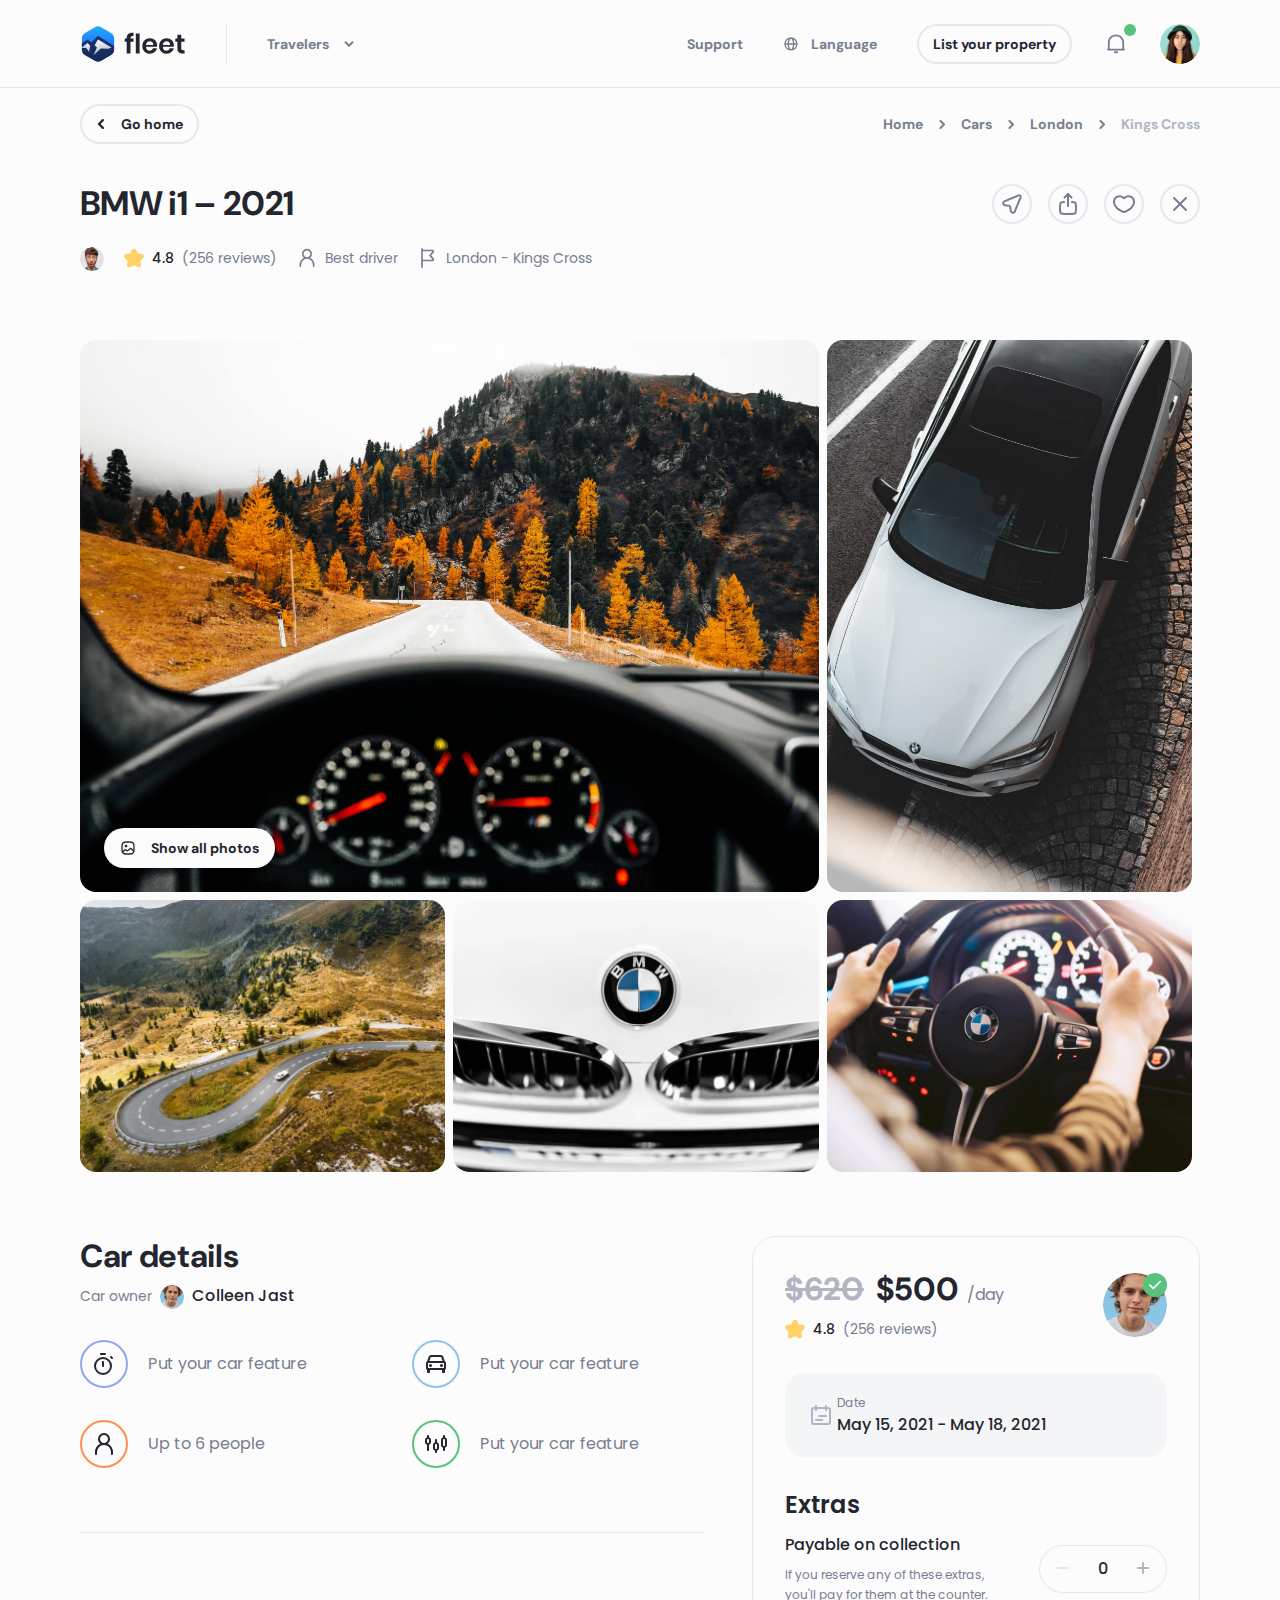
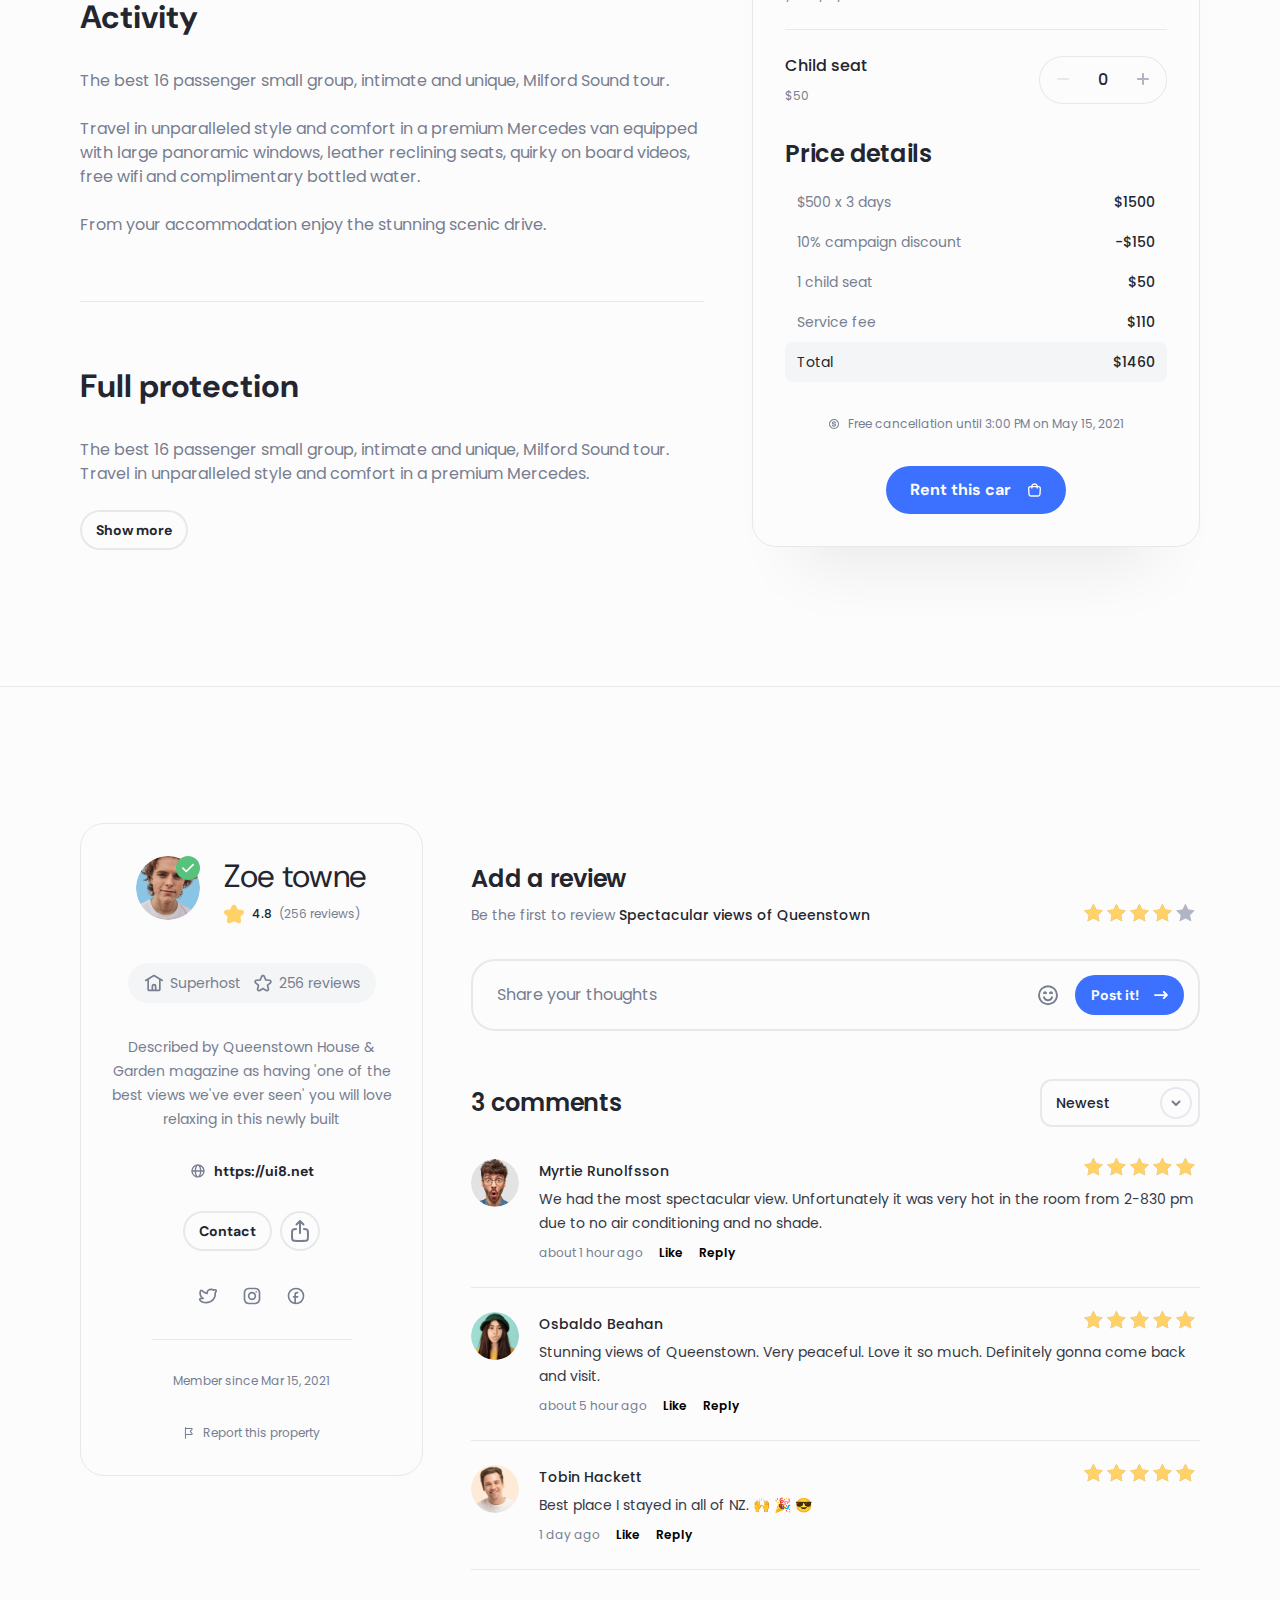
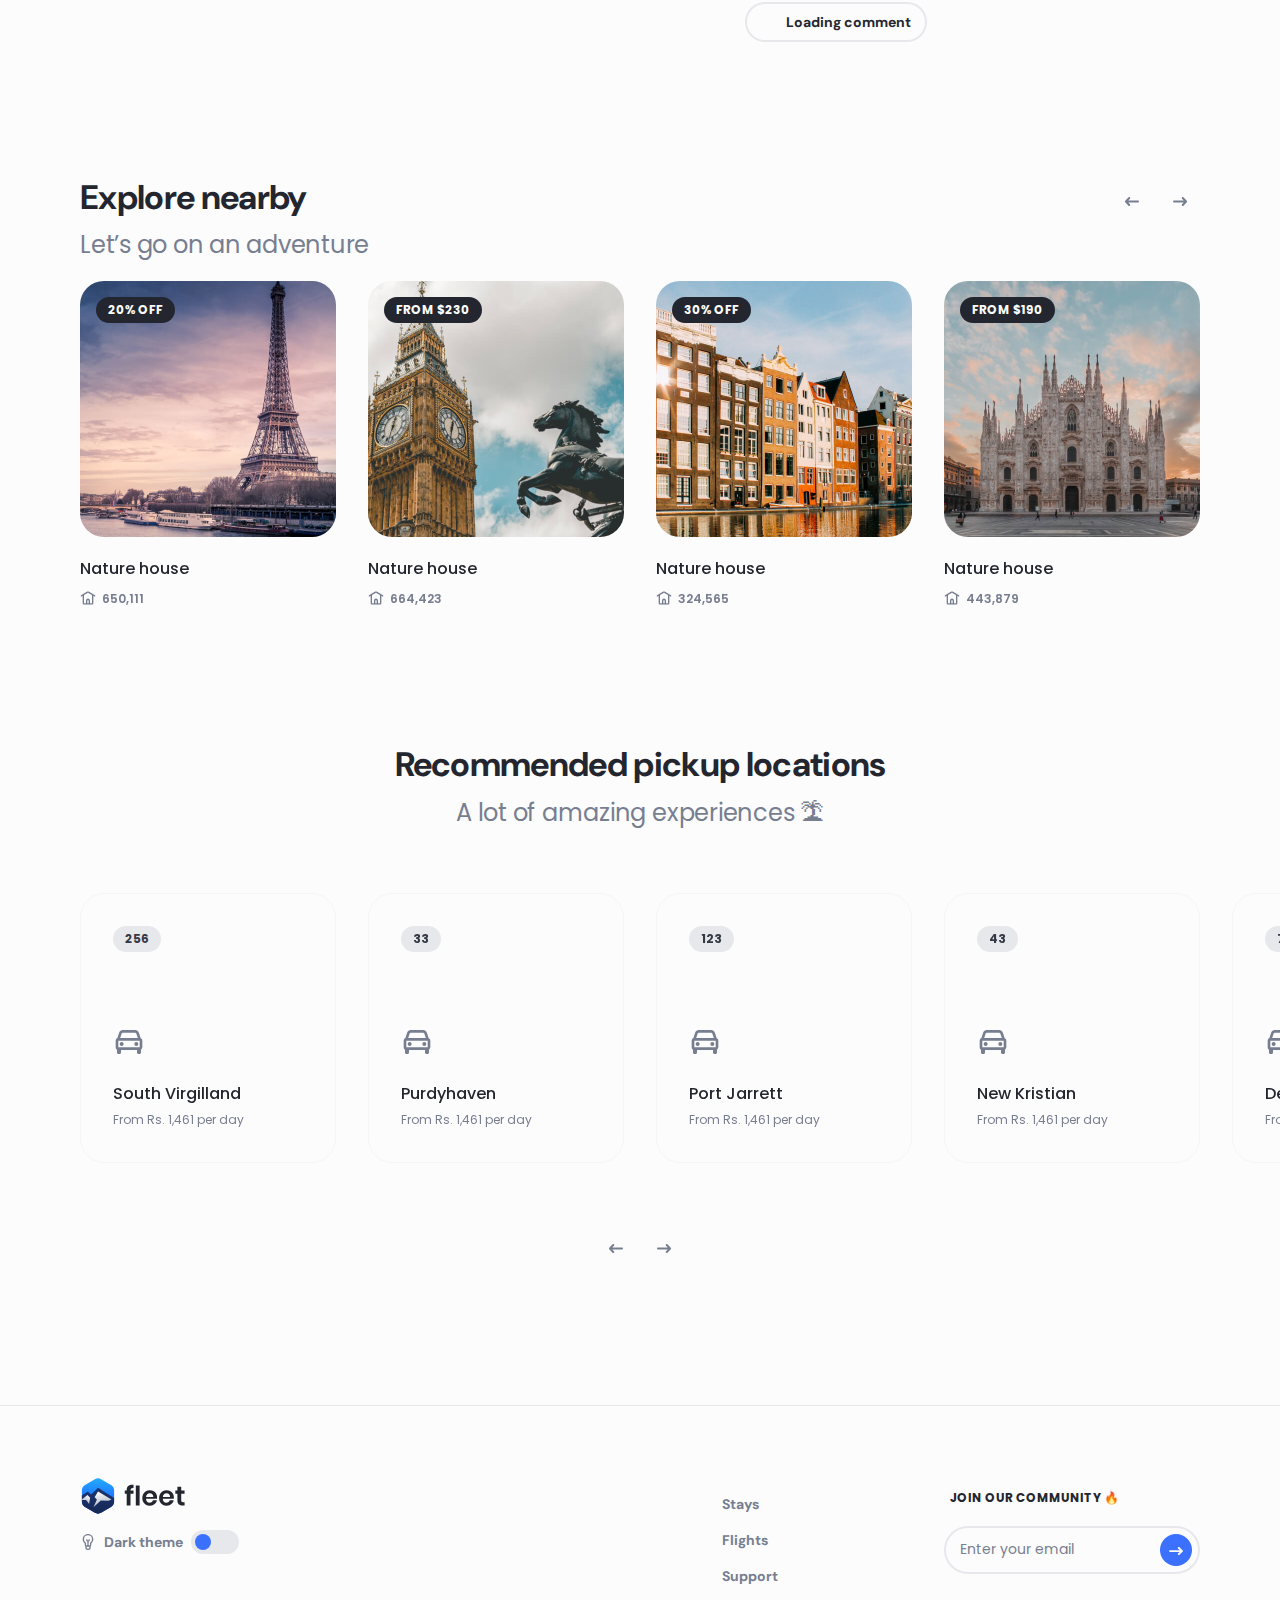
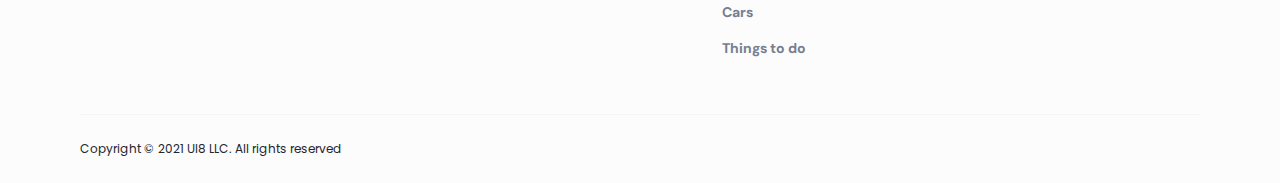
<file: cars-product.html>
<!DOCTYPE html>
<html lang="en">
  <head>
    <meta charset="utf-8">
    <title>Fleet</title>
    <meta http-equiv="X-UA-Compatible" content="IE=Edge">
    <meta name="viewport" content="width=device-width, initial-scale=1, maximum-scale=1.0, user-scalable=no">
    <meta name="format-detection" content="telephone=no">
    <link rel="apple-touch-icon" sizes="180x180" href="img/apple-touch-icon.png">
    <link rel="icon" type="image/png" sizes="32x32" href="img/favicon-32x32.png">
    <link rel="icon" type="image/png" sizes="16x16" href="img/favicon-16x16.png">
    <link rel="manifest" href="img/site.webmanifest">
    <link rel="mask-icon" href="img/safari-pinned-tab.svg" color="#5bbad5">
    <meta name="msapplication-TileColor" content="#da532c">
    <meta name="theme-color" content="#ffffff">
    <meta name="description" content="Epic Travel Shopping Design Kit">
    <meta name="twitter:card" content="summary">
    <meta name="twitter:site" content="@ui8">
    <meta name="twitter:title" content="Fleet – Travel Shopping UI Kit">
    <meta name="twitter:description" content="Epic Travel Shopping Design Kit">
    <meta name="twitter:creator" content="@ui8">
    <meta name="twitter:image" content="https://ui8-fleet-html.herokuapp.com/img/twitter-card.jpg">
    <meta property="og:title" content="Fleet – Travel Shopping UI Kit">
    <meta property="og:type" content="Article">
    <meta property="og:url" content="https://ui8.net/ui8/products/fleet--travel-shopping-ui-design-kit">
    <meta property="og:image" content="https://ui8-fleet-html.herokuapp.com/img/fb-og-image.jpg">
    <meta property="og:description" content="Epic Travel Shopping Design Kit">
    <meta property="og:site_name" content="Fleet – Travel Shopping UI Kit">
    <meta property="fb:admins" content="132951670226590">
    <link rel="preconnect" href="https://fonts.gstatic.com">
    <link href="https://fonts.googleapis.com/css2?family=DM+Sans:wght@700&amp;family=Poppins:wght@400;500;600;700&amp;display=swap" rel="stylesheet">
    <link rel="stylesheet" media="all" href="css/app.min.css">
    <script>
      var viewportmeta = document.querySelector('meta[name="viewport"]');
      if (viewportmeta) {
        if (screen.width < 375) {
          var newScale = screen.width / 375;
          viewportmeta.content = 'width=375, minimum-scale=' + newScale + ', maximum-scale=1.0, user-scalable=no, initial-scale=' + newScale + '';
        } else {
          viewportmeta.content = 'width=device-width, maximum-scale=1.0, initial-scale=1.0';
        }
      }
    </script>
  </head>
  <body>
    <script>
      console.log(localStorage.getItem('darkMode'));
      if (localStorage.getItem('darkMode') === "on") {
        document.body.classList.add("dark");
        document.addEventListener("DOMContentLoaded", function() {
          document.querySelector('.js-theme input').checked = true;
        });
      }
    </script>
    <!-- outer-->
    <div class="outer">
      <!-- header-->
      <header class="header js-header header_border">
        <div class="header__center center"><a class="header__logo" href="index.html"><img class="some-icon" src="img/logo-dark.svg" alt="Fleet"><img class="some-icon-dark" src="img/logo-light.svg" alt="Fleet"></a>
          <div class="header__wrapper js-header-wrapper">
            <div class="header__item header__item_dropdown js-header-item">
              <button class="header__head js-header-head">Travelers
                <svg class="icon icon-arrow-down">
                  <use xlink:href="#icon-arrow-down"></use>
                </svg>
              </button>
              <div class="header__body js-header-body">
                <div class="header__menu"><a class="header__link" href="index.html">
                    <svg class="icon icon-comment">
                      <use xlink:href="#icon-comment"></use>
                    </svg>Stays</a><a class="header__link" href="flights.html">
                    <svg class="icon icon-email">
                      <use xlink:href="#icon-email"></use>
                    </svg>Flights</a><a class="header__link" href="things-to-do.html">
                    <svg class="icon icon-home">
                      <use xlink:href="#icon-home"></use>
                    </svg>Things to do</a><a class="header__link active" href="cars.html">
                    <svg class="icon icon-email">
                      <use xlink:href="#icon-email"></use>
                    </svg>Cars</a></div>
              </div>
            </div><a class="header__item" href="support.html">Support</a>
            <div class="header__item header__item_language js-header-item">
              <button class="header__head js-header-head">
                <svg class="icon icon-globe">
                  <use xlink:href="#icon-globe"></use>
                </svg>Language
              </button>
              <div class="header__body js-header-body">
                <div class="header__list"><a class="header__box active" href="#">
                    <div class="header__category">English</div>
                    <div class="header__country">United States</div></a><a class="header__box" href="#">
                    <div class="header__category">Vietnamese</div>
                    <div class="header__country">Vietnamese</div></a><a class="header__box" href="#">
                    <div class="header__category">Français</div>
                    <div class="header__country">Belgique</div></a><a class="header__box" href="#">
                    <div class="header__category">Français</div>
                    <div class="header__country">Canada</div></a></div>
              </div>
            </div><a class="button button-stroke button-small header__button" href="list-your-property.html">List your property</a>
          </div>
          <div class="header__item header__item_notification js-header-item">
            <button class="header__head js-header-head active">
              <svg class="icon icon-notification">
                <use xlink:href="#icon-notification"></use>
              </svg>
            </button>
            <div class="header__body js-header-body">
              <div class="header__title">Notification</div>
              <div class="header__notifications"><a class="header__notification" href="message-center.html">
                  <div class="header__avatar"><img src="img/content/avatar-1.jpg" alt="Avatar"></div>
                  <div class="header__details">
                    <div class="header__subtitle">Kohaku Tora</div>
                    <div class="header__content">just sent you a message</div>
                    <div class="header__date">1 minute ago</div>
                    <div class="header__status" style="background-color: #3B71FE;"></div>
                  </div></a><a class="header__notification" href="message-center.html">
                  <div class="header__avatar"><img src="img/content/avatar-1.jpg" alt="Avatar"></div>
                  <div class="header__details">
                    <div class="header__subtitle">Kohaku Tora</div>
                    <div class="header__content">just sent you a message</div>
                    <div class="header__date">3 hours ago</div>
                    <div class="header__status" style="background-color: #3B71FE;"></div>
                  </div></a></div>
            </div>
          </div><a class="header__login js-popup-open" href="#popup-login" data-effect="mfp-zoom-in">
            <svg class="icon icon-user">
              <use xlink:href="#icon-user"></use>
            </svg></a>
          <div class="header__item header__item_user js-header-item">
            <button class="header__head js-header-head"><img src="img/content/avatar-2.jpg" alt="Avatar"></button>
            <div class="header__body js-header-body">
              <div class="header__group">
                <div class="header__menu"><a class="header__link" href="message-center.html">
                    <svg class="icon icon-comment">
                      <use xlink:href="#icon-comment"></use>
                    </svg>Messages</a><a class="header__link" href="bookings-list.html">
                    <svg class="icon icon-home">
                      <use xlink:href="#icon-home"></use>
                    </svg>Bookings</a><a class="header__link" href="wishlists.html">
                    <svg class="icon icon-email">
                      <use xlink:href="#icon-email"></use>
                    </svg>Wishlists</a></div>
                <div class="header__menu"><a class="header__link" href="list-your-property.html">
                    <svg class="icon icon-building">
                      <use xlink:href="#icon-building"></use>
                    </svg>List your property</a><a class="header__link" href="host-an-experience.html">
                    <svg class="icon icon-flag">
                      <use xlink:href="#icon-flag"></use>
                    </svg>Host an experience</a></div>
              </div>
              <div class="header__btns"><a class="button button-small header__button" href="account-setting.html">Account</a>
                <button class="button-stroke button-small header__button">Log out</button>
              </div>
            </div>
          </div>
          <button class="header__burger js-header-burger"></button>
        </div>
      </header>
      <!-- outer content-->
      <div class="outer__inner">
        <div class="section-mb64 product">
          <div class="product__center center">
            <div class="control"><a class="button-stroke button-small control__button" href="cars-category.html">
                <svg class="icon icon-arrow-left">
                  <use xlink:href="#icon-arrow-left"></use>
                </svg><span>Go home</span></a>
              <ul class="breadcrumbs">
                <li class="breadcrumbs__item"><a class="breadcrumbs__link" href="index.html">Home</a></li>
                <li class="breadcrumbs__item"><a class="breadcrumbs__link" href="cars.html">Cars</a></li>
                <li class="breadcrumbs__item"><a class="breadcrumbs__link" href="cars-category.html">London</a></li>
                <li class="breadcrumbs__item">Kings Cross</li>
              </ul>
            </div>
            <div class="product__head">
              <div class="product__box">
                <h2 class="product__title h2">BMW i1 – 2021</h2>
                <div class="product__line">
                  <div class="product__avatar"><img src="img/content/avatar-1.jpg" alt="Avatar"></div>
                  <div class="product__rating">
                    <svg class="icon icon-star">
                      <use xlink:href="#icon-star"></use>
                    </svg>
                    <div class="product__number">4.8</div>
                    <div class="product__reviews">(256 reviews)</div>
                  </div>
                  <div class="product__options">
                    <div class="product__option">
                      <svg class="icon icon-user">
                        <use xlink:href="#icon-user"></use>
                      </svg>Best driver
                    </div>
                    <div class="product__option">
                      <svg class="icon icon-flag">
                        <use xlink:href="#icon-flag"></use>
                      </svg>London - Kings Cross
                    </div>
                  </div>
                </div>
              </div>
              <div class="actions js-actions">
                <div class="actions__list">
                  <div class="actions__item actions__item_map js-actions-item">
                    <button class="button-circle-stroke button-small actions__button js-actions-button">
                      <svg class="icon icon-location">
                        <use xlink:href="#icon-location"></use>
                      </svg>
                    </button>
                    <div class="actions__body js-actions-body">
                      <iframe src="https://www.google.com/maps/embed?pb=!1m18!1m12!1m3!1d63817.0803287881!2d168.63234961382247!3d-45.04173987887954!2m3!1f0!2f0!3f0!3m2!1i1024!2i768!4f13.1!3m3!1m2!1s0xa9d51df1d7a8de5f%3A0x500ef868479a600!2z0JrRg9C40L3RgdGC0LDRg9C9LCDQndC-0LLQsNGPINCX0LXQu9Cw0L3QtNC40Y8!5e0!3m2!1sru!2sua!4v1624887132616!5m2!1sru!2sua" width="600" height="450"></iframe>
                    </div>
                  </div>
                  <div class="actions__item actions__item_share js-actions-item">
                    <button class="button-circle-stroke button-small actions__button js-actions-button">
                      <svg class="icon icon-share">
                        <use xlink:href="#icon-share"></use>
                      </svg>
                    </button>
                    <div class="actions__body js-actions-body">
                      <div class="actions__title">Share link to this page</div>
                      <div class="actions__list share-btn" data-url="https://ui8.net"><a class="actions__link btn-twitter" data-id="tw"><span>
                            <svg class="icon icon-twitter">
                              <use xlink:href="#icon-twitter"></use>
                            </svg></span></a><a class="actions__link btn-facebook" data-id="fb"><span>
                            <svg class="icon icon-facebook">
                              <use xlink:href="#icon-facebook"></use>
                            </svg></span></a></div>
                    </div>
                  </div>
                  <div class="actions__item">
                    <button class="button-circle-stroke button-small actions__favorite js-actions-favorite">
                      <svg class="icon icon-heart">
                        <use xlink:href="#icon-heart"></use>
                      </svg>
                      <svg class="icon icon-heart-fill">
                        <use xlink:href="#icon-heart-fill"></use>
                      </svg>
                    </button>
                  </div>
                  <div class="actions__item"><a class="button-circle-stroke button-small actions__button" href="stays-category.html">
                      <svg class="icon icon-close">
                        <use xlink:href="#icon-close"></use>
                      </svg></a></div>
                </div>
              </div>
            </div>
            <div class="gallery">
              <div class="gallery__list gallery__list_cars">
                <div class="gallery__preview"><a class="gallery__view" href="img/content/photo-3.1.jpg" data-fancybox="gallery" data-caption="BMW i1 – 2021"><img src="img/content/photo-3.1.jpg" alt="Gallery"></a><a class="button-white button-small gallery__button" href="full-photo-grid.html">
                    <svg class="icon icon-image">
                      <use xlink:href="#icon-image"></use>
                    </svg><span>Show all photos</span></a></div><a class="gallery__preview" href="img/content/photo-3.2.jpg" data-fancybox="gallery"><img src="img/content/photo-3.2.jpg" alt="Gallery"></a><a class="gallery__preview" href="img/content/photo-3.3.jpg" data-fancybox="gallery"><img src="img/content/photo-3.3.jpg" alt="Gallery"></a><a class="gallery__preview" href="img/content/photo-3.4.jpg" data-fancybox="gallery"><img src="img/content/photo-3.4.jpg" alt="Gallery"></a><a class="gallery__preview" href="img/content/photo-3.5.jpg" data-fancybox="gallery"><img src="img/content/photo-3.5.jpg" alt="Gallery"></a>
              </div>
            </div>
          </div>
        </div>
        <div class="section description">
          <div class="description__center center">
            <div class="description__wrapper">
              <h4 class="description__title h4">Car details</h4>
              <div class="description__profile"><span>Car owner</span>
                <div class="description__avatar"><img src="img/content/avatar.jpg" alt="Avatar"></div>
                <div class="description__name">Colleen Jast</div>
              </div>
              <div class="description__list">
                <div class="description__item">
                  <div class="description__icon" style="border-color: #92A5EF;">
                    <svg class="icon icon-stopwatch">
                      <use xlink:href="#icon-stopwatch"></use>
                    </svg>
                  </div>Put your car feature
                </div>
                <div class="description__item">
                  <div class="description__icon" style="border-color: #8BC5E5;">
                    <svg class="icon icon-car">
                      <use xlink:href="#icon-car"></use>
                    </svg>
                  </div>Put your car feature
                </div>
                <div class="description__item">
                  <div class="description__icon" style="border-color: #FA8F54;">
                    <svg class="icon icon-user">
                      <use xlink:href="#icon-user"></use>
                    </svg>
                  </div>Up to 6 people
                </div>
                <div class="description__item">
                  <div class="description__icon" style="border-color: #58C27D;">
                    <svg class="icon icon-candlesticks">
                      <use xlink:href="#icon-candlesticks"></use>
                    </svg>
                  </div>Put your car feature
                </div>
              </div>
              <div class="description__group">
                <div class="description__section">
                  <div class="description__content">
                    <h4>Activity</h4>
                    <p>The best 16 passenger small group, intimate and unique, Milford Sound tour. </p>
                    <p>Travel in unparalleled style and comfort in a premium Mercedes van equipped with large panoramic windows, leather reclining seats, quirky on board videos, free wifi and complimentary bottled water.  </p>
                    <p>From your accommodation enjoy the stunning scenic drive.</p>
                  </div>
                </div>
                <div class="description__section">
                  <div class="description__content">
                    <h4>Full protection</h4>
                    <p>The best 16 passenger small group, intimate and unique, Milford Sound tour. Travel in unparalleled style and comfort in a premium Mercedes.</p>
                  </div>
                  <div class="description__content description__content_hide">
                    <p>Travel in unparalleled style and comfort in a premium Mercedes van equipped with large panoramic windows, leather reclining seats, quirky on board videos, free wifi and complimentary bottled water.  </p>
                    <p>From your accommodation enjoy the stunning scenic drive.</p>
                    <p>The best 16 passenger small group, intimate and unique, Milford Sound tour. Travel in unparalleled style and comfort in a premium Mercedes.</p>
                  </div>
                  <button class="button-stroke button-small description__button">Show more</button>
                </div>
              </div>
            </div>
            <div class="receipt">
              <div class="receipt__head">
                <div class="receipt__details">
                  <div class="receipt__cost">
                    <div class="receipt__old">$620</div>
                    <div class="receipt__actual">$500</div>
                    <div class="receipt__note">/day</div>
                  </div>
                  <div class="receipt__rating">
                    <svg class="icon icon-star">
                      <use xlink:href="#icon-star"></use>
                    </svg>
                    <div class="receipt__number">4.8</div>
                    <div class="receipt__reviews">(256 reviews)</div>
                  </div>
                </div>
                <div class="receipt__avatar"><img src="img/content/avatar.jpg" alt="Avatar">
                  <div class="receipt__check">
                    <svg class="icon icon-check">
                      <use xlink:href="#icon-check"></use>
                    </svg>
                  </div>
                </div>
              </div>
              <div class="receipt__description">
                <div class="receipt__item">
                  <div class="receipt__icon">
                    <svg class="icon icon-calendar">
                      <use xlink:href="#icon-calendar"></use>
                    </svg>
                  </div>
                  <div class="receipt__box">
                    <div class="receipt__category">Date</div>
                    <div class="receipt__subtitle">May 15, 2021 - May 18, 2021</div>
                  </div>
                </div>
              </div>
              <div class="receipt__stage">Extras</div>
              <div class="receipt__settings">
                <div class="receipt__setting">
                  <div class="receipt__wrap">
                    <div class="receipt__subtitle">Payable on collection</div>
                    <div class="receipt__content">If you reserve any of these extras, you'll pay for them at the counter.</div>
                  </div>
                  <div class="counter js-counter" data-min="0">
                    <button class="counter__button js-counter-button js-counter-minus disabled" type="button">
                      <svg class="icon icon-minus">
                        <use xlink:href="#icon-minus"></use>
                      </svg>
                    </button>
                    <div class="counter__value js-counter-value"></div>
                    <button class="counter__button js-counter-button js-counter-plus" type="button">
                      <svg class="icon icon-plus">
                        <use xlink:href="#icon-plus"></use>
                      </svg>
                    </button>
                    <input class="js-counter-input js-counter-result js-counter-babies" type="hidden">
                  </div>
                </div>
                <div class="receipt__setting">
                  <div class="receipt__wrap">
                    <div class="receipt__subtitle">Child seat</div>
                    <div class="receipt__content">$50</div>
                  </div>
                  <div class="counter js-counter" data-min="0">
                    <button class="counter__button js-counter-button js-counter-minus disabled" type="button">
                      <svg class="icon icon-minus">
                        <use xlink:href="#icon-minus"></use>
                      </svg>
                    </button>
                    <div class="counter__value js-counter-value"></div>
                    <button class="counter__button js-counter-button js-counter-plus" type="button">
                      <svg class="icon icon-plus">
                        <use xlink:href="#icon-plus"></use>
                      </svg>
                    </button>
                    <input class="js-counter-input js-counter-result js-counter-babies" type="hidden">
                  </div>
                </div>
              </div>
              <div class="receipt__stage">Price details</div>
              <div class="receipt__table">
                <div class="receipt__line">
                  <div class="receipt__cell">$500 x 3 days</div>
                  <div class="receipt__cell">$1500</div>
                </div>
                <div class="receipt__line">
                  <div class="receipt__cell">10% campaign discount</div>
                  <div class="receipt__cell">-$150</div>
                </div>
                <div class="receipt__line">
                  <div class="receipt__cell">1 child seat</div>
                  <div class="receipt__cell">$50</div>
                </div>
                <div class="receipt__line">
                  <div class="receipt__cell">Service fee</div>
                  <div class="receipt__cell">$110</div>
                </div>
                <div class="receipt__line">
                  <div class="receipt__cell">Total</div>
                  <div class="receipt__cell">$1460</div>
                </div>
              </div>
              <div class="receipt__foot">
                <div class="receipt__free">
                  <svg class="icon icon-coin">
                    <use xlink:href="#icon-coin"></use>
                  </svg>Free cancellation until 3:00 PM on May 15, 2021
                </div><a class="button receipt__button" href="cars-checkout.html"><span>Rent this car</span>
                  <svg class="icon icon-bag">
                    <use xlink:href="#icon-bag"></use>
                  </svg></a>
              </div>
            </div>
          </div>
        </div>
        <div class="section comments">
          <div class="comments__center center">
            <div class="profile">
              <div class="profile__head">
                <div class="profile__line">
                  <div class="profile__avatar"><img src="img/content/avatar.jpg" alt="Avatar">
                    <div class="profile__check">
                      <svg class="icon icon-check">
                        <use xlink:href="#icon-check"></use>
                      </svg>
                    </div>
                  </div>
                  <div class="profile__details">
                    <div class="profile__man">Zoe towne</div>
                    <div class="profile__rating">
                      <svg class="icon icon-star">
                        <use xlink:href="#icon-star"></use>
                      </svg>
                      <div class="profile__number">4.8</div>
                      <div class="profile__reviews">(256 reviews)</div>
                    </div>
                  </div>
                </div>
              </div>
              <div class="profile__body">
                <div class="profile__parameters">
                  <div class="profile__parameter">
                    <svg class="icon icon-home">
                      <use xlink:href="#icon-home"></use>
                    </svg>Superhost
                  </div>
                  <div class="profile__parameter">
                    <svg class="icon icon-star-outline">
                      <use xlink:href="#icon-star-outline"></use>
                    </svg>256 reviews
                  </div>
                </div>
                <div class="profile__info">Described by Queenstown House & Garden magazine as having 'one of the best views we've ever seen' you will love relaxing in this newly built</div><a class="profile__site" href="https://ui8.net" target="_blank">
                  <svg class="icon icon-globe">
                    <use xlink:href="#icon-globe"></use>
                  </svg>https://ui8.net</a>
                <div class="profile__control"><a class="button-stroke button-small profile__button" href="message-center.html">Contact</a>
                  <div class="actions js-actions">
                    <div class="actions__item actions__item_share js-actions-item">
                      <button class="button-circle-stroke button-small actions__button js-actions-button">
                        <svg class="icon icon-share">
                          <use xlink:href="#icon-share"></use>
                        </svg>
                      </button>
                      <div class="actions__body actions__body_up js-actions-body">
                        <div class="actions__title">Share link to this page</div>
                        <div class="actions__list share-btn" data-url="https://ui8.net"><a class="actions__link btn-twitter" data-id="tw"><span>
                              <svg class="icon icon-twitter">
                                <use xlink:href="#icon-twitter"></use>
                              </svg></span></a><a class="actions__link btn-facebook" data-id="fb"><span>
                              <svg class="icon icon-facebook">
                                <use xlink:href="#icon-facebook"></use>
                              </svg></span></a></div>
                      </div>
                    </div>
                  </div>
                </div>
                <div class="profile__socials"><a class="profile__social" href="https://twitter.com/ui8" target="_blank">
                    <svg class="icon icon-twitter">
                      <use xlink:href="#icon-twitter"></use>
                    </svg></a><a class="profile__social" href="https://www.instagram.com/ui8net/" target="_blank">
                    <svg class="icon icon-instagram">
                      <use xlink:href="#icon-instagram"></use>
                    </svg></a><a class="profile__social" href="https://www.facebook.com/ui8.net/" target="_blank">
                    <svg class="icon icon-facebook">
                      <use xlink:href="#icon-facebook"></use>
                    </svg></a></div>
                <div class="profile__note">Member since Mar 15, 2021</div>
                <button class="profile__report">
                  <svg class="icon icon-flag">
                    <use xlink:href="#icon-flag"></use>
                  </svg>Report this property
                </button>
              </div>
            </div>
            <div class="comment">
              <form class="comment__form">
                <div class="comment__title">Add a review</div>
                <div class="comment__head">
                  <div class="comment__text">Be the first to review <span>Spectacular views of Queenstown</span></div>
                  <div class="rating js-rating" data-rating="4" data-read="false"></div>
                </div>
                <div class="comment__field">
                  <input class="comment__input" type="text" name="comment" placeholder="Share your thoughts" required>
                  <div class="smile js-smile">
                    <button class="smile__button js-smile-button" type="button">
                      <svg class="icon icon-smile">
                        <use xlink:href="#icon-smile"></use>
                      </svg>
                      <svg class="icon icon-smile-fill">
                        <use xlink:href="#icon-smile-fill"></use>
                      </svg>
                    </button>
                    <div class="smile__body js-smile-body">
                      <div class="smile__item">❤️</div>
                      <div class="smile__item">🙌</div>
                      <div class="smile__item">👍</div>
                      <div class="smile__item">😊</div>
                      <div class="smile__item">🤣</div>
                      <div class="smile__item">😡</div>
                    </div>
                  </div>
                  <button class="button-small comment__button"><span>Post it!</span>
                    <svg class="icon icon-arrow-next">
                      <use xlink:href="#icon-arrow-next"></use>
                    </svg>
                  </button>
                </div>
              </form>
              <div class="comment__head">
                <div class="comment__title">3 comments</div>
                <select class="select">
                  <option>Newest</option>
                  <option>Popular</option>
                  <option>All</option>
                </select>
              </div>
              <div class="comment__list">
                                <div class="comment__item">
                                  <div class="comment__avatar"><img src="img/content/avatar-1.jpg" alt="Avatar"></div>
                                  <div class="comment__details">
                                    <div class="comment__top">
                                      <div class="comment__author">Myrtie Runolfsson</div>
                                      <div class="rating js-rating" data-rating="5" data-read="true"></div>
                                    </div>
                                    <div class="comment__content">We had the most spectacular view. Unfortunately it was very hot in the room from 2-830 pm due to no air conditioning and no shade.</div>
                                    <div class="comment__foot">
                                      <div class="comment__time">about 1 hour ago</div>
                                      <div class="comment__actions">
                                        <button class="comment__action">Like</button>
                                        <button class="comment__action">Reply</button>
                                      </div>
                                    </div>
                                  </div>
                                </div>
                                <div class="comment__item">
                                  <div class="comment__avatar"><img src="img/content/avatar-2.jpg" alt="Avatar"></div>
                                  <div class="comment__details">
                                    <div class="comment__top">
                                      <div class="comment__author">Osbaldo Beahan</div>
                                      <div class="rating js-rating" data-rating="5" data-read="true"></div>
                                    </div>
                                    <div class="comment__content">Stunning views of Queenstown. Very peaceful. Love it so much. Definitely gonna come back and visit.</div>
                                    <div class="comment__foot">
                                      <div class="comment__time">about 5 hour ago</div>
                                      <div class="comment__actions">
                                        <button class="comment__action">Like</button>
                                        <button class="comment__action">Reply</button>
                                      </div>
                                    </div>
                                  </div>
                                </div>
                                <div class="comment__item">
                                  <div class="comment__avatar"><img src="img/content/avatar-3.jpg" alt="Avatar"></div>
                                  <div class="comment__details">
                                    <div class="comment__top">
                                      <div class="comment__author">Tobin Hackett</div>
                                      <div class="rating js-rating" data-rating="5" data-read="true"></div>
                                    </div>
                                    <div class="comment__content">Best place I stayed in all of NZ. 🙌 🎉 😎</div>
                                    <div class="comment__foot">
                                      <div class="comment__time">1 day ago</div>
                                      <div class="comment__actions">
                                        <button class="comment__action">Like</button>
                                        <button class="comment__action">Reply</button>
                                      </div>
                                    </div>
                                  </div>
                                </div>
              </div>
              <div class="comment__btns">
                <button class="button-stroke button-small comment__button">
                  <div class="loader"></div><span>Loading comment</span>
                </button>
              </div>
            </div>
          </div>
        </div>
        <div class="section browse">
          <div class="browse__center center">
            <div class="browse__inner">
              <div class="browse__head">
                <h2 class="browse__title h2">Explore nearby</h2>
                <div class="browse__info info">Let’s go on an adventure</div>
              </div>
              <div class="browse__wrapper">
                <div class="browse__slider js-slider-browse"><a class="browse__card" href="stays-category.html">
                                      <div class="browse__preview"><img srcSet="img/content/browse-pic-6.jpg 2x" src="img/content/browse-pic-6@2x.jpg" alt="Card">
                                        <div class="status-black browse__category">20% off</div>
                                      </div>
                                      <div class="browse__subtitle">Nature house</div>
                                      <div class="browse__content">
                                        <svg class="icon icon-home">
                                          <use xlink:href="#icon-home"></use>
                                        </svg>650,111
                                      </div></a><a class="browse__card" href="stays-category.html">
                                      <div class="browse__preview"><img srcSet="img/content/browse-pic-7.jpg 2x" src="img/content/browse-pic-7@2x.jpg" alt="Card">
                                        <div class="status-black browse__category">from $230</div>
                                      </div>
                                      <div class="browse__subtitle">Nature house</div>
                                      <div class="browse__content">
                                        <svg class="icon icon-home">
                                          <use xlink:href="#icon-home"></use>
                                        </svg>664,423
                                      </div></a><a class="browse__card" href="stays-category.html">
                                      <div class="browse__preview"><img srcSet="img/content/browse-pic-8.jpg 2x" src="img/content/browse-pic-8@2x.jpg" alt="Card">
                                        <div class="status-black browse__category">30% off</div>
                                      </div>
                                      <div class="browse__subtitle">Nature house</div>
                                      <div class="browse__content">
                                        <svg class="icon icon-home">
                                          <use xlink:href="#icon-home"></use>
                                        </svg>324,565
                                      </div></a><a class="browse__card" href="stays-category.html">
                                      <div class="browse__preview"><img srcSet="img/content/browse-pic-9.jpg 2x" src="img/content/browse-pic-9@2x.jpg" alt="Card">
                                        <div class="status-black browse__category">from $190</div>
                                      </div>
                                      <div class="browse__subtitle">Nature house</div>
                                      <div class="browse__content">
                                        <svg class="icon icon-home">
                                          <use xlink:href="#icon-home"></use>
                                        </svg>443,879
                                      </div></a><a class="browse__card" href="stays-category.html">
                                      <div class="browse__preview"><img srcSet="img/content/browse-pic-1.jpg 2x" src="img/content/browse-pic-1@2x.jpg" alt="Card">
                                        <div class="status-black browse__category">20% off</div>
                                      </div>
                                      <div class="browse__subtitle">Nature house</div>
                                      <div class="browse__content">
                                        <svg class="icon icon-home">
                                          <use xlink:href="#icon-home"></use>
                                        </svg>650,111
                                      </div></a><a class="browse__card" href="stays-category.html">
                                      <div class="browse__preview"><img srcSet="img/content/browse-pic-2.jpg 2x" src="img/content/browse-pic-2@2x.jpg" alt="Card">
                                        <div class="status-black browse__category">from $230</div>
                                      </div>
                                      <div class="browse__subtitle">Nature house</div>
                                      <div class="browse__content">
                                        <svg class="icon icon-home">
                                          <use xlink:href="#icon-home"></use>
                                        </svg>664,423
                                      </div></a><a class="browse__card" href="stays-category.html">
                                      <div class="browse__preview"><img srcSet="img/content/browse-pic-3.jpg 2x" src="img/content/browse-pic-3@2x.jpg" alt="Card">
                                        <div class="status-black browse__category">20% off</div>
                                      </div>
                                      <div class="browse__subtitle">Nature house</div>
                                      <div class="browse__content">
                                        <svg class="icon icon-home">
                                          <use xlink:href="#icon-home"></use>
                                        </svg>324,565
                                      </div></a>
                </div>
              </div>
            </div>
          </div>
        </div>
        <div class="section categories">
          <div class="categories__center center">
            <div class="categories__inner">
              <div class="categories__head">
                <h2 class="categories__title h2">Recommended pickup locations</h2>
                <div class="categories__info info">A lot of amazing experiences 🏝</div>
              </div>
              <div class="categories__wrapper">
                <div class="categories__slider js-slider-categories"><a class="categories__item" href="cars-category-2.html">
                                      <div class="status categories__counter">256</div>
                                      <div class="categories__icon">
                                        <svg class="icon icon-car">
                                          <use xlink:href="#icon-car"></use>
                                        </svg>
                                      </div>
                                      <div class="categories__subtitle">South Virgilland</div>
                                      <div class="categories__content">From Rs. 1,461 per day</div></a><a class="categories__item" href="cars-category-2.html">
                                      <div class="status categories__counter">33</div>
                                      <div class="categories__icon">
                                        <svg class="icon icon-car">
                                          <use xlink:href="#icon-car"></use>
                                        </svg>
                                      </div>
                                      <div class="categories__subtitle">Purdyhaven</div>
                                      <div class="categories__content">From Rs. 1,461 per day</div></a><a class="categories__item" href="cars-category-2.html">
                                      <div class="status categories__counter">123</div>
                                      <div class="categories__icon">
                                        <svg class="icon icon-car">
                                          <use xlink:href="#icon-car"></use>
                                        </svg>
                                      </div>
                                      <div class="categories__subtitle">Port Jarrett</div>
                                      <div class="categories__content">From Rs. 1,461 per day</div></a><a class="categories__item" href="cars-category-2.html">
                                      <div class="status categories__counter">43</div>
                                      <div class="categories__icon">
                                        <svg class="icon icon-car">
                                          <use xlink:href="#icon-car"></use>
                                        </svg>
                                      </div>
                                      <div class="categories__subtitle">New Kristian</div>
                                      <div class="categories__content">From Rs. 1,461 per day</div></a><a class="categories__item" href="cars-category-2.html">
                                      <div class="status categories__counter">73</div>
                                      <div class="categories__icon">
                                        <svg class="icon icon-car">
                                          <use xlink:href="#icon-car"></use>
                                        </svg>
                                      </div>
                                      <div class="categories__subtitle">Demetrisfort</div>
                                      <div class="categories__content">From Rs. 1,461 per day</div></a><a class="categories__item" href="cars-category-2.html">
                                      <div class="status categories__counter">11</div>
                                      <div class="categories__icon">
                                        <svg class="icon icon-car">
                                          <use xlink:href="#icon-car"></use>
                                        </svg>
                                      </div>
                                      <div class="categories__subtitle">South Virgilland</div>
                                      <div class="categories__content">From Rs. 1,461 per day</div></a><a class="categories__item" href="cars-category-2.html">
                                      <div class="status categories__counter">56</div>
                                      <div class="categories__icon">
                                        <svg class="icon icon-car">
                                          <use xlink:href="#icon-car"></use>
                                        </svg>
                                      </div>
                                      <div class="categories__subtitle">Purdyhaven</div>
                                      <div class="categories__content">From Rs. 1,461 per day</div></a><a class="categories__item" href="cars-category-2.html">
                                      <div class="status categories__counter">33</div>
                                      <div class="categories__icon">
                                        <svg class="icon icon-car">
                                          <use xlink:href="#icon-car"></use>
                                        </svg>
                                      </div>
                                      <div class="categories__subtitle">Port Jarrett</div>
                                      <div class="categories__content">From Rs. 1,461 per day</div></a><a class="categories__item" href="cars-category-2.html">
                                      <div class="status categories__counter">123</div>
                                      <div class="categories__icon">
                                        <svg class="icon icon-car">
                                          <use xlink:href="#icon-car"></use>
                                        </svg>
                                      </div>
                                      <div class="categories__subtitle">New Kristian</div>
                                      <div class="categories__content">From Rs. 1,461 per day</div></a><a class="categories__item" href="cars-category-2.html">
                                      <div class="status categories__counter">43</div>
                                      <div class="categories__icon">
                                        <svg class="icon icon-car">
                                          <use xlink:href="#icon-car"></use>
                                        </svg>
                                      </div>
                                      <div class="categories__subtitle">Demetrisfort</div>
                                      <div class="categories__content">From Rs. 1,461 per day</div></a>
                </div>
              </div>
            </div>
          </div>
        </div>
      </div>
      <!-- footer-->
      <footer class="footer">
        <div class="footer__center center">
          <div class="footer__row">
            <div class="footer__col"><a class="footer__logo" href="index.html"><img class="some-icon" src="img/logo-dark.svg" alt="Fleet"><img class="some-icon-dark" src="img/logo-light.svg" alt="Fleet"></a>
              <div class="footer__theme">
                <svg class="icon icon-bulb">
                  <use xlink:href="#icon-bulb"></use>
                </svg>Dark theme
                <label class="theme js-theme">
                  <input class="theme__input" type="checkbox"/><span class="theme__inner"><span class="theme__box"></span></span>
                </label>
              </div>
            </div>
            <div class="footer__col">
              <div class="footer__menu"><a class="footer__link" href="index.html">Stays</a><a class="footer__link" href="flights.html">Flights</a><a class="footer__link" href="support.html">Support</a><a class="footer__link" href="cars.html">Cars</a><a class="footer__link" href="things-to-do.html">Things to do</a></div>
            </div>
            <div class="footer__col">
              <div class="footer__info">Join our community 🔥</div>
              <form class="subscription">
                <input class="subscription__input" type="email" name="email" placeholder="Enter your email" required="required"/>
                <button class="subscription__btn">
                  <svg class="icon icon-arrow-next">
                    <use xlink:href="#icon-arrow-next"></use>
                  </svg>
                </button>
              </form>
            </div>
          </div>
          <div class="footer__bottom">
            <div class="footer__copyright">Copyright © 2021 UI8 LLC. All rights reserved</div>
          </div>
        </div>
      </footer>
    </div>
    <div class="popup popup_login mfp-hide" id="popup-login">
      <div class="login">
        <div class="login__item">
          <div class="login__title h3">Sign up on Fleet</div>
          <div class="login__info">Use Your OpenID to Sign up</div>
          <div class="login__btns">
            <button class="button login__button">
              <svg class="icon icon-google">
                <use xlink:href="#icon-google"></use>
              </svg><span>Google</span>
            </button>
            <button class="button-black login__button">
              <svg class="icon icon-apple">
                <use xlink:href="#icon-apple"></use>
              </svg><span>Apple</span>
            </button>
          </div>
          <div class="login__note">Or continue with email</div>
          <div class="subscription">
            <input class="subscription__input" type="email" name="email" placeholder="Enter your email" required>
            <button class="subscription__btn">
              <svg class="icon icon-arrow-next">
                <use xlink:href="#icon-arrow-next"></use>
              </svg>
            </button>
          </div>
          <div class="login__foot">Already have an account? <a class="login__link" href="#">Login</a></div>
        </div>
        <div class="login__item">
          <div class="login__title h3">Sign in</div>
          <div class="login__form">
            <div class="field field_view">
              <div class="field__wrap">
                <input class="field__input" type="password" name="password" placeholder="Password" required>
                <button class="field__view">
                  <svg class="icon icon-eye">
                    <use xlink:href="#icon-eye"></use>
                  </svg>
                </button>
              </div>
            </div>
            <button class="button login__button">Login</button>
          </div>
          <div class="login__foot"><a class="login__password" href="#">Forgot password?</a></div>
        </div>
        <div class="login__item">
          <div class="login__title h3">Let’s confirm it’s really you</div>
          <div class="login__info">Help us secure your account. Please complete the verifications below</div>
          <div class="login__form">
            <div class="login__variants">
              <label class="radio">
                <input class="radio__input" type="radio" name="login" checked="checked"/><span class="radio__inner"><span class="radio__tick"></span><span class="radio__text">Get the code by text message (SM) at +1 234 567 890</span></span>
              </label>
              <label class="radio">
                <input class="radio__input" type="radio" name="login"/><span class="radio__inner"><span class="radio__tick"></span><span class="radio__text">Get the code by email at tranm••••••••••••@gm•••.com</span></span>
              </label>
            </div>
            <button class="button login__button">Continue</button>
          </div>
        </div>
        <div class="login__item">
          <div class="login__title h3">Enter your security code</div>
          <div class="login__info">We texted your code to +1 234 567 890</div>
          <div class="login__form">
            <div class="login__code">
              <div class="login__number">
                <input type="tel">
              </div>
              <div class="login__number">
                <input type="tel">
              </div>
              <div class="login__number">
                <input type="tel">
              </div>
              <div class="login__number">
                <input type="tel">
              </div>
            </div>
          </div>
        </div>
      </div>
    </div>
    <!-- scripts-->
    <script src="js/lib/jquery.min.js"></script>
    <script src="js/lib/slick.min.js"></script>
    <script src="js/lib/jquery.nice-select.min.js"></script>
    <script src="js/lib/share-buttons.js"></script>
    <script src="js/lib/jquery.fancybox.min.js"></script>
    <script src="js/lib/jquery.rateyo.min.js"></script>
    <script src="js/lib/nouislider.min.js"></script>
    <script src="js/lib/wNumb.js"></script>
    <script src="js/lib/jquery.magnific-popup.min.js"></script>
    <script src="js/lib/moment.min.js"></script>
    <script src="js/lib/jquery.daterangepicker.min.js"></script>
    <script src="js/lib/simpleParallax.min.js"></script>
    <script src="js/demo.js"></script>
    <script src="js/app.js"></script>
    <!-- svg sprite-->
    <div style="display: none"><svg width="0" height="0">
<symbol xmlns="http://www.w3.org/2000/svg" viewBox="0 0 16 16" id="icon-arrow-down">
<path d="M10.805 6.362c-.26-.26-.682-.26-.943 0L8 8.224 6.138 6.362c-.26-.26-.682-.26-.943 0s-.26.682 0 .943l2.333 2.333c.26.26.682.26.943 0l2.333-2.333c.26-.26.26-.682 0-.943z"></path>
</symbol>
<symbol xmlns="http://www.w3.org/2000/svg" viewBox="0 0 16 16" id="icon-arrow-bottom">
<path d="M15.039 3.961c-.653-.653-1.713-.653-2.366 0L8 8.634 3.327 3.961c-.653-.653-1.713-.653-2.366 0s-.653 1.713 0 2.366l5.856 5.856c.653.653 1.713.653 2.366 0l5.856-5.856c.653-.653.653-1.713 0-2.366z"></path>
</symbol>
<symbol xmlns="http://www.w3.org/2000/svg" viewBox="0 0 16 16" id="icon-arrow-left">
<path d="M12.207.521a1.78 1.78 0 0 1 0 2.514L7.242 8l4.965 4.965a1.78 1.78 0 0 1 0 2.514 1.78 1.78 0 0 1-2.514 0L3.471 9.257a1.78 1.78 0 0 1 0-2.514L9.693.521a1.78 1.78 0 0 1 2.514 0z"></path>
</symbol>
<symbol xmlns="http://www.w3.org/2000/svg" viewBox="0 0 16 16" id="icon-arrow-right">
<path d="M6.528 5.195c-.26.26-.26.682 0 .943L8.39 8 6.528 9.862c-.26.26-.26.682 0 .943s.682.26.943 0l2.333-2.333c.26-.26.26-.682 0-.943L7.471 5.195c-.26-.26-.682-.26-.943 0z"></path>
</symbol>
<symbol xmlns="http://www.w3.org/2000/svg" viewBox="0 0 16 16" id="icon-email">
<path d="M13.334 2a2 2 0 0 1 1.995 1.851l.005.149v8a2 2 0 0 1-1.851 1.995l-.149.005H2.667a2 2 0 0 1-1.995-1.851L.667 12V4a2 2 0 0 1 1.851-1.995L2.667 2h10.667zm0 1.333H2.667C2.299 3.333 2 3.632 2 4v8c0 .368.298.667.667.667h10.667c.368 0 .667-.298.667-.667V4c0-.368-.298-.667-.667-.667zm-.821 1.573c.236.283.198.703-.085.939L9.281 8.468a2 2 0 0 1-2.561 0L3.574 5.845c-.283-.236-.321-.656-.085-.939s.656-.321.939-.085l3.146 2.622c.247.206.606.206.854 0l3.146-2.622c.283-.236.703-.197.939.085z"></path>
</symbol>
<symbol xmlns="http://www.w3.org/2000/svg" viewBox="0 0 16 16" id="icon-comment">
<path d="M8 1.413c1.643 0 3.124.162 4.203.326 1.127.171 2.019.997 2.213 2.12a17.13 17.13 0 0 1 .25 2.887 17.13 17.13 0 0 1-.25 2.887c-.193 1.123-1.086 1.949-2.213 2.12a28.6 28.6 0 0 1-3.787.323l-4.077 2.409a.67.67 0 0 1-1.006-.574v-2.269c-.902-.3-1.584-1.045-1.75-2.009-.135-.783-.25-1.777-.25-2.887s.115-2.104.25-2.887c.193-1.123 1.086-1.949 2.213-2.12 1.08-.164 2.561-.326 4.203-.326zm0 1.333a27.01 27.01 0 0 0-4.003.311c-.596.091-1.01.506-1.099 1.028a15.8 15.8 0 0 0-.231 2.661 15.8 15.8 0 0 0 .231 2.661c.078.453.395.817.856.97l.913.303v2.063l3.375-1.994.353-.006a27.26 27.26 0 0 0 3.609-.308c.596-.091 1.01-.506 1.099-1.028.125-.724.231-1.641.231-2.661s-.106-1.937-.231-2.661c-.09-.522-.504-.938-1.099-1.028A27.01 27.01 0 0 0 8 2.746zm-.667 4.667c.368 0 .667.298.667.667s-.298.667-.667.667h0-2.667C4.298 8.746 4 8.448 4 8.08s.298-.667.667-.667h0zm4-2.667c.368 0 .667.298.667.667s-.298.667-.667.667h0-6.667C4.298 6.08 4 5.781 4 5.413s.298-.667.667-.667h0z"></path>
</symbol>
<symbol xmlns="http://www.w3.org/2000/svg" viewBox="0 0 16 16" id="icon-home">
<path d="M8.287 1.411c.09.02.177.053.278.102l.086.044.318.184.132.079 2.561 1.543 3.348 2.009c.316.189.418.599.229.915-.17.284-.519.396-.817.277l-.097-.048-.99-.594v6.751c-.001.619-.013.951-.145 1.211-.128.251-.332.455-.583.583-.233.119-.526.141-1.033.144H10v.001H6v-.001H4.428c-.508-.004-.8-.026-1.033-.144-.251-.128-.455-.332-.583-.583-.119-.233-.141-.526-.144-1.033l-.001-6.928-.99.594c-.316.189-.725.087-.915-.229-.17-.284-.105-.644.14-.852l.088-.063 3.344-2.006L6.899 1.82l.451-.263.084-.043c.101-.049.189-.082.279-.102.189-.042.385-.042.574 0zM8 2.721l-.006.003-2.973 1.784L4 5.123l.001 7.651.008.399.005.071.002.018.018.002a6.48 6.48 0 0 0 .469.013H6V10.61a2 2 0 0 1 3.995-.149l.005.149v2.666h1.498l.399-.008.071-.005.018-.002.002-.018c.011-.133.013-.311.014-.608V5.123l-1.025-.618-2.969-1.781L8 2.721zm0 7.223c-.368 0-.667.298-.667.667l-.001 2.666h1.333l.001-2.666c0-.368-.298-.667-.667-.667z"></path>
</symbol>
<symbol xmlns="http://www.w3.org/2000/svg" viewBox="0 0 16 16" id="icon-home-fill">
<path d="M13.333 12.534V5.978l.99.594c.316.189.725.087.915-.229s.087-.725-.229-.915L11.661 3.42 9.1 1.877h0l-.45-.263-.086-.044c-.101-.049-.188-.082-.278-.102-.189-.042-.385-.042-.574 0-.09.02-.178.053-.279.102l-.084.043-.451.263h0L4.334 3.422.99 5.429c-.316.189-.418.599-.229.915s.599.418.915.229l.99-.594v6.556c0 .747 0 1.12.145 1.405.128.251.332.455.583.583.285.145.659.145 1.405.145h1.2v-4a2 2 0 0 1 4 0v4h1.2c.747 0 1.12 0 1.405-.145.251-.128.455-.332.583-.583.145-.285.145-.659.145-1.405z"></path>
</symbol>
<symbol xmlns="http://www.w3.org/2000/svg" viewBox="0 0 16 16" id="icon-globe">
<path d="M8 1.334a6.67 6.67 0 0 1 6.631 5.971l.003.029.033.667a6.67 6.67 0 0 1-13.3.667l-.033-.667c0-.225.011-.447.033-.667h0a6.67 6.67 0 0 1 6.634-6zm1.982 7.334H6.018c.077 1.396.391 2.599.817 3.451.532 1.065 1.021 1.216 1.164 1.216s.632-.151 1.164-1.216c.426-.852.74-2.055.817-3.451zm-5.299 0H2.708c.228 1.831 1.385 3.374 2.983 4.142-.556-1.068-.927-2.52-1.008-4.142zm8.609 0h-1.975c-.081 1.622-.452 3.074-1.009 4.142a5.34 5.34 0 0 0 2.984-4.143zm-7.6-5.476l-.143.071c-1.525.79-2.62 2.295-2.841 4.071h1.975c.08-1.623.452-3.074 1.008-4.143zM8 2.667c-.143 0-.632.151-1.164 1.216-.426.852-.74 2.055-.817 3.452h3.964c-.077-1.396-.391-2.6-.817-3.452-.501-1.002-.963-1.195-1.136-1.214L8 2.667h0zm2.308.524l.049.095c.53 1.059.882 2.473.96 4.048h1.975a5.34 5.34 0 0 0-2.984-4.143z"></path>
</symbol>
<symbol xmlns="http://www.w3.org/2000/svg" viewBox="0 0 16 16" id="icon-bell">
<path d="M8.833 12.861c.368 0 .679.313.516.643-.072.146-.169.281-.289.398-.281.276-.663.431-1.061.431s-.779-.155-1.061-.431a1.47 1.47 0 0 1-.289-.398c-.163-.33.148-.643.516-.643h1.667zM8 1.667c2.982 0 5.4 2.382 5.4 5.321v4.106h.011a.59.59 0 0 1 .589.589.59.59 0 0 1-.589.589H2.589A.59.59 0 0 1 2 11.683a.59.59 0 0 1 .589-.589H2.6V6.988c0-2.939 2.418-5.321 5.4-5.321zm0 1.178c-2.32 0-4.2 1.855-4.2 4.142v4.106h8.4V6.988c0-2.288-1.88-4.142-4.2-4.142z"></path>
</symbol>
<symbol xmlns="http://www.w3.org/2000/svg" viewBox="0 0 16 16" id="icon-flag">
<path d="M3.22 0c.368 0 .667.298.667.667v.666h7.768c1.097 0 1.707 1.239 1.089 2.103l-.077.098L10.553 6l2.113 2.466c.714.833.17 2.103-.888 2.196l-.124.005-7.768-.001v4.667c0 .368-.298.667-.667.667s-.667-.298-.667-.667V.667c0-.368.298-.667.667-.667zm8.434 2.667H3.886v6.667h7.768L8.797 6l2.857-3.333z"></path>
</symbol>
<symbol xmlns="http://www.w3.org/2000/svg" viewBox="0 0 16 16" id="icon-building">
<path d="M7.333 1.333a2 2 0 0 1 2 2v3.333h3.333a2 2 0 0 1 1.995 1.851l.005.149v4a2 2 0 0 1-1.851 1.995l-.149.005H3.333a2 2 0 0 1-2-2V3.333a2 2 0 0 1 2-2h4zm0 1.333h-4c-.335 0-.612.247-.659.568l-.007.099v9.333c0 .335.247.612.568.659l.099.007H4v-.667c0-.335.247-.612.568-.659L4.666 12H6c.335 0 .612.247.659.568l.007.099v.667H8v-10c0-.368-.298-.667-.667-.667zM12.666 8H9.333v5.333h3.333c.368 0 .667-.298.667-.667v-4c0-.368-.298-.667-.667-.667zm-1.333 3.333c.368 0 .667.298.667.667s-.298.667-.667.667-.667-.298-.667-.667.298-.667.667-.667zm0-2c.368 0 .667.298.667.667s-.298.667-.667.667-.667-.298-.667-.667.298-.667.667-.667zM6 9.333c.368 0 .667.298.667.667s-.298.667-.667.667h0-1.333C4.298 10.666 4 10.368 4 10s.298-.667.667-.667h0zm0-2.667c.368 0 .667.298.667.667S6.368 8 6 8H4.666C4.298 8 4 7.701 4 7.333s.298-.667.667-.667H6zM6 4c.368 0 .667.298.667.667s-.298.667-.667.667H4.666c-.368 0-.667-.298-.667-.667S4.298 4 4.666 4H6z"></path>
</symbol>
<symbol xmlns="http://www.w3.org/2000/svg" viewBox="0 0 16 16" id="icon-arrow-next">
<path d="M10.39 3.765c.464-.375 1.187-.349 1.615.057l3.692 3.5a.91.91 0 0 1 0 1.357l-3.692 3.5c-.428.406-1.151.431-1.615.057s-.493-1.007-.065-1.413L12.247 9H1.143C.512 9 0 8.552 0 8s.512-1 1.143-1h11.104l-1.922-1.822c-.428-.406-.399-1.038.065-1.413z"></path>
</symbol>
<symbol xmlns="http://www.w3.org/2000/svg" viewBox="0 0 16 16" id="icon-arrow-prev">
<path d="M5.61 12.235c-.464.375-1.187.349-1.615-.057l-3.692-3.5a.91.91 0 0 1 0-1.357l3.692-3.5c.428-.406 1.151-.431 1.615-.057s.493 1.007.065 1.413L3.753 7h11.104C15.488 7 16 7.448 16 8s-.512 1-1.143 1H3.753l1.922 1.822c.428.406.399 1.038-.065 1.413z"></path>
</symbol>
<symbol xmlns="http://www.w3.org/2000/svg" viewBox="0 0 16 16" id="icon-notification">
<path d="M8.833 12.861c.368 0 .679.313.516.643-.072.146-.169.281-.289.398-.281.276-.663.431-1.061.431s-.779-.155-1.061-.431a1.47 1.47 0 0 1-.289-.398c-.163-.33.148-.643.516-.643h1.667zM8 1.667c2.982 0 5.4 2.382 5.4 5.321v4.106h.011a.59.59 0 0 1 .589.589.59.59 0 0 1-.589.589H2.589A.59.59 0 0 1 2 11.683a.59.59 0 0 1 .589-.589H2.6V6.988c0-2.939 2.418-5.321 5.4-5.321zm0 1.178c-2.32 0-4.2 1.855-4.2 4.142v4.106h8.4V6.988c0-2.288-1.88-4.142-4.2-4.142z"></path>
</symbol>
<symbol xmlns="http://www.w3.org/2000/svg" viewBox="0 0 16 16" id="icon-bulb">
<path d="M7.999 0c2.946 0 5.333 2.388 5.333 5.333 0 1.684-.781 3.186-2 4.164v1.17c0 .591-.256 1.122-.663 1.488L10.668 14a2 2 0 0 1-2 2H7.335a2 2 0 0 1-2-2v-1.841c-.41-.366-.668-.899-.668-1.492v-1.17c-1.219-.977-2-2.479-2-4.164C2.666 2.388 5.054 0 7.999 0zm1.335 12.667l-2.667-.001V14c0 .368.298.667.667.667h1.333c.368 0 .667-.298.667-.667v-1.333h0zM7.999 1.333a4 4 0 0 0-4 4A3.99 3.99 0 0 0 5.5 8.457l.499.4v1.81c0 .368.298.667.667.667h.668V7.609L6.196 6.471c-.26-.26-.26-.682 0-.943s.682-.26.943 0h0L8 6.39l.862-.862c.26-.26.682-.26.943 0s.26.682 0 .943h0L8.667 7.609v3.724h.666c.368 0 .667-.298.667-.667v-1.81l.499-.4a3.99 3.99 0 0 0 1.501-3.123 4 4 0 0 0-4-4z"></path>
</symbol>
<symbol xmlns="http://www.w3.org/2000/svg" viewBox="0 0 16 16" id="icon-coin">
<path d="M8 1.334a6.67 6.67 0 0 1 6.667 6.667A6.67 6.67 0 0 1 8 14.667a6.67 6.67 0 0 1-6.667-6.667A6.67 6.67 0 0 1 8 1.334zm0 1.333c-2.946 0-5.333 2.388-5.333 5.333S5.054 13.334 8 13.334s5.333-2.388 5.333-5.333S10.945 2.667 8 2.667zm0 1.333c.368 0 .667.298.667.667a2 2 0 0 1 2 2c0 .368-.298.667-.667.667s-.667-.298-.667-.667-.298-.667-.667-.667H7.162c-.274 0-.496.222-.496.496 0 .213.137.403.339.47l2.411.804a1.83 1.83 0 0 1-.578 3.564h-.171c0 .368-.298.667-.667.667s-.667-.298-.667-.667a2 2 0 0 1-2-2c0-.368.298-.667.667-.667s.667.298.667.667.298.667.667.667h1.504c.274 0 .496-.222.496-.496 0-.213-.136-.403-.339-.47l-2.411-.804a1.83 1.83 0 0 1 .578-3.564h.171c0-.368.298-.667.667-.667z"></path>
</symbol>
<symbol xmlns="http://www.w3.org/2000/svg" viewBox="0 0 16 16" id="icon-star">
<path d="M9.69 1.529l1.442 2.838 3.238.457c1.517.214 2.211 2.086 1.041 3.192l-2.326 2.198.547 3.098c.28 1.587-1.404 2.653-2.73 1.977L8 13.809l-2.903 1.481c-1.328.678-3.011-.391-2.731-1.976l.547-3.098L.588 8.017C-.582 6.91.114 5.038 1.628 4.824l3.239-.457L6.31 1.529c.697-1.371 2.683-1.372 3.38 0z"></path>
</symbol>
<symbol xmlns="http://www.w3.org/2000/svg" viewBox="0 0 16 16" id="icon-play">
<path d="M1.509 2.463c0-1.71 1.876-2.755 3.33-1.855l8.945 5.538c1.378.853 1.378 2.857 0 3.711l-8.945 5.538c-1.454.899-3.33-.147-3.33-1.856V2.463z"></path>
</symbol>
<symbol xmlns="http://www.w3.org/2000/svg" viewBox="0 0 16 16" id="icon-modem">
<path d="M11.333 1.333c.368 0 .667.298.667.667h0v5.333h.667a2 2 0 0 1 1.995 1.851l.005.149V12a2 2 0 0 1-1.851 1.995l-.149.005-.007.099c-.048.321-.325.568-.659.568-.368 0-.667-.298-.667-.667h0-6.667c0 .368-.298.667-.667.667s-.667-.298-.667-.667h0a2 2 0 0 1-1.995-1.851L1.334 12V9.333a2 2 0 0 1 1.851-1.995l.149-.005H4V4.666C4 4.298 4.299 4 4.667 4s.667.298.667.667h0v2.667h5.333V2c0-.368.298-.667.667-.667zm1.334 7.333H3.334c-.368 0-.667.298-.667.667V12c0 .368.298.667.667.667h9.333c.368 0 .667-.298.667-.667V9.333c0-.368-.298-.667-.667-.667zM4.667 10c.368 0 .667.298.667.667s-.298.667-.667.667S4 11.035 4 10.666 4.299 10 4.667 10zm6.667 0c.368 0 .667.298.667.667s-.298.667-.667.667h0-4c-.368 0-.667-.298-.667-.667S6.965 10 7.333 10h0z"></path>
</symbol>
<symbol xmlns="http://www.w3.org/2000/svg" viewBox="0 0 16 16" id="icon-burger">
<path d="M10.001 2a4.67 4.67 0 0 1 4.667 4.667 1.99 1.99 0 0 1-.257.982c.555.355.923.977.923 1.685a2 2 0 0 1-.923 1.685c.164.289.257.624.257.981a2 2 0 0 1-2 2H3.334a2 2 0 0 1-2-2 1.99 1.99 0 0 1 .257-.981c-.556-.354-.925-.977-.925-1.686a2 2 0 0 1 .925-1.687c-.163-.289-.257-.624-.257-.98A4.67 4.67 0 0 1 6.001 2h4zm2.667 9.333H3.334c-.368 0-.667.299-.667.667 0 .335.247.612.568.659l.099.007h9.333c.368 0 .667-.299.667-.667s-.299-.667-.667-.667zm.665-2.667H2.666c-.368 0-.667.298-.667.667s.298.667.667.667h10.667c.368 0 .667-.298.667-.667s-.298-.667-.667-.667zm-3.332-5.333h-4c-1.841 0-3.333 1.492-3.333 3.333 0 .335.247.612.568.659l.099.007h9.333c.368 0 .667-.298.667-.667 0-1.841-1.492-3.333-3.333-3.333zM5.333 4.667c.368 0 .667.298.667.667S5.701 6 5.333 6s-.667-.298-.667-.667.298-.667.667-.667zm2.667 0c.368 0 .667.298.667.667S8.368 6 7.999 6s-.667-.298-.667-.667.298-.667.667-.667zm2.667 0c.368 0 .667.298.667.667S11.034 6 10.666 6s-.667-.298-.667-.667.298-.667.667-.667z"></path>
</symbol>
<symbol xmlns="http://www.w3.org/2000/svg" viewBox="0 0 16 16" id="icon-check">
<path d="M15.665 2.668c.446.446.446 1.17 0 1.616l-9.143 9.143c-.446.446-1.17.446-1.616 0L.335 8.855c-.446-.446-.446-1.17 0-1.616s1.17-.446 1.616 0l3.763 3.763 8.335-8.335c.446-.446 1.17-.446 1.616 0z"></path>
</symbol>
<symbol xmlns="http://www.w3.org/2000/svg" viewBox="0 0 16 16" id="icon-share">
<path d="M10.702 6.063l1.279.098c.99.104 1.779.806 1.898 1.843.068.591.122 1.444.122 2.663l-.122 2.663c-.118 1.036-.906 1.739-1.896 1.843-.787.083-2.042.161-3.982.161s-3.195-.078-3.982-.161c-.99-.104-1.778-.807-1.896-1.843C2.054 12.739 2 11.886 2 10.667l.122-2.663c.119-1.037.908-1.739 1.897-1.843l1.279-.098c.368-.02.682.263.701.63s-.263.682-.63.701l-1.21.092c-.417.044-.671.3-.713.669-.06.529-.113 1.33-.113 2.511l.113 2.511c.042.369.295.625.711.669C4.887 13.924 6.093 14 8 14l3.842-.154c.416-.044.669-.299.711-.669.06-.529.113-1.33.113-2.511l-.113-2.511c-.042-.369-.296-.625-.713-.669l-1.21-.092c-.368-.02-.65-.334-.63-.701s.334-.65.701-.63zM8.471.862l2.333 2.333c.26.26.26.682 0 .943s-.682.26-.943 0L8.667 2.943v6.391c0 .368-.298.667-.667.667s-.667-.298-.667-.667V2.943L6.138 4.138c-.26.26-.682.26-.943 0s-.26-.682 0-.943L7.529.862c.26-.26.682-.26.943 0z"></path>
</symbol>
<symbol xmlns="http://www.w3.org/2000/svg" viewBox="0 0 16 16" id="icon-more">
<path d="M3.333 6.667A1.34 1.34 0 0 1 4.667 8a1.34 1.34 0 0 1-1.333 1.333A1.34 1.34 0 0 1 2 8a1.34 1.34 0 0 1 1.333-1.333zm9.333 0A1.34 1.34 0 0 1 14 8a1.34 1.34 0 0 1-1.333 1.333A1.34 1.34 0 0 1 11.333 8a1.34 1.34 0 0 1 1.333-1.333zM8 6.667A1.34 1.34 0 0 1 9.333 8 1.34 1.34 0 0 1 8 9.334 1.34 1.34 0 0 1 6.667 8 1.34 1.34 0 0 1 8 6.667zM3.333 6.667A1.34 1.34 0 0 1 4.667 8a1.34 1.34 0 0 1-1.333 1.333A1.34 1.34 0 0 1 2 8a1.34 1.34 0 0 1 1.333-1.333zm9.333 0A1.34 1.34 0 0 1 14 8a1.34 1.34 0 0 1-1.333 1.333A1.34 1.34 0 0 1 11.333 8a1.34 1.34 0 0 1 1.333-1.333zM8 6.667A1.34 1.34 0 0 1 9.333 8 1.34 1.34 0 0 1 8 9.334 1.34 1.34 0 0 1 6.667 8 1.34 1.34 0 0 1 8 6.667z"></path>
</symbol>
<symbol xmlns="http://www.w3.org/2000/svg" viewBox="0 0 16 16" id="icon-heart">
<path d="M11 2.112c2.393 0 4.333 1.94 4.333 4.333 0 4.245-4.647 6.59-6.542 7.37-.511.21-1.071.21-1.582 0-1.896-.78-6.543-3.124-6.543-7.37 0-2.393 1.94-4.333 4.333-4.333a4.32 4.32 0 0 1 3 1.206 4.32 4.32 0 0 1 3-1.206zm0 1.333c-.807 0-1.537.317-2.077.835l-.462.443c-.258.248-.665.248-.923 0l-.462-.443c-.54-.518-1.27-.835-2.077-.835a3 3 0 0 0-3 3c0 1.588.86 2.9 2.101 3.978s2.728 1.794 3.615 2.159a.73.73 0 0 0 .567 0c.888-.365 2.373-1.08 3.615-2.159S14 8.034 14 6.445a3 3 0 0 0-3-3z"></path>
</symbol>
<symbol xmlns="http://www.w3.org/2000/svg" viewBox="0 0 16 16" id="icon-heart-fill">
<path d="M8 3.339a4.32 4.32 0 0 0-3-1.206c-2.393 0-4.333 1.94-4.333 4.333 0 4.246 4.647 6.59 6.543 7.37.511.21 1.071.21 1.582 0 1.896-.78 6.543-3.124 6.543-7.37 0-2.393-1.94-4.333-4.333-4.333a4.32 4.32 0 0 0-3 1.206z"></path>
</symbol>
<symbol xmlns="http://www.w3.org/2000/svg" viewBox="0 0 16 16" id="icon-close">
<path d="M3.528 3.528c.26-.26.682-.26.943 0L8 7.057l3.529-3.529c.26-.26.682-.26.943 0s.26.682 0 .943L8.942 8l3.529 3.529c.26.26.26.682 0 .943s-.682.26-.943 0L8 8.942l-3.529 3.529c-.26.26-.682.26-.943 0s-.26-.682 0-.943L7.057 8 3.528 4.471c-.26-.26-.26-.682 0-.943z"></path>
</symbol>
<symbol xmlns="http://www.w3.org/2000/svg" viewBox="0 0 16 16" id="icon-location">
<path d="M14.349 3.832L10.4 13.31c-.772 1.854-3.489 1.54-3.819-.44l-.493-2.956-2.956-.493c-1.981-.33-2.294-3.047-.44-3.819l9.478-3.949a1.67 1.67 0 0 1 2.18 2.179zm-1.667-.949L3.204 6.833a.67.67 0 0 0 .147 1.273l2.956.493c.562.094 1.002.534 1.096 1.096l.493 2.956a.67.67 0 0 0 1.273.147l3.949-9.478c.114-.275-.161-.55-.436-.436z"></path>
</symbol>
<symbol xmlns="http://www.w3.org/2000/svg" viewBox="0 0 16 16" id="icon-image">
<path d="M8.001 1.334a28.06 28.06 0 0 1 3.639.246c1.464.193 2.588 1.317 2.782 2.782.133 1.007.246 2.266.246 3.639a28.05 28.05 0 0 1-.246 3.639c-.193 1.464-1.317 2.588-2.782 2.782-1.007.133-2.266.246-3.639.246s-2.632-.113-3.639-.246c-1.465-.193-2.588-1.317-2.782-2.782a28.06 28.06 0 0 1-.246-3.639 28.06 28.06 0 0 1 .246-3.639c.193-1.465 1.317-2.588 2.782-2.782a28.06 28.06 0 0 1 3.639-.246zm0 1.333c-1.301 0-2.501.107-3.464.235-.867.114-1.52.768-1.635 1.635-.127.963-.235 2.163-.235 3.464 0 1.055.071 2.043.165 2.892l1.086-1.087a2 2 0 0 1 2.828 0l.114.114c.26.26.682.26.943 0l1.448-1.448a2 2 0 0 1 2.828 0l1.196 1.196-.168 1.718-1.971-1.971c-.26-.26-.682-.26-.943 0l-1.448 1.448a2 2 0 0 1-2.828 0l-.114-.114c-.26-.26-.682-.26-.943 0l-1.605 1.606a1.88 1.88 0 0 0 1.28.745c.963.127 2.163.235 3.464.235a26.72 26.72 0 0 0 3.464-.235c.867-.114 1.52-.768 1.635-1.635.127-.963.235-2.163.235-3.464s-.107-2.501-.235-3.464c-.114-.867-.768-1.52-1.635-1.635-.963-.127-2.163-.235-3.464-.235zm-2.001 2c.736 0 1.333.597 1.333 1.333s-.597 1.333-1.333 1.333-1.333-.597-1.333-1.333.597-1.333 1.333-1.333z"></path>
</symbol>
<symbol xmlns="http://www.w3.org/2000/svg" viewBox="0 0 16 16" id="icon-toilet-paper">
<path d="M11.333 1.333c.952 0 1.799.587 2.378 1.407.542.768.897 1.796.949 2.965l.006.295v6.667a2 2 0 0 1-1.851 1.995l-.149.005h-4a2 2 0 0 1-1.995-1.851l-.005-.149v-2h-2c-1.841 0-3.333-2.089-3.333-4.667s1.492-4.667 3.333-4.667h6.667zm0 1.333H6.999c.29.398.528.869.699 1.392l.027.084.035.117.033.118.039.156.02.085.024.116.077.478.012.114.015.164.006.088.007.126.001.038.001.024L8 6v3.333h0c.368 0 .667.298.667.667s-.298.667-.667.667v2c0 .335.247.612.568.659l.099.007h4c.335 0 .612-.247.659-.568l.007-.099v-2c-.368 0-.667-.298-.667-.667s.298-.667.667-.667h0V6c0-1.043-.299-1.906-.711-2.491-.421-.597-.908-.843-1.289-.843zm-.667 6.667c.368 0 .667.298.667.667s-.298.667-.667.667S10 10.368 10 10s.298-.667.667-.667zm-6-6.667c-.378 0-.846.212-1.272.808S2.666 4.957 2.666 6s.304 1.931.728 2.525.894.808 1.272.808.846-.212 1.272-.808.728-1.482.728-2.525a4.96 4.96 0 0 0-.202-1.42c-.126-.418-.304-.779-.51-1.07-.383-.542-.819-.795-1.182-.837l-.107-.006h0zm0 2c.368 0 .667.597.667 1.333s-.298 1.333-.667 1.333S4 6.736 4 6s.298-1.333.667-1.333z"></path>
</symbol>
<symbol xmlns="http://www.w3.org/2000/svg" viewBox="0 0 16 16" id="icon-credit-card">
<path d="M15.334 12a2 2 0 0 1-1.851 1.995l-.149.005H2.667a2 2 0 0 1-1.995-1.851L.667 12V4a2 2 0 0 1 1.851-1.995L2.667 2h10.667a2 2 0 0 1 1.995 1.851l.005.149v8zM14 6.666H2V12c0 .368.298.667.667.667h10.667c.368 0 .667-.298.667-.667V6.666zM4.334 9.333a1 1 0 1 1 0 2 1 1 0 1 1 0-2zm3.333 0a1 1 0 1 1 0 2 1 1 0 1 1 0-2zm5.667-6H2.667C2.299 3.333 2 3.632 2 4v1.333h12V4c0-.368-.298-.667-.667-.667z"></path>
</symbol>
<symbol xmlns="http://www.w3.org/2000/svg" viewBox="0 0 16 16" id="icon-medical-case">
<path d="M9.333 1.333a2 2 0 0 1 2 2V4H12c1.416 0 2.574 1.104 2.661 2.498l.005.169V12c0 1.416-1.104 2.574-2.498 2.661l-.169.005H4c-1.416 0-2.574-1.104-2.661-2.498L1.333 12V6.666c0-1.416 1.104-2.574 2.498-2.661L4 4h.667 0v-.667a2 2 0 0 1 2-2h2.667zm2.667 4H4c-.736 0-1.333.597-1.333 1.333V12c0 .736.597 1.333 1.333 1.333h8c.736 0 1.333-.597 1.333-1.333V6.666c0-.736-.597-1.333-1.333-1.333zM8 6.666c.368 0 .667.298.667.667h0v1.333H10c.368 0 .667.298.667.667S10.368 10 10 10h0-1.333v1.333c0 .368-.298.667-.667.667s-.667-.298-.667-.667h0V10H6c-.368 0-.667-.298-.667-.667s.298-.667.667-.667h0 1.333V7.333c0-.368.298-.667.667-.667zm1.333-4H6.666c-.368 0-.667.298-.667.667V4h4 0v-.667c0-.368-.298-.667-.667-.667z"></path>
</symbol>
<symbol xmlns="http://www.w3.org/2000/svg" viewBox="0 0 16 16" id="icon-monitor">
<path d="M12 1.333c1.416 0 2.574 1.104 2.661 2.498l.005.169v5.333c0 1.416-1.104 2.574-2.498 2.661L12 12h-2v1.333h.667c.368 0 .667.298.667.667s-.298.667-.667.667H5.333c-.368 0-.667-.298-.667-.667s.298-.667.667-.667H6V12H4c-1.416 0-2.574-1.104-2.661-2.498l-.005-.169V4c0-1.416 1.104-2.574 2.498-2.661L4 1.333h8zM8.666 12H7.333v1.333h1.333V12zM12 2.666H4c-.736 0-1.333.597-1.333 1.333v5.333c0 .736.597 1.333 1.333 1.333h8c.736 0 1.333-.597 1.333-1.333V4c0-.736-.597-1.333-1.333-1.333zm-6 4c.368 0 .667.298.667.667S6.368 8 6 8h0-1.333C4.298 8 4 7.701 4 7.333s.298-.667.667-.667h0zM9.333 4c.368 0 .667.298.667.667s-.298.667-.667.667h0-4.667c-.368 0-.667-.298-.667-.667S4.298 4 4.666 4h0z"></path>
</symbol>
<symbol xmlns="http://www.w3.org/2000/svg" viewBox="0 0 16 16" id="icon-calendar">
<path d="M11.333 1.333c.335 0 .612.247.659.568L12 2l-.001.666h.667a2 2 0 0 1 1.995 1.851l.005.149v8a2 2 0 0 1-1.851 1.995l-.149.005H3.333a2 2 0 0 1-1.995-1.851l-.005-.149v-8a2 2 0 0 1 1.851-1.995l.149-.005h.666L4 2c0-.368.298-.667.667-.667.335 0 .612.247.659.568L5.333 2l-.001.666h5.334V2c0-.368.298-.667.667-.667zM12.666 4l-.667-.001.001.667c0 .368-.298.667-.667.667-.335 0-.612-.247-.659-.568l-.007-.099v-.667H5.332l.001.667c0 .368-.298.667-.667.667-.335 0-.612-.247-.659-.568L4 4.666l-.001-.667L3.333 4c-.368 0-.667.298-.667.667v8c0 .368.298.667.667.667h9.333c.368 0 .667-.298.667-.667v-8c0-.368-.298-.667-.667-.667zm-4 6.667c.368 0 .667.298.667.667 0 .335-.247.612-.568.659L8.666 12h-4C4.298 12 4 11.701 4 11.333c0-.335.247-.612.568-.659l.099-.007h4zM11.333 8c.368 0 .667.298.667.667 0 .335-.247.612-.568.659l-.099.007H6.666c-.368 0-.667-.298-.667-.667 0-.335.247-.612.568-.659L6.666 8h4.667z"></path>
</symbol>
<symbol xmlns="http://www.w3.org/2000/svg" viewBox="0 0 16 16" id="icon-user">
<path d="M8 .668a4 4 0 0 1 4 4c0 1.296-.617 2.449-1.573 3.18 2.104.93 3.573 3.037 3.573 5.487v1.333c0 .368-.298.667-.667.667s-.667-.298-.667-.667v-1.333a4.67 4.67 0 0 0-4.645-4.667H8h0l-.021-.001-.193.006a4.67 4.67 0 0 0-4.453 4.662v1.333c0 .368-.298.667-.667.667S2 15.036 2 14.668v-1.333c0-2.45 1.468-4.557 3.573-5.489C4.617 7.117 4 5.964 4 4.668a4 4 0 0 1 4-4zm0 1.333c-1.473 0-2.667 1.194-2.667 2.667S6.527 7.335 8 7.335s2.667-1.194 2.667-2.667S9.473 2.001 8 2.001z"></path>
</symbol>
<symbol xmlns="http://www.w3.org/2000/svg" viewBox="0 0 16 16" id="icon-plus">
<path d="M8.667 4.667C8.667 4.298 8.368 4 8 4s-.667.298-.667.667v2.667H4.667C4.298 7.333 4 7.632 4 8s.298.667.667.667h2.667v2.667c0 .368.298.667.667.667s.667-.298.667-.667V8.667h2.667c.368 0 .667-.298.667-.667s-.298-.667-.667-.667H8.667V4.667z"></path>
</symbol>
<symbol xmlns="http://www.w3.org/2000/svg" viewBox="0 0 16 16" id="icon-minus">
<path d="M4 8c0-.368.298-.667.667-.667h6.667c.368 0 .667.298.667.667s-.298.667-.667.667H4.667C4.298 8.666 4 8.368 4 8z"></path>
</symbol>
<symbol xmlns="http://www.w3.org/2000/svg" viewBox="0 0 16 16" id="icon-bag">
<path d="M8.5 1.334c1.613 0 2.958 1.145 3.266 2.666h.562a2.67 2.67 0 0 1 2.666 2.633l-.005.2-.333 5.333a2.67 2.67 0 0 1-2.494 2.495l-.168.005h-6.99c-1.352 0-2.479-1.008-2.645-2.333l-.016-.167-.333-5.333a2.67 2.67 0 0 1 2.462-2.825l.2-.008h.562C5.542 2.479 6.887 1.334 8.5 1.334zm3.828 3.999h-.496l.001.667a.67.67 0 0 1-.667.667c-.368 0-.666-.299-.666-.667l-.001-.667h-4L6.5 6c0 .368-.298.667-.667.667S5.167 6.368 5.167 6l-.001-.667h-.494c-.769 0-1.379.649-1.331 1.417l.333 5.333c.044.703.627 1.25 1.331 1.25h6.99c.704 0 1.287-.547 1.331-1.25l.333-5.333c.048-.768-.562-1.417-1.331-1.417zM8.5 2.667A2 2 0 0 0 6.614 4h3.772A2 2 0 0 0 8.5 2.667z"></path>
</symbol>
<symbol xmlns="http://www.w3.org/2000/svg" viewBox="0 0 16 16" id="icon-star-outline">
<path d="M6.339 2.517c.616-1.475 2.706-1.475 3.322 0h0l1.017 2.437 2.639.211c1.598.128 2.245 2.123 1.025 3.164h0l-2.006 1.711.613 2.56c.373 1.556-1.319 2.789-2.686 1.957h0L8 13.179l-2.264 1.377c-1.367.832-3.059-.401-2.686-1.957h0l.613-2.56-2.006-1.711C.438 7.288 1.084 5.292 2.682 5.165h0l2.639-.211zm1.23.514L6.348 5.956c-.067.161-.219.271-.393.285l-3.166.253a.47.47 0 0 0-.266.82l2.41 2.056c.133.114.192.293.151.464l-.737 3.076a.47.47 0 0 0 .696.507l2.714-1.651c.149-.091.336-.091.485 0l2.714 1.651a.47.47 0 0 0 .696-.507l-.737-3.076c-.041-.171.017-.35.151-.464l2.41-2.056a.47.47 0 0 0-.266-.82l-3.166-.253c-.174-.014-.326-.124-.393-.285L8.43 3.031a.47.47 0 0 0-.861 0z"></path>
</symbol>
<symbol xmlns="http://www.w3.org/2000/svg" viewBox="0 0 16 16" id="icon-instagram">
<path d="M10.666 1.333a4 4 0 0 1 3.995 3.8l.005.2v5.333a4 4 0 0 1-3.8 3.995l-.2.005H5.333a4 4 0 0 1-3.995-3.8l-.005-.2V5.333a4 4 0 0 1 3.8-3.995l.2-.005h5.333zm0 1.333H5.333c-1.473 0-2.667 1.194-2.667 2.667v5.333c0 1.473 1.194 2.667 2.667 2.667h5.333c1.473 0 2.667-1.194 2.667-2.667V5.333c0-1.473-1.194-2.667-2.667-2.667zm-2.666 2c1.841 0 3.333 1.492 3.333 3.333s-1.492 3.333-3.333 3.333S4.667 9.841 4.667 8 6.16 4.667 8.001 4.667zm0 1.333a2 2 0 1 0 0 4 2 2 0 1 0 0-4zm3.333-2c.368 0 .667.298.667.667s-.298.667-.667.667-.667-.298-.667-.667.298-.667.667-.667z"></path>
</symbol>
<symbol xmlns="http://www.w3.org/2000/svg" viewBox="0 0 16 16" id="icon-facebook">
<path d="M8 1.333A6.67 6.67 0 0 1 14.666 8 6.67 6.67 0 0 1 8 14.666 6.67 6.67 0 0 1 1.333 8 6.67 6.67 0 0 1 8 1.333zm0 1.333C5.054 2.666 2.666 5.054 2.666 8c0 2.485 1.699 4.573 3.999 5.165V9.333H6c-.368 0-.667-.298-.667-.667S5.631 8 6 8h0 .667V6.667a2 2 0 0 1 2-2h0 .667c.368 0 .667.298.667.667S9.701 6 9.333 6h0-.667C8.298 6 8 6.298 8 6.667h0V8h1.333c.368 0 .667.298.667.667s-.298.667-.667.667h0H8v4h0c2.946 0 5.333-2.388 5.333-5.333S10.945 2.666 8 2.666z"></path>
</symbol>
<symbol xmlns="http://www.w3.org/2000/svg" viewBox="0 0 16 16" id="icon-twitter">
<path d="M10.334 2c.508 0 1.057.117 1.511.265.233.076.505.181.768.32h0l.993-.198c1.142-.228 2.048.957 1.527 1.999h0l-.751 1.503C14.893 10.281 11.23 14 6.667 14c-2.945 0-4.709-1.094-5.681-2.456-.679-.952.032-2.208 1.135-2.211l.151-.001a6.57 6.57 0 0 1-.754-1.324c-.578-1.36-.755-3.042-.111-4.462.457-1.007 1.757-1.065 2.371-.29.366.462 1.015.989 1.817 1.404.354.183.715.333 1.069.445.038-.249.096-.508.185-.766.191-.561.54-1.171 1.159-1.635C8.633 2.234 9.421 2 10.334 2zm0 1.333c-2.723 0-2.425 2.747-2.347 3.254.006.042-.025.08-.067.079-1.939-.034-4.167-1.294-5.187-2.581-.031-.039-.091-.033-.112.012-.892 1.968.364 5.117 2.575 5.86.054.018.065.09.016.119-.948.555-2.386.588-3.087.59-.053 0-.084.059-.054.103.689.965 2.02 1.898 4.596 1.898 3.992 0 6.988-3.32 6.337-6.978-.002-.014 0-.029.006-.042h0l.929-1.858c.025-.05-.018-.106-.073-.095h0l-1.498.3a.07.07 0 0 1-.061-.017c-.356-.325-1.324-.642-1.974-.642z"></path>
</symbol>
<symbol xmlns="http://www.w3.org/2000/svg" viewBox="0 0 16 16" id="icon-pinterest">
<path d="M8 1.333A6.67 6.67 0 0 1 14.666 8 6.67 6.67 0 0 1 8 14.666 6.67 6.67 0 0 1 1.333 8 6.67 6.67 0 0 1 8 1.333zm0 1.333C5.054 2.666 2.666 5.054 2.666 8c0 2.151 1.274 4.005 3.109 4.849l.702-2.524.88-3.17c.099-.355.466-.562.821-.464s.562.466.464.821l-.702 2.526c.834.177 1.419.026 1.811-.233.495-.327.813-.914.893-1.61s-.091-1.428-.481-1.969c-.375-.522-.969-.892-1.831-.892-1.281 0-2.043.554-2.415 1.236-.387.71-.4 1.645.011 2.466.165.329.031.73-.298.894s-.73.031-.894-.298c-.589-1.179-.602-2.577.011-3.701C5.376 4.779 6.614 4 8.333 4c1.305 0 2.295.588 2.913 1.446.604.839.836 1.909.723 2.9s-.585 1.977-1.483 2.57c-.766.506-1.752.668-2.903.407l-.535 1.925c.309.056.627.085.951.085 2.946 0 5.333-2.388 5.333-5.333S10.945 2.666 8 2.666z"></path>
</symbol>
<symbol xmlns="http://www.w3.org/2000/svg" viewBox="0 0 16 16" id="icon-smile">
<path d="M8 1.333A6.67 6.67 0 0 1 14.666 8 6.67 6.67 0 0 1 8 14.666 6.67 6.67 0 0 1 1.333 8 6.67 6.67 0 0 1 8 1.333zm0 1.333C5.054 2.666 2.666 5.054 2.666 8S5.054 13.333 8 13.333 13.333 10.945 13.333 8 10.945 2.666 8 2.666zm2.019 6.51c.087-.358.447-.578.805-.491s.578.447.491.805c-.175.724-.605 1.363-1.209 1.815S8.76 12 8 12s-1.503-.243-2.106-.695S4.86 10.214 4.685 9.49c-.087-.358.133-.718.491-.805s.718.133.805.491c.1.412.347.788.713 1.062A2.18 2.18 0 0 0 8 10.666a2.18 2.18 0 0 0 1.306-.428c.366-.274.613-.65.713-1.062zM6 5.333a1.27 1.27 0 0 1 .898.382 1.57 1.57 0 0 1 .425.832c.066.362-.175.709-.537.775s-.709-.175-.775-.537c-.003-.016-.007-.031-.011-.044-.004.013-.008.028-.011.044-.066.362-.413.603-.775.537s-.603-.413-.537-.775c.055-.306.196-.603.425-.832A1.27 1.27 0 0 1 6 5.333zm4 0a1.27 1.27 0 0 1 .898.382 1.57 1.57 0 0 1 .425.832c.066.362-.175.709-.537.775s-.709-.175-.775-.537c-.003-.016-.007-.031-.011-.044-.004.013-.008.028-.011.044-.066.362-.413.603-.775.537s-.603-.413-.537-.775a1.57 1.57 0 0 1 .425-.832A1.27 1.27 0 0 1 10 5.333z"></path>
</symbol>
<symbol xmlns="http://www.w3.org/2000/svg" viewBox="0 0 16 16" id="icon-smile-fill">
<path d="M8,0 C12.41824,0 16,3.58172 16,8 C16,12.418312 12.41824,16 8,16 C3.58172,16 0,12.418312 0,8 C0,3.58172 3.58172,0 8,0 Z M10.42264,9.411832 C10.30312,9.905912 10.006,10.357432 9.56736,10.686472 C9.12784,11.016072 8.57536,11.199992 8.00016,11.199992 C7.42496,11.199992 6.87248,11.016072 6.43304,10.686472 C5.994408,10.357432 5.697288,9.905912 5.577744,9.411832 C5.473832,8.982392 5.041472,8.718552 4.61204,8.822472 C4.1826,8.926392 3.918712,9.358712 4.022624,9.788152 C4.232952,10.657352 4.748832,11.423272 5.473032,11.966472 C6.1964,12.508952 7.0876,12.799992 8.00016,12.799992 C8.9128,12.799992 9.804,12.508952 10.52736,11.966472 C11.25152,11.423272 11.76744,10.657352 11.97776,9.788152 C12.08168,9.358712 11.81776,8.926392 11.38832,8.822472 C10.95888,8.718552 10.52656,8.982392 10.42264,9.411832 Z M5.599864,4.8 C5.178392,4.8 4.80044,4.980792 4.522392,5.25884 C4.247976,5.533248 4.079296,5.890288 4.01272,6.257152 C3.933824,6.691912 4.22228,7.108232 4.657008,7.187112 C5.091736,7.266072 5.508112,6.977592 5.587008,6.542872 C5.590512,6.523512 5.594928,6.506072 5.599864,6.490472 C5.604792,6.506072 5.609208,6.523512 5.61272,6.542872 C5.691616,6.977592 6.107984,7.266072 6.54272,7.187112 C6.97744,7.108232 7.26592,6.691912 7.18704,6.257152 C7.1204,5.890288 6.95176,5.533248 6.67736,5.25884 C6.399288,4.980792 6.021328,4.8 5.599864,4.8 Z M10.39984,4.8 C9.9784,4.8 9.6004,4.980792 9.3224,5.25884 C9.048,5.533248 8.87928,5.890288 8.81272,6.257152 C8.73384,6.691912 9.02232,7.108232 9.45704,7.187112 C9.89176,7.266072 10.30808,6.977592 10.38704,6.542872 C10.39048,6.523512 10.39496,6.506072 10.39984,6.490472 C10.4048,6.506072 10.4092,6.523512 10.41272,6.542872 C10.4916,6.977592 10.908,7.266072 11.34272,7.187112 C11.77744,7.108232 12.06592,6.691912 11.98704,6.257152 C11.9204,5.890288 11.75176,5.533248 11.47736,5.25884 C11.19928,4.980792 10.82136,4.8 10.39984,4.8 Z"></path>
</symbol>
<symbol xmlns="http://www.w3.org/2000/svg" viewBox="0 0 16 16" id="icon-edit">
<path d="M13.283 14c.368 0 .667.298.667.667s-.299.667-.667.667H2.617c-.368 0-.667-.298-.667-.667S2.248 14 2.617 14h10.667zM12.031 1.138l1.448 1.448a2 2 0 0 1 0 2.828l-6.862 6.862c-.25.25-.589.39-.943.39H3.283c-.736 0-1.333-.597-1.333-1.333V8.943c0-.354.14-.693.391-.943l6.862-6.862a2 2 0 0 1 2.828 0zM3.617 8.609l-.333.333v2.391h2.391L6.007 11l-2.391-2.39zm5-5L4.56 7.666l2.391 2.39L11.007 6 8.617 3.609zm1.529-1.529l-.586.586 2.39 2.391.586-.586c.26-.26.26-.682 0-.943l-1.448-1.448c-.26-.26-.682-.26-.943 0z"></path>
</symbol>
<symbol xmlns="http://www.w3.org/2000/svg" viewBox="0 0 16 16" id="icon-hand-cart">
<path d="M13.51 2.881c.25-.271.672-.287.942-.038s.287.672.038.942h0l-1.588 1.721c-.121.131-.117.335.009.462h0l.894.894c.26.26.26.682 0 .943s-.682.26-.943 0h0l-.837-.837c-.134-.134-.352-.13-.481.01h0l-4.423 4.792a1.99 1.99 0 0 1 .212.898 2 2 0 1 1-4 0 1.99 1.99 0 0 1 .195-.862l-2-2c-.26-.26-.26-.682 0-.943s.682-.26.943 0l2 1.999a1.99 1.99 0 0 1 .862-.195c.294 0 .573.063.825.177zM5.333 12c-.368 0-.667.298-.667.667s.298.667.667.667.667-.298.667-.667S5.701 12 5.333 12zm2.748-9.919l1.172 1.172a2 2 0 0 1 0 2.828L6.747 8.586a2 2 0 0 1-2.828 0L2.747 7.414a2 2 0 0 1 0-2.828l2.505-2.505a2 2 0 0 1 2.828 0zm-1.886.943L3.69 5.528c-.26.26-.26.682 0 .943l1.172 1.172c.26.26.682.26.943 0l2.505-2.505c.26-.26.26-.682 0-.943L7.138 3.024c-.26-.26-.682-.26-.943 0z"></path>
</symbol>
<symbol xmlns="http://www.w3.org/2000/svg" viewBox="0 0 16 16" id="icon-wallet">
<path d="M12.667 2c1.416 0 2.574 1.104 2.661 2.498l.005.169v6.667c0 1.416-1.104 2.574-2.498 2.661l-.169.005H3.334C1.918 14 .759 12.896.672 11.502l-.005-.169V4.667c0-1.416 1.104-2.574 2.498-2.661L3.334 2h9.333zm0 1.333H3.334C2.597 3.333 2 3.93 2 4.667v6.667c0 .736.597 1.333 1.333 1.333h9.333c.736 0 1.333-.597 1.333-1.333h-2c-1.841 0-3.333-1.492-3.333-3.333S10.159 4.667 12 4.667h2c0-.736-.597-1.333-1.333-1.333zM14 6h-2a2 2 0 0 0 0 4h2V6zm-2 1.333c.368 0 .667.298.667.667s-.298.667-.667.667-.667-.298-.667-.667.298-.667.667-.667z"></path>
</symbol>
<symbol xmlns="http://www.w3.org/2000/svg" viewBox="0 0 16 16" id="icon-receipt">
<path d="M14 1.333c.368 0 .667.298.667.667s-.298.667-.667.667h-.667v11.461c0 .248-.261.409-.482.298l-1.886-.943c-.188-.094-.409-.094-.596 0l-1.474.737a2 2 0 0 1-1.789 0l-1.474-.737c-.188-.094-.409-.094-.596 0l-1.886.943c-.222.111-.482-.05-.482-.298L2.666 2.666H2c-.368 0-.667-.298-.667-.667s.298-.667.667-.667h12zm-2.333 1.333H4.333C4.149 2.666 4 2.816 4 3v9.019c0 .225.237.372.439.271a2 2 0 0 1 1.789 0l1.474.737c.188.094.409.094.596 0l1.474-.737a2 2 0 0 1 1.789 0c.202.101.439-.046.439-.271V3c0-.184-.149-.333-.333-.333zM7.333 9.333c.368 0 .667.298.667.667s-.298.667-.667.667H6c-.368 0-.667-.298-.667-.667s.298-.667.667-.667h1.333zm2.667 0c.368 0 .667.298.667.667s-.298.667-.667.667-.667-.298-.667-.667.298-.667.667-.667zM7.333 6.666c.368 0 .667.298.667.667S7.701 8 7.333 8H6c-.368 0-.667-.298-.667-.667s.298-.667.667-.667h1.333zm2.667 0c.368 0 .667.298.667.667S10.368 8 10 8s-.667-.298-.667-.667.298-.667.667-.667zM7.333 4c.368 0 .667.298.667.667s-.298.667-.667.667h0H6c-.368 0-.667-.298-.667-.667S5.631 4 6 4h0zM10 4c.368 0 .667.298.667.667s-.298.667-.667.667-.667-.298-.667-.667S9.631 4 10 4z"></path>
</symbol>
<symbol xmlns="http://www.w3.org/2000/svg" viewBox="0 0 16 16" id="icon-close-circle">
<path d="M8 1.334a6.67 6.67 0 0 1 6.667 6.667A6.67 6.67 0 0 1 8 14.667a6.67 6.67 0 0 1-6.667-6.667A6.67 6.67 0 0 1 8 1.334zm0 1.333c-2.946 0-5.333 2.388-5.333 5.333S5.054 13.334 8 13.334s5.333-2.388 5.333-5.333S10.945 2.667 8 2.667zm2.471 2.862c.26.26.26.682 0 .943L8.943 8.001l1.529 1.529c.26.26.26.682 0 .943s-.682.26-.943 0L8 8.943l-1.529 1.529c-.26.26-.682.26-.943 0s-.26-.682 0-.943l1.529-1.529-1.529-1.529c-.26-.26-.26-.682 0-.943s.682-.26.943 0L8 7.058l1.529-1.529c.26-.26.682-.26.943 0z"></path>
</symbol>
<symbol xmlns="http://www.w3.org/2000/svg" viewBox="0 0 16 16" id="icon-close-circle-fill">
<path d="M8 1.333A6.67 6.67 0 0 1 14.666 8 6.67 6.67 0 0 1 8 14.666 6.67 6.67 0 0 1 1.333 8 6.67 6.67 0 0 1 8 1.333zm1.529 4.195L8 7.057 6.471 5.528c-.26-.26-.682-.26-.943 0s-.26.682 0 .943L7.057 8 5.528 9.528c-.26.26-.26.682 0 .943s.682.26.943 0L8 8.942l1.529 1.529c.26.26.682.26.943 0s.26-.682 0-.943L8.942 8l1.529-1.529c.26-.26.26-.682 0-.943s-.682-.26-.943 0z"></path>
</symbol>
<symbol xmlns="http://www.w3.org/2000/svg" viewBox="0 0 16 16" id="icon-search">
<path d="M6.667 1.334c2.945 0 5.333 2.388 5.333 5.333a5.31 5.31 0 0 1-1.12 3.27l3.592 3.592c.26.26.26.682 0 .943s-.682.26-.943 0l-3.591-3.592a5.31 5.31 0 0 1-3.27 1.12c-2.946 0-5.333-2.388-5.333-5.333s2.388-5.333 5.333-5.333zm0 1.333a4 4 0 1 0 0 8 4 4 0 1 0 0-8z"></path>
</symbol>
<symbol xmlns="http://www.w3.org/2000/svg" viewBox="0 0 16 16" id="icon-plus-circle">
<path d="M8 1.333A6.67 6.67 0 0 1 14.666 8 6.67 6.67 0 0 1 8 14.666 6.67 6.67 0 0 1 1.333 8 6.67 6.67 0 0 1 8 1.333zm0 1.333C5.054 2.666 2.666 5.054 2.666 8S5.054 13.333 8 13.333 13.333 10.945 13.333 8 10.945 2.666 8 2.666zM8 4c.368 0 .667.298.667.667v2.667h2.667c.368 0 .667.298.667.667s-.298.667-.667.667H8.666v2.667c0 .368-.298.667-.667.667s-.667-.298-.667-.667V8.666H4.666C4.298 8.666 4 8.368 4 8s.298-.667.667-.667h2.667V4.666C7.333 4.298 7.631 4 8 4z"></path>
</symbol>
<symbol xmlns="http://www.w3.org/2000/svg" viewBox="0 0 16 16" id="icon-minus-circle">
<path d="M8 1.333A6.67 6.67 0 0 1 14.666 8 6.67 6.67 0 0 1 8 14.666 6.67 6.67 0 0 1 1.333 8 6.67 6.67 0 0 1 8 1.333zm0 1.333C5.054 2.666 2.666 5.054 2.666 8S5.054 13.333 8 13.333 13.333 10.945 13.333 8 10.945 2.666 8 2.666zm3.333 4.667c.368 0 .667.298.667.667s-.298.667-.667.667h0-6.667C4.298 8.666 4 8.368 4 8s.298-.667.667-.667h0z"></path>
</symbol>
<symbol xmlns="http://www.w3.org/2000/svg" viewBox="0 0 16 16" id="icon-upload-file">
<path d="M10.229.667c.707 0 1.386.281 1.886.781l1.105 1.105c.5.5.781 1.178.781 1.886v8.229c0 1.473-1.194 2.667-2.667 2.667H4.667C3.194 15.334 2 14.14 2 12.667V3.334C2 1.861 3.194.667 4.667.667h5.562zM9.333 2H4.667c-.693 0-1.263.529-1.327 1.205l-.006.128v9.333c0 .693.529 1.263 1.205 1.327l.128.006h6.667c.693 0 1.263-.529 1.327-1.205l.006-.128V5.334h-1.333a2 2 0 0 1-1.995-1.851l-.005-.149V2zM7.745 6.051c.242-.1.53-.052.727.145h0l2 2c.26.26.26.682 0 .943s-.682.26-.943 0h0l-.862-.862v3.057c0 .368-.298.667-.667.667s-.667-.298-.667-.667h0V8.276l-.862.862c-.26.26-.682.26-.943 0s-.26-.682 0-.943h0l2-2c.064-.064.138-.112.216-.145zm2.922-3.977v1.259c0 .368.298.667.667.667h1.259c-.065-.188-.173-.361-.317-.505l-1.105-1.105c-.144-.144-.317-.251-.505-.317z"></path>
</symbol>
<symbol xmlns="http://www.w3.org/2000/svg" viewBox="0 0 16 16" id="icon-pencil">
<path d="M12.885 2.219l.895.895c1.041 1.041 1.041 2.73 0 3.771l-6.565 6.565c-.359.359-.812.608-1.307.718l-2.174.483a2 2 0 0 1-2.386-2.386l.483-2.174c.11-.495.359-.948.718-1.307l6.565-6.565c1.041-1.041 2.73-1.041 3.771 0zM3.471 9.748c-.168.176-.286.395-.338.633l-.483 2.174c-.106.476.319.901.795.795l2.174-.483c.238-.053.457-.17.633-.338L3.471 9.748zm4.666-4.667L4.414 8.805l2.781 2.781 3.724-3.724-2.781-2.781zm3.805-1.919c-.521-.521-1.365-.521-1.886 0h0l-.976.976 2.781 2.781.976-.976c.521-.521.521-1.365 0-1.886h0z"></path>
</symbol>
<symbol xmlns="http://www.w3.org/2000/svg" viewBox="0 0 16 16" id="icon-route">
<path d="M10.334 1.335a3 3 0 0 1 3 3v4.333c0 .368-.298.667-.667.667s-.667-.298-.667-.667V4.335c0-.92-.746-1.667-1.667-1.667s-1.667.746-1.667 1.667v7.333a3 3 0 1 1-6 0v-5c0-.368.298-.667.667-.667s.667.298.667.667v5c0 .92.746 1.667 1.667 1.667s1.667-.746 1.667-1.667V4.335a3 3 0 0 1 3-3zm2.333 9.331a2 2 0 1 1 0 4 2 2 0 1 1 0-4zm0 1.333c-.368 0-.667.298-.667.667s.298.667.667.667.667-.298.667-.667-.298-.667-.667-.667zM3.91 1.653l1.173 2.01a.67.67 0 0 1-.576 1.003H2.162a.67.67 0 0 1-.576-1.003l1.173-2.01a.67.67 0 0 1 1.152 0z"></path>
</symbol>
<symbol xmlns="http://www.w3.org/2000/svg" viewBox="0 0 16 16" id="icon-tick">
<path d="M11.862 4.862c.26-.26.682-.26.943 0 .24.24.259.618.055.88l-.055.063-5.333 5.333c-.24.24-.618.259-.88.055l-.063-.055-2.667-2.667c-.26-.26-.26-.682 0-.943.24-.24.618-.259.88-.055l.063.055L7 9.723l4.862-4.861z"></path>
</symbol>
<symbol xmlns="http://www.w3.org/2000/svg" viewBox="0 0 16 16" id="icon-lock">
<path d="M7.999.668c1.841 0 3.333 1.492 3.333 3.333l-.001 2.113.023.003a2.92 2.92 0 0 1 2.571 2.703L14 10.667l-.074 1.847a2.92 2.92 0 0 1-2.747 2.719l-3.179.1a50.36 50.36 0 0 1-3.179-.1 2.92 2.92 0 0 1-2.747-2.719L2 10.667l.074-1.847a2.92 2.92 0 0 1 2.592-2.705V4.001C4.666 2.16 6.158.668 7.999.668zM8 7.333l-3.094.098c-.816.052-1.443.674-1.502 1.484l-.071 1.751.071 1.751c.059.81.686 1.432 1.502 1.484L8 14l3.094-.098c.816-.052 1.443-.674 1.502-1.484l.071-1.751-.071-1.751c-.059-.81-.686-1.432-1.502-1.484L8 7.333zm-.001 1.335c.736 0 1.333.597 1.333 1.333 0 .494-.268.924-.667 1.155h0v.845c0 .368-.298.667-.667.667s-.667-.299-.667-.667h0v-.845c-.399-.231-.667-.662-.667-1.155 0-.736.597-1.333 1.333-1.333zm0-6.667a2 2 0 0 0-2 2L5.998 6.04 8 6l2.001.04-.002-2.038a2 2 0 0 0-2-2z"></path>
</symbol>
<symbol xmlns="http://www.w3.org/2000/svg" viewBox="0 0 16 16" id="icon-marker">
<path d="M8 .667a6 6 0 0 1 6 6c0 3.661-3.217 6.786-4.94 8.197-.625.512-1.496.512-2.121 0C5.217 13.453 2 10.328 2 6.667a6 6 0 0 1 6-6zM8 2a4.67 4.67 0 0 0-4.667 4.667c0 1.442.638 2.867 1.572 4.163.927 1.286 2.066 2.337 2.879 3.003.133.109.298.109.431 0 .813-.665 1.952-1.716 2.879-3.003.934-1.296 1.572-2.721 1.572-4.163A4.67 4.67 0 0 0 8 2zm0 2c1.473 0 2.667 1.194 2.667 2.667S9.473 9.334 8 9.334 5.333 8.14 5.333 6.667 6.527 4 8 4zm0 1.333c-.736 0-1.333.597-1.333 1.333S7.264 8 8 8s1.333-.597 1.333-1.333S8.736 5.334 8 5.334z"></path>
</symbol>
<symbol xmlns="http://www.w3.org/2000/svg" viewBox="0 0 16 16" id="icon-car">
<path d="M11.039 2c.42 0 .829.132 1.169.377.292.21.521.495.663.823l.064.167.912 2.737c.44.185.761.599.812 1.093l.007.136v3.333a1.33 1.33 0 0 1-.693 1.162l.016.064h0l.01.066v1.375c0 .177-.07.346-.195.471-.1.1-.229.165-.366.187l-.105.008h-.667c-.177 0-.346-.07-.471-.195-.1-.1-.165-.229-.187-.366L12 13.333V12H4v1.333c0 .177-.07.346-.195.471-.1.1-.229.165-.366.187L3.333 14h-.667c-.177 0-.346-.07-.471-.195-.1-.1-.165-.229-.187-.366L2 13.333v-1.375c0-.046.017-.086.026-.13-.37-.205-.635-.576-.684-1.014l-.008-.148V7.333c0-.263.078-.519.224-.738.116-.175.272-.319.454-.422l.141-.069.912-2.737c.132-.398.387-.745.727-.99.292-.21.634-.337.99-.369L4.96 2h6.079zm2.294 5.333H2.666v3.333h10.668l-.001-3.333zm-9 .667a1 1 0 1 1 0 2 1 1 0 1 1 0-2zm7.333 0a1 1 0 1 1 0 2 1 1 0 1 1 0-2zm-.628-4.667H4.96c-.14 0-.276.044-.39.126-.085.061-.154.142-.202.234l-.041.096L3.591 6h8.817l-.737-2.211c-.091-.273-.345-.456-.633-.456z"></path>
</symbol>
<symbol xmlns="http://www.w3.org/2000/svg" viewBox="0 0 16 16" id="icon-circle-and-square">
<path d="M13.334 5.334c.736 0 1.333.597 1.333 1.333v6.667c0 .736-.597 1.333-1.333 1.333H6.667c-.736 0-1.333-.597-1.333-1.333v-.998a.35.35 0 0 1 .371-.343l.296.007a6 6 0 0 0 6-6l-.007-.296a.35.35 0 0 1 .343-.371h.998zm-7.333-4a4.67 4.67 0 0 1 4.667 4.667 4.67 4.67 0 0 1-4.667 4.667 4.67 4.67 0 0 1-4.667-4.667 4.67 4.67 0 0 1 4.667-4.667z"></path>
</symbol>
<symbol xmlns="http://www.w3.org/2000/svg" viewBox="0 0 16 16" id="icon-pen">
<path d="M14.11 9.444c.491.491.491 1.287 0 1.778l-2.889 2.889c-.491.491-1.287.491-1.778 0a.63.63 0 0 1 0-.889l3.778-3.778a.63.63 0 0 1 .889 0zM3.027 1.584l.067.001 5.43.776a4 4 0 0 1 3.059 2.268h0l1.22 2.615c.118.254.066.555-.133.753h0L7.997 12.67c-.198.198-.499.251-.753.133h0l-2.615-1.22a4 4 0 0 1-2.268-3.059h0l-.776-5.43c-.034-.237.243-.323.412-.153h0l3.912 3.912c.084.084.114.207.1.325-.006.051-.009.104-.009.157 0 .736.597 1.333 1.333 1.333s1.333-.597 1.333-1.333S8.07 6 7.333 6a1.35 1.35 0 0 0-.157.009.39.39 0 0 1-.325-.1h0L2.94 1.997c-.169-.169-.084-.446.153-.412z"></path>
</symbol>
<symbol xmlns="http://www.w3.org/2000/svg" viewBox="0 0 16 16" id="icon-lightning">
<path d="M2.764 8.943L9.002.307a.67.67 0 0 1 1.198.5L9.334 6h3.363a.67.67 0 0 1 .54 1.057L7 15.694a.67.67 0 0 1-1.198-.5L6.668 10H3.305a.67.67 0 0 1-.54-1.057z"></path>
</symbol>
<symbol xmlns="http://www.w3.org/2000/svg" viewBox="0 0 16 16" id="icon-stopwatch">
<path d="M7.333 3.334a6 6 0 1 1 0 12 6 6 0 1 1 0-12zm0 1.333a4.67 4.67 0 0 0-4.667 4.667A4.67 4.67 0 0 0 7.333 14 4.67 4.67 0 0 0 12 9.334a4.67 4.67 0 0 0-4.667-4.667zm0 1.333c.368 0 .667.298.667.667v2.667c0 .368-.298.667-.667.667s-.667-.298-.667-.667V6.667c0-.368.298-.667.667-.667zm4.862-3.138c.26-.26.682-.26.943 0h0l.667.667c.26.26.26.682 0 .943s-.682.26-.943 0h0l-.667-.667c-.26-.26-.26-.682 0-.943zM8.666.667c.368 0 .667.298.667.667S9.035 2 8.666 2h0H6c-.368 0-.667-.298-.667-.667S5.631.667 6 .667h0z"></path>
</symbol>
<symbol xmlns="http://www.w3.org/2000/svg" viewBox="0 0 16 16" id="icon-clock">
<path d="M8 1.334a6.67 6.67 0 0 1 6.667 6.667A6.67 6.67 0 0 1 8 14.667a6.67 6.67 0 0 1-6.667-6.667A6.67 6.67 0 0 1 8 1.334zm0 1.333c-2.946 0-5.333 2.388-5.333 5.333S5.054 13.334 8 13.334s5.333-2.388 5.333-5.333S10.945 2.667 8 2.667zM8 4c.368 0 .667.298.667.667v3.057l1.471 1.471c.26.26.26.682 0 .943s-.682.26-.943 0L7.528 8.471c-.125-.125-.195-.295-.195-.471V4.667C7.333 4.299 7.631 4 8 4z"></path>
</symbol>
<symbol xmlns="http://www.w3.org/2000/svg" viewBox="0 0 16 16" id="icon-candlesticks">
<path d="M8 4.667c.368 0 .667.298.667.667h0l.001 1.448a2 2 0 0 1 1.326 1.736l.005.149v2a2 2 0 0 1-1.332 1.886l-.001.781c0 .368-.298.667-.667.667s-.667-.298-.667-.667h0v-.781a2 2 0 0 1-1.327-1.737L6 10.667v-2a2 2 0 0 1 1.333-1.886V5.333c0-.368.298-.667.667-.667zM2.667 2c.368 0 .667.298.667.667h0v.781a2 2 0 0 1 1.327 1.737l.005.149v1.333a2 2 0 0 1-1.333 1.886V12c0 .368-.298.667-.667.667S2 12.368 2 12h0V8.553A2 2 0 0 1 .672 6.816l-.005-.149V5.333A2 2 0 0 1 2 3.447v-.781C2 2.298 2.299 2 2.667 2zm10.667 0c.368 0 .667.298.667.667h0v.781a2 2 0 0 1 1.327 1.737l.005.149v3.333a2 2 0 0 1-1.333 1.886V12c0 .368-.298.667-.667.667s-.667-.298-.667-.667h0v-1.447a2 2 0 0 1-1.327-1.737l-.005-.149V5.333a2 2 0 0 1 1.333-1.886v-.781c0-.368.298-.667.667-.667zM8 8c-.368 0-.667.298-.667.667v2c0 .368.298.667.667.667s.667-.298.667-.667v-2C8.667 8.298 8.369 8 8 8zm5.333-3.333c-.368 0-.667.298-.667.667v3.333c0 .368.298.667.667.667S14 9.035 14 8.667V5.333c0-.368-.298-.667-.667-.667zm-10.667 0c-.368 0-.667.298-.667.667v1.333c0 .368.298.667.667.667s.667-.298.667-.667V5.333c0-.368-.298-.667-.667-.667z"></path>
</symbol>
<symbol xmlns="http://www.w3.org/2000/svg" viewBox="0 0 16 16" id="icon-glass">
<path d="M11.16 0a2 2 0 0 1 2 2.015l-.007.151-1 12a2 2 0 0 1-1.838 1.828L10.16 16H5.84a2 2 0 0 1-1.974-1.68l-.019-.154-1-12A2 2 0 0 1 4.689.006L4.84 0h6.319zm0 1.333H4.84c-.39 0-.697.333-.664.722l1 12c.029.346.318.611.664.611h4.319c.347 0 .636-.266.664-.611l.616-7.398c-1.741-.057-2.714-.38-3.651-.692h0l-.011-.004c-.883-.294-1.733-.578-3.328-.623h0l-.111-1.336a11.38 11.38 0 0 1 3.873.698h0l.011.004c.883.294 1.734.578 3.329.623h-.001l.274-3.272c.032-.389-.274-.722-.664-.722zm-1.826 10c.368 0 .667.298.667.667s-.298.667-.667.667-.667-.298-.667-.667.298-.667.667-.667zM6.666 8c.368 0 .667.298.667.667s-.298.667-.667.667S6 9.035 6 8.667 6.298 8 6.666 8z"></path>
</symbol>
<symbol xmlns="http://www.w3.org/2000/svg" viewBox="0 0 16 16" id="icon-at">
<path d="M2.666 8c0-2.946 2.388-5.333 5.333-5.333S13.333 5.054 13.333 8c0 .163-.003.734-.174 1.248-.084.253-.195.445-.323.567-.112.107-.26.185-.503.185-.269 0-.399-.074-.487-.164-.111-.113-.229-.33-.321-.734-.188-.826-.192-2.067-.192-3.769 0-.368-.298-.667-.667-.667S10 4.965 10 5.333a3.32 3.32 0 0 0-2-.666C6.159 4.666 4.666 6.159 4.666 8S6.159 11.333 8 11.333c.996 0 1.89-.437 2.5-1.129a2.19 2.19 0 0 0 .393.564c.38.389.876.565 1.44.565.591 0 1.068-.214 1.424-.554.341-.326.543-.738.667-1.11.243-.728.243-1.482.243-1.663V8A6.67 6.67 0 0 0 8 1.333 6.67 6.67 0 0 0 1.333 8 6.67 6.67 0 0 0 8 14.666a6.64 6.64 0 0 0 2.963-.693c.33-.164.464-.564.3-.894s-.564-.464-.894-.3a5.31 5.31 0 0 1-2.37.554c-2.946 0-5.333-2.388-5.333-5.333zM10 8a2 2 0 1 1-4 0 2 2 0 1 1 4 0z"></path>
</symbol>
<symbol xmlns="http://www.w3.org/2000/svg" viewBox="0 0 16 16" id="icon-pizza-slice">
<path d="M9.667 2.376l.086.143 4.375 7.954c.715 1.299.422 2.889-.972 3.395-1.167.424-2.85.798-5.155.798s-3.988-.374-5.155-.798c-1.34-.487-1.663-1.975-1.05-3.244l.078-.151 4.375-7.954c.733-1.332 2.605-1.38 3.419-.143zm3.304 8.761l-.283.138C11.824 11.659 10.39 12 8 12s-3.824-.34-4.687-.724l-.283-.138c-.205.385-.232.752-.169 1.002.056.219.181.381.44.475 1.014.368 2.541.718 4.7.718s3.686-.349 4.7-.718c.259-.094.384-.256.44-.475.063-.25.036-.618-.169-1.002zM7.472 3.076l-.056.086-3.744 6.808.182.088c.637.283 1.869.609 4.146.609s3.509-.326 4.146-.609l.096-.045h0l.086-.043-3.744-6.807a.67.67 0 0 0-1.112-.086zM6.667 8c.368 0 .667.299.667.667s-.298.667-.667.667S6 9.034 6 8.666 6.298 8 6.667 8zm2.598-3.602l.644 1.171c-.246.17-.43.42-.518.709-.103.338-.067.704.1 1.016s.45.545.789.648c.3.091.621.073.908-.048l.644 1.171c-.603.293-1.296.348-1.939.153-.677-.205-1.244-.671-1.577-1.295s-.405-1.354-.199-2.031c.189-.623.599-1.153 1.149-1.493z"></path>
</symbol>
<symbol xmlns="http://www.w3.org/2000/svg" viewBox="0 0 16 16" id="icon-google">
<path d="M14.899 6.789H8.536v2.728h3.607c-.577 1.818-2.001 2.424-3.636 2.424a3.94 3.94 0 0 1-3.23-1.677A3.94 3.94 0 0 1 4.8 6.655a3.94 3.94 0 0 1 2.683-2.459 3.94 3.94 0 0 1 3.553.789l1.982-1.887c-.798-.735-1.764-1.264-2.812-1.542s-2.15-.295-3.207-.05-2.039.743-2.859 1.453-1.455 1.609-1.85 2.62-.536 2.103-.412 3.181.508 2.109 1.121 3.005 1.435 1.628 2.395 2.134 2.029.77 3.114.769c3.676 0 7-2.424 6.392-7.879z"></path>
</symbol>
<symbol xmlns="http://www.w3.org/2000/svg" viewBox="0 0 16 16" id="icon-apple">
<path d="M7.56 4.975c-.331-.148-.687-.308-1.282-.308C4.056 4.668 3.5 6.89 3.5 9.112s1.667 5 2.778 5c.651 0 1.111-.191 1.492-.349.27-.112.5-.207.73-.207s.46.095.73.207c.381.158.841.349 1.492.349.793 0 1.869-1.415 2.42-3.034.056-.163-.058-.331-.224-.376-.945-.255-1.641-1.119-1.641-2.145 0-.968.619-1.792 1.484-2.097.164-.058.265-.238.188-.393-.416-.839-1.112-1.399-2.227-1.399-.595 0-.952.16-1.282.308-.286.128-.553.248-.94.248s-.654-.12-.94-.248zm.94-1.002c0-1.151.933-2.083 2.083-2.083.077 0 .139.062.139.139 0 1.151-.933 2.083-2.083 2.083-.077 0-.139-.062-.139-.139z"></path>
</symbol>
<symbol xmlns="http://www.w3.org/2000/svg" viewBox="0 0 16 16" id="icon-eye">
<path d="M8 2.667c3.351 0 5.649 2.106 6.895 3.671.784.985.784 2.34 0 3.325-1.246 1.565-3.544 3.671-6.895 3.671S2.35 11.228 1.105 9.663c-.784-.985-.784-2.34 0-3.325C2.35 4.773 4.649 2.667 8 2.667zM8 4c-2.75 0-4.706 1.728-5.852 3.168a1.31 1.31 0 0 0 0 1.665C3.294 10.272 5.249 12 8 12s4.706-1.728 5.851-3.168a1.31 1.31 0 0 0 0-1.665C12.706 5.729 10.75 4 8 4zm0 1.333c1.473 0 2.667 1.194 2.667 2.667S9.473 10.667 8 10.667 5.333 9.473 5.333 8 6.527 5.334 8 5.334zm0 1.333l-.056.001A1 1 0 0 1 7 8a1 1 0 0 1-.332-.057L6.667 8c0 .736.597 1.333 1.333 1.333S9.333 8.737 9.333 8 8.736 6.667 8 6.667z"></path>
</symbol>
</svg>
    </div>
  </body>
</html>
</file>
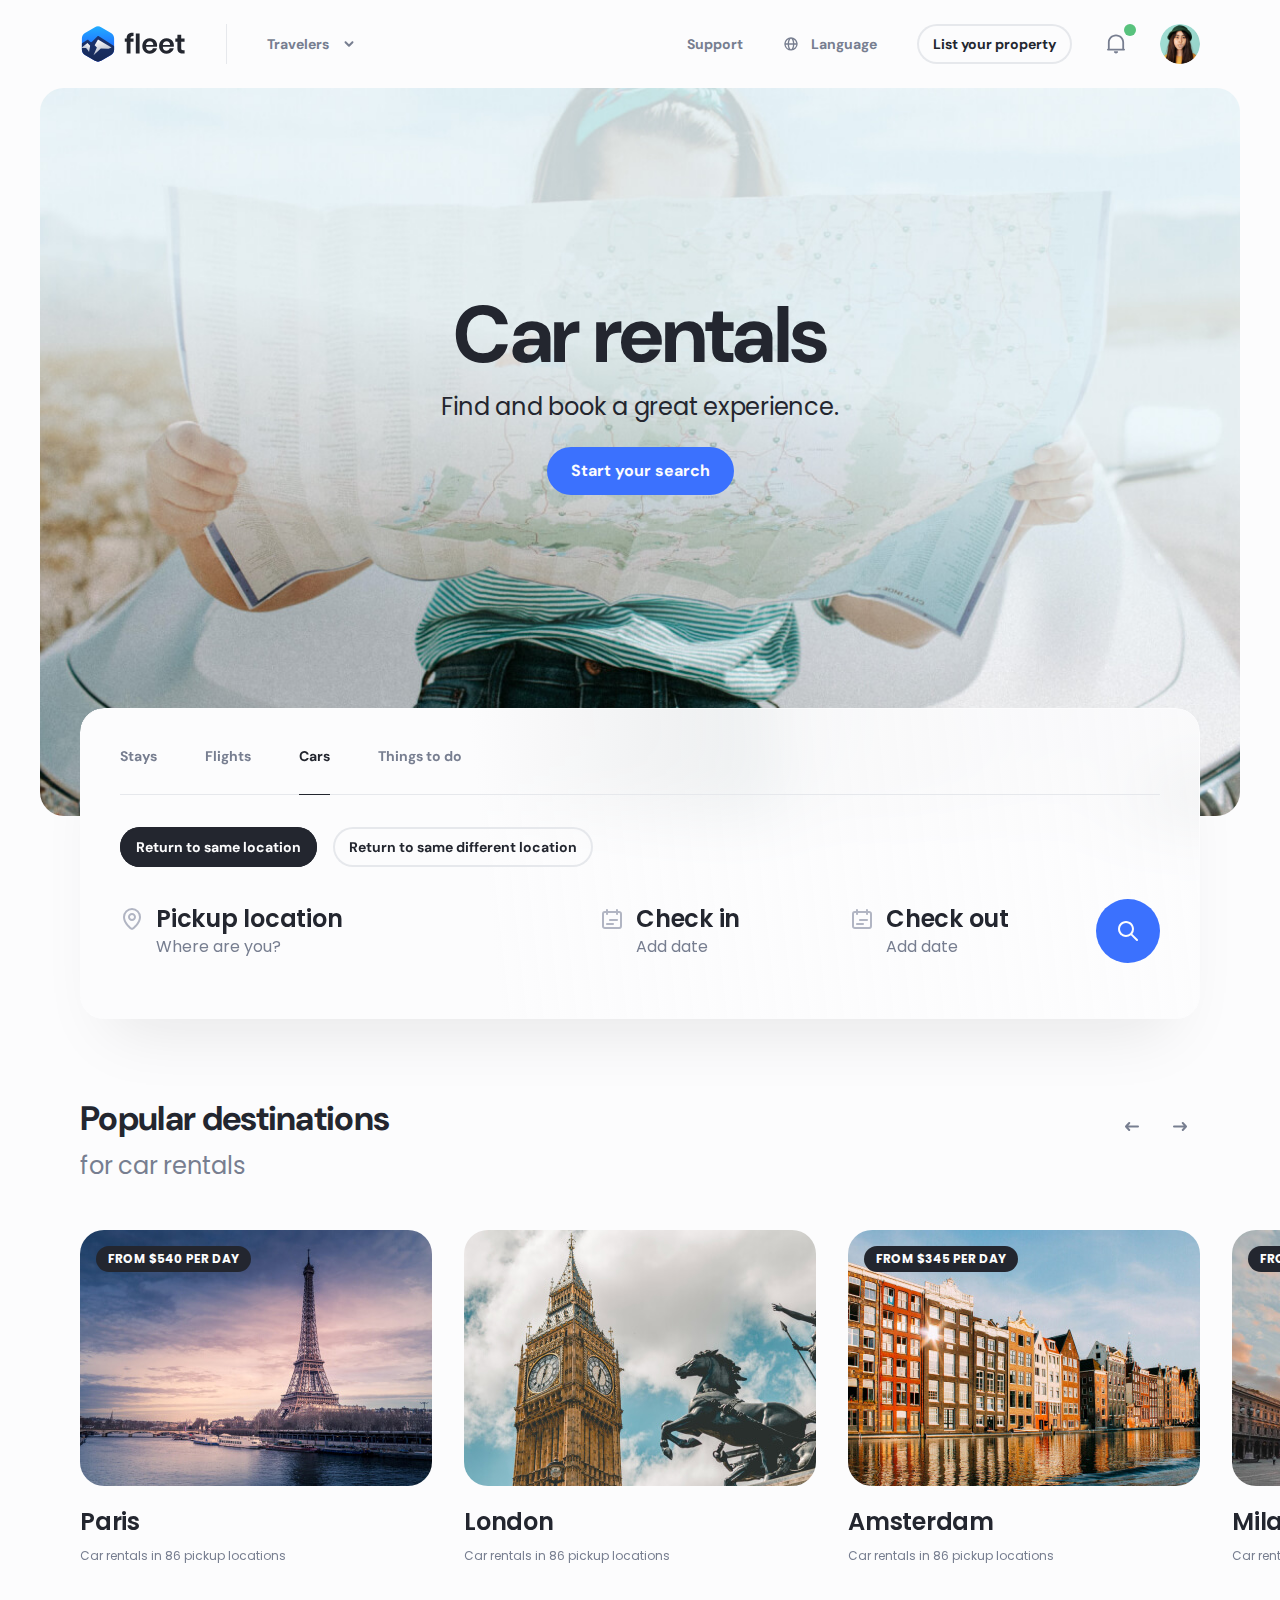
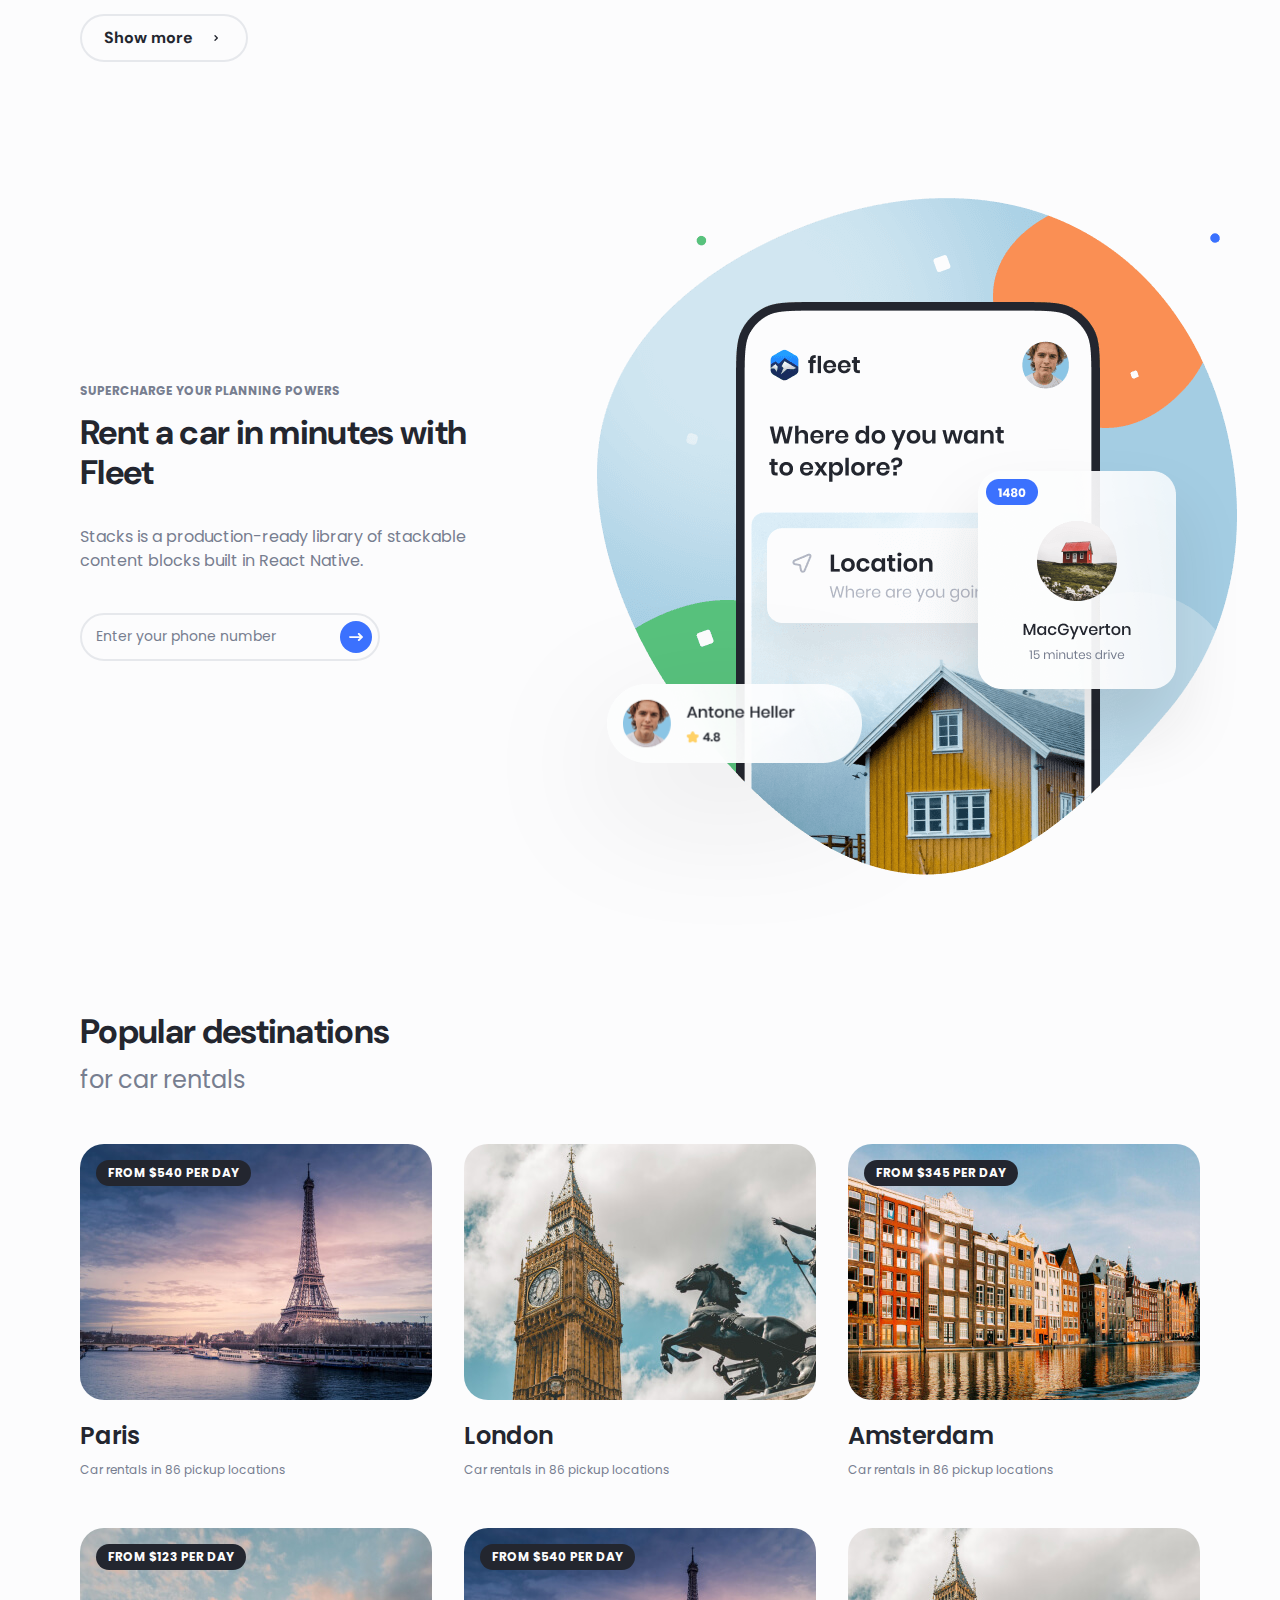
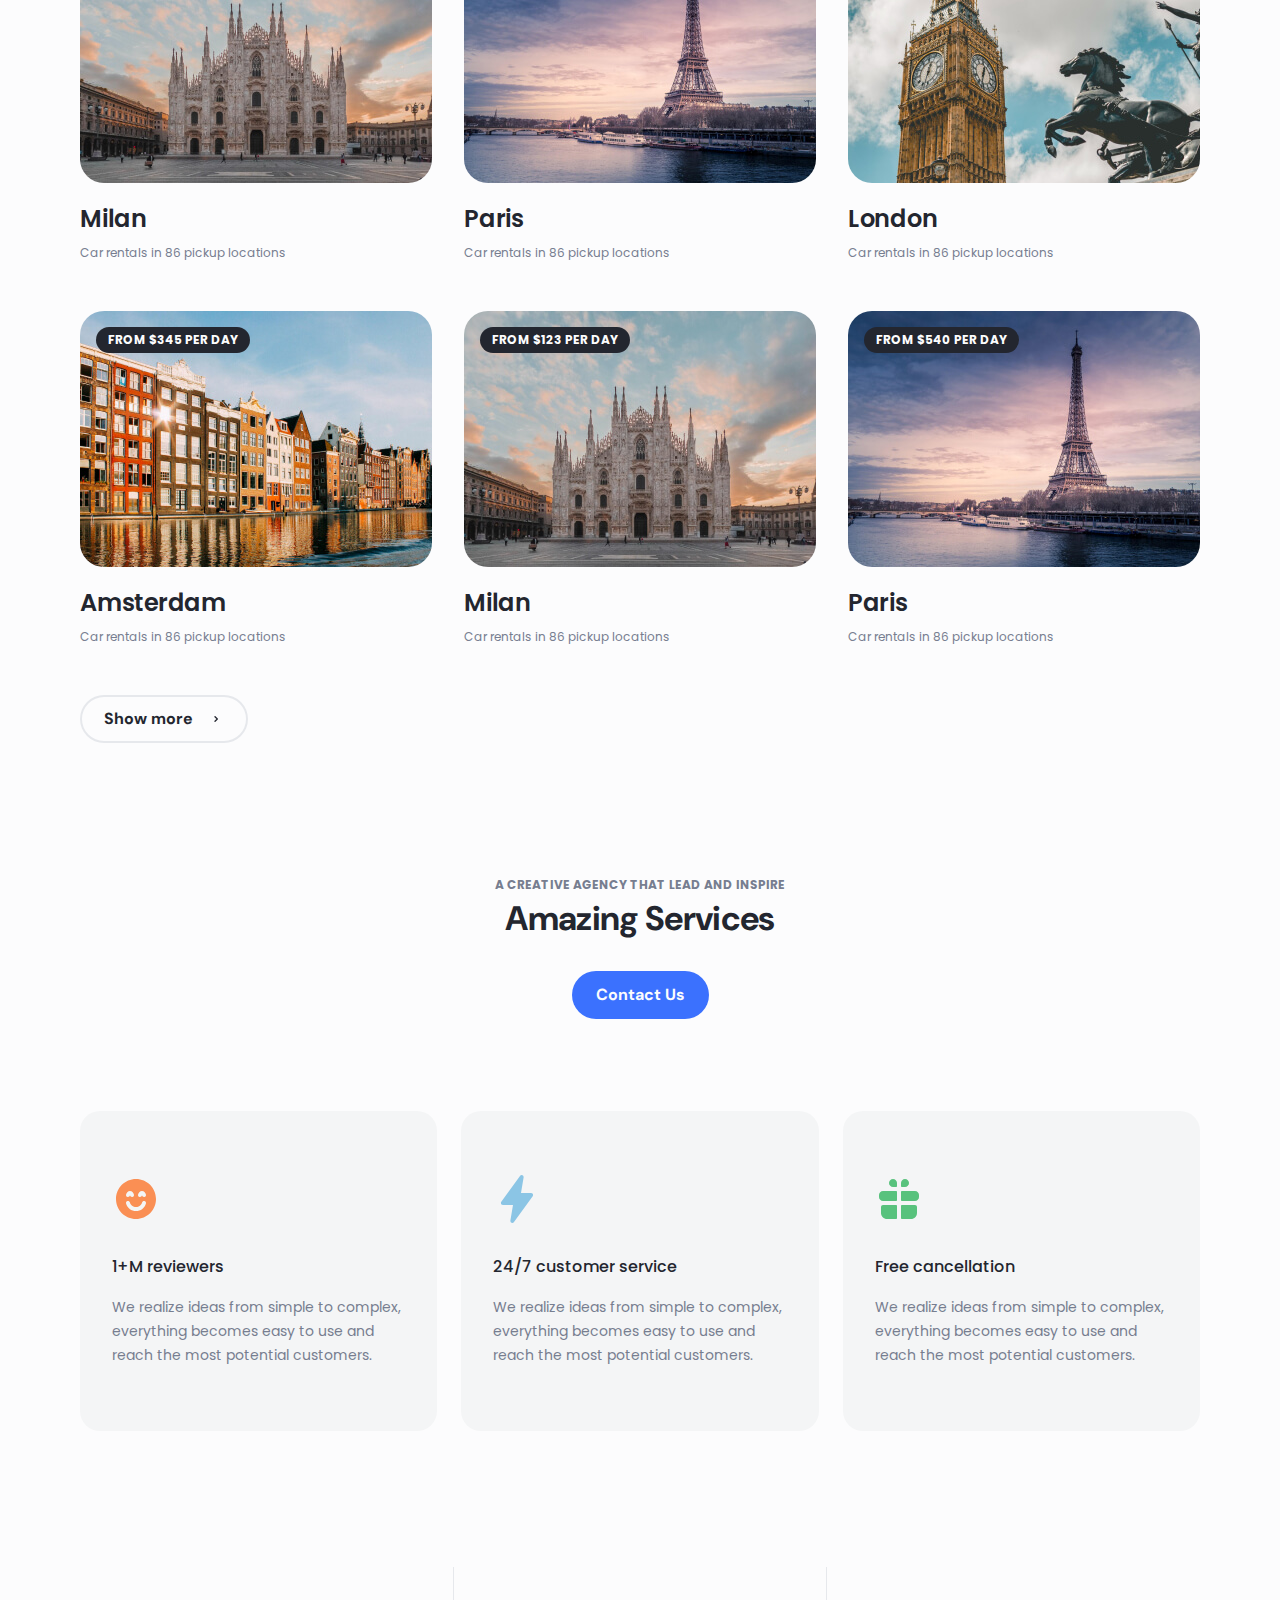
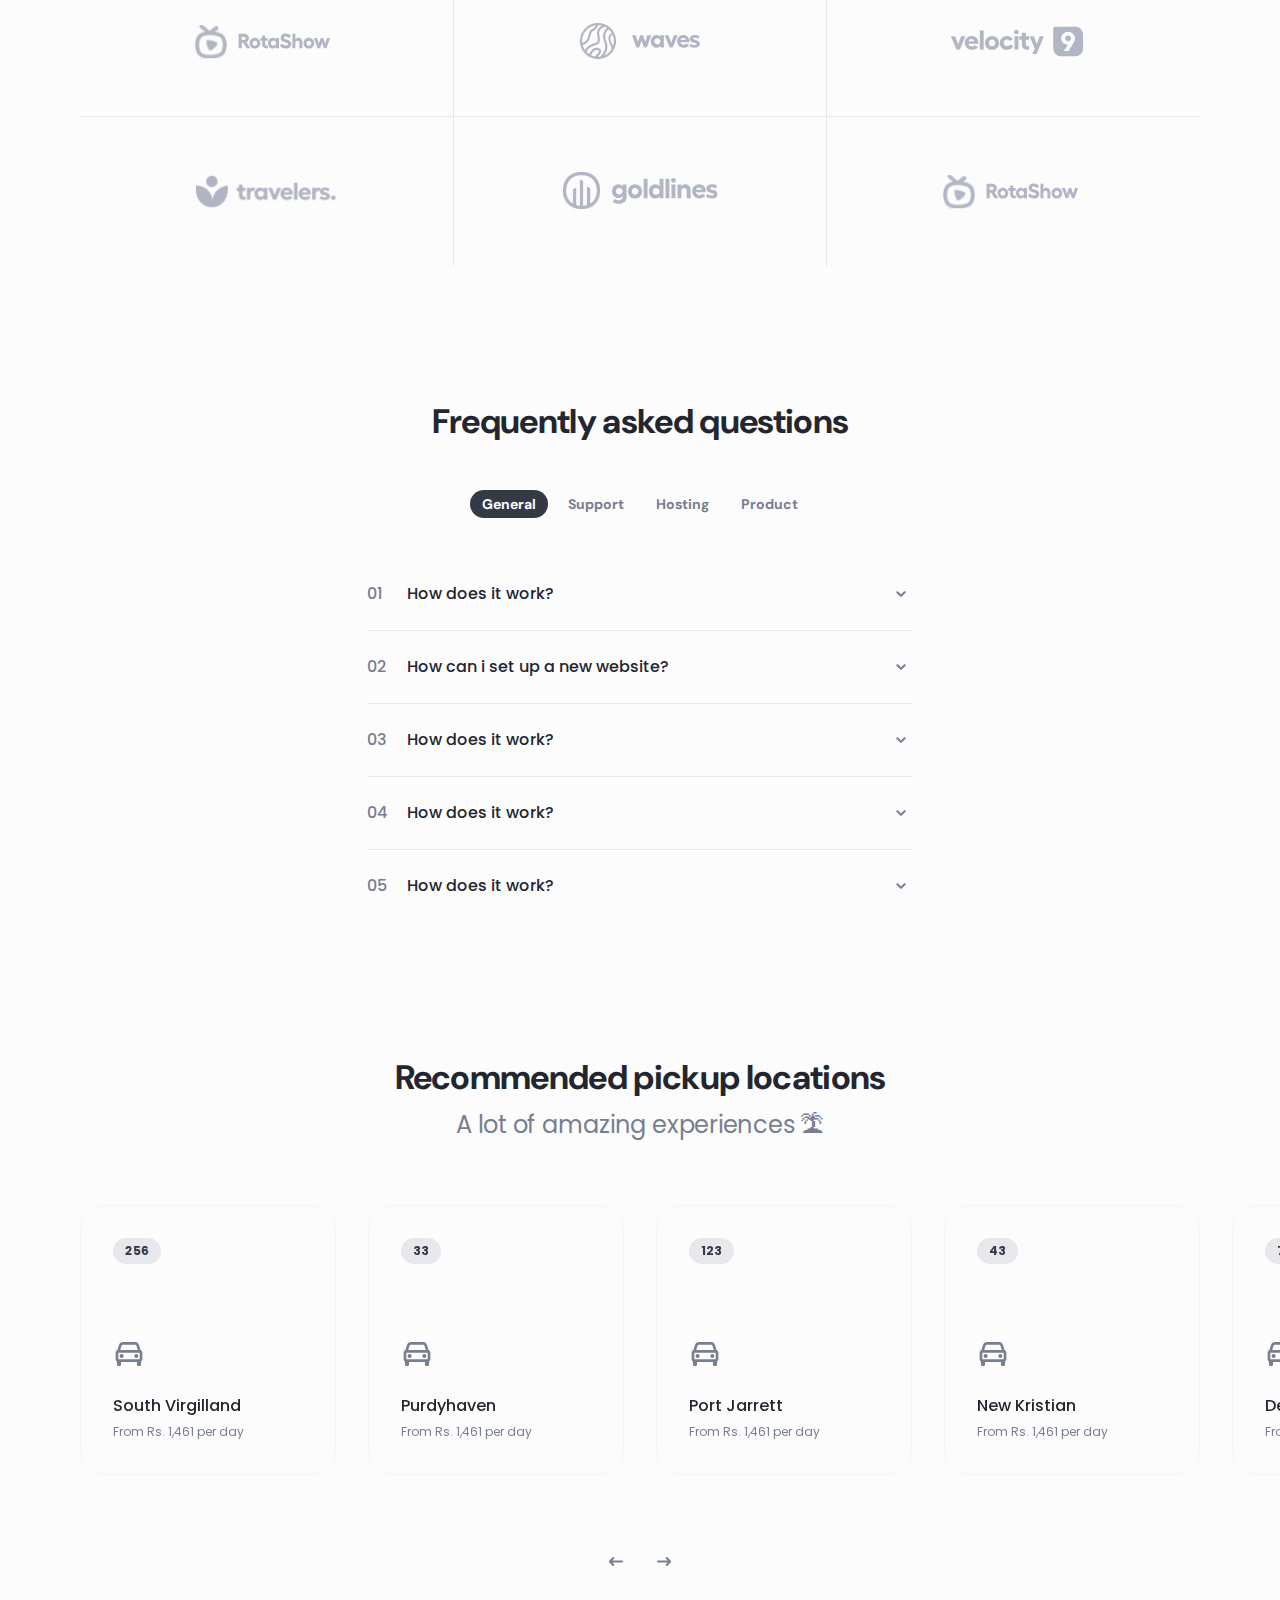
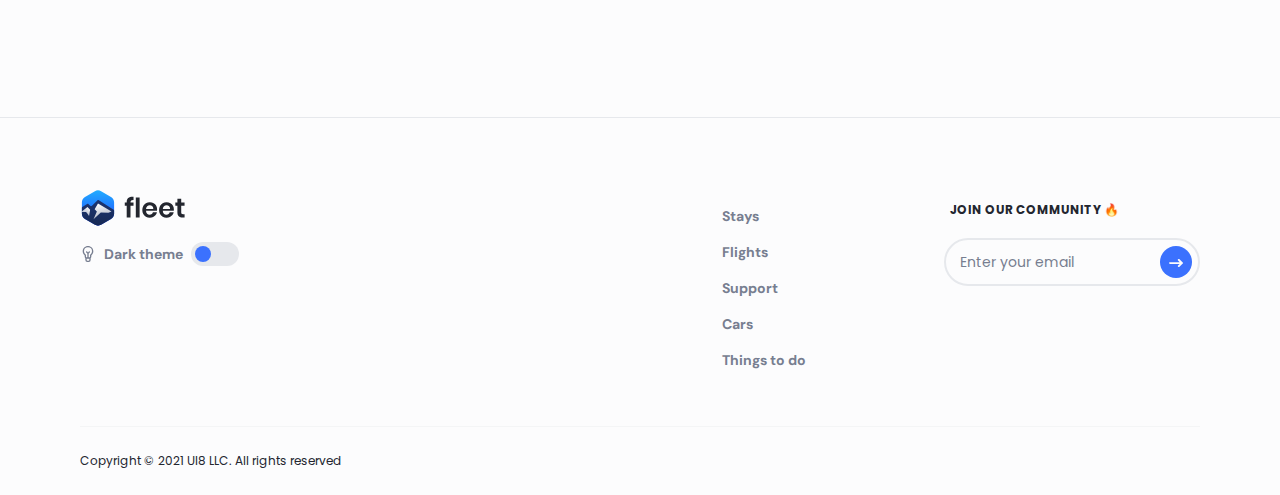
<file: cars.html>
<!DOCTYPE html>
<html lang="en">
  <head>
    <meta charset="utf-8">
    <title>Fleet</title>
    <meta http-equiv="X-UA-Compatible" content="IE=Edge">
    <meta name="viewport" content="width=device-width, initial-scale=1, maximum-scale=1.0, user-scalable=no">
    <meta name="format-detection" content="telephone=no">
    <link rel="apple-touch-icon" sizes="180x180" href="img/apple-touch-icon.png">
    <link rel="icon" type="image/png" sizes="32x32" href="img/favicon-32x32.png">
    <link rel="icon" type="image/png" sizes="16x16" href="img/favicon-16x16.png">
    <link rel="manifest" href="img/site.webmanifest">
    <link rel="mask-icon" href="img/safari-pinned-tab.svg" color="#5bbad5">
    <meta name="msapplication-TileColor" content="#da532c">
    <meta name="theme-color" content="#ffffff">
    <meta name="description" content="Epic Travel Shopping Design Kit">
    <meta name="twitter:card" content="summary">
    <meta name="twitter:site" content="@ui8">
    <meta name="twitter:title" content="Fleet – Travel Shopping UI Kit">
    <meta name="twitter:description" content="Epic Travel Shopping Design Kit">
    <meta name="twitter:creator" content="@ui8">
    <meta name="twitter:image" content="https://ui8-fleet-html.herokuapp.com/img/twitter-card.jpg">
    <meta property="og:title" content="Fleet – Travel Shopping UI Kit">
    <meta property="og:type" content="Article">
    <meta property="og:url" content="https://ui8.net/ui8/products/fleet--travel-shopping-ui-design-kit">
    <meta property="og:image" content="https://ui8-fleet-html.herokuapp.com/img/fb-og-image.jpg">
    <meta property="og:description" content="Epic Travel Shopping Design Kit">
    <meta property="og:site_name" content="Fleet – Travel Shopping UI Kit">
    <meta property="fb:admins" content="132951670226590">
    <link rel="preconnect" href="https://fonts.gstatic.com">
    <link href="https://fonts.googleapis.com/css2?family=DM+Sans:wght@700&amp;family=Poppins:wght@400;500;600;700&amp;display=swap" rel="stylesheet">
    <link rel="stylesheet" media="all" href="css/app.min.css">
    <script>
      var viewportmeta = document.querySelector('meta[name="viewport"]');
      if (viewportmeta) {
        if (screen.width < 375) {
          var newScale = screen.width / 375;
          viewportmeta.content = 'width=375, minimum-scale=' + newScale + ', maximum-scale=1.0, user-scalable=no, initial-scale=' + newScale + '';
        } else {
          viewportmeta.content = 'width=device-width, maximum-scale=1.0, initial-scale=1.0';
        }
      }
    </script>
  </head>
  <body>
    <script>
      console.log(localStorage.getItem('darkMode'));
      if (localStorage.getItem('darkMode') === "on") {
        document.body.classList.add("dark");
        document.addEventListener("DOMContentLoaded", function() {
          document.querySelector('.js-theme input').checked = true;
        });
      }
    </script>
    <!-- outer-->
    <div class="outer">
      <!-- header-->
      <header class="header js-header">
        <div class="header__center center"><a class="header__logo" href="index.html"><img class="some-icon" src="img/logo-dark.svg" alt="Fleet"><img class="some-icon-dark" src="img/logo-light.svg" alt="Fleet"></a>
          <div class="header__wrapper js-header-wrapper">
            <div class="header__item header__item_dropdown js-header-item">
              <button class="header__head js-header-head">Travelers
                <svg class="icon icon-arrow-down">
                  <use xlink:href="#icon-arrow-down"></use>
                </svg>
              </button>
              <div class="header__body js-header-body">
                <div class="header__menu"><a class="header__link" href="index.html">
                    <svg class="icon icon-comment">
                      <use xlink:href="#icon-comment"></use>
                    </svg>Stays</a><a class="header__link" href="flights.html">
                    <svg class="icon icon-email">
                      <use xlink:href="#icon-email"></use>
                    </svg>Flights</a><a class="header__link" href="things-to-do.html">
                    <svg class="icon icon-home">
                      <use xlink:href="#icon-home"></use>
                    </svg>Things to do</a><a class="header__link active" href="cars.html">
                    <svg class="icon icon-email">
                      <use xlink:href="#icon-email"></use>
                    </svg>Cars</a></div>
              </div>
            </div><a class="header__item" href="support.html">Support</a>
            <div class="header__item header__item_language js-header-item">
              <button class="header__head js-header-head">
                <svg class="icon icon-globe">
                  <use xlink:href="#icon-globe"></use>
                </svg>Language
              </button>
              <div class="header__body js-header-body">
                <div class="header__list"><a class="header__box active" href="#">
                    <div class="header__category">English</div>
                    <div class="header__country">United States</div></a><a class="header__box" href="#">
                    <div class="header__category">Vietnamese</div>
                    <div class="header__country">Vietnamese</div></a><a class="header__box" href="#">
                    <div class="header__category">Français</div>
                    <div class="header__country">Belgique</div></a><a class="header__box" href="#">
                    <div class="header__category">Français</div>
                    <div class="header__country">Canada</div></a></div>
              </div>
            </div><a class="button button-stroke button-small header__button" href="list-your-property.html">List your property</a>
          </div>
          <div class="header__item header__item_notification js-header-item">
            <button class="header__head js-header-head active">
              <svg class="icon icon-notification">
                <use xlink:href="#icon-notification"></use>
              </svg>
            </button>
            <div class="header__body js-header-body">
              <div class="header__title">Notification</div>
              <div class="header__notifications"><a class="header__notification" href="message-center.html">
                  <div class="header__avatar"><img src="img/content/avatar-1.jpg" alt="Avatar"></div>
                  <div class="header__details">
                    <div class="header__subtitle">Kohaku Tora</div>
                    <div class="header__content">just sent you a message</div>
                    <div class="header__date">1 minute ago</div>
                    <div class="header__status" style="background-color: #3B71FE;"></div>
                  </div></a><a class="header__notification" href="message-center.html">
                  <div class="header__avatar"><img src="img/content/avatar-1.jpg" alt="Avatar"></div>
                  <div class="header__details">
                    <div class="header__subtitle">Kohaku Tora</div>
                    <div class="header__content">just sent you a message</div>
                    <div class="header__date">3 hours ago</div>
                    <div class="header__status" style="background-color: #3B71FE;"></div>
                  </div></a></div>
            </div>
          </div><a class="header__login js-popup-open" href="#popup-login" data-effect="mfp-zoom-in">
            <svg class="icon icon-user">
              <use xlink:href="#icon-user"></use>
            </svg></a>
          <div class="header__item header__item_user js-header-item">
            <button class="header__head js-header-head"><img src="img/content/avatar-2.jpg" alt="Avatar"></button>
            <div class="header__body js-header-body">
              <div class="header__group">
                <div class="header__menu"><a class="header__link" href="message-center.html">
                    <svg class="icon icon-comment">
                      <use xlink:href="#icon-comment"></use>
                    </svg>Messages</a><a class="header__link" href="bookings-list.html">
                    <svg class="icon icon-home">
                      <use xlink:href="#icon-home"></use>
                    </svg>Bookings</a><a class="header__link" href="wishlists.html">
                    <svg class="icon icon-email">
                      <use xlink:href="#icon-email"></use>
                    </svg>Wishlists</a></div>
                <div class="header__menu"><a class="header__link" href="list-your-property.html">
                    <svg class="icon icon-building">
                      <use xlink:href="#icon-building"></use>
                    </svg>List your property</a><a class="header__link" href="host-an-experience.html">
                    <svg class="icon icon-flag">
                      <use xlink:href="#icon-flag"></use>
                    </svg>Host an experience</a></div>
              </div>
              <div class="header__btns"><a class="button button-small header__button" href="account-setting.html">Account</a>
                <button class="button-stroke button-small header__button">Log out</button>
              </div>
            </div>
          </div>
          <button class="header__burger js-header-burger"></button>
        </div>
      </header>
      <!-- outer content-->
      <div class="outer__inner">
        <div class="section-mb80 main main_cars">
          <div class="main__center center">
            <div class="main__preview">
              <picture>
                <source media="(max-width: 767px)" srcSet="img/content/main-pic-mobile-4.jpg"><img src="img/content/main-pic-4.jpg" alt="Main">
              </picture>
              <div class="main__wrap">
                <h1 class="main__title hero">Car rentals </h1>
                <div class="main__info info">Find and book a great experience.</div><a class="button main__button" href="cars-category.html">Start your search</a>
              </div>
            </div>
            <div class="panel panel_cars">
              <div class="panel__background"></div>
              <div class="panel__nav"><a class="panel__link" href="index.html">Stays</a><a class="panel__link" href="flights.html">Flights</a><a class="panel__link active" href="cars.html">Cars</a><a class="panel__link" href="things-to-do.html">Things to do</a></div>
              <div class="panel__controls">
                <button class="button-stroke button-small panel__button active">Return to same location</button>
                <button class="button-stroke button-small panel__button">Return to same different location</button>
              </div>
              <div class="panel__body">
                <div class="panel__row">
                  <div class="location js-location">
                    <div class="location__head js-location-head">
                      <div class="location__icon">
                        <svg class="icon icon-marker">
                          <use xlink:href="#icon-marker"></use>
                        </svg>
                      </div>
                      <input class="location__input js-location-input" type="text" name="location" autocomplete="off" placeholder="Pickup location"/>
                      <div class="location__description">Where are you?</div>
                      <button class="location__clear js-location-clear">
                        <svg class="icon icon-close-circle">
                          <use xlink:href="#icon-close-circle"></use>
                        </svg>
                      </button>
                    </div>
                    <div class="location__body js-location-body">
                      <div class="location__list"><a class="location__item js-location-item" href="#">New York, NY</a><a class="location__item js-location-item" href="#">New York, Manhattan</a><a class="location__item js-location-item" href="#">New Zealand</a><a class="location__item js-location-item" href="#">New Smyrna Beach, FL</a><a class="location__item js-location-item" href="#">Newark, NJ</a></div>
                    </div>
                  </div>
                  <div class="datepicker js-date-range" data-format="ddd, MMM DD" data-container=".datepicker">
                    <div class="datepicker__list">
                      <div class="datepicker__item">
                        <input class="datepicker__input js-date-from" type="text" placeholder="Check in" readonly="readonly"/>
                        <div class="datepicker__icon">
                          <svg class="icon icon-calendar">
                            <use xlink:href="#icon-calendar"></use>
                          </svg>
                        </div>
                        <div class="datepicker__description">Add date</div>
                      </div>
                      <div class="datepicker__item">
                        <input class="datepicker__input js-date-to" type="text" placeholder="Check out" readonly="readonly"/>
                        <div class="datepicker__icon">
                          <svg class="icon icon-calendar">
                            <use xlink:href="#icon-calendar"></use>
                          </svg>
                        </div>
                        <div class="datepicker__description">Add date</div>
                      </div>
                    </div>
                  </div><a class="panel__search" href="cars-category.html">
                    <svg class="icon icon-search">
                      <use xlink:href="#icon-search"></use>
                    </svg><span>Search</span></a>
                </div>
              </div>
            </div>
          </div>
        </div>
        <div class="section destinations">
          <div class="destinations__center center">
            <div class="destinations__inner">
              <div class="destinations__head">
                <h2 class="destinations__title h2">Popular destinations</h2>
                <div class="destinations__info info">for car rentals</div>
              </div>
              <div class="destinations__wrapper">
                <div class="destinations__slider js-slider-destinations"><a class="destinations__item" href="cars-category.html">
                                      <div class="destinations__preview"><img srcSet="img/content/city-pic-1@2x.jpg 2x" src="img/content/city-pic-1.jpg" alt="City">
                                        <div class="status-black destinations__category">from $540 per day</div>
                                      </div>
                                      <div class="destinations__subtitle">Paris</div>
                                      <div class="destinations__content">Car rentals in 86 pickup locations</div></a><a class="destinations__item" href="cars-category.html">
                                      <div class="destinations__preview"><img srcSet="img/content/city-pic-2@2x.jpg 2x" src="img/content/city-pic-2.jpg" alt="City">
                                      </div>
                                      <div class="destinations__subtitle">London</div>
                                      <div class="destinations__content">Car rentals in 86 pickup locations</div></a><a class="destinations__item" href="cars-category.html">
                                      <div class="destinations__preview"><img srcSet="img/content/city-pic-3@2x.jpg 2x" src="img/content/city-pic-3.jpg" alt="City">
                                        <div class="status-black destinations__category">from $345 per day</div>
                                      </div>
                                      <div class="destinations__subtitle">Amsterdam</div>
                                      <div class="destinations__content">Car rentals in 86 pickup locations</div></a><a class="destinations__item" href="cars-category.html">
                                      <div class="destinations__preview"><img srcSet="img/content/city-pic-4@2x.jpg 2x" src="img/content/city-pic-4.jpg" alt="City">
                                        <div class="status-black destinations__category">from $123 per day</div>
                                      </div>
                                      <div class="destinations__subtitle">Milan</div>
                                      <div class="destinations__content">Car rentals in 86 pickup locations</div></a><a class="destinations__item" href="cars-category.html">
                                      <div class="destinations__preview"><img srcSet="img/content/city-pic-1@2x.jpg 2x" src="img/content/city-pic-1.jpg" alt="City">
                                        <div class="status-black destinations__category">from $540 per day</div>
                                      </div>
                                      <div class="destinations__subtitle">Paris</div>
                                      <div class="destinations__content">Car rentals in 86 pickup locations</div></a><a class="destinations__item" href="cars-category.html">
                                      <div class="destinations__preview"><img srcSet="img/content/city-pic-2@2x.jpg 2x" src="img/content/city-pic-2.jpg" alt="City">
                                      </div>
                                      <div class="destinations__subtitle">London</div>
                                      <div class="destinations__content">Car rentals in 86 pickup locations</div></a><a class="destinations__item" href="cars-category.html">
                                      <div class="destinations__preview"><img srcSet="img/content/city-pic-3@2x.jpg 2x" src="img/content/city-pic-3.jpg" alt="City">
                                        <div class="status-black destinations__category">from $345 per day</div>
                                      </div>
                                      <div class="destinations__subtitle">Amsterdam</div>
                                      <div class="destinations__content">Car rentals in 86 pickup locations</div></a>
                </div>
              </div>
              <button class="button-stroke destinations__button"><span>Show more</span>
                <svg class="icon icon-arrow-right">
                  <use xlink:href="#icon-arrow-right"></use>
                </svg>
              </button>
            </div>
          </div>
        </div>
        <div class="section-mb64 planning">
          <div class="planning__center center">
            <div class="planning__wrap">
              <div class="stage">supercharge your planning powers</div>
              <h2 class="planning__title h2">Rent a car in minutes with Fleet</h2>
              <div class="planning__info">Stacks is a production-ready library of stackable content blocks built in React Native.</div>
              <form class="subscription">
                <input class="subscription__input" type="tel" name="phone" placeholder="Enter your phone number" required="required"/>
                <button class="subscription__btn">
                  <svg class="icon icon-arrow-next">
                    <use xlink:href="#icon-arrow-next"></use>
                  </svg>
                </button>
              </form>
            </div>
            <div class="planning__gallery">
              <div class="planning__preview"><img class="some-icon" srcSet="img/content/planning-pic-1@2x.png 2x" src="img/content/planning-pic-1.png" alt="Planning"><img class="some-icon-dark" srcSet="img/content/planning-pic-dark-1@2x.png 2x" src="img/content/planning-pic-dark-1.png" alt="Planning"></div>
              <div class="planning__preview"><img class="some-icon" srcSet="img/content/planning-pic-2@2x.png 2x" src="img/content/planning-pic-2.png" alt="Planning"><img class="some-icon-dark" srcSet="img/content/planning-pic-dark-2@2x.png 2x" src="img/content/planning-pic-dark-2.png" alt="Planning"></div>
              <div class="planning__preview"><img class="some-icon" srcSet="img/content/planning-pic-3@2x.png 2x" src="img/content/planning-pic-3.png" alt="Planning"><img class="some-icon-dark" srcSet="img/content/planning-pic-dark-3@2x.png 2x" src="img/content/planning-pic-dark-3.png" alt="Planning"></div>
            </div>
          </div>
        </div>
        <div class="section destinations">
          <div class="destinations__center center">
            <div class="destinations__head">
              <h2 class="destinations__title h2">Popular destinations</h2>
              <div class="destinations__info info">for car rentals</div>
            </div>
            <div class="destinations__list"><a class="destinations__item" href="cars-category.html">
                                  <div class="destinations__preview"><img srcSet="img/content/city-pic-1@2x.jpg 2x" src="img/content/city-pic-1.jpg" alt="City">
                                    <div class="status-black destinations__category">from $540 per day</div>
                                  </div>
                                  <div class="destinations__subtitle">Paris</div>
                                  <div class="destinations__content">Car rentals in 86 pickup locations</div></a><a class="destinations__item" href="cars-category.html">
                                  <div class="destinations__preview"><img srcSet="img/content/city-pic-2@2x.jpg 2x" src="img/content/city-pic-2.jpg" alt="City">
                                  </div>
                                  <div class="destinations__subtitle">London</div>
                                  <div class="destinations__content">Car rentals in 86 pickup locations</div></a><a class="destinations__item" href="cars-category.html">
                                  <div class="destinations__preview"><img srcSet="img/content/city-pic-3@2x.jpg 2x" src="img/content/city-pic-3.jpg" alt="City">
                                    <div class="status-black destinations__category">from $345 per day</div>
                                  </div>
                                  <div class="destinations__subtitle">Amsterdam</div>
                                  <div class="destinations__content">Car rentals in 86 pickup locations</div></a><a class="destinations__item" href="cars-category.html">
                                  <div class="destinations__preview"><img srcSet="img/content/city-pic-4@2x.jpg 2x" src="img/content/city-pic-4.jpg" alt="City">
                                    <div class="status-black destinations__category">from $123 per day</div>
                                  </div>
                                  <div class="destinations__subtitle">Milan</div>
                                  <div class="destinations__content">Car rentals in 86 pickup locations</div></a><a class="destinations__item" href="cars-category.html">
                                  <div class="destinations__preview"><img srcSet="img/content/city-pic-1@2x.jpg 2x" src="img/content/city-pic-1.jpg" alt="City">
                                    <div class="status-black destinations__category">from $540 per day</div>
                                  </div>
                                  <div class="destinations__subtitle">Paris</div>
                                  <div class="destinations__content">Car rentals in 86 pickup locations</div></a><a class="destinations__item" href="cars-category.html">
                                  <div class="destinations__preview"><img srcSet="img/content/city-pic-2@2x.jpg 2x" src="img/content/city-pic-2.jpg" alt="City">
                                  </div>
                                  <div class="destinations__subtitle">London</div>
                                  <div class="destinations__content">Car rentals in 86 pickup locations</div></a><a class="destinations__item" href="cars-category.html">
                                  <div class="destinations__preview"><img srcSet="img/content/city-pic-3@2x.jpg 2x" src="img/content/city-pic-3.jpg" alt="City">
                                    <div class="status-black destinations__category">from $345 per day</div>
                                  </div>
                                  <div class="destinations__subtitle">Amsterdam</div>
                                  <div class="destinations__content">Car rentals in 86 pickup locations</div></a><a class="destinations__item" href="cars-category.html">
                                  <div class="destinations__preview"><img srcSet="img/content/city-pic-4@2x.jpg 2x" src="img/content/city-pic-4.jpg" alt="City">
                                    <div class="status-black destinations__category">from $123 per day</div>
                                  </div>
                                  <div class="destinations__subtitle">Milan</div>
                                  <div class="destinations__content">Car rentals in 86 pickup locations</div></a><a class="destinations__item" href="cars-category.html">
                                  <div class="destinations__preview"><img srcSet="img/content/city-pic-1@2x.jpg 2x" src="img/content/city-pic-1.jpg" alt="City">
                                    <div class="status-black destinations__category">from $540 per day</div>
                                  </div>
                                  <div class="destinations__subtitle">Paris</div>
                                  <div class="destinations__content">Car rentals in 86 pickup locations</div></a>
            </div>
            <button class="button-stroke destinations__button"><span>Show more</span>
              <svg class="icon icon-arrow-right">
                <use xlink:href="#icon-arrow-right"></use>
              </svg>
            </button>
          </div>
        </div>
        <div class="section services">
          <div class="services__center center">
            <div class="services__head">
              <div class="stage">A creative agency that lead and inspire</div>
              <h2 class="services__title h2">Amazing Services</h2>
              <button class="button services__button">Contact Us</button>
            </div>
            <div class="services__list">
              <div class="services__item">
                <div class="services__icon"><img src="img/content/smile.svg" alt="Service"></div>
                <div class="services__subtitle">1+M reviewers</div>
                <div class="services__content">We realize ideas from simple to complex, everything becomes easy to use and reach the most potential customers.</div>
              </div>
              <div class="services__item">
                <div class="services__icon"><img src="img/content/lightning.svg" alt="Service"></div>
                <div class="services__subtitle">24/7 customer service</div>
                <div class="services__content">We realize ideas from simple to complex, everything becomes easy to use and reach the most potential customers.</div>
              </div>
              <div class="services__item">
                <div class="services__icon"><img src="img/content/gift.svg" alt="Service"></div>
                <div class="services__subtitle">Free cancellation</div>
                <div class="services__content">We realize ideas from simple to complex, everything becomes easy to use and reach the most potential customers.</div>
              </div>
            </div>
          </div>
        </div>
        <div class="section brands">
          <div class="brands__center center">
            <div class="brands__wrap">
              <div class="brands__list">
                <div class="brands__item"><img src="img/content/rotashow.svg" alt="Brand"></div>
                <div class="brands__item"><img src="img/content/waves.png" alt="Brand"></div>
                <div class="brands__item"><img src="img/content/velocity9.svg" alt="Brand"></div>
                <div class="brands__item"><img src="img/content/travelers.png" alt="Brand"></div>
                <div class="brands__item"><img src="img/content/goldlines.svg" alt="Brand"></div>
                <div class="brands__item"><img src="img/content/rotashow.svg" alt="Brand"></div>
              </div>
            </div>
          </div>
        </div>
        <div class="section faq1 js-tabs">
          <div class="faq1__center center">
            <div class="faq1__top">
              <h2 class="faq1__title h2">Frequently asked questions</h2>
              <div class="nav"><a class="nav__link active" href="#">General</a><a class="nav__link" href="#">Support</a><a class="nav__link" href="#">Hosting</a><a class="nav__link" href="#">Product</a></div>
              <select class="select">
                <option>General</option>
                <option>Support</option>
                <option>Hosting</option>
                <option>Product</option>
              </select>
            </div>
            <div class="faq1__list">
              <div class="faq1__item">
                <div class="faq1__head">
                  <div class="faq1__number">01</div>
                  <div class="faq1__subtitle">How does it work?</div>
                  <div class="faq1__arrow">
                    <svg class="icon icon-arrow-bottom">
                      <use xlink:href="#icon-arrow-bottom"></use>
                    </svg>
                  </div>
                </div>
                <div class="faq1__body">The Stacks series of products: Stacks: Landing Page Kit, Stacks: Portfolio Kit,  Stacks: eCommerce Kit. "Stacks is a production-ready library of stackable content blocks built in React Native. Mix-and-match dozens of responsive elements to quickly configure your favorite landing page layouts or hit the ground running with 10 pre-built templates, all in light or dark mode." </div>
              </div>
              <div class="faq1__item">
                <div class="faq1__head">
                  <div class="faq1__number">02</div>
                  <div class="faq1__subtitle">How can i set up a new website?</div>
                  <div class="faq1__arrow">
                    <svg class="icon icon-arrow-bottom">
                      <use xlink:href="#icon-arrow-bottom"></use>
                    </svg>
                  </div>
                </div>
                <div class="faq1__body">The Stacks series of products: Stacks: Landing Page Kit, Stacks: Portfolio Kit,  Stacks: eCommerce Kit. "Stacks is a production-ready library of stackable content blocks built in React Native. Mix-and-match dozens of responsive elements to quickly configure your favorite landing page layouts or hit the ground running with 10 pre-built templates, all in light or dark mode." </div>
              </div>
              <div class="faq1__item">
                <div class="faq1__head">
                  <div class="faq1__number">03</div>
                  <div class="faq1__subtitle">How does it work?</div>
                  <div class="faq1__arrow">
                    <svg class="icon icon-arrow-bottom">
                      <use xlink:href="#icon-arrow-bottom"></use>
                    </svg>
                  </div>
                </div>
                <div class="faq1__body">The Stacks series of products: Stacks: Landing Page Kit, Stacks: Portfolio Kit,  Stacks: eCommerce Kit. "Stacks is a production-ready library of stackable content blocks built in React Native. Mix-and-match dozens of responsive elements to quickly configure your favorite landing page layouts or hit the ground running with 10 pre-built templates, all in light or dark mode." </div>
              </div>
              <div class="faq1__item">
                <div class="faq1__head">
                  <div class="faq1__number">04</div>
                  <div class="faq1__subtitle">How does it work?</div>
                  <div class="faq1__arrow">
                    <svg class="icon icon-arrow-bottom">
                      <use xlink:href="#icon-arrow-bottom"></use>
                    </svg>
                  </div>
                </div>
                <div class="faq1__body">The Stacks series of products: Stacks: Landing Page Kit, Stacks: Portfolio Kit,  Stacks: eCommerce Kit. "Stacks is a production-ready library of stackable content blocks built in React Native. Mix-and-match dozens of responsive elements to quickly configure your favorite landing page layouts or hit the ground running with 10 pre-built templates, all in light or dark mode." </div>
              </div>
              <div class="faq1__item">
                <div class="faq1__head">
                  <div class="faq1__number">05</div>
                  <div class="faq1__subtitle">How does it work?</div>
                  <div class="faq1__arrow">
                    <svg class="icon icon-arrow-bottom">
                      <use xlink:href="#icon-arrow-bottom"></use>
                    </svg>
                  </div>
                </div>
                <div class="faq1__body">The Stacks series of products: Stacks: Landing Page Kit, Stacks: Portfolio Kit,  Stacks: eCommerce Kit. "Stacks is a production-ready library of stackable content blocks built in React Native. Mix-and-match dozens of responsive elements to quickly configure your favorite landing page layouts or hit the ground running with 10 pre-built templates, all in light or dark mode." </div>
              </div>
            </div>
          </div>
        </div>
        <div class="section categories">
          <div class="categories__center center">
            <div class="categories__inner">
              <div class="categories__head">
                <h2 class="categories__title h2">Recommended pickup locations</h2>
                <div class="categories__info info">A lot of amazing experiences 🏝</div>
              </div>
              <div class="categories__wrapper">
                <div class="categories__slider js-slider-categories"><a class="categories__item" href="cars-category-2.html">
                                      <div class="status categories__counter">256</div>
                                      <div class="categories__icon">
                                        <svg class="icon icon-car">
                                          <use xlink:href="#icon-car"></use>
                                        </svg>
                                      </div>
                                      <div class="categories__subtitle">South Virgilland</div>
                                      <div class="categories__content">From Rs. 1,461 per day</div></a><a class="categories__item" href="cars-category-2.html">
                                      <div class="status categories__counter">33</div>
                                      <div class="categories__icon">
                                        <svg class="icon icon-car">
                                          <use xlink:href="#icon-car"></use>
                                        </svg>
                                      </div>
                                      <div class="categories__subtitle">Purdyhaven</div>
                                      <div class="categories__content">From Rs. 1,461 per day</div></a><a class="categories__item" href="cars-category-2.html">
                                      <div class="status categories__counter">123</div>
                                      <div class="categories__icon">
                                        <svg class="icon icon-car">
                                          <use xlink:href="#icon-car"></use>
                                        </svg>
                                      </div>
                                      <div class="categories__subtitle">Port Jarrett</div>
                                      <div class="categories__content">From Rs. 1,461 per day</div></a><a class="categories__item" href="cars-category-2.html">
                                      <div class="status categories__counter">43</div>
                                      <div class="categories__icon">
                                        <svg class="icon icon-car">
                                          <use xlink:href="#icon-car"></use>
                                        </svg>
                                      </div>
                                      <div class="categories__subtitle">New Kristian</div>
                                      <div class="categories__content">From Rs. 1,461 per day</div></a><a class="categories__item" href="cars-category-2.html">
                                      <div class="status categories__counter">73</div>
                                      <div class="categories__icon">
                                        <svg class="icon icon-car">
                                          <use xlink:href="#icon-car"></use>
                                        </svg>
                                      </div>
                                      <div class="categories__subtitle">Demetrisfort</div>
                                      <div class="categories__content">From Rs. 1,461 per day</div></a><a class="categories__item" href="cars-category-2.html">
                                      <div class="status categories__counter">11</div>
                                      <div class="categories__icon">
                                        <svg class="icon icon-car">
                                          <use xlink:href="#icon-car"></use>
                                        </svg>
                                      </div>
                                      <div class="categories__subtitle">South Virgilland</div>
                                      <div class="categories__content">From Rs. 1,461 per day</div></a><a class="categories__item" href="cars-category-2.html">
                                      <div class="status categories__counter">56</div>
                                      <div class="categories__icon">
                                        <svg class="icon icon-car">
                                          <use xlink:href="#icon-car"></use>
                                        </svg>
                                      </div>
                                      <div class="categories__subtitle">Purdyhaven</div>
                                      <div class="categories__content">From Rs. 1,461 per day</div></a><a class="categories__item" href="cars-category-2.html">
                                      <div class="status categories__counter">33</div>
                                      <div class="categories__icon">
                                        <svg class="icon icon-car">
                                          <use xlink:href="#icon-car"></use>
                                        </svg>
                                      </div>
                                      <div class="categories__subtitle">Port Jarrett</div>
                                      <div class="categories__content">From Rs. 1,461 per day</div></a><a class="categories__item" href="cars-category-2.html">
                                      <div class="status categories__counter">123</div>
                                      <div class="categories__icon">
                                        <svg class="icon icon-car">
                                          <use xlink:href="#icon-car"></use>
                                        </svg>
                                      </div>
                                      <div class="categories__subtitle">New Kristian</div>
                                      <div class="categories__content">From Rs. 1,461 per day</div></a><a class="categories__item" href="cars-category-2.html">
                                      <div class="status categories__counter">43</div>
                                      <div class="categories__icon">
                                        <svg class="icon icon-car">
                                          <use xlink:href="#icon-car"></use>
                                        </svg>
                                      </div>
                                      <div class="categories__subtitle">Demetrisfort</div>
                                      <div class="categories__content">From Rs. 1,461 per day</div></a>
                </div>
              </div>
            </div>
          </div>
        </div>
      </div>
      <!-- footer-->
      <footer class="footer">
        <div class="footer__center center">
          <div class="footer__row">
            <div class="footer__col"><a class="footer__logo" href="index.html"><img class="some-icon" src="img/logo-dark.svg" alt="Fleet"><img class="some-icon-dark" src="img/logo-light.svg" alt="Fleet"></a>
              <div class="footer__theme">
                <svg class="icon icon-bulb">
                  <use xlink:href="#icon-bulb"></use>
                </svg>Dark theme
                <label class="theme js-theme">
                  <input class="theme__input" type="checkbox"/><span class="theme__inner"><span class="theme__box"></span></span>
                </label>
              </div>
            </div>
            <div class="footer__col">
              <div class="footer__menu"><a class="footer__link" href="index.html">Stays</a><a class="footer__link" href="flights.html">Flights</a><a class="footer__link" href="support.html">Support</a><a class="footer__link" href="cars.html">Cars</a><a class="footer__link" href="things-to-do.html">Things to do</a></div>
            </div>
            <div class="footer__col">
              <div class="footer__info">Join our community 🔥</div>
              <form class="subscription">
                <input class="subscription__input" type="email" name="email" placeholder="Enter your email" required="required"/>
                <button class="subscription__btn">
                  <svg class="icon icon-arrow-next">
                    <use xlink:href="#icon-arrow-next"></use>
                  </svg>
                </button>
              </form>
            </div>
          </div>
          <div class="footer__bottom">
            <div class="footer__copyright">Copyright © 2021 UI8 LLC. All rights reserved</div>
          </div>
        </div>
      </footer>
    </div>
    <div class="popup popup_login mfp-hide" id="popup-login">
      <div class="login">
        <div class="login__item">
          <div class="login__title h3">Sign up on Fleet</div>
          <div class="login__info">Use Your OpenID to Sign up</div>
          <div class="login__btns">
            <button class="button login__button">
              <svg class="icon icon-google">
                <use xlink:href="#icon-google"></use>
              </svg><span>Google</span>
            </button>
            <button class="button-black login__button">
              <svg class="icon icon-apple">
                <use xlink:href="#icon-apple"></use>
              </svg><span>Apple</span>
            </button>
          </div>
          <div class="login__note">Or continue with email</div>
          <div class="subscription">
            <input class="subscription__input" type="email" name="email" placeholder="Enter your email" required>
            <button class="subscription__btn">
              <svg class="icon icon-arrow-next">
                <use xlink:href="#icon-arrow-next"></use>
              </svg>
            </button>
          </div>
          <div class="login__foot">Already have an account? <a class="login__link" href="#">Login</a></div>
        </div>
        <div class="login__item">
          <div class="login__title h3">Sign in</div>
          <div class="login__form">
            <div class="field field_view">
              <div class="field__wrap">
                <input class="field__input" type="password" name="password" placeholder="Password" required>
                <button class="field__view">
                  <svg class="icon icon-eye">
                    <use xlink:href="#icon-eye"></use>
                  </svg>
                </button>
              </div>
            </div>
            <button class="button login__button">Login</button>
          </div>
          <div class="login__foot"><a class="login__password" href="#">Forgot password?</a></div>
        </div>
        <div class="login__item">
          <div class="login__title h3">Let’s confirm it’s really you</div>
          <div class="login__info">Help us secure your account. Please complete the verifications below</div>
          <div class="login__form">
            <div class="login__variants">
              <label class="radio">
                <input class="radio__input" type="radio" name="login" checked="checked"/><span class="radio__inner"><span class="radio__tick"></span><span class="radio__text">Get the code by text message (SM) at +1 234 567 890</span></span>
              </label>
              <label class="radio">
                <input class="radio__input" type="radio" name="login"/><span class="radio__inner"><span class="radio__tick"></span><span class="radio__text">Get the code by email at tranm••••••••••••@gm•••.com</span></span>
              </label>
            </div>
            <button class="button login__button">Continue</button>
          </div>
        </div>
        <div class="login__item">
          <div class="login__title h3">Enter your security code</div>
          <div class="login__info">We texted your code to +1 234 567 890</div>
          <div class="login__form">
            <div class="login__code">
              <div class="login__number">
                <input type="tel">
              </div>
              <div class="login__number">
                <input type="tel">
              </div>
              <div class="login__number">
                <input type="tel">
              </div>
              <div class="login__number">
                <input type="tel">
              </div>
            </div>
          </div>
        </div>
      </div>
    </div>
    <!-- scripts-->
    <script src="js/lib/jquery.min.js"></script>
    <script src="js/lib/slick.min.js"></script>
    <script src="js/lib/jquery.nice-select.min.js"></script>
    <script src="js/lib/share-buttons.js"></script>
    <script src="js/lib/jquery.fancybox.min.js"></script>
    <script src="js/lib/jquery.rateyo.min.js"></script>
    <script src="js/lib/nouislider.min.js"></script>
    <script src="js/lib/wNumb.js"></script>
    <script src="js/lib/jquery.magnific-popup.min.js"></script>
    <script src="js/lib/moment.min.js"></script>
    <script src="js/lib/jquery.daterangepicker.min.js"></script>
    <script src="js/lib/simpleParallax.min.js"></script>
    <script src="js/demo.js"></script>
    <script src="js/app.js"></script>
    <!-- svg sprite-->
    <div style="display: none"><svg width="0" height="0">
<symbol xmlns="http://www.w3.org/2000/svg" viewBox="0 0 16 16" id="icon-arrow-down">
<path d="M10.805 6.362c-.26-.26-.682-.26-.943 0L8 8.224 6.138 6.362c-.26-.26-.682-.26-.943 0s-.26.682 0 .943l2.333 2.333c.26.26.682.26.943 0l2.333-2.333c.26-.26.26-.682 0-.943z"></path>
</symbol>
<symbol xmlns="http://www.w3.org/2000/svg" viewBox="0 0 16 16" id="icon-arrow-bottom">
<path d="M15.039 3.961c-.653-.653-1.713-.653-2.366 0L8 8.634 3.327 3.961c-.653-.653-1.713-.653-2.366 0s-.653 1.713 0 2.366l5.856 5.856c.653.653 1.713.653 2.366 0l5.856-5.856c.653-.653.653-1.713 0-2.366z"></path>
</symbol>
<symbol xmlns="http://www.w3.org/2000/svg" viewBox="0 0 16 16" id="icon-arrow-left">
<path d="M12.207.521a1.78 1.78 0 0 1 0 2.514L7.242 8l4.965 4.965a1.78 1.78 0 0 1 0 2.514 1.78 1.78 0 0 1-2.514 0L3.471 9.257a1.78 1.78 0 0 1 0-2.514L9.693.521a1.78 1.78 0 0 1 2.514 0z"></path>
</symbol>
<symbol xmlns="http://www.w3.org/2000/svg" viewBox="0 0 16 16" id="icon-arrow-right">
<path d="M6.528 5.195c-.26.26-.26.682 0 .943L8.39 8 6.528 9.862c-.26.26-.26.682 0 .943s.682.26.943 0l2.333-2.333c.26-.26.26-.682 0-.943L7.471 5.195c-.26-.26-.682-.26-.943 0z"></path>
</symbol>
<symbol xmlns="http://www.w3.org/2000/svg" viewBox="0 0 16 16" id="icon-email">
<path d="M13.334 2a2 2 0 0 1 1.995 1.851l.005.149v8a2 2 0 0 1-1.851 1.995l-.149.005H2.667a2 2 0 0 1-1.995-1.851L.667 12V4a2 2 0 0 1 1.851-1.995L2.667 2h10.667zm0 1.333H2.667C2.299 3.333 2 3.632 2 4v8c0 .368.298.667.667.667h10.667c.368 0 .667-.298.667-.667V4c0-.368-.298-.667-.667-.667zm-.821 1.573c.236.283.198.703-.085.939L9.281 8.468a2 2 0 0 1-2.561 0L3.574 5.845c-.283-.236-.321-.656-.085-.939s.656-.321.939-.085l3.146 2.622c.247.206.606.206.854 0l3.146-2.622c.283-.236.703-.197.939.085z"></path>
</symbol>
<symbol xmlns="http://www.w3.org/2000/svg" viewBox="0 0 16 16" id="icon-comment">
<path d="M8 1.413c1.643 0 3.124.162 4.203.326 1.127.171 2.019.997 2.213 2.12a17.13 17.13 0 0 1 .25 2.887 17.13 17.13 0 0 1-.25 2.887c-.193 1.123-1.086 1.949-2.213 2.12a28.6 28.6 0 0 1-3.787.323l-4.077 2.409a.67.67 0 0 1-1.006-.574v-2.269c-.902-.3-1.584-1.045-1.75-2.009-.135-.783-.25-1.777-.25-2.887s.115-2.104.25-2.887c.193-1.123 1.086-1.949 2.213-2.12 1.08-.164 2.561-.326 4.203-.326zm0 1.333a27.01 27.01 0 0 0-4.003.311c-.596.091-1.01.506-1.099 1.028a15.8 15.8 0 0 0-.231 2.661 15.8 15.8 0 0 0 .231 2.661c.078.453.395.817.856.97l.913.303v2.063l3.375-1.994.353-.006a27.26 27.26 0 0 0 3.609-.308c.596-.091 1.01-.506 1.099-1.028.125-.724.231-1.641.231-2.661s-.106-1.937-.231-2.661c-.09-.522-.504-.938-1.099-1.028A27.01 27.01 0 0 0 8 2.746zm-.667 4.667c.368 0 .667.298.667.667s-.298.667-.667.667h0-2.667C4.298 8.746 4 8.448 4 8.08s.298-.667.667-.667h0zm4-2.667c.368 0 .667.298.667.667s-.298.667-.667.667h0-6.667C4.298 6.08 4 5.781 4 5.413s.298-.667.667-.667h0z"></path>
</symbol>
<symbol xmlns="http://www.w3.org/2000/svg" viewBox="0 0 16 16" id="icon-home">
<path d="M8.287 1.411c.09.02.177.053.278.102l.086.044.318.184.132.079 2.561 1.543 3.348 2.009c.316.189.418.599.229.915-.17.284-.519.396-.817.277l-.097-.048-.99-.594v6.751c-.001.619-.013.951-.145 1.211-.128.251-.332.455-.583.583-.233.119-.526.141-1.033.144H10v.001H6v-.001H4.428c-.508-.004-.8-.026-1.033-.144-.251-.128-.455-.332-.583-.583-.119-.233-.141-.526-.144-1.033l-.001-6.928-.99.594c-.316.189-.725.087-.915-.229-.17-.284-.105-.644.14-.852l.088-.063 3.344-2.006L6.899 1.82l.451-.263.084-.043c.101-.049.189-.082.279-.102.189-.042.385-.042.574 0zM8 2.721l-.006.003-2.973 1.784L4 5.123l.001 7.651.008.399.005.071.002.018.018.002a6.48 6.48 0 0 0 .469.013H6V10.61a2 2 0 0 1 3.995-.149l.005.149v2.666h1.498l.399-.008.071-.005.018-.002.002-.018c.011-.133.013-.311.014-.608V5.123l-1.025-.618-2.969-1.781L8 2.721zm0 7.223c-.368 0-.667.298-.667.667l-.001 2.666h1.333l.001-2.666c0-.368-.298-.667-.667-.667z"></path>
</symbol>
<symbol xmlns="http://www.w3.org/2000/svg" viewBox="0 0 16 16" id="icon-home-fill">
<path d="M13.333 12.534V5.978l.99.594c.316.189.725.087.915-.229s.087-.725-.229-.915L11.661 3.42 9.1 1.877h0l-.45-.263-.086-.044c-.101-.049-.188-.082-.278-.102-.189-.042-.385-.042-.574 0-.09.02-.178.053-.279.102l-.084.043-.451.263h0L4.334 3.422.99 5.429c-.316.189-.418.599-.229.915s.599.418.915.229l.99-.594v6.556c0 .747 0 1.12.145 1.405.128.251.332.455.583.583.285.145.659.145 1.405.145h1.2v-4a2 2 0 0 1 4 0v4h1.2c.747 0 1.12 0 1.405-.145.251-.128.455-.332.583-.583.145-.285.145-.659.145-1.405z"></path>
</symbol>
<symbol xmlns="http://www.w3.org/2000/svg" viewBox="0 0 16 16" id="icon-globe">
<path d="M8 1.334a6.67 6.67 0 0 1 6.631 5.971l.003.029.033.667a6.67 6.67 0 0 1-13.3.667l-.033-.667c0-.225.011-.447.033-.667h0a6.67 6.67 0 0 1 6.634-6zm1.982 7.334H6.018c.077 1.396.391 2.599.817 3.451.532 1.065 1.021 1.216 1.164 1.216s.632-.151 1.164-1.216c.426-.852.74-2.055.817-3.451zm-5.299 0H2.708c.228 1.831 1.385 3.374 2.983 4.142-.556-1.068-.927-2.52-1.008-4.142zm8.609 0h-1.975c-.081 1.622-.452 3.074-1.009 4.142a5.34 5.34 0 0 0 2.984-4.143zm-7.6-5.476l-.143.071c-1.525.79-2.62 2.295-2.841 4.071h1.975c.08-1.623.452-3.074 1.008-4.143zM8 2.667c-.143 0-.632.151-1.164 1.216-.426.852-.74 2.055-.817 3.452h3.964c-.077-1.396-.391-2.6-.817-3.452-.501-1.002-.963-1.195-1.136-1.214L8 2.667h0zm2.308.524l.049.095c.53 1.059.882 2.473.96 4.048h1.975a5.34 5.34 0 0 0-2.984-4.143z"></path>
</symbol>
<symbol xmlns="http://www.w3.org/2000/svg" viewBox="0 0 16 16" id="icon-bell">
<path d="M8.833 12.861c.368 0 .679.313.516.643-.072.146-.169.281-.289.398-.281.276-.663.431-1.061.431s-.779-.155-1.061-.431a1.47 1.47 0 0 1-.289-.398c-.163-.33.148-.643.516-.643h1.667zM8 1.667c2.982 0 5.4 2.382 5.4 5.321v4.106h.011a.59.59 0 0 1 .589.589.59.59 0 0 1-.589.589H2.589A.59.59 0 0 1 2 11.683a.59.59 0 0 1 .589-.589H2.6V6.988c0-2.939 2.418-5.321 5.4-5.321zm0 1.178c-2.32 0-4.2 1.855-4.2 4.142v4.106h8.4V6.988c0-2.288-1.88-4.142-4.2-4.142z"></path>
</symbol>
<symbol xmlns="http://www.w3.org/2000/svg" viewBox="0 0 16 16" id="icon-flag">
<path d="M3.22 0c.368 0 .667.298.667.667v.666h7.768c1.097 0 1.707 1.239 1.089 2.103l-.077.098L10.553 6l2.113 2.466c.714.833.17 2.103-.888 2.196l-.124.005-7.768-.001v4.667c0 .368-.298.667-.667.667s-.667-.298-.667-.667V.667c0-.368.298-.667.667-.667zm8.434 2.667H3.886v6.667h7.768L8.797 6l2.857-3.333z"></path>
</symbol>
<symbol xmlns="http://www.w3.org/2000/svg" viewBox="0 0 16 16" id="icon-building">
<path d="M7.333 1.333a2 2 0 0 1 2 2v3.333h3.333a2 2 0 0 1 1.995 1.851l.005.149v4a2 2 0 0 1-1.851 1.995l-.149.005H3.333a2 2 0 0 1-2-2V3.333a2 2 0 0 1 2-2h4zm0 1.333h-4c-.335 0-.612.247-.659.568l-.007.099v9.333c0 .335.247.612.568.659l.099.007H4v-.667c0-.335.247-.612.568-.659L4.666 12H6c.335 0 .612.247.659.568l.007.099v.667H8v-10c0-.368-.298-.667-.667-.667zM12.666 8H9.333v5.333h3.333c.368 0 .667-.298.667-.667v-4c0-.368-.298-.667-.667-.667zm-1.333 3.333c.368 0 .667.298.667.667s-.298.667-.667.667-.667-.298-.667-.667.298-.667.667-.667zm0-2c.368 0 .667.298.667.667s-.298.667-.667.667-.667-.298-.667-.667.298-.667.667-.667zM6 9.333c.368 0 .667.298.667.667s-.298.667-.667.667h0-1.333C4.298 10.666 4 10.368 4 10s.298-.667.667-.667h0zm0-2.667c.368 0 .667.298.667.667S6.368 8 6 8H4.666C4.298 8 4 7.701 4 7.333s.298-.667.667-.667H6zM6 4c.368 0 .667.298.667.667s-.298.667-.667.667H4.666c-.368 0-.667-.298-.667-.667S4.298 4 4.666 4H6z"></path>
</symbol>
<symbol xmlns="http://www.w3.org/2000/svg" viewBox="0 0 16 16" id="icon-arrow-next">
<path d="M10.39 3.765c.464-.375 1.187-.349 1.615.057l3.692 3.5a.91.91 0 0 1 0 1.357l-3.692 3.5c-.428.406-1.151.431-1.615.057s-.493-1.007-.065-1.413L12.247 9H1.143C.512 9 0 8.552 0 8s.512-1 1.143-1h11.104l-1.922-1.822c-.428-.406-.399-1.038.065-1.413z"></path>
</symbol>
<symbol xmlns="http://www.w3.org/2000/svg" viewBox="0 0 16 16" id="icon-arrow-prev">
<path d="M5.61 12.235c-.464.375-1.187.349-1.615-.057l-3.692-3.5a.91.91 0 0 1 0-1.357l3.692-3.5c.428-.406 1.151-.431 1.615-.057s.493 1.007.065 1.413L3.753 7h11.104C15.488 7 16 7.448 16 8s-.512 1-1.143 1H3.753l1.922 1.822c.428.406.399 1.038-.065 1.413z"></path>
</symbol>
<symbol xmlns="http://www.w3.org/2000/svg" viewBox="0 0 16 16" id="icon-notification">
<path d="M8.833 12.861c.368 0 .679.313.516.643-.072.146-.169.281-.289.398-.281.276-.663.431-1.061.431s-.779-.155-1.061-.431a1.47 1.47 0 0 1-.289-.398c-.163-.33.148-.643.516-.643h1.667zM8 1.667c2.982 0 5.4 2.382 5.4 5.321v4.106h.011a.59.59 0 0 1 .589.589.59.59 0 0 1-.589.589H2.589A.59.59 0 0 1 2 11.683a.59.59 0 0 1 .589-.589H2.6V6.988c0-2.939 2.418-5.321 5.4-5.321zm0 1.178c-2.32 0-4.2 1.855-4.2 4.142v4.106h8.4V6.988c0-2.288-1.88-4.142-4.2-4.142z"></path>
</symbol>
<symbol xmlns="http://www.w3.org/2000/svg" viewBox="0 0 16 16" id="icon-bulb">
<path d="M7.999 0c2.946 0 5.333 2.388 5.333 5.333 0 1.684-.781 3.186-2 4.164v1.17c0 .591-.256 1.122-.663 1.488L10.668 14a2 2 0 0 1-2 2H7.335a2 2 0 0 1-2-2v-1.841c-.41-.366-.668-.899-.668-1.492v-1.17c-1.219-.977-2-2.479-2-4.164C2.666 2.388 5.054 0 7.999 0zm1.335 12.667l-2.667-.001V14c0 .368.298.667.667.667h1.333c.368 0 .667-.298.667-.667v-1.333h0zM7.999 1.333a4 4 0 0 0-4 4A3.99 3.99 0 0 0 5.5 8.457l.499.4v1.81c0 .368.298.667.667.667h.668V7.609L6.196 6.471c-.26-.26-.26-.682 0-.943s.682-.26.943 0h0L8 6.39l.862-.862c.26-.26.682-.26.943 0s.26.682 0 .943h0L8.667 7.609v3.724h.666c.368 0 .667-.298.667-.667v-1.81l.499-.4a3.99 3.99 0 0 0 1.501-3.123 4 4 0 0 0-4-4z"></path>
</symbol>
<symbol xmlns="http://www.w3.org/2000/svg" viewBox="0 0 16 16" id="icon-coin">
<path d="M8 1.334a6.67 6.67 0 0 1 6.667 6.667A6.67 6.67 0 0 1 8 14.667a6.67 6.67 0 0 1-6.667-6.667A6.67 6.67 0 0 1 8 1.334zm0 1.333c-2.946 0-5.333 2.388-5.333 5.333S5.054 13.334 8 13.334s5.333-2.388 5.333-5.333S10.945 2.667 8 2.667zm0 1.333c.368 0 .667.298.667.667a2 2 0 0 1 2 2c0 .368-.298.667-.667.667s-.667-.298-.667-.667-.298-.667-.667-.667H7.162c-.274 0-.496.222-.496.496 0 .213.137.403.339.47l2.411.804a1.83 1.83 0 0 1-.578 3.564h-.171c0 .368-.298.667-.667.667s-.667-.298-.667-.667a2 2 0 0 1-2-2c0-.368.298-.667.667-.667s.667.298.667.667.298.667.667.667h1.504c.274 0 .496-.222.496-.496 0-.213-.136-.403-.339-.47l-2.411-.804a1.83 1.83 0 0 1 .578-3.564h.171c0-.368.298-.667.667-.667z"></path>
</symbol>
<symbol xmlns="http://www.w3.org/2000/svg" viewBox="0 0 16 16" id="icon-star">
<path d="M9.69 1.529l1.442 2.838 3.238.457c1.517.214 2.211 2.086 1.041 3.192l-2.326 2.198.547 3.098c.28 1.587-1.404 2.653-2.73 1.977L8 13.809l-2.903 1.481c-1.328.678-3.011-.391-2.731-1.976l.547-3.098L.588 8.017C-.582 6.91.114 5.038 1.628 4.824l3.239-.457L6.31 1.529c.697-1.371 2.683-1.372 3.38 0z"></path>
</symbol>
<symbol xmlns="http://www.w3.org/2000/svg" viewBox="0 0 16 16" id="icon-play">
<path d="M1.509 2.463c0-1.71 1.876-2.755 3.33-1.855l8.945 5.538c1.378.853 1.378 2.857 0 3.711l-8.945 5.538c-1.454.899-3.33-.147-3.33-1.856V2.463z"></path>
</symbol>
<symbol xmlns="http://www.w3.org/2000/svg" viewBox="0 0 16 16" id="icon-modem">
<path d="M11.333 1.333c.368 0 .667.298.667.667h0v5.333h.667a2 2 0 0 1 1.995 1.851l.005.149V12a2 2 0 0 1-1.851 1.995l-.149.005-.007.099c-.048.321-.325.568-.659.568-.368 0-.667-.298-.667-.667h0-6.667c0 .368-.298.667-.667.667s-.667-.298-.667-.667h0a2 2 0 0 1-1.995-1.851L1.334 12V9.333a2 2 0 0 1 1.851-1.995l.149-.005H4V4.666C4 4.298 4.299 4 4.667 4s.667.298.667.667h0v2.667h5.333V2c0-.368.298-.667.667-.667zm1.334 7.333H3.334c-.368 0-.667.298-.667.667V12c0 .368.298.667.667.667h9.333c.368 0 .667-.298.667-.667V9.333c0-.368-.298-.667-.667-.667zM4.667 10c.368 0 .667.298.667.667s-.298.667-.667.667S4 11.035 4 10.666 4.299 10 4.667 10zm6.667 0c.368 0 .667.298.667.667s-.298.667-.667.667h0-4c-.368 0-.667-.298-.667-.667S6.965 10 7.333 10h0z"></path>
</symbol>
<symbol xmlns="http://www.w3.org/2000/svg" viewBox="0 0 16 16" id="icon-burger">
<path d="M10.001 2a4.67 4.67 0 0 1 4.667 4.667 1.99 1.99 0 0 1-.257.982c.555.355.923.977.923 1.685a2 2 0 0 1-.923 1.685c.164.289.257.624.257.981a2 2 0 0 1-2 2H3.334a2 2 0 0 1-2-2 1.99 1.99 0 0 1 .257-.981c-.556-.354-.925-.977-.925-1.686a2 2 0 0 1 .925-1.687c-.163-.289-.257-.624-.257-.98A4.67 4.67 0 0 1 6.001 2h4zm2.667 9.333H3.334c-.368 0-.667.299-.667.667 0 .335.247.612.568.659l.099.007h9.333c.368 0 .667-.299.667-.667s-.299-.667-.667-.667zm.665-2.667H2.666c-.368 0-.667.298-.667.667s.298.667.667.667h10.667c.368 0 .667-.298.667-.667s-.298-.667-.667-.667zm-3.332-5.333h-4c-1.841 0-3.333 1.492-3.333 3.333 0 .335.247.612.568.659l.099.007h9.333c.368 0 .667-.298.667-.667 0-1.841-1.492-3.333-3.333-3.333zM5.333 4.667c.368 0 .667.298.667.667S5.701 6 5.333 6s-.667-.298-.667-.667.298-.667.667-.667zm2.667 0c.368 0 .667.298.667.667S8.368 6 7.999 6s-.667-.298-.667-.667.298-.667.667-.667zm2.667 0c.368 0 .667.298.667.667S11.034 6 10.666 6s-.667-.298-.667-.667.298-.667.667-.667z"></path>
</symbol>
<symbol xmlns="http://www.w3.org/2000/svg" viewBox="0 0 16 16" id="icon-check">
<path d="M15.665 2.668c.446.446.446 1.17 0 1.616l-9.143 9.143c-.446.446-1.17.446-1.616 0L.335 8.855c-.446-.446-.446-1.17 0-1.616s1.17-.446 1.616 0l3.763 3.763 8.335-8.335c.446-.446 1.17-.446 1.616 0z"></path>
</symbol>
<symbol xmlns="http://www.w3.org/2000/svg" viewBox="0 0 16 16" id="icon-share">
<path d="M10.702 6.063l1.279.098c.99.104 1.779.806 1.898 1.843.068.591.122 1.444.122 2.663l-.122 2.663c-.118 1.036-.906 1.739-1.896 1.843-.787.083-2.042.161-3.982.161s-3.195-.078-3.982-.161c-.99-.104-1.778-.807-1.896-1.843C2.054 12.739 2 11.886 2 10.667l.122-2.663c.119-1.037.908-1.739 1.897-1.843l1.279-.098c.368-.02.682.263.701.63s-.263.682-.63.701l-1.21.092c-.417.044-.671.3-.713.669-.06.529-.113 1.33-.113 2.511l.113 2.511c.042.369.295.625.711.669C4.887 13.924 6.093 14 8 14l3.842-.154c.416-.044.669-.299.711-.669.06-.529.113-1.33.113-2.511l-.113-2.511c-.042-.369-.296-.625-.713-.669l-1.21-.092c-.368-.02-.65-.334-.63-.701s.334-.65.701-.63zM8.471.862l2.333 2.333c.26.26.26.682 0 .943s-.682.26-.943 0L8.667 2.943v6.391c0 .368-.298.667-.667.667s-.667-.298-.667-.667V2.943L6.138 4.138c-.26.26-.682.26-.943 0s-.26-.682 0-.943L7.529.862c.26-.26.682-.26.943 0z"></path>
</symbol>
<symbol xmlns="http://www.w3.org/2000/svg" viewBox="0 0 16 16" id="icon-more">
<path d="M3.333 6.667A1.34 1.34 0 0 1 4.667 8a1.34 1.34 0 0 1-1.333 1.333A1.34 1.34 0 0 1 2 8a1.34 1.34 0 0 1 1.333-1.333zm9.333 0A1.34 1.34 0 0 1 14 8a1.34 1.34 0 0 1-1.333 1.333A1.34 1.34 0 0 1 11.333 8a1.34 1.34 0 0 1 1.333-1.333zM8 6.667A1.34 1.34 0 0 1 9.333 8 1.34 1.34 0 0 1 8 9.334 1.34 1.34 0 0 1 6.667 8 1.34 1.34 0 0 1 8 6.667zM3.333 6.667A1.34 1.34 0 0 1 4.667 8a1.34 1.34 0 0 1-1.333 1.333A1.34 1.34 0 0 1 2 8a1.34 1.34 0 0 1 1.333-1.333zm9.333 0A1.34 1.34 0 0 1 14 8a1.34 1.34 0 0 1-1.333 1.333A1.34 1.34 0 0 1 11.333 8a1.34 1.34 0 0 1 1.333-1.333zM8 6.667A1.34 1.34 0 0 1 9.333 8 1.34 1.34 0 0 1 8 9.334 1.34 1.34 0 0 1 6.667 8 1.34 1.34 0 0 1 8 6.667z"></path>
</symbol>
<symbol xmlns="http://www.w3.org/2000/svg" viewBox="0 0 16 16" id="icon-heart">
<path d="M11 2.112c2.393 0 4.333 1.94 4.333 4.333 0 4.245-4.647 6.59-6.542 7.37-.511.21-1.071.21-1.582 0-1.896-.78-6.543-3.124-6.543-7.37 0-2.393 1.94-4.333 4.333-4.333a4.32 4.32 0 0 1 3 1.206 4.32 4.32 0 0 1 3-1.206zm0 1.333c-.807 0-1.537.317-2.077.835l-.462.443c-.258.248-.665.248-.923 0l-.462-.443c-.54-.518-1.27-.835-2.077-.835a3 3 0 0 0-3 3c0 1.588.86 2.9 2.101 3.978s2.728 1.794 3.615 2.159a.73.73 0 0 0 .567 0c.888-.365 2.373-1.08 3.615-2.159S14 8.034 14 6.445a3 3 0 0 0-3-3z"></path>
</symbol>
<symbol xmlns="http://www.w3.org/2000/svg" viewBox="0 0 16 16" id="icon-heart-fill">
<path d="M8 3.339a4.32 4.32 0 0 0-3-1.206c-2.393 0-4.333 1.94-4.333 4.333 0 4.246 4.647 6.59 6.543 7.37.511.21 1.071.21 1.582 0 1.896-.78 6.543-3.124 6.543-7.37 0-2.393-1.94-4.333-4.333-4.333a4.32 4.32 0 0 0-3 1.206z"></path>
</symbol>
<symbol xmlns="http://www.w3.org/2000/svg" viewBox="0 0 16 16" id="icon-close">
<path d="M3.528 3.528c.26-.26.682-.26.943 0L8 7.057l3.529-3.529c.26-.26.682-.26.943 0s.26.682 0 .943L8.942 8l3.529 3.529c.26.26.26.682 0 .943s-.682.26-.943 0L8 8.942l-3.529 3.529c-.26.26-.682.26-.943 0s-.26-.682 0-.943L7.057 8 3.528 4.471c-.26-.26-.26-.682 0-.943z"></path>
</symbol>
<symbol xmlns="http://www.w3.org/2000/svg" viewBox="0 0 16 16" id="icon-location">
<path d="M14.349 3.832L10.4 13.31c-.772 1.854-3.489 1.54-3.819-.44l-.493-2.956-2.956-.493c-1.981-.33-2.294-3.047-.44-3.819l9.478-3.949a1.67 1.67 0 0 1 2.18 2.179zm-1.667-.949L3.204 6.833a.67.67 0 0 0 .147 1.273l2.956.493c.562.094 1.002.534 1.096 1.096l.493 2.956a.67.67 0 0 0 1.273.147l3.949-9.478c.114-.275-.161-.55-.436-.436z"></path>
</symbol>
<symbol xmlns="http://www.w3.org/2000/svg" viewBox="0 0 16 16" id="icon-image">
<path d="M8.001 1.334a28.06 28.06 0 0 1 3.639.246c1.464.193 2.588 1.317 2.782 2.782.133 1.007.246 2.266.246 3.639a28.05 28.05 0 0 1-.246 3.639c-.193 1.464-1.317 2.588-2.782 2.782-1.007.133-2.266.246-3.639.246s-2.632-.113-3.639-.246c-1.465-.193-2.588-1.317-2.782-2.782a28.06 28.06 0 0 1-.246-3.639 28.06 28.06 0 0 1 .246-3.639c.193-1.465 1.317-2.588 2.782-2.782a28.06 28.06 0 0 1 3.639-.246zm0 1.333c-1.301 0-2.501.107-3.464.235-.867.114-1.52.768-1.635 1.635-.127.963-.235 2.163-.235 3.464 0 1.055.071 2.043.165 2.892l1.086-1.087a2 2 0 0 1 2.828 0l.114.114c.26.26.682.26.943 0l1.448-1.448a2 2 0 0 1 2.828 0l1.196 1.196-.168 1.718-1.971-1.971c-.26-.26-.682-.26-.943 0l-1.448 1.448a2 2 0 0 1-2.828 0l-.114-.114c-.26-.26-.682-.26-.943 0l-1.605 1.606a1.88 1.88 0 0 0 1.28.745c.963.127 2.163.235 3.464.235a26.72 26.72 0 0 0 3.464-.235c.867-.114 1.52-.768 1.635-1.635.127-.963.235-2.163.235-3.464s-.107-2.501-.235-3.464c-.114-.867-.768-1.52-1.635-1.635-.963-.127-2.163-.235-3.464-.235zm-2.001 2c.736 0 1.333.597 1.333 1.333s-.597 1.333-1.333 1.333-1.333-.597-1.333-1.333.597-1.333 1.333-1.333z"></path>
</symbol>
<symbol xmlns="http://www.w3.org/2000/svg" viewBox="0 0 16 16" id="icon-toilet-paper">
<path d="M11.333 1.333c.952 0 1.799.587 2.378 1.407.542.768.897 1.796.949 2.965l.006.295v6.667a2 2 0 0 1-1.851 1.995l-.149.005h-4a2 2 0 0 1-1.995-1.851l-.005-.149v-2h-2c-1.841 0-3.333-2.089-3.333-4.667s1.492-4.667 3.333-4.667h6.667zm0 1.333H6.999c.29.398.528.869.699 1.392l.027.084.035.117.033.118.039.156.02.085.024.116.077.478.012.114.015.164.006.088.007.126.001.038.001.024L8 6v3.333h0c.368 0 .667.298.667.667s-.298.667-.667.667v2c0 .335.247.612.568.659l.099.007h4c.335 0 .612-.247.659-.568l.007-.099v-2c-.368 0-.667-.298-.667-.667s.298-.667.667-.667h0V6c0-1.043-.299-1.906-.711-2.491-.421-.597-.908-.843-1.289-.843zm-.667 6.667c.368 0 .667.298.667.667s-.298.667-.667.667S10 10.368 10 10s.298-.667.667-.667zm-6-6.667c-.378 0-.846.212-1.272.808S2.666 4.957 2.666 6s.304 1.931.728 2.525.894.808 1.272.808.846-.212 1.272-.808.728-1.482.728-2.525a4.96 4.96 0 0 0-.202-1.42c-.126-.418-.304-.779-.51-1.07-.383-.542-.819-.795-1.182-.837l-.107-.006h0zm0 2c.368 0 .667.597.667 1.333s-.298 1.333-.667 1.333S4 6.736 4 6s.298-1.333.667-1.333z"></path>
</symbol>
<symbol xmlns="http://www.w3.org/2000/svg" viewBox="0 0 16 16" id="icon-credit-card">
<path d="M15.334 12a2 2 0 0 1-1.851 1.995l-.149.005H2.667a2 2 0 0 1-1.995-1.851L.667 12V4a2 2 0 0 1 1.851-1.995L2.667 2h10.667a2 2 0 0 1 1.995 1.851l.005.149v8zM14 6.666H2V12c0 .368.298.667.667.667h10.667c.368 0 .667-.298.667-.667V6.666zM4.334 9.333a1 1 0 1 1 0 2 1 1 0 1 1 0-2zm3.333 0a1 1 0 1 1 0 2 1 1 0 1 1 0-2zm5.667-6H2.667C2.299 3.333 2 3.632 2 4v1.333h12V4c0-.368-.298-.667-.667-.667z"></path>
</symbol>
<symbol xmlns="http://www.w3.org/2000/svg" viewBox="0 0 16 16" id="icon-medical-case">
<path d="M9.333 1.333a2 2 0 0 1 2 2V4H12c1.416 0 2.574 1.104 2.661 2.498l.005.169V12c0 1.416-1.104 2.574-2.498 2.661l-.169.005H4c-1.416 0-2.574-1.104-2.661-2.498L1.333 12V6.666c0-1.416 1.104-2.574 2.498-2.661L4 4h.667 0v-.667a2 2 0 0 1 2-2h2.667zm2.667 4H4c-.736 0-1.333.597-1.333 1.333V12c0 .736.597 1.333 1.333 1.333h8c.736 0 1.333-.597 1.333-1.333V6.666c0-.736-.597-1.333-1.333-1.333zM8 6.666c.368 0 .667.298.667.667h0v1.333H10c.368 0 .667.298.667.667S10.368 10 10 10h0-1.333v1.333c0 .368-.298.667-.667.667s-.667-.298-.667-.667h0V10H6c-.368 0-.667-.298-.667-.667s.298-.667.667-.667h0 1.333V7.333c0-.368.298-.667.667-.667zm1.333-4H6.666c-.368 0-.667.298-.667.667V4h4 0v-.667c0-.368-.298-.667-.667-.667z"></path>
</symbol>
<symbol xmlns="http://www.w3.org/2000/svg" viewBox="0 0 16 16" id="icon-monitor">
<path d="M12 1.333c1.416 0 2.574 1.104 2.661 2.498l.005.169v5.333c0 1.416-1.104 2.574-2.498 2.661L12 12h-2v1.333h.667c.368 0 .667.298.667.667s-.298.667-.667.667H5.333c-.368 0-.667-.298-.667-.667s.298-.667.667-.667H6V12H4c-1.416 0-2.574-1.104-2.661-2.498l-.005-.169V4c0-1.416 1.104-2.574 2.498-2.661L4 1.333h8zM8.666 12H7.333v1.333h1.333V12zM12 2.666H4c-.736 0-1.333.597-1.333 1.333v5.333c0 .736.597 1.333 1.333 1.333h8c.736 0 1.333-.597 1.333-1.333V4c0-.736-.597-1.333-1.333-1.333zm-6 4c.368 0 .667.298.667.667S6.368 8 6 8h0-1.333C4.298 8 4 7.701 4 7.333s.298-.667.667-.667h0zM9.333 4c.368 0 .667.298.667.667s-.298.667-.667.667h0-4.667c-.368 0-.667-.298-.667-.667S4.298 4 4.666 4h0z"></path>
</symbol>
<symbol xmlns="http://www.w3.org/2000/svg" viewBox="0 0 16 16" id="icon-calendar">
<path d="M11.333 1.333c.335 0 .612.247.659.568L12 2l-.001.666h.667a2 2 0 0 1 1.995 1.851l.005.149v8a2 2 0 0 1-1.851 1.995l-.149.005H3.333a2 2 0 0 1-1.995-1.851l-.005-.149v-8a2 2 0 0 1 1.851-1.995l.149-.005h.666L4 2c0-.368.298-.667.667-.667.335 0 .612.247.659.568L5.333 2l-.001.666h5.334V2c0-.368.298-.667.667-.667zM12.666 4l-.667-.001.001.667c0 .368-.298.667-.667.667-.335 0-.612-.247-.659-.568l-.007-.099v-.667H5.332l.001.667c0 .368-.298.667-.667.667-.335 0-.612-.247-.659-.568L4 4.666l-.001-.667L3.333 4c-.368 0-.667.298-.667.667v8c0 .368.298.667.667.667h9.333c.368 0 .667-.298.667-.667v-8c0-.368-.298-.667-.667-.667zm-4 6.667c.368 0 .667.298.667.667 0 .335-.247.612-.568.659L8.666 12h-4C4.298 12 4 11.701 4 11.333c0-.335.247-.612.568-.659l.099-.007h4zM11.333 8c.368 0 .667.298.667.667 0 .335-.247.612-.568.659l-.099.007H6.666c-.368 0-.667-.298-.667-.667 0-.335.247-.612.568-.659L6.666 8h4.667z"></path>
</symbol>
<symbol xmlns="http://www.w3.org/2000/svg" viewBox="0 0 16 16" id="icon-user">
<path d="M8 .668a4 4 0 0 1 4 4c0 1.296-.617 2.449-1.573 3.18 2.104.93 3.573 3.037 3.573 5.487v1.333c0 .368-.298.667-.667.667s-.667-.298-.667-.667v-1.333a4.67 4.67 0 0 0-4.645-4.667H8h0l-.021-.001-.193.006a4.67 4.67 0 0 0-4.453 4.662v1.333c0 .368-.298.667-.667.667S2 15.036 2 14.668v-1.333c0-2.45 1.468-4.557 3.573-5.489C4.617 7.117 4 5.964 4 4.668a4 4 0 0 1 4-4zm0 1.333c-1.473 0-2.667 1.194-2.667 2.667S6.527 7.335 8 7.335s2.667-1.194 2.667-2.667S9.473 2.001 8 2.001z"></path>
</symbol>
<symbol xmlns="http://www.w3.org/2000/svg" viewBox="0 0 16 16" id="icon-plus">
<path d="M8.667 4.667C8.667 4.298 8.368 4 8 4s-.667.298-.667.667v2.667H4.667C4.298 7.333 4 7.632 4 8s.298.667.667.667h2.667v2.667c0 .368.298.667.667.667s.667-.298.667-.667V8.667h2.667c.368 0 .667-.298.667-.667s-.298-.667-.667-.667H8.667V4.667z"></path>
</symbol>
<symbol xmlns="http://www.w3.org/2000/svg" viewBox="0 0 16 16" id="icon-minus">
<path d="M4 8c0-.368.298-.667.667-.667h6.667c.368 0 .667.298.667.667s-.298.667-.667.667H4.667C4.298 8.666 4 8.368 4 8z"></path>
</symbol>
<symbol xmlns="http://www.w3.org/2000/svg" viewBox="0 0 16 16" id="icon-bag">
<path d="M8.5 1.334c1.613 0 2.958 1.145 3.266 2.666h.562a2.67 2.67 0 0 1 2.666 2.633l-.005.2-.333 5.333a2.67 2.67 0 0 1-2.494 2.495l-.168.005h-6.99c-1.352 0-2.479-1.008-2.645-2.333l-.016-.167-.333-5.333a2.67 2.67 0 0 1 2.462-2.825l.2-.008h.562C5.542 2.479 6.887 1.334 8.5 1.334zm3.828 3.999h-.496l.001.667a.67.67 0 0 1-.667.667c-.368 0-.666-.299-.666-.667l-.001-.667h-4L6.5 6c0 .368-.298.667-.667.667S5.167 6.368 5.167 6l-.001-.667h-.494c-.769 0-1.379.649-1.331 1.417l.333 5.333c.044.703.627 1.25 1.331 1.25h6.99c.704 0 1.287-.547 1.331-1.25l.333-5.333c.048-.768-.562-1.417-1.331-1.417zM8.5 2.667A2 2 0 0 0 6.614 4h3.772A2 2 0 0 0 8.5 2.667z"></path>
</symbol>
<symbol xmlns="http://www.w3.org/2000/svg" viewBox="0 0 16 16" id="icon-star-outline">
<path d="M6.339 2.517c.616-1.475 2.706-1.475 3.322 0h0l1.017 2.437 2.639.211c1.598.128 2.245 2.123 1.025 3.164h0l-2.006 1.711.613 2.56c.373 1.556-1.319 2.789-2.686 1.957h0L8 13.179l-2.264 1.377c-1.367.832-3.059-.401-2.686-1.957h0l.613-2.56-2.006-1.711C.438 7.288 1.084 5.292 2.682 5.165h0l2.639-.211zm1.23.514L6.348 5.956c-.067.161-.219.271-.393.285l-3.166.253a.47.47 0 0 0-.266.82l2.41 2.056c.133.114.192.293.151.464l-.737 3.076a.47.47 0 0 0 .696.507l2.714-1.651c.149-.091.336-.091.485 0l2.714 1.651a.47.47 0 0 0 .696-.507l-.737-3.076c-.041-.171.017-.35.151-.464l2.41-2.056a.47.47 0 0 0-.266-.82l-3.166-.253c-.174-.014-.326-.124-.393-.285L8.43 3.031a.47.47 0 0 0-.861 0z"></path>
</symbol>
<symbol xmlns="http://www.w3.org/2000/svg" viewBox="0 0 16 16" id="icon-instagram">
<path d="M10.666 1.333a4 4 0 0 1 3.995 3.8l.005.2v5.333a4 4 0 0 1-3.8 3.995l-.2.005H5.333a4 4 0 0 1-3.995-3.8l-.005-.2V5.333a4 4 0 0 1 3.8-3.995l.2-.005h5.333zm0 1.333H5.333c-1.473 0-2.667 1.194-2.667 2.667v5.333c0 1.473 1.194 2.667 2.667 2.667h5.333c1.473 0 2.667-1.194 2.667-2.667V5.333c0-1.473-1.194-2.667-2.667-2.667zm-2.666 2c1.841 0 3.333 1.492 3.333 3.333s-1.492 3.333-3.333 3.333S4.667 9.841 4.667 8 6.16 4.667 8.001 4.667zm0 1.333a2 2 0 1 0 0 4 2 2 0 1 0 0-4zm3.333-2c.368 0 .667.298.667.667s-.298.667-.667.667-.667-.298-.667-.667.298-.667.667-.667z"></path>
</symbol>
<symbol xmlns="http://www.w3.org/2000/svg" viewBox="0 0 16 16" id="icon-facebook">
<path d="M8 1.333A6.67 6.67 0 0 1 14.666 8 6.67 6.67 0 0 1 8 14.666 6.67 6.67 0 0 1 1.333 8 6.67 6.67 0 0 1 8 1.333zm0 1.333C5.054 2.666 2.666 5.054 2.666 8c0 2.485 1.699 4.573 3.999 5.165V9.333H6c-.368 0-.667-.298-.667-.667S5.631 8 6 8h0 .667V6.667a2 2 0 0 1 2-2h0 .667c.368 0 .667.298.667.667S9.701 6 9.333 6h0-.667C8.298 6 8 6.298 8 6.667h0V8h1.333c.368 0 .667.298.667.667s-.298.667-.667.667h0H8v4h0c2.946 0 5.333-2.388 5.333-5.333S10.945 2.666 8 2.666z"></path>
</symbol>
<symbol xmlns="http://www.w3.org/2000/svg" viewBox="0 0 16 16" id="icon-twitter">
<path d="M10.334 2c.508 0 1.057.117 1.511.265.233.076.505.181.768.32h0l.993-.198c1.142-.228 2.048.957 1.527 1.999h0l-.751 1.503C14.893 10.281 11.23 14 6.667 14c-2.945 0-4.709-1.094-5.681-2.456-.679-.952.032-2.208 1.135-2.211l.151-.001a6.57 6.57 0 0 1-.754-1.324c-.578-1.36-.755-3.042-.111-4.462.457-1.007 1.757-1.065 2.371-.29.366.462 1.015.989 1.817 1.404.354.183.715.333 1.069.445.038-.249.096-.508.185-.766.191-.561.54-1.171 1.159-1.635C8.633 2.234 9.421 2 10.334 2zm0 1.333c-2.723 0-2.425 2.747-2.347 3.254.006.042-.025.08-.067.079-1.939-.034-4.167-1.294-5.187-2.581-.031-.039-.091-.033-.112.012-.892 1.968.364 5.117 2.575 5.86.054.018.065.09.016.119-.948.555-2.386.588-3.087.59-.053 0-.084.059-.054.103.689.965 2.02 1.898 4.596 1.898 3.992 0 6.988-3.32 6.337-6.978-.002-.014 0-.029.006-.042h0l.929-1.858c.025-.05-.018-.106-.073-.095h0l-1.498.3a.07.07 0 0 1-.061-.017c-.356-.325-1.324-.642-1.974-.642z"></path>
</symbol>
<symbol xmlns="http://www.w3.org/2000/svg" viewBox="0 0 16 16" id="icon-pinterest">
<path d="M8 1.333A6.67 6.67 0 0 1 14.666 8 6.67 6.67 0 0 1 8 14.666 6.67 6.67 0 0 1 1.333 8 6.67 6.67 0 0 1 8 1.333zm0 1.333C5.054 2.666 2.666 5.054 2.666 8c0 2.151 1.274 4.005 3.109 4.849l.702-2.524.88-3.17c.099-.355.466-.562.821-.464s.562.466.464.821l-.702 2.526c.834.177 1.419.026 1.811-.233.495-.327.813-.914.893-1.61s-.091-1.428-.481-1.969c-.375-.522-.969-.892-1.831-.892-1.281 0-2.043.554-2.415 1.236-.387.71-.4 1.645.011 2.466.165.329.031.73-.298.894s-.73.031-.894-.298c-.589-1.179-.602-2.577.011-3.701C5.376 4.779 6.614 4 8.333 4c1.305 0 2.295.588 2.913 1.446.604.839.836 1.909.723 2.9s-.585 1.977-1.483 2.57c-.766.506-1.752.668-2.903.407l-.535 1.925c.309.056.627.085.951.085 2.946 0 5.333-2.388 5.333-5.333S10.945 2.666 8 2.666z"></path>
</symbol>
<symbol xmlns="http://www.w3.org/2000/svg" viewBox="0 0 16 16" id="icon-smile">
<path d="M8 1.333A6.67 6.67 0 0 1 14.666 8 6.67 6.67 0 0 1 8 14.666 6.67 6.67 0 0 1 1.333 8 6.67 6.67 0 0 1 8 1.333zm0 1.333C5.054 2.666 2.666 5.054 2.666 8S5.054 13.333 8 13.333 13.333 10.945 13.333 8 10.945 2.666 8 2.666zm2.019 6.51c.087-.358.447-.578.805-.491s.578.447.491.805c-.175.724-.605 1.363-1.209 1.815S8.76 12 8 12s-1.503-.243-2.106-.695S4.86 10.214 4.685 9.49c-.087-.358.133-.718.491-.805s.718.133.805.491c.1.412.347.788.713 1.062A2.18 2.18 0 0 0 8 10.666a2.18 2.18 0 0 0 1.306-.428c.366-.274.613-.65.713-1.062zM6 5.333a1.27 1.27 0 0 1 .898.382 1.57 1.57 0 0 1 .425.832c.066.362-.175.709-.537.775s-.709-.175-.775-.537c-.003-.016-.007-.031-.011-.044-.004.013-.008.028-.011.044-.066.362-.413.603-.775.537s-.603-.413-.537-.775c.055-.306.196-.603.425-.832A1.27 1.27 0 0 1 6 5.333zm4 0a1.27 1.27 0 0 1 .898.382 1.57 1.57 0 0 1 .425.832c.066.362-.175.709-.537.775s-.709-.175-.775-.537c-.003-.016-.007-.031-.011-.044-.004.013-.008.028-.011.044-.066.362-.413.603-.775.537s-.603-.413-.537-.775a1.57 1.57 0 0 1 .425-.832A1.27 1.27 0 0 1 10 5.333z"></path>
</symbol>
<symbol xmlns="http://www.w3.org/2000/svg" viewBox="0 0 16 16" id="icon-smile-fill">
<path d="M8,0 C12.41824,0 16,3.58172 16,8 C16,12.418312 12.41824,16 8,16 C3.58172,16 0,12.418312 0,8 C0,3.58172 3.58172,0 8,0 Z M10.42264,9.411832 C10.30312,9.905912 10.006,10.357432 9.56736,10.686472 C9.12784,11.016072 8.57536,11.199992 8.00016,11.199992 C7.42496,11.199992 6.87248,11.016072 6.43304,10.686472 C5.994408,10.357432 5.697288,9.905912 5.577744,9.411832 C5.473832,8.982392 5.041472,8.718552 4.61204,8.822472 C4.1826,8.926392 3.918712,9.358712 4.022624,9.788152 C4.232952,10.657352 4.748832,11.423272 5.473032,11.966472 C6.1964,12.508952 7.0876,12.799992 8.00016,12.799992 C8.9128,12.799992 9.804,12.508952 10.52736,11.966472 C11.25152,11.423272 11.76744,10.657352 11.97776,9.788152 C12.08168,9.358712 11.81776,8.926392 11.38832,8.822472 C10.95888,8.718552 10.52656,8.982392 10.42264,9.411832 Z M5.599864,4.8 C5.178392,4.8 4.80044,4.980792 4.522392,5.25884 C4.247976,5.533248 4.079296,5.890288 4.01272,6.257152 C3.933824,6.691912 4.22228,7.108232 4.657008,7.187112 C5.091736,7.266072 5.508112,6.977592 5.587008,6.542872 C5.590512,6.523512 5.594928,6.506072 5.599864,6.490472 C5.604792,6.506072 5.609208,6.523512 5.61272,6.542872 C5.691616,6.977592 6.107984,7.266072 6.54272,7.187112 C6.97744,7.108232 7.26592,6.691912 7.18704,6.257152 C7.1204,5.890288 6.95176,5.533248 6.67736,5.25884 C6.399288,4.980792 6.021328,4.8 5.599864,4.8 Z M10.39984,4.8 C9.9784,4.8 9.6004,4.980792 9.3224,5.25884 C9.048,5.533248 8.87928,5.890288 8.81272,6.257152 C8.73384,6.691912 9.02232,7.108232 9.45704,7.187112 C9.89176,7.266072 10.30808,6.977592 10.38704,6.542872 C10.39048,6.523512 10.39496,6.506072 10.39984,6.490472 C10.4048,6.506072 10.4092,6.523512 10.41272,6.542872 C10.4916,6.977592 10.908,7.266072 11.34272,7.187112 C11.77744,7.108232 12.06592,6.691912 11.98704,6.257152 C11.9204,5.890288 11.75176,5.533248 11.47736,5.25884 C11.19928,4.980792 10.82136,4.8 10.39984,4.8 Z"></path>
</symbol>
<symbol xmlns="http://www.w3.org/2000/svg" viewBox="0 0 16 16" id="icon-edit">
<path d="M13.283 14c.368 0 .667.298.667.667s-.299.667-.667.667H2.617c-.368 0-.667-.298-.667-.667S2.248 14 2.617 14h10.667zM12.031 1.138l1.448 1.448a2 2 0 0 1 0 2.828l-6.862 6.862c-.25.25-.589.39-.943.39H3.283c-.736 0-1.333-.597-1.333-1.333V8.943c0-.354.14-.693.391-.943l6.862-6.862a2 2 0 0 1 2.828 0zM3.617 8.609l-.333.333v2.391h2.391L6.007 11l-2.391-2.39zm5-5L4.56 7.666l2.391 2.39L11.007 6 8.617 3.609zm1.529-1.529l-.586.586 2.39 2.391.586-.586c.26-.26.26-.682 0-.943l-1.448-1.448c-.26-.26-.682-.26-.943 0z"></path>
</symbol>
<symbol xmlns="http://www.w3.org/2000/svg" viewBox="0 0 16 16" id="icon-hand-cart">
<path d="M13.51 2.881c.25-.271.672-.287.942-.038s.287.672.038.942h0l-1.588 1.721c-.121.131-.117.335.009.462h0l.894.894c.26.26.26.682 0 .943s-.682.26-.943 0h0l-.837-.837c-.134-.134-.352-.13-.481.01h0l-4.423 4.792a1.99 1.99 0 0 1 .212.898 2 2 0 1 1-4 0 1.99 1.99 0 0 1 .195-.862l-2-2c-.26-.26-.26-.682 0-.943s.682-.26.943 0l2 1.999a1.99 1.99 0 0 1 .862-.195c.294 0 .573.063.825.177zM5.333 12c-.368 0-.667.298-.667.667s.298.667.667.667.667-.298.667-.667S5.701 12 5.333 12zm2.748-9.919l1.172 1.172a2 2 0 0 1 0 2.828L6.747 8.586a2 2 0 0 1-2.828 0L2.747 7.414a2 2 0 0 1 0-2.828l2.505-2.505a2 2 0 0 1 2.828 0zm-1.886.943L3.69 5.528c-.26.26-.26.682 0 .943l1.172 1.172c.26.26.682.26.943 0l2.505-2.505c.26-.26.26-.682 0-.943L7.138 3.024c-.26-.26-.682-.26-.943 0z"></path>
</symbol>
<symbol xmlns="http://www.w3.org/2000/svg" viewBox="0 0 16 16" id="icon-wallet">
<path d="M12.667 2c1.416 0 2.574 1.104 2.661 2.498l.005.169v6.667c0 1.416-1.104 2.574-2.498 2.661l-.169.005H3.334C1.918 14 .759 12.896.672 11.502l-.005-.169V4.667c0-1.416 1.104-2.574 2.498-2.661L3.334 2h9.333zm0 1.333H3.334C2.597 3.333 2 3.93 2 4.667v6.667c0 .736.597 1.333 1.333 1.333h9.333c.736 0 1.333-.597 1.333-1.333h-2c-1.841 0-3.333-1.492-3.333-3.333S10.159 4.667 12 4.667h2c0-.736-.597-1.333-1.333-1.333zM14 6h-2a2 2 0 0 0 0 4h2V6zm-2 1.333c.368 0 .667.298.667.667s-.298.667-.667.667-.667-.298-.667-.667.298-.667.667-.667z"></path>
</symbol>
<symbol xmlns="http://www.w3.org/2000/svg" viewBox="0 0 16 16" id="icon-receipt">
<path d="M14 1.333c.368 0 .667.298.667.667s-.298.667-.667.667h-.667v11.461c0 .248-.261.409-.482.298l-1.886-.943c-.188-.094-.409-.094-.596 0l-1.474.737a2 2 0 0 1-1.789 0l-1.474-.737c-.188-.094-.409-.094-.596 0l-1.886.943c-.222.111-.482-.05-.482-.298L2.666 2.666H2c-.368 0-.667-.298-.667-.667s.298-.667.667-.667h12zm-2.333 1.333H4.333C4.149 2.666 4 2.816 4 3v9.019c0 .225.237.372.439.271a2 2 0 0 1 1.789 0l1.474.737c.188.094.409.094.596 0l1.474-.737a2 2 0 0 1 1.789 0c.202.101.439-.046.439-.271V3c0-.184-.149-.333-.333-.333zM7.333 9.333c.368 0 .667.298.667.667s-.298.667-.667.667H6c-.368 0-.667-.298-.667-.667s.298-.667.667-.667h1.333zm2.667 0c.368 0 .667.298.667.667s-.298.667-.667.667-.667-.298-.667-.667.298-.667.667-.667zM7.333 6.666c.368 0 .667.298.667.667S7.701 8 7.333 8H6c-.368 0-.667-.298-.667-.667s.298-.667.667-.667h1.333zm2.667 0c.368 0 .667.298.667.667S10.368 8 10 8s-.667-.298-.667-.667.298-.667.667-.667zM7.333 4c.368 0 .667.298.667.667s-.298.667-.667.667h0H6c-.368 0-.667-.298-.667-.667S5.631 4 6 4h0zM10 4c.368 0 .667.298.667.667s-.298.667-.667.667-.667-.298-.667-.667S9.631 4 10 4z"></path>
</symbol>
<symbol xmlns="http://www.w3.org/2000/svg" viewBox="0 0 16 16" id="icon-close-circle">
<path d="M8 1.334a6.67 6.67 0 0 1 6.667 6.667A6.67 6.67 0 0 1 8 14.667a6.67 6.67 0 0 1-6.667-6.667A6.67 6.67 0 0 1 8 1.334zm0 1.333c-2.946 0-5.333 2.388-5.333 5.333S5.054 13.334 8 13.334s5.333-2.388 5.333-5.333S10.945 2.667 8 2.667zm2.471 2.862c.26.26.26.682 0 .943L8.943 8.001l1.529 1.529c.26.26.26.682 0 .943s-.682.26-.943 0L8 8.943l-1.529 1.529c-.26.26-.682.26-.943 0s-.26-.682 0-.943l1.529-1.529-1.529-1.529c-.26-.26-.26-.682 0-.943s.682-.26.943 0L8 7.058l1.529-1.529c.26-.26.682-.26.943 0z"></path>
</symbol>
<symbol xmlns="http://www.w3.org/2000/svg" viewBox="0 0 16 16" id="icon-close-circle-fill">
<path d="M8 1.333A6.67 6.67 0 0 1 14.666 8 6.67 6.67 0 0 1 8 14.666 6.67 6.67 0 0 1 1.333 8 6.67 6.67 0 0 1 8 1.333zm1.529 4.195L8 7.057 6.471 5.528c-.26-.26-.682-.26-.943 0s-.26.682 0 .943L7.057 8 5.528 9.528c-.26.26-.26.682 0 .943s.682.26.943 0L8 8.942l1.529 1.529c.26.26.682.26.943 0s.26-.682 0-.943L8.942 8l1.529-1.529c.26-.26.26-.682 0-.943s-.682-.26-.943 0z"></path>
</symbol>
<symbol xmlns="http://www.w3.org/2000/svg" viewBox="0 0 16 16" id="icon-search">
<path d="M6.667 1.334c2.945 0 5.333 2.388 5.333 5.333a5.31 5.31 0 0 1-1.12 3.27l3.592 3.592c.26.26.26.682 0 .943s-.682.26-.943 0l-3.591-3.592a5.31 5.31 0 0 1-3.27 1.12c-2.946 0-5.333-2.388-5.333-5.333s2.388-5.333 5.333-5.333zm0 1.333a4 4 0 1 0 0 8 4 4 0 1 0 0-8z"></path>
</symbol>
<symbol xmlns="http://www.w3.org/2000/svg" viewBox="0 0 16 16" id="icon-plus-circle">
<path d="M8 1.333A6.67 6.67 0 0 1 14.666 8 6.67 6.67 0 0 1 8 14.666 6.67 6.67 0 0 1 1.333 8 6.67 6.67 0 0 1 8 1.333zm0 1.333C5.054 2.666 2.666 5.054 2.666 8S5.054 13.333 8 13.333 13.333 10.945 13.333 8 10.945 2.666 8 2.666zM8 4c.368 0 .667.298.667.667v2.667h2.667c.368 0 .667.298.667.667s-.298.667-.667.667H8.666v2.667c0 .368-.298.667-.667.667s-.667-.298-.667-.667V8.666H4.666C4.298 8.666 4 8.368 4 8s.298-.667.667-.667h2.667V4.666C7.333 4.298 7.631 4 8 4z"></path>
</symbol>
<symbol xmlns="http://www.w3.org/2000/svg" viewBox="0 0 16 16" id="icon-minus-circle">
<path d="M8 1.333A6.67 6.67 0 0 1 14.666 8 6.67 6.67 0 0 1 8 14.666 6.67 6.67 0 0 1 1.333 8 6.67 6.67 0 0 1 8 1.333zm0 1.333C5.054 2.666 2.666 5.054 2.666 8S5.054 13.333 8 13.333 13.333 10.945 13.333 8 10.945 2.666 8 2.666zm3.333 4.667c.368 0 .667.298.667.667s-.298.667-.667.667h0-6.667C4.298 8.666 4 8.368 4 8s.298-.667.667-.667h0z"></path>
</symbol>
<symbol xmlns="http://www.w3.org/2000/svg" viewBox="0 0 16 16" id="icon-upload-file">
<path d="M10.229.667c.707 0 1.386.281 1.886.781l1.105 1.105c.5.5.781 1.178.781 1.886v8.229c0 1.473-1.194 2.667-2.667 2.667H4.667C3.194 15.334 2 14.14 2 12.667V3.334C2 1.861 3.194.667 4.667.667h5.562zM9.333 2H4.667c-.693 0-1.263.529-1.327 1.205l-.006.128v9.333c0 .693.529 1.263 1.205 1.327l.128.006h6.667c.693 0 1.263-.529 1.327-1.205l.006-.128V5.334h-1.333a2 2 0 0 1-1.995-1.851l-.005-.149V2zM7.745 6.051c.242-.1.53-.052.727.145h0l2 2c.26.26.26.682 0 .943s-.682.26-.943 0h0l-.862-.862v3.057c0 .368-.298.667-.667.667s-.667-.298-.667-.667h0V8.276l-.862.862c-.26.26-.682.26-.943 0s-.26-.682 0-.943h0l2-2c.064-.064.138-.112.216-.145zm2.922-3.977v1.259c0 .368.298.667.667.667h1.259c-.065-.188-.173-.361-.317-.505l-1.105-1.105c-.144-.144-.317-.251-.505-.317z"></path>
</symbol>
<symbol xmlns="http://www.w3.org/2000/svg" viewBox="0 0 16 16" id="icon-pencil">
<path d="M12.885 2.219l.895.895c1.041 1.041 1.041 2.73 0 3.771l-6.565 6.565c-.359.359-.812.608-1.307.718l-2.174.483a2 2 0 0 1-2.386-2.386l.483-2.174c.11-.495.359-.948.718-1.307l6.565-6.565c1.041-1.041 2.73-1.041 3.771 0zM3.471 9.748c-.168.176-.286.395-.338.633l-.483 2.174c-.106.476.319.901.795.795l2.174-.483c.238-.053.457-.17.633-.338L3.471 9.748zm4.666-4.667L4.414 8.805l2.781 2.781 3.724-3.724-2.781-2.781zm3.805-1.919c-.521-.521-1.365-.521-1.886 0h0l-.976.976 2.781 2.781.976-.976c.521-.521.521-1.365 0-1.886h0z"></path>
</symbol>
<symbol xmlns="http://www.w3.org/2000/svg" viewBox="0 0 16 16" id="icon-route">
<path d="M10.334 1.335a3 3 0 0 1 3 3v4.333c0 .368-.298.667-.667.667s-.667-.298-.667-.667V4.335c0-.92-.746-1.667-1.667-1.667s-1.667.746-1.667 1.667v7.333a3 3 0 1 1-6 0v-5c0-.368.298-.667.667-.667s.667.298.667.667v5c0 .92.746 1.667 1.667 1.667s1.667-.746 1.667-1.667V4.335a3 3 0 0 1 3-3zm2.333 9.331a2 2 0 1 1 0 4 2 2 0 1 1 0-4zm0 1.333c-.368 0-.667.298-.667.667s.298.667.667.667.667-.298.667-.667-.298-.667-.667-.667zM3.91 1.653l1.173 2.01a.67.67 0 0 1-.576 1.003H2.162a.67.67 0 0 1-.576-1.003l1.173-2.01a.67.67 0 0 1 1.152 0z"></path>
</symbol>
<symbol xmlns="http://www.w3.org/2000/svg" viewBox="0 0 16 16" id="icon-tick">
<path d="M11.862 4.862c.26-.26.682-.26.943 0 .24.24.259.618.055.88l-.055.063-5.333 5.333c-.24.24-.618.259-.88.055l-.063-.055-2.667-2.667c-.26-.26-.26-.682 0-.943.24-.24.618-.259.88-.055l.063.055L7 9.723l4.862-4.861z"></path>
</symbol>
<symbol xmlns="http://www.w3.org/2000/svg" viewBox="0 0 16 16" id="icon-lock">
<path d="M7.999.668c1.841 0 3.333 1.492 3.333 3.333l-.001 2.113.023.003a2.92 2.92 0 0 1 2.571 2.703L14 10.667l-.074 1.847a2.92 2.92 0 0 1-2.747 2.719l-3.179.1a50.36 50.36 0 0 1-3.179-.1 2.92 2.92 0 0 1-2.747-2.719L2 10.667l.074-1.847a2.92 2.92 0 0 1 2.592-2.705V4.001C4.666 2.16 6.158.668 7.999.668zM8 7.333l-3.094.098c-.816.052-1.443.674-1.502 1.484l-.071 1.751.071 1.751c.059.81.686 1.432 1.502 1.484L8 14l3.094-.098c.816-.052 1.443-.674 1.502-1.484l.071-1.751-.071-1.751c-.059-.81-.686-1.432-1.502-1.484L8 7.333zm-.001 1.335c.736 0 1.333.597 1.333 1.333 0 .494-.268.924-.667 1.155h0v.845c0 .368-.298.667-.667.667s-.667-.299-.667-.667h0v-.845c-.399-.231-.667-.662-.667-1.155 0-.736.597-1.333 1.333-1.333zm0-6.667a2 2 0 0 0-2 2L5.998 6.04 8 6l2.001.04-.002-2.038a2 2 0 0 0-2-2z"></path>
</symbol>
<symbol xmlns="http://www.w3.org/2000/svg" viewBox="0 0 16 16" id="icon-marker">
<path d="M8 .667a6 6 0 0 1 6 6c0 3.661-3.217 6.786-4.94 8.197-.625.512-1.496.512-2.121 0C5.217 13.453 2 10.328 2 6.667a6 6 0 0 1 6-6zM8 2a4.67 4.67 0 0 0-4.667 4.667c0 1.442.638 2.867 1.572 4.163.927 1.286 2.066 2.337 2.879 3.003.133.109.298.109.431 0 .813-.665 1.952-1.716 2.879-3.003.934-1.296 1.572-2.721 1.572-4.163A4.67 4.67 0 0 0 8 2zm0 2c1.473 0 2.667 1.194 2.667 2.667S9.473 9.334 8 9.334 5.333 8.14 5.333 6.667 6.527 4 8 4zm0 1.333c-.736 0-1.333.597-1.333 1.333S7.264 8 8 8s1.333-.597 1.333-1.333S8.736 5.334 8 5.334z"></path>
</symbol>
<symbol xmlns="http://www.w3.org/2000/svg" viewBox="0 0 16 16" id="icon-car">
<path d="M11.039 2c.42 0 .829.132 1.169.377.292.21.521.495.663.823l.064.167.912 2.737c.44.185.761.599.812 1.093l.007.136v3.333a1.33 1.33 0 0 1-.693 1.162l.016.064h0l.01.066v1.375c0 .177-.07.346-.195.471-.1.1-.229.165-.366.187l-.105.008h-.667c-.177 0-.346-.07-.471-.195-.1-.1-.165-.229-.187-.366L12 13.333V12H4v1.333c0 .177-.07.346-.195.471-.1.1-.229.165-.366.187L3.333 14h-.667c-.177 0-.346-.07-.471-.195-.1-.1-.165-.229-.187-.366L2 13.333v-1.375c0-.046.017-.086.026-.13-.37-.205-.635-.576-.684-1.014l-.008-.148V7.333c0-.263.078-.519.224-.738.116-.175.272-.319.454-.422l.141-.069.912-2.737c.132-.398.387-.745.727-.99.292-.21.634-.337.99-.369L4.96 2h6.079zm2.294 5.333H2.666v3.333h10.668l-.001-3.333zm-9 .667a1 1 0 1 1 0 2 1 1 0 1 1 0-2zm7.333 0a1 1 0 1 1 0 2 1 1 0 1 1 0-2zm-.628-4.667H4.96c-.14 0-.276.044-.39.126-.085.061-.154.142-.202.234l-.041.096L3.591 6h8.817l-.737-2.211c-.091-.273-.345-.456-.633-.456z"></path>
</symbol>
<symbol xmlns="http://www.w3.org/2000/svg" viewBox="0 0 16 16" id="icon-circle-and-square">
<path d="M13.334 5.334c.736 0 1.333.597 1.333 1.333v6.667c0 .736-.597 1.333-1.333 1.333H6.667c-.736 0-1.333-.597-1.333-1.333v-.998a.35.35 0 0 1 .371-.343l.296.007a6 6 0 0 0 6-6l-.007-.296a.35.35 0 0 1 .343-.371h.998zm-7.333-4a4.67 4.67 0 0 1 4.667 4.667 4.67 4.67 0 0 1-4.667 4.667 4.67 4.67 0 0 1-4.667-4.667 4.67 4.67 0 0 1 4.667-4.667z"></path>
</symbol>
<symbol xmlns="http://www.w3.org/2000/svg" viewBox="0 0 16 16" id="icon-pen">
<path d="M14.11 9.444c.491.491.491 1.287 0 1.778l-2.889 2.889c-.491.491-1.287.491-1.778 0a.63.63 0 0 1 0-.889l3.778-3.778a.63.63 0 0 1 .889 0zM3.027 1.584l.067.001 5.43.776a4 4 0 0 1 3.059 2.268h0l1.22 2.615c.118.254.066.555-.133.753h0L7.997 12.67c-.198.198-.499.251-.753.133h0l-2.615-1.22a4 4 0 0 1-2.268-3.059h0l-.776-5.43c-.034-.237.243-.323.412-.153h0l3.912 3.912c.084.084.114.207.1.325-.006.051-.009.104-.009.157 0 .736.597 1.333 1.333 1.333s1.333-.597 1.333-1.333S8.07 6 7.333 6a1.35 1.35 0 0 0-.157.009.39.39 0 0 1-.325-.1h0L2.94 1.997c-.169-.169-.084-.446.153-.412z"></path>
</symbol>
<symbol xmlns="http://www.w3.org/2000/svg" viewBox="0 0 16 16" id="icon-lightning">
<path d="M2.764 8.943L9.002.307a.67.67 0 0 1 1.198.5L9.334 6h3.363a.67.67 0 0 1 .54 1.057L7 15.694a.67.67 0 0 1-1.198-.5L6.668 10H3.305a.67.67 0 0 1-.54-1.057z"></path>
</symbol>
<symbol xmlns="http://www.w3.org/2000/svg" viewBox="0 0 16 16" id="icon-stopwatch">
<path d="M7.333 3.334a6 6 0 1 1 0 12 6 6 0 1 1 0-12zm0 1.333a4.67 4.67 0 0 0-4.667 4.667A4.67 4.67 0 0 0 7.333 14 4.67 4.67 0 0 0 12 9.334a4.67 4.67 0 0 0-4.667-4.667zm0 1.333c.368 0 .667.298.667.667v2.667c0 .368-.298.667-.667.667s-.667-.298-.667-.667V6.667c0-.368.298-.667.667-.667zm4.862-3.138c.26-.26.682-.26.943 0h0l.667.667c.26.26.26.682 0 .943s-.682.26-.943 0h0l-.667-.667c-.26-.26-.26-.682 0-.943zM8.666.667c.368 0 .667.298.667.667S9.035 2 8.666 2h0H6c-.368 0-.667-.298-.667-.667S5.631.667 6 .667h0z"></path>
</symbol>
<symbol xmlns="http://www.w3.org/2000/svg" viewBox="0 0 16 16" id="icon-clock">
<path d="M8 1.334a6.67 6.67 0 0 1 6.667 6.667A6.67 6.67 0 0 1 8 14.667a6.67 6.67 0 0 1-6.667-6.667A6.67 6.67 0 0 1 8 1.334zm0 1.333c-2.946 0-5.333 2.388-5.333 5.333S5.054 13.334 8 13.334s5.333-2.388 5.333-5.333S10.945 2.667 8 2.667zM8 4c.368 0 .667.298.667.667v3.057l1.471 1.471c.26.26.26.682 0 .943s-.682.26-.943 0L7.528 8.471c-.125-.125-.195-.295-.195-.471V4.667C7.333 4.299 7.631 4 8 4z"></path>
</symbol>
<symbol xmlns="http://www.w3.org/2000/svg" viewBox="0 0 16 16" id="icon-candlesticks">
<path d="M8 4.667c.368 0 .667.298.667.667h0l.001 1.448a2 2 0 0 1 1.326 1.736l.005.149v2a2 2 0 0 1-1.332 1.886l-.001.781c0 .368-.298.667-.667.667s-.667-.298-.667-.667h0v-.781a2 2 0 0 1-1.327-1.737L6 10.667v-2a2 2 0 0 1 1.333-1.886V5.333c0-.368.298-.667.667-.667zM2.667 2c.368 0 .667.298.667.667h0v.781a2 2 0 0 1 1.327 1.737l.005.149v1.333a2 2 0 0 1-1.333 1.886V12c0 .368-.298.667-.667.667S2 12.368 2 12h0V8.553A2 2 0 0 1 .672 6.816l-.005-.149V5.333A2 2 0 0 1 2 3.447v-.781C2 2.298 2.299 2 2.667 2zm10.667 0c.368 0 .667.298.667.667h0v.781a2 2 0 0 1 1.327 1.737l.005.149v3.333a2 2 0 0 1-1.333 1.886V12c0 .368-.298.667-.667.667s-.667-.298-.667-.667h0v-1.447a2 2 0 0 1-1.327-1.737l-.005-.149V5.333a2 2 0 0 1 1.333-1.886v-.781c0-.368.298-.667.667-.667zM8 8c-.368 0-.667.298-.667.667v2c0 .368.298.667.667.667s.667-.298.667-.667v-2C8.667 8.298 8.369 8 8 8zm5.333-3.333c-.368 0-.667.298-.667.667v3.333c0 .368.298.667.667.667S14 9.035 14 8.667V5.333c0-.368-.298-.667-.667-.667zm-10.667 0c-.368 0-.667.298-.667.667v1.333c0 .368.298.667.667.667s.667-.298.667-.667V5.333c0-.368-.298-.667-.667-.667z"></path>
</symbol>
<symbol xmlns="http://www.w3.org/2000/svg" viewBox="0 0 16 16" id="icon-glass">
<path d="M11.16 0a2 2 0 0 1 2 2.015l-.007.151-1 12a2 2 0 0 1-1.838 1.828L10.16 16H5.84a2 2 0 0 1-1.974-1.68l-.019-.154-1-12A2 2 0 0 1 4.689.006L4.84 0h6.319zm0 1.333H4.84c-.39 0-.697.333-.664.722l1 12c.029.346.318.611.664.611h4.319c.347 0 .636-.266.664-.611l.616-7.398c-1.741-.057-2.714-.38-3.651-.692h0l-.011-.004c-.883-.294-1.733-.578-3.328-.623h0l-.111-1.336a11.38 11.38 0 0 1 3.873.698h0l.011.004c.883.294 1.734.578 3.329.623h-.001l.274-3.272c.032-.389-.274-.722-.664-.722zm-1.826 10c.368 0 .667.298.667.667s-.298.667-.667.667-.667-.298-.667-.667.298-.667.667-.667zM6.666 8c.368 0 .667.298.667.667s-.298.667-.667.667S6 9.035 6 8.667 6.298 8 6.666 8z"></path>
</symbol>
<symbol xmlns="http://www.w3.org/2000/svg" viewBox="0 0 16 16" id="icon-at">
<path d="M2.666 8c0-2.946 2.388-5.333 5.333-5.333S13.333 5.054 13.333 8c0 .163-.003.734-.174 1.248-.084.253-.195.445-.323.567-.112.107-.26.185-.503.185-.269 0-.399-.074-.487-.164-.111-.113-.229-.33-.321-.734-.188-.826-.192-2.067-.192-3.769 0-.368-.298-.667-.667-.667S10 4.965 10 5.333a3.32 3.32 0 0 0-2-.666C6.159 4.666 4.666 6.159 4.666 8S6.159 11.333 8 11.333c.996 0 1.89-.437 2.5-1.129a2.19 2.19 0 0 0 .393.564c.38.389.876.565 1.44.565.591 0 1.068-.214 1.424-.554.341-.326.543-.738.667-1.11.243-.728.243-1.482.243-1.663V8A6.67 6.67 0 0 0 8 1.333 6.67 6.67 0 0 0 1.333 8 6.67 6.67 0 0 0 8 14.666a6.64 6.64 0 0 0 2.963-.693c.33-.164.464-.564.3-.894s-.564-.464-.894-.3a5.31 5.31 0 0 1-2.37.554c-2.946 0-5.333-2.388-5.333-5.333zM10 8a2 2 0 1 1-4 0 2 2 0 1 1 4 0z"></path>
</symbol>
<symbol xmlns="http://www.w3.org/2000/svg" viewBox="0 0 16 16" id="icon-pizza-slice">
<path d="M9.667 2.376l.086.143 4.375 7.954c.715 1.299.422 2.889-.972 3.395-1.167.424-2.85.798-5.155.798s-3.988-.374-5.155-.798c-1.34-.487-1.663-1.975-1.05-3.244l.078-.151 4.375-7.954c.733-1.332 2.605-1.38 3.419-.143zm3.304 8.761l-.283.138C11.824 11.659 10.39 12 8 12s-3.824-.34-4.687-.724l-.283-.138c-.205.385-.232.752-.169 1.002.056.219.181.381.44.475 1.014.368 2.541.718 4.7.718s3.686-.349 4.7-.718c.259-.094.384-.256.44-.475.063-.25.036-.618-.169-1.002zM7.472 3.076l-.056.086-3.744 6.808.182.088c.637.283 1.869.609 4.146.609s3.509-.326 4.146-.609l.096-.045h0l.086-.043-3.744-6.807a.67.67 0 0 0-1.112-.086zM6.667 8c.368 0 .667.299.667.667s-.298.667-.667.667S6 9.034 6 8.666 6.298 8 6.667 8zm2.598-3.602l.644 1.171c-.246.17-.43.42-.518.709-.103.338-.067.704.1 1.016s.45.545.789.648c.3.091.621.073.908-.048l.644 1.171c-.603.293-1.296.348-1.939.153-.677-.205-1.244-.671-1.577-1.295s-.405-1.354-.199-2.031c.189-.623.599-1.153 1.149-1.493z"></path>
</symbol>
<symbol xmlns="http://www.w3.org/2000/svg" viewBox="0 0 16 16" id="icon-google">
<path d="M14.899 6.789H8.536v2.728h3.607c-.577 1.818-2.001 2.424-3.636 2.424a3.94 3.94 0 0 1-3.23-1.677A3.94 3.94 0 0 1 4.8 6.655a3.94 3.94 0 0 1 2.683-2.459 3.94 3.94 0 0 1 3.553.789l1.982-1.887c-.798-.735-1.764-1.264-2.812-1.542s-2.15-.295-3.207-.05-2.039.743-2.859 1.453-1.455 1.609-1.85 2.62-.536 2.103-.412 3.181.508 2.109 1.121 3.005 1.435 1.628 2.395 2.134 2.029.77 3.114.769c3.676 0 7-2.424 6.392-7.879z"></path>
</symbol>
<symbol xmlns="http://www.w3.org/2000/svg" viewBox="0 0 16 16" id="icon-apple">
<path d="M7.56 4.975c-.331-.148-.687-.308-1.282-.308C4.056 4.668 3.5 6.89 3.5 9.112s1.667 5 2.778 5c.651 0 1.111-.191 1.492-.349.27-.112.5-.207.73-.207s.46.095.73.207c.381.158.841.349 1.492.349.793 0 1.869-1.415 2.42-3.034.056-.163-.058-.331-.224-.376-.945-.255-1.641-1.119-1.641-2.145 0-.968.619-1.792 1.484-2.097.164-.058.265-.238.188-.393-.416-.839-1.112-1.399-2.227-1.399-.595 0-.952.16-1.282.308-.286.128-.553.248-.94.248s-.654-.12-.94-.248zm.94-1.002c0-1.151.933-2.083 2.083-2.083.077 0 .139.062.139.139 0 1.151-.933 2.083-2.083 2.083-.077 0-.139-.062-.139-.139z"></path>
</symbol>
<symbol xmlns="http://www.w3.org/2000/svg" viewBox="0 0 16 16" id="icon-eye">
<path d="M8 2.667c3.351 0 5.649 2.106 6.895 3.671.784.985.784 2.34 0 3.325-1.246 1.565-3.544 3.671-6.895 3.671S2.35 11.228 1.105 9.663c-.784-.985-.784-2.34 0-3.325C2.35 4.773 4.649 2.667 8 2.667zM8 4c-2.75 0-4.706 1.728-5.852 3.168a1.31 1.31 0 0 0 0 1.665C3.294 10.272 5.249 12 8 12s4.706-1.728 5.851-3.168a1.31 1.31 0 0 0 0-1.665C12.706 5.729 10.75 4 8 4zm0 1.333c1.473 0 2.667 1.194 2.667 2.667S9.473 10.667 8 10.667 5.333 9.473 5.333 8 6.527 5.334 8 5.334zm0 1.333l-.056.001A1 1 0 0 1 7 8a1 1 0 0 1-.332-.057L6.667 8c0 .736.597 1.333 1.333 1.333S9.333 8.737 9.333 8 8.736 6.667 8 6.667z"></path>
</symbol>
</svg>
    </div>
  </body>
</html>
</file>
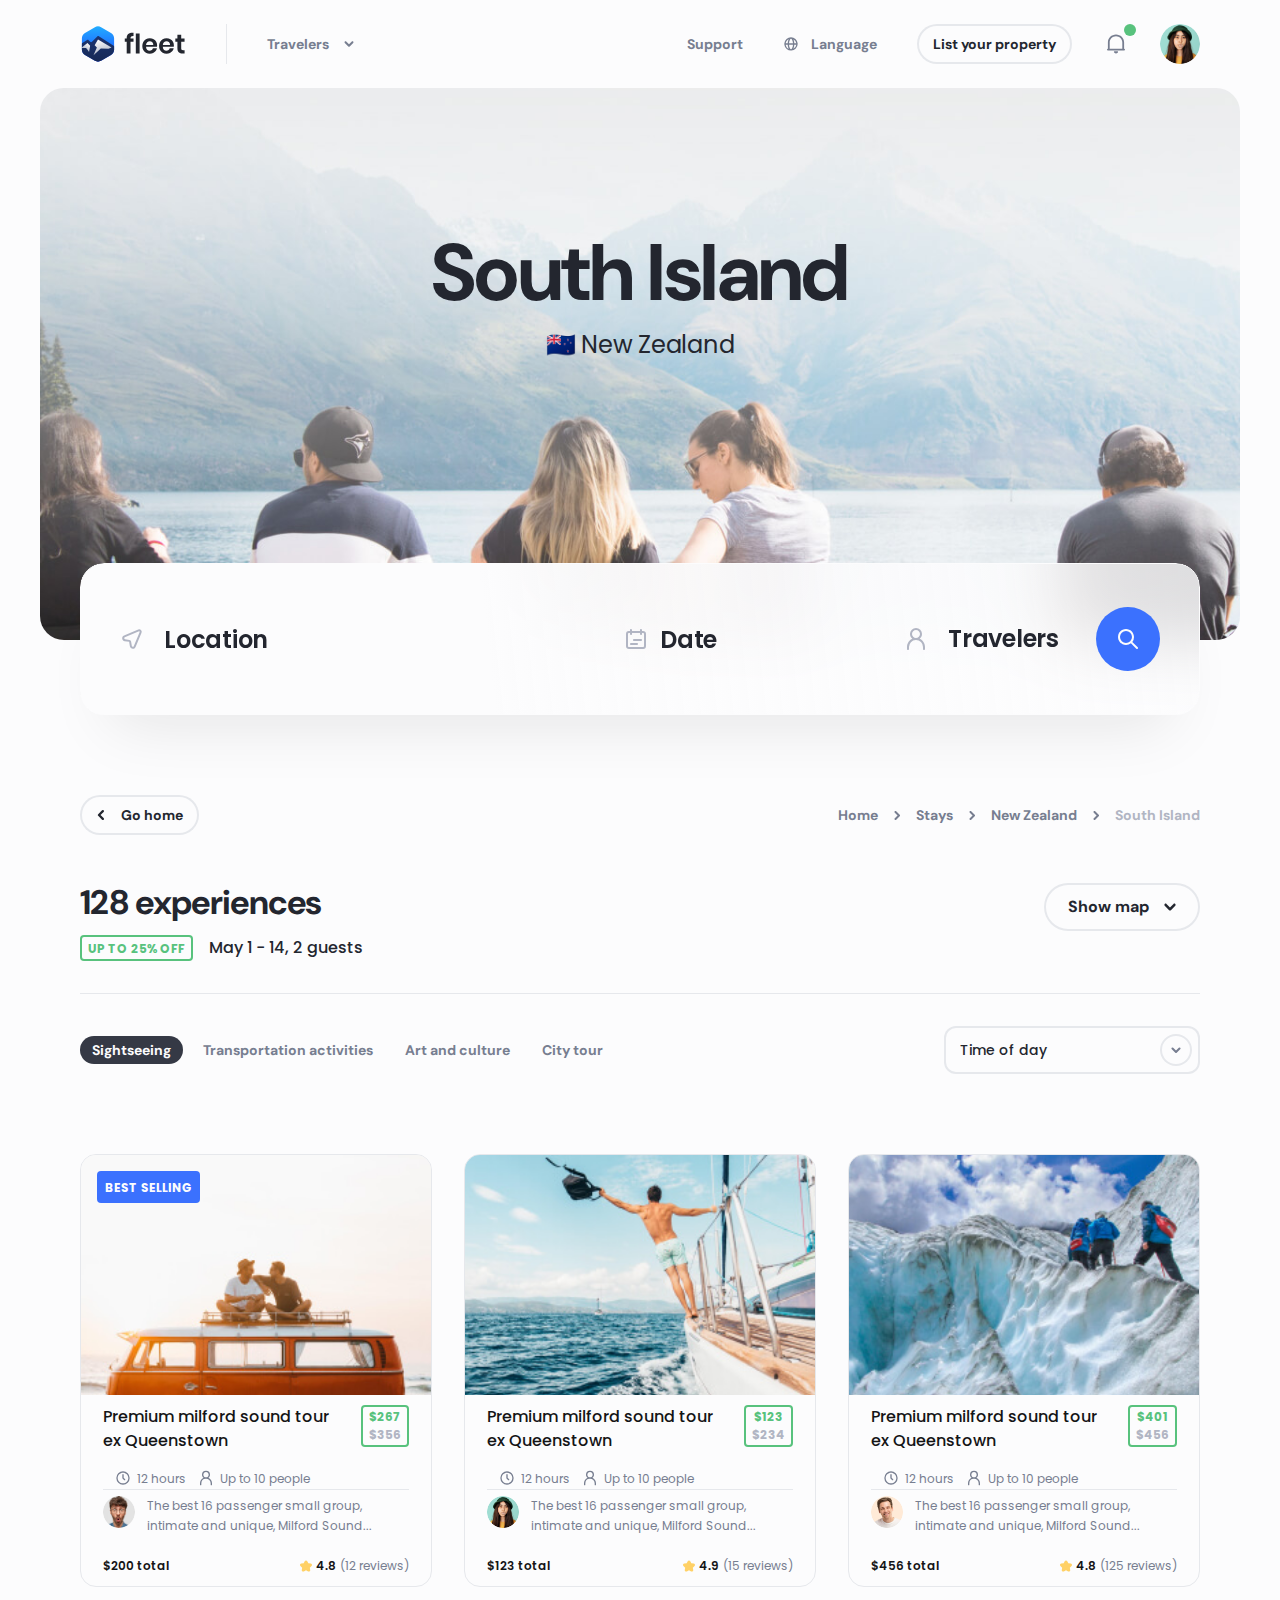
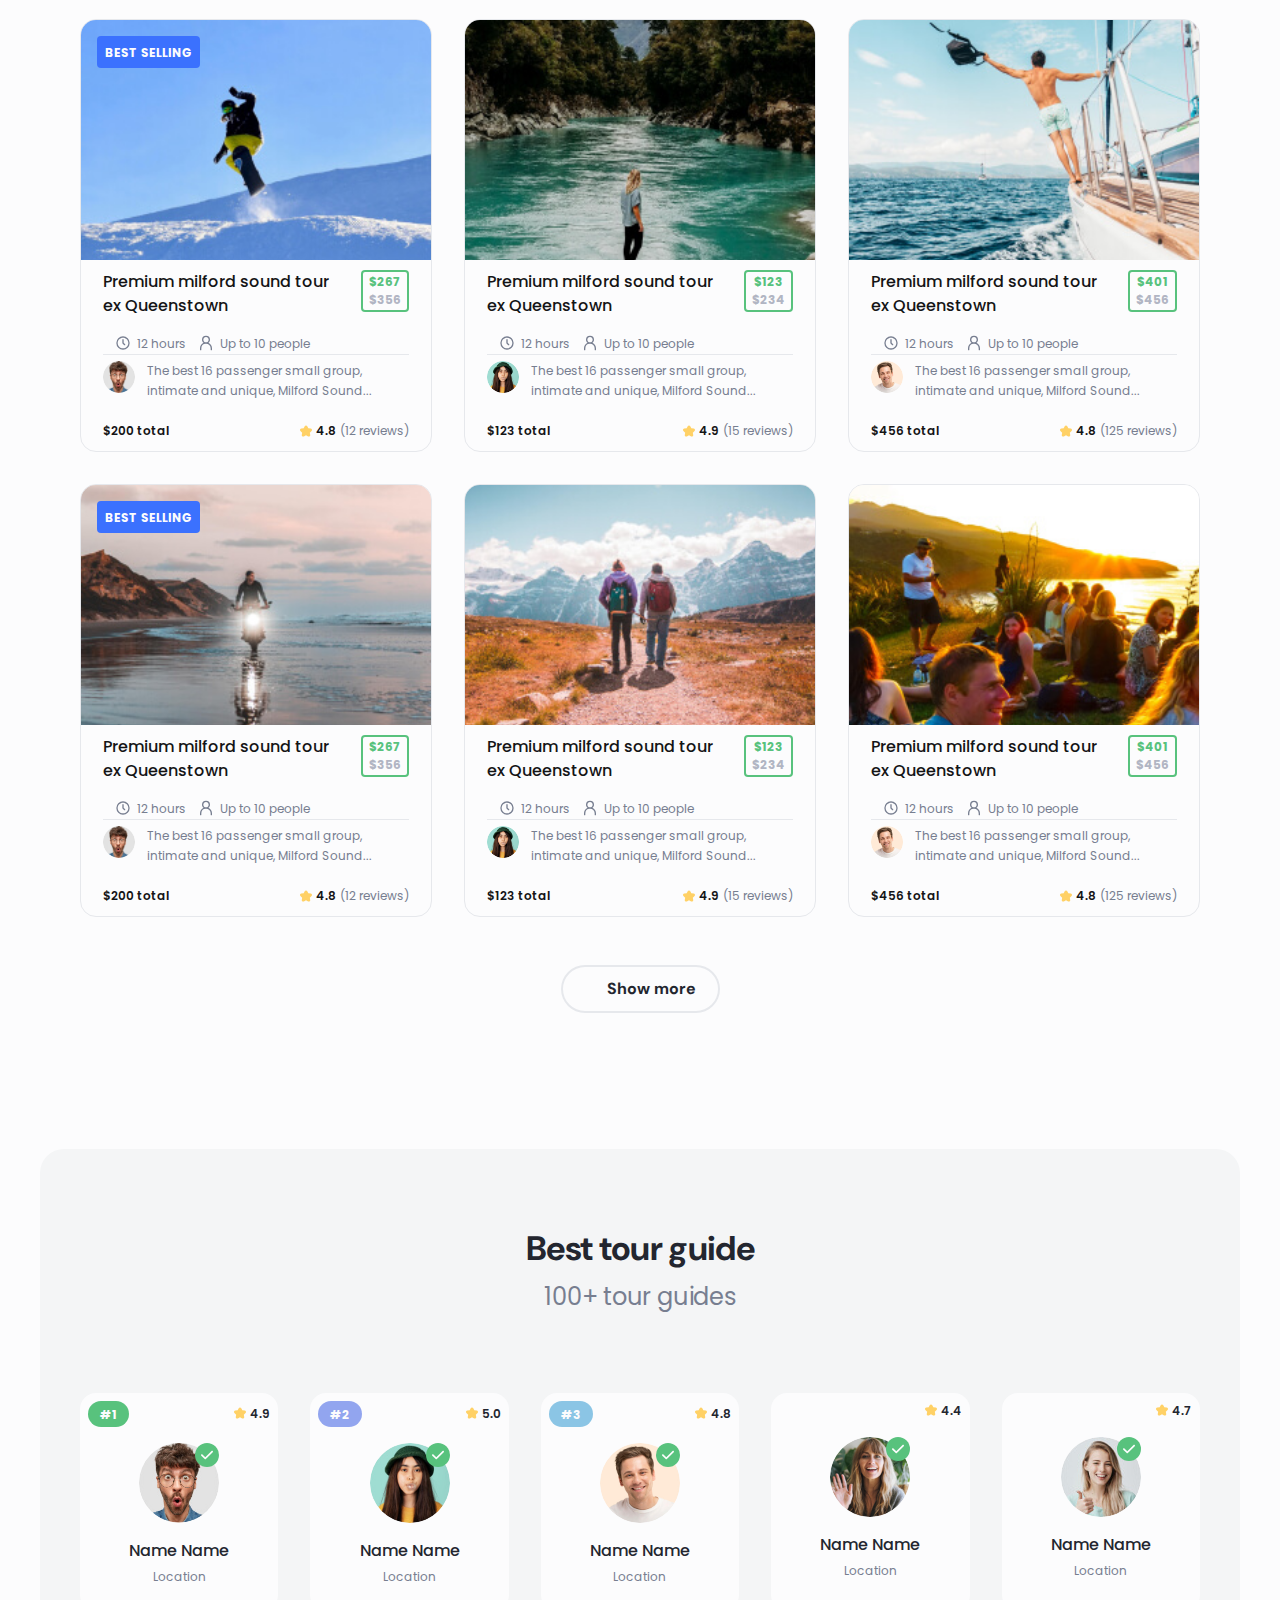
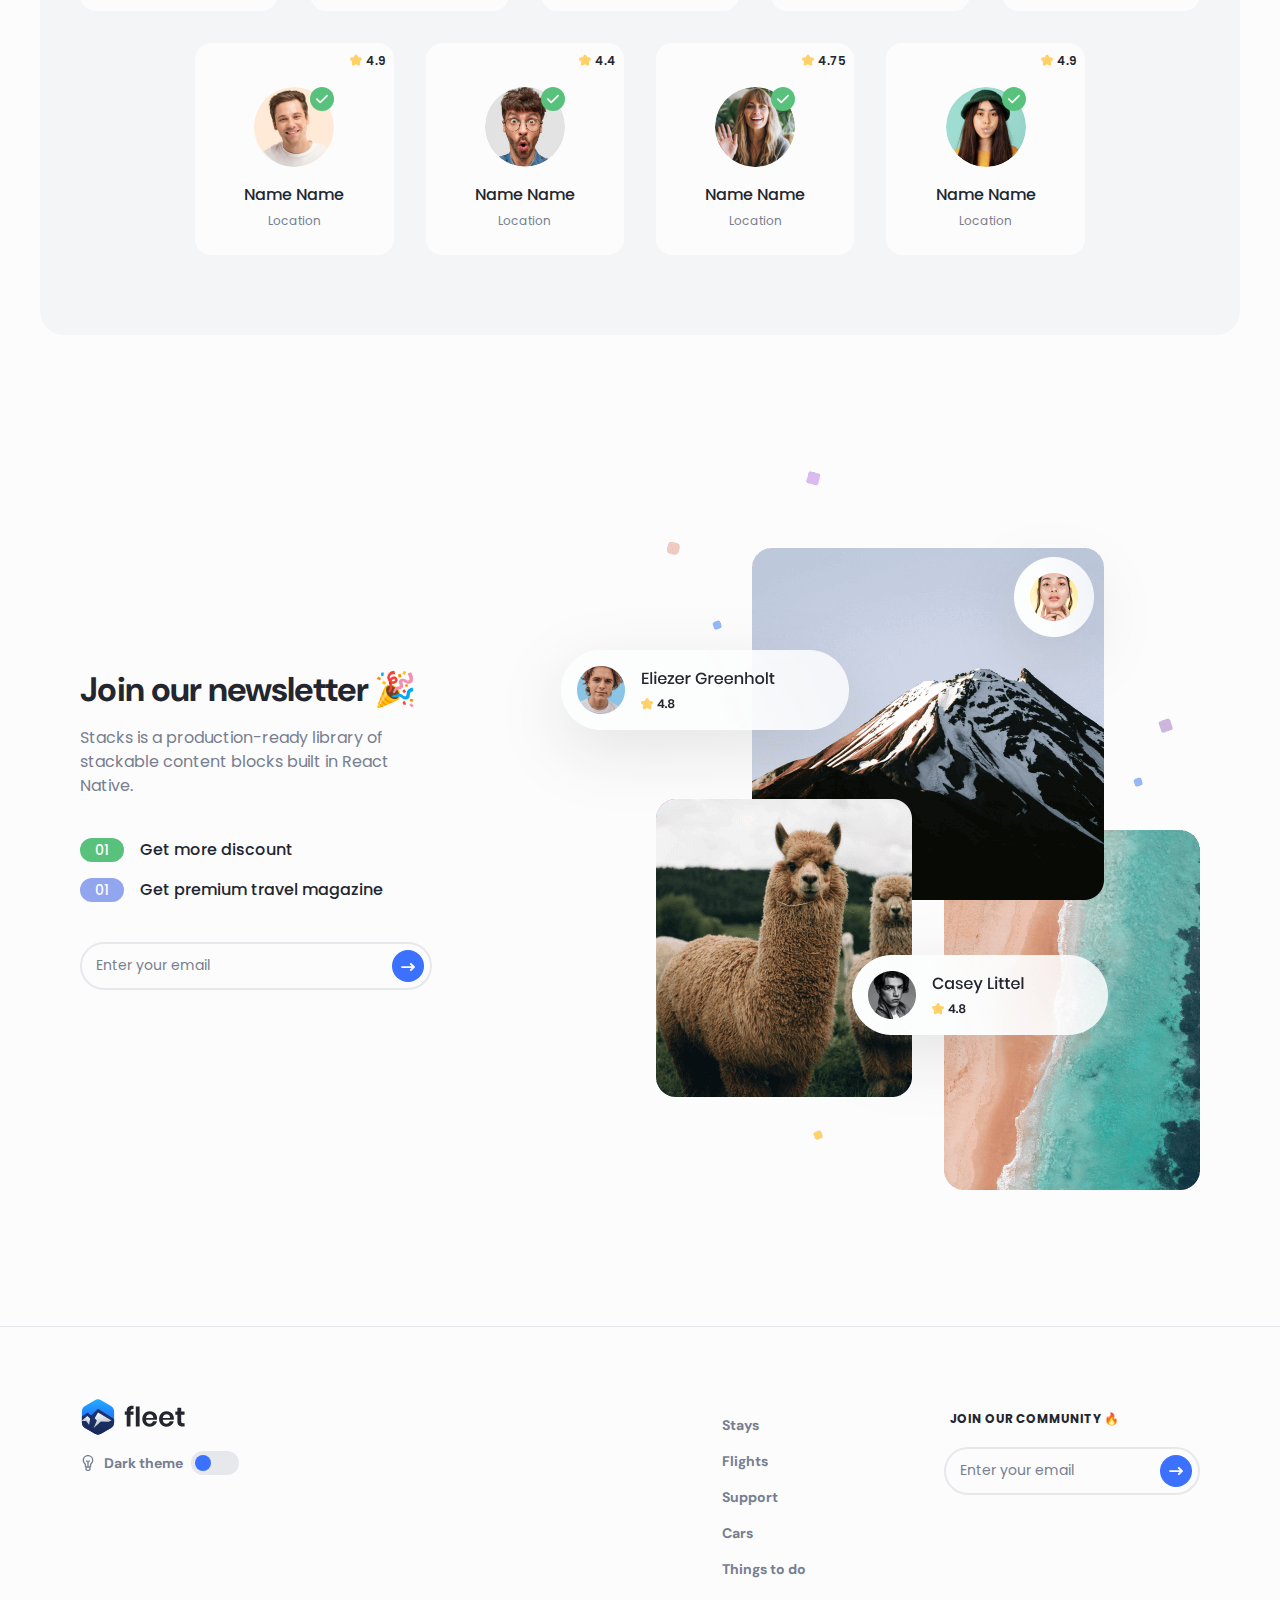
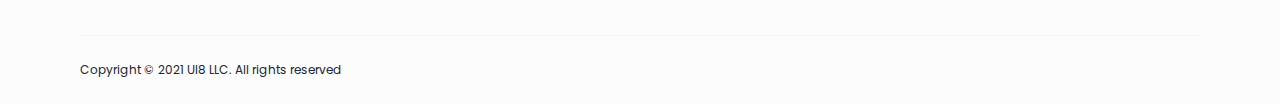
<file: category.html>
<!DOCTYPE html>
<html lang="en">
  <head>
    <meta charset="utf-8">
    <title>Fleet</title>
    <meta http-equiv="X-UA-Compatible" content="IE=Edge">
    <meta name="viewport" content="width=device-width, initial-scale=1, maximum-scale=1.0, user-scalable=no">
    <meta name="format-detection" content="telephone=no">
    <link rel="apple-touch-icon" sizes="180x180" href="img/apple-touch-icon.png">
    <link rel="icon" type="image/png" sizes="32x32" href="img/favicon-32x32.png">
    <link rel="icon" type="image/png" sizes="16x16" href="img/favicon-16x16.png">
    <link rel="manifest" href="img/site.webmanifest">
    <link rel="mask-icon" href="img/safari-pinned-tab.svg" color="#5bbad5">
    <meta name="msapplication-TileColor" content="#da532c">
    <meta name="theme-color" content="#ffffff">
    <meta name="description" content="Epic Travel Shopping Design Kit">
    <meta name="twitter:card" content="summary">
    <meta name="twitter:site" content="@ui8">
    <meta name="twitter:title" content="Fleet – Travel Shopping UI Kit">
    <meta name="twitter:description" content="Epic Travel Shopping Design Kit">
    <meta name="twitter:creator" content="@ui8">
    <meta name="twitter:image" content="https://ui8-fleet-html.herokuapp.com/img/twitter-card.jpg">
    <meta property="og:title" content="Fleet – Travel Shopping UI Kit">
    <meta property="og:type" content="Article">
    <meta property="og:url" content="https://ui8.net/ui8/products/fleet--travel-shopping-ui-design-kit">
    <meta property="og:image" content="https://ui8-fleet-html.herokuapp.com/img/fb-og-image.jpg">
    <meta property="og:description" content="Epic Travel Shopping Design Kit">
    <meta property="og:site_name" content="Fleet – Travel Shopping UI Kit">
    <meta property="fb:admins" content="132951670226590">
    <link rel="preconnect" href="https://fonts.gstatic.com">
    <link href="https://fonts.googleapis.com/css2?family=DM+Sans:wght@700&amp;family=Poppins:wght@400;500;600;700&amp;display=swap" rel="stylesheet">
    <link rel="stylesheet" media="all" href="css/app.min.css">
    <script>
      var viewportmeta = document.querySelector('meta[name="viewport"]');
      if (viewportmeta) {
        if (screen.width < 375) {
          var newScale = screen.width / 375;
          viewportmeta.content = 'width=375, minimum-scale=' + newScale + ', maximum-scale=1.0, user-scalable=no, initial-scale=' + newScale + '';
        } else {
          viewportmeta.content = 'width=device-width, maximum-scale=1.0, initial-scale=1.0';
        }
      }
    </script>
  </head>
  <body>
    <script>
      console.log(localStorage.getItem('darkMode'));
      if (localStorage.getItem('darkMode') === "on") {
        document.body.classList.add("dark");
        document.addEventListener("DOMContentLoaded", function() {
          document.querySelector('.js-theme input').checked = true;
        });
      }
    </script>
    <!-- outer-->
    <div class="outer">
      <!-- header-->
      <header class="header js-header">
        <div class="header__center center"><a class="header__logo" href="index.html"><img class="some-icon" src="img/logo-dark.svg" alt="Fleet"><img class="some-icon-dark" src="img/logo-light.svg" alt="Fleet"></a>
          <div class="header__wrapper js-header-wrapper">
            <div class="header__item header__item_dropdown js-header-item">
              <button class="header__head js-header-head">Travelers
                <svg class="icon icon-arrow-down">
                  <use xlink:href="#icon-arrow-down"></use>
                </svg>
              </button>
              <div class="header__body js-header-body">
                <div class="header__menu"><a class="header__link" href="index.html">
                    <svg class="icon icon-comment">
                      <use xlink:href="#icon-comment"></use>
                    </svg>Stays</a><a class="header__link" href="flights.html">
                    <svg class="icon icon-email">
                      <use xlink:href="#icon-email"></use>
                    </svg>Flights</a><a class="header__link active" href="things-to-do.html">
                    <svg class="icon icon-home">
                      <use xlink:href="#icon-home"></use>
                    </svg>Things to do</a><a class="header__link" href="cars.html">
                    <svg class="icon icon-email">
                      <use xlink:href="#icon-email"></use>
                    </svg>Cars</a></div>
              </div>
            </div><a class="header__item" href="support.html">Support</a>
            <div class="header__item header__item_language js-header-item">
              <button class="header__head js-header-head">
                <svg class="icon icon-globe">
                  <use xlink:href="#icon-globe"></use>
                </svg>Language
              </button>
              <div class="header__body js-header-body">
                <div class="header__list"><a class="header__box active" href="#">
                    <div class="header__category">English</div>
                    <div class="header__country">United States</div></a><a class="header__box" href="#">
                    <div class="header__category">Vietnamese</div>
                    <div class="header__country">Vietnamese</div></a><a class="header__box" href="#">
                    <div class="header__category">Français</div>
                    <div class="header__country">Belgique</div></a><a class="header__box" href="#">
                    <div class="header__category">Français</div>
                    <div class="header__country">Canada</div></a></div>
              </div>
            </div><a class="button button-stroke button-small header__button" href="list-your-property.html">List your property</a>
          </div>
          <div class="header__item header__item_notification js-header-item">
            <button class="header__head js-header-head active">
              <svg class="icon icon-notification">
                <use xlink:href="#icon-notification"></use>
              </svg>
            </button>
            <div class="header__body js-header-body">
              <div class="header__title">Notification</div>
              <div class="header__notifications"><a class="header__notification" href="message-center.html">
                  <div class="header__avatar"><img src="img/content/avatar-1.jpg" alt="Avatar"></div>
                  <div class="header__details">
                    <div class="header__subtitle">Kohaku Tora</div>
                    <div class="header__content">just sent you a message</div>
                    <div class="header__date">1 minute ago</div>
                    <div class="header__status" style="background-color: #3B71FE;"></div>
                  </div></a><a class="header__notification" href="message-center.html">
                  <div class="header__avatar"><img src="img/content/avatar-1.jpg" alt="Avatar"></div>
                  <div class="header__details">
                    <div class="header__subtitle">Kohaku Tora</div>
                    <div class="header__content">just sent you a message</div>
                    <div class="header__date">3 hours ago</div>
                    <div class="header__status" style="background-color: #3B71FE;"></div>
                  </div></a></div>
            </div>
          </div><a class="header__login js-popup-open" href="#popup-login" data-effect="mfp-zoom-in">
            <svg class="icon icon-user">
              <use xlink:href="#icon-user"></use>
            </svg></a>
          <div class="header__item header__item_user js-header-item">
            <button class="header__head js-header-head"><img src="img/content/avatar-2.jpg" alt="Avatar"></button>
            <div class="header__body js-header-body">
              <div class="header__group">
                <div class="header__menu"><a class="header__link" href="message-center.html">
                    <svg class="icon icon-comment">
                      <use xlink:href="#icon-comment"></use>
                    </svg>Messages</a><a class="header__link" href="bookings-list.html">
                    <svg class="icon icon-home">
                      <use xlink:href="#icon-home"></use>
                    </svg>Bookings</a><a class="header__link" href="wishlists.html">
                    <svg class="icon icon-email">
                      <use xlink:href="#icon-email"></use>
                    </svg>Wishlists</a></div>
                <div class="header__menu"><a class="header__link" href="list-your-property.html">
                    <svg class="icon icon-building">
                      <use xlink:href="#icon-building"></use>
                    </svg>List your property</a><a class="header__link" href="host-an-experience.html">
                    <svg class="icon icon-flag">
                      <use xlink:href="#icon-flag"></use>
                    </svg>Host an experience</a></div>
              </div>
              <div class="header__btns"><a class="button button-small header__button" href="account-setting.html">Account</a>
                <button class="button-stroke button-small header__button">Log out</button>
              </div>
            </div>
          </div>
          <button class="header__burger js-header-burger"></button>
        </div>
      </header>
      <!-- outer content-->
      <div class="outer__inner">
        <div class="section-mb80 main main_tasks-category">
          <div class="main__center center">
            <div class="main__preview"><img src="img/content/main-pic-6.jpg" alt="Main">
              <div class="main__wrap">
                <h1 class="main__title hero">South Island</h1>
                <div class="main__info info">🇳🇿 New Zealand</div>
              </div>
            </div>
            <div class="panel panel_tasks-category">
              <div class="panel__background"></div>
              <div class="panel__body">
                <div class="panel__row">
                  <div class="location js-location location_small">
                    <div class="location__head js-location-head">
                      <div class="location__icon">
                        <svg class="icon icon-location">
                          <use xlink:href="#icon-location"></use>
                        </svg>
                      </div>
                      <input class="location__input js-location-input" type="text" name="location" autocomplete="off" placeholder="Location"/>
                      <button class="location__clear js-location-clear">
                        <svg class="icon icon-close-circle">
                          <use xlink:href="#icon-close-circle"></use>
                        </svg>
                      </button>
                    </div>
                    <div class="location__body js-location-body">
                      <div class="location__list"><a class="location__item js-location-item" href="#">New York, NY</a><a class="location__item js-location-item" href="#">New York, Manhattan</a><a class="location__item js-location-item" href="#">New Zealand</a><a class="location__item js-location-item" href="#">New Smyrna Beach, FL</a><a class="location__item js-location-item" href="#">Newark, NJ</a></div>
                    </div>
                  </div>
                  <div class="datepicker datepicker_small">
                    <div class="datepicker__item">
                      <input class="datepicker__input js-date-single" data-format="MMM DD, YYYY" data-single="data-single" data-container=".datepicker" type="text" placeholder="Date" readonly="readonly"/>
                      <div class="datepicker__icon">
                        <svg class="icon icon-calendar">
                          <use xlink:href="#icon-calendar"></use>
                        </svg>
                      </div>
                    </div>
                  </div>
                  <div class="travelers js-travelers travelers_small">
                    <div class="travelers__head js-travelers-head">
                      <div class="travelers__icon">
                        <svg class="icon icon-user">
                          <use xlink:href="#icon-user"></use>
                        </svg>
                      </div>
                      <div class="travelers__content js-travelers-content">Travelers</div>
                    </div>
                    <div class="travelers__body js-travelers-body">
                      <div class="travelers__item">
                        <div class="travelers__details">
                          <div class="travelers__category">Adults</div>
                          <div class="travelers__text">Ages 13 or above</div>
                        </div>
                        <div class="counter js-counter" data-min="0">
                          <button class="counter__button js-counter-button js-counter-minus disabled" type="button">
                            <svg class="icon icon-minus-circle">
                              <use xlink:href="#icon-minus-circle"></use>
                            </svg>
                          </button>
                          <div class="counter__value js-counter-value"></div>
                          <button class="counter__button js-counter-button js-counter-plus" type="button">
                            <svg class="icon icon-plus-circle">
                              <use xlink:href="#icon-plus-circle"></use>
                            </svg>
                          </button>
                          <input class="js-counter-input js-counter-result js-counter-adults" type="hidden"/>
                        </div>
                      </div>
                      <div class="travelers__item">
                        <div class="travelers__details">
                          <div class="travelers__category">Children</div>
                          <div class="travelers__text">Ages 2 - 12</div>
                        </div>
                        <div class="counter js-counter" data-min="0">
                          <button class="counter__button js-counter-button js-counter-minus disabled" type="button">
                            <svg class="icon icon-minus-circle">
                              <use xlink:href="#icon-minus-circle"></use>
                            </svg>
                          </button>
                          <div class="counter__value js-counter-value"></div>
                          <button class="counter__button js-counter-button js-counter-plus" type="button">
                            <svg class="icon icon-plus-circle">
                              <use xlink:href="#icon-plus-circle"></use>
                            </svg>
                          </button>
                          <input class="js-counter-input js-counter-result js-counter-children" type="hidden"/>
                        </div>
                      </div>
                      <div class="travelers__item">
                        <div class="travelers__details">
                          <div class="travelers__category">Adults</div>
                          <div class="travelers__text">Under 2</div>
                        </div>
                        <div class="counter js-counter" data-min="0">
                          <button class="counter__button js-counter-button js-counter-minus disabled" type="button">
                            <svg class="icon icon-minus-circle">
                              <use xlink:href="#icon-minus-circle"></use>
                            </svg>
                          </button>
                          <div class="counter__value js-counter-value"></div>
                          <button class="counter__button js-counter-button js-counter-plus" type="button">
                            <svg class="icon icon-plus-circle">
                              <use xlink:href="#icon-plus-circle"></use>
                            </svg>
                          </button>
                          <input class="js-counter-input js-counter-result js-counter-babies" type="hidden"/>
                        </div>
                      </div>
                    </div>
                  </div>
                  <button class="panel__search">
                    <svg class="icon icon-search">
                      <use xlink:href="#icon-search"></use>
                    </svg>
                  </button>
                </div>
              </div>
            </div>
          </div>
        </div>
        <div class="section catalog">
          <div class="sorting">
            <div class="sorting__center center">
              <div class="control"><a class="button-stroke button-small control__button" href="things-to-do.html">
                  <svg class="icon icon-arrow-left">
                    <use xlink:href="#icon-arrow-left"></use>
                  </svg><span>Go home</span></a>
                <ul class="breadcrumbs">
                  <li class="breadcrumbs__item"><a class="breadcrumbs__link" href="index.html">Home</a></li>
                  <li class="breadcrumbs__item"><a class="breadcrumbs__link" href="index.html">Stays</a></li>
                  <li class="breadcrumbs__item"><a class="breadcrumbs__link" href="stays-category.html">New Zealand</a></li>
                  <li class="breadcrumbs__item">South Island</li>
                </ul>
              </div>
              <div class="sorting__body">
                <div class="sorting__box">
                  <h2 class="sorting__title h2">128 experiences</h2>
                  <div class="sorting__line">
                    <div class="sorting__sale">up to 25% off</div>
                    <div class="sorting__details">May 1 - 14, 2 guests</div>
                  </div>
                </div>
                <div class="sorting__location">
                  <button class="button-stroke sorting__button js-sorting-button"><span>Show map</span>
                    <svg class="icon icon-arrow-bottom">
                      <use xlink:href="#icon-arrow-bottom"></use>
                    </svg>
                  </button>
                  <div class="sorting__map js-sorting-map">
                    <iframe src="https://www.google.com/maps/embed?pb=!1m18!1m12!1m3!1d63817.0803287881!2d168.63234961382247!3d-45.04173987887954!2m3!1f0!2f0!3f0!3m2!1i1024!2i768!4f13.1!3m3!1m2!1s0xa9d51df1d7a8de5f%3A0x500ef868479a600!2z0JrRg9C40L3RgdGC0LDRg9C9LCDQndC-0LLQsNGPINCX0LXQu9Cw0L3QtNC40Y8!5e0!3m2!1sru!2sua!4v1624887132616!5m2!1sru!2sua" width="600" height="450" loading="lazy"></iframe>
                  </div>
                </div>
              </div>
              <div class="sorting__foot">
                <div class="nav"><a class="nav__link active" href="#">Sightseeing</a><a class="nav__link" href="#">Transportation activities</a><a class="nav__link" href="#">Art and culture</a><a class="nav__link" href="#">City tour</a></div>
                <div class="sorting__select tablet-show">
                  <select class="select">
                    <option>Sightseeing</option>
                    <option>Transportation activities</option>
                    <option>Art and culture</option>
                    <option>City tour</option>
                  </select>
                </div>
                <div class="sorting__select">
                  <select class="select">
                    <option>Time of day</option>
                    <option>Time of week</option>
                  </select>
                </div>
              </div>
            </div>
          </div>
          <div class="catalog__body">
            <div class="catalog__center center">
              <div class="catalog__cards"><a class="card card_row" href="product.html">
                  <div class="card__preview"><img srcSet="img/content/card-pic-10@2x.jpg 2x" src="img/content/card-pic-10.jpg" alt="Premium milford sound tour ex Queenstown"/>
                    <div class="category-blue card__category">best selling</div>
                  </div>
                  <div class="card__body">
                    <div class="card__line">
                      <div class="card__title">Premium milford sound tour ex Queenstown</div>
                      <div class="card__price">
                        <div class="card__old">$356</div>
                        <div class="card__actual">$267</div>
                      </div>
                    </div>
                    <div class="card__options">
                      <div class="card__option">
                        <svg class="icon icon-clock">
                          <use xlink:href="#icon-clock"></use>
                        </svg>12 hours
                      </div>
                      <div class="card__option">
                        <svg class="icon icon-user">
                          <use xlink:href="#icon-user"></use>
                        </svg>Up to 10 people
                      </div>
                    </div>
                    <div class="card__foot">
                      <div class="card__comment">
                        <div class="card__avatar"><img src="img/content/avatar-1.jpg" alt="Avatar"/></div>
                        <div class="card__text">The best 16 passenger small group, intimate and unique, Milford Sound...</div>
                      </div>
                      <div class="card__flex">
                        <div class="card__cost">$200 total</div>
                        <div class="card__rating">
                          <svg class="icon icon-star">
                            <use xlink:href="#icon-star"></use>
                          </svg>
                          <div class="card__number">4.8</div>
                          <div class="card__reviews">(12 reviews)
                          </div>
                        </div>
                      </div>
                    </div>
                  </div></a><a class="card card_row" href="product.html">
                  <div class="card__preview"><img srcSet="img/content/card-pic-11@2x.jpg 2x" src="img/content/card-pic-11.jpg" alt="Premium milford sound tour ex Queenstown"/>
                  </div>
                  <div class="card__body">
                    <div class="card__line">
                      <div class="card__title">Premium milford sound tour ex Queenstown</div>
                      <div class="card__price">
                        <div class="card__old">$234</div>
                        <div class="card__actual">$123</div>
                      </div>
                    </div>
                    <div class="card__options">
                      <div class="card__option">
                        <svg class="icon icon-clock">
                          <use xlink:href="#icon-clock"></use>
                        </svg>12 hours
                      </div>
                      <div class="card__option">
                        <svg class="icon icon-user">
                          <use xlink:href="#icon-user"></use>
                        </svg>Up to 10 people
                      </div>
                    </div>
                    <div class="card__foot">
                      <div class="card__comment">
                        <div class="card__avatar"><img src="img/content/avatar-2.jpg" alt="Avatar"/></div>
                        <div class="card__text">The best 16 passenger small group, intimate and unique, Milford Sound...</div>
                      </div>
                      <div class="card__flex">
                        <div class="card__cost">$123 total</div>
                        <div class="card__rating">
                          <svg class="icon icon-star">
                            <use xlink:href="#icon-star"></use>
                          </svg>
                          <div class="card__number">4.9</div>
                          <div class="card__reviews">(15 reviews)
                          </div>
                        </div>
                      </div>
                    </div>
                  </div></a><a class="card card_row" href="product.html">
                  <div class="card__preview"><img srcSet="img/content/card-pic-12@2x.jpg 2x" src="img/content/card-pic-12.jpg" alt="Premium milford sound tour ex Queenstown"/>
                  </div>
                  <div class="card__body">
                    <div class="card__line">
                      <div class="card__title">Premium milford sound tour ex Queenstown</div>
                      <div class="card__price">
                        <div class="card__old">$456</div>
                        <div class="card__actual">$401</div>
                      </div>
                    </div>
                    <div class="card__options">
                      <div class="card__option">
                        <svg class="icon icon-clock">
                          <use xlink:href="#icon-clock"></use>
                        </svg>12 hours
                      </div>
                      <div class="card__option">
                        <svg class="icon icon-user">
                          <use xlink:href="#icon-user"></use>
                        </svg>Up to 10 people
                      </div>
                    </div>
                    <div class="card__foot">
                      <div class="card__comment">
                        <div class="card__avatar"><img src="img/content/avatar-3.jpg" alt="Avatar"/></div>
                        <div class="card__text">The best 16 passenger small group, intimate and unique, Milford Sound...</div>
                      </div>
                      <div class="card__flex">
                        <div class="card__cost">$456 total</div>
                        <div class="card__rating">
                          <svg class="icon icon-star">
                            <use xlink:href="#icon-star"></use>
                          </svg>
                          <div class="card__number">4.8</div>
                          <div class="card__reviews">(125 reviews)
                          </div>
                        </div>
                      </div>
                    </div>
                  </div></a><a class="card card_row" href="product.html">
                  <div class="card__preview"><img srcSet="img/content/card-pic-13@2x.jpg 2x" src="img/content/card-pic-13.jpg" alt="Premium milford sound tour ex Queenstown"/>
                    <div class="category-blue card__category">best selling</div>
                  </div>
                  <div class="card__body">
                    <div class="card__line">
                      <div class="card__title">Premium milford sound tour ex Queenstown</div>
                      <div class="card__price">
                        <div class="card__old">$356</div>
                        <div class="card__actual">$267</div>
                      </div>
                    </div>
                    <div class="card__options">
                      <div class="card__option">
                        <svg class="icon icon-clock">
                          <use xlink:href="#icon-clock"></use>
                        </svg>12 hours
                      </div>
                      <div class="card__option">
                        <svg class="icon icon-user">
                          <use xlink:href="#icon-user"></use>
                        </svg>Up to 10 people
                      </div>
                    </div>
                    <div class="card__foot">
                      <div class="card__comment">
                        <div class="card__avatar"><img src="img/content/avatar-1.jpg" alt="Avatar"/></div>
                        <div class="card__text">The best 16 passenger small group, intimate and unique, Milford Sound...</div>
                      </div>
                      <div class="card__flex">
                        <div class="card__cost">$200 total</div>
                        <div class="card__rating">
                          <svg class="icon icon-star">
                            <use xlink:href="#icon-star"></use>
                          </svg>
                          <div class="card__number">4.8</div>
                          <div class="card__reviews">(12 reviews)
                          </div>
                        </div>
                      </div>
                    </div>
                  </div></a><a class="card card_row" href="product.html">
                  <div class="card__preview"><img srcSet="img/content/card-pic-14@2x.jpg 2x" src="img/content/card-pic-14.jpg" alt="Premium milford sound tour ex Queenstown"/>
                  </div>
                  <div class="card__body">
                    <div class="card__line">
                      <div class="card__title">Premium milford sound tour ex Queenstown</div>
                      <div class="card__price">
                        <div class="card__old">$234</div>
                        <div class="card__actual">$123</div>
                      </div>
                    </div>
                    <div class="card__options">
                      <div class="card__option">
                        <svg class="icon icon-clock">
                          <use xlink:href="#icon-clock"></use>
                        </svg>12 hours
                      </div>
                      <div class="card__option">
                        <svg class="icon icon-user">
                          <use xlink:href="#icon-user"></use>
                        </svg>Up to 10 people
                      </div>
                    </div>
                    <div class="card__foot">
                      <div class="card__comment">
                        <div class="card__avatar"><img src="img/content/avatar-2.jpg" alt="Avatar"/></div>
                        <div class="card__text">The best 16 passenger small group, intimate and unique, Milford Sound...</div>
                      </div>
                      <div class="card__flex">
                        <div class="card__cost">$123 total</div>
                        <div class="card__rating">
                          <svg class="icon icon-star">
                            <use xlink:href="#icon-star"></use>
                          </svg>
                          <div class="card__number">4.9</div>
                          <div class="card__reviews">(15 reviews)
                          </div>
                        </div>
                      </div>
                    </div>
                  </div></a><a class="card card_row" href="product.html">
                  <div class="card__preview"><img srcSet="img/content/card-pic-15@2x.jpg 2x" src="img/content/card-pic-15.jpg" alt="Premium milford sound tour ex Queenstown"/>
                  </div>
                  <div class="card__body">
                    <div class="card__line">
                      <div class="card__title">Premium milford sound tour ex Queenstown</div>
                      <div class="card__price">
                        <div class="card__old">$456</div>
                        <div class="card__actual">$401</div>
                      </div>
                    </div>
                    <div class="card__options">
                      <div class="card__option">
                        <svg class="icon icon-clock">
                          <use xlink:href="#icon-clock"></use>
                        </svg>12 hours
                      </div>
                      <div class="card__option">
                        <svg class="icon icon-user">
                          <use xlink:href="#icon-user"></use>
                        </svg>Up to 10 people
                      </div>
                    </div>
                    <div class="card__foot">
                      <div class="card__comment">
                        <div class="card__avatar"><img src="img/content/avatar-3.jpg" alt="Avatar"/></div>
                        <div class="card__text">The best 16 passenger small group, intimate and unique, Milford Sound...</div>
                      </div>
                      <div class="card__flex">
                        <div class="card__cost">$456 total</div>
                        <div class="card__rating">
                          <svg class="icon icon-star">
                            <use xlink:href="#icon-star"></use>
                          </svg>
                          <div class="card__number">4.8</div>
                          <div class="card__reviews">(125 reviews)
                          </div>
                        </div>
                      </div>
                    </div>
                  </div></a><a class="card card_row" href="product.html">
                  <div class="card__preview"><img srcSet="img/content/card-pic-16@2x.jpg 2x" src="img/content/card-pic-16.jpg" alt="Premium milford sound tour ex Queenstown"/>
                    <div class="category-blue card__category">best selling</div>
                  </div>
                  <div class="card__body">
                    <div class="card__line">
                      <div class="card__title">Premium milford sound tour ex Queenstown</div>
                      <div class="card__price">
                        <div class="card__old">$356</div>
                        <div class="card__actual">$267</div>
                      </div>
                    </div>
                    <div class="card__options">
                      <div class="card__option">
                        <svg class="icon icon-clock">
                          <use xlink:href="#icon-clock"></use>
                        </svg>12 hours
                      </div>
                      <div class="card__option">
                        <svg class="icon icon-user">
                          <use xlink:href="#icon-user"></use>
                        </svg>Up to 10 people
                      </div>
                    </div>
                    <div class="card__foot">
                      <div class="card__comment">
                        <div class="card__avatar"><img src="img/content/avatar-1.jpg" alt="Avatar"/></div>
                        <div class="card__text">The best 16 passenger small group, intimate and unique, Milford Sound...</div>
                      </div>
                      <div class="card__flex">
                        <div class="card__cost">$200 total</div>
                        <div class="card__rating">
                          <svg class="icon icon-star">
                            <use xlink:href="#icon-star"></use>
                          </svg>
                          <div class="card__number">4.8</div>
                          <div class="card__reviews">(12 reviews)
                          </div>
                        </div>
                      </div>
                    </div>
                  </div></a><a class="card card_row" href="product.html">
                  <div class="card__preview"><img srcSet="img/content/card-pic-17@2x.jpg 2x" src="img/content/card-pic-17.jpg" alt="Premium milford sound tour ex Queenstown"/>
                  </div>
                  <div class="card__body">
                    <div class="card__line">
                      <div class="card__title">Premium milford sound tour ex Queenstown</div>
                      <div class="card__price">
                        <div class="card__old">$234</div>
                        <div class="card__actual">$123</div>
                      </div>
                    </div>
                    <div class="card__options">
                      <div class="card__option">
                        <svg class="icon icon-clock">
                          <use xlink:href="#icon-clock"></use>
                        </svg>12 hours
                      </div>
                      <div class="card__option">
                        <svg class="icon icon-user">
                          <use xlink:href="#icon-user"></use>
                        </svg>Up to 10 people
                      </div>
                    </div>
                    <div class="card__foot">
                      <div class="card__comment">
                        <div class="card__avatar"><img src="img/content/avatar-2.jpg" alt="Avatar"/></div>
                        <div class="card__text">The best 16 passenger small group, intimate and unique, Milford Sound...</div>
                      </div>
                      <div class="card__flex">
                        <div class="card__cost">$123 total</div>
                        <div class="card__rating">
                          <svg class="icon icon-star">
                            <use xlink:href="#icon-star"></use>
                          </svg>
                          <div class="card__number">4.9</div>
                          <div class="card__reviews">(15 reviews)
                          </div>
                        </div>
                      </div>
                    </div>
                  </div></a><a class="card card_row" href="product.html">
                  <div class="card__preview"><img srcSet="img/content/card-pic-18@2x.jpg 2x" src="img/content/card-pic-18.jpg" alt="Premium milford sound tour ex Queenstown"/>
                  </div>
                  <div class="card__body">
                    <div class="card__line">
                      <div class="card__title">Premium milford sound tour ex Queenstown</div>
                      <div class="card__price">
                        <div class="card__old">$456</div>
                        <div class="card__actual">$401</div>
                      </div>
                    </div>
                    <div class="card__options">
                      <div class="card__option">
                        <svg class="icon icon-clock">
                          <use xlink:href="#icon-clock"></use>
                        </svg>12 hours
                      </div>
                      <div class="card__option">
                        <svg class="icon icon-user">
                          <use xlink:href="#icon-user"></use>
                        </svg>Up to 10 people
                      </div>
                    </div>
                    <div class="card__foot">
                      <div class="card__comment">
                        <div class="card__avatar"><img src="img/content/avatar-3.jpg" alt="Avatar"/></div>
                        <div class="card__text">The best 16 passenger small group, intimate and unique, Milford Sound...</div>
                      </div>
                      <div class="card__flex">
                        <div class="card__cost">$456 total</div>
                        <div class="card__rating">
                          <svg class="icon icon-star">
                            <use xlink:href="#icon-star"></use>
                          </svg>
                          <div class="card__number">4.8</div>
                          <div class="card__reviews">(125 reviews)
                          </div>
                        </div>
                      </div>
                    </div>
                  </div></a><a class="card card_row" href="product.html">
                  <div class="card__preview"><img srcSet="img/content/card-pic-19@2x.jpg 2x" src="img/content/card-pic-19.jpg" alt="Premium milford sound tour ex Queenstown"/>
                  </div>
                  <div class="card__body">
                    <div class="card__line">
                      <div class="card__title">Premium milford sound tour ex Queenstown</div>
                      <div class="card__price">
                        <div class="card__old">$456</div>
                        <div class="card__actual">$401</div>
                      </div>
                    </div>
                    <div class="card__options">
                      <div class="card__option">
                        <svg class="icon icon-clock">
                          <use xlink:href="#icon-clock"></use>
                        </svg>12 hours
                      </div>
                      <div class="card__option">
                        <svg class="icon icon-user">
                          <use xlink:href="#icon-user"></use>
                        </svg>Up to 10 people
                      </div>
                    </div>
                    <div class="card__foot">
                      <div class="card__comment">
                        <div class="card__avatar"><img src="img/content/avatar-3.jpg" alt="Avatar"/></div>
                        <div class="card__text">The best 16 passenger small group, intimate and unique, Milford Sound...</div>
                      </div>
                      <div class="card__flex">
                        <div class="card__cost">$456 total</div>
                        <div class="card__rating">
                          <svg class="icon icon-star">
                            <use xlink:href="#icon-star"></use>
                          </svg>
                          <div class="card__number">4.8</div>
                          <div class="card__reviews">(125 reviews)
                          </div>
                        </div>
                      </div>
                    </div>
                  </div></a>
              </div>
              <div class="catalog__btns">
                <button class="button-stroke catalog__button">
                  <div class="loader"></div><span>Show more</span>
                </button>
              </div>
            </div>
          </div>
        </div>
        <div class="section best">
          <div class="best__center center">
            <div class="best__inner">
              <div class="best__head">
                <h2 class="best__title h2">Best tour guide</h2>
                <div class="best__info info">100+ tour guides</div>
              </div>
              <div class="best__wrapper">
                <div class="best__slider js-slider-best js-slider-resize"><a class="best__item" href="host-profile.html">
                                      <div class="best__line">
                                        <div class="best__number" style="background-color: #58C27D">#1</div>
                                        <div class="best__rating">
                                          <svg class="icon icon-star">
                                            <use xlink:href="#icon-star"></use>
                                          </svg>4.9
                                        </div>
                                      </div>
                                      <div class="best__avatar"><img src="img/content/avatar-1.jpg" alt="Avatar">
                                        <div class="best__check">
                                          <svg class="icon icon-check">
                                            <use xlink:href="#icon-check"></use>
                                          </svg>
                                        </div>
                                      </div>
                                      <div class="best__subtitle">Name Name</div>
                                      <div class="best__location">Location</div></a><a class="best__item" href="host-profile.html">
                                      <div class="best__line">
                                        <div class="best__number" style="background-color: #92A5EF">#2</div>
                                        <div class="best__rating">
                                          <svg class="icon icon-star">
                                            <use xlink:href="#icon-star"></use>
                                          </svg>5.0
                                        </div>
                                      </div>
                                      <div class="best__avatar"><img src="img/content/avatar-2.jpg" alt="Avatar">
                                        <div class="best__check">
                                          <svg class="icon icon-check">
                                            <use xlink:href="#icon-check"></use>
                                          </svg>
                                        </div>
                                      </div>
                                      <div class="best__subtitle">Name Name</div>
                                      <div class="best__location">Location</div></a><a class="best__item" href="host-profile.html">
                                      <div class="best__line">
                                        <div class="best__number" style="background-color: #8BC5E5">#3</div>
                                        <div class="best__rating">
                                          <svg class="icon icon-star">
                                            <use xlink:href="#icon-star"></use>
                                          </svg>4.8
                                        </div>
                                      </div>
                                      <div class="best__avatar"><img src="img/content/avatar-3.jpg" alt="Avatar">
                                        <div class="best__check">
                                          <svg class="icon icon-check">
                                            <use xlink:href="#icon-check"></use>
                                          </svg>
                                        </div>
                                      </div>
                                      <div class="best__subtitle">Name Name</div>
                                      <div class="best__location">Location</div></a><a class="best__item" href="host-profile.html">
                                      <div class="best__line">
                                        <div class="best__rating">
                                          <svg class="icon icon-star">
                                            <use xlink:href="#icon-star"></use>
                                          </svg>4.4
                                        </div>
                                      </div>
                                      <div class="best__avatar"><img src="img/content/avatar-4.jpg" alt="Avatar">
                                        <div class="best__check">
                                          <svg class="icon icon-check">
                                            <use xlink:href="#icon-check"></use>
                                          </svg>
                                        </div>
                                      </div>
                                      <div class="best__subtitle">Name Name</div>
                                      <div class="best__location">Location</div></a><a class="best__item" href="host-profile.html">
                                      <div class="best__line">
                                        <div class="best__rating">
                                          <svg class="icon icon-star">
                                            <use xlink:href="#icon-star"></use>
                                          </svg>4.7
                                        </div>
                                      </div>
                                      <div class="best__avatar"><img src="img/content/avatar-5.jpg" alt="Avatar">
                                        <div class="best__check">
                                          <svg class="icon icon-check">
                                            <use xlink:href="#icon-check"></use>
                                          </svg>
                                        </div>
                                      </div>
                                      <div class="best__subtitle">Name Name</div>
                                      <div class="best__location">Location</div></a><a class="best__item" href="host-profile.html">
                                      <div class="best__line">
                                        <div class="best__rating">
                                          <svg class="icon icon-star">
                                            <use xlink:href="#icon-star"></use>
                                          </svg>4.9
                                        </div>
                                      </div>
                                      <div class="best__avatar"><img src="img/content/avatar-3.jpg" alt="Avatar">
                                        <div class="best__check">
                                          <svg class="icon icon-check">
                                            <use xlink:href="#icon-check"></use>
                                          </svg>
                                        </div>
                                      </div>
                                      <div class="best__subtitle">Name Name</div>
                                      <div class="best__location">Location</div></a><a class="best__item" href="host-profile.html">
                                      <div class="best__line">
                                        <div class="best__rating">
                                          <svg class="icon icon-star">
                                            <use xlink:href="#icon-star"></use>
                                          </svg>4.4
                                        </div>
                                      </div>
                                      <div class="best__avatar"><img src="img/content/avatar-1.jpg" alt="Avatar">
                                        <div class="best__check">
                                          <svg class="icon icon-check">
                                            <use xlink:href="#icon-check"></use>
                                          </svg>
                                        </div>
                                      </div>
                                      <div class="best__subtitle">Name Name</div>
                                      <div class="best__location">Location</div></a><a class="best__item" href="host-profile.html">
                                      <div class="best__line">
                                        <div class="best__rating">
                                          <svg class="icon icon-star">
                                            <use xlink:href="#icon-star"></use>
                                          </svg>4.75
                                        </div>
                                      </div>
                                      <div class="best__avatar"><img src="img/content/avatar-4.jpg" alt="Avatar">
                                        <div class="best__check">
                                          <svg class="icon icon-check">
                                            <use xlink:href="#icon-check"></use>
                                          </svg>
                                        </div>
                                      </div>
                                      <div class="best__subtitle">Name Name</div>
                                      <div class="best__location">Location</div></a><a class="best__item" href="host-profile.html">
                                      <div class="best__line">
                                        <div class="best__rating">
                                          <svg class="icon icon-star">
                                            <use xlink:href="#icon-star"></use>
                                          </svg>4.9
                                        </div>
                                      </div>
                                      <div class="best__avatar"><img src="img/content/avatar-2.jpg" alt="Avatar">
                                        <div class="best__check">
                                          <svg class="icon icon-check">
                                            <use xlink:href="#icon-check"></use>
                                          </svg>
                                        </div>
                                      </div>
                                      <div class="best__subtitle">Name Name</div>
                                      <div class="best__location">Location</div></a>
                </div>
              </div>
            </div>
          </div>
        </div>
        <div class="section newsletter">
          <div class="newsletter__center center">
            <div class="newsletter__wrap">
              <h2 class="newsletter__title h2">Join our newsletter 🎉</h2>
              <div class="newsletter__info">Stacks is a production-ready library of stackable content blocks built in React Native.</div>
              <div class="newsletter__list">
                <div class="newsletter__item">
                  <div class="newsletter__number" style="background-color: #58C27D;">01</div>
                  <div class="newsletter__text">Get more discount</div>
                </div>
                <div class="newsletter__item">
                  <div class="newsletter__number" style="background-color: #92A5EF;">01</div>
                  <div class="newsletter__text">Get premium travel magazine</div>
                </div>
              </div>
              <form class="subscription">
                <input class="subscription__input" type="email" name="email" placeholder="Enter your email" required="required"/>
                <button class="subscription__btn">
                  <svg class="icon icon-arrow-next">
                    <use xlink:href="#icon-arrow-next"></use>
                  </svg>
                </button>
              </form>
            </div>
            <div class="newsletter__gallery">
              <div class="newsletter__preview"><img class="some-icon" srcSet="img/content/newsletter-pic-1@2x.png 2x" src="img/content/newsletter-pic-1.png" alt="Newsletter"><img class="some-icon-dark" srcSet="img/content/newsletter-pic-dark-1@2x.png 2x" src="img/content/newsletter-pic-dark-1.png" alt="Newsletter"></div>
              <div class="newsletter__preview"><img class="some-icon" srcSet="img/content/newsletter-pic-2@2x.png 2x" src="img/content/newsletter-pic-2.png" alt="Newsletter"><img class="some-icon-dark" srcSet="img/content/newsletter-pic-dark-2@2x.png 2x" src="img/content/newsletter-pic-dark-2.png" alt="Newsletter"></div>
              <div class="newsletter__preview"><img class="some-icon" srcSet="img/content/newsletter-pic-3@2x.png 2x" src="img/content/newsletter-pic-3.png" alt="Newsletter"><img class="some-icon-dark" srcSet="img/content/newsletter-pic-dark-3@2x.png 2x" src="img/content/newsletter-pic-dark-3.png" alt="Newsletter"></div>
              <div class="newsletter__preview"><img class="some-icon" srcSet="img/content/newsletter-pic-4@2x.png 2x" src="img/content/newsletter-pic-4.png" alt="Newsletter"><img class="some-icon-dark" srcSet="img/content/newsletter-pic-dark-4@2x.png 2x" src="img/content/newsletter-pic-dark-4.png" alt="Newsletter"></div>
            </div>
          </div>
        </div>
      </div>
      <!-- footer-->
      <footer class="footer">
        <div class="footer__center center">
          <div class="footer__row">
            <div class="footer__col"><a class="footer__logo" href="index.html"><img class="some-icon" src="img/logo-dark.svg" alt="Fleet"><img class="some-icon-dark" src="img/logo-light.svg" alt="Fleet"></a>
              <div class="footer__theme">
                <svg class="icon icon-bulb">
                  <use xlink:href="#icon-bulb"></use>
                </svg>Dark theme
                <label class="theme js-theme">
                  <input class="theme__input" type="checkbox"/><span class="theme__inner"><span class="theme__box"></span></span>
                </label>
              </div>
            </div>
            <div class="footer__col">
              <div class="footer__menu"><a class="footer__link" href="index.html">Stays</a><a class="footer__link" href="flights.html">Flights</a><a class="footer__link" href="support.html">Support</a><a class="footer__link" href="cars.html">Cars</a><a class="footer__link" href="things-to-do.html">Things to do</a></div>
            </div>
            <div class="footer__col">
              <div class="footer__info">Join our community 🔥</div>
              <form class="subscription">
                <input class="subscription__input" type="email" name="email" placeholder="Enter your email" required="required"/>
                <button class="subscription__btn">
                  <svg class="icon icon-arrow-next">
                    <use xlink:href="#icon-arrow-next"></use>
                  </svg>
                </button>
              </form>
            </div>
          </div>
          <div class="footer__bottom">
            <div class="footer__copyright">Copyright © 2021 UI8 LLC. All rights reserved</div>
          </div>
        </div>
      </footer>
    </div>
    <div class="popup popup_login mfp-hide" id="popup-login">
      <div class="login">
        <div class="login__item">
          <div class="login__title h3">Sign up on Fleet</div>
          <div class="login__info">Use Your OpenID to Sign up</div>
          <div class="login__btns">
            <button class="button login__button">
              <svg class="icon icon-google">
                <use xlink:href="#icon-google"></use>
              </svg><span>Google</span>
            </button>
            <button class="button-black login__button">
              <svg class="icon icon-apple">
                <use xlink:href="#icon-apple"></use>
              </svg><span>Apple</span>
            </button>
          </div>
          <div class="login__note">Or continue with email</div>
          <div class="subscription">
            <input class="subscription__input" type="email" name="email" placeholder="Enter your email" required>
            <button class="subscription__btn">
              <svg class="icon icon-arrow-next">
                <use xlink:href="#icon-arrow-next"></use>
              </svg>
            </button>
          </div>
          <div class="login__foot">Already have an account? <a class="login__link" href="#">Login</a></div>
        </div>
        <div class="login__item">
          <div class="login__title h3">Sign in</div>
          <div class="login__form">
            <div class="field field_view">
              <div class="field__wrap">
                <input class="field__input" type="password" name="password" placeholder="Password" required>
                <button class="field__view">
                  <svg class="icon icon-eye">
                    <use xlink:href="#icon-eye"></use>
                  </svg>
                </button>
              </div>
            </div>
            <button class="button login__button">Login</button>
          </div>
          <div class="login__foot"><a class="login__password" href="#">Forgot password?</a></div>
        </div>
        <div class="login__item">
          <div class="login__title h3">Let’s confirm it’s really you</div>
          <div class="login__info">Help us secure your account. Please complete the verifications below</div>
          <div class="login__form">
            <div class="login__variants">
              <label class="radio">
                <input class="radio__input" type="radio" name="login" checked="checked"/><span class="radio__inner"><span class="radio__tick"></span><span class="radio__text">Get the code by text message (SM) at +1 234 567 890</span></span>
              </label>
              <label class="radio">
                <input class="radio__input" type="radio" name="login"/><span class="radio__inner"><span class="radio__tick"></span><span class="radio__text">Get the code by email at tranm••••••••••••@gm•••.com</span></span>
              </label>
            </div>
            <button class="button login__button">Continue</button>
          </div>
        </div>
        <div class="login__item">
          <div class="login__title h3">Enter your security code</div>
          <div class="login__info">We texted your code to +1 234 567 890</div>
          <div class="login__form">
            <div class="login__code">
              <div class="login__number">
                <input type="tel">
              </div>
              <div class="login__number">
                <input type="tel">
              </div>
              <div class="login__number">
                <input type="tel">
              </div>
              <div class="login__number">
                <input type="tel">
              </div>
            </div>
          </div>
        </div>
      </div>
    </div>
    <!-- scripts-->
    <script src="js/lib/jquery.min.js"></script>
    <script src="js/lib/slick.min.js"></script>
    <script src="js/lib/jquery.nice-select.min.js"></script>
    <script src="js/lib/share-buttons.js"></script>
    <script src="js/lib/jquery.fancybox.min.js"></script>
    <script src="js/lib/jquery.rateyo.min.js"></script>
    <script src="js/lib/nouislider.min.js"></script>
    <script src="js/lib/wNumb.js"></script>
    <script src="js/lib/jquery.magnific-popup.min.js"></script>
    <script src="js/lib/moment.min.js"></script>
    <script src="js/lib/jquery.daterangepicker.min.js"></script>
    <script src="js/lib/simpleParallax.min.js"></script>
    <script src="js/demo.js"></script>
    <script src="js/app.js"></script>
    <!-- svg sprite-->
    <div style="display: none"><svg width="0" height="0">
<symbol xmlns="http://www.w3.org/2000/svg" viewBox="0 0 16 16" id="icon-arrow-down">
<path d="M10.805 6.362c-.26-.26-.682-.26-.943 0L8 8.224 6.138 6.362c-.26-.26-.682-.26-.943 0s-.26.682 0 .943l2.333 2.333c.26.26.682.26.943 0l2.333-2.333c.26-.26.26-.682 0-.943z"></path>
</symbol>
<symbol xmlns="http://www.w3.org/2000/svg" viewBox="0 0 16 16" id="icon-arrow-bottom">
<path d="M15.039 3.961c-.653-.653-1.713-.653-2.366 0L8 8.634 3.327 3.961c-.653-.653-1.713-.653-2.366 0s-.653 1.713 0 2.366l5.856 5.856c.653.653 1.713.653 2.366 0l5.856-5.856c.653-.653.653-1.713 0-2.366z"></path>
</symbol>
<symbol xmlns="http://www.w3.org/2000/svg" viewBox="0 0 16 16" id="icon-arrow-left">
<path d="M12.207.521a1.78 1.78 0 0 1 0 2.514L7.242 8l4.965 4.965a1.78 1.78 0 0 1 0 2.514 1.78 1.78 0 0 1-2.514 0L3.471 9.257a1.78 1.78 0 0 1 0-2.514L9.693.521a1.78 1.78 0 0 1 2.514 0z"></path>
</symbol>
<symbol xmlns="http://www.w3.org/2000/svg" viewBox="0 0 16 16" id="icon-arrow-right">
<path d="M6.528 5.195c-.26.26-.26.682 0 .943L8.39 8 6.528 9.862c-.26.26-.26.682 0 .943s.682.26.943 0l2.333-2.333c.26-.26.26-.682 0-.943L7.471 5.195c-.26-.26-.682-.26-.943 0z"></path>
</symbol>
<symbol xmlns="http://www.w3.org/2000/svg" viewBox="0 0 16 16" id="icon-email">
<path d="M13.334 2a2 2 0 0 1 1.995 1.851l.005.149v8a2 2 0 0 1-1.851 1.995l-.149.005H2.667a2 2 0 0 1-1.995-1.851L.667 12V4a2 2 0 0 1 1.851-1.995L2.667 2h10.667zm0 1.333H2.667C2.299 3.333 2 3.632 2 4v8c0 .368.298.667.667.667h10.667c.368 0 .667-.298.667-.667V4c0-.368-.298-.667-.667-.667zm-.821 1.573c.236.283.198.703-.085.939L9.281 8.468a2 2 0 0 1-2.561 0L3.574 5.845c-.283-.236-.321-.656-.085-.939s.656-.321.939-.085l3.146 2.622c.247.206.606.206.854 0l3.146-2.622c.283-.236.703-.197.939.085z"></path>
</symbol>
<symbol xmlns="http://www.w3.org/2000/svg" viewBox="0 0 16 16" id="icon-comment">
<path d="M8 1.413c1.643 0 3.124.162 4.203.326 1.127.171 2.019.997 2.213 2.12a17.13 17.13 0 0 1 .25 2.887 17.13 17.13 0 0 1-.25 2.887c-.193 1.123-1.086 1.949-2.213 2.12a28.6 28.6 0 0 1-3.787.323l-4.077 2.409a.67.67 0 0 1-1.006-.574v-2.269c-.902-.3-1.584-1.045-1.75-2.009-.135-.783-.25-1.777-.25-2.887s.115-2.104.25-2.887c.193-1.123 1.086-1.949 2.213-2.12 1.08-.164 2.561-.326 4.203-.326zm0 1.333a27.01 27.01 0 0 0-4.003.311c-.596.091-1.01.506-1.099 1.028a15.8 15.8 0 0 0-.231 2.661 15.8 15.8 0 0 0 .231 2.661c.078.453.395.817.856.97l.913.303v2.063l3.375-1.994.353-.006a27.26 27.26 0 0 0 3.609-.308c.596-.091 1.01-.506 1.099-1.028.125-.724.231-1.641.231-2.661s-.106-1.937-.231-2.661c-.09-.522-.504-.938-1.099-1.028A27.01 27.01 0 0 0 8 2.746zm-.667 4.667c.368 0 .667.298.667.667s-.298.667-.667.667h0-2.667C4.298 8.746 4 8.448 4 8.08s.298-.667.667-.667h0zm4-2.667c.368 0 .667.298.667.667s-.298.667-.667.667h0-6.667C4.298 6.08 4 5.781 4 5.413s.298-.667.667-.667h0z"></path>
</symbol>
<symbol xmlns="http://www.w3.org/2000/svg" viewBox="0 0 16 16" id="icon-home">
<path d="M8.287 1.411c.09.02.177.053.278.102l.086.044.318.184.132.079 2.561 1.543 3.348 2.009c.316.189.418.599.229.915-.17.284-.519.396-.817.277l-.097-.048-.99-.594v6.751c-.001.619-.013.951-.145 1.211-.128.251-.332.455-.583.583-.233.119-.526.141-1.033.144H10v.001H6v-.001H4.428c-.508-.004-.8-.026-1.033-.144-.251-.128-.455-.332-.583-.583-.119-.233-.141-.526-.144-1.033l-.001-6.928-.99.594c-.316.189-.725.087-.915-.229-.17-.284-.105-.644.14-.852l.088-.063 3.344-2.006L6.899 1.82l.451-.263.084-.043c.101-.049.189-.082.279-.102.189-.042.385-.042.574 0zM8 2.721l-.006.003-2.973 1.784L4 5.123l.001 7.651.008.399.005.071.002.018.018.002a6.48 6.48 0 0 0 .469.013H6V10.61a2 2 0 0 1 3.995-.149l.005.149v2.666h1.498l.399-.008.071-.005.018-.002.002-.018c.011-.133.013-.311.014-.608V5.123l-1.025-.618-2.969-1.781L8 2.721zm0 7.223c-.368 0-.667.298-.667.667l-.001 2.666h1.333l.001-2.666c0-.368-.298-.667-.667-.667z"></path>
</symbol>
<symbol xmlns="http://www.w3.org/2000/svg" viewBox="0 0 16 16" id="icon-home-fill">
<path d="M13.333 12.534V5.978l.99.594c.316.189.725.087.915-.229s.087-.725-.229-.915L11.661 3.42 9.1 1.877h0l-.45-.263-.086-.044c-.101-.049-.188-.082-.278-.102-.189-.042-.385-.042-.574 0-.09.02-.178.053-.279.102l-.084.043-.451.263h0L4.334 3.422.99 5.429c-.316.189-.418.599-.229.915s.599.418.915.229l.99-.594v6.556c0 .747 0 1.12.145 1.405.128.251.332.455.583.583.285.145.659.145 1.405.145h1.2v-4a2 2 0 0 1 4 0v4h1.2c.747 0 1.12 0 1.405-.145.251-.128.455-.332.583-.583.145-.285.145-.659.145-1.405z"></path>
</symbol>
<symbol xmlns="http://www.w3.org/2000/svg" viewBox="0 0 16 16" id="icon-globe">
<path d="M8 1.334a6.67 6.67 0 0 1 6.631 5.971l.003.029.033.667a6.67 6.67 0 0 1-13.3.667l-.033-.667c0-.225.011-.447.033-.667h0a6.67 6.67 0 0 1 6.634-6zm1.982 7.334H6.018c.077 1.396.391 2.599.817 3.451.532 1.065 1.021 1.216 1.164 1.216s.632-.151 1.164-1.216c.426-.852.74-2.055.817-3.451zm-5.299 0H2.708c.228 1.831 1.385 3.374 2.983 4.142-.556-1.068-.927-2.52-1.008-4.142zm8.609 0h-1.975c-.081 1.622-.452 3.074-1.009 4.142a5.34 5.34 0 0 0 2.984-4.143zm-7.6-5.476l-.143.071c-1.525.79-2.62 2.295-2.841 4.071h1.975c.08-1.623.452-3.074 1.008-4.143zM8 2.667c-.143 0-.632.151-1.164 1.216-.426.852-.74 2.055-.817 3.452h3.964c-.077-1.396-.391-2.6-.817-3.452-.501-1.002-.963-1.195-1.136-1.214L8 2.667h0zm2.308.524l.049.095c.53 1.059.882 2.473.96 4.048h1.975a5.34 5.34 0 0 0-2.984-4.143z"></path>
</symbol>
<symbol xmlns="http://www.w3.org/2000/svg" viewBox="0 0 16 16" id="icon-bell">
<path d="M8.833 12.861c.368 0 .679.313.516.643-.072.146-.169.281-.289.398-.281.276-.663.431-1.061.431s-.779-.155-1.061-.431a1.47 1.47 0 0 1-.289-.398c-.163-.33.148-.643.516-.643h1.667zM8 1.667c2.982 0 5.4 2.382 5.4 5.321v4.106h.011a.59.59 0 0 1 .589.589.59.59 0 0 1-.589.589H2.589A.59.59 0 0 1 2 11.683a.59.59 0 0 1 .589-.589H2.6V6.988c0-2.939 2.418-5.321 5.4-5.321zm0 1.178c-2.32 0-4.2 1.855-4.2 4.142v4.106h8.4V6.988c0-2.288-1.88-4.142-4.2-4.142z"></path>
</symbol>
<symbol xmlns="http://www.w3.org/2000/svg" viewBox="0 0 16 16" id="icon-flag">
<path d="M3.22 0c.368 0 .667.298.667.667v.666h7.768c1.097 0 1.707 1.239 1.089 2.103l-.077.098L10.553 6l2.113 2.466c.714.833.17 2.103-.888 2.196l-.124.005-7.768-.001v4.667c0 .368-.298.667-.667.667s-.667-.298-.667-.667V.667c0-.368.298-.667.667-.667zm8.434 2.667H3.886v6.667h7.768L8.797 6l2.857-3.333z"></path>
</symbol>
<symbol xmlns="http://www.w3.org/2000/svg" viewBox="0 0 16 16" id="icon-building">
<path d="M7.333 1.333a2 2 0 0 1 2 2v3.333h3.333a2 2 0 0 1 1.995 1.851l.005.149v4a2 2 0 0 1-1.851 1.995l-.149.005H3.333a2 2 0 0 1-2-2V3.333a2 2 0 0 1 2-2h4zm0 1.333h-4c-.335 0-.612.247-.659.568l-.007.099v9.333c0 .335.247.612.568.659l.099.007H4v-.667c0-.335.247-.612.568-.659L4.666 12H6c.335 0 .612.247.659.568l.007.099v.667H8v-10c0-.368-.298-.667-.667-.667zM12.666 8H9.333v5.333h3.333c.368 0 .667-.298.667-.667v-4c0-.368-.298-.667-.667-.667zm-1.333 3.333c.368 0 .667.298.667.667s-.298.667-.667.667-.667-.298-.667-.667.298-.667.667-.667zm0-2c.368 0 .667.298.667.667s-.298.667-.667.667-.667-.298-.667-.667.298-.667.667-.667zM6 9.333c.368 0 .667.298.667.667s-.298.667-.667.667h0-1.333C4.298 10.666 4 10.368 4 10s.298-.667.667-.667h0zm0-2.667c.368 0 .667.298.667.667S6.368 8 6 8H4.666C4.298 8 4 7.701 4 7.333s.298-.667.667-.667H6zM6 4c.368 0 .667.298.667.667s-.298.667-.667.667H4.666c-.368 0-.667-.298-.667-.667S4.298 4 4.666 4H6z"></path>
</symbol>
<symbol xmlns="http://www.w3.org/2000/svg" viewBox="0 0 16 16" id="icon-arrow-next">
<path d="M10.39 3.765c.464-.375 1.187-.349 1.615.057l3.692 3.5a.91.91 0 0 1 0 1.357l-3.692 3.5c-.428.406-1.151.431-1.615.057s-.493-1.007-.065-1.413L12.247 9H1.143C.512 9 0 8.552 0 8s.512-1 1.143-1h11.104l-1.922-1.822c-.428-.406-.399-1.038.065-1.413z"></path>
</symbol>
<symbol xmlns="http://www.w3.org/2000/svg" viewBox="0 0 16 16" id="icon-arrow-prev">
<path d="M5.61 12.235c-.464.375-1.187.349-1.615-.057l-3.692-3.5a.91.91 0 0 1 0-1.357l3.692-3.5c.428-.406 1.151-.431 1.615-.057s.493 1.007.065 1.413L3.753 7h11.104C15.488 7 16 7.448 16 8s-.512 1-1.143 1H3.753l1.922 1.822c.428.406.399 1.038-.065 1.413z"></path>
</symbol>
<symbol xmlns="http://www.w3.org/2000/svg" viewBox="0 0 16 16" id="icon-notification">
<path d="M8.833 12.861c.368 0 .679.313.516.643-.072.146-.169.281-.289.398-.281.276-.663.431-1.061.431s-.779-.155-1.061-.431a1.47 1.47 0 0 1-.289-.398c-.163-.33.148-.643.516-.643h1.667zM8 1.667c2.982 0 5.4 2.382 5.4 5.321v4.106h.011a.59.59 0 0 1 .589.589.59.59 0 0 1-.589.589H2.589A.59.59 0 0 1 2 11.683a.59.59 0 0 1 .589-.589H2.6V6.988c0-2.939 2.418-5.321 5.4-5.321zm0 1.178c-2.32 0-4.2 1.855-4.2 4.142v4.106h8.4V6.988c0-2.288-1.88-4.142-4.2-4.142z"></path>
</symbol>
<symbol xmlns="http://www.w3.org/2000/svg" viewBox="0 0 16 16" id="icon-bulb">
<path d="M7.999 0c2.946 0 5.333 2.388 5.333 5.333 0 1.684-.781 3.186-2 4.164v1.17c0 .591-.256 1.122-.663 1.488L10.668 14a2 2 0 0 1-2 2H7.335a2 2 0 0 1-2-2v-1.841c-.41-.366-.668-.899-.668-1.492v-1.17c-1.219-.977-2-2.479-2-4.164C2.666 2.388 5.054 0 7.999 0zm1.335 12.667l-2.667-.001V14c0 .368.298.667.667.667h1.333c.368 0 .667-.298.667-.667v-1.333h0zM7.999 1.333a4 4 0 0 0-4 4A3.99 3.99 0 0 0 5.5 8.457l.499.4v1.81c0 .368.298.667.667.667h.668V7.609L6.196 6.471c-.26-.26-.26-.682 0-.943s.682-.26.943 0h0L8 6.39l.862-.862c.26-.26.682-.26.943 0s.26.682 0 .943h0L8.667 7.609v3.724h.666c.368 0 .667-.298.667-.667v-1.81l.499-.4a3.99 3.99 0 0 0 1.501-3.123 4 4 0 0 0-4-4z"></path>
</symbol>
<symbol xmlns="http://www.w3.org/2000/svg" viewBox="0 0 16 16" id="icon-coin">
<path d="M8 1.334a6.67 6.67 0 0 1 6.667 6.667A6.67 6.67 0 0 1 8 14.667a6.67 6.67 0 0 1-6.667-6.667A6.67 6.67 0 0 1 8 1.334zm0 1.333c-2.946 0-5.333 2.388-5.333 5.333S5.054 13.334 8 13.334s5.333-2.388 5.333-5.333S10.945 2.667 8 2.667zm0 1.333c.368 0 .667.298.667.667a2 2 0 0 1 2 2c0 .368-.298.667-.667.667s-.667-.298-.667-.667-.298-.667-.667-.667H7.162c-.274 0-.496.222-.496.496 0 .213.137.403.339.47l2.411.804a1.83 1.83 0 0 1-.578 3.564h-.171c0 .368-.298.667-.667.667s-.667-.298-.667-.667a2 2 0 0 1-2-2c0-.368.298-.667.667-.667s.667.298.667.667.298.667.667.667h1.504c.274 0 .496-.222.496-.496 0-.213-.136-.403-.339-.47l-2.411-.804a1.83 1.83 0 0 1 .578-3.564h.171c0-.368.298-.667.667-.667z"></path>
</symbol>
<symbol xmlns="http://www.w3.org/2000/svg" viewBox="0 0 16 16" id="icon-star">
<path d="M9.69 1.529l1.442 2.838 3.238.457c1.517.214 2.211 2.086 1.041 3.192l-2.326 2.198.547 3.098c.28 1.587-1.404 2.653-2.73 1.977L8 13.809l-2.903 1.481c-1.328.678-3.011-.391-2.731-1.976l.547-3.098L.588 8.017C-.582 6.91.114 5.038 1.628 4.824l3.239-.457L6.31 1.529c.697-1.371 2.683-1.372 3.38 0z"></path>
</symbol>
<symbol xmlns="http://www.w3.org/2000/svg" viewBox="0 0 16 16" id="icon-play">
<path d="M1.509 2.463c0-1.71 1.876-2.755 3.33-1.855l8.945 5.538c1.378.853 1.378 2.857 0 3.711l-8.945 5.538c-1.454.899-3.33-.147-3.33-1.856V2.463z"></path>
</symbol>
<symbol xmlns="http://www.w3.org/2000/svg" viewBox="0 0 16 16" id="icon-modem">
<path d="M11.333 1.333c.368 0 .667.298.667.667h0v5.333h.667a2 2 0 0 1 1.995 1.851l.005.149V12a2 2 0 0 1-1.851 1.995l-.149.005-.007.099c-.048.321-.325.568-.659.568-.368 0-.667-.298-.667-.667h0-6.667c0 .368-.298.667-.667.667s-.667-.298-.667-.667h0a2 2 0 0 1-1.995-1.851L1.334 12V9.333a2 2 0 0 1 1.851-1.995l.149-.005H4V4.666C4 4.298 4.299 4 4.667 4s.667.298.667.667h0v2.667h5.333V2c0-.368.298-.667.667-.667zm1.334 7.333H3.334c-.368 0-.667.298-.667.667V12c0 .368.298.667.667.667h9.333c.368 0 .667-.298.667-.667V9.333c0-.368-.298-.667-.667-.667zM4.667 10c.368 0 .667.298.667.667s-.298.667-.667.667S4 11.035 4 10.666 4.299 10 4.667 10zm6.667 0c.368 0 .667.298.667.667s-.298.667-.667.667h0-4c-.368 0-.667-.298-.667-.667S6.965 10 7.333 10h0z"></path>
</symbol>
<symbol xmlns="http://www.w3.org/2000/svg" viewBox="0 0 16 16" id="icon-burger">
<path d="M10.001 2a4.67 4.67 0 0 1 4.667 4.667 1.99 1.99 0 0 1-.257.982c.555.355.923.977.923 1.685a2 2 0 0 1-.923 1.685c.164.289.257.624.257.981a2 2 0 0 1-2 2H3.334a2 2 0 0 1-2-2 1.99 1.99 0 0 1 .257-.981c-.556-.354-.925-.977-.925-1.686a2 2 0 0 1 .925-1.687c-.163-.289-.257-.624-.257-.98A4.67 4.67 0 0 1 6.001 2h4zm2.667 9.333H3.334c-.368 0-.667.299-.667.667 0 .335.247.612.568.659l.099.007h9.333c.368 0 .667-.299.667-.667s-.299-.667-.667-.667zm.665-2.667H2.666c-.368 0-.667.298-.667.667s.298.667.667.667h10.667c.368 0 .667-.298.667-.667s-.298-.667-.667-.667zm-3.332-5.333h-4c-1.841 0-3.333 1.492-3.333 3.333 0 .335.247.612.568.659l.099.007h9.333c.368 0 .667-.298.667-.667 0-1.841-1.492-3.333-3.333-3.333zM5.333 4.667c.368 0 .667.298.667.667S5.701 6 5.333 6s-.667-.298-.667-.667.298-.667.667-.667zm2.667 0c.368 0 .667.298.667.667S8.368 6 7.999 6s-.667-.298-.667-.667.298-.667.667-.667zm2.667 0c.368 0 .667.298.667.667S11.034 6 10.666 6s-.667-.298-.667-.667.298-.667.667-.667z"></path>
</symbol>
<symbol xmlns="http://www.w3.org/2000/svg" viewBox="0 0 16 16" id="icon-check">
<path d="M15.665 2.668c.446.446.446 1.17 0 1.616l-9.143 9.143c-.446.446-1.17.446-1.616 0L.335 8.855c-.446-.446-.446-1.17 0-1.616s1.17-.446 1.616 0l3.763 3.763 8.335-8.335c.446-.446 1.17-.446 1.616 0z"></path>
</symbol>
<symbol xmlns="http://www.w3.org/2000/svg" viewBox="0 0 16 16" id="icon-share">
<path d="M10.702 6.063l1.279.098c.99.104 1.779.806 1.898 1.843.068.591.122 1.444.122 2.663l-.122 2.663c-.118 1.036-.906 1.739-1.896 1.843-.787.083-2.042.161-3.982.161s-3.195-.078-3.982-.161c-.99-.104-1.778-.807-1.896-1.843C2.054 12.739 2 11.886 2 10.667l.122-2.663c.119-1.037.908-1.739 1.897-1.843l1.279-.098c.368-.02.682.263.701.63s-.263.682-.63.701l-1.21.092c-.417.044-.671.3-.713.669-.06.529-.113 1.33-.113 2.511l.113 2.511c.042.369.295.625.711.669C4.887 13.924 6.093 14 8 14l3.842-.154c.416-.044.669-.299.711-.669.06-.529.113-1.33.113-2.511l-.113-2.511c-.042-.369-.296-.625-.713-.669l-1.21-.092c-.368-.02-.65-.334-.63-.701s.334-.65.701-.63zM8.471.862l2.333 2.333c.26.26.26.682 0 .943s-.682.26-.943 0L8.667 2.943v6.391c0 .368-.298.667-.667.667s-.667-.298-.667-.667V2.943L6.138 4.138c-.26.26-.682.26-.943 0s-.26-.682 0-.943L7.529.862c.26-.26.682-.26.943 0z"></path>
</symbol>
<symbol xmlns="http://www.w3.org/2000/svg" viewBox="0 0 16 16" id="icon-more">
<path d="M3.333 6.667A1.34 1.34 0 0 1 4.667 8a1.34 1.34 0 0 1-1.333 1.333A1.34 1.34 0 0 1 2 8a1.34 1.34 0 0 1 1.333-1.333zm9.333 0A1.34 1.34 0 0 1 14 8a1.34 1.34 0 0 1-1.333 1.333A1.34 1.34 0 0 1 11.333 8a1.34 1.34 0 0 1 1.333-1.333zM8 6.667A1.34 1.34 0 0 1 9.333 8 1.34 1.34 0 0 1 8 9.334 1.34 1.34 0 0 1 6.667 8 1.34 1.34 0 0 1 8 6.667zM3.333 6.667A1.34 1.34 0 0 1 4.667 8a1.34 1.34 0 0 1-1.333 1.333A1.34 1.34 0 0 1 2 8a1.34 1.34 0 0 1 1.333-1.333zm9.333 0A1.34 1.34 0 0 1 14 8a1.34 1.34 0 0 1-1.333 1.333A1.34 1.34 0 0 1 11.333 8a1.34 1.34 0 0 1 1.333-1.333zM8 6.667A1.34 1.34 0 0 1 9.333 8 1.34 1.34 0 0 1 8 9.334 1.34 1.34 0 0 1 6.667 8 1.34 1.34 0 0 1 8 6.667z"></path>
</symbol>
<symbol xmlns="http://www.w3.org/2000/svg" viewBox="0 0 16 16" id="icon-heart">
<path d="M11 2.112c2.393 0 4.333 1.94 4.333 4.333 0 4.245-4.647 6.59-6.542 7.37-.511.21-1.071.21-1.582 0-1.896-.78-6.543-3.124-6.543-7.37 0-2.393 1.94-4.333 4.333-4.333a4.32 4.32 0 0 1 3 1.206 4.32 4.32 0 0 1 3-1.206zm0 1.333c-.807 0-1.537.317-2.077.835l-.462.443c-.258.248-.665.248-.923 0l-.462-.443c-.54-.518-1.27-.835-2.077-.835a3 3 0 0 0-3 3c0 1.588.86 2.9 2.101 3.978s2.728 1.794 3.615 2.159a.73.73 0 0 0 .567 0c.888-.365 2.373-1.08 3.615-2.159S14 8.034 14 6.445a3 3 0 0 0-3-3z"></path>
</symbol>
<symbol xmlns="http://www.w3.org/2000/svg" viewBox="0 0 16 16" id="icon-heart-fill">
<path d="M8 3.339a4.32 4.32 0 0 0-3-1.206c-2.393 0-4.333 1.94-4.333 4.333 0 4.246 4.647 6.59 6.543 7.37.511.21 1.071.21 1.582 0 1.896-.78 6.543-3.124 6.543-7.37 0-2.393-1.94-4.333-4.333-4.333a4.32 4.32 0 0 0-3 1.206z"></path>
</symbol>
<symbol xmlns="http://www.w3.org/2000/svg" viewBox="0 0 16 16" id="icon-close">
<path d="M3.528 3.528c.26-.26.682-.26.943 0L8 7.057l3.529-3.529c.26-.26.682-.26.943 0s.26.682 0 .943L8.942 8l3.529 3.529c.26.26.26.682 0 .943s-.682.26-.943 0L8 8.942l-3.529 3.529c-.26.26-.682.26-.943 0s-.26-.682 0-.943L7.057 8 3.528 4.471c-.26-.26-.26-.682 0-.943z"></path>
</symbol>
<symbol xmlns="http://www.w3.org/2000/svg" viewBox="0 0 16 16" id="icon-location">
<path d="M14.349 3.832L10.4 13.31c-.772 1.854-3.489 1.54-3.819-.44l-.493-2.956-2.956-.493c-1.981-.33-2.294-3.047-.44-3.819l9.478-3.949a1.67 1.67 0 0 1 2.18 2.179zm-1.667-.949L3.204 6.833a.67.67 0 0 0 .147 1.273l2.956.493c.562.094 1.002.534 1.096 1.096l.493 2.956a.67.67 0 0 0 1.273.147l3.949-9.478c.114-.275-.161-.55-.436-.436z"></path>
</symbol>
<symbol xmlns="http://www.w3.org/2000/svg" viewBox="0 0 16 16" id="icon-image">
<path d="M8.001 1.334a28.06 28.06 0 0 1 3.639.246c1.464.193 2.588 1.317 2.782 2.782.133 1.007.246 2.266.246 3.639a28.05 28.05 0 0 1-.246 3.639c-.193 1.464-1.317 2.588-2.782 2.782-1.007.133-2.266.246-3.639.246s-2.632-.113-3.639-.246c-1.465-.193-2.588-1.317-2.782-2.782a28.06 28.06 0 0 1-.246-3.639 28.06 28.06 0 0 1 .246-3.639c.193-1.465 1.317-2.588 2.782-2.782a28.06 28.06 0 0 1 3.639-.246zm0 1.333c-1.301 0-2.501.107-3.464.235-.867.114-1.52.768-1.635 1.635-.127.963-.235 2.163-.235 3.464 0 1.055.071 2.043.165 2.892l1.086-1.087a2 2 0 0 1 2.828 0l.114.114c.26.26.682.26.943 0l1.448-1.448a2 2 0 0 1 2.828 0l1.196 1.196-.168 1.718-1.971-1.971c-.26-.26-.682-.26-.943 0l-1.448 1.448a2 2 0 0 1-2.828 0l-.114-.114c-.26-.26-.682-.26-.943 0l-1.605 1.606a1.88 1.88 0 0 0 1.28.745c.963.127 2.163.235 3.464.235a26.72 26.72 0 0 0 3.464-.235c.867-.114 1.52-.768 1.635-1.635.127-.963.235-2.163.235-3.464s-.107-2.501-.235-3.464c-.114-.867-.768-1.52-1.635-1.635-.963-.127-2.163-.235-3.464-.235zm-2.001 2c.736 0 1.333.597 1.333 1.333s-.597 1.333-1.333 1.333-1.333-.597-1.333-1.333.597-1.333 1.333-1.333z"></path>
</symbol>
<symbol xmlns="http://www.w3.org/2000/svg" viewBox="0 0 16 16" id="icon-toilet-paper">
<path d="M11.333 1.333c.952 0 1.799.587 2.378 1.407.542.768.897 1.796.949 2.965l.006.295v6.667a2 2 0 0 1-1.851 1.995l-.149.005h-4a2 2 0 0 1-1.995-1.851l-.005-.149v-2h-2c-1.841 0-3.333-2.089-3.333-4.667s1.492-4.667 3.333-4.667h6.667zm0 1.333H6.999c.29.398.528.869.699 1.392l.027.084.035.117.033.118.039.156.02.085.024.116.077.478.012.114.015.164.006.088.007.126.001.038.001.024L8 6v3.333h0c.368 0 .667.298.667.667s-.298.667-.667.667v2c0 .335.247.612.568.659l.099.007h4c.335 0 .612-.247.659-.568l.007-.099v-2c-.368 0-.667-.298-.667-.667s.298-.667.667-.667h0V6c0-1.043-.299-1.906-.711-2.491-.421-.597-.908-.843-1.289-.843zm-.667 6.667c.368 0 .667.298.667.667s-.298.667-.667.667S10 10.368 10 10s.298-.667.667-.667zm-6-6.667c-.378 0-.846.212-1.272.808S2.666 4.957 2.666 6s.304 1.931.728 2.525.894.808 1.272.808.846-.212 1.272-.808.728-1.482.728-2.525a4.96 4.96 0 0 0-.202-1.42c-.126-.418-.304-.779-.51-1.07-.383-.542-.819-.795-1.182-.837l-.107-.006h0zm0 2c.368 0 .667.597.667 1.333s-.298 1.333-.667 1.333S4 6.736 4 6s.298-1.333.667-1.333z"></path>
</symbol>
<symbol xmlns="http://www.w3.org/2000/svg" viewBox="0 0 16 16" id="icon-credit-card">
<path d="M15.334 12a2 2 0 0 1-1.851 1.995l-.149.005H2.667a2 2 0 0 1-1.995-1.851L.667 12V4a2 2 0 0 1 1.851-1.995L2.667 2h10.667a2 2 0 0 1 1.995 1.851l.005.149v8zM14 6.666H2V12c0 .368.298.667.667.667h10.667c.368 0 .667-.298.667-.667V6.666zM4.334 9.333a1 1 0 1 1 0 2 1 1 0 1 1 0-2zm3.333 0a1 1 0 1 1 0 2 1 1 0 1 1 0-2zm5.667-6H2.667C2.299 3.333 2 3.632 2 4v1.333h12V4c0-.368-.298-.667-.667-.667z"></path>
</symbol>
<symbol xmlns="http://www.w3.org/2000/svg" viewBox="0 0 16 16" id="icon-medical-case">
<path d="M9.333 1.333a2 2 0 0 1 2 2V4H12c1.416 0 2.574 1.104 2.661 2.498l.005.169V12c0 1.416-1.104 2.574-2.498 2.661l-.169.005H4c-1.416 0-2.574-1.104-2.661-2.498L1.333 12V6.666c0-1.416 1.104-2.574 2.498-2.661L4 4h.667 0v-.667a2 2 0 0 1 2-2h2.667zm2.667 4H4c-.736 0-1.333.597-1.333 1.333V12c0 .736.597 1.333 1.333 1.333h8c.736 0 1.333-.597 1.333-1.333V6.666c0-.736-.597-1.333-1.333-1.333zM8 6.666c.368 0 .667.298.667.667h0v1.333H10c.368 0 .667.298.667.667S10.368 10 10 10h0-1.333v1.333c0 .368-.298.667-.667.667s-.667-.298-.667-.667h0V10H6c-.368 0-.667-.298-.667-.667s.298-.667.667-.667h0 1.333V7.333c0-.368.298-.667.667-.667zm1.333-4H6.666c-.368 0-.667.298-.667.667V4h4 0v-.667c0-.368-.298-.667-.667-.667z"></path>
</symbol>
<symbol xmlns="http://www.w3.org/2000/svg" viewBox="0 0 16 16" id="icon-monitor">
<path d="M12 1.333c1.416 0 2.574 1.104 2.661 2.498l.005.169v5.333c0 1.416-1.104 2.574-2.498 2.661L12 12h-2v1.333h.667c.368 0 .667.298.667.667s-.298.667-.667.667H5.333c-.368 0-.667-.298-.667-.667s.298-.667.667-.667H6V12H4c-1.416 0-2.574-1.104-2.661-2.498l-.005-.169V4c0-1.416 1.104-2.574 2.498-2.661L4 1.333h8zM8.666 12H7.333v1.333h1.333V12zM12 2.666H4c-.736 0-1.333.597-1.333 1.333v5.333c0 .736.597 1.333 1.333 1.333h8c.736 0 1.333-.597 1.333-1.333V4c0-.736-.597-1.333-1.333-1.333zm-6 4c.368 0 .667.298.667.667S6.368 8 6 8h0-1.333C4.298 8 4 7.701 4 7.333s.298-.667.667-.667h0zM9.333 4c.368 0 .667.298.667.667s-.298.667-.667.667h0-4.667c-.368 0-.667-.298-.667-.667S4.298 4 4.666 4h0z"></path>
</symbol>
<symbol xmlns="http://www.w3.org/2000/svg" viewBox="0 0 16 16" id="icon-calendar">
<path d="M11.333 1.333c.335 0 .612.247.659.568L12 2l-.001.666h.667a2 2 0 0 1 1.995 1.851l.005.149v8a2 2 0 0 1-1.851 1.995l-.149.005H3.333a2 2 0 0 1-1.995-1.851l-.005-.149v-8a2 2 0 0 1 1.851-1.995l.149-.005h.666L4 2c0-.368.298-.667.667-.667.335 0 .612.247.659.568L5.333 2l-.001.666h5.334V2c0-.368.298-.667.667-.667zM12.666 4l-.667-.001.001.667c0 .368-.298.667-.667.667-.335 0-.612-.247-.659-.568l-.007-.099v-.667H5.332l.001.667c0 .368-.298.667-.667.667-.335 0-.612-.247-.659-.568L4 4.666l-.001-.667L3.333 4c-.368 0-.667.298-.667.667v8c0 .368.298.667.667.667h9.333c.368 0 .667-.298.667-.667v-8c0-.368-.298-.667-.667-.667zm-4 6.667c.368 0 .667.298.667.667 0 .335-.247.612-.568.659L8.666 12h-4C4.298 12 4 11.701 4 11.333c0-.335.247-.612.568-.659l.099-.007h4zM11.333 8c.368 0 .667.298.667.667 0 .335-.247.612-.568.659l-.099.007H6.666c-.368 0-.667-.298-.667-.667 0-.335.247-.612.568-.659L6.666 8h4.667z"></path>
</symbol>
<symbol xmlns="http://www.w3.org/2000/svg" viewBox="0 0 16 16" id="icon-user">
<path d="M8 .668a4 4 0 0 1 4 4c0 1.296-.617 2.449-1.573 3.18 2.104.93 3.573 3.037 3.573 5.487v1.333c0 .368-.298.667-.667.667s-.667-.298-.667-.667v-1.333a4.67 4.67 0 0 0-4.645-4.667H8h0l-.021-.001-.193.006a4.67 4.67 0 0 0-4.453 4.662v1.333c0 .368-.298.667-.667.667S2 15.036 2 14.668v-1.333c0-2.45 1.468-4.557 3.573-5.489C4.617 7.117 4 5.964 4 4.668a4 4 0 0 1 4-4zm0 1.333c-1.473 0-2.667 1.194-2.667 2.667S6.527 7.335 8 7.335s2.667-1.194 2.667-2.667S9.473 2.001 8 2.001z"></path>
</symbol>
<symbol xmlns="http://www.w3.org/2000/svg" viewBox="0 0 16 16" id="icon-plus">
<path d="M8.667 4.667C8.667 4.298 8.368 4 8 4s-.667.298-.667.667v2.667H4.667C4.298 7.333 4 7.632 4 8s.298.667.667.667h2.667v2.667c0 .368.298.667.667.667s.667-.298.667-.667V8.667h2.667c.368 0 .667-.298.667-.667s-.298-.667-.667-.667H8.667V4.667z"></path>
</symbol>
<symbol xmlns="http://www.w3.org/2000/svg" viewBox="0 0 16 16" id="icon-minus">
<path d="M4 8c0-.368.298-.667.667-.667h6.667c.368 0 .667.298.667.667s-.298.667-.667.667H4.667C4.298 8.666 4 8.368 4 8z"></path>
</symbol>
<symbol xmlns="http://www.w3.org/2000/svg" viewBox="0 0 16 16" id="icon-bag">
<path d="M8.5 1.334c1.613 0 2.958 1.145 3.266 2.666h.562a2.67 2.67 0 0 1 2.666 2.633l-.005.2-.333 5.333a2.67 2.67 0 0 1-2.494 2.495l-.168.005h-6.99c-1.352 0-2.479-1.008-2.645-2.333l-.016-.167-.333-5.333a2.67 2.67 0 0 1 2.462-2.825l.2-.008h.562C5.542 2.479 6.887 1.334 8.5 1.334zm3.828 3.999h-.496l.001.667a.67.67 0 0 1-.667.667c-.368 0-.666-.299-.666-.667l-.001-.667h-4L6.5 6c0 .368-.298.667-.667.667S5.167 6.368 5.167 6l-.001-.667h-.494c-.769 0-1.379.649-1.331 1.417l.333 5.333c.044.703.627 1.25 1.331 1.25h6.99c.704 0 1.287-.547 1.331-1.25l.333-5.333c.048-.768-.562-1.417-1.331-1.417zM8.5 2.667A2 2 0 0 0 6.614 4h3.772A2 2 0 0 0 8.5 2.667z"></path>
</symbol>
<symbol xmlns="http://www.w3.org/2000/svg" viewBox="0 0 16 16" id="icon-star-outline">
<path d="M6.339 2.517c.616-1.475 2.706-1.475 3.322 0h0l1.017 2.437 2.639.211c1.598.128 2.245 2.123 1.025 3.164h0l-2.006 1.711.613 2.56c.373 1.556-1.319 2.789-2.686 1.957h0L8 13.179l-2.264 1.377c-1.367.832-3.059-.401-2.686-1.957h0l.613-2.56-2.006-1.711C.438 7.288 1.084 5.292 2.682 5.165h0l2.639-.211zm1.23.514L6.348 5.956c-.067.161-.219.271-.393.285l-3.166.253a.47.47 0 0 0-.266.82l2.41 2.056c.133.114.192.293.151.464l-.737 3.076a.47.47 0 0 0 .696.507l2.714-1.651c.149-.091.336-.091.485 0l2.714 1.651a.47.47 0 0 0 .696-.507l-.737-3.076c-.041-.171.017-.35.151-.464l2.41-2.056a.47.47 0 0 0-.266-.82l-3.166-.253c-.174-.014-.326-.124-.393-.285L8.43 3.031a.47.47 0 0 0-.861 0z"></path>
</symbol>
<symbol xmlns="http://www.w3.org/2000/svg" viewBox="0 0 16 16" id="icon-instagram">
<path d="M10.666 1.333a4 4 0 0 1 3.995 3.8l.005.2v5.333a4 4 0 0 1-3.8 3.995l-.2.005H5.333a4 4 0 0 1-3.995-3.8l-.005-.2V5.333a4 4 0 0 1 3.8-3.995l.2-.005h5.333zm0 1.333H5.333c-1.473 0-2.667 1.194-2.667 2.667v5.333c0 1.473 1.194 2.667 2.667 2.667h5.333c1.473 0 2.667-1.194 2.667-2.667V5.333c0-1.473-1.194-2.667-2.667-2.667zm-2.666 2c1.841 0 3.333 1.492 3.333 3.333s-1.492 3.333-3.333 3.333S4.667 9.841 4.667 8 6.16 4.667 8.001 4.667zm0 1.333a2 2 0 1 0 0 4 2 2 0 1 0 0-4zm3.333-2c.368 0 .667.298.667.667s-.298.667-.667.667-.667-.298-.667-.667.298-.667.667-.667z"></path>
</symbol>
<symbol xmlns="http://www.w3.org/2000/svg" viewBox="0 0 16 16" id="icon-facebook">
<path d="M8 1.333A6.67 6.67 0 0 1 14.666 8 6.67 6.67 0 0 1 8 14.666 6.67 6.67 0 0 1 1.333 8 6.67 6.67 0 0 1 8 1.333zm0 1.333C5.054 2.666 2.666 5.054 2.666 8c0 2.485 1.699 4.573 3.999 5.165V9.333H6c-.368 0-.667-.298-.667-.667S5.631 8 6 8h0 .667V6.667a2 2 0 0 1 2-2h0 .667c.368 0 .667.298.667.667S9.701 6 9.333 6h0-.667C8.298 6 8 6.298 8 6.667h0V8h1.333c.368 0 .667.298.667.667s-.298.667-.667.667h0H8v4h0c2.946 0 5.333-2.388 5.333-5.333S10.945 2.666 8 2.666z"></path>
</symbol>
<symbol xmlns="http://www.w3.org/2000/svg" viewBox="0 0 16 16" id="icon-twitter">
<path d="M10.334 2c.508 0 1.057.117 1.511.265.233.076.505.181.768.32h0l.993-.198c1.142-.228 2.048.957 1.527 1.999h0l-.751 1.503C14.893 10.281 11.23 14 6.667 14c-2.945 0-4.709-1.094-5.681-2.456-.679-.952.032-2.208 1.135-2.211l.151-.001a6.57 6.57 0 0 1-.754-1.324c-.578-1.36-.755-3.042-.111-4.462.457-1.007 1.757-1.065 2.371-.29.366.462 1.015.989 1.817 1.404.354.183.715.333 1.069.445.038-.249.096-.508.185-.766.191-.561.54-1.171 1.159-1.635C8.633 2.234 9.421 2 10.334 2zm0 1.333c-2.723 0-2.425 2.747-2.347 3.254.006.042-.025.08-.067.079-1.939-.034-4.167-1.294-5.187-2.581-.031-.039-.091-.033-.112.012-.892 1.968.364 5.117 2.575 5.86.054.018.065.09.016.119-.948.555-2.386.588-3.087.59-.053 0-.084.059-.054.103.689.965 2.02 1.898 4.596 1.898 3.992 0 6.988-3.32 6.337-6.978-.002-.014 0-.029.006-.042h0l.929-1.858c.025-.05-.018-.106-.073-.095h0l-1.498.3a.07.07 0 0 1-.061-.017c-.356-.325-1.324-.642-1.974-.642z"></path>
</symbol>
<symbol xmlns="http://www.w3.org/2000/svg" viewBox="0 0 16 16" id="icon-pinterest">
<path d="M8 1.333A6.67 6.67 0 0 1 14.666 8 6.67 6.67 0 0 1 8 14.666 6.67 6.67 0 0 1 1.333 8 6.67 6.67 0 0 1 8 1.333zm0 1.333C5.054 2.666 2.666 5.054 2.666 8c0 2.151 1.274 4.005 3.109 4.849l.702-2.524.88-3.17c.099-.355.466-.562.821-.464s.562.466.464.821l-.702 2.526c.834.177 1.419.026 1.811-.233.495-.327.813-.914.893-1.61s-.091-1.428-.481-1.969c-.375-.522-.969-.892-1.831-.892-1.281 0-2.043.554-2.415 1.236-.387.71-.4 1.645.011 2.466.165.329.031.73-.298.894s-.73.031-.894-.298c-.589-1.179-.602-2.577.011-3.701C5.376 4.779 6.614 4 8.333 4c1.305 0 2.295.588 2.913 1.446.604.839.836 1.909.723 2.9s-.585 1.977-1.483 2.57c-.766.506-1.752.668-2.903.407l-.535 1.925c.309.056.627.085.951.085 2.946 0 5.333-2.388 5.333-5.333S10.945 2.666 8 2.666z"></path>
</symbol>
<symbol xmlns="http://www.w3.org/2000/svg" viewBox="0 0 16 16" id="icon-smile">
<path d="M8 1.333A6.67 6.67 0 0 1 14.666 8 6.67 6.67 0 0 1 8 14.666 6.67 6.67 0 0 1 1.333 8 6.67 6.67 0 0 1 8 1.333zm0 1.333C5.054 2.666 2.666 5.054 2.666 8S5.054 13.333 8 13.333 13.333 10.945 13.333 8 10.945 2.666 8 2.666zm2.019 6.51c.087-.358.447-.578.805-.491s.578.447.491.805c-.175.724-.605 1.363-1.209 1.815S8.76 12 8 12s-1.503-.243-2.106-.695S4.86 10.214 4.685 9.49c-.087-.358.133-.718.491-.805s.718.133.805.491c.1.412.347.788.713 1.062A2.18 2.18 0 0 0 8 10.666a2.18 2.18 0 0 0 1.306-.428c.366-.274.613-.65.713-1.062zM6 5.333a1.27 1.27 0 0 1 .898.382 1.57 1.57 0 0 1 .425.832c.066.362-.175.709-.537.775s-.709-.175-.775-.537c-.003-.016-.007-.031-.011-.044-.004.013-.008.028-.011.044-.066.362-.413.603-.775.537s-.603-.413-.537-.775c.055-.306.196-.603.425-.832A1.27 1.27 0 0 1 6 5.333zm4 0a1.27 1.27 0 0 1 .898.382 1.57 1.57 0 0 1 .425.832c.066.362-.175.709-.537.775s-.709-.175-.775-.537c-.003-.016-.007-.031-.011-.044-.004.013-.008.028-.011.044-.066.362-.413.603-.775.537s-.603-.413-.537-.775a1.57 1.57 0 0 1 .425-.832A1.27 1.27 0 0 1 10 5.333z"></path>
</symbol>
<symbol xmlns="http://www.w3.org/2000/svg" viewBox="0 0 16 16" id="icon-smile-fill">
<path d="M8,0 C12.41824,0 16,3.58172 16,8 C16,12.418312 12.41824,16 8,16 C3.58172,16 0,12.418312 0,8 C0,3.58172 3.58172,0 8,0 Z M10.42264,9.411832 C10.30312,9.905912 10.006,10.357432 9.56736,10.686472 C9.12784,11.016072 8.57536,11.199992 8.00016,11.199992 C7.42496,11.199992 6.87248,11.016072 6.43304,10.686472 C5.994408,10.357432 5.697288,9.905912 5.577744,9.411832 C5.473832,8.982392 5.041472,8.718552 4.61204,8.822472 C4.1826,8.926392 3.918712,9.358712 4.022624,9.788152 C4.232952,10.657352 4.748832,11.423272 5.473032,11.966472 C6.1964,12.508952 7.0876,12.799992 8.00016,12.799992 C8.9128,12.799992 9.804,12.508952 10.52736,11.966472 C11.25152,11.423272 11.76744,10.657352 11.97776,9.788152 C12.08168,9.358712 11.81776,8.926392 11.38832,8.822472 C10.95888,8.718552 10.52656,8.982392 10.42264,9.411832 Z M5.599864,4.8 C5.178392,4.8 4.80044,4.980792 4.522392,5.25884 C4.247976,5.533248 4.079296,5.890288 4.01272,6.257152 C3.933824,6.691912 4.22228,7.108232 4.657008,7.187112 C5.091736,7.266072 5.508112,6.977592 5.587008,6.542872 C5.590512,6.523512 5.594928,6.506072 5.599864,6.490472 C5.604792,6.506072 5.609208,6.523512 5.61272,6.542872 C5.691616,6.977592 6.107984,7.266072 6.54272,7.187112 C6.97744,7.108232 7.26592,6.691912 7.18704,6.257152 C7.1204,5.890288 6.95176,5.533248 6.67736,5.25884 C6.399288,4.980792 6.021328,4.8 5.599864,4.8 Z M10.39984,4.8 C9.9784,4.8 9.6004,4.980792 9.3224,5.25884 C9.048,5.533248 8.87928,5.890288 8.81272,6.257152 C8.73384,6.691912 9.02232,7.108232 9.45704,7.187112 C9.89176,7.266072 10.30808,6.977592 10.38704,6.542872 C10.39048,6.523512 10.39496,6.506072 10.39984,6.490472 C10.4048,6.506072 10.4092,6.523512 10.41272,6.542872 C10.4916,6.977592 10.908,7.266072 11.34272,7.187112 C11.77744,7.108232 12.06592,6.691912 11.98704,6.257152 C11.9204,5.890288 11.75176,5.533248 11.47736,5.25884 C11.19928,4.980792 10.82136,4.8 10.39984,4.8 Z"></path>
</symbol>
<symbol xmlns="http://www.w3.org/2000/svg" viewBox="0 0 16 16" id="icon-edit">
<path d="M13.283 14c.368 0 .667.298.667.667s-.299.667-.667.667H2.617c-.368 0-.667-.298-.667-.667S2.248 14 2.617 14h10.667zM12.031 1.138l1.448 1.448a2 2 0 0 1 0 2.828l-6.862 6.862c-.25.25-.589.39-.943.39H3.283c-.736 0-1.333-.597-1.333-1.333V8.943c0-.354.14-.693.391-.943l6.862-6.862a2 2 0 0 1 2.828 0zM3.617 8.609l-.333.333v2.391h2.391L6.007 11l-2.391-2.39zm5-5L4.56 7.666l2.391 2.39L11.007 6 8.617 3.609zm1.529-1.529l-.586.586 2.39 2.391.586-.586c.26-.26.26-.682 0-.943l-1.448-1.448c-.26-.26-.682-.26-.943 0z"></path>
</symbol>
<symbol xmlns="http://www.w3.org/2000/svg" viewBox="0 0 16 16" id="icon-hand-cart">
<path d="M13.51 2.881c.25-.271.672-.287.942-.038s.287.672.038.942h0l-1.588 1.721c-.121.131-.117.335.009.462h0l.894.894c.26.26.26.682 0 .943s-.682.26-.943 0h0l-.837-.837c-.134-.134-.352-.13-.481.01h0l-4.423 4.792a1.99 1.99 0 0 1 .212.898 2 2 0 1 1-4 0 1.99 1.99 0 0 1 .195-.862l-2-2c-.26-.26-.26-.682 0-.943s.682-.26.943 0l2 1.999a1.99 1.99 0 0 1 .862-.195c.294 0 .573.063.825.177zM5.333 12c-.368 0-.667.298-.667.667s.298.667.667.667.667-.298.667-.667S5.701 12 5.333 12zm2.748-9.919l1.172 1.172a2 2 0 0 1 0 2.828L6.747 8.586a2 2 0 0 1-2.828 0L2.747 7.414a2 2 0 0 1 0-2.828l2.505-2.505a2 2 0 0 1 2.828 0zm-1.886.943L3.69 5.528c-.26.26-.26.682 0 .943l1.172 1.172c.26.26.682.26.943 0l2.505-2.505c.26-.26.26-.682 0-.943L7.138 3.024c-.26-.26-.682-.26-.943 0z"></path>
</symbol>
<symbol xmlns="http://www.w3.org/2000/svg" viewBox="0 0 16 16" id="icon-wallet">
<path d="M12.667 2c1.416 0 2.574 1.104 2.661 2.498l.005.169v6.667c0 1.416-1.104 2.574-2.498 2.661l-.169.005H3.334C1.918 14 .759 12.896.672 11.502l-.005-.169V4.667c0-1.416 1.104-2.574 2.498-2.661L3.334 2h9.333zm0 1.333H3.334C2.597 3.333 2 3.93 2 4.667v6.667c0 .736.597 1.333 1.333 1.333h9.333c.736 0 1.333-.597 1.333-1.333h-2c-1.841 0-3.333-1.492-3.333-3.333S10.159 4.667 12 4.667h2c0-.736-.597-1.333-1.333-1.333zM14 6h-2a2 2 0 0 0 0 4h2V6zm-2 1.333c.368 0 .667.298.667.667s-.298.667-.667.667-.667-.298-.667-.667.298-.667.667-.667z"></path>
</symbol>
<symbol xmlns="http://www.w3.org/2000/svg" viewBox="0 0 16 16" id="icon-receipt">
<path d="M14 1.333c.368 0 .667.298.667.667s-.298.667-.667.667h-.667v11.461c0 .248-.261.409-.482.298l-1.886-.943c-.188-.094-.409-.094-.596 0l-1.474.737a2 2 0 0 1-1.789 0l-1.474-.737c-.188-.094-.409-.094-.596 0l-1.886.943c-.222.111-.482-.05-.482-.298L2.666 2.666H2c-.368 0-.667-.298-.667-.667s.298-.667.667-.667h12zm-2.333 1.333H4.333C4.149 2.666 4 2.816 4 3v9.019c0 .225.237.372.439.271a2 2 0 0 1 1.789 0l1.474.737c.188.094.409.094.596 0l1.474-.737a2 2 0 0 1 1.789 0c.202.101.439-.046.439-.271V3c0-.184-.149-.333-.333-.333zM7.333 9.333c.368 0 .667.298.667.667s-.298.667-.667.667H6c-.368 0-.667-.298-.667-.667s.298-.667.667-.667h1.333zm2.667 0c.368 0 .667.298.667.667s-.298.667-.667.667-.667-.298-.667-.667.298-.667.667-.667zM7.333 6.666c.368 0 .667.298.667.667S7.701 8 7.333 8H6c-.368 0-.667-.298-.667-.667s.298-.667.667-.667h1.333zm2.667 0c.368 0 .667.298.667.667S10.368 8 10 8s-.667-.298-.667-.667.298-.667.667-.667zM7.333 4c.368 0 .667.298.667.667s-.298.667-.667.667h0H6c-.368 0-.667-.298-.667-.667S5.631 4 6 4h0zM10 4c.368 0 .667.298.667.667s-.298.667-.667.667-.667-.298-.667-.667S9.631 4 10 4z"></path>
</symbol>
<symbol xmlns="http://www.w3.org/2000/svg" viewBox="0 0 16 16" id="icon-close-circle">
<path d="M8 1.334a6.67 6.67 0 0 1 6.667 6.667A6.67 6.67 0 0 1 8 14.667a6.67 6.67 0 0 1-6.667-6.667A6.67 6.67 0 0 1 8 1.334zm0 1.333c-2.946 0-5.333 2.388-5.333 5.333S5.054 13.334 8 13.334s5.333-2.388 5.333-5.333S10.945 2.667 8 2.667zm2.471 2.862c.26.26.26.682 0 .943L8.943 8.001l1.529 1.529c.26.26.26.682 0 .943s-.682.26-.943 0L8 8.943l-1.529 1.529c-.26.26-.682.26-.943 0s-.26-.682 0-.943l1.529-1.529-1.529-1.529c-.26-.26-.26-.682 0-.943s.682-.26.943 0L8 7.058l1.529-1.529c.26-.26.682-.26.943 0z"></path>
</symbol>
<symbol xmlns="http://www.w3.org/2000/svg" viewBox="0 0 16 16" id="icon-close-circle-fill">
<path d="M8 1.333A6.67 6.67 0 0 1 14.666 8 6.67 6.67 0 0 1 8 14.666 6.67 6.67 0 0 1 1.333 8 6.67 6.67 0 0 1 8 1.333zm1.529 4.195L8 7.057 6.471 5.528c-.26-.26-.682-.26-.943 0s-.26.682 0 .943L7.057 8 5.528 9.528c-.26.26-.26.682 0 .943s.682.26.943 0L8 8.942l1.529 1.529c.26.26.682.26.943 0s.26-.682 0-.943L8.942 8l1.529-1.529c.26-.26.26-.682 0-.943s-.682-.26-.943 0z"></path>
</symbol>
<symbol xmlns="http://www.w3.org/2000/svg" viewBox="0 0 16 16" id="icon-search">
<path d="M6.667 1.334c2.945 0 5.333 2.388 5.333 5.333a5.31 5.31 0 0 1-1.12 3.27l3.592 3.592c.26.26.26.682 0 .943s-.682.26-.943 0l-3.591-3.592a5.31 5.31 0 0 1-3.27 1.12c-2.946 0-5.333-2.388-5.333-5.333s2.388-5.333 5.333-5.333zm0 1.333a4 4 0 1 0 0 8 4 4 0 1 0 0-8z"></path>
</symbol>
<symbol xmlns="http://www.w3.org/2000/svg" viewBox="0 0 16 16" id="icon-plus-circle">
<path d="M8 1.333A6.67 6.67 0 0 1 14.666 8 6.67 6.67 0 0 1 8 14.666 6.67 6.67 0 0 1 1.333 8 6.67 6.67 0 0 1 8 1.333zm0 1.333C5.054 2.666 2.666 5.054 2.666 8S5.054 13.333 8 13.333 13.333 10.945 13.333 8 10.945 2.666 8 2.666zM8 4c.368 0 .667.298.667.667v2.667h2.667c.368 0 .667.298.667.667s-.298.667-.667.667H8.666v2.667c0 .368-.298.667-.667.667s-.667-.298-.667-.667V8.666H4.666C4.298 8.666 4 8.368 4 8s.298-.667.667-.667h2.667V4.666C7.333 4.298 7.631 4 8 4z"></path>
</symbol>
<symbol xmlns="http://www.w3.org/2000/svg" viewBox="0 0 16 16" id="icon-minus-circle">
<path d="M8 1.333A6.67 6.67 0 0 1 14.666 8 6.67 6.67 0 0 1 8 14.666 6.67 6.67 0 0 1 1.333 8 6.67 6.67 0 0 1 8 1.333zm0 1.333C5.054 2.666 2.666 5.054 2.666 8S5.054 13.333 8 13.333 13.333 10.945 13.333 8 10.945 2.666 8 2.666zm3.333 4.667c.368 0 .667.298.667.667s-.298.667-.667.667h0-6.667C4.298 8.666 4 8.368 4 8s.298-.667.667-.667h0z"></path>
</symbol>
<symbol xmlns="http://www.w3.org/2000/svg" viewBox="0 0 16 16" id="icon-upload-file">
<path d="M10.229.667c.707 0 1.386.281 1.886.781l1.105 1.105c.5.5.781 1.178.781 1.886v8.229c0 1.473-1.194 2.667-2.667 2.667H4.667C3.194 15.334 2 14.14 2 12.667V3.334C2 1.861 3.194.667 4.667.667h5.562zM9.333 2H4.667c-.693 0-1.263.529-1.327 1.205l-.006.128v9.333c0 .693.529 1.263 1.205 1.327l.128.006h6.667c.693 0 1.263-.529 1.327-1.205l.006-.128V5.334h-1.333a2 2 0 0 1-1.995-1.851l-.005-.149V2zM7.745 6.051c.242-.1.53-.052.727.145h0l2 2c.26.26.26.682 0 .943s-.682.26-.943 0h0l-.862-.862v3.057c0 .368-.298.667-.667.667s-.667-.298-.667-.667h0V8.276l-.862.862c-.26.26-.682.26-.943 0s-.26-.682 0-.943h0l2-2c.064-.064.138-.112.216-.145zm2.922-3.977v1.259c0 .368.298.667.667.667h1.259c-.065-.188-.173-.361-.317-.505l-1.105-1.105c-.144-.144-.317-.251-.505-.317z"></path>
</symbol>
<symbol xmlns="http://www.w3.org/2000/svg" viewBox="0 0 16 16" id="icon-pencil">
<path d="M12.885 2.219l.895.895c1.041 1.041 1.041 2.73 0 3.771l-6.565 6.565c-.359.359-.812.608-1.307.718l-2.174.483a2 2 0 0 1-2.386-2.386l.483-2.174c.11-.495.359-.948.718-1.307l6.565-6.565c1.041-1.041 2.73-1.041 3.771 0zM3.471 9.748c-.168.176-.286.395-.338.633l-.483 2.174c-.106.476.319.901.795.795l2.174-.483c.238-.053.457-.17.633-.338L3.471 9.748zm4.666-4.667L4.414 8.805l2.781 2.781 3.724-3.724-2.781-2.781zm3.805-1.919c-.521-.521-1.365-.521-1.886 0h0l-.976.976 2.781 2.781.976-.976c.521-.521.521-1.365 0-1.886h0z"></path>
</symbol>
<symbol xmlns="http://www.w3.org/2000/svg" viewBox="0 0 16 16" id="icon-route">
<path d="M10.334 1.335a3 3 0 0 1 3 3v4.333c0 .368-.298.667-.667.667s-.667-.298-.667-.667V4.335c0-.92-.746-1.667-1.667-1.667s-1.667.746-1.667 1.667v7.333a3 3 0 1 1-6 0v-5c0-.368.298-.667.667-.667s.667.298.667.667v5c0 .92.746 1.667 1.667 1.667s1.667-.746 1.667-1.667V4.335a3 3 0 0 1 3-3zm2.333 9.331a2 2 0 1 1 0 4 2 2 0 1 1 0-4zm0 1.333c-.368 0-.667.298-.667.667s.298.667.667.667.667-.298.667-.667-.298-.667-.667-.667zM3.91 1.653l1.173 2.01a.67.67 0 0 1-.576 1.003H2.162a.67.67 0 0 1-.576-1.003l1.173-2.01a.67.67 0 0 1 1.152 0z"></path>
</symbol>
<symbol xmlns="http://www.w3.org/2000/svg" viewBox="0 0 16 16" id="icon-tick">
<path d="M11.862 4.862c.26-.26.682-.26.943 0 .24.24.259.618.055.88l-.055.063-5.333 5.333c-.24.24-.618.259-.88.055l-.063-.055-2.667-2.667c-.26-.26-.26-.682 0-.943.24-.24.618-.259.88-.055l.063.055L7 9.723l4.862-4.861z"></path>
</symbol>
<symbol xmlns="http://www.w3.org/2000/svg" viewBox="0 0 16 16" id="icon-lock">
<path d="M7.999.668c1.841 0 3.333 1.492 3.333 3.333l-.001 2.113.023.003a2.92 2.92 0 0 1 2.571 2.703L14 10.667l-.074 1.847a2.92 2.92 0 0 1-2.747 2.719l-3.179.1a50.36 50.36 0 0 1-3.179-.1 2.92 2.92 0 0 1-2.747-2.719L2 10.667l.074-1.847a2.92 2.92 0 0 1 2.592-2.705V4.001C4.666 2.16 6.158.668 7.999.668zM8 7.333l-3.094.098c-.816.052-1.443.674-1.502 1.484l-.071 1.751.071 1.751c.059.81.686 1.432 1.502 1.484L8 14l3.094-.098c.816-.052 1.443-.674 1.502-1.484l.071-1.751-.071-1.751c-.059-.81-.686-1.432-1.502-1.484L8 7.333zm-.001 1.335c.736 0 1.333.597 1.333 1.333 0 .494-.268.924-.667 1.155h0v.845c0 .368-.298.667-.667.667s-.667-.299-.667-.667h0v-.845c-.399-.231-.667-.662-.667-1.155 0-.736.597-1.333 1.333-1.333zm0-6.667a2 2 0 0 0-2 2L5.998 6.04 8 6l2.001.04-.002-2.038a2 2 0 0 0-2-2z"></path>
</symbol>
<symbol xmlns="http://www.w3.org/2000/svg" viewBox="0 0 16 16" id="icon-marker">
<path d="M8 .667a6 6 0 0 1 6 6c0 3.661-3.217 6.786-4.94 8.197-.625.512-1.496.512-2.121 0C5.217 13.453 2 10.328 2 6.667a6 6 0 0 1 6-6zM8 2a4.67 4.67 0 0 0-4.667 4.667c0 1.442.638 2.867 1.572 4.163.927 1.286 2.066 2.337 2.879 3.003.133.109.298.109.431 0 .813-.665 1.952-1.716 2.879-3.003.934-1.296 1.572-2.721 1.572-4.163A4.67 4.67 0 0 0 8 2zm0 2c1.473 0 2.667 1.194 2.667 2.667S9.473 9.334 8 9.334 5.333 8.14 5.333 6.667 6.527 4 8 4zm0 1.333c-.736 0-1.333.597-1.333 1.333S7.264 8 8 8s1.333-.597 1.333-1.333S8.736 5.334 8 5.334z"></path>
</symbol>
<symbol xmlns="http://www.w3.org/2000/svg" viewBox="0 0 16 16" id="icon-car">
<path d="M11.039 2c.42 0 .829.132 1.169.377.292.21.521.495.663.823l.064.167.912 2.737c.44.185.761.599.812 1.093l.007.136v3.333a1.33 1.33 0 0 1-.693 1.162l.016.064h0l.01.066v1.375c0 .177-.07.346-.195.471-.1.1-.229.165-.366.187l-.105.008h-.667c-.177 0-.346-.07-.471-.195-.1-.1-.165-.229-.187-.366L12 13.333V12H4v1.333c0 .177-.07.346-.195.471-.1.1-.229.165-.366.187L3.333 14h-.667c-.177 0-.346-.07-.471-.195-.1-.1-.165-.229-.187-.366L2 13.333v-1.375c0-.046.017-.086.026-.13-.37-.205-.635-.576-.684-1.014l-.008-.148V7.333c0-.263.078-.519.224-.738.116-.175.272-.319.454-.422l.141-.069.912-2.737c.132-.398.387-.745.727-.99.292-.21.634-.337.99-.369L4.96 2h6.079zm2.294 5.333H2.666v3.333h10.668l-.001-3.333zm-9 .667a1 1 0 1 1 0 2 1 1 0 1 1 0-2zm7.333 0a1 1 0 1 1 0 2 1 1 0 1 1 0-2zm-.628-4.667H4.96c-.14 0-.276.044-.39.126-.085.061-.154.142-.202.234l-.041.096L3.591 6h8.817l-.737-2.211c-.091-.273-.345-.456-.633-.456z"></path>
</symbol>
<symbol xmlns="http://www.w3.org/2000/svg" viewBox="0 0 16 16" id="icon-circle-and-square">
<path d="M13.334 5.334c.736 0 1.333.597 1.333 1.333v6.667c0 .736-.597 1.333-1.333 1.333H6.667c-.736 0-1.333-.597-1.333-1.333v-.998a.35.35 0 0 1 .371-.343l.296.007a6 6 0 0 0 6-6l-.007-.296a.35.35 0 0 1 .343-.371h.998zm-7.333-4a4.67 4.67 0 0 1 4.667 4.667 4.67 4.67 0 0 1-4.667 4.667 4.67 4.67 0 0 1-4.667-4.667 4.67 4.67 0 0 1 4.667-4.667z"></path>
</symbol>
<symbol xmlns="http://www.w3.org/2000/svg" viewBox="0 0 16 16" id="icon-pen">
<path d="M14.11 9.444c.491.491.491 1.287 0 1.778l-2.889 2.889c-.491.491-1.287.491-1.778 0a.63.63 0 0 1 0-.889l3.778-3.778a.63.63 0 0 1 .889 0zM3.027 1.584l.067.001 5.43.776a4 4 0 0 1 3.059 2.268h0l1.22 2.615c.118.254.066.555-.133.753h0L7.997 12.67c-.198.198-.499.251-.753.133h0l-2.615-1.22a4 4 0 0 1-2.268-3.059h0l-.776-5.43c-.034-.237.243-.323.412-.153h0l3.912 3.912c.084.084.114.207.1.325-.006.051-.009.104-.009.157 0 .736.597 1.333 1.333 1.333s1.333-.597 1.333-1.333S8.07 6 7.333 6a1.35 1.35 0 0 0-.157.009.39.39 0 0 1-.325-.1h0L2.94 1.997c-.169-.169-.084-.446.153-.412z"></path>
</symbol>
<symbol xmlns="http://www.w3.org/2000/svg" viewBox="0 0 16 16" id="icon-lightning">
<path d="M2.764 8.943L9.002.307a.67.67 0 0 1 1.198.5L9.334 6h3.363a.67.67 0 0 1 .54 1.057L7 15.694a.67.67 0 0 1-1.198-.5L6.668 10H3.305a.67.67 0 0 1-.54-1.057z"></path>
</symbol>
<symbol xmlns="http://www.w3.org/2000/svg" viewBox="0 0 16 16" id="icon-stopwatch">
<path d="M7.333 3.334a6 6 0 1 1 0 12 6 6 0 1 1 0-12zm0 1.333a4.67 4.67 0 0 0-4.667 4.667A4.67 4.67 0 0 0 7.333 14 4.67 4.67 0 0 0 12 9.334a4.67 4.67 0 0 0-4.667-4.667zm0 1.333c.368 0 .667.298.667.667v2.667c0 .368-.298.667-.667.667s-.667-.298-.667-.667V6.667c0-.368.298-.667.667-.667zm4.862-3.138c.26-.26.682-.26.943 0h0l.667.667c.26.26.26.682 0 .943s-.682.26-.943 0h0l-.667-.667c-.26-.26-.26-.682 0-.943zM8.666.667c.368 0 .667.298.667.667S9.035 2 8.666 2h0H6c-.368 0-.667-.298-.667-.667S5.631.667 6 .667h0z"></path>
</symbol>
<symbol xmlns="http://www.w3.org/2000/svg" viewBox="0 0 16 16" id="icon-clock">
<path d="M8 1.334a6.67 6.67 0 0 1 6.667 6.667A6.67 6.67 0 0 1 8 14.667a6.67 6.67 0 0 1-6.667-6.667A6.67 6.67 0 0 1 8 1.334zm0 1.333c-2.946 0-5.333 2.388-5.333 5.333S5.054 13.334 8 13.334s5.333-2.388 5.333-5.333S10.945 2.667 8 2.667zM8 4c.368 0 .667.298.667.667v3.057l1.471 1.471c.26.26.26.682 0 .943s-.682.26-.943 0L7.528 8.471c-.125-.125-.195-.295-.195-.471V4.667C7.333 4.299 7.631 4 8 4z"></path>
</symbol>
<symbol xmlns="http://www.w3.org/2000/svg" viewBox="0 0 16 16" id="icon-candlesticks">
<path d="M8 4.667c.368 0 .667.298.667.667h0l.001 1.448a2 2 0 0 1 1.326 1.736l.005.149v2a2 2 0 0 1-1.332 1.886l-.001.781c0 .368-.298.667-.667.667s-.667-.298-.667-.667h0v-.781a2 2 0 0 1-1.327-1.737L6 10.667v-2a2 2 0 0 1 1.333-1.886V5.333c0-.368.298-.667.667-.667zM2.667 2c.368 0 .667.298.667.667h0v.781a2 2 0 0 1 1.327 1.737l.005.149v1.333a2 2 0 0 1-1.333 1.886V12c0 .368-.298.667-.667.667S2 12.368 2 12h0V8.553A2 2 0 0 1 .672 6.816l-.005-.149V5.333A2 2 0 0 1 2 3.447v-.781C2 2.298 2.299 2 2.667 2zm10.667 0c.368 0 .667.298.667.667h0v.781a2 2 0 0 1 1.327 1.737l.005.149v3.333a2 2 0 0 1-1.333 1.886V12c0 .368-.298.667-.667.667s-.667-.298-.667-.667h0v-1.447a2 2 0 0 1-1.327-1.737l-.005-.149V5.333a2 2 0 0 1 1.333-1.886v-.781c0-.368.298-.667.667-.667zM8 8c-.368 0-.667.298-.667.667v2c0 .368.298.667.667.667s.667-.298.667-.667v-2C8.667 8.298 8.369 8 8 8zm5.333-3.333c-.368 0-.667.298-.667.667v3.333c0 .368.298.667.667.667S14 9.035 14 8.667V5.333c0-.368-.298-.667-.667-.667zm-10.667 0c-.368 0-.667.298-.667.667v1.333c0 .368.298.667.667.667s.667-.298.667-.667V5.333c0-.368-.298-.667-.667-.667z"></path>
</symbol>
<symbol xmlns="http://www.w3.org/2000/svg" viewBox="0 0 16 16" id="icon-glass">
<path d="M11.16 0a2 2 0 0 1 2 2.015l-.007.151-1 12a2 2 0 0 1-1.838 1.828L10.16 16H5.84a2 2 0 0 1-1.974-1.68l-.019-.154-1-12A2 2 0 0 1 4.689.006L4.84 0h6.319zm0 1.333H4.84c-.39 0-.697.333-.664.722l1 12c.029.346.318.611.664.611h4.319c.347 0 .636-.266.664-.611l.616-7.398c-1.741-.057-2.714-.38-3.651-.692h0l-.011-.004c-.883-.294-1.733-.578-3.328-.623h0l-.111-1.336a11.38 11.38 0 0 1 3.873.698h0l.011.004c.883.294 1.734.578 3.329.623h-.001l.274-3.272c.032-.389-.274-.722-.664-.722zm-1.826 10c.368 0 .667.298.667.667s-.298.667-.667.667-.667-.298-.667-.667.298-.667.667-.667zM6.666 8c.368 0 .667.298.667.667s-.298.667-.667.667S6 9.035 6 8.667 6.298 8 6.666 8z"></path>
</symbol>
<symbol xmlns="http://www.w3.org/2000/svg" viewBox="0 0 16 16" id="icon-at">
<path d="M2.666 8c0-2.946 2.388-5.333 5.333-5.333S13.333 5.054 13.333 8c0 .163-.003.734-.174 1.248-.084.253-.195.445-.323.567-.112.107-.26.185-.503.185-.269 0-.399-.074-.487-.164-.111-.113-.229-.33-.321-.734-.188-.826-.192-2.067-.192-3.769 0-.368-.298-.667-.667-.667S10 4.965 10 5.333a3.32 3.32 0 0 0-2-.666C6.159 4.666 4.666 6.159 4.666 8S6.159 11.333 8 11.333c.996 0 1.89-.437 2.5-1.129a2.19 2.19 0 0 0 .393.564c.38.389.876.565 1.44.565.591 0 1.068-.214 1.424-.554.341-.326.543-.738.667-1.11.243-.728.243-1.482.243-1.663V8A6.67 6.67 0 0 0 8 1.333 6.67 6.67 0 0 0 1.333 8 6.67 6.67 0 0 0 8 14.666a6.64 6.64 0 0 0 2.963-.693c.33-.164.464-.564.3-.894s-.564-.464-.894-.3a5.31 5.31 0 0 1-2.37.554c-2.946 0-5.333-2.388-5.333-5.333zM10 8a2 2 0 1 1-4 0 2 2 0 1 1 4 0z"></path>
</symbol>
<symbol xmlns="http://www.w3.org/2000/svg" viewBox="0 0 16 16" id="icon-pizza-slice">
<path d="M9.667 2.376l.086.143 4.375 7.954c.715 1.299.422 2.889-.972 3.395-1.167.424-2.85.798-5.155.798s-3.988-.374-5.155-.798c-1.34-.487-1.663-1.975-1.05-3.244l.078-.151 4.375-7.954c.733-1.332 2.605-1.38 3.419-.143zm3.304 8.761l-.283.138C11.824 11.659 10.39 12 8 12s-3.824-.34-4.687-.724l-.283-.138c-.205.385-.232.752-.169 1.002.056.219.181.381.44.475 1.014.368 2.541.718 4.7.718s3.686-.349 4.7-.718c.259-.094.384-.256.44-.475.063-.25.036-.618-.169-1.002zM7.472 3.076l-.056.086-3.744 6.808.182.088c.637.283 1.869.609 4.146.609s3.509-.326 4.146-.609l.096-.045h0l.086-.043-3.744-6.807a.67.67 0 0 0-1.112-.086zM6.667 8c.368 0 .667.299.667.667s-.298.667-.667.667S6 9.034 6 8.666 6.298 8 6.667 8zm2.598-3.602l.644 1.171c-.246.17-.43.42-.518.709-.103.338-.067.704.1 1.016s.45.545.789.648c.3.091.621.073.908-.048l.644 1.171c-.603.293-1.296.348-1.939.153-.677-.205-1.244-.671-1.577-1.295s-.405-1.354-.199-2.031c.189-.623.599-1.153 1.149-1.493z"></path>
</symbol>
<symbol xmlns="http://www.w3.org/2000/svg" viewBox="0 0 16 16" id="icon-google">
<path d="M14.899 6.789H8.536v2.728h3.607c-.577 1.818-2.001 2.424-3.636 2.424a3.94 3.94 0 0 1-3.23-1.677A3.94 3.94 0 0 1 4.8 6.655a3.94 3.94 0 0 1 2.683-2.459 3.94 3.94 0 0 1 3.553.789l1.982-1.887c-.798-.735-1.764-1.264-2.812-1.542s-2.15-.295-3.207-.05-2.039.743-2.859 1.453-1.455 1.609-1.85 2.62-.536 2.103-.412 3.181.508 2.109 1.121 3.005 1.435 1.628 2.395 2.134 2.029.77 3.114.769c3.676 0 7-2.424 6.392-7.879z"></path>
</symbol>
<symbol xmlns="http://www.w3.org/2000/svg" viewBox="0 0 16 16" id="icon-apple">
<path d="M7.56 4.975c-.331-.148-.687-.308-1.282-.308C4.056 4.668 3.5 6.89 3.5 9.112s1.667 5 2.778 5c.651 0 1.111-.191 1.492-.349.27-.112.5-.207.73-.207s.46.095.73.207c.381.158.841.349 1.492.349.793 0 1.869-1.415 2.42-3.034.056-.163-.058-.331-.224-.376-.945-.255-1.641-1.119-1.641-2.145 0-.968.619-1.792 1.484-2.097.164-.058.265-.238.188-.393-.416-.839-1.112-1.399-2.227-1.399-.595 0-.952.16-1.282.308-.286.128-.553.248-.94.248s-.654-.12-.94-.248zm.94-1.002c0-1.151.933-2.083 2.083-2.083.077 0 .139.062.139.139 0 1.151-.933 2.083-2.083 2.083-.077 0-.139-.062-.139-.139z"></path>
</symbol>
<symbol xmlns="http://www.w3.org/2000/svg" viewBox="0 0 16 16" id="icon-eye">
<path d="M8 2.667c3.351 0 5.649 2.106 6.895 3.671.784.985.784 2.34 0 3.325-1.246 1.565-3.544 3.671-6.895 3.671S2.35 11.228 1.105 9.663c-.784-.985-.784-2.34 0-3.325C2.35 4.773 4.649 2.667 8 2.667zM8 4c-2.75 0-4.706 1.728-5.852 3.168a1.31 1.31 0 0 0 0 1.665C3.294 10.272 5.249 12 8 12s4.706-1.728 5.851-3.168a1.31 1.31 0 0 0 0-1.665C12.706 5.729 10.75 4 8 4zm0 1.333c1.473 0 2.667 1.194 2.667 2.667S9.473 10.667 8 10.667 5.333 9.473 5.333 8 6.527 5.334 8 5.334zm0 1.333l-.056.001A1 1 0 0 1 7 8a1 1 0 0 1-.332-.057L6.667 8c0 .736.597 1.333 1.333 1.333S9.333 8.737 9.333 8 8.736 6.667 8 6.667z"></path>
</symbol>
</svg>
    </div>
  </body>
</html>
</file>
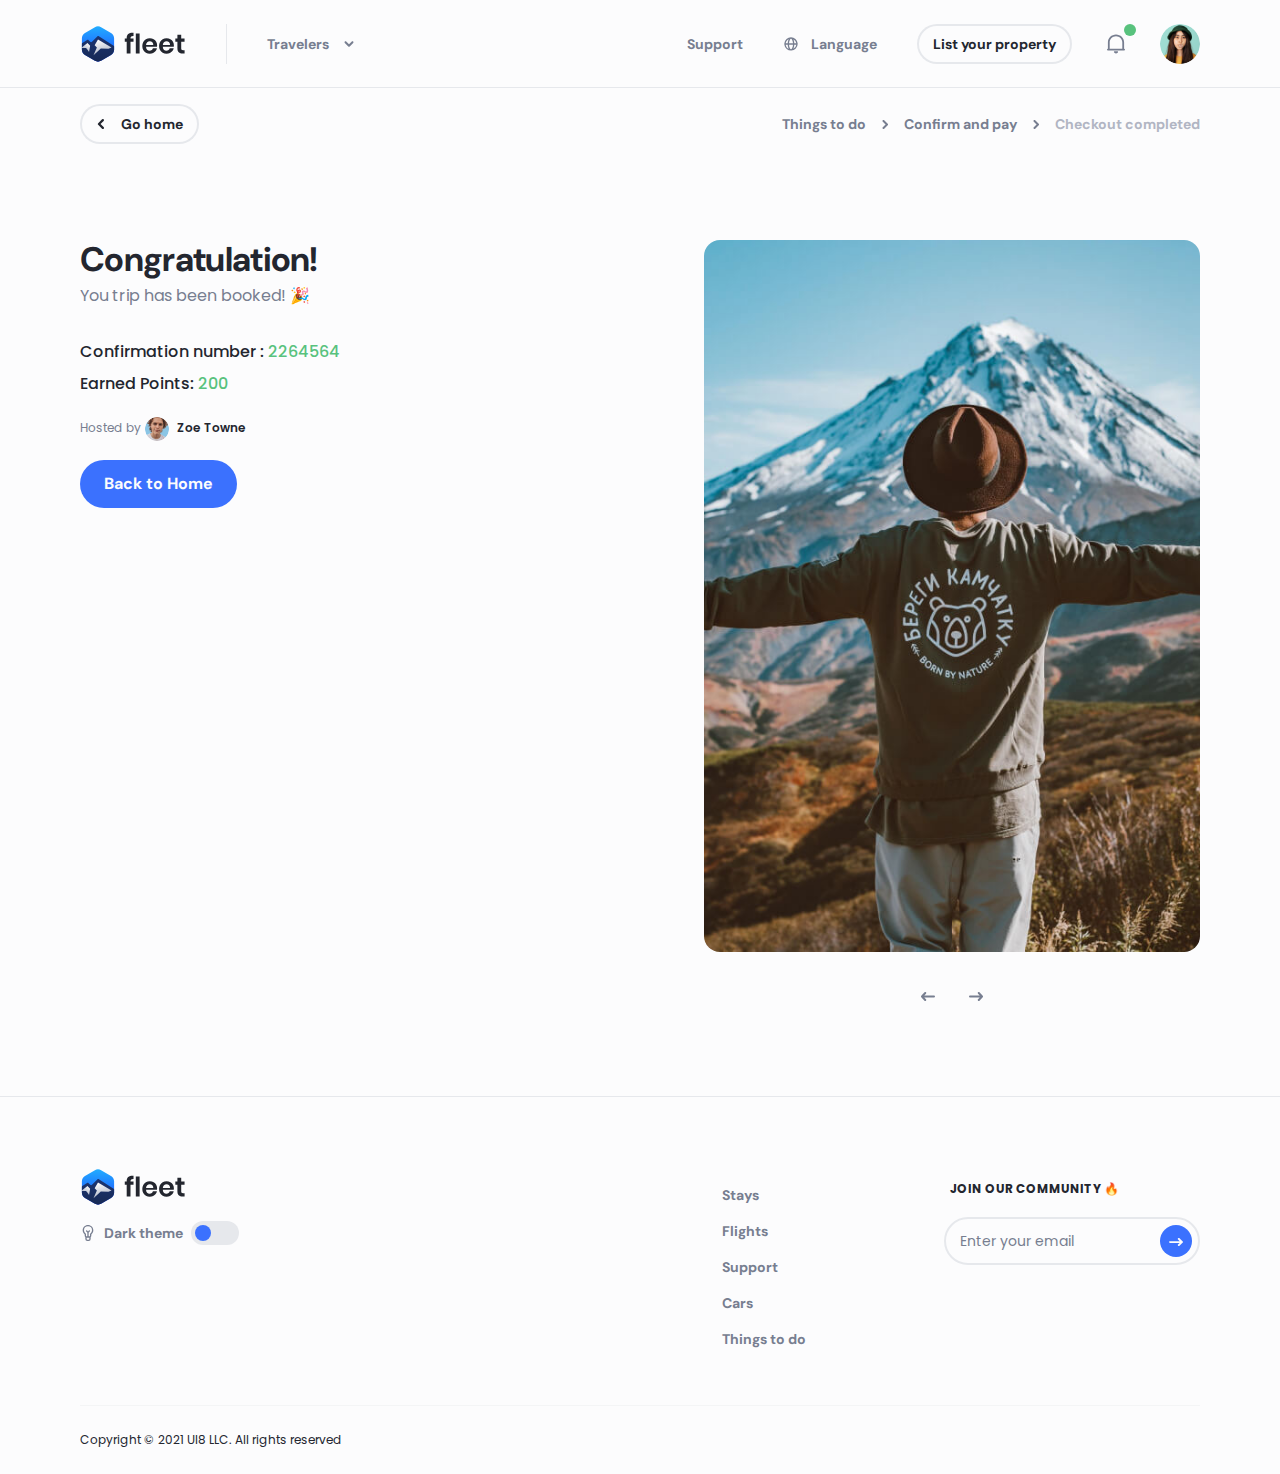
<file: checkout-complete.html>
<!DOCTYPE html>
<html lang="en">
  <head>
    <meta charset="utf-8">
    <title>Fleet</title>
    <meta http-equiv="X-UA-Compatible" content="IE=Edge">
    <meta name="viewport" content="width=device-width, initial-scale=1, maximum-scale=1.0, user-scalable=no">
    <meta name="format-detection" content="telephone=no">
    <link rel="apple-touch-icon" sizes="180x180" href="img/apple-touch-icon.png">
    <link rel="icon" type="image/png" sizes="32x32" href="img/favicon-32x32.png">
    <link rel="icon" type="image/png" sizes="16x16" href="img/favicon-16x16.png">
    <link rel="manifest" href="img/site.webmanifest">
    <link rel="mask-icon" href="img/safari-pinned-tab.svg" color="#5bbad5">
    <meta name="msapplication-TileColor" content="#da532c">
    <meta name="theme-color" content="#ffffff">
    <meta name="description" content="Epic Travel Shopping Design Kit">
    <meta name="twitter:card" content="summary">
    <meta name="twitter:site" content="@ui8">
    <meta name="twitter:title" content="Fleet – Travel Shopping UI Kit">
    <meta name="twitter:description" content="Epic Travel Shopping Design Kit">
    <meta name="twitter:creator" content="@ui8">
    <meta name="twitter:image" content="https://ui8-fleet-html.herokuapp.com/img/twitter-card.jpg">
    <meta property="og:title" content="Fleet – Travel Shopping UI Kit">
    <meta property="og:type" content="Article">
    <meta property="og:url" content="https://ui8.net/ui8/products/fleet--travel-shopping-ui-design-kit">
    <meta property="og:image" content="https://ui8-fleet-html.herokuapp.com/img/fb-og-image.jpg">
    <meta property="og:description" content="Epic Travel Shopping Design Kit">
    <meta property="og:site_name" content="Fleet – Travel Shopping UI Kit">
    <meta property="fb:admins" content="132951670226590">
    <link rel="preconnect" href="https://fonts.gstatic.com">
    <link href="https://fonts.googleapis.com/css2?family=DM+Sans:wght@700&amp;family=Poppins:wght@400;500;600;700&amp;display=swap" rel="stylesheet">
    <link rel="stylesheet" media="all" href="css/app.min.css">
    <script>
      var viewportmeta = document.querySelector('meta[name="viewport"]');
      if (viewportmeta) {
        if (screen.width < 375) {
          var newScale = screen.width / 375;
          viewportmeta.content = 'width=375, minimum-scale=' + newScale + ', maximum-scale=1.0, user-scalable=no, initial-scale=' + newScale + '';
        } else {
          viewportmeta.content = 'width=device-width, maximum-scale=1.0, initial-scale=1.0';
        }
      }
    </script>
  </head>
  <body>
    <script>
      console.log(localStorage.getItem('darkMode'));
      if (localStorage.getItem('darkMode') === "on") {
        document.body.classList.add("dark");
        document.addEventListener("DOMContentLoaded", function() {
          document.querySelector('.js-theme input').checked = true;
        });
      }
    </script>
    <!-- outer-->
    <div class="outer">
      <!-- header-->
      <header class="header js-header header_border">
        <div class="header__center center"><a class="header__logo" href="index.html"><img class="some-icon" src="img/logo-dark.svg" alt="Fleet"><img class="some-icon-dark" src="img/logo-light.svg" alt="Fleet"></a>
          <div class="header__wrapper js-header-wrapper">
            <div class="header__item header__item_dropdown js-header-item">
              <button class="header__head js-header-head">Travelers
                <svg class="icon icon-arrow-down">
                  <use xlink:href="#icon-arrow-down"></use>
                </svg>
              </button>
              <div class="header__body js-header-body">
                <div class="header__menu"><a class="header__link" href="index.html">
                    <svg class="icon icon-comment">
                      <use xlink:href="#icon-comment"></use>
                    </svg>Stays</a><a class="header__link" href="flights.html">
                    <svg class="icon icon-email">
                      <use xlink:href="#icon-email"></use>
                    </svg>Flights</a><a class="header__link active" href="things-to-do.html">
                    <svg class="icon icon-home">
                      <use xlink:href="#icon-home"></use>
                    </svg>Things to do</a><a class="header__link" href="cars.html">
                    <svg class="icon icon-email">
                      <use xlink:href="#icon-email"></use>
                    </svg>Cars</a></div>
              </div>
            </div><a class="header__item" href="support.html">Support</a>
            <div class="header__item header__item_language js-header-item">
              <button class="header__head js-header-head">
                <svg class="icon icon-globe">
                  <use xlink:href="#icon-globe"></use>
                </svg>Language
              </button>
              <div class="header__body js-header-body">
                <div class="header__list"><a class="header__box active" href="#">
                    <div class="header__category">English</div>
                    <div class="header__country">United States</div></a><a class="header__box" href="#">
                    <div class="header__category">Vietnamese</div>
                    <div class="header__country">Vietnamese</div></a><a class="header__box" href="#">
                    <div class="header__category">Français</div>
                    <div class="header__country">Belgique</div></a><a class="header__box" href="#">
                    <div class="header__category">Français</div>
                    <div class="header__country">Canada</div></a></div>
              </div>
            </div><a class="button button-stroke button-small header__button" href="list-your-property.html">List your property</a>
          </div>
          <div class="header__item header__item_notification js-header-item">
            <button class="header__head js-header-head active">
              <svg class="icon icon-notification">
                <use xlink:href="#icon-notification"></use>
              </svg>
            </button>
            <div class="header__body js-header-body">
              <div class="header__title">Notification</div>
              <div class="header__notifications"><a class="header__notification" href="message-center.html">
                  <div class="header__avatar"><img src="img/content/avatar-1.jpg" alt="Avatar"></div>
                  <div class="header__details">
                    <div class="header__subtitle">Kohaku Tora</div>
                    <div class="header__content">just sent you a message</div>
                    <div class="header__date">1 minute ago</div>
                    <div class="header__status" style="background-color: #3B71FE;"></div>
                  </div></a><a class="header__notification" href="message-center.html">
                  <div class="header__avatar"><img src="img/content/avatar-1.jpg" alt="Avatar"></div>
                  <div class="header__details">
                    <div class="header__subtitle">Kohaku Tora</div>
                    <div class="header__content">just sent you a message</div>
                    <div class="header__date">3 hours ago</div>
                    <div class="header__status" style="background-color: #3B71FE;"></div>
                  </div></a></div>
            </div>
          </div><a class="header__login js-popup-open" href="#popup-login" data-effect="mfp-zoom-in">
            <svg class="icon icon-user">
              <use xlink:href="#icon-user"></use>
            </svg></a>
          <div class="header__item header__item_user js-header-item">
            <button class="header__head js-header-head"><img src="img/content/avatar-2.jpg" alt="Avatar"></button>
            <div class="header__body js-header-body">
              <div class="header__group">
                <div class="header__menu"><a class="header__link" href="message-center.html">
                    <svg class="icon icon-comment">
                      <use xlink:href="#icon-comment"></use>
                    </svg>Messages</a><a class="header__link" href="bookings-list.html">
                    <svg class="icon icon-home">
                      <use xlink:href="#icon-home"></use>
                    </svg>Bookings</a><a class="header__link" href="wishlists.html">
                    <svg class="icon icon-email">
                      <use xlink:href="#icon-email"></use>
                    </svg>Wishlists</a></div>
                <div class="header__menu"><a class="header__link" href="list-your-property.html">
                    <svg class="icon icon-building">
                      <use xlink:href="#icon-building"></use>
                    </svg>List your property</a><a class="header__link" href="host-an-experience.html">
                    <svg class="icon icon-flag">
                      <use xlink:href="#icon-flag"></use>
                    </svg>Host an experience</a></div>
              </div>
              <div class="header__btns"><a class="button button-small header__button" href="account-setting.html">Account</a>
                <button class="button-stroke button-small header__button">Log out</button>
              </div>
            </div>
          </div>
          <button class="header__burger js-header-burger"></button>
        </div>
      </header>
      <!-- outer content-->
      <div class="outer__inner">
        <div class="section-mb80 complete complete_tasks">
          <div class="complete__center center">
            <div class="control"><a class="button-stroke button-small control__button" href="checkout.html">
                <svg class="icon icon-arrow-left">
                  <use xlink:href="#icon-arrow-left"></use>
                </svg><span>Go home</span></a>
              <ul class="breadcrumbs">
                <li class="breadcrumbs__item"><a class="breadcrumbs__link" href="product.html">Things to do</a></li>
                <li class="breadcrumbs__item"><a class="breadcrumbs__link" href="checkout.html">Confirm and pay</a></li>
                <li class="breadcrumbs__item">Checkout completed</li>
              </ul>
            </div>
            <div class="complete__row">
              <div class="complete__col">
                <div class="complete__head">
                  <h2 class="complete__title h2">Congratulation!</h2>
                  <div class="complete__info">You trip has been booked! 🎉</div>
                  <div class="complete__subtitle">Confirmation number : <span>2264564</span></div>
                  <div class="complete__subtitle">Earned Points: <span>200</span></div>
                  <div class="complete__author"><span>Hosted by</span>
                    <div class="complete__avatar"><img src="img/content/avatar.jpg" alt="Avatar"></div>
                    <div class="complete__man">Zoe Towne</div>
                  </div>
                  <a class="button checkout__button" href="index.html">Back to Home</a>

                </div>
              </div>
              <div class="complete__col">
                <div class="complete__wrapper">
                  <div class="complete__slider js-slider-complete">
                    <div class="complete__preview"><img srcSet="img/content/slider-pic-3@2x.jpg 2x" src="img/content/slider-pic-3.jpg" alt="Complete"></div>
                    <div class="complete__preview"><img srcSet="img/content/slider-pic-3@2x.jpg 2x" src="img/content/slider-pic-3.jpg" alt="Complete"></div>
                    <div class="complete__preview"><img srcSet="img/content/slider-pic-3@2x.jpg 2x" src="img/content/slider-pic-3.jpg" alt="Complete"></div>
                  </div>
                </div>
              </div>
            </div>
          </div>
        </div>
      </div>
      <!-- footer-->
      <footer class="footer">
        <div class="footer__center center">
          <div class="footer__row">
            <div class="footer__col"><a class="footer__logo" href="index.html"><img class="some-icon" src="img/logo-dark.svg" alt="Fleet"><img class="some-icon-dark" src="img/logo-light.svg" alt="Fleet"></a>
              <div class="footer__theme">
                <svg class="icon icon-bulb">
                  <use xlink:href="#icon-bulb"></use>
                </svg>Dark theme
                <label class="theme js-theme">
                  <input class="theme__input" type="checkbox"/><span class="theme__inner"><span class="theme__box"></span></span>
                </label>
              </div>
            </div>
            <div class="footer__col">
              <div class="footer__menu"><a class="footer__link" href="index.html">Stays</a><a class="footer__link" href="flights.html">Flights</a><a class="footer__link" href="support.html">Support</a><a class="footer__link" href="cars.html">Cars</a><a class="footer__link" href="things-to-do.html">Things to do</a></div>
            </div>
            <div class="footer__col">
              <div class="footer__info">Join our community 🔥</div>
              <form class="subscription">
                <input class="subscription__input" type="email" name="email" placeholder="Enter your email" required="required"/>
                <button class="subscription__btn">
                  <svg class="icon icon-arrow-next">
                    <use xlink:href="#icon-arrow-next"></use>
                  </svg>
                </button>
              </form>
            </div>
          </div>
          <div class="footer__bottom">
            <div class="footer__copyright">Copyright © 2021 UI8 LLC. All rights reserved</div>
          </div>
        </div>
      </footer>
    </div>
    <div class="popup popup_login mfp-hide" id="popup-login">
      <div class="login">
        <div class="login__item">
          <div class="login__title h3">Sign up on Fleet</div>
          <div class="login__info">Use Your OpenID to Sign up</div>
          <div class="login__btns">
            <button class="button login__button">
              <svg class="icon icon-google">
                <use xlink:href="#icon-google"></use>
              </svg><span>Google</span>
            </button>
            <button class="button-black login__button">
              <svg class="icon icon-apple">
                <use xlink:href="#icon-apple"></use>
              </svg><span>Apple</span>
            </button>
          </div>
          <div class="login__note">Or continue with email</div>
          <div class="subscription">
            <input class="subscription__input" type="email" name="email" placeholder="Enter your email" required>
            <button class="subscription__btn">
              <svg class="icon icon-arrow-next">
                <use xlink:href="#icon-arrow-next"></use>
              </svg>
            </button>
          </div>
          <div class="login__foot">Already have an account? <a class="login__link" href="#">Login</a></div>
        </div>
        <div class="login__item">
          <div class="login__title h3">Sign in</div>
          <div class="login__form">
            <div class="field field_view">
              <div class="field__wrap">
                <input class="field__input" type="password" name="password" placeholder="Password" required>
                <button class="field__view">
                  <svg class="icon icon-eye">
                    <use xlink:href="#icon-eye"></use>
                  </svg>
                </button>
              </div>
            </div>
            <button class="button login__button">Login</button>
          </div>
          <div class="login__foot"><a class="login__password" href="#">Forgot password?</a></div>
        </div>
        <div class="login__item">
          <div class="login__title h3">Let’s confirm it’s really you</div>
          <div class="login__info">Help us secure your account. Please complete the verifications below</div>
          <div class="login__form">
            <div class="login__variants">
              <label class="radio">
                <input class="radio__input" type="radio" name="login" checked="checked"/><span class="radio__inner"><span class="radio__tick"></span><span class="radio__text">Get the code by text message (SM) at +1 234 567 890</span></span>
              </label>
              <label class="radio">
                <input class="radio__input" type="radio" name="login"/><span class="radio__inner"><span class="radio__tick"></span><span class="radio__text">Get the code by email at tranm••••••••••••@gm•••.com</span></span>
              </label>
            </div>
            <button class="button login__button">Continue</button>
          </div>
        </div>
        <div class="login__item">
          <div class="login__title h3">Enter your security code</div>
          <div class="login__info">We texted your code to +1 234 567 890</div>
          <div class="login__form">
            <div class="login__code">
              <div class="login__number">
                <input type="tel">
              </div>
              <div class="login__number">
                <input type="tel">
              </div>
              <div class="login__number">
                <input type="tel">
              </div>
              <div class="login__number">
                <input type="tel">
              </div>
            </div>
          </div>
        </div>
      </div>
    </div>
    <!-- scripts-->
    <script src="js/lib/jquery.min.js"></script>
    <script src="js/lib/slick.min.js"></script>
    <script src="js/lib/jquery.nice-select.min.js"></script>
    <script src="js/lib/share-buttons.js"></script>
    <script src="js/lib/jquery.fancybox.min.js"></script>
    <script src="js/lib/jquery.rateyo.min.js"></script>
    <script src="js/lib/nouislider.min.js"></script>
    <script src="js/lib/wNumb.js"></script>
    <script src="js/lib/jquery.magnific-popup.min.js"></script>
    <script src="js/lib/moment.min.js"></script>
    <script src="js/lib/jquery.daterangepicker.min.js"></script>
    <script src="js/lib/simpleParallax.min.js"></script>
    <script src="js/demo.js"></script>
    <script src="js/app.js"></script>
    <!-- svg sprite-->
    <div style="display: none"><svg width="0" height="0">
<symbol xmlns="http://www.w3.org/2000/svg" viewBox="0 0 16 16" id="icon-arrow-down">
<path d="M10.805 6.362c-.26-.26-.682-.26-.943 0L8 8.224 6.138 6.362c-.26-.26-.682-.26-.943 0s-.26.682 0 .943l2.333 2.333c.26.26.682.26.943 0l2.333-2.333c.26-.26.26-.682 0-.943z"></path>
</symbol>
<symbol xmlns="http://www.w3.org/2000/svg" viewBox="0 0 16 16" id="icon-arrow-bottom">
<path d="M15.039 3.961c-.653-.653-1.713-.653-2.366 0L8 8.634 3.327 3.961c-.653-.653-1.713-.653-2.366 0s-.653 1.713 0 2.366l5.856 5.856c.653.653 1.713.653 2.366 0l5.856-5.856c.653-.653.653-1.713 0-2.366z"></path>
</symbol>
<symbol xmlns="http://www.w3.org/2000/svg" viewBox="0 0 16 16" id="icon-arrow-left">
<path d="M12.207.521a1.78 1.78 0 0 1 0 2.514L7.242 8l4.965 4.965a1.78 1.78 0 0 1 0 2.514 1.78 1.78 0 0 1-2.514 0L3.471 9.257a1.78 1.78 0 0 1 0-2.514L9.693.521a1.78 1.78 0 0 1 2.514 0z"></path>
</symbol>
<symbol xmlns="http://www.w3.org/2000/svg" viewBox="0 0 16 16" id="icon-arrow-right">
<path d="M6.528 5.195c-.26.26-.26.682 0 .943L8.39 8 6.528 9.862c-.26.26-.26.682 0 .943s.682.26.943 0l2.333-2.333c.26-.26.26-.682 0-.943L7.471 5.195c-.26-.26-.682-.26-.943 0z"></path>
</symbol>
<symbol xmlns="http://www.w3.org/2000/svg" viewBox="0 0 16 16" id="icon-email">
<path d="M13.334 2a2 2 0 0 1 1.995 1.851l.005.149v8a2 2 0 0 1-1.851 1.995l-.149.005H2.667a2 2 0 0 1-1.995-1.851L.667 12V4a2 2 0 0 1 1.851-1.995L2.667 2h10.667zm0 1.333H2.667C2.299 3.333 2 3.632 2 4v8c0 .368.298.667.667.667h10.667c.368 0 .667-.298.667-.667V4c0-.368-.298-.667-.667-.667zm-.821 1.573c.236.283.198.703-.085.939L9.281 8.468a2 2 0 0 1-2.561 0L3.574 5.845c-.283-.236-.321-.656-.085-.939s.656-.321.939-.085l3.146 2.622c.247.206.606.206.854 0l3.146-2.622c.283-.236.703-.197.939.085z"></path>
</symbol>
<symbol xmlns="http://www.w3.org/2000/svg" viewBox="0 0 16 16" id="icon-comment">
<path d="M8 1.413c1.643 0 3.124.162 4.203.326 1.127.171 2.019.997 2.213 2.12a17.13 17.13 0 0 1 .25 2.887 17.13 17.13 0 0 1-.25 2.887c-.193 1.123-1.086 1.949-2.213 2.12a28.6 28.6 0 0 1-3.787.323l-4.077 2.409a.67.67 0 0 1-1.006-.574v-2.269c-.902-.3-1.584-1.045-1.75-2.009-.135-.783-.25-1.777-.25-2.887s.115-2.104.25-2.887c.193-1.123 1.086-1.949 2.213-2.12 1.08-.164 2.561-.326 4.203-.326zm0 1.333a27.01 27.01 0 0 0-4.003.311c-.596.091-1.01.506-1.099 1.028a15.8 15.8 0 0 0-.231 2.661 15.8 15.8 0 0 0 .231 2.661c.078.453.395.817.856.97l.913.303v2.063l3.375-1.994.353-.006a27.26 27.26 0 0 0 3.609-.308c.596-.091 1.01-.506 1.099-1.028.125-.724.231-1.641.231-2.661s-.106-1.937-.231-2.661c-.09-.522-.504-.938-1.099-1.028A27.01 27.01 0 0 0 8 2.746zm-.667 4.667c.368 0 .667.298.667.667s-.298.667-.667.667h0-2.667C4.298 8.746 4 8.448 4 8.08s.298-.667.667-.667h0zm4-2.667c.368 0 .667.298.667.667s-.298.667-.667.667h0-6.667C4.298 6.08 4 5.781 4 5.413s.298-.667.667-.667h0z"></path>
</symbol>
<symbol xmlns="http://www.w3.org/2000/svg" viewBox="0 0 16 16" id="icon-home">
<path d="M8.287 1.411c.09.02.177.053.278.102l.086.044.318.184.132.079 2.561 1.543 3.348 2.009c.316.189.418.599.229.915-.17.284-.519.396-.817.277l-.097-.048-.99-.594v6.751c-.001.619-.013.951-.145 1.211-.128.251-.332.455-.583.583-.233.119-.526.141-1.033.144H10v.001H6v-.001H4.428c-.508-.004-.8-.026-1.033-.144-.251-.128-.455-.332-.583-.583-.119-.233-.141-.526-.144-1.033l-.001-6.928-.99.594c-.316.189-.725.087-.915-.229-.17-.284-.105-.644.14-.852l.088-.063 3.344-2.006L6.899 1.82l.451-.263.084-.043c.101-.049.189-.082.279-.102.189-.042.385-.042.574 0zM8 2.721l-.006.003-2.973 1.784L4 5.123l.001 7.651.008.399.005.071.002.018.018.002a6.48 6.48 0 0 0 .469.013H6V10.61a2 2 0 0 1 3.995-.149l.005.149v2.666h1.498l.399-.008.071-.005.018-.002.002-.018c.011-.133.013-.311.014-.608V5.123l-1.025-.618-2.969-1.781L8 2.721zm0 7.223c-.368 0-.667.298-.667.667l-.001 2.666h1.333l.001-2.666c0-.368-.298-.667-.667-.667z"></path>
</symbol>
<symbol xmlns="http://www.w3.org/2000/svg" viewBox="0 0 16 16" id="icon-home-fill">
<path d="M13.333 12.534V5.978l.99.594c.316.189.725.087.915-.229s.087-.725-.229-.915L11.661 3.42 9.1 1.877h0l-.45-.263-.086-.044c-.101-.049-.188-.082-.278-.102-.189-.042-.385-.042-.574 0-.09.02-.178.053-.279.102l-.084.043-.451.263h0L4.334 3.422.99 5.429c-.316.189-.418.599-.229.915s.599.418.915.229l.99-.594v6.556c0 .747 0 1.12.145 1.405.128.251.332.455.583.583.285.145.659.145 1.405.145h1.2v-4a2 2 0 0 1 4 0v4h1.2c.747 0 1.12 0 1.405-.145.251-.128.455-.332.583-.583.145-.285.145-.659.145-1.405z"></path>
</symbol>
<symbol xmlns="http://www.w3.org/2000/svg" viewBox="0 0 16 16" id="icon-globe">
<path d="M8 1.334a6.67 6.67 0 0 1 6.631 5.971l.003.029.033.667a6.67 6.67 0 0 1-13.3.667l-.033-.667c0-.225.011-.447.033-.667h0a6.67 6.67 0 0 1 6.634-6zm1.982 7.334H6.018c.077 1.396.391 2.599.817 3.451.532 1.065 1.021 1.216 1.164 1.216s.632-.151 1.164-1.216c.426-.852.74-2.055.817-3.451zm-5.299 0H2.708c.228 1.831 1.385 3.374 2.983 4.142-.556-1.068-.927-2.52-1.008-4.142zm8.609 0h-1.975c-.081 1.622-.452 3.074-1.009 4.142a5.34 5.34 0 0 0 2.984-4.143zm-7.6-5.476l-.143.071c-1.525.79-2.62 2.295-2.841 4.071h1.975c.08-1.623.452-3.074 1.008-4.143zM8 2.667c-.143 0-.632.151-1.164 1.216-.426.852-.74 2.055-.817 3.452h3.964c-.077-1.396-.391-2.6-.817-3.452-.501-1.002-.963-1.195-1.136-1.214L8 2.667h0zm2.308.524l.049.095c.53 1.059.882 2.473.96 4.048h1.975a5.34 5.34 0 0 0-2.984-4.143z"></path>
</symbol>
<symbol xmlns="http://www.w3.org/2000/svg" viewBox="0 0 16 16" id="icon-bell">
<path d="M8.833 12.861c.368 0 .679.313.516.643-.072.146-.169.281-.289.398-.281.276-.663.431-1.061.431s-.779-.155-1.061-.431a1.47 1.47 0 0 1-.289-.398c-.163-.33.148-.643.516-.643h1.667zM8 1.667c2.982 0 5.4 2.382 5.4 5.321v4.106h.011a.59.59 0 0 1 .589.589.59.59 0 0 1-.589.589H2.589A.59.59 0 0 1 2 11.683a.59.59 0 0 1 .589-.589H2.6V6.988c0-2.939 2.418-5.321 5.4-5.321zm0 1.178c-2.32 0-4.2 1.855-4.2 4.142v4.106h8.4V6.988c0-2.288-1.88-4.142-4.2-4.142z"></path>
</symbol>
<symbol xmlns="http://www.w3.org/2000/svg" viewBox="0 0 16 16" id="icon-flag">
<path d="M3.22 0c.368 0 .667.298.667.667v.666h7.768c1.097 0 1.707 1.239 1.089 2.103l-.077.098L10.553 6l2.113 2.466c.714.833.17 2.103-.888 2.196l-.124.005-7.768-.001v4.667c0 .368-.298.667-.667.667s-.667-.298-.667-.667V.667c0-.368.298-.667.667-.667zm8.434 2.667H3.886v6.667h7.768L8.797 6l2.857-3.333z"></path>
</symbol>
<symbol xmlns="http://www.w3.org/2000/svg" viewBox="0 0 16 16" id="icon-building">
<path d="M7.333 1.333a2 2 0 0 1 2 2v3.333h3.333a2 2 0 0 1 1.995 1.851l.005.149v4a2 2 0 0 1-1.851 1.995l-.149.005H3.333a2 2 0 0 1-2-2V3.333a2 2 0 0 1 2-2h4zm0 1.333h-4c-.335 0-.612.247-.659.568l-.007.099v9.333c0 .335.247.612.568.659l.099.007H4v-.667c0-.335.247-.612.568-.659L4.666 12H6c.335 0 .612.247.659.568l.007.099v.667H8v-10c0-.368-.298-.667-.667-.667zM12.666 8H9.333v5.333h3.333c.368 0 .667-.298.667-.667v-4c0-.368-.298-.667-.667-.667zm-1.333 3.333c.368 0 .667.298.667.667s-.298.667-.667.667-.667-.298-.667-.667.298-.667.667-.667zm0-2c.368 0 .667.298.667.667s-.298.667-.667.667-.667-.298-.667-.667.298-.667.667-.667zM6 9.333c.368 0 .667.298.667.667s-.298.667-.667.667h0-1.333C4.298 10.666 4 10.368 4 10s.298-.667.667-.667h0zm0-2.667c.368 0 .667.298.667.667S6.368 8 6 8H4.666C4.298 8 4 7.701 4 7.333s.298-.667.667-.667H6zM6 4c.368 0 .667.298.667.667s-.298.667-.667.667H4.666c-.368 0-.667-.298-.667-.667S4.298 4 4.666 4H6z"></path>
</symbol>
<symbol xmlns="http://www.w3.org/2000/svg" viewBox="0 0 16 16" id="icon-arrow-next">
<path d="M10.39 3.765c.464-.375 1.187-.349 1.615.057l3.692 3.5a.91.91 0 0 1 0 1.357l-3.692 3.5c-.428.406-1.151.431-1.615.057s-.493-1.007-.065-1.413L12.247 9H1.143C.512 9 0 8.552 0 8s.512-1 1.143-1h11.104l-1.922-1.822c-.428-.406-.399-1.038.065-1.413z"></path>
</symbol>
<symbol xmlns="http://www.w3.org/2000/svg" viewBox="0 0 16 16" id="icon-arrow-prev">
<path d="M5.61 12.235c-.464.375-1.187.349-1.615-.057l-3.692-3.5a.91.91 0 0 1 0-1.357l3.692-3.5c.428-.406 1.151-.431 1.615-.057s.493 1.007.065 1.413L3.753 7h11.104C15.488 7 16 7.448 16 8s-.512 1-1.143 1H3.753l1.922 1.822c.428.406.399 1.038-.065 1.413z"></path>
</symbol>
<symbol xmlns="http://www.w3.org/2000/svg" viewBox="0 0 16 16" id="icon-notification">
<path d="M8.833 12.861c.368 0 .679.313.516.643-.072.146-.169.281-.289.398-.281.276-.663.431-1.061.431s-.779-.155-1.061-.431a1.47 1.47 0 0 1-.289-.398c-.163-.33.148-.643.516-.643h1.667zM8 1.667c2.982 0 5.4 2.382 5.4 5.321v4.106h.011a.59.59 0 0 1 .589.589.59.59 0 0 1-.589.589H2.589A.59.59 0 0 1 2 11.683a.59.59 0 0 1 .589-.589H2.6V6.988c0-2.939 2.418-5.321 5.4-5.321zm0 1.178c-2.32 0-4.2 1.855-4.2 4.142v4.106h8.4V6.988c0-2.288-1.88-4.142-4.2-4.142z"></path>
</symbol>
<symbol xmlns="http://www.w3.org/2000/svg" viewBox="0 0 16 16" id="icon-bulb">
<path d="M7.999 0c2.946 0 5.333 2.388 5.333 5.333 0 1.684-.781 3.186-2 4.164v1.17c0 .591-.256 1.122-.663 1.488L10.668 14a2 2 0 0 1-2 2H7.335a2 2 0 0 1-2-2v-1.841c-.41-.366-.668-.899-.668-1.492v-1.17c-1.219-.977-2-2.479-2-4.164C2.666 2.388 5.054 0 7.999 0zm1.335 12.667l-2.667-.001V14c0 .368.298.667.667.667h1.333c.368 0 .667-.298.667-.667v-1.333h0zM7.999 1.333a4 4 0 0 0-4 4A3.99 3.99 0 0 0 5.5 8.457l.499.4v1.81c0 .368.298.667.667.667h.668V7.609L6.196 6.471c-.26-.26-.26-.682 0-.943s.682-.26.943 0h0L8 6.39l.862-.862c.26-.26.682-.26.943 0s.26.682 0 .943h0L8.667 7.609v3.724h.666c.368 0 .667-.298.667-.667v-1.81l.499-.4a3.99 3.99 0 0 0 1.501-3.123 4 4 0 0 0-4-4z"></path>
</symbol>
<symbol xmlns="http://www.w3.org/2000/svg" viewBox="0 0 16 16" id="icon-coin">
<path d="M8 1.334a6.67 6.67 0 0 1 6.667 6.667A6.67 6.67 0 0 1 8 14.667a6.67 6.67 0 0 1-6.667-6.667A6.67 6.67 0 0 1 8 1.334zm0 1.333c-2.946 0-5.333 2.388-5.333 5.333S5.054 13.334 8 13.334s5.333-2.388 5.333-5.333S10.945 2.667 8 2.667zm0 1.333c.368 0 .667.298.667.667a2 2 0 0 1 2 2c0 .368-.298.667-.667.667s-.667-.298-.667-.667-.298-.667-.667-.667H7.162c-.274 0-.496.222-.496.496 0 .213.137.403.339.47l2.411.804a1.83 1.83 0 0 1-.578 3.564h-.171c0 .368-.298.667-.667.667s-.667-.298-.667-.667a2 2 0 0 1-2-2c0-.368.298-.667.667-.667s.667.298.667.667.298.667.667.667h1.504c.274 0 .496-.222.496-.496 0-.213-.136-.403-.339-.47l-2.411-.804a1.83 1.83 0 0 1 .578-3.564h.171c0-.368.298-.667.667-.667z"></path>
</symbol>
<symbol xmlns="http://www.w3.org/2000/svg" viewBox="0 0 16 16" id="icon-star">
<path d="M9.69 1.529l1.442 2.838 3.238.457c1.517.214 2.211 2.086 1.041 3.192l-2.326 2.198.547 3.098c.28 1.587-1.404 2.653-2.73 1.977L8 13.809l-2.903 1.481c-1.328.678-3.011-.391-2.731-1.976l.547-3.098L.588 8.017C-.582 6.91.114 5.038 1.628 4.824l3.239-.457L6.31 1.529c.697-1.371 2.683-1.372 3.38 0z"></path>
</symbol>
<symbol xmlns="http://www.w3.org/2000/svg" viewBox="0 0 16 16" id="icon-play">
<path d="M1.509 2.463c0-1.71 1.876-2.755 3.33-1.855l8.945 5.538c1.378.853 1.378 2.857 0 3.711l-8.945 5.538c-1.454.899-3.33-.147-3.33-1.856V2.463z"></path>
</symbol>
<symbol xmlns="http://www.w3.org/2000/svg" viewBox="0 0 16 16" id="icon-modem">
<path d="M11.333 1.333c.368 0 .667.298.667.667h0v5.333h.667a2 2 0 0 1 1.995 1.851l.005.149V12a2 2 0 0 1-1.851 1.995l-.149.005-.007.099c-.048.321-.325.568-.659.568-.368 0-.667-.298-.667-.667h0-6.667c0 .368-.298.667-.667.667s-.667-.298-.667-.667h0a2 2 0 0 1-1.995-1.851L1.334 12V9.333a2 2 0 0 1 1.851-1.995l.149-.005H4V4.666C4 4.298 4.299 4 4.667 4s.667.298.667.667h0v2.667h5.333V2c0-.368.298-.667.667-.667zm1.334 7.333H3.334c-.368 0-.667.298-.667.667V12c0 .368.298.667.667.667h9.333c.368 0 .667-.298.667-.667V9.333c0-.368-.298-.667-.667-.667zM4.667 10c.368 0 .667.298.667.667s-.298.667-.667.667S4 11.035 4 10.666 4.299 10 4.667 10zm6.667 0c.368 0 .667.298.667.667s-.298.667-.667.667h0-4c-.368 0-.667-.298-.667-.667S6.965 10 7.333 10h0z"></path>
</symbol>
<symbol xmlns="http://www.w3.org/2000/svg" viewBox="0 0 16 16" id="icon-burger">
<path d="M10.001 2a4.67 4.67 0 0 1 4.667 4.667 1.99 1.99 0 0 1-.257.982c.555.355.923.977.923 1.685a2 2 0 0 1-.923 1.685c.164.289.257.624.257.981a2 2 0 0 1-2 2H3.334a2 2 0 0 1-2-2 1.99 1.99 0 0 1 .257-.981c-.556-.354-.925-.977-.925-1.686a2 2 0 0 1 .925-1.687c-.163-.289-.257-.624-.257-.98A4.67 4.67 0 0 1 6.001 2h4zm2.667 9.333H3.334c-.368 0-.667.299-.667.667 0 .335.247.612.568.659l.099.007h9.333c.368 0 .667-.299.667-.667s-.299-.667-.667-.667zm.665-2.667H2.666c-.368 0-.667.298-.667.667s.298.667.667.667h10.667c.368 0 .667-.298.667-.667s-.298-.667-.667-.667zm-3.332-5.333h-4c-1.841 0-3.333 1.492-3.333 3.333 0 .335.247.612.568.659l.099.007h9.333c.368 0 .667-.298.667-.667 0-1.841-1.492-3.333-3.333-3.333zM5.333 4.667c.368 0 .667.298.667.667S5.701 6 5.333 6s-.667-.298-.667-.667.298-.667.667-.667zm2.667 0c.368 0 .667.298.667.667S8.368 6 7.999 6s-.667-.298-.667-.667.298-.667.667-.667zm2.667 0c.368 0 .667.298.667.667S11.034 6 10.666 6s-.667-.298-.667-.667.298-.667.667-.667z"></path>
</symbol>
<symbol xmlns="http://www.w3.org/2000/svg" viewBox="0 0 16 16" id="icon-check">
<path d="M15.665 2.668c.446.446.446 1.17 0 1.616l-9.143 9.143c-.446.446-1.17.446-1.616 0L.335 8.855c-.446-.446-.446-1.17 0-1.616s1.17-.446 1.616 0l3.763 3.763 8.335-8.335c.446-.446 1.17-.446 1.616 0z"></path>
</symbol>
<symbol xmlns="http://www.w3.org/2000/svg" viewBox="0 0 16 16" id="icon-share">
<path d="M10.702 6.063l1.279.098c.99.104 1.779.806 1.898 1.843.068.591.122 1.444.122 2.663l-.122 2.663c-.118 1.036-.906 1.739-1.896 1.843-.787.083-2.042.161-3.982.161s-3.195-.078-3.982-.161c-.99-.104-1.778-.807-1.896-1.843C2.054 12.739 2 11.886 2 10.667l.122-2.663c.119-1.037.908-1.739 1.897-1.843l1.279-.098c.368-.02.682.263.701.63s-.263.682-.63.701l-1.21.092c-.417.044-.671.3-.713.669-.06.529-.113 1.33-.113 2.511l.113 2.511c.042.369.295.625.711.669C4.887 13.924 6.093 14 8 14l3.842-.154c.416-.044.669-.299.711-.669.06-.529.113-1.33.113-2.511l-.113-2.511c-.042-.369-.296-.625-.713-.669l-1.21-.092c-.368-.02-.65-.334-.63-.701s.334-.65.701-.63zM8.471.862l2.333 2.333c.26.26.26.682 0 .943s-.682.26-.943 0L8.667 2.943v6.391c0 .368-.298.667-.667.667s-.667-.298-.667-.667V2.943L6.138 4.138c-.26.26-.682.26-.943 0s-.26-.682 0-.943L7.529.862c.26-.26.682-.26.943 0z"></path>
</symbol>
<symbol xmlns="http://www.w3.org/2000/svg" viewBox="0 0 16 16" id="icon-more">
<path d="M3.333 6.667A1.34 1.34 0 0 1 4.667 8a1.34 1.34 0 0 1-1.333 1.333A1.34 1.34 0 0 1 2 8a1.34 1.34 0 0 1 1.333-1.333zm9.333 0A1.34 1.34 0 0 1 14 8a1.34 1.34 0 0 1-1.333 1.333A1.34 1.34 0 0 1 11.333 8a1.34 1.34 0 0 1 1.333-1.333zM8 6.667A1.34 1.34 0 0 1 9.333 8 1.34 1.34 0 0 1 8 9.334 1.34 1.34 0 0 1 6.667 8 1.34 1.34 0 0 1 8 6.667zM3.333 6.667A1.34 1.34 0 0 1 4.667 8a1.34 1.34 0 0 1-1.333 1.333A1.34 1.34 0 0 1 2 8a1.34 1.34 0 0 1 1.333-1.333zm9.333 0A1.34 1.34 0 0 1 14 8a1.34 1.34 0 0 1-1.333 1.333A1.34 1.34 0 0 1 11.333 8a1.34 1.34 0 0 1 1.333-1.333zM8 6.667A1.34 1.34 0 0 1 9.333 8 1.34 1.34 0 0 1 8 9.334 1.34 1.34 0 0 1 6.667 8 1.34 1.34 0 0 1 8 6.667z"></path>
</symbol>
<symbol xmlns="http://www.w3.org/2000/svg" viewBox="0 0 16 16" id="icon-heart">
<path d="M11 2.112c2.393 0 4.333 1.94 4.333 4.333 0 4.245-4.647 6.59-6.542 7.37-.511.21-1.071.21-1.582 0-1.896-.78-6.543-3.124-6.543-7.37 0-2.393 1.94-4.333 4.333-4.333a4.32 4.32 0 0 1 3 1.206 4.32 4.32 0 0 1 3-1.206zm0 1.333c-.807 0-1.537.317-2.077.835l-.462.443c-.258.248-.665.248-.923 0l-.462-.443c-.54-.518-1.27-.835-2.077-.835a3 3 0 0 0-3 3c0 1.588.86 2.9 2.101 3.978s2.728 1.794 3.615 2.159a.73.73 0 0 0 .567 0c.888-.365 2.373-1.08 3.615-2.159S14 8.034 14 6.445a3 3 0 0 0-3-3z"></path>
</symbol>
<symbol xmlns="http://www.w3.org/2000/svg" viewBox="0 0 16 16" id="icon-heart-fill">
<path d="M8 3.339a4.32 4.32 0 0 0-3-1.206c-2.393 0-4.333 1.94-4.333 4.333 0 4.246 4.647 6.59 6.543 7.37.511.21 1.071.21 1.582 0 1.896-.78 6.543-3.124 6.543-7.37 0-2.393-1.94-4.333-4.333-4.333a4.32 4.32 0 0 0-3 1.206z"></path>
</symbol>
<symbol xmlns="http://www.w3.org/2000/svg" viewBox="0 0 16 16" id="icon-close">
<path d="M3.528 3.528c.26-.26.682-.26.943 0L8 7.057l3.529-3.529c.26-.26.682-.26.943 0s.26.682 0 .943L8.942 8l3.529 3.529c.26.26.26.682 0 .943s-.682.26-.943 0L8 8.942l-3.529 3.529c-.26.26-.682.26-.943 0s-.26-.682 0-.943L7.057 8 3.528 4.471c-.26-.26-.26-.682 0-.943z"></path>
</symbol>
<symbol xmlns="http://www.w3.org/2000/svg" viewBox="0 0 16 16" id="icon-location">
<path d="M14.349 3.832L10.4 13.31c-.772 1.854-3.489 1.54-3.819-.44l-.493-2.956-2.956-.493c-1.981-.33-2.294-3.047-.44-3.819l9.478-3.949a1.67 1.67 0 0 1 2.18 2.179zm-1.667-.949L3.204 6.833a.67.67 0 0 0 .147 1.273l2.956.493c.562.094 1.002.534 1.096 1.096l.493 2.956a.67.67 0 0 0 1.273.147l3.949-9.478c.114-.275-.161-.55-.436-.436z"></path>
</symbol>
<symbol xmlns="http://www.w3.org/2000/svg" viewBox="0 0 16 16" id="icon-image">
<path d="M8.001 1.334a28.06 28.06 0 0 1 3.639.246c1.464.193 2.588 1.317 2.782 2.782.133 1.007.246 2.266.246 3.639a28.05 28.05 0 0 1-.246 3.639c-.193 1.464-1.317 2.588-2.782 2.782-1.007.133-2.266.246-3.639.246s-2.632-.113-3.639-.246c-1.465-.193-2.588-1.317-2.782-2.782a28.06 28.06 0 0 1-.246-3.639 28.06 28.06 0 0 1 .246-3.639c.193-1.465 1.317-2.588 2.782-2.782a28.06 28.06 0 0 1 3.639-.246zm0 1.333c-1.301 0-2.501.107-3.464.235-.867.114-1.52.768-1.635 1.635-.127.963-.235 2.163-.235 3.464 0 1.055.071 2.043.165 2.892l1.086-1.087a2 2 0 0 1 2.828 0l.114.114c.26.26.682.26.943 0l1.448-1.448a2 2 0 0 1 2.828 0l1.196 1.196-.168 1.718-1.971-1.971c-.26-.26-.682-.26-.943 0l-1.448 1.448a2 2 0 0 1-2.828 0l-.114-.114c-.26-.26-.682-.26-.943 0l-1.605 1.606a1.88 1.88 0 0 0 1.28.745c.963.127 2.163.235 3.464.235a26.72 26.72 0 0 0 3.464-.235c.867-.114 1.52-.768 1.635-1.635.127-.963.235-2.163.235-3.464s-.107-2.501-.235-3.464c-.114-.867-.768-1.52-1.635-1.635-.963-.127-2.163-.235-3.464-.235zm-2.001 2c.736 0 1.333.597 1.333 1.333s-.597 1.333-1.333 1.333-1.333-.597-1.333-1.333.597-1.333 1.333-1.333z"></path>
</symbol>
<symbol xmlns="http://www.w3.org/2000/svg" viewBox="0 0 16 16" id="icon-toilet-paper">
<path d="M11.333 1.333c.952 0 1.799.587 2.378 1.407.542.768.897 1.796.949 2.965l.006.295v6.667a2 2 0 0 1-1.851 1.995l-.149.005h-4a2 2 0 0 1-1.995-1.851l-.005-.149v-2h-2c-1.841 0-3.333-2.089-3.333-4.667s1.492-4.667 3.333-4.667h6.667zm0 1.333H6.999c.29.398.528.869.699 1.392l.027.084.035.117.033.118.039.156.02.085.024.116.077.478.012.114.015.164.006.088.007.126.001.038.001.024L8 6v3.333h0c.368 0 .667.298.667.667s-.298.667-.667.667v2c0 .335.247.612.568.659l.099.007h4c.335 0 .612-.247.659-.568l.007-.099v-2c-.368 0-.667-.298-.667-.667s.298-.667.667-.667h0V6c0-1.043-.299-1.906-.711-2.491-.421-.597-.908-.843-1.289-.843zm-.667 6.667c.368 0 .667.298.667.667s-.298.667-.667.667S10 10.368 10 10s.298-.667.667-.667zm-6-6.667c-.378 0-.846.212-1.272.808S2.666 4.957 2.666 6s.304 1.931.728 2.525.894.808 1.272.808.846-.212 1.272-.808.728-1.482.728-2.525a4.96 4.96 0 0 0-.202-1.42c-.126-.418-.304-.779-.51-1.07-.383-.542-.819-.795-1.182-.837l-.107-.006h0zm0 2c.368 0 .667.597.667 1.333s-.298 1.333-.667 1.333S4 6.736 4 6s.298-1.333.667-1.333z"></path>
</symbol>
<symbol xmlns="http://www.w3.org/2000/svg" viewBox="0 0 16 16" id="icon-credit-card">
<path d="M15.334 12a2 2 0 0 1-1.851 1.995l-.149.005H2.667a2 2 0 0 1-1.995-1.851L.667 12V4a2 2 0 0 1 1.851-1.995L2.667 2h10.667a2 2 0 0 1 1.995 1.851l.005.149v8zM14 6.666H2V12c0 .368.298.667.667.667h10.667c.368 0 .667-.298.667-.667V6.666zM4.334 9.333a1 1 0 1 1 0 2 1 1 0 1 1 0-2zm3.333 0a1 1 0 1 1 0 2 1 1 0 1 1 0-2zm5.667-6H2.667C2.299 3.333 2 3.632 2 4v1.333h12V4c0-.368-.298-.667-.667-.667z"></path>
</symbol>
<symbol xmlns="http://www.w3.org/2000/svg" viewBox="0 0 16 16" id="icon-medical-case">
<path d="M9.333 1.333a2 2 0 0 1 2 2V4H12c1.416 0 2.574 1.104 2.661 2.498l.005.169V12c0 1.416-1.104 2.574-2.498 2.661l-.169.005H4c-1.416 0-2.574-1.104-2.661-2.498L1.333 12V6.666c0-1.416 1.104-2.574 2.498-2.661L4 4h.667 0v-.667a2 2 0 0 1 2-2h2.667zm2.667 4H4c-.736 0-1.333.597-1.333 1.333V12c0 .736.597 1.333 1.333 1.333h8c.736 0 1.333-.597 1.333-1.333V6.666c0-.736-.597-1.333-1.333-1.333zM8 6.666c.368 0 .667.298.667.667h0v1.333H10c.368 0 .667.298.667.667S10.368 10 10 10h0-1.333v1.333c0 .368-.298.667-.667.667s-.667-.298-.667-.667h0V10H6c-.368 0-.667-.298-.667-.667s.298-.667.667-.667h0 1.333V7.333c0-.368.298-.667.667-.667zm1.333-4H6.666c-.368 0-.667.298-.667.667V4h4 0v-.667c0-.368-.298-.667-.667-.667z"></path>
</symbol>
<symbol xmlns="http://www.w3.org/2000/svg" viewBox="0 0 16 16" id="icon-monitor">
<path d="M12 1.333c1.416 0 2.574 1.104 2.661 2.498l.005.169v5.333c0 1.416-1.104 2.574-2.498 2.661L12 12h-2v1.333h.667c.368 0 .667.298.667.667s-.298.667-.667.667H5.333c-.368 0-.667-.298-.667-.667s.298-.667.667-.667H6V12H4c-1.416 0-2.574-1.104-2.661-2.498l-.005-.169V4c0-1.416 1.104-2.574 2.498-2.661L4 1.333h8zM8.666 12H7.333v1.333h1.333V12zM12 2.666H4c-.736 0-1.333.597-1.333 1.333v5.333c0 .736.597 1.333 1.333 1.333h8c.736 0 1.333-.597 1.333-1.333V4c0-.736-.597-1.333-1.333-1.333zm-6 4c.368 0 .667.298.667.667S6.368 8 6 8h0-1.333C4.298 8 4 7.701 4 7.333s.298-.667.667-.667h0zM9.333 4c.368 0 .667.298.667.667s-.298.667-.667.667h0-4.667c-.368 0-.667-.298-.667-.667S4.298 4 4.666 4h0z"></path>
</symbol>
<symbol xmlns="http://www.w3.org/2000/svg" viewBox="0 0 16 16" id="icon-calendar">
<path d="M11.333 1.333c.335 0 .612.247.659.568L12 2l-.001.666h.667a2 2 0 0 1 1.995 1.851l.005.149v8a2 2 0 0 1-1.851 1.995l-.149.005H3.333a2 2 0 0 1-1.995-1.851l-.005-.149v-8a2 2 0 0 1 1.851-1.995l.149-.005h.666L4 2c0-.368.298-.667.667-.667.335 0 .612.247.659.568L5.333 2l-.001.666h5.334V2c0-.368.298-.667.667-.667zM12.666 4l-.667-.001.001.667c0 .368-.298.667-.667.667-.335 0-.612-.247-.659-.568l-.007-.099v-.667H5.332l.001.667c0 .368-.298.667-.667.667-.335 0-.612-.247-.659-.568L4 4.666l-.001-.667L3.333 4c-.368 0-.667.298-.667.667v8c0 .368.298.667.667.667h9.333c.368 0 .667-.298.667-.667v-8c0-.368-.298-.667-.667-.667zm-4 6.667c.368 0 .667.298.667.667 0 .335-.247.612-.568.659L8.666 12h-4C4.298 12 4 11.701 4 11.333c0-.335.247-.612.568-.659l.099-.007h4zM11.333 8c.368 0 .667.298.667.667 0 .335-.247.612-.568.659l-.099.007H6.666c-.368 0-.667-.298-.667-.667 0-.335.247-.612.568-.659L6.666 8h4.667z"></path>
</symbol>
<symbol xmlns="http://www.w3.org/2000/svg" viewBox="0 0 16 16" id="icon-user">
<path d="M8 .668a4 4 0 0 1 4 4c0 1.296-.617 2.449-1.573 3.18 2.104.93 3.573 3.037 3.573 5.487v1.333c0 .368-.298.667-.667.667s-.667-.298-.667-.667v-1.333a4.67 4.67 0 0 0-4.645-4.667H8h0l-.021-.001-.193.006a4.67 4.67 0 0 0-4.453 4.662v1.333c0 .368-.298.667-.667.667S2 15.036 2 14.668v-1.333c0-2.45 1.468-4.557 3.573-5.489C4.617 7.117 4 5.964 4 4.668a4 4 0 0 1 4-4zm0 1.333c-1.473 0-2.667 1.194-2.667 2.667S6.527 7.335 8 7.335s2.667-1.194 2.667-2.667S9.473 2.001 8 2.001z"></path>
</symbol>
<symbol xmlns="http://www.w3.org/2000/svg" viewBox="0 0 16 16" id="icon-plus">
<path d="M8.667 4.667C8.667 4.298 8.368 4 8 4s-.667.298-.667.667v2.667H4.667C4.298 7.333 4 7.632 4 8s.298.667.667.667h2.667v2.667c0 .368.298.667.667.667s.667-.298.667-.667V8.667h2.667c.368 0 .667-.298.667-.667s-.298-.667-.667-.667H8.667V4.667z"></path>
</symbol>
<symbol xmlns="http://www.w3.org/2000/svg" viewBox="0 0 16 16" id="icon-minus">
<path d="M4 8c0-.368.298-.667.667-.667h6.667c.368 0 .667.298.667.667s-.298.667-.667.667H4.667C4.298 8.666 4 8.368 4 8z"></path>
</symbol>
<symbol xmlns="http://www.w3.org/2000/svg" viewBox="0 0 16 16" id="icon-bag">
<path d="M8.5 1.334c1.613 0 2.958 1.145 3.266 2.666h.562a2.67 2.67 0 0 1 2.666 2.633l-.005.2-.333 5.333a2.67 2.67 0 0 1-2.494 2.495l-.168.005h-6.99c-1.352 0-2.479-1.008-2.645-2.333l-.016-.167-.333-5.333a2.67 2.67 0 0 1 2.462-2.825l.2-.008h.562C5.542 2.479 6.887 1.334 8.5 1.334zm3.828 3.999h-.496l.001.667a.67.67 0 0 1-.667.667c-.368 0-.666-.299-.666-.667l-.001-.667h-4L6.5 6c0 .368-.298.667-.667.667S5.167 6.368 5.167 6l-.001-.667h-.494c-.769 0-1.379.649-1.331 1.417l.333 5.333c.044.703.627 1.25 1.331 1.25h6.99c.704 0 1.287-.547 1.331-1.25l.333-5.333c.048-.768-.562-1.417-1.331-1.417zM8.5 2.667A2 2 0 0 0 6.614 4h3.772A2 2 0 0 0 8.5 2.667z"></path>
</symbol>
<symbol xmlns="http://www.w3.org/2000/svg" viewBox="0 0 16 16" id="icon-star-outline">
<path d="M6.339 2.517c.616-1.475 2.706-1.475 3.322 0h0l1.017 2.437 2.639.211c1.598.128 2.245 2.123 1.025 3.164h0l-2.006 1.711.613 2.56c.373 1.556-1.319 2.789-2.686 1.957h0L8 13.179l-2.264 1.377c-1.367.832-3.059-.401-2.686-1.957h0l.613-2.56-2.006-1.711C.438 7.288 1.084 5.292 2.682 5.165h0l2.639-.211zm1.23.514L6.348 5.956c-.067.161-.219.271-.393.285l-3.166.253a.47.47 0 0 0-.266.82l2.41 2.056c.133.114.192.293.151.464l-.737 3.076a.47.47 0 0 0 .696.507l2.714-1.651c.149-.091.336-.091.485 0l2.714 1.651a.47.47 0 0 0 .696-.507l-.737-3.076c-.041-.171.017-.35.151-.464l2.41-2.056a.47.47 0 0 0-.266-.82l-3.166-.253c-.174-.014-.326-.124-.393-.285L8.43 3.031a.47.47 0 0 0-.861 0z"></path>
</symbol>
<symbol xmlns="http://www.w3.org/2000/svg" viewBox="0 0 16 16" id="icon-instagram">
<path d="M10.666 1.333a4 4 0 0 1 3.995 3.8l.005.2v5.333a4 4 0 0 1-3.8 3.995l-.2.005H5.333a4 4 0 0 1-3.995-3.8l-.005-.2V5.333a4 4 0 0 1 3.8-3.995l.2-.005h5.333zm0 1.333H5.333c-1.473 0-2.667 1.194-2.667 2.667v5.333c0 1.473 1.194 2.667 2.667 2.667h5.333c1.473 0 2.667-1.194 2.667-2.667V5.333c0-1.473-1.194-2.667-2.667-2.667zm-2.666 2c1.841 0 3.333 1.492 3.333 3.333s-1.492 3.333-3.333 3.333S4.667 9.841 4.667 8 6.16 4.667 8.001 4.667zm0 1.333a2 2 0 1 0 0 4 2 2 0 1 0 0-4zm3.333-2c.368 0 .667.298.667.667s-.298.667-.667.667-.667-.298-.667-.667.298-.667.667-.667z"></path>
</symbol>
<symbol xmlns="http://www.w3.org/2000/svg" viewBox="0 0 16 16" id="icon-facebook">
<path d="M8 1.333A6.67 6.67 0 0 1 14.666 8 6.67 6.67 0 0 1 8 14.666 6.67 6.67 0 0 1 1.333 8 6.67 6.67 0 0 1 8 1.333zm0 1.333C5.054 2.666 2.666 5.054 2.666 8c0 2.485 1.699 4.573 3.999 5.165V9.333H6c-.368 0-.667-.298-.667-.667S5.631 8 6 8h0 .667V6.667a2 2 0 0 1 2-2h0 .667c.368 0 .667.298.667.667S9.701 6 9.333 6h0-.667C8.298 6 8 6.298 8 6.667h0V8h1.333c.368 0 .667.298.667.667s-.298.667-.667.667h0H8v4h0c2.946 0 5.333-2.388 5.333-5.333S10.945 2.666 8 2.666z"></path>
</symbol>
<symbol xmlns="http://www.w3.org/2000/svg" viewBox="0 0 16 16" id="icon-twitter">
<path d="M10.334 2c.508 0 1.057.117 1.511.265.233.076.505.181.768.32h0l.993-.198c1.142-.228 2.048.957 1.527 1.999h0l-.751 1.503C14.893 10.281 11.23 14 6.667 14c-2.945 0-4.709-1.094-5.681-2.456-.679-.952.032-2.208 1.135-2.211l.151-.001a6.57 6.57 0 0 1-.754-1.324c-.578-1.36-.755-3.042-.111-4.462.457-1.007 1.757-1.065 2.371-.29.366.462 1.015.989 1.817 1.404.354.183.715.333 1.069.445.038-.249.096-.508.185-.766.191-.561.54-1.171 1.159-1.635C8.633 2.234 9.421 2 10.334 2zm0 1.333c-2.723 0-2.425 2.747-2.347 3.254.006.042-.025.08-.067.079-1.939-.034-4.167-1.294-5.187-2.581-.031-.039-.091-.033-.112.012-.892 1.968.364 5.117 2.575 5.86.054.018.065.09.016.119-.948.555-2.386.588-3.087.59-.053 0-.084.059-.054.103.689.965 2.02 1.898 4.596 1.898 3.992 0 6.988-3.32 6.337-6.978-.002-.014 0-.029.006-.042h0l.929-1.858c.025-.05-.018-.106-.073-.095h0l-1.498.3a.07.07 0 0 1-.061-.017c-.356-.325-1.324-.642-1.974-.642z"></path>
</symbol>
<symbol xmlns="http://www.w3.org/2000/svg" viewBox="0 0 16 16" id="icon-pinterest">
<path d="M8 1.333A6.67 6.67 0 0 1 14.666 8 6.67 6.67 0 0 1 8 14.666 6.67 6.67 0 0 1 1.333 8 6.67 6.67 0 0 1 8 1.333zm0 1.333C5.054 2.666 2.666 5.054 2.666 8c0 2.151 1.274 4.005 3.109 4.849l.702-2.524.88-3.17c.099-.355.466-.562.821-.464s.562.466.464.821l-.702 2.526c.834.177 1.419.026 1.811-.233.495-.327.813-.914.893-1.61s-.091-1.428-.481-1.969c-.375-.522-.969-.892-1.831-.892-1.281 0-2.043.554-2.415 1.236-.387.71-.4 1.645.011 2.466.165.329.031.73-.298.894s-.73.031-.894-.298c-.589-1.179-.602-2.577.011-3.701C5.376 4.779 6.614 4 8.333 4c1.305 0 2.295.588 2.913 1.446.604.839.836 1.909.723 2.9s-.585 1.977-1.483 2.57c-.766.506-1.752.668-2.903.407l-.535 1.925c.309.056.627.085.951.085 2.946 0 5.333-2.388 5.333-5.333S10.945 2.666 8 2.666z"></path>
</symbol>
<symbol xmlns="http://www.w3.org/2000/svg" viewBox="0 0 16 16" id="icon-smile">
<path d="M8 1.333A6.67 6.67 0 0 1 14.666 8 6.67 6.67 0 0 1 8 14.666 6.67 6.67 0 0 1 1.333 8 6.67 6.67 0 0 1 8 1.333zm0 1.333C5.054 2.666 2.666 5.054 2.666 8S5.054 13.333 8 13.333 13.333 10.945 13.333 8 10.945 2.666 8 2.666zm2.019 6.51c.087-.358.447-.578.805-.491s.578.447.491.805c-.175.724-.605 1.363-1.209 1.815S8.76 12 8 12s-1.503-.243-2.106-.695S4.86 10.214 4.685 9.49c-.087-.358.133-.718.491-.805s.718.133.805.491c.1.412.347.788.713 1.062A2.18 2.18 0 0 0 8 10.666a2.18 2.18 0 0 0 1.306-.428c.366-.274.613-.65.713-1.062zM6 5.333a1.27 1.27 0 0 1 .898.382 1.57 1.57 0 0 1 .425.832c.066.362-.175.709-.537.775s-.709-.175-.775-.537c-.003-.016-.007-.031-.011-.044-.004.013-.008.028-.011.044-.066.362-.413.603-.775.537s-.603-.413-.537-.775c.055-.306.196-.603.425-.832A1.27 1.27 0 0 1 6 5.333zm4 0a1.27 1.27 0 0 1 .898.382 1.57 1.57 0 0 1 .425.832c.066.362-.175.709-.537.775s-.709-.175-.775-.537c-.003-.016-.007-.031-.011-.044-.004.013-.008.028-.011.044-.066.362-.413.603-.775.537s-.603-.413-.537-.775a1.57 1.57 0 0 1 .425-.832A1.27 1.27 0 0 1 10 5.333z"></path>
</symbol>
<symbol xmlns="http://www.w3.org/2000/svg" viewBox="0 0 16 16" id="icon-smile-fill">
<path d="M8,0 C12.41824,0 16,3.58172 16,8 C16,12.418312 12.41824,16 8,16 C3.58172,16 0,12.418312 0,8 C0,3.58172 3.58172,0 8,0 Z M10.42264,9.411832 C10.30312,9.905912 10.006,10.357432 9.56736,10.686472 C9.12784,11.016072 8.57536,11.199992 8.00016,11.199992 C7.42496,11.199992 6.87248,11.016072 6.43304,10.686472 C5.994408,10.357432 5.697288,9.905912 5.577744,9.411832 C5.473832,8.982392 5.041472,8.718552 4.61204,8.822472 C4.1826,8.926392 3.918712,9.358712 4.022624,9.788152 C4.232952,10.657352 4.748832,11.423272 5.473032,11.966472 C6.1964,12.508952 7.0876,12.799992 8.00016,12.799992 C8.9128,12.799992 9.804,12.508952 10.52736,11.966472 C11.25152,11.423272 11.76744,10.657352 11.97776,9.788152 C12.08168,9.358712 11.81776,8.926392 11.38832,8.822472 C10.95888,8.718552 10.52656,8.982392 10.42264,9.411832 Z M5.599864,4.8 C5.178392,4.8 4.80044,4.980792 4.522392,5.25884 C4.247976,5.533248 4.079296,5.890288 4.01272,6.257152 C3.933824,6.691912 4.22228,7.108232 4.657008,7.187112 C5.091736,7.266072 5.508112,6.977592 5.587008,6.542872 C5.590512,6.523512 5.594928,6.506072 5.599864,6.490472 C5.604792,6.506072 5.609208,6.523512 5.61272,6.542872 C5.691616,6.977592 6.107984,7.266072 6.54272,7.187112 C6.97744,7.108232 7.26592,6.691912 7.18704,6.257152 C7.1204,5.890288 6.95176,5.533248 6.67736,5.25884 C6.399288,4.980792 6.021328,4.8 5.599864,4.8 Z M10.39984,4.8 C9.9784,4.8 9.6004,4.980792 9.3224,5.25884 C9.048,5.533248 8.87928,5.890288 8.81272,6.257152 C8.73384,6.691912 9.02232,7.108232 9.45704,7.187112 C9.89176,7.266072 10.30808,6.977592 10.38704,6.542872 C10.39048,6.523512 10.39496,6.506072 10.39984,6.490472 C10.4048,6.506072 10.4092,6.523512 10.41272,6.542872 C10.4916,6.977592 10.908,7.266072 11.34272,7.187112 C11.77744,7.108232 12.06592,6.691912 11.98704,6.257152 C11.9204,5.890288 11.75176,5.533248 11.47736,5.25884 C11.19928,4.980792 10.82136,4.8 10.39984,4.8 Z"></path>
</symbol>
<symbol xmlns="http://www.w3.org/2000/svg" viewBox="0 0 16 16" id="icon-edit">
<path d="M13.283 14c.368 0 .667.298.667.667s-.299.667-.667.667H2.617c-.368 0-.667-.298-.667-.667S2.248 14 2.617 14h10.667zM12.031 1.138l1.448 1.448a2 2 0 0 1 0 2.828l-6.862 6.862c-.25.25-.589.39-.943.39H3.283c-.736 0-1.333-.597-1.333-1.333V8.943c0-.354.14-.693.391-.943l6.862-6.862a2 2 0 0 1 2.828 0zM3.617 8.609l-.333.333v2.391h2.391L6.007 11l-2.391-2.39zm5-5L4.56 7.666l2.391 2.39L11.007 6 8.617 3.609zm1.529-1.529l-.586.586 2.39 2.391.586-.586c.26-.26.26-.682 0-.943l-1.448-1.448c-.26-.26-.682-.26-.943 0z"></path>
</symbol>
<symbol xmlns="http://www.w3.org/2000/svg" viewBox="0 0 16 16" id="icon-hand-cart">
<path d="M13.51 2.881c.25-.271.672-.287.942-.038s.287.672.038.942h0l-1.588 1.721c-.121.131-.117.335.009.462h0l.894.894c.26.26.26.682 0 .943s-.682.26-.943 0h0l-.837-.837c-.134-.134-.352-.13-.481.01h0l-4.423 4.792a1.99 1.99 0 0 1 .212.898 2 2 0 1 1-4 0 1.99 1.99 0 0 1 .195-.862l-2-2c-.26-.26-.26-.682 0-.943s.682-.26.943 0l2 1.999a1.99 1.99 0 0 1 .862-.195c.294 0 .573.063.825.177zM5.333 12c-.368 0-.667.298-.667.667s.298.667.667.667.667-.298.667-.667S5.701 12 5.333 12zm2.748-9.919l1.172 1.172a2 2 0 0 1 0 2.828L6.747 8.586a2 2 0 0 1-2.828 0L2.747 7.414a2 2 0 0 1 0-2.828l2.505-2.505a2 2 0 0 1 2.828 0zm-1.886.943L3.69 5.528c-.26.26-.26.682 0 .943l1.172 1.172c.26.26.682.26.943 0l2.505-2.505c.26-.26.26-.682 0-.943L7.138 3.024c-.26-.26-.682-.26-.943 0z"></path>
</symbol>
<symbol xmlns="http://www.w3.org/2000/svg" viewBox="0 0 16 16" id="icon-wallet">
<path d="M12.667 2c1.416 0 2.574 1.104 2.661 2.498l.005.169v6.667c0 1.416-1.104 2.574-2.498 2.661l-.169.005H3.334C1.918 14 .759 12.896.672 11.502l-.005-.169V4.667c0-1.416 1.104-2.574 2.498-2.661L3.334 2h9.333zm0 1.333H3.334C2.597 3.333 2 3.93 2 4.667v6.667c0 .736.597 1.333 1.333 1.333h9.333c.736 0 1.333-.597 1.333-1.333h-2c-1.841 0-3.333-1.492-3.333-3.333S10.159 4.667 12 4.667h2c0-.736-.597-1.333-1.333-1.333zM14 6h-2a2 2 0 0 0 0 4h2V6zm-2 1.333c.368 0 .667.298.667.667s-.298.667-.667.667-.667-.298-.667-.667.298-.667.667-.667z"></path>
</symbol>
<symbol xmlns="http://www.w3.org/2000/svg" viewBox="0 0 16 16" id="icon-receipt">
<path d="M14 1.333c.368 0 .667.298.667.667s-.298.667-.667.667h-.667v11.461c0 .248-.261.409-.482.298l-1.886-.943c-.188-.094-.409-.094-.596 0l-1.474.737a2 2 0 0 1-1.789 0l-1.474-.737c-.188-.094-.409-.094-.596 0l-1.886.943c-.222.111-.482-.05-.482-.298L2.666 2.666H2c-.368 0-.667-.298-.667-.667s.298-.667.667-.667h12zm-2.333 1.333H4.333C4.149 2.666 4 2.816 4 3v9.019c0 .225.237.372.439.271a2 2 0 0 1 1.789 0l1.474.737c.188.094.409.094.596 0l1.474-.737a2 2 0 0 1 1.789 0c.202.101.439-.046.439-.271V3c0-.184-.149-.333-.333-.333zM7.333 9.333c.368 0 .667.298.667.667s-.298.667-.667.667H6c-.368 0-.667-.298-.667-.667s.298-.667.667-.667h1.333zm2.667 0c.368 0 .667.298.667.667s-.298.667-.667.667-.667-.298-.667-.667.298-.667.667-.667zM7.333 6.666c.368 0 .667.298.667.667S7.701 8 7.333 8H6c-.368 0-.667-.298-.667-.667s.298-.667.667-.667h1.333zm2.667 0c.368 0 .667.298.667.667S10.368 8 10 8s-.667-.298-.667-.667.298-.667.667-.667zM7.333 4c.368 0 .667.298.667.667s-.298.667-.667.667h0H6c-.368 0-.667-.298-.667-.667S5.631 4 6 4h0zM10 4c.368 0 .667.298.667.667s-.298.667-.667.667-.667-.298-.667-.667S9.631 4 10 4z"></path>
</symbol>
<symbol xmlns="http://www.w3.org/2000/svg" viewBox="0 0 16 16" id="icon-close-circle">
<path d="M8 1.334a6.67 6.67 0 0 1 6.667 6.667A6.67 6.67 0 0 1 8 14.667a6.67 6.67 0 0 1-6.667-6.667A6.67 6.67 0 0 1 8 1.334zm0 1.333c-2.946 0-5.333 2.388-5.333 5.333S5.054 13.334 8 13.334s5.333-2.388 5.333-5.333S10.945 2.667 8 2.667zm2.471 2.862c.26.26.26.682 0 .943L8.943 8.001l1.529 1.529c.26.26.26.682 0 .943s-.682.26-.943 0L8 8.943l-1.529 1.529c-.26.26-.682.26-.943 0s-.26-.682 0-.943l1.529-1.529-1.529-1.529c-.26-.26-.26-.682 0-.943s.682-.26.943 0L8 7.058l1.529-1.529c.26-.26.682-.26.943 0z"></path>
</symbol>
<symbol xmlns="http://www.w3.org/2000/svg" viewBox="0 0 16 16" id="icon-close-circle-fill">
<path d="M8 1.333A6.67 6.67 0 0 1 14.666 8 6.67 6.67 0 0 1 8 14.666 6.67 6.67 0 0 1 1.333 8 6.67 6.67 0 0 1 8 1.333zm1.529 4.195L8 7.057 6.471 5.528c-.26-.26-.682-.26-.943 0s-.26.682 0 .943L7.057 8 5.528 9.528c-.26.26-.26.682 0 .943s.682.26.943 0L8 8.942l1.529 1.529c.26.26.682.26.943 0s.26-.682 0-.943L8.942 8l1.529-1.529c.26-.26.26-.682 0-.943s-.682-.26-.943 0z"></path>
</symbol>
<symbol xmlns="http://www.w3.org/2000/svg" viewBox="0 0 16 16" id="icon-search">
<path d="M6.667 1.334c2.945 0 5.333 2.388 5.333 5.333a5.31 5.31 0 0 1-1.12 3.27l3.592 3.592c.26.26.26.682 0 .943s-.682.26-.943 0l-3.591-3.592a5.31 5.31 0 0 1-3.27 1.12c-2.946 0-5.333-2.388-5.333-5.333s2.388-5.333 5.333-5.333zm0 1.333a4 4 0 1 0 0 8 4 4 0 1 0 0-8z"></path>
</symbol>
<symbol xmlns="http://www.w3.org/2000/svg" viewBox="0 0 16 16" id="icon-plus-circle">
<path d="M8 1.333A6.67 6.67 0 0 1 14.666 8 6.67 6.67 0 0 1 8 14.666 6.67 6.67 0 0 1 1.333 8 6.67 6.67 0 0 1 8 1.333zm0 1.333C5.054 2.666 2.666 5.054 2.666 8S5.054 13.333 8 13.333 13.333 10.945 13.333 8 10.945 2.666 8 2.666zM8 4c.368 0 .667.298.667.667v2.667h2.667c.368 0 .667.298.667.667s-.298.667-.667.667H8.666v2.667c0 .368-.298.667-.667.667s-.667-.298-.667-.667V8.666H4.666C4.298 8.666 4 8.368 4 8s.298-.667.667-.667h2.667V4.666C7.333 4.298 7.631 4 8 4z"></path>
</symbol>
<symbol xmlns="http://www.w3.org/2000/svg" viewBox="0 0 16 16" id="icon-minus-circle">
<path d="M8 1.333A6.67 6.67 0 0 1 14.666 8 6.67 6.67 0 0 1 8 14.666 6.67 6.67 0 0 1 1.333 8 6.67 6.67 0 0 1 8 1.333zm0 1.333C5.054 2.666 2.666 5.054 2.666 8S5.054 13.333 8 13.333 13.333 10.945 13.333 8 10.945 2.666 8 2.666zm3.333 4.667c.368 0 .667.298.667.667s-.298.667-.667.667h0-6.667C4.298 8.666 4 8.368 4 8s.298-.667.667-.667h0z"></path>
</symbol>
<symbol xmlns="http://www.w3.org/2000/svg" viewBox="0 0 16 16" id="icon-upload-file">
<path d="M10.229.667c.707 0 1.386.281 1.886.781l1.105 1.105c.5.5.781 1.178.781 1.886v8.229c0 1.473-1.194 2.667-2.667 2.667H4.667C3.194 15.334 2 14.14 2 12.667V3.334C2 1.861 3.194.667 4.667.667h5.562zM9.333 2H4.667c-.693 0-1.263.529-1.327 1.205l-.006.128v9.333c0 .693.529 1.263 1.205 1.327l.128.006h6.667c.693 0 1.263-.529 1.327-1.205l.006-.128V5.334h-1.333a2 2 0 0 1-1.995-1.851l-.005-.149V2zM7.745 6.051c.242-.1.53-.052.727.145h0l2 2c.26.26.26.682 0 .943s-.682.26-.943 0h0l-.862-.862v3.057c0 .368-.298.667-.667.667s-.667-.298-.667-.667h0V8.276l-.862.862c-.26.26-.682.26-.943 0s-.26-.682 0-.943h0l2-2c.064-.064.138-.112.216-.145zm2.922-3.977v1.259c0 .368.298.667.667.667h1.259c-.065-.188-.173-.361-.317-.505l-1.105-1.105c-.144-.144-.317-.251-.505-.317z"></path>
</symbol>
<symbol xmlns="http://www.w3.org/2000/svg" viewBox="0 0 16 16" id="icon-pencil">
<path d="M12.885 2.219l.895.895c1.041 1.041 1.041 2.73 0 3.771l-6.565 6.565c-.359.359-.812.608-1.307.718l-2.174.483a2 2 0 0 1-2.386-2.386l.483-2.174c.11-.495.359-.948.718-1.307l6.565-6.565c1.041-1.041 2.73-1.041 3.771 0zM3.471 9.748c-.168.176-.286.395-.338.633l-.483 2.174c-.106.476.319.901.795.795l2.174-.483c.238-.053.457-.17.633-.338L3.471 9.748zm4.666-4.667L4.414 8.805l2.781 2.781 3.724-3.724-2.781-2.781zm3.805-1.919c-.521-.521-1.365-.521-1.886 0h0l-.976.976 2.781 2.781.976-.976c.521-.521.521-1.365 0-1.886h0z"></path>
</symbol>
<symbol xmlns="http://www.w3.org/2000/svg" viewBox="0 0 16 16" id="icon-route">
<path d="M10.334 1.335a3 3 0 0 1 3 3v4.333c0 .368-.298.667-.667.667s-.667-.298-.667-.667V4.335c0-.92-.746-1.667-1.667-1.667s-1.667.746-1.667 1.667v7.333a3 3 0 1 1-6 0v-5c0-.368.298-.667.667-.667s.667.298.667.667v5c0 .92.746 1.667 1.667 1.667s1.667-.746 1.667-1.667V4.335a3 3 0 0 1 3-3zm2.333 9.331a2 2 0 1 1 0 4 2 2 0 1 1 0-4zm0 1.333c-.368 0-.667.298-.667.667s.298.667.667.667.667-.298.667-.667-.298-.667-.667-.667zM3.91 1.653l1.173 2.01a.67.67 0 0 1-.576 1.003H2.162a.67.67 0 0 1-.576-1.003l1.173-2.01a.67.67 0 0 1 1.152 0z"></path>
</symbol>
<symbol xmlns="http://www.w3.org/2000/svg" viewBox="0 0 16 16" id="icon-tick">
<path d="M11.862 4.862c.26-.26.682-.26.943 0 .24.24.259.618.055.88l-.055.063-5.333 5.333c-.24.24-.618.259-.88.055l-.063-.055-2.667-2.667c-.26-.26-.26-.682 0-.943.24-.24.618-.259.88-.055l.063.055L7 9.723l4.862-4.861z"></path>
</symbol>
<symbol xmlns="http://www.w3.org/2000/svg" viewBox="0 0 16 16" id="icon-lock">
<path d="M7.999.668c1.841 0 3.333 1.492 3.333 3.333l-.001 2.113.023.003a2.92 2.92 0 0 1 2.571 2.703L14 10.667l-.074 1.847a2.92 2.92 0 0 1-2.747 2.719l-3.179.1a50.36 50.36 0 0 1-3.179-.1 2.92 2.92 0 0 1-2.747-2.719L2 10.667l.074-1.847a2.92 2.92 0 0 1 2.592-2.705V4.001C4.666 2.16 6.158.668 7.999.668zM8 7.333l-3.094.098c-.816.052-1.443.674-1.502 1.484l-.071 1.751.071 1.751c.059.81.686 1.432 1.502 1.484L8 14l3.094-.098c.816-.052 1.443-.674 1.502-1.484l.071-1.751-.071-1.751c-.059-.81-.686-1.432-1.502-1.484L8 7.333zm-.001 1.335c.736 0 1.333.597 1.333 1.333 0 .494-.268.924-.667 1.155h0v.845c0 .368-.298.667-.667.667s-.667-.299-.667-.667h0v-.845c-.399-.231-.667-.662-.667-1.155 0-.736.597-1.333 1.333-1.333zm0-6.667a2 2 0 0 0-2 2L5.998 6.04 8 6l2.001.04-.002-2.038a2 2 0 0 0-2-2z"></path>
</symbol>
<symbol xmlns="http://www.w3.org/2000/svg" viewBox="0 0 16 16" id="icon-marker">
<path d="M8 .667a6 6 0 0 1 6 6c0 3.661-3.217 6.786-4.94 8.197-.625.512-1.496.512-2.121 0C5.217 13.453 2 10.328 2 6.667a6 6 0 0 1 6-6zM8 2a4.67 4.67 0 0 0-4.667 4.667c0 1.442.638 2.867 1.572 4.163.927 1.286 2.066 2.337 2.879 3.003.133.109.298.109.431 0 .813-.665 1.952-1.716 2.879-3.003.934-1.296 1.572-2.721 1.572-4.163A4.67 4.67 0 0 0 8 2zm0 2c1.473 0 2.667 1.194 2.667 2.667S9.473 9.334 8 9.334 5.333 8.14 5.333 6.667 6.527 4 8 4zm0 1.333c-.736 0-1.333.597-1.333 1.333S7.264 8 8 8s1.333-.597 1.333-1.333S8.736 5.334 8 5.334z"></path>
</symbol>
<symbol xmlns="http://www.w3.org/2000/svg" viewBox="0 0 16 16" id="icon-car">
<path d="M11.039 2c.42 0 .829.132 1.169.377.292.21.521.495.663.823l.064.167.912 2.737c.44.185.761.599.812 1.093l.007.136v3.333a1.33 1.33 0 0 1-.693 1.162l.016.064h0l.01.066v1.375c0 .177-.07.346-.195.471-.1.1-.229.165-.366.187l-.105.008h-.667c-.177 0-.346-.07-.471-.195-.1-.1-.165-.229-.187-.366L12 13.333V12H4v1.333c0 .177-.07.346-.195.471-.1.1-.229.165-.366.187L3.333 14h-.667c-.177 0-.346-.07-.471-.195-.1-.1-.165-.229-.187-.366L2 13.333v-1.375c0-.046.017-.086.026-.13-.37-.205-.635-.576-.684-1.014l-.008-.148V7.333c0-.263.078-.519.224-.738.116-.175.272-.319.454-.422l.141-.069.912-2.737c.132-.398.387-.745.727-.99.292-.21.634-.337.99-.369L4.96 2h6.079zm2.294 5.333H2.666v3.333h10.668l-.001-3.333zm-9 .667a1 1 0 1 1 0 2 1 1 0 1 1 0-2zm7.333 0a1 1 0 1 1 0 2 1 1 0 1 1 0-2zm-.628-4.667H4.96c-.14 0-.276.044-.39.126-.085.061-.154.142-.202.234l-.041.096L3.591 6h8.817l-.737-2.211c-.091-.273-.345-.456-.633-.456z"></path>
</symbol>
<symbol xmlns="http://www.w3.org/2000/svg" viewBox="0 0 16 16" id="icon-circle-and-square">
<path d="M13.334 5.334c.736 0 1.333.597 1.333 1.333v6.667c0 .736-.597 1.333-1.333 1.333H6.667c-.736 0-1.333-.597-1.333-1.333v-.998a.35.35 0 0 1 .371-.343l.296.007a6 6 0 0 0 6-6l-.007-.296a.35.35 0 0 1 .343-.371h.998zm-7.333-4a4.67 4.67 0 0 1 4.667 4.667 4.67 4.67 0 0 1-4.667 4.667 4.67 4.67 0 0 1-4.667-4.667 4.67 4.67 0 0 1 4.667-4.667z"></path>
</symbol>
<symbol xmlns="http://www.w3.org/2000/svg" viewBox="0 0 16 16" id="icon-pen">
<path d="M14.11 9.444c.491.491.491 1.287 0 1.778l-2.889 2.889c-.491.491-1.287.491-1.778 0a.63.63 0 0 1 0-.889l3.778-3.778a.63.63 0 0 1 .889 0zM3.027 1.584l.067.001 5.43.776a4 4 0 0 1 3.059 2.268h0l1.22 2.615c.118.254.066.555-.133.753h0L7.997 12.67c-.198.198-.499.251-.753.133h0l-2.615-1.22a4 4 0 0 1-2.268-3.059h0l-.776-5.43c-.034-.237.243-.323.412-.153h0l3.912 3.912c.084.084.114.207.1.325-.006.051-.009.104-.009.157 0 .736.597 1.333 1.333 1.333s1.333-.597 1.333-1.333S8.07 6 7.333 6a1.35 1.35 0 0 0-.157.009.39.39 0 0 1-.325-.1h0L2.94 1.997c-.169-.169-.084-.446.153-.412z"></path>
</symbol>
<symbol xmlns="http://www.w3.org/2000/svg" viewBox="0 0 16 16" id="icon-lightning">
<path d="M2.764 8.943L9.002.307a.67.67 0 0 1 1.198.5L9.334 6h3.363a.67.67 0 0 1 .54 1.057L7 15.694a.67.67 0 0 1-1.198-.5L6.668 10H3.305a.67.67 0 0 1-.54-1.057z"></path>
</symbol>
<symbol xmlns="http://www.w3.org/2000/svg" viewBox="0 0 16 16" id="icon-stopwatch">
<path d="M7.333 3.334a6 6 0 1 1 0 12 6 6 0 1 1 0-12zm0 1.333a4.67 4.67 0 0 0-4.667 4.667A4.67 4.67 0 0 0 7.333 14 4.67 4.67 0 0 0 12 9.334a4.67 4.67 0 0 0-4.667-4.667zm0 1.333c.368 0 .667.298.667.667v2.667c0 .368-.298.667-.667.667s-.667-.298-.667-.667V6.667c0-.368.298-.667.667-.667zm4.862-3.138c.26-.26.682-.26.943 0h0l.667.667c.26.26.26.682 0 .943s-.682.26-.943 0h0l-.667-.667c-.26-.26-.26-.682 0-.943zM8.666.667c.368 0 .667.298.667.667S9.035 2 8.666 2h0H6c-.368 0-.667-.298-.667-.667S5.631.667 6 .667h0z"></path>
</symbol>
<symbol xmlns="http://www.w3.org/2000/svg" viewBox="0 0 16 16" id="icon-clock">
<path d="M8 1.334a6.67 6.67 0 0 1 6.667 6.667A6.67 6.67 0 0 1 8 14.667a6.67 6.67 0 0 1-6.667-6.667A6.67 6.67 0 0 1 8 1.334zm0 1.333c-2.946 0-5.333 2.388-5.333 5.333S5.054 13.334 8 13.334s5.333-2.388 5.333-5.333S10.945 2.667 8 2.667zM8 4c.368 0 .667.298.667.667v3.057l1.471 1.471c.26.26.26.682 0 .943s-.682.26-.943 0L7.528 8.471c-.125-.125-.195-.295-.195-.471V4.667C7.333 4.299 7.631 4 8 4z"></path>
</symbol>
<symbol xmlns="http://www.w3.org/2000/svg" viewBox="0 0 16 16" id="icon-candlesticks">
<path d="M8 4.667c.368 0 .667.298.667.667h0l.001 1.448a2 2 0 0 1 1.326 1.736l.005.149v2a2 2 0 0 1-1.332 1.886l-.001.781c0 .368-.298.667-.667.667s-.667-.298-.667-.667h0v-.781a2 2 0 0 1-1.327-1.737L6 10.667v-2a2 2 0 0 1 1.333-1.886V5.333c0-.368.298-.667.667-.667zM2.667 2c.368 0 .667.298.667.667h0v.781a2 2 0 0 1 1.327 1.737l.005.149v1.333a2 2 0 0 1-1.333 1.886V12c0 .368-.298.667-.667.667S2 12.368 2 12h0V8.553A2 2 0 0 1 .672 6.816l-.005-.149V5.333A2 2 0 0 1 2 3.447v-.781C2 2.298 2.299 2 2.667 2zm10.667 0c.368 0 .667.298.667.667h0v.781a2 2 0 0 1 1.327 1.737l.005.149v3.333a2 2 0 0 1-1.333 1.886V12c0 .368-.298.667-.667.667s-.667-.298-.667-.667h0v-1.447a2 2 0 0 1-1.327-1.737l-.005-.149V5.333a2 2 0 0 1 1.333-1.886v-.781c0-.368.298-.667.667-.667zM8 8c-.368 0-.667.298-.667.667v2c0 .368.298.667.667.667s.667-.298.667-.667v-2C8.667 8.298 8.369 8 8 8zm5.333-3.333c-.368 0-.667.298-.667.667v3.333c0 .368.298.667.667.667S14 9.035 14 8.667V5.333c0-.368-.298-.667-.667-.667zm-10.667 0c-.368 0-.667.298-.667.667v1.333c0 .368.298.667.667.667s.667-.298.667-.667V5.333c0-.368-.298-.667-.667-.667z"></path>
</symbol>
<symbol xmlns="http://www.w3.org/2000/svg" viewBox="0 0 16 16" id="icon-glass">
<path d="M11.16 0a2 2 0 0 1 2 2.015l-.007.151-1 12a2 2 0 0 1-1.838 1.828L10.16 16H5.84a2 2 0 0 1-1.974-1.68l-.019-.154-1-12A2 2 0 0 1 4.689.006L4.84 0h6.319zm0 1.333H4.84c-.39 0-.697.333-.664.722l1 12c.029.346.318.611.664.611h4.319c.347 0 .636-.266.664-.611l.616-7.398c-1.741-.057-2.714-.38-3.651-.692h0l-.011-.004c-.883-.294-1.733-.578-3.328-.623h0l-.111-1.336a11.38 11.38 0 0 1 3.873.698h0l.011.004c.883.294 1.734.578 3.329.623h-.001l.274-3.272c.032-.389-.274-.722-.664-.722zm-1.826 10c.368 0 .667.298.667.667s-.298.667-.667.667-.667-.298-.667-.667.298-.667.667-.667zM6.666 8c.368 0 .667.298.667.667s-.298.667-.667.667S6 9.035 6 8.667 6.298 8 6.666 8z"></path>
</symbol>
<symbol xmlns="http://www.w3.org/2000/svg" viewBox="0 0 16 16" id="icon-at">
<path d="M2.666 8c0-2.946 2.388-5.333 5.333-5.333S13.333 5.054 13.333 8c0 .163-.003.734-.174 1.248-.084.253-.195.445-.323.567-.112.107-.26.185-.503.185-.269 0-.399-.074-.487-.164-.111-.113-.229-.33-.321-.734-.188-.826-.192-2.067-.192-3.769 0-.368-.298-.667-.667-.667S10 4.965 10 5.333a3.32 3.32 0 0 0-2-.666C6.159 4.666 4.666 6.159 4.666 8S6.159 11.333 8 11.333c.996 0 1.89-.437 2.5-1.129a2.19 2.19 0 0 0 .393.564c.38.389.876.565 1.44.565.591 0 1.068-.214 1.424-.554.341-.326.543-.738.667-1.11.243-.728.243-1.482.243-1.663V8A6.67 6.67 0 0 0 8 1.333 6.67 6.67 0 0 0 1.333 8 6.67 6.67 0 0 0 8 14.666a6.64 6.64 0 0 0 2.963-.693c.33-.164.464-.564.3-.894s-.564-.464-.894-.3a5.31 5.31 0 0 1-2.37.554c-2.946 0-5.333-2.388-5.333-5.333zM10 8a2 2 0 1 1-4 0 2 2 0 1 1 4 0z"></path>
</symbol>
<symbol xmlns="http://www.w3.org/2000/svg" viewBox="0 0 16 16" id="icon-pizza-slice">
<path d="M9.667 2.376l.086.143 4.375 7.954c.715 1.299.422 2.889-.972 3.395-1.167.424-2.85.798-5.155.798s-3.988-.374-5.155-.798c-1.34-.487-1.663-1.975-1.05-3.244l.078-.151 4.375-7.954c.733-1.332 2.605-1.38 3.419-.143zm3.304 8.761l-.283.138C11.824 11.659 10.39 12 8 12s-3.824-.34-4.687-.724l-.283-.138c-.205.385-.232.752-.169 1.002.056.219.181.381.44.475 1.014.368 2.541.718 4.7.718s3.686-.349 4.7-.718c.259-.094.384-.256.44-.475.063-.25.036-.618-.169-1.002zM7.472 3.076l-.056.086-3.744 6.808.182.088c.637.283 1.869.609 4.146.609s3.509-.326 4.146-.609l.096-.045h0l.086-.043-3.744-6.807a.67.67 0 0 0-1.112-.086zM6.667 8c.368 0 .667.299.667.667s-.298.667-.667.667S6 9.034 6 8.666 6.298 8 6.667 8zm2.598-3.602l.644 1.171c-.246.17-.43.42-.518.709-.103.338-.067.704.1 1.016s.45.545.789.648c.3.091.621.073.908-.048l.644 1.171c-.603.293-1.296.348-1.939.153-.677-.205-1.244-.671-1.577-1.295s-.405-1.354-.199-2.031c.189-.623.599-1.153 1.149-1.493z"></path>
</symbol>
<symbol xmlns="http://www.w3.org/2000/svg" viewBox="0 0 16 16" id="icon-google">
<path d="M14.899 6.789H8.536v2.728h3.607c-.577 1.818-2.001 2.424-3.636 2.424a3.94 3.94 0 0 1-3.23-1.677A3.94 3.94 0 0 1 4.8 6.655a3.94 3.94 0 0 1 2.683-2.459 3.94 3.94 0 0 1 3.553.789l1.982-1.887c-.798-.735-1.764-1.264-2.812-1.542s-2.15-.295-3.207-.05-2.039.743-2.859 1.453-1.455 1.609-1.85 2.62-.536 2.103-.412 3.181.508 2.109 1.121 3.005 1.435 1.628 2.395 2.134 2.029.77 3.114.769c3.676 0 7-2.424 6.392-7.879z"></path>
</symbol>
<symbol xmlns="http://www.w3.org/2000/svg" viewBox="0 0 16 16" id="icon-apple">
<path d="M7.56 4.975c-.331-.148-.687-.308-1.282-.308C4.056 4.668 3.5 6.89 3.5 9.112s1.667 5 2.778 5c.651 0 1.111-.191 1.492-.349.27-.112.5-.207.73-.207s.46.095.73.207c.381.158.841.349 1.492.349.793 0 1.869-1.415 2.42-3.034.056-.163-.058-.331-.224-.376-.945-.255-1.641-1.119-1.641-2.145 0-.968.619-1.792 1.484-2.097.164-.058.265-.238.188-.393-.416-.839-1.112-1.399-2.227-1.399-.595 0-.952.16-1.282.308-.286.128-.553.248-.94.248s-.654-.12-.94-.248zm.94-1.002c0-1.151.933-2.083 2.083-2.083.077 0 .139.062.139.139 0 1.151-.933 2.083-2.083 2.083-.077 0-.139-.062-.139-.139z"></path>
</symbol>
<symbol xmlns="http://www.w3.org/2000/svg" viewBox="0 0 16 16" id="icon-eye">
<path d="M8 2.667c3.351 0 5.649 2.106 6.895 3.671.784.985.784 2.34 0 3.325-1.246 1.565-3.544 3.671-6.895 3.671S2.35 11.228 1.105 9.663c-.784-.985-.784-2.34 0-3.325C2.35 4.773 4.649 2.667 8 2.667zM8 4c-2.75 0-4.706 1.728-5.852 3.168a1.31 1.31 0 0 0 0 1.665C3.294 10.272 5.249 12 8 12s4.706-1.728 5.851-3.168a1.31 1.31 0 0 0 0-1.665C12.706 5.729 10.75 4 8 4zm0 1.333c1.473 0 2.667 1.194 2.667 2.667S9.473 10.667 8 10.667 5.333 9.473 5.333 8 6.527 5.334 8 5.334zm0 1.333l-.056.001A1 1 0 0 1 7 8a1 1 0 0 1-.332-.057L6.667 8c0 .736.597 1.333 1.333 1.333S9.333 8.737 9.333 8 8.736 6.667 8 6.667z"></path>
</symbol>
</svg>
    </div>
  </body>
</html>
</file>
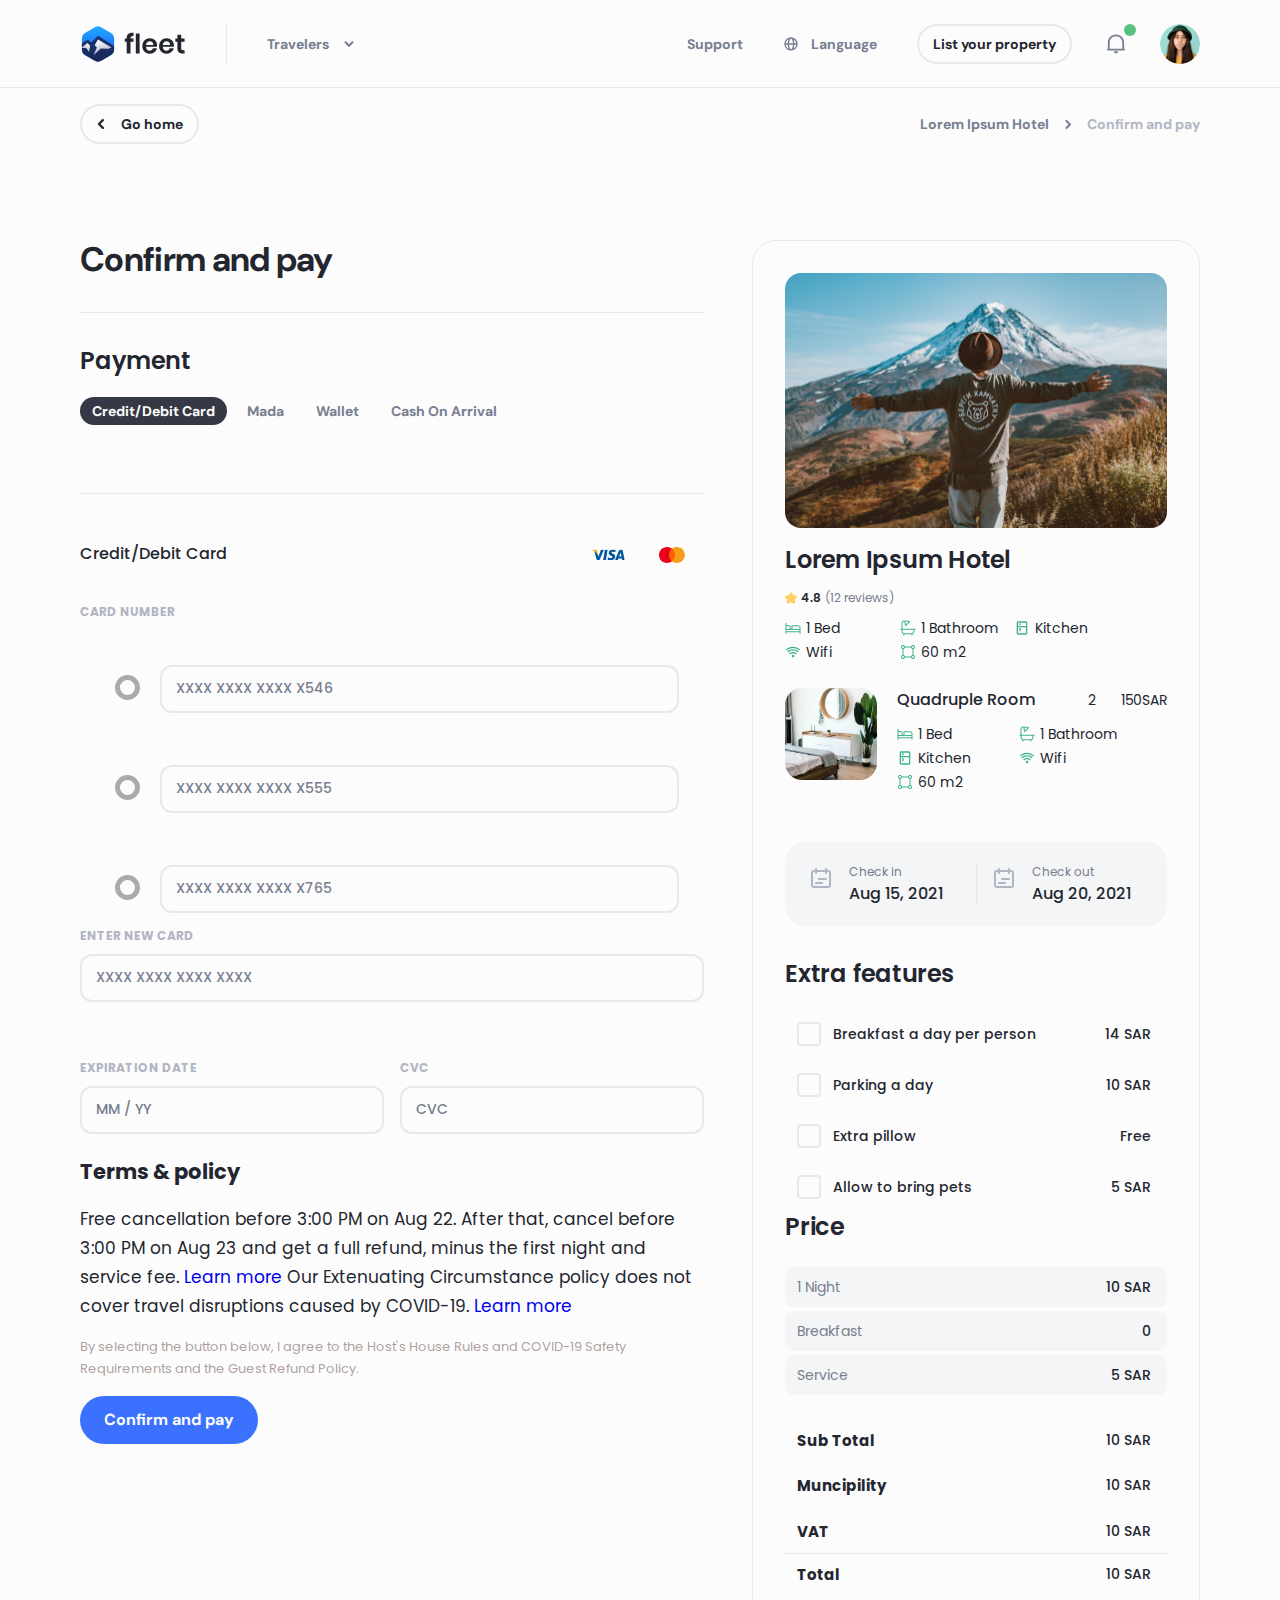
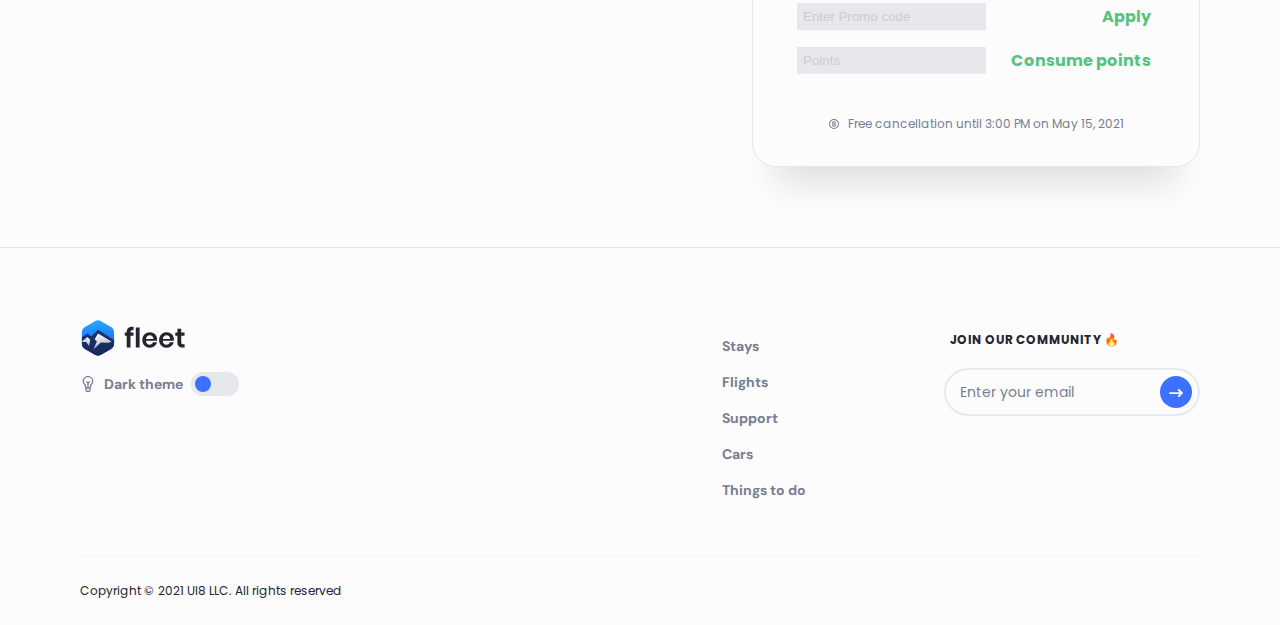
<file: checkout.html>
<!DOCTYPE html>
<html lang="en">
  <head>
    <meta charset="utf-8">
    <title>Fleet</title>
    <meta http-equiv="X-UA-Compatible" content="IE=Edge">
    <meta name="viewport" content="width=device-width, initial-scale=1, maximum-scale=1.0, user-scalable=no">
    <meta name="format-detection" content="telephone=no">
    <link rel="apple-touch-icon" sizes="180x180" href="img/apple-touch-icon.png">
    <link rel="icon" type="image/png" sizes="32x32" href="img/favicon-32x32.png">
    <link rel="icon" type="image/png" sizes="16x16" href="img/favicon-16x16.png">
    <link rel="manifest" href="img/site.webmanifest">
    <link rel="mask-icon" href="img/safari-pinned-tab.svg" color="#5bbad5">
    <meta name="msapplication-TileColor" content="#da532c">
    <meta name="theme-color" content="#ffffff">
    <meta name="description" content="Epic Travel Shopping Design Kit">
    <meta name="twitter:card" content="summary">
    <meta name="twitter:site" content="@ui8">
    <meta name="twitter:title" content="Fleet – Travel Shopping UI Kit">
    <meta name="twitter:description" content="Epic Travel Shopping Design Kit">
    <meta name="twitter:creator" content="@ui8">
    <meta name="twitter:image" content="https://ui8-fleet-html.herokuapp.com/img/twitter-card.jpg">
    <meta property="og:title" content="Fleet – Travel Shopping UI Kit">
    <meta property="og:type" content="Article">
    <meta property="og:url" content="https://ui8.net/ui8/products/fleet--travel-shopping-ui-design-kit">
    <meta property="og:image" content="https://ui8-fleet-html.herokuapp.com/img/fb-og-image.jpg">
    <meta property="og:description" content="Epic Travel Shopping Design Kit">
    <meta property="og:site_name" content="Fleet – Travel Shopping UI Kit">
    <meta property="fb:admins" content="132951670226590">
    <link rel="preconnect" href="https://fonts.gstatic.com">
    <link href="https://fonts.googleapis.com/css2?family=DM+Sans:wght@700&amp;family=Poppins:wght@400;500;600;700&amp;display=swap" rel="stylesheet">
    <link rel="stylesheet" media="all" href="css/app.min.css">
    <style>
      .complete__subtitle{
        font-size: 20px;
        font-weight: bold;
        margin-bottom: 20px;;
      }
      .price .ro-type .room-details {
        margin-left: 20px;
        margin-top: 10px;
      }
      .price .ro-type .room-details .content {
        width: 45%;
      }
    </style>

    <script>
      var viewportmeta = document.querySelector('meta[name="viewport"]');
      if (viewportmeta) {
        if (screen.width < 375) {
          var newScale = screen.width / 375;
          viewportmeta.content = 'width=375, minimum-scale=' + newScale + ', maximum-scale=1.0, user-scalable=no, initial-scale=' + newScale + '';
        } else {
          viewportmeta.content = 'width=device-width, maximum-scale=1.0, initial-scale=1.0';
        }
      }
    </script>
  </head>
  <body>
    <script>
      console.log(localStorage.getItem('darkMode'));
      if (localStorage.getItem('darkMode') === "on") {
        document.body.classList.add("dark");
        document.addEventListener("DOMContentLoaded", function() {
          document.querySelector('.js-theme input').checked = true;
        });
      }
    </script>
    <!-- outer-->
    <div class="outer">
      <!-- header-->
      <header class="header js-header header_border">
        <div class="header__center center"><a class="header__logo" href="index.html"><img class="some-icon" src="img/logo-dark.svg" alt="Fleet"><img class="some-icon-dark" src="img/logo-light.svg" alt="Fleet"></a>
          <div class="header__wrapper js-header-wrapper">
            <div class="header__item header__item_dropdown js-header-item">
              <button class="header__head js-header-head">Travelers
                <svg class="icon icon-arrow-down">
                  <use xlink:href="#icon-arrow-down"></use>
                </svg>
              </button>
              <div class="header__body js-header-body">
                <div class="header__menu"><a class="header__link" href="index.html">
                    <svg class="icon icon-comment">
                      <use xlink:href="#icon-comment"></use>
                    </svg>Stays</a><a class="header__link" href="flights.html">
                    <svg class="icon icon-email">
                      <use xlink:href="#icon-email"></use>
                    </svg>Flights</a><a class="header__link active" href="things-to-do.html">
                    <svg class="icon icon-home">
                      <use xlink:href="#icon-home"></use>
                    </svg>Things to do</a><a class="header__link" href="cars.html">
                    <svg class="icon icon-email">
                      <use xlink:href="#icon-email"></use>
                    </svg>Cars</a></div>
              </div>
            </div><a class="header__item" href="support.html">Support</a>
            <div class="header__item header__item_language js-header-item">
              <button class="header__head js-header-head">
                <svg class="icon icon-globe">
                  <use xlink:href="#icon-globe"></use>
                </svg>Language
              </button>
              <div class="header__body js-header-body">
                <div class="header__list"><a class="header__box active" href="#">
                    <div class="header__category">English</div>
                    <div class="header__country">United States</div></a><a class="header__box" href="#">
                    <div class="header__category">Vietnamese</div>
                    <div class="header__country">Vietnamese</div></a><a class="header__box" href="#">
                    <div class="header__category">Français</div>
                    <div class="header__country">Belgique</div></a><a class="header__box" href="#">
                    <div class="header__category">Français</div>
                    <div class="header__country">Canada</div></a></div>
              </div>
            </div><a class="button button-stroke button-small header__button" href="list-your-property.html">List your property</a>
          </div>
          <div class="header__item header__item_notification js-header-item">
            <button class="header__head js-header-head active">
              <svg class="icon icon-notification">
                <use xlink:href="#icon-notification"></use>
              </svg>
            </button>
            <div class="header__body js-header-body">
              <div class="header__title">Notification</div>
              <div class="header__notifications"><a class="header__notification" href="message-center.html">
                  <div class="header__avatar"><img src="img/content/avatar-1.jpg" alt="Avatar"></div>
                  <div class="header__details">
                    <div class="header__subtitle">Kohaku Tora</div>
                    <div class="header__content">just sent you a message</div>
                    <div class="header__date">1 minute ago</div>
                    <div class="header__status" style="background-color: #3B71FE;"></div>
                  </div></a><a class="header__notification" href="message-center.html">
                  <div class="header__avatar"><img src="img/content/avatar-1.jpg" alt="Avatar"></div>
                  <div class="header__details">
                    <div class="header__subtitle">Kohaku Tora</div>
                    <div class="header__content">just sent you a message</div>
                    <div class="header__date">3 hours ago</div>
                    <div class="header__status" style="background-color: #3B71FE;"></div>
                  </div></a></div>
            </div>
          </div><a class="header__login js-popup-open" href="#popup-login" data-effect="mfp-zoom-in">
            <svg class="icon icon-user">
              <use xlink:href="#icon-user"></use>
            </svg></a>
          <div class="header__item header__item_user js-header-item">
            <button class="header__head js-header-head"><img src="img/content/avatar-2.jpg" alt="Avatar"></button>
            <div class="header__body js-header-body">
              <div class="header__group">
                <div class="header__menu"><a class="header__link" href="message-center.html">
                    <svg class="icon icon-comment">
                      <use xlink:href="#icon-comment"></use>
                    </svg>Messages</a><a class="header__link" href="bookings-list.html">
                    <svg class="icon icon-home">
                      <use xlink:href="#icon-home"></use>
                    </svg>Bookings</a><a class="header__link" href="wishlists.html">
                    <svg class="icon icon-email">
                      <use xlink:href="#icon-email"></use>
                    </svg>Wishlists</a></div>
                <div class="header__menu"><a class="header__link" href="list-your-property.html">
                    <svg class="icon icon-building">
                      <use xlink:href="#icon-building"></use>
                    </svg>List your property</a><a class="header__link" href="host-an-experience.html">
                    <svg class="icon icon-flag">
                      <use xlink:href="#icon-flag"></use>
                    </svg>Host an experience</a></div>
              </div>
              <div class="header__btns"><a class="button button-small header__button" href="account-setting.html">Account</a>
                <button class="button-stroke button-small header__button">Log out</button>
              </div>
            </div>
          </div>
          <button class="header__burger js-header-burger"></button>
        </div>
      </header>
      <!-- outer content-->
      <div class="outer__inner">
        <div class="section-mb80 checkout checkout_tasks">
          <div class="checkout__center center">
            <div class="control"><a class="button-stroke button-small control__button" href="stays-product.html">
                <svg class="icon icon-arrow-left">
                  <use xlink:href="#icon-arrow-left"></use>
                </svg><span>Go home</span></a>
              <ul class="breadcrumbs">
                <li class="breadcrumbs__item"><a class="breadcrumbs__link" href="stays-product.html">Lorem Ipsum Hotel</a></li>
                <li class="breadcrumbs__item">Confirm and pay</li>
              </ul>
            </div>
            <div class="checkout__wrapper">
              <div class="checkout__inner js-tabs">
                <h2 class="checkout__title h2">Confirm and pay</h2>
                <div class="checkout__list">
                  <div class="checkout__section">
                    <div class="checkout__box">
                      <div class="checkout__top">
                        <div class="checkout__category">Payment</div>
                        <div class="nav"><a class="nav__link js-tabs-link" href="#">Credit/Debit Card</a><a class="nav__link js-tabs-link" href="#">Mada</a><a class="nav__link js-tabs-link" href="#">Wallet</a><a class="nav__link js-tabs-link" href="#">Cash On Arrival</a>
                        </div>
                        <div class="checkout__section">
                          <form class="checkout__item js-tabs-item">
                            <div class="checkout__line">
                              <div class="checkout__subtitle">Credit/Debit Card</div>
                              <div class="checkout__cards">
                                <div class="checkout__card"><img src="img/content/visa.svg" alt="Visa"></div>
                                <div class="checkout__card"><img src="img/content/master-card.svg" alt="Master Card"></div>
                              </div>
                            </div>
                            <div class="checkout__fieldset">
                              <div class="field">
                                <div class="field__label">card number</div>
                                <div class="field__wrap">
                                  <ul>
                                    <li>
                                      <input type="radio" id="f-option" name="selector">
                                      <label for="f-option">
                                        <input class="field__input" type="tel" name="card" placeholder="XXXX XXXX XXXX X546" disabled required>
                                      </label>
                                      
                                      <div class="check"></div>
                                    </li>
                                    
                                    <li>
                                      <input type="radio" id="s-option" name="selector">
                                      <label for="s-option">
                                        <input class="field__input" type="tel" name="card" placeholder="XXXX XXXX XXXX X555" disabled required>
                                      </label>
                                      
                                      <div class="check"><div class="inside"></div></div>
                                    </li>
                                    
                                    <li>
                                      <input type="radio" id="t-option" name="selector">
                                      <label for="t-option">
                                        <input class="field__input" type="tel" name="card" placeholder="XXXX XXXX XXXX X765" disabled required>
                                      </label>
                                      
                                      <div class="check"><div class="inside"></div></div>
                                    </li>
                                    <li>
                                      <div class="field__label">Enter New Card</div>
                                      <input class="field__input" type="tel" name="card" placeholder="XXXX XXXX XXXX XXXX" required>

                                    </li>
                                  </ul>
                                </div>
                              </div>
                              <div class="checkout__row">
                                <div class="field">
                                  <div class="field__label">EXPIRATION DATE</div>
                                  <div class="field__wrap">
                                    <input class="field__input" type="tel" name="date" placeholder="MM / YY" required>
                                  </div>
                                </div>
                                <div class="field">
                                  <div class="field__label">CVC</div>
                                  <div class="field__wrap">
                                    <input class="field__input" type="tel" name="cvc" placeholder="CVC" required>
                                  </div>
                                </div>
                              </div>
                            </div>
                          </form>
                          <form class="checkout__item js-tabs-item">
                            <div class="checkout__line">
                              <div class="checkout__subtitle">Mada</div>
                            </div>
                            <div class="checkout__fieldset">
                              <div class="field">
                                <div class="field__label">card number</div>
                                <div class="field__wrap">
                                  <ul>
                                    <li>
                                      <input type="radio" id="fs-option" name="ss">
                                      <label for="fs-option">
                                        <input class="field__input" type="tel" name="card" placeholder="XXXX XXXX XXXX X546" disabled required>
                                      </label>
                                      
                                      <div class="check"></div>
                                    </li>
                                    
                                    <li>
                                      <input type="radio" id="ss-option" name="ss">
                                      <label for="ss-option">
                                        <input class="field__input" type="tel" name="card" placeholder="XXXX XXXX XXXX X555" disabled required>
                                      </label>
                                      
                                      <div class="check"><div class="inside"></div></div>
                                    </li>
                                    
                                    <li>
                                      <input type="radio" id="ts-option" name="ss">
                                      <label for="ts-option">
                                        <input class="field__input" type="tel" name="card" placeholder="XXXX XXXX XXXX X765" disabled required>
                                      </label>
                                      
                                      <div class="check"><div class="inside"></div></div>
                                    </li>
                                    <li>
                                      <div class="field__label">Enter New Card</div>
                                      <input class="field__input" type="tel" name="card" placeholder="XXXX XXXX XXXX XXXX" required>
                      
                                    </li>
                                  </ul>
                                </div>
                              </div>
                              <div class="checkout__row">
                                <div class="field">
                                  <div class="field__label">EXPIRATION DATE</div>
                                  <div class="field__wrap">
                                    <input class="field__input" type="tel" name="date" placeholder="MM / YY" required>
                                  </div>
                                </div>
                                <div class="field">
                                  <div class="field__label">CVC</div>
                                  <div class="field__wrap">
                                    <input class="field__input" type="tel" name="cvc" placeholder="CVC" required>
                                  </div>
                                </div>
                              </div>
                            </div>
                          </form>
                          <form class="checkout__item js-tabs-item">
                            <div class="checkout__line">
                              <div class="checkout__subtitle">Wallet</div>
                            </div>
                            <div class="checkout__fieldset">
                              <div class="complete__subtitle">Your Current Charge is: <span>2264 SAR</span></div>                            </div>
                          </form>
                        </div>
                      </div>
                      <div class="checkout__top">
                        <!--<div class="checkout__category">Address</div>
                        <div class="field__wrap">
                          <select class="select">
                            <option disabled selected>Nationality</option>
                            <option>Egyption</option>
                            <option>Germany</option>
                          </select>
                        </div>
                        <div class="payment-with">
                          <div class="field__wrap">
                            <select class="select">
                              <option disabled selected>Country</option>
                              <option>Egypt</option>
                              <option>Germany</option>
                            </select>
                          </div>
                          <div class="field__wrap">
                            <select class="select">
                              <option disabled selected>City</option>
                              <option>Cairo</option>
                              <option>Hanover</option>
                            </select>
                          </div>                        
                        </div>-->
                        <div class="terms">
                          <h2>Terms & policy</h2>
                          <div>
                            Free cancellation before 3:00 PM on Aug 22. After that, cancel before 3:00 PM on Aug 23 and 
                            get a full refund, minus the first night and service fee. <a href="#">Learn more</a>
                            Our Extenuating Circumstance policy does not cover travel disruptions caused by COVID-19. 
                            <a href="#">Learn more</a>
                          </div>
                          <p>By selecting the button below, I agree to the Host's House Rules and COVID-19 Safety Requirements and the Guest 
                            Refund Policy.</p>
                        </div>
                        <a class="button checkout__button" href="checkout-complete.html">Confirm and pay</a>

                      </div>
                    </div>
                  </div>
                </div>
              </div>
              <div class="price">
                <form>
                  <div class="price__top">
                    <div class="price__photo"><img src="img/content/photo-checkout.jpg" alt="Price"></div>
                    <div class="price__title">Lorem Ipsum Hotel</div>
                    <div class="price__author">
                      <div class="card__rating">
                        <svg class="icon icon-star">
                          <use xlink:href="#icon-star"></use>
                        </svg>
                        <div class="card__number">4.8</div>
                        <div class="card__reviews">(12 reviews)
                        </div>
                      </div>
                    </div>
                    <div class="room-details">
                      <div class="content">
                        <img src="img/content/cil_bed.svg">
                        <p>1 Bed</p>
                      </div>
                      <div class="content">
                        <img src="img/content/cil_bathroom.svg">
                        <p>1 Bathroom</p>
                      </div>
                      <div class="content">
                        <img src="img/content/ic_outline-kitchen.svg">
                        <p>Kitchen</p>
                      </div>
                      <div class="content">
                        <img src="img/content/bx_bx-wifi.svg">
                        <p>Wifi</p>
                      </div>
                      <div class="content">
                        <img src="img/content/carbon_area.svg">
                        <p>60 m2</p>
                      </div>
                    </div>
                    <div class="travelers__item details_check">
                      <div class="ro-im">
                        <img src="img/content/photo-1.4.jpg">
                      </div>
                      <div class="ro-type">
                        <div class="checkout_details travelers__details">
                          <div class="checkout_details travelers__details">
  
                            <div class="travelers__category">Quadruple Room</div>
                          </div>
                          <div class="num">2</div>
                          <p>150</p><span>SAR</span>
                          
                        </div>
                        <div class="room-details">
                          <div class="content">
                            <img src="img/content/cil_bed.svg">
                            <p>1 Bed</p>
                          </div>
                          <div class="content">
                            <img src="img/content/cil_bathroom.svg">
                            <p>1 Bathroom</p>
                          </div>
                          <div class="content">
                            <img src="img/content/ic_outline-kitchen.svg">
                            <p>Kitchen</p>
                          </div>
                          <div class="content">
                            <img src="img/content/bx_bx-wifi.svg">
                            <p>Wifi</p>
                          </div>
                          <div class="content">
                            <img src="img/content/carbon_area.svg">
                            <p>60 m2</p>
                          </div>
                        </div>
                      </div>
                    </div>

                  </div>
                  <div class="price__description price__description_flex">
                    <div class="price__item">
                      <div class="price__icon">
                        <svg class="icon icon-calendar">
                          <use xlink:href="#icon-calendar"></use>
                        </svg>
                      </div>
                      <div class="price__box">
                        <div class="price__category">Check in</div>
                        <div class="price__subtitle">Aug 15, 2021</div>
                      </div>
                    </div>
                    <div class="price__item">
                      <div class="price__icon">
                        <svg class="icon icon-calendar">
                          <use xlink:href="#icon-calendar"></use>
                        </svg>
                      </div>
                      <div class="price__box">
                        <div class="price__category">Check out</div>
                        <div class="price__subtitle">Aug 20, 2021</div>
                      </div>
                    </div>
                  </div>
                  <div class="price__body">
              
                <div class="price__stage">Extra features</div>
                  <div class="price__table">
                    <div class="price__row">
                      <div class="price__cell">
                        <label class="checkbox price__cell">
                          <input class="checkbox__input" type="checkbox"/><span class="checkbox__inner"><span class="checkbox__tick"></span><span class="checkbox__text">Breakfast a day per person</span></span>
                        </label>
                      </div>
                      <div class="price__cell">14 SAR</div>
                    </div>
                    <div class="price__row">
                      <div class="price__cell">
                        <label class="checkbox price__cell">
                          <input class="checkbox__input" type="checkbox"/><span class="checkbox__inner"><span class="checkbox__tick"></span><span class="checkbox__text">Parking a day</span></span>
                        </label>
                      </div>
                      <div class="price__cell">10 SAR</div>
                    </div>
                    <div class="price__row">
                      <div class="price__cell">
                        <label class="checkbox price__cell">
                          <input class="checkbox__input" type="checkbox"/><span class="checkbox__inner"><span class="checkbox__tick"></span><span class="checkbox__text">Extra pillow</span></span>
                        </label>
                      </div>
                      <div class="price__cell">Free</div>
                    </div>
                    <div class="price__row">
                        <label class="checkbox price__cell">
                          <input class="checkbox__input" type="checkbox"/><span class="checkbox__inner"><span class="checkbox__tick"></span><span class="checkbox__text">Allow to bring pets</span></span>
                        </label>
                      <div class="price__cell">5 SAR</div>
                    </div>
                    <div class="price__stage">Price</div>
                    <div class="price__row total">
                      <div class="price__cell">1 Night</div>
                      <div class="price__cell">10 SAR</div>
                    </div>
                    <div class="price__row total">
                      <div class="price__cell">Breakfast</div>
                      <div class="price__cell">0</div>
                    </div>
                    <div class="price__row total">
                      <div class="price__cell">Service</div>
                      <div class="price__cell">5 SAR</div>
                    </div>
                  </div>

                </div>
                <div class="sub-total">
                  <div class="price__row">
                    <div class="price__cell total-div">Sub Total</div>
                    <div class="price__cell">10 SAR</div>
                  </div>
                  <div class="price__row">
                    <div class="price__cell total-div">Muncipility</div>
                    <div class="price__cell">10 SAR</div>
                  </div>
                  <div class="price__row">
                    <div class="price__cell total-div">VAT</div>
                    <div class="price__cell">10 SAR</div>
                  </div>
                </div>
                <div class="all-total">
                  <div class="price__row">
                    <div class="price__cell total-div">Total</div>
                    <div class="price__cell">10 SAR</div>
                  </div>
                </div>
                <div class="apply">
                  <div class="price__row">
                    <div class="price__cell">
                      <input type="text" placeholder="Enter Promo code">
                    </div>
                    <div class="price__cell">Apply</div>
                  </div>
                </div>
                <div class="apply">
                  <div class="price__row">
                    <div class="price__cell">
                      <input type="text" placeholder="Points">
                    </div>
                    <div class="price__cell">Consume points</div>
                  </div>
                </div>

                
                <div class="price__note">
                  <svg class="icon icon-coin">
                    <use xlink:href="#icon-coin"></use>
                  </svg>Free cancellation until 3:00 PM on May 15, 2021
                </div>
                </form>
              </div>
            </div>
          </div>
        </div>
      </div>
      <!-- footer-->
      <footer class="footer">
        <div class="footer__center center">
          <div class="footer__row">
            <div class="footer__col"><a class="footer__logo" href="index.html"><img class="some-icon" src="img/logo-dark.svg" alt="Fleet"><img class="some-icon-dark" src="img/logo-light.svg" alt="Fleet"></a>
              <div class="footer__theme">
                <svg class="icon icon-bulb">
                  <use xlink:href="#icon-bulb"></use>
                </svg>Dark theme
                <label class="theme js-theme">
                  <input class="theme__input" type="checkbox"/><span class="theme__inner"><span class="theme__box"></span></span>
                </label>
              </div>
            </div>
            <div class="footer__col">
              <div class="footer__menu"><a class="footer__link" href="index.html">Stays</a><a class="footer__link" href="flights.html">Flights</a><a class="footer__link" href="support.html">Support</a><a class="footer__link" href="cars.html">Cars</a><a class="footer__link" href="things-to-do.html">Things to do</a></div>
            </div>
            <div class="footer__col">
              <div class="footer__info">Join our community 🔥</div>
              <form class="subscription">
                <input class="subscription__input" type="email" name="email" placeholder="Enter your email" required="required"/>
                <button class="subscription__btn">
                  <svg class="icon icon-arrow-next">
                    <use xlink:href="#icon-arrow-next"></use>
                  </svg>
                </button>
              </form>
            </div>
          </div>
          <div class="footer__bottom">
            <div class="footer__copyright">Copyright © 2021 UI8 LLC. All rights reserved</div>
          </div>
        </div>
      </footer>
    </div>
    <div class="popup popup_login mfp-hide" id="popup-login">
      <div class="login">
        <div class="login__item">
          <div class="login__title h3">Sign up on Fleet</div>
          <div class="login__info">Use Your OpenID to Sign up</div>
          <div class="login__btns">
            <button class="button login__button">
              <svg class="icon icon-google">
                <use xlink:href="#icon-google"></use>
              </svg><span>Google</span>
            </button>
            <button class="button-black login__button">
              <svg class="icon icon-apple">
                <use xlink:href="#icon-apple"></use>
              </svg><span>Apple</span>
            </button>
          </div>
          <div class="login__note">Or continue with email</div>
          <div class="subscription">
            <input class="subscription__input" type="email" name="email" placeholder="Enter your email" required>
            <button class="subscription__btn">
              <svg class="icon icon-arrow-next">
                <use xlink:href="#icon-arrow-next"></use>
              </svg>
            </button>
          </div>
          <div class="login__foot">Already have an account? <a class="login__link" href="#">Login</a></div>
        </div>
        <div class="login__item">
          <div class="login__title h3">Sign in</div>
          <div class="login__form">
            <div class="field field_view">
              <div class="field__wrap">
                <input class="field__input" type="password" name="password" placeholder="Password" required>
                <button class="field__view">
                  <svg class="icon icon-eye">
                    <use xlink:href="#icon-eye"></use>
                  </svg>
                </button>
              </div>
            </div>
            <button class="button login__button">Login</button>
          </div>
          <div class="login__foot"><a class="login__password" href="#">Forgot password?</a></div>
        </div>
        <div class="login__item">
          <div class="login__title h3">Let’s confirm it’s really you</div>
          <div class="login__info">Help us secure your account. Please complete the verifications below</div>
          <div class="login__form">
            <div class="login__variants">
              <label class="radio">
                <input class="radio__input" type="radio" name="login" checked="checked"/><span class="radio__inner"><span class="radio__tick"></span><span class="radio__text">Get the code by text message (SM) at +1 234 567 890</span></span>
              </label>
              <label class="radio">
                <input class="radio__input" type="radio" name="login"/><span class="radio__inner"><span class="radio__tick"></span><span class="radio__text">Get the code by email at tranm••••••••••••@gm•••.com</span></span>
              </label>
            </div>
            <button class="button login__button">Continue</button>
          </div>
        </div>
        <div class="login__item">
          <div class="login__title h3">Enter your security code</div>
          <div class="login__info">We texted your code to +1 234 567 890</div>
          <div class="login__form">
            <div class="login__code">
              <div class="login__number">
                <input type="tel">
              </div>
              <div class="login__number">
                <input type="tel">
              </div>
              <div class="login__number">
                <input type="tel">
              </div>
              <div class="login__number">
                <input type="tel">
              </div>
            </div>
          </div>
        </div>
      </div>
    </div>

    <!-- scripts-->
    <script src="js/lib/jquery.min.js"></script>
    <script src="js/lib/slick.min.js"></script>
    <script src="js/lib/jquery.nice-select.min.js"></script>
    <script src="js/lib/share-buttons.js"></script>
    <script src="js/lib/jquery.fancybox.min.js"></script>
    <script src="js/lib/jquery.rateyo.min.js"></script>
    <script src="js/lib/nouislider.min.js"></script>
    <script src="js/lib/wNumb.js"></script>
    <script src="js/lib/jquery.magnific-popup.min.js"></script>
    <script src="js/lib/moment.min.js"></script>
    <script src="js/lib/jquery.daterangepicker.min.js"></script>
    <script src="js/lib/simpleParallax.min.js"></script>
    <script src="js/demo.js"></script>
    <script src="js/app.js"></script>
    <!-- svg sprite-->
    <div style="display: none"><svg width="0" height="0">
<symbol xmlns="http://www.w3.org/2000/svg" viewBox="0 0 16 16" id="icon-arrow-down">
<path d="M10.805 6.362c-.26-.26-.682-.26-.943 0L8 8.224 6.138 6.362c-.26-.26-.682-.26-.943 0s-.26.682 0 .943l2.333 2.333c.26.26.682.26.943 0l2.333-2.333c.26-.26.26-.682 0-.943z"></path>
</symbol>
<symbol xmlns="http://www.w3.org/2000/svg" viewBox="0 0 16 16" id="icon-arrow-bottom">
<path d="M15.039 3.961c-.653-.653-1.713-.653-2.366 0L8 8.634 3.327 3.961c-.653-.653-1.713-.653-2.366 0s-.653 1.713 0 2.366l5.856 5.856c.653.653 1.713.653 2.366 0l5.856-5.856c.653-.653.653-1.713 0-2.366z"></path>
</symbol>
<symbol xmlns="http://www.w3.org/2000/svg" viewBox="0 0 16 16" id="icon-arrow-left">
<path d="M12.207.521a1.78 1.78 0 0 1 0 2.514L7.242 8l4.965 4.965a1.78 1.78 0 0 1 0 2.514 1.78 1.78 0 0 1-2.514 0L3.471 9.257a1.78 1.78 0 0 1 0-2.514L9.693.521a1.78 1.78 0 0 1 2.514 0z"></path>
</symbol>
<symbol xmlns="http://www.w3.org/2000/svg" viewBox="0 0 16 16" id="icon-arrow-right">
<path d="M6.528 5.195c-.26.26-.26.682 0 .943L8.39 8 6.528 9.862c-.26.26-.26.682 0 .943s.682.26.943 0l2.333-2.333c.26-.26.26-.682 0-.943L7.471 5.195c-.26-.26-.682-.26-.943 0z"></path>
</symbol>
<symbol xmlns="http://www.w3.org/2000/svg" viewBox="0 0 16 16" id="icon-email">
<path d="M13.334 2a2 2 0 0 1 1.995 1.851l.005.149v8a2 2 0 0 1-1.851 1.995l-.149.005H2.667a2 2 0 0 1-1.995-1.851L.667 12V4a2 2 0 0 1 1.851-1.995L2.667 2h10.667zm0 1.333H2.667C2.299 3.333 2 3.632 2 4v8c0 .368.298.667.667.667h10.667c.368 0 .667-.298.667-.667V4c0-.368-.298-.667-.667-.667zm-.821 1.573c.236.283.198.703-.085.939L9.281 8.468a2 2 0 0 1-2.561 0L3.574 5.845c-.283-.236-.321-.656-.085-.939s.656-.321.939-.085l3.146 2.622c.247.206.606.206.854 0l3.146-2.622c.283-.236.703-.197.939.085z"></path>
</symbol>
<symbol xmlns="http://www.w3.org/2000/svg" viewBox="0 0 16 16" id="icon-comment">
<path d="M8 1.413c1.643 0 3.124.162 4.203.326 1.127.171 2.019.997 2.213 2.12a17.13 17.13 0 0 1 .25 2.887 17.13 17.13 0 0 1-.25 2.887c-.193 1.123-1.086 1.949-2.213 2.12a28.6 28.6 0 0 1-3.787.323l-4.077 2.409a.67.67 0 0 1-1.006-.574v-2.269c-.902-.3-1.584-1.045-1.75-2.009-.135-.783-.25-1.777-.25-2.887s.115-2.104.25-2.887c.193-1.123 1.086-1.949 2.213-2.12 1.08-.164 2.561-.326 4.203-.326zm0 1.333a27.01 27.01 0 0 0-4.003.311c-.596.091-1.01.506-1.099 1.028a15.8 15.8 0 0 0-.231 2.661 15.8 15.8 0 0 0 .231 2.661c.078.453.395.817.856.97l.913.303v2.063l3.375-1.994.353-.006a27.26 27.26 0 0 0 3.609-.308c.596-.091 1.01-.506 1.099-1.028.125-.724.231-1.641.231-2.661s-.106-1.937-.231-2.661c-.09-.522-.504-.938-1.099-1.028A27.01 27.01 0 0 0 8 2.746zm-.667 4.667c.368 0 .667.298.667.667s-.298.667-.667.667h0-2.667C4.298 8.746 4 8.448 4 8.08s.298-.667.667-.667h0zm4-2.667c.368 0 .667.298.667.667s-.298.667-.667.667h0-6.667C4.298 6.08 4 5.781 4 5.413s.298-.667.667-.667h0z"></path>
</symbol>
<symbol xmlns="http://www.w3.org/2000/svg" viewBox="0 0 16 16" id="icon-home">
<path d="M8.287 1.411c.09.02.177.053.278.102l.086.044.318.184.132.079 2.561 1.543 3.348 2.009c.316.189.418.599.229.915-.17.284-.519.396-.817.277l-.097-.048-.99-.594v6.751c-.001.619-.013.951-.145 1.211-.128.251-.332.455-.583.583-.233.119-.526.141-1.033.144H10v.001H6v-.001H4.428c-.508-.004-.8-.026-1.033-.144-.251-.128-.455-.332-.583-.583-.119-.233-.141-.526-.144-1.033l-.001-6.928-.99.594c-.316.189-.725.087-.915-.229-.17-.284-.105-.644.14-.852l.088-.063 3.344-2.006L6.899 1.82l.451-.263.084-.043c.101-.049.189-.082.279-.102.189-.042.385-.042.574 0zM8 2.721l-.006.003-2.973 1.784L4 5.123l.001 7.651.008.399.005.071.002.018.018.002a6.48 6.48 0 0 0 .469.013H6V10.61a2 2 0 0 1 3.995-.149l.005.149v2.666h1.498l.399-.008.071-.005.018-.002.002-.018c.011-.133.013-.311.014-.608V5.123l-1.025-.618-2.969-1.781L8 2.721zm0 7.223c-.368 0-.667.298-.667.667l-.001 2.666h1.333l.001-2.666c0-.368-.298-.667-.667-.667z"></path>
</symbol>
<symbol xmlns="http://www.w3.org/2000/svg" viewBox="0 0 16 16" id="icon-home-fill">
<path d="M13.333 12.534V5.978l.99.594c.316.189.725.087.915-.229s.087-.725-.229-.915L11.661 3.42 9.1 1.877h0l-.45-.263-.086-.044c-.101-.049-.188-.082-.278-.102-.189-.042-.385-.042-.574 0-.09.02-.178.053-.279.102l-.084.043-.451.263h0L4.334 3.422.99 5.429c-.316.189-.418.599-.229.915s.599.418.915.229l.99-.594v6.556c0 .747 0 1.12.145 1.405.128.251.332.455.583.583.285.145.659.145 1.405.145h1.2v-4a2 2 0 0 1 4 0v4h1.2c.747 0 1.12 0 1.405-.145.251-.128.455-.332.583-.583.145-.285.145-.659.145-1.405z"></path>
</symbol>
<symbol xmlns="http://www.w3.org/2000/svg" viewBox="0 0 16 16" id="icon-globe">
<path d="M8 1.334a6.67 6.67 0 0 1 6.631 5.971l.003.029.033.667a6.67 6.67 0 0 1-13.3.667l-.033-.667c0-.225.011-.447.033-.667h0a6.67 6.67 0 0 1 6.634-6zm1.982 7.334H6.018c.077 1.396.391 2.599.817 3.451.532 1.065 1.021 1.216 1.164 1.216s.632-.151 1.164-1.216c.426-.852.74-2.055.817-3.451zm-5.299 0H2.708c.228 1.831 1.385 3.374 2.983 4.142-.556-1.068-.927-2.52-1.008-4.142zm8.609 0h-1.975c-.081 1.622-.452 3.074-1.009 4.142a5.34 5.34 0 0 0 2.984-4.143zm-7.6-5.476l-.143.071c-1.525.79-2.62 2.295-2.841 4.071h1.975c.08-1.623.452-3.074 1.008-4.143zM8 2.667c-.143 0-.632.151-1.164 1.216-.426.852-.74 2.055-.817 3.452h3.964c-.077-1.396-.391-2.6-.817-3.452-.501-1.002-.963-1.195-1.136-1.214L8 2.667h0zm2.308.524l.049.095c.53 1.059.882 2.473.96 4.048h1.975a5.34 5.34 0 0 0-2.984-4.143z"></path>
</symbol>
<symbol xmlns="http://www.w3.org/2000/svg" viewBox="0 0 16 16" id="icon-bell">
<path d="M8.833 12.861c.368 0 .679.313.516.643-.072.146-.169.281-.289.398-.281.276-.663.431-1.061.431s-.779-.155-1.061-.431a1.47 1.47 0 0 1-.289-.398c-.163-.33.148-.643.516-.643h1.667zM8 1.667c2.982 0 5.4 2.382 5.4 5.321v4.106h.011a.59.59 0 0 1 .589.589.59.59 0 0 1-.589.589H2.589A.59.59 0 0 1 2 11.683a.59.59 0 0 1 .589-.589H2.6V6.988c0-2.939 2.418-5.321 5.4-5.321zm0 1.178c-2.32 0-4.2 1.855-4.2 4.142v4.106h8.4V6.988c0-2.288-1.88-4.142-4.2-4.142z"></path>
</symbol>
<symbol xmlns="http://www.w3.org/2000/svg" viewBox="0 0 16 16" id="icon-flag">
<path d="M3.22 0c.368 0 .667.298.667.667v.666h7.768c1.097 0 1.707 1.239 1.089 2.103l-.077.098L10.553 6l2.113 2.466c.714.833.17 2.103-.888 2.196l-.124.005-7.768-.001v4.667c0 .368-.298.667-.667.667s-.667-.298-.667-.667V.667c0-.368.298-.667.667-.667zm8.434 2.667H3.886v6.667h7.768L8.797 6l2.857-3.333z"></path>
</symbol>
<symbol xmlns="http://www.w3.org/2000/svg" viewBox="0 0 16 16" id="icon-building">
<path d="M7.333 1.333a2 2 0 0 1 2 2v3.333h3.333a2 2 0 0 1 1.995 1.851l.005.149v4a2 2 0 0 1-1.851 1.995l-.149.005H3.333a2 2 0 0 1-2-2V3.333a2 2 0 0 1 2-2h4zm0 1.333h-4c-.335 0-.612.247-.659.568l-.007.099v9.333c0 .335.247.612.568.659l.099.007H4v-.667c0-.335.247-.612.568-.659L4.666 12H6c.335 0 .612.247.659.568l.007.099v.667H8v-10c0-.368-.298-.667-.667-.667zM12.666 8H9.333v5.333h3.333c.368 0 .667-.298.667-.667v-4c0-.368-.298-.667-.667-.667zm-1.333 3.333c.368 0 .667.298.667.667s-.298.667-.667.667-.667-.298-.667-.667.298-.667.667-.667zm0-2c.368 0 .667.298.667.667s-.298.667-.667.667-.667-.298-.667-.667.298-.667.667-.667zM6 9.333c.368 0 .667.298.667.667s-.298.667-.667.667h0-1.333C4.298 10.666 4 10.368 4 10s.298-.667.667-.667h0zm0-2.667c.368 0 .667.298.667.667S6.368 8 6 8H4.666C4.298 8 4 7.701 4 7.333s.298-.667.667-.667H6zM6 4c.368 0 .667.298.667.667s-.298.667-.667.667H4.666c-.368 0-.667-.298-.667-.667S4.298 4 4.666 4H6z"></path>
</symbol>
<symbol xmlns="http://www.w3.org/2000/svg" viewBox="0 0 16 16" id="icon-arrow-next">
<path d="M10.39 3.765c.464-.375 1.187-.349 1.615.057l3.692 3.5a.91.91 0 0 1 0 1.357l-3.692 3.5c-.428.406-1.151.431-1.615.057s-.493-1.007-.065-1.413L12.247 9H1.143C.512 9 0 8.552 0 8s.512-1 1.143-1h11.104l-1.922-1.822c-.428-.406-.399-1.038.065-1.413z"></path>
</symbol>
<symbol xmlns="http://www.w3.org/2000/svg" viewBox="0 0 16 16" id="icon-arrow-prev">
<path d="M5.61 12.235c-.464.375-1.187.349-1.615-.057l-3.692-3.5a.91.91 0 0 1 0-1.357l3.692-3.5c.428-.406 1.151-.431 1.615-.057s.493 1.007.065 1.413L3.753 7h11.104C15.488 7 16 7.448 16 8s-.512 1-1.143 1H3.753l1.922 1.822c.428.406.399 1.038-.065 1.413z"></path>
</symbol>
<symbol xmlns="http://www.w3.org/2000/svg" viewBox="0 0 16 16" id="icon-notification">
<path d="M8.833 12.861c.368 0 .679.313.516.643-.072.146-.169.281-.289.398-.281.276-.663.431-1.061.431s-.779-.155-1.061-.431a1.47 1.47 0 0 1-.289-.398c-.163-.33.148-.643.516-.643h1.667zM8 1.667c2.982 0 5.4 2.382 5.4 5.321v4.106h.011a.59.59 0 0 1 .589.589.59.59 0 0 1-.589.589H2.589A.59.59 0 0 1 2 11.683a.59.59 0 0 1 .589-.589H2.6V6.988c0-2.939 2.418-5.321 5.4-5.321zm0 1.178c-2.32 0-4.2 1.855-4.2 4.142v4.106h8.4V6.988c0-2.288-1.88-4.142-4.2-4.142z"></path>
</symbol>
<symbol xmlns="http://www.w3.org/2000/svg" viewBox="0 0 16 16" id="icon-bulb">
<path d="M7.999 0c2.946 0 5.333 2.388 5.333 5.333 0 1.684-.781 3.186-2 4.164v1.17c0 .591-.256 1.122-.663 1.488L10.668 14a2 2 0 0 1-2 2H7.335a2 2 0 0 1-2-2v-1.841c-.41-.366-.668-.899-.668-1.492v-1.17c-1.219-.977-2-2.479-2-4.164C2.666 2.388 5.054 0 7.999 0zm1.335 12.667l-2.667-.001V14c0 .368.298.667.667.667h1.333c.368 0 .667-.298.667-.667v-1.333h0zM7.999 1.333a4 4 0 0 0-4 4A3.99 3.99 0 0 0 5.5 8.457l.499.4v1.81c0 .368.298.667.667.667h.668V7.609L6.196 6.471c-.26-.26-.26-.682 0-.943s.682-.26.943 0h0L8 6.39l.862-.862c.26-.26.682-.26.943 0s.26.682 0 .943h0L8.667 7.609v3.724h.666c.368 0 .667-.298.667-.667v-1.81l.499-.4a3.99 3.99 0 0 0 1.501-3.123 4 4 0 0 0-4-4z"></path>
</symbol>
<symbol xmlns="http://www.w3.org/2000/svg" viewBox="0 0 16 16" id="icon-coin">
<path d="M8 1.334a6.67 6.67 0 0 1 6.667 6.667A6.67 6.67 0 0 1 8 14.667a6.67 6.67 0 0 1-6.667-6.667A6.67 6.67 0 0 1 8 1.334zm0 1.333c-2.946 0-5.333 2.388-5.333 5.333S5.054 13.334 8 13.334s5.333-2.388 5.333-5.333S10.945 2.667 8 2.667zm0 1.333c.368 0 .667.298.667.667a2 2 0 0 1 2 2c0 .368-.298.667-.667.667s-.667-.298-.667-.667-.298-.667-.667-.667H7.162c-.274 0-.496.222-.496.496 0 .213.137.403.339.47l2.411.804a1.83 1.83 0 0 1-.578 3.564h-.171c0 .368-.298.667-.667.667s-.667-.298-.667-.667a2 2 0 0 1-2-2c0-.368.298-.667.667-.667s.667.298.667.667.298.667.667.667h1.504c.274 0 .496-.222.496-.496 0-.213-.136-.403-.339-.47l-2.411-.804a1.83 1.83 0 0 1 .578-3.564h.171c0-.368.298-.667.667-.667z"></path>
</symbol>
<symbol xmlns="http://www.w3.org/2000/svg" viewBox="0 0 16 16" id="icon-star">
<path d="M9.69 1.529l1.442 2.838 3.238.457c1.517.214 2.211 2.086 1.041 3.192l-2.326 2.198.547 3.098c.28 1.587-1.404 2.653-2.73 1.977L8 13.809l-2.903 1.481c-1.328.678-3.011-.391-2.731-1.976l.547-3.098L.588 8.017C-.582 6.91.114 5.038 1.628 4.824l3.239-.457L6.31 1.529c.697-1.371 2.683-1.372 3.38 0z"></path>
</symbol>
<symbol xmlns="http://www.w3.org/2000/svg" viewBox="0 0 16 16" id="icon-play">
<path d="M1.509 2.463c0-1.71 1.876-2.755 3.33-1.855l8.945 5.538c1.378.853 1.378 2.857 0 3.711l-8.945 5.538c-1.454.899-3.33-.147-3.33-1.856V2.463z"></path>
</symbol>
<symbol xmlns="http://www.w3.org/2000/svg" viewBox="0 0 16 16" id="icon-modem">
<path d="M11.333 1.333c.368 0 .667.298.667.667h0v5.333h.667a2 2 0 0 1 1.995 1.851l.005.149V12a2 2 0 0 1-1.851 1.995l-.149.005-.007.099c-.048.321-.325.568-.659.568-.368 0-.667-.298-.667-.667h0-6.667c0 .368-.298.667-.667.667s-.667-.298-.667-.667h0a2 2 0 0 1-1.995-1.851L1.334 12V9.333a2 2 0 0 1 1.851-1.995l.149-.005H4V4.666C4 4.298 4.299 4 4.667 4s.667.298.667.667h0v2.667h5.333V2c0-.368.298-.667.667-.667zm1.334 7.333H3.334c-.368 0-.667.298-.667.667V12c0 .368.298.667.667.667h9.333c.368 0 .667-.298.667-.667V9.333c0-.368-.298-.667-.667-.667zM4.667 10c.368 0 .667.298.667.667s-.298.667-.667.667S4 11.035 4 10.666 4.299 10 4.667 10zm6.667 0c.368 0 .667.298.667.667s-.298.667-.667.667h0-4c-.368 0-.667-.298-.667-.667S6.965 10 7.333 10h0z"></path>
</symbol>
<symbol xmlns="http://www.w3.org/2000/svg" viewBox="0 0 16 16" id="icon-burger">
<path d="M10.001 2a4.67 4.67 0 0 1 4.667 4.667 1.99 1.99 0 0 1-.257.982c.555.355.923.977.923 1.685a2 2 0 0 1-.923 1.685c.164.289.257.624.257.981a2 2 0 0 1-2 2H3.334a2 2 0 0 1-2-2 1.99 1.99 0 0 1 .257-.981c-.556-.354-.925-.977-.925-1.686a2 2 0 0 1 .925-1.687c-.163-.289-.257-.624-.257-.98A4.67 4.67 0 0 1 6.001 2h4zm2.667 9.333H3.334c-.368 0-.667.299-.667.667 0 .335.247.612.568.659l.099.007h9.333c.368 0 .667-.299.667-.667s-.299-.667-.667-.667zm.665-2.667H2.666c-.368 0-.667.298-.667.667s.298.667.667.667h10.667c.368 0 .667-.298.667-.667s-.298-.667-.667-.667zm-3.332-5.333h-4c-1.841 0-3.333 1.492-3.333 3.333 0 .335.247.612.568.659l.099.007h9.333c.368 0 .667-.298.667-.667 0-1.841-1.492-3.333-3.333-3.333zM5.333 4.667c.368 0 .667.298.667.667S5.701 6 5.333 6s-.667-.298-.667-.667.298-.667.667-.667zm2.667 0c.368 0 .667.298.667.667S8.368 6 7.999 6s-.667-.298-.667-.667.298-.667.667-.667zm2.667 0c.368 0 .667.298.667.667S11.034 6 10.666 6s-.667-.298-.667-.667.298-.667.667-.667z"></path>
</symbol>
<symbol xmlns="http://www.w3.org/2000/svg" viewBox="0 0 16 16" id="icon-check">
<path d="M15.665 2.668c.446.446.446 1.17 0 1.616l-9.143 9.143c-.446.446-1.17.446-1.616 0L.335 8.855c-.446-.446-.446-1.17 0-1.616s1.17-.446 1.616 0l3.763 3.763 8.335-8.335c.446-.446 1.17-.446 1.616 0z"></path>
</symbol>
<symbol xmlns="http://www.w3.org/2000/svg" viewBox="0 0 16 16" id="icon-share">
<path d="M10.702 6.063l1.279.098c.99.104 1.779.806 1.898 1.843.068.591.122 1.444.122 2.663l-.122 2.663c-.118 1.036-.906 1.739-1.896 1.843-.787.083-2.042.161-3.982.161s-3.195-.078-3.982-.161c-.99-.104-1.778-.807-1.896-1.843C2.054 12.739 2 11.886 2 10.667l.122-2.663c.119-1.037.908-1.739 1.897-1.843l1.279-.098c.368-.02.682.263.701.63s-.263.682-.63.701l-1.21.092c-.417.044-.671.3-.713.669-.06.529-.113 1.33-.113 2.511l.113 2.511c.042.369.295.625.711.669C4.887 13.924 6.093 14 8 14l3.842-.154c.416-.044.669-.299.711-.669.06-.529.113-1.33.113-2.511l-.113-2.511c-.042-.369-.296-.625-.713-.669l-1.21-.092c-.368-.02-.65-.334-.63-.701s.334-.65.701-.63zM8.471.862l2.333 2.333c.26.26.26.682 0 .943s-.682.26-.943 0L8.667 2.943v6.391c0 .368-.298.667-.667.667s-.667-.298-.667-.667V2.943L6.138 4.138c-.26.26-.682.26-.943 0s-.26-.682 0-.943L7.529.862c.26-.26.682-.26.943 0z"></path>
</symbol>
<symbol xmlns="http://www.w3.org/2000/svg" viewBox="0 0 16 16" id="icon-more">
<path d="M3.333 6.667A1.34 1.34 0 0 1 4.667 8a1.34 1.34 0 0 1-1.333 1.333A1.34 1.34 0 0 1 2 8a1.34 1.34 0 0 1 1.333-1.333zm9.333 0A1.34 1.34 0 0 1 14 8a1.34 1.34 0 0 1-1.333 1.333A1.34 1.34 0 0 1 11.333 8a1.34 1.34 0 0 1 1.333-1.333zM8 6.667A1.34 1.34 0 0 1 9.333 8 1.34 1.34 0 0 1 8 9.334 1.34 1.34 0 0 1 6.667 8 1.34 1.34 0 0 1 8 6.667zM3.333 6.667A1.34 1.34 0 0 1 4.667 8a1.34 1.34 0 0 1-1.333 1.333A1.34 1.34 0 0 1 2 8a1.34 1.34 0 0 1 1.333-1.333zm9.333 0A1.34 1.34 0 0 1 14 8a1.34 1.34 0 0 1-1.333 1.333A1.34 1.34 0 0 1 11.333 8a1.34 1.34 0 0 1 1.333-1.333zM8 6.667A1.34 1.34 0 0 1 9.333 8 1.34 1.34 0 0 1 8 9.334 1.34 1.34 0 0 1 6.667 8 1.34 1.34 0 0 1 8 6.667z"></path>
</symbol>
<symbol xmlns="http://www.w3.org/2000/svg" viewBox="0 0 16 16" id="icon-heart">
<path d="M11 2.112c2.393 0 4.333 1.94 4.333 4.333 0 4.245-4.647 6.59-6.542 7.37-.511.21-1.071.21-1.582 0-1.896-.78-6.543-3.124-6.543-7.37 0-2.393 1.94-4.333 4.333-4.333a4.32 4.32 0 0 1 3 1.206 4.32 4.32 0 0 1 3-1.206zm0 1.333c-.807 0-1.537.317-2.077.835l-.462.443c-.258.248-.665.248-.923 0l-.462-.443c-.54-.518-1.27-.835-2.077-.835a3 3 0 0 0-3 3c0 1.588.86 2.9 2.101 3.978s2.728 1.794 3.615 2.159a.73.73 0 0 0 .567 0c.888-.365 2.373-1.08 3.615-2.159S14 8.034 14 6.445a3 3 0 0 0-3-3z"></path>
</symbol>
<symbol xmlns="http://www.w3.org/2000/svg" viewBox="0 0 16 16" id="icon-heart-fill">
<path d="M8 3.339a4.32 4.32 0 0 0-3-1.206c-2.393 0-4.333 1.94-4.333 4.333 0 4.246 4.647 6.59 6.543 7.37.511.21 1.071.21 1.582 0 1.896-.78 6.543-3.124 6.543-7.37 0-2.393-1.94-4.333-4.333-4.333a4.32 4.32 0 0 0-3 1.206z"></path>
</symbol>
<symbol xmlns="http://www.w3.org/2000/svg" viewBox="0 0 16 16" id="icon-close">
<path d="M3.528 3.528c.26-.26.682-.26.943 0L8 7.057l3.529-3.529c.26-.26.682-.26.943 0s.26.682 0 .943L8.942 8l3.529 3.529c.26.26.26.682 0 .943s-.682.26-.943 0L8 8.942l-3.529 3.529c-.26.26-.682.26-.943 0s-.26-.682 0-.943L7.057 8 3.528 4.471c-.26-.26-.26-.682 0-.943z"></path>
</symbol>
<symbol xmlns="http://www.w3.org/2000/svg" viewBox="0 0 16 16" id="icon-location">
<path d="M14.349 3.832L10.4 13.31c-.772 1.854-3.489 1.54-3.819-.44l-.493-2.956-2.956-.493c-1.981-.33-2.294-3.047-.44-3.819l9.478-3.949a1.67 1.67 0 0 1 2.18 2.179zm-1.667-.949L3.204 6.833a.67.67 0 0 0 .147 1.273l2.956.493c.562.094 1.002.534 1.096 1.096l.493 2.956a.67.67 0 0 0 1.273.147l3.949-9.478c.114-.275-.161-.55-.436-.436z"></path>
</symbol>
<symbol xmlns="http://www.w3.org/2000/svg" viewBox="0 0 16 16" id="icon-image">
<path d="M8.001 1.334a28.06 28.06 0 0 1 3.639.246c1.464.193 2.588 1.317 2.782 2.782.133 1.007.246 2.266.246 3.639a28.05 28.05 0 0 1-.246 3.639c-.193 1.464-1.317 2.588-2.782 2.782-1.007.133-2.266.246-3.639.246s-2.632-.113-3.639-.246c-1.465-.193-2.588-1.317-2.782-2.782a28.06 28.06 0 0 1-.246-3.639 28.06 28.06 0 0 1 .246-3.639c.193-1.465 1.317-2.588 2.782-2.782a28.06 28.06 0 0 1 3.639-.246zm0 1.333c-1.301 0-2.501.107-3.464.235-.867.114-1.52.768-1.635 1.635-.127.963-.235 2.163-.235 3.464 0 1.055.071 2.043.165 2.892l1.086-1.087a2 2 0 0 1 2.828 0l.114.114c.26.26.682.26.943 0l1.448-1.448a2 2 0 0 1 2.828 0l1.196 1.196-.168 1.718-1.971-1.971c-.26-.26-.682-.26-.943 0l-1.448 1.448a2 2 0 0 1-2.828 0l-.114-.114c-.26-.26-.682-.26-.943 0l-1.605 1.606a1.88 1.88 0 0 0 1.28.745c.963.127 2.163.235 3.464.235a26.72 26.72 0 0 0 3.464-.235c.867-.114 1.52-.768 1.635-1.635.127-.963.235-2.163.235-3.464s-.107-2.501-.235-3.464c-.114-.867-.768-1.52-1.635-1.635-.963-.127-2.163-.235-3.464-.235zm-2.001 2c.736 0 1.333.597 1.333 1.333s-.597 1.333-1.333 1.333-1.333-.597-1.333-1.333.597-1.333 1.333-1.333z"></path>
</symbol>
<symbol xmlns="http://www.w3.org/2000/svg" viewBox="0 0 16 16" id="icon-toilet-paper">
<path d="M11.333 1.333c.952 0 1.799.587 2.378 1.407.542.768.897 1.796.949 2.965l.006.295v6.667a2 2 0 0 1-1.851 1.995l-.149.005h-4a2 2 0 0 1-1.995-1.851l-.005-.149v-2h-2c-1.841 0-3.333-2.089-3.333-4.667s1.492-4.667 3.333-4.667h6.667zm0 1.333H6.999c.29.398.528.869.699 1.392l.027.084.035.117.033.118.039.156.02.085.024.116.077.478.012.114.015.164.006.088.007.126.001.038.001.024L8 6v3.333h0c.368 0 .667.298.667.667s-.298.667-.667.667v2c0 .335.247.612.568.659l.099.007h4c.335 0 .612-.247.659-.568l.007-.099v-2c-.368 0-.667-.298-.667-.667s.298-.667.667-.667h0V6c0-1.043-.299-1.906-.711-2.491-.421-.597-.908-.843-1.289-.843zm-.667 6.667c.368 0 .667.298.667.667s-.298.667-.667.667S10 10.368 10 10s.298-.667.667-.667zm-6-6.667c-.378 0-.846.212-1.272.808S2.666 4.957 2.666 6s.304 1.931.728 2.525.894.808 1.272.808.846-.212 1.272-.808.728-1.482.728-2.525a4.96 4.96 0 0 0-.202-1.42c-.126-.418-.304-.779-.51-1.07-.383-.542-.819-.795-1.182-.837l-.107-.006h0zm0 2c.368 0 .667.597.667 1.333s-.298 1.333-.667 1.333S4 6.736 4 6s.298-1.333.667-1.333z"></path>
</symbol>
<symbol xmlns="http://www.w3.org/2000/svg" viewBox="0 0 16 16" id="icon-credit-card">
<path d="M15.334 12a2 2 0 0 1-1.851 1.995l-.149.005H2.667a2 2 0 0 1-1.995-1.851L.667 12V4a2 2 0 0 1 1.851-1.995L2.667 2h10.667a2 2 0 0 1 1.995 1.851l.005.149v8zM14 6.666H2V12c0 .368.298.667.667.667h10.667c.368 0 .667-.298.667-.667V6.666zM4.334 9.333a1 1 0 1 1 0 2 1 1 0 1 1 0-2zm3.333 0a1 1 0 1 1 0 2 1 1 0 1 1 0-2zm5.667-6H2.667C2.299 3.333 2 3.632 2 4v1.333h12V4c0-.368-.298-.667-.667-.667z"></path>
</symbol>
<symbol xmlns="http://www.w3.org/2000/svg" viewBox="0 0 16 16" id="icon-medical-case">
<path d="M9.333 1.333a2 2 0 0 1 2 2V4H12c1.416 0 2.574 1.104 2.661 2.498l.005.169V12c0 1.416-1.104 2.574-2.498 2.661l-.169.005H4c-1.416 0-2.574-1.104-2.661-2.498L1.333 12V6.666c0-1.416 1.104-2.574 2.498-2.661L4 4h.667 0v-.667a2 2 0 0 1 2-2h2.667zm2.667 4H4c-.736 0-1.333.597-1.333 1.333V12c0 .736.597 1.333 1.333 1.333h8c.736 0 1.333-.597 1.333-1.333V6.666c0-.736-.597-1.333-1.333-1.333zM8 6.666c.368 0 .667.298.667.667h0v1.333H10c.368 0 .667.298.667.667S10.368 10 10 10h0-1.333v1.333c0 .368-.298.667-.667.667s-.667-.298-.667-.667h0V10H6c-.368 0-.667-.298-.667-.667s.298-.667.667-.667h0 1.333V7.333c0-.368.298-.667.667-.667zm1.333-4H6.666c-.368 0-.667.298-.667.667V4h4 0v-.667c0-.368-.298-.667-.667-.667z"></path>
</symbol>
<symbol xmlns="http://www.w3.org/2000/svg" viewBox="0 0 16 16" id="icon-monitor">
<path d="M12 1.333c1.416 0 2.574 1.104 2.661 2.498l.005.169v5.333c0 1.416-1.104 2.574-2.498 2.661L12 12h-2v1.333h.667c.368 0 .667.298.667.667s-.298.667-.667.667H5.333c-.368 0-.667-.298-.667-.667s.298-.667.667-.667H6V12H4c-1.416 0-2.574-1.104-2.661-2.498l-.005-.169V4c0-1.416 1.104-2.574 2.498-2.661L4 1.333h8zM8.666 12H7.333v1.333h1.333V12zM12 2.666H4c-.736 0-1.333.597-1.333 1.333v5.333c0 .736.597 1.333 1.333 1.333h8c.736 0 1.333-.597 1.333-1.333V4c0-.736-.597-1.333-1.333-1.333zm-6 4c.368 0 .667.298.667.667S6.368 8 6 8h0-1.333C4.298 8 4 7.701 4 7.333s.298-.667.667-.667h0zM9.333 4c.368 0 .667.298.667.667s-.298.667-.667.667h0-4.667c-.368 0-.667-.298-.667-.667S4.298 4 4.666 4h0z"></path>
</symbol>
<symbol xmlns="http://www.w3.org/2000/svg" viewBox="0 0 16 16" id="icon-calendar">
<path d="M11.333 1.333c.335 0 .612.247.659.568L12 2l-.001.666h.667a2 2 0 0 1 1.995 1.851l.005.149v8a2 2 0 0 1-1.851 1.995l-.149.005H3.333a2 2 0 0 1-1.995-1.851l-.005-.149v-8a2 2 0 0 1 1.851-1.995l.149-.005h.666L4 2c0-.368.298-.667.667-.667.335 0 .612.247.659.568L5.333 2l-.001.666h5.334V2c0-.368.298-.667.667-.667zM12.666 4l-.667-.001.001.667c0 .368-.298.667-.667.667-.335 0-.612-.247-.659-.568l-.007-.099v-.667H5.332l.001.667c0 .368-.298.667-.667.667-.335 0-.612-.247-.659-.568L4 4.666l-.001-.667L3.333 4c-.368 0-.667.298-.667.667v8c0 .368.298.667.667.667h9.333c.368 0 .667-.298.667-.667v-8c0-.368-.298-.667-.667-.667zm-4 6.667c.368 0 .667.298.667.667 0 .335-.247.612-.568.659L8.666 12h-4C4.298 12 4 11.701 4 11.333c0-.335.247-.612.568-.659l.099-.007h4zM11.333 8c.368 0 .667.298.667.667 0 .335-.247.612-.568.659l-.099.007H6.666c-.368 0-.667-.298-.667-.667 0-.335.247-.612.568-.659L6.666 8h4.667z"></path>
</symbol>
<symbol xmlns="http://www.w3.org/2000/svg" viewBox="0 0 16 16" id="icon-user">
<path d="M8 .668a4 4 0 0 1 4 4c0 1.296-.617 2.449-1.573 3.18 2.104.93 3.573 3.037 3.573 5.487v1.333c0 .368-.298.667-.667.667s-.667-.298-.667-.667v-1.333a4.67 4.67 0 0 0-4.645-4.667H8h0l-.021-.001-.193.006a4.67 4.67 0 0 0-4.453 4.662v1.333c0 .368-.298.667-.667.667S2 15.036 2 14.668v-1.333c0-2.45 1.468-4.557 3.573-5.489C4.617 7.117 4 5.964 4 4.668a4 4 0 0 1 4-4zm0 1.333c-1.473 0-2.667 1.194-2.667 2.667S6.527 7.335 8 7.335s2.667-1.194 2.667-2.667S9.473 2.001 8 2.001z"></path>
</symbol>
<symbol xmlns="http://www.w3.org/2000/svg" viewBox="0 0 16 16" id="icon-plus">
<path d="M8.667 4.667C8.667 4.298 8.368 4 8 4s-.667.298-.667.667v2.667H4.667C4.298 7.333 4 7.632 4 8s.298.667.667.667h2.667v2.667c0 .368.298.667.667.667s.667-.298.667-.667V8.667h2.667c.368 0 .667-.298.667-.667s-.298-.667-.667-.667H8.667V4.667z"></path>
</symbol>
<symbol xmlns="http://www.w3.org/2000/svg" viewBox="0 0 16 16" id="icon-minus">
<path d="M4 8c0-.368.298-.667.667-.667h6.667c.368 0 .667.298.667.667s-.298.667-.667.667H4.667C4.298 8.666 4 8.368 4 8z"></path>
</symbol>
<symbol xmlns="http://www.w3.org/2000/svg" viewBox="0 0 16 16" id="icon-bag">
<path d="M8.5 1.334c1.613 0 2.958 1.145 3.266 2.666h.562a2.67 2.67 0 0 1 2.666 2.633l-.005.2-.333 5.333a2.67 2.67 0 0 1-2.494 2.495l-.168.005h-6.99c-1.352 0-2.479-1.008-2.645-2.333l-.016-.167-.333-5.333a2.67 2.67 0 0 1 2.462-2.825l.2-.008h.562C5.542 2.479 6.887 1.334 8.5 1.334zm3.828 3.999h-.496l.001.667a.67.67 0 0 1-.667.667c-.368 0-.666-.299-.666-.667l-.001-.667h-4L6.5 6c0 .368-.298.667-.667.667S5.167 6.368 5.167 6l-.001-.667h-.494c-.769 0-1.379.649-1.331 1.417l.333 5.333c.044.703.627 1.25 1.331 1.25h6.99c.704 0 1.287-.547 1.331-1.25l.333-5.333c.048-.768-.562-1.417-1.331-1.417zM8.5 2.667A2 2 0 0 0 6.614 4h3.772A2 2 0 0 0 8.5 2.667z"></path>
</symbol>
<symbol xmlns="http://www.w3.org/2000/svg" viewBox="0 0 16 16" id="icon-star-outline">
<path d="M6.339 2.517c.616-1.475 2.706-1.475 3.322 0h0l1.017 2.437 2.639.211c1.598.128 2.245 2.123 1.025 3.164h0l-2.006 1.711.613 2.56c.373 1.556-1.319 2.789-2.686 1.957h0L8 13.179l-2.264 1.377c-1.367.832-3.059-.401-2.686-1.957h0l.613-2.56-2.006-1.711C.438 7.288 1.084 5.292 2.682 5.165h0l2.639-.211zm1.23.514L6.348 5.956c-.067.161-.219.271-.393.285l-3.166.253a.47.47 0 0 0-.266.82l2.41 2.056c.133.114.192.293.151.464l-.737 3.076a.47.47 0 0 0 .696.507l2.714-1.651c.149-.091.336-.091.485 0l2.714 1.651a.47.47 0 0 0 .696-.507l-.737-3.076c-.041-.171.017-.35.151-.464l2.41-2.056a.47.47 0 0 0-.266-.82l-3.166-.253c-.174-.014-.326-.124-.393-.285L8.43 3.031a.47.47 0 0 0-.861 0z"></path>
</symbol>
<symbol xmlns="http://www.w3.org/2000/svg" viewBox="0 0 16 16" id="icon-instagram">
<path d="M10.666 1.333a4 4 0 0 1 3.995 3.8l.005.2v5.333a4 4 0 0 1-3.8 3.995l-.2.005H5.333a4 4 0 0 1-3.995-3.8l-.005-.2V5.333a4 4 0 0 1 3.8-3.995l.2-.005h5.333zm0 1.333H5.333c-1.473 0-2.667 1.194-2.667 2.667v5.333c0 1.473 1.194 2.667 2.667 2.667h5.333c1.473 0 2.667-1.194 2.667-2.667V5.333c0-1.473-1.194-2.667-2.667-2.667zm-2.666 2c1.841 0 3.333 1.492 3.333 3.333s-1.492 3.333-3.333 3.333S4.667 9.841 4.667 8 6.16 4.667 8.001 4.667zm0 1.333a2 2 0 1 0 0 4 2 2 0 1 0 0-4zm3.333-2c.368 0 .667.298.667.667s-.298.667-.667.667-.667-.298-.667-.667.298-.667.667-.667z"></path>
</symbol>
<symbol xmlns="http://www.w3.org/2000/svg" viewBox="0 0 16 16" id="icon-facebook">
<path d="M8 1.333A6.67 6.67 0 0 1 14.666 8 6.67 6.67 0 0 1 8 14.666 6.67 6.67 0 0 1 1.333 8 6.67 6.67 0 0 1 8 1.333zm0 1.333C5.054 2.666 2.666 5.054 2.666 8c0 2.485 1.699 4.573 3.999 5.165V9.333H6c-.368 0-.667-.298-.667-.667S5.631 8 6 8h0 .667V6.667a2 2 0 0 1 2-2h0 .667c.368 0 .667.298.667.667S9.701 6 9.333 6h0-.667C8.298 6 8 6.298 8 6.667h0V8h1.333c.368 0 .667.298.667.667s-.298.667-.667.667h0H8v4h0c2.946 0 5.333-2.388 5.333-5.333S10.945 2.666 8 2.666z"></path>
</symbol>
<symbol xmlns="http://www.w3.org/2000/svg" viewBox="0 0 16 16" id="icon-twitter">
<path d="M10.334 2c.508 0 1.057.117 1.511.265.233.076.505.181.768.32h0l.993-.198c1.142-.228 2.048.957 1.527 1.999h0l-.751 1.503C14.893 10.281 11.23 14 6.667 14c-2.945 0-4.709-1.094-5.681-2.456-.679-.952.032-2.208 1.135-2.211l.151-.001a6.57 6.57 0 0 1-.754-1.324c-.578-1.36-.755-3.042-.111-4.462.457-1.007 1.757-1.065 2.371-.29.366.462 1.015.989 1.817 1.404.354.183.715.333 1.069.445.038-.249.096-.508.185-.766.191-.561.54-1.171 1.159-1.635C8.633 2.234 9.421 2 10.334 2zm0 1.333c-2.723 0-2.425 2.747-2.347 3.254.006.042-.025.08-.067.079-1.939-.034-4.167-1.294-5.187-2.581-.031-.039-.091-.033-.112.012-.892 1.968.364 5.117 2.575 5.86.054.018.065.09.016.119-.948.555-2.386.588-3.087.59-.053 0-.084.059-.054.103.689.965 2.02 1.898 4.596 1.898 3.992 0 6.988-3.32 6.337-6.978-.002-.014 0-.029.006-.042h0l.929-1.858c.025-.05-.018-.106-.073-.095h0l-1.498.3a.07.07 0 0 1-.061-.017c-.356-.325-1.324-.642-1.974-.642z"></path>
</symbol>
<symbol xmlns="http://www.w3.org/2000/svg" viewBox="0 0 16 16" id="icon-pinterest">
<path d="M8 1.333A6.67 6.67 0 0 1 14.666 8 6.67 6.67 0 0 1 8 14.666 6.67 6.67 0 0 1 1.333 8 6.67 6.67 0 0 1 8 1.333zm0 1.333C5.054 2.666 2.666 5.054 2.666 8c0 2.151 1.274 4.005 3.109 4.849l.702-2.524.88-3.17c.099-.355.466-.562.821-.464s.562.466.464.821l-.702 2.526c.834.177 1.419.026 1.811-.233.495-.327.813-.914.893-1.61s-.091-1.428-.481-1.969c-.375-.522-.969-.892-1.831-.892-1.281 0-2.043.554-2.415 1.236-.387.71-.4 1.645.011 2.466.165.329.031.73-.298.894s-.73.031-.894-.298c-.589-1.179-.602-2.577.011-3.701C5.376 4.779 6.614 4 8.333 4c1.305 0 2.295.588 2.913 1.446.604.839.836 1.909.723 2.9s-.585 1.977-1.483 2.57c-.766.506-1.752.668-2.903.407l-.535 1.925c.309.056.627.085.951.085 2.946 0 5.333-2.388 5.333-5.333S10.945 2.666 8 2.666z"></path>
</symbol>
<symbol xmlns="http://www.w3.org/2000/svg" viewBox="0 0 16 16" id="icon-smile">
<path d="M8 1.333A6.67 6.67 0 0 1 14.666 8 6.67 6.67 0 0 1 8 14.666 6.67 6.67 0 0 1 1.333 8 6.67 6.67 0 0 1 8 1.333zm0 1.333C5.054 2.666 2.666 5.054 2.666 8S5.054 13.333 8 13.333 13.333 10.945 13.333 8 10.945 2.666 8 2.666zm2.019 6.51c.087-.358.447-.578.805-.491s.578.447.491.805c-.175.724-.605 1.363-1.209 1.815S8.76 12 8 12s-1.503-.243-2.106-.695S4.86 10.214 4.685 9.49c-.087-.358.133-.718.491-.805s.718.133.805.491c.1.412.347.788.713 1.062A2.18 2.18 0 0 0 8 10.666a2.18 2.18 0 0 0 1.306-.428c.366-.274.613-.65.713-1.062zM6 5.333a1.27 1.27 0 0 1 .898.382 1.57 1.57 0 0 1 .425.832c.066.362-.175.709-.537.775s-.709-.175-.775-.537c-.003-.016-.007-.031-.011-.044-.004.013-.008.028-.011.044-.066.362-.413.603-.775.537s-.603-.413-.537-.775c.055-.306.196-.603.425-.832A1.27 1.27 0 0 1 6 5.333zm4 0a1.27 1.27 0 0 1 .898.382 1.57 1.57 0 0 1 .425.832c.066.362-.175.709-.537.775s-.709-.175-.775-.537c-.003-.016-.007-.031-.011-.044-.004.013-.008.028-.011.044-.066.362-.413.603-.775.537s-.603-.413-.537-.775a1.57 1.57 0 0 1 .425-.832A1.27 1.27 0 0 1 10 5.333z"></path>
</symbol>
<symbol xmlns="http://www.w3.org/2000/svg" viewBox="0 0 16 16" id="icon-smile-fill">
<path d="M8,0 C12.41824,0 16,3.58172 16,8 C16,12.418312 12.41824,16 8,16 C3.58172,16 0,12.418312 0,8 C0,3.58172 3.58172,0 8,0 Z M10.42264,9.411832 C10.30312,9.905912 10.006,10.357432 9.56736,10.686472 C9.12784,11.016072 8.57536,11.199992 8.00016,11.199992 C7.42496,11.199992 6.87248,11.016072 6.43304,10.686472 C5.994408,10.357432 5.697288,9.905912 5.577744,9.411832 C5.473832,8.982392 5.041472,8.718552 4.61204,8.822472 C4.1826,8.926392 3.918712,9.358712 4.022624,9.788152 C4.232952,10.657352 4.748832,11.423272 5.473032,11.966472 C6.1964,12.508952 7.0876,12.799992 8.00016,12.799992 C8.9128,12.799992 9.804,12.508952 10.52736,11.966472 C11.25152,11.423272 11.76744,10.657352 11.97776,9.788152 C12.08168,9.358712 11.81776,8.926392 11.38832,8.822472 C10.95888,8.718552 10.52656,8.982392 10.42264,9.411832 Z M5.599864,4.8 C5.178392,4.8 4.80044,4.980792 4.522392,5.25884 C4.247976,5.533248 4.079296,5.890288 4.01272,6.257152 C3.933824,6.691912 4.22228,7.108232 4.657008,7.187112 C5.091736,7.266072 5.508112,6.977592 5.587008,6.542872 C5.590512,6.523512 5.594928,6.506072 5.599864,6.490472 C5.604792,6.506072 5.609208,6.523512 5.61272,6.542872 C5.691616,6.977592 6.107984,7.266072 6.54272,7.187112 C6.97744,7.108232 7.26592,6.691912 7.18704,6.257152 C7.1204,5.890288 6.95176,5.533248 6.67736,5.25884 C6.399288,4.980792 6.021328,4.8 5.599864,4.8 Z M10.39984,4.8 C9.9784,4.8 9.6004,4.980792 9.3224,5.25884 C9.048,5.533248 8.87928,5.890288 8.81272,6.257152 C8.73384,6.691912 9.02232,7.108232 9.45704,7.187112 C9.89176,7.266072 10.30808,6.977592 10.38704,6.542872 C10.39048,6.523512 10.39496,6.506072 10.39984,6.490472 C10.4048,6.506072 10.4092,6.523512 10.41272,6.542872 C10.4916,6.977592 10.908,7.266072 11.34272,7.187112 C11.77744,7.108232 12.06592,6.691912 11.98704,6.257152 C11.9204,5.890288 11.75176,5.533248 11.47736,5.25884 C11.19928,4.980792 10.82136,4.8 10.39984,4.8 Z"></path>
</symbol>
<symbol xmlns="http://www.w3.org/2000/svg" viewBox="0 0 16 16" id="icon-edit">
<path d="M13.283 14c.368 0 .667.298.667.667s-.299.667-.667.667H2.617c-.368 0-.667-.298-.667-.667S2.248 14 2.617 14h10.667zM12.031 1.138l1.448 1.448a2 2 0 0 1 0 2.828l-6.862 6.862c-.25.25-.589.39-.943.39H3.283c-.736 0-1.333-.597-1.333-1.333V8.943c0-.354.14-.693.391-.943l6.862-6.862a2 2 0 0 1 2.828 0zM3.617 8.609l-.333.333v2.391h2.391L6.007 11l-2.391-2.39zm5-5L4.56 7.666l2.391 2.39L11.007 6 8.617 3.609zm1.529-1.529l-.586.586 2.39 2.391.586-.586c.26-.26.26-.682 0-.943l-1.448-1.448c-.26-.26-.682-.26-.943 0z"></path>
</symbol>
<symbol xmlns="http://www.w3.org/2000/svg" viewBox="0 0 16 16" id="icon-hand-cart">
<path d="M13.51 2.881c.25-.271.672-.287.942-.038s.287.672.038.942h0l-1.588 1.721c-.121.131-.117.335.009.462h0l.894.894c.26.26.26.682 0 .943s-.682.26-.943 0h0l-.837-.837c-.134-.134-.352-.13-.481.01h0l-4.423 4.792a1.99 1.99 0 0 1 .212.898 2 2 0 1 1-4 0 1.99 1.99 0 0 1 .195-.862l-2-2c-.26-.26-.26-.682 0-.943s.682-.26.943 0l2 1.999a1.99 1.99 0 0 1 .862-.195c.294 0 .573.063.825.177zM5.333 12c-.368 0-.667.298-.667.667s.298.667.667.667.667-.298.667-.667S5.701 12 5.333 12zm2.748-9.919l1.172 1.172a2 2 0 0 1 0 2.828L6.747 8.586a2 2 0 0 1-2.828 0L2.747 7.414a2 2 0 0 1 0-2.828l2.505-2.505a2 2 0 0 1 2.828 0zm-1.886.943L3.69 5.528c-.26.26-.26.682 0 .943l1.172 1.172c.26.26.682.26.943 0l2.505-2.505c.26-.26.26-.682 0-.943L7.138 3.024c-.26-.26-.682-.26-.943 0z"></path>
</symbol>
<symbol xmlns="http://www.w3.org/2000/svg" viewBox="0 0 16 16" id="icon-wallet">
<path d="M12.667 2c1.416 0 2.574 1.104 2.661 2.498l.005.169v6.667c0 1.416-1.104 2.574-2.498 2.661l-.169.005H3.334C1.918 14 .759 12.896.672 11.502l-.005-.169V4.667c0-1.416 1.104-2.574 2.498-2.661L3.334 2h9.333zm0 1.333H3.334C2.597 3.333 2 3.93 2 4.667v6.667c0 .736.597 1.333 1.333 1.333h9.333c.736 0 1.333-.597 1.333-1.333h-2c-1.841 0-3.333-1.492-3.333-3.333S10.159 4.667 12 4.667h2c0-.736-.597-1.333-1.333-1.333zM14 6h-2a2 2 0 0 0 0 4h2V6zm-2 1.333c.368 0 .667.298.667.667s-.298.667-.667.667-.667-.298-.667-.667.298-.667.667-.667z"></path>
</symbol>
<symbol xmlns="http://www.w3.org/2000/svg" viewBox="0 0 16 16" id="icon-receipt">
<path d="M14 1.333c.368 0 .667.298.667.667s-.298.667-.667.667h-.667v11.461c0 .248-.261.409-.482.298l-1.886-.943c-.188-.094-.409-.094-.596 0l-1.474.737a2 2 0 0 1-1.789 0l-1.474-.737c-.188-.094-.409-.094-.596 0l-1.886.943c-.222.111-.482-.05-.482-.298L2.666 2.666H2c-.368 0-.667-.298-.667-.667s.298-.667.667-.667h12zm-2.333 1.333H4.333C4.149 2.666 4 2.816 4 3v9.019c0 .225.237.372.439.271a2 2 0 0 1 1.789 0l1.474.737c.188.094.409.094.596 0l1.474-.737a2 2 0 0 1 1.789 0c.202.101.439-.046.439-.271V3c0-.184-.149-.333-.333-.333zM7.333 9.333c.368 0 .667.298.667.667s-.298.667-.667.667H6c-.368 0-.667-.298-.667-.667s.298-.667.667-.667h1.333zm2.667 0c.368 0 .667.298.667.667s-.298.667-.667.667-.667-.298-.667-.667.298-.667.667-.667zM7.333 6.666c.368 0 .667.298.667.667S7.701 8 7.333 8H6c-.368 0-.667-.298-.667-.667s.298-.667.667-.667h1.333zm2.667 0c.368 0 .667.298.667.667S10.368 8 10 8s-.667-.298-.667-.667.298-.667.667-.667zM7.333 4c.368 0 .667.298.667.667s-.298.667-.667.667h0H6c-.368 0-.667-.298-.667-.667S5.631 4 6 4h0zM10 4c.368 0 .667.298.667.667s-.298.667-.667.667-.667-.298-.667-.667S9.631 4 10 4z"></path>
</symbol>
<symbol xmlns="http://www.w3.org/2000/svg" viewBox="0 0 16 16" id="icon-close-circle">
<path d="M8 1.334a6.67 6.67 0 0 1 6.667 6.667A6.67 6.67 0 0 1 8 14.667a6.67 6.67 0 0 1-6.667-6.667A6.67 6.67 0 0 1 8 1.334zm0 1.333c-2.946 0-5.333 2.388-5.333 5.333S5.054 13.334 8 13.334s5.333-2.388 5.333-5.333S10.945 2.667 8 2.667zm2.471 2.862c.26.26.26.682 0 .943L8.943 8.001l1.529 1.529c.26.26.26.682 0 .943s-.682.26-.943 0L8 8.943l-1.529 1.529c-.26.26-.682.26-.943 0s-.26-.682 0-.943l1.529-1.529-1.529-1.529c-.26-.26-.26-.682 0-.943s.682-.26.943 0L8 7.058l1.529-1.529c.26-.26.682-.26.943 0z"></path>
</symbol>
<symbol xmlns="http://www.w3.org/2000/svg" viewBox="0 0 16 16" id="icon-close-circle-fill">
<path d="M8 1.333A6.67 6.67 0 0 1 14.666 8 6.67 6.67 0 0 1 8 14.666 6.67 6.67 0 0 1 1.333 8 6.67 6.67 0 0 1 8 1.333zm1.529 4.195L8 7.057 6.471 5.528c-.26-.26-.682-.26-.943 0s-.26.682 0 .943L7.057 8 5.528 9.528c-.26.26-.26.682 0 .943s.682.26.943 0L8 8.942l1.529 1.529c.26.26.682.26.943 0s.26-.682 0-.943L8.942 8l1.529-1.529c.26-.26.26-.682 0-.943s-.682-.26-.943 0z"></path>
</symbol>
<symbol xmlns="http://www.w3.org/2000/svg" viewBox="0 0 16 16" id="icon-search">
<path d="M6.667 1.334c2.945 0 5.333 2.388 5.333 5.333a5.31 5.31 0 0 1-1.12 3.27l3.592 3.592c.26.26.26.682 0 .943s-.682.26-.943 0l-3.591-3.592a5.31 5.31 0 0 1-3.27 1.12c-2.946 0-5.333-2.388-5.333-5.333s2.388-5.333 5.333-5.333zm0 1.333a4 4 0 1 0 0 8 4 4 0 1 0 0-8z"></path>
</symbol>
<symbol xmlns="http://www.w3.org/2000/svg" viewBox="0 0 16 16" id="icon-plus-circle">
<path d="M8 1.333A6.67 6.67 0 0 1 14.666 8 6.67 6.67 0 0 1 8 14.666 6.67 6.67 0 0 1 1.333 8 6.67 6.67 0 0 1 8 1.333zm0 1.333C5.054 2.666 2.666 5.054 2.666 8S5.054 13.333 8 13.333 13.333 10.945 13.333 8 10.945 2.666 8 2.666zM8 4c.368 0 .667.298.667.667v2.667h2.667c.368 0 .667.298.667.667s-.298.667-.667.667H8.666v2.667c0 .368-.298.667-.667.667s-.667-.298-.667-.667V8.666H4.666C4.298 8.666 4 8.368 4 8s.298-.667.667-.667h2.667V4.666C7.333 4.298 7.631 4 8 4z"></path>
</symbol>
<symbol xmlns="http://www.w3.org/2000/svg" viewBox="0 0 16 16" id="icon-minus-circle">
<path d="M8 1.333A6.67 6.67 0 0 1 14.666 8 6.67 6.67 0 0 1 8 14.666 6.67 6.67 0 0 1 1.333 8 6.67 6.67 0 0 1 8 1.333zm0 1.333C5.054 2.666 2.666 5.054 2.666 8S5.054 13.333 8 13.333 13.333 10.945 13.333 8 10.945 2.666 8 2.666zm3.333 4.667c.368 0 .667.298.667.667s-.298.667-.667.667h0-6.667C4.298 8.666 4 8.368 4 8s.298-.667.667-.667h0z"></path>
</symbol>
<symbol xmlns="http://www.w3.org/2000/svg" viewBox="0 0 16 16" id="icon-upload-file">
<path d="M10.229.667c.707 0 1.386.281 1.886.781l1.105 1.105c.5.5.781 1.178.781 1.886v8.229c0 1.473-1.194 2.667-2.667 2.667H4.667C3.194 15.334 2 14.14 2 12.667V3.334C2 1.861 3.194.667 4.667.667h5.562zM9.333 2H4.667c-.693 0-1.263.529-1.327 1.205l-.006.128v9.333c0 .693.529 1.263 1.205 1.327l.128.006h6.667c.693 0 1.263-.529 1.327-1.205l.006-.128V5.334h-1.333a2 2 0 0 1-1.995-1.851l-.005-.149V2zM7.745 6.051c.242-.1.53-.052.727.145h0l2 2c.26.26.26.682 0 .943s-.682.26-.943 0h0l-.862-.862v3.057c0 .368-.298.667-.667.667s-.667-.298-.667-.667h0V8.276l-.862.862c-.26.26-.682.26-.943 0s-.26-.682 0-.943h0l2-2c.064-.064.138-.112.216-.145zm2.922-3.977v1.259c0 .368.298.667.667.667h1.259c-.065-.188-.173-.361-.317-.505l-1.105-1.105c-.144-.144-.317-.251-.505-.317z"></path>
</symbol>
<symbol xmlns="http://www.w3.org/2000/svg" viewBox="0 0 16 16" id="icon-pencil">
<path d="M12.885 2.219l.895.895c1.041 1.041 1.041 2.73 0 3.771l-6.565 6.565c-.359.359-.812.608-1.307.718l-2.174.483a2 2 0 0 1-2.386-2.386l.483-2.174c.11-.495.359-.948.718-1.307l6.565-6.565c1.041-1.041 2.73-1.041 3.771 0zM3.471 9.748c-.168.176-.286.395-.338.633l-.483 2.174c-.106.476.319.901.795.795l2.174-.483c.238-.053.457-.17.633-.338L3.471 9.748zm4.666-4.667L4.414 8.805l2.781 2.781 3.724-3.724-2.781-2.781zm3.805-1.919c-.521-.521-1.365-.521-1.886 0h0l-.976.976 2.781 2.781.976-.976c.521-.521.521-1.365 0-1.886h0z"></path>
</symbol>
<symbol xmlns="http://www.w3.org/2000/svg" viewBox="0 0 16 16" id="icon-route">
<path d="M10.334 1.335a3 3 0 0 1 3 3v4.333c0 .368-.298.667-.667.667s-.667-.298-.667-.667V4.335c0-.92-.746-1.667-1.667-1.667s-1.667.746-1.667 1.667v7.333a3 3 0 1 1-6 0v-5c0-.368.298-.667.667-.667s.667.298.667.667v5c0 .92.746 1.667 1.667 1.667s1.667-.746 1.667-1.667V4.335a3 3 0 0 1 3-3zm2.333 9.331a2 2 0 1 1 0 4 2 2 0 1 1 0-4zm0 1.333c-.368 0-.667.298-.667.667s.298.667.667.667.667-.298.667-.667-.298-.667-.667-.667zM3.91 1.653l1.173 2.01a.67.67 0 0 1-.576 1.003H2.162a.67.67 0 0 1-.576-1.003l1.173-2.01a.67.67 0 0 1 1.152 0z"></path>
</symbol>
<symbol xmlns="http://www.w3.org/2000/svg" viewBox="0 0 16 16" id="icon-tick">
<path d="M11.862 4.862c.26-.26.682-.26.943 0 .24.24.259.618.055.88l-.055.063-5.333 5.333c-.24.24-.618.259-.88.055l-.063-.055-2.667-2.667c-.26-.26-.26-.682 0-.943.24-.24.618-.259.88-.055l.063.055L7 9.723l4.862-4.861z"></path>
</symbol>
<symbol xmlns="http://www.w3.org/2000/svg" viewBox="0 0 16 16" id="icon-lock">
<path d="M7.999.668c1.841 0 3.333 1.492 3.333 3.333l-.001 2.113.023.003a2.92 2.92 0 0 1 2.571 2.703L14 10.667l-.074 1.847a2.92 2.92 0 0 1-2.747 2.719l-3.179.1a50.36 50.36 0 0 1-3.179-.1 2.92 2.92 0 0 1-2.747-2.719L2 10.667l.074-1.847a2.92 2.92 0 0 1 2.592-2.705V4.001C4.666 2.16 6.158.668 7.999.668zM8 7.333l-3.094.098c-.816.052-1.443.674-1.502 1.484l-.071 1.751.071 1.751c.059.81.686 1.432 1.502 1.484L8 14l3.094-.098c.816-.052 1.443-.674 1.502-1.484l.071-1.751-.071-1.751c-.059-.81-.686-1.432-1.502-1.484L8 7.333zm-.001 1.335c.736 0 1.333.597 1.333 1.333 0 .494-.268.924-.667 1.155h0v.845c0 .368-.298.667-.667.667s-.667-.299-.667-.667h0v-.845c-.399-.231-.667-.662-.667-1.155 0-.736.597-1.333 1.333-1.333zm0-6.667a2 2 0 0 0-2 2L5.998 6.04 8 6l2.001.04-.002-2.038a2 2 0 0 0-2-2z"></path>
</symbol>
<symbol xmlns="http://www.w3.org/2000/svg" viewBox="0 0 16 16" id="icon-marker">
<path d="M8 .667a6 6 0 0 1 6 6c0 3.661-3.217 6.786-4.94 8.197-.625.512-1.496.512-2.121 0C5.217 13.453 2 10.328 2 6.667a6 6 0 0 1 6-6zM8 2a4.67 4.67 0 0 0-4.667 4.667c0 1.442.638 2.867 1.572 4.163.927 1.286 2.066 2.337 2.879 3.003.133.109.298.109.431 0 .813-.665 1.952-1.716 2.879-3.003.934-1.296 1.572-2.721 1.572-4.163A4.67 4.67 0 0 0 8 2zm0 2c1.473 0 2.667 1.194 2.667 2.667S9.473 9.334 8 9.334 5.333 8.14 5.333 6.667 6.527 4 8 4zm0 1.333c-.736 0-1.333.597-1.333 1.333S7.264 8 8 8s1.333-.597 1.333-1.333S8.736 5.334 8 5.334z"></path>
</symbol>
<symbol xmlns="http://www.w3.org/2000/svg" viewBox="0 0 16 16" id="icon-car">
<path d="M11.039 2c.42 0 .829.132 1.169.377.292.21.521.495.663.823l.064.167.912 2.737c.44.185.761.599.812 1.093l.007.136v3.333a1.33 1.33 0 0 1-.693 1.162l.016.064h0l.01.066v1.375c0 .177-.07.346-.195.471-.1.1-.229.165-.366.187l-.105.008h-.667c-.177 0-.346-.07-.471-.195-.1-.1-.165-.229-.187-.366L12 13.333V12H4v1.333c0 .177-.07.346-.195.471-.1.1-.229.165-.366.187L3.333 14h-.667c-.177 0-.346-.07-.471-.195-.1-.1-.165-.229-.187-.366L2 13.333v-1.375c0-.046.017-.086.026-.13-.37-.205-.635-.576-.684-1.014l-.008-.148V7.333c0-.263.078-.519.224-.738.116-.175.272-.319.454-.422l.141-.069.912-2.737c.132-.398.387-.745.727-.99.292-.21.634-.337.99-.369L4.96 2h6.079zm2.294 5.333H2.666v3.333h10.668l-.001-3.333zm-9 .667a1 1 0 1 1 0 2 1 1 0 1 1 0-2zm7.333 0a1 1 0 1 1 0 2 1 1 0 1 1 0-2zm-.628-4.667H4.96c-.14 0-.276.044-.39.126-.085.061-.154.142-.202.234l-.041.096L3.591 6h8.817l-.737-2.211c-.091-.273-.345-.456-.633-.456z"></path>
</symbol>
<symbol xmlns="http://www.w3.org/2000/svg" viewBox="0 0 16 16" id="icon-circle-and-square">
<path d="M13.334 5.334c.736 0 1.333.597 1.333 1.333v6.667c0 .736-.597 1.333-1.333 1.333H6.667c-.736 0-1.333-.597-1.333-1.333v-.998a.35.35 0 0 1 .371-.343l.296.007a6 6 0 0 0 6-6l-.007-.296a.35.35 0 0 1 .343-.371h.998zm-7.333-4a4.67 4.67 0 0 1 4.667 4.667 4.67 4.67 0 0 1-4.667 4.667 4.67 4.67 0 0 1-4.667-4.667 4.67 4.67 0 0 1 4.667-4.667z"></path>
</symbol>
<symbol xmlns="http://www.w3.org/2000/svg" viewBox="0 0 16 16" id="icon-pen">
<path d="M14.11 9.444c.491.491.491 1.287 0 1.778l-2.889 2.889c-.491.491-1.287.491-1.778 0a.63.63 0 0 1 0-.889l3.778-3.778a.63.63 0 0 1 .889 0zM3.027 1.584l.067.001 5.43.776a4 4 0 0 1 3.059 2.268h0l1.22 2.615c.118.254.066.555-.133.753h0L7.997 12.67c-.198.198-.499.251-.753.133h0l-2.615-1.22a4 4 0 0 1-2.268-3.059h0l-.776-5.43c-.034-.237.243-.323.412-.153h0l3.912 3.912c.084.084.114.207.1.325-.006.051-.009.104-.009.157 0 .736.597 1.333 1.333 1.333s1.333-.597 1.333-1.333S8.07 6 7.333 6a1.35 1.35 0 0 0-.157.009.39.39 0 0 1-.325-.1h0L2.94 1.997c-.169-.169-.084-.446.153-.412z"></path>
</symbol>
<symbol xmlns="http://www.w3.org/2000/svg" viewBox="0 0 16 16" id="icon-lightning">
<path d="M2.764 8.943L9.002.307a.67.67 0 0 1 1.198.5L9.334 6h3.363a.67.67 0 0 1 .54 1.057L7 15.694a.67.67 0 0 1-1.198-.5L6.668 10H3.305a.67.67 0 0 1-.54-1.057z"></path>
</symbol>
<symbol xmlns="http://www.w3.org/2000/svg" viewBox="0 0 16 16" id="icon-stopwatch">
<path d="M7.333 3.334a6 6 0 1 1 0 12 6 6 0 1 1 0-12zm0 1.333a4.67 4.67 0 0 0-4.667 4.667A4.67 4.67 0 0 0 7.333 14 4.67 4.67 0 0 0 12 9.334a4.67 4.67 0 0 0-4.667-4.667zm0 1.333c.368 0 .667.298.667.667v2.667c0 .368-.298.667-.667.667s-.667-.298-.667-.667V6.667c0-.368.298-.667.667-.667zm4.862-3.138c.26-.26.682-.26.943 0h0l.667.667c.26.26.26.682 0 .943s-.682.26-.943 0h0l-.667-.667c-.26-.26-.26-.682 0-.943zM8.666.667c.368 0 .667.298.667.667S9.035 2 8.666 2h0H6c-.368 0-.667-.298-.667-.667S5.631.667 6 .667h0z"></path>
</symbol>
<symbol xmlns="http://www.w3.org/2000/svg" viewBox="0 0 16 16" id="icon-clock">
<path d="M8 1.334a6.67 6.67 0 0 1 6.667 6.667A6.67 6.67 0 0 1 8 14.667a6.67 6.67 0 0 1-6.667-6.667A6.67 6.67 0 0 1 8 1.334zm0 1.333c-2.946 0-5.333 2.388-5.333 5.333S5.054 13.334 8 13.334s5.333-2.388 5.333-5.333S10.945 2.667 8 2.667zM8 4c.368 0 .667.298.667.667v3.057l1.471 1.471c.26.26.26.682 0 .943s-.682.26-.943 0L7.528 8.471c-.125-.125-.195-.295-.195-.471V4.667C7.333 4.299 7.631 4 8 4z"></path>
</symbol>
<symbol xmlns="http://www.w3.org/2000/svg" viewBox="0 0 16 16" id="icon-candlesticks">
<path d="M8 4.667c.368 0 .667.298.667.667h0l.001 1.448a2 2 0 0 1 1.326 1.736l.005.149v2a2 2 0 0 1-1.332 1.886l-.001.781c0 .368-.298.667-.667.667s-.667-.298-.667-.667h0v-.781a2 2 0 0 1-1.327-1.737L6 10.667v-2a2 2 0 0 1 1.333-1.886V5.333c0-.368.298-.667.667-.667zM2.667 2c.368 0 .667.298.667.667h0v.781a2 2 0 0 1 1.327 1.737l.005.149v1.333a2 2 0 0 1-1.333 1.886V12c0 .368-.298.667-.667.667S2 12.368 2 12h0V8.553A2 2 0 0 1 .672 6.816l-.005-.149V5.333A2 2 0 0 1 2 3.447v-.781C2 2.298 2.299 2 2.667 2zm10.667 0c.368 0 .667.298.667.667h0v.781a2 2 0 0 1 1.327 1.737l.005.149v3.333a2 2 0 0 1-1.333 1.886V12c0 .368-.298.667-.667.667s-.667-.298-.667-.667h0v-1.447a2 2 0 0 1-1.327-1.737l-.005-.149V5.333a2 2 0 0 1 1.333-1.886v-.781c0-.368.298-.667.667-.667zM8 8c-.368 0-.667.298-.667.667v2c0 .368.298.667.667.667s.667-.298.667-.667v-2C8.667 8.298 8.369 8 8 8zm5.333-3.333c-.368 0-.667.298-.667.667v3.333c0 .368.298.667.667.667S14 9.035 14 8.667V5.333c0-.368-.298-.667-.667-.667zm-10.667 0c-.368 0-.667.298-.667.667v1.333c0 .368.298.667.667.667s.667-.298.667-.667V5.333c0-.368-.298-.667-.667-.667z"></path>
</symbol>
<symbol xmlns="http://www.w3.org/2000/svg" viewBox="0 0 16 16" id="icon-glass">
<path d="M11.16 0a2 2 0 0 1 2 2.015l-.007.151-1 12a2 2 0 0 1-1.838 1.828L10.16 16H5.84a2 2 0 0 1-1.974-1.68l-.019-.154-1-12A2 2 0 0 1 4.689.006L4.84 0h6.319zm0 1.333H4.84c-.39 0-.697.333-.664.722l1 12c.029.346.318.611.664.611h4.319c.347 0 .636-.266.664-.611l.616-7.398c-1.741-.057-2.714-.38-3.651-.692h0l-.011-.004c-.883-.294-1.733-.578-3.328-.623h0l-.111-1.336a11.38 11.38 0 0 1 3.873.698h0l.011.004c.883.294 1.734.578 3.329.623h-.001l.274-3.272c.032-.389-.274-.722-.664-.722zm-1.826 10c.368 0 .667.298.667.667s-.298.667-.667.667-.667-.298-.667-.667.298-.667.667-.667zM6.666 8c.368 0 .667.298.667.667s-.298.667-.667.667S6 9.035 6 8.667 6.298 8 6.666 8z"></path>
</symbol>
<symbol xmlns="http://www.w3.org/2000/svg" viewBox="0 0 16 16" id="icon-at">
<path d="M2.666 8c0-2.946 2.388-5.333 5.333-5.333S13.333 5.054 13.333 8c0 .163-.003.734-.174 1.248-.084.253-.195.445-.323.567-.112.107-.26.185-.503.185-.269 0-.399-.074-.487-.164-.111-.113-.229-.33-.321-.734-.188-.826-.192-2.067-.192-3.769 0-.368-.298-.667-.667-.667S10 4.965 10 5.333a3.32 3.32 0 0 0-2-.666C6.159 4.666 4.666 6.159 4.666 8S6.159 11.333 8 11.333c.996 0 1.89-.437 2.5-1.129a2.19 2.19 0 0 0 .393.564c.38.389.876.565 1.44.565.591 0 1.068-.214 1.424-.554.341-.326.543-.738.667-1.11.243-.728.243-1.482.243-1.663V8A6.67 6.67 0 0 0 8 1.333 6.67 6.67 0 0 0 1.333 8 6.67 6.67 0 0 0 8 14.666a6.64 6.64 0 0 0 2.963-.693c.33-.164.464-.564.3-.894s-.564-.464-.894-.3a5.31 5.31 0 0 1-2.37.554c-2.946 0-5.333-2.388-5.333-5.333zM10 8a2 2 0 1 1-4 0 2 2 0 1 1 4 0z"></path>
</symbol>
<symbol xmlns="http://www.w3.org/2000/svg" viewBox="0 0 16 16" id="icon-pizza-slice">
<path d="M9.667 2.376l.086.143 4.375 7.954c.715 1.299.422 2.889-.972 3.395-1.167.424-2.85.798-5.155.798s-3.988-.374-5.155-.798c-1.34-.487-1.663-1.975-1.05-3.244l.078-.151 4.375-7.954c.733-1.332 2.605-1.38 3.419-.143zm3.304 8.761l-.283.138C11.824 11.659 10.39 12 8 12s-3.824-.34-4.687-.724l-.283-.138c-.205.385-.232.752-.169 1.002.056.219.181.381.44.475 1.014.368 2.541.718 4.7.718s3.686-.349 4.7-.718c.259-.094.384-.256.44-.475.063-.25.036-.618-.169-1.002zM7.472 3.076l-.056.086-3.744 6.808.182.088c.637.283 1.869.609 4.146.609s3.509-.326 4.146-.609l.096-.045h0l.086-.043-3.744-6.807a.67.67 0 0 0-1.112-.086zM6.667 8c.368 0 .667.299.667.667s-.298.667-.667.667S6 9.034 6 8.666 6.298 8 6.667 8zm2.598-3.602l.644 1.171c-.246.17-.43.42-.518.709-.103.338-.067.704.1 1.016s.45.545.789.648c.3.091.621.073.908-.048l.644 1.171c-.603.293-1.296.348-1.939.153-.677-.205-1.244-.671-1.577-1.295s-.405-1.354-.199-2.031c.189-.623.599-1.153 1.149-1.493z"></path>
</symbol>
<symbol xmlns="http://www.w3.org/2000/svg" viewBox="0 0 16 16" id="icon-google">
<path d="M14.899 6.789H8.536v2.728h3.607c-.577 1.818-2.001 2.424-3.636 2.424a3.94 3.94 0 0 1-3.23-1.677A3.94 3.94 0 0 1 4.8 6.655a3.94 3.94 0 0 1 2.683-2.459 3.94 3.94 0 0 1 3.553.789l1.982-1.887c-.798-.735-1.764-1.264-2.812-1.542s-2.15-.295-3.207-.05-2.039.743-2.859 1.453-1.455 1.609-1.85 2.62-.536 2.103-.412 3.181.508 2.109 1.121 3.005 1.435 1.628 2.395 2.134 2.029.77 3.114.769c3.676 0 7-2.424 6.392-7.879z"></path>
</symbol>
<symbol xmlns="http://www.w3.org/2000/svg" viewBox="0 0 16 16" id="icon-apple">
<path d="M7.56 4.975c-.331-.148-.687-.308-1.282-.308C4.056 4.668 3.5 6.89 3.5 9.112s1.667 5 2.778 5c.651 0 1.111-.191 1.492-.349.27-.112.5-.207.73-.207s.46.095.73.207c.381.158.841.349 1.492.349.793 0 1.869-1.415 2.42-3.034.056-.163-.058-.331-.224-.376-.945-.255-1.641-1.119-1.641-2.145 0-.968.619-1.792 1.484-2.097.164-.058.265-.238.188-.393-.416-.839-1.112-1.399-2.227-1.399-.595 0-.952.16-1.282.308-.286.128-.553.248-.94.248s-.654-.12-.94-.248zm.94-1.002c0-1.151.933-2.083 2.083-2.083.077 0 .139.062.139.139 0 1.151-.933 2.083-2.083 2.083-.077 0-.139-.062-.139-.139z"></path>
</symbol>
<symbol xmlns="http://www.w3.org/2000/svg" viewBox="0 0 16 16" id="icon-eye">
<path d="M8 2.667c3.351 0 5.649 2.106 6.895 3.671.784.985.784 2.34 0 3.325-1.246 1.565-3.544 3.671-6.895 3.671S2.35 11.228 1.105 9.663c-.784-.985-.784-2.34 0-3.325C2.35 4.773 4.649 2.667 8 2.667zM8 4c-2.75 0-4.706 1.728-5.852 3.168a1.31 1.31 0 0 0 0 1.665C3.294 10.272 5.249 12 8 12s4.706-1.728 5.851-3.168a1.31 1.31 0 0 0 0-1.665C12.706 5.729 10.75 4 8 4zm0 1.333c1.473 0 2.667 1.194 2.667 2.667S9.473 10.667 8 10.667 5.333 9.473 5.333 8 6.527 5.334 8 5.334zm0 1.333l-.056.001A1 1 0 0 1 7 8a1 1 0 0 1-.332-.057L6.667 8c0 .736.597 1.333 1.333 1.333S9.333 8.737 9.333 8 8.736 6.667 8 6.667z"></path>
</symbol>
</svg>
    </div>
  </body>
</html>
</file>
